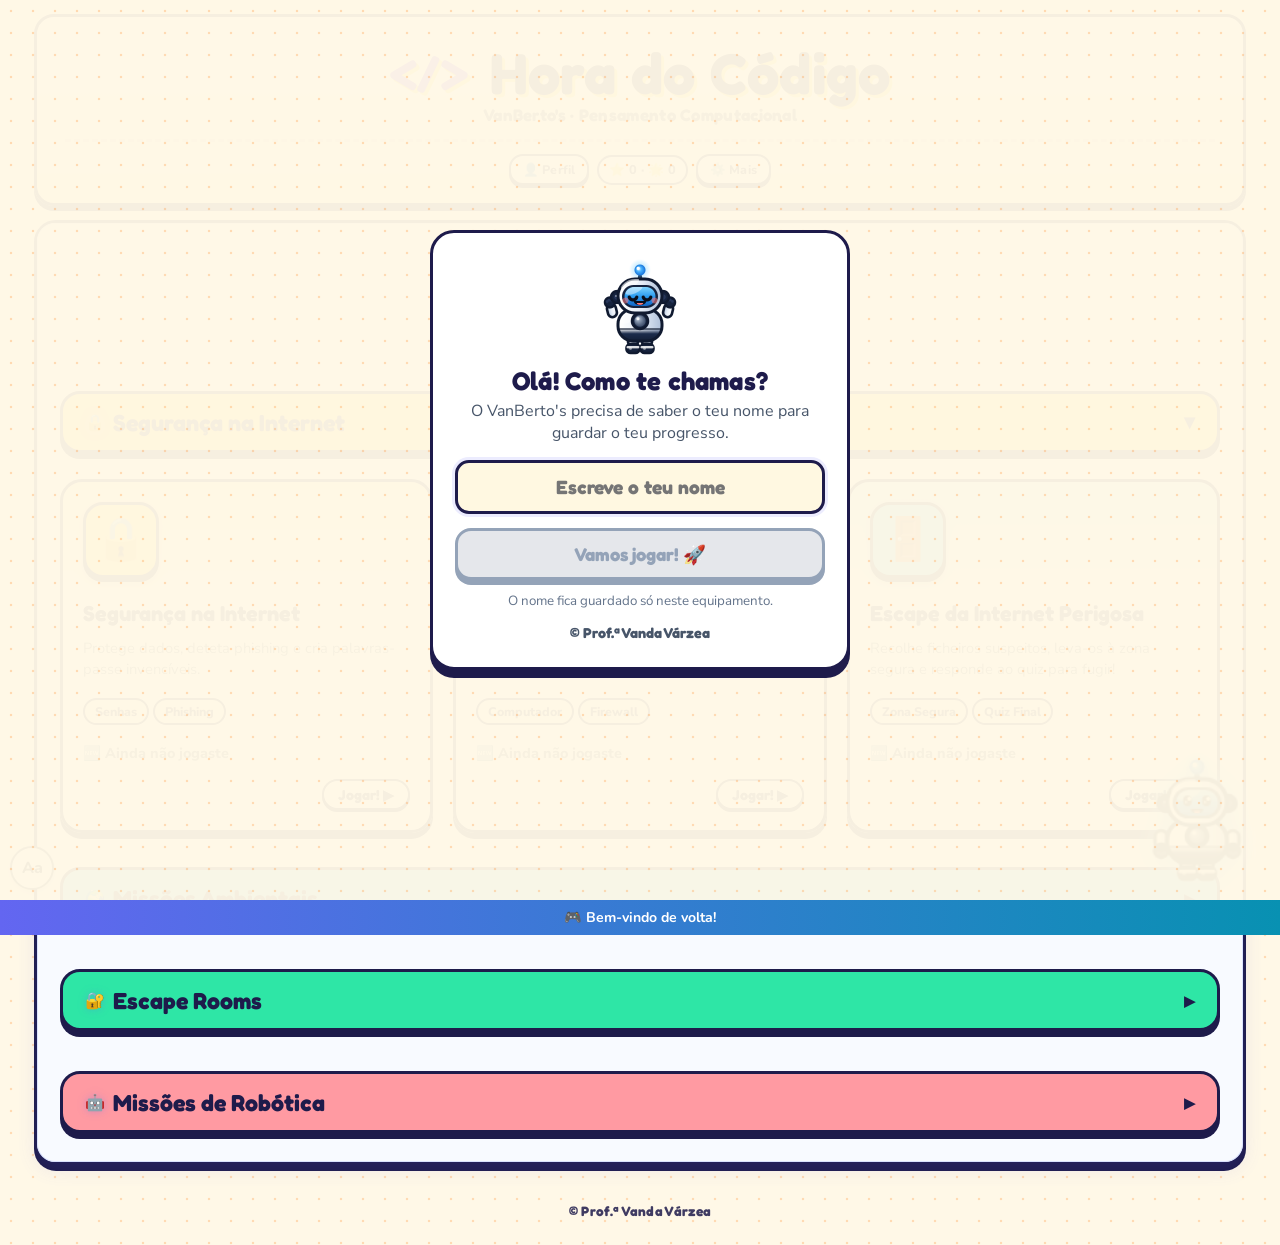
<file: index.html>
<!DOCTYPE html>
<html lang="pt-PT">
<head>
  <meta charset="UTF-8" />
    <meta name="theme-color" content="#ff9a3d" />
  <meta name="mobile-web-app-capable" content="yes" />
  <meta name="apple-mobile-web-app-capable" content="yes" />
  <meta name="apple-mobile-web-app-title" content="VanBerto's" />
  <meta name="apple-mobile-web-app-status-bar-style" content="default" />
  <link rel="manifest" href="manifest.webmanifest" />
  <link rel="icon" href="icons/icon-192.png" />
  <link rel="apple-touch-icon" href="icons/apple-touch-icon.png" />
  <title>Hora do Código · VanBerto's</title>
  <meta name="viewport" content="width=device-width, initial-scale=1.0, viewport-fit=cover" />
  <link rel="preconnect" href="https://fonts.googleapis.com">
  <link href="https://fonts.googleapis.com/css2?family=Fredoka:wght@500;600;700&family=Nunito:wght@400;600;700;800;900&family=Nunito+Sans:wght@400;600;700&display=swap" rel="stylesheet">
  <link rel="stylesheet" href="styles.css?v=25">
  <link rel="stylesheet" href="vb-blocos.css?v=1">
  <script src="head.js?v=16"></script>
</head>
<body>
  <div class="bg-layer"></div>
  <div class="wave-layer"></div>
  <div id="universe-transition"></div>

  <div id="app">
    <header>
      <div>
        <h1><span class="logo-emoji" id="logo-robot"></span> Hora do Código</h1>
        <div class="hdr-sub">VanBerto's · Pensamento Computacional</div>
      </div>
      <div class="badge-row">
        <button class="btn secondary small" id="btn-hdr-profile">👤 Perfil</button>
        <div class="badge" id="hdr-progress" title="Os teus níveis e estrelas">⭐ 0 · 🌟 0</div>
        <!-- Saudação com nome do aluno — inspirada no Dia da Criança -->
        <div id="vb-student-greeting">👤 <span id="vb-student-name-display"></span></div>
        <!-- Botão Pausa Professor — tecla P -->
        <button class="btn secondary small" id="btn-teacher-pause" title="Pausar jogo para a turma (P)">⏸️ Pausa</button>
        <button class="btn secondary small" id="btn-reset-level-top">🔁 Reiniciar nível</button>
        <button class="btn secondary small" id="btn-change-universe">🌍 Mudar universo</button>
        <div class="hdr-more-wrap">
          <button class="btn secondary small" id="btn-hdr-more" aria-haspopup="true" aria-expanded="false" aria-controls="hdr-more">⚙️ Mais</button>
          <div class="hdr-more qx-hidden" id="hdr-more">
            <button class="btn secondary small" id="btn-mute">🔊 Som</button>
            <button class="btn secondary small" id="btn-dark-mode">🌙 Modo escuro</button>
            <button class="btn secondary small" id="btn-lang">🇬🇧 English</button>
            <button class="btn secondary small" id="btn-fullscreen" title="Ecrã inteiro">⛶ Ecrã</button>
          </div>
        </div>
      </div>
    </header>

    <main>
      <div class="academy-shell">
        <!-- SIDEBAR -->
        <aside class="academy-side" aria-label="Navegação">
          <div class="side-brand">
            <div class="side-robot" id="side-robot"></div>
            <div class="side-brand-text">
              <div class="side-title">VanBerto's</div>
              <div class="side-sub" id="side-sub-universe">Escolhe um universo</div>
            </div>
          </div>
          <nav class="side-nav">
            <button class="side-link" id="side-home">🏠 Início</button>
            <button class="side-link" id="side-universes">🌍 Universos</button>
            <button class="side-link" id="side-profile">👤 Perfil</button>
            <div class="side-group" id="side-cycles-group" style="display:none;">
              <div class="side-group-title">Ciclos</div>
              <button class="side-link" id="side-1c">1.º Ciclo</button>
              <button class="side-link" id="side-2c">2.º Ciclo</button>
              <button class="side-link" id="side-3c" style="display:none;">3.º Ciclo</button>
              <button class="side-link" id="side-sec" style="display:none;">Secundário</button>
            </div>
            <div class="side-group">
              <div class="side-group-title">Progresso</div>
              <div class="side-progress" id="side-progress">⭐ 0 níveis concluídos</div>
            </div>
          </nav>
          <div class="side-footer">
            <div class="side-tip">💡 Pensa antes de agir!</div>
          </div>
        </aside>

        <!-- MAIN AREA -->
        <section class="academy-main" id="academy-main">

          <!-- ECRÃ UNIVERSO -->
          <section id="universe-screen" class="screen active">
            <div class="universe-hero">
              <div class="hero-robot-wrap">
                <div class="hero-glow"></div>
                <div class="hero-robot" id="hero-robot"></div>
              </div>
              <h2>Escolhe o teu universo!</h2>
              <p>Programa o VanBerto's e sobe de nível, do 1.º Ciclo ao Secundário.</p>
            </div>
            <div class="universe-grid">
              <!-- ===== GRUPO: SEGURANÇA NA INTERNET ===== -->
              <div class="universe-group-label" data-group="security"><span class="group-icon">🔒</span> Segurança na Internet</div>
              <div class="universe-card u-ciberseg" data-universe="ciberseg">
                <div class="u-icon">🔒</div>
                <div class="u-title">Segurança na Internet</div>
                <div class="u-desc">Protege dados, deteta phishing e cria palavras-passe invencíveis.</div>
                <div class="u-chips">
                  <span class="u-chip">Todos os Ciclos</span>
                  <span class="u-chip">Senhas</span>
                  <span class="u-chip">Phishing</span>
                  <span class="u-chip">Privacidade</span>
                </div>
              </div>
              <div class="universe-card u-missoes" data-universe="ciberseguras">
                <div class="u-icon">🛡️</div>
                <div class="u-title">Missões CiberSeguras</div>
                <div class="u-desc">Dentro do computador: combate malware fictício e protege a rede.</div>
                <div class="u-chips">
                  <span class="u-chip">Todos os Ciclos</span>
                  <span class="u-chip">Computador</span>
                  <span class="u-chip">Firewall</span>
                  <span class="u-chip">Passwords</span>
                </div>
              </div>
              <div class="universe-card u-escape" data-universe="escape">
                <div class="u-icon">🚪</div>
                <div class="u-title">Escape da Internet Perigosa</div>
                <div class="u-desc">Recolhe ficheiros suspeitos, leva-os à zona segura e responde ao quiz para fugir!</div>
                <div class="u-chips">
                  <span class="u-chip">Todos os Ciclos</span>
                  <span class="u-chip">Zona Segura</span>
                  <span class="u-chip">Quiz Final</span>
                  <span class="u-chip">Porta de Saída</span>
                </div>
              </div>
              <!-- ===== GRUPO: AMBIENTE ===== -->
              <div class="universe-group-label" data-group="environment"><span class="group-icon">🌍</span> Missões Ambientais</div>
              <div class="universe-card u-ambiente" data-universe="ambiente">
                <div class="u-icon">🌱</div>
                <div class="u-title">Missões Ambientais</div>
                <div class="u-desc">Cuida da floresta, recicla e ajuda a cidade sustentável a crescer.</div>
                <div class="u-chips">
                  <span class="u-chip">Todos os Ciclos</span>
                  <span class="u-chip">Oceanos</span>
                  <span class="u-chip">Reciclagem</span>
                  <span class="u-chip">Energia</span>
                </div>
              </div>
              <div class="universe-card u-agua" data-universe="agua">
                <div class="u-icon">💧</div>
                <div class="u-title">Missões da Água</div>
                <div class="u-desc">Limpa oceanos, repara fugas e protege as nascentes da nossa água.</div>
                <div class="u-chips">
                  <span class="u-chip">Todos os Ciclos</span>
                  <span class="u-chip">Oceano</span>
                  <span class="u-chip">Torneira</span>
                  <span class="u-chip">Nascente</span>
                </div>
              </div>
              <div class="universe-card u-ar" data-universe="ar">
                <div class="u-icon">🌬️</div>
                <div class="u-title">Qualidade do Ar</div>
                <div class="u-desc">Reduz a poluição, instala filtros e monitoriza a qualidade do ar.</div>
                <div class="u-chips">
                  <span class="u-chip">Todos os Ciclos</span>
                  <span class="u-chip">Cidade</span>
                  <span class="u-chip">Vento</span>
                  <span class="u-chip">Mobilidade</span>
                </div>
              </div>
              <!-- ===== VanBerto's Escape Rooms (Segurança + Ambiente) ===== -->
              <div class="universe-group-label" data-group="escaperooms"><span class="group-icon">🔐</span> Escape Rooms</div>
              <div class="universe-card u-escaperooms" data-universe="escaperooms">
                <div class="u-icon">🔐</div>
                <div class="u-title">VanBerto's Escape Rooms</div>
                <div class="u-desc">5 salas temáticas com puzzles, anagramas e desafios. Internet, Água, Ar, Malware e Fake News!</div>
                <div class="u-chips">
                  <span class="u-chip">Internet</span>
                  <span class="u-chip">Água</span>
                  <span class="u-chip">Ar</span>
                  <span class="u-chip">Fake News</span>
                </div>
              </div>
              <!-- ===== VanBerto's Missões de Robótica (Fábrica + Cão Robô) ===== -->
              <div class="universe-group-label" data-group="blocos"><span class="group-icon">🤖</span> Missões de Robótica</div>
              <div class="universe-card u-fabrica" data-universe="fabrica" role="button" tabindex="0">
                <div class="u-icon">🏭</div>
                <div class="u-title">Fábrica de Carros</div>
                <div class="u-desc">Programa uma fábrica 3D: solda, pinta, monta o motor e as rodas e entrega o carro.</div>
                <div class="u-chips">
                  <span class="u-chip">Blocos</span>
                  <span class="u-chip">Python</span>
                  <span class="u-chip">3D</span>
                </div>
              </div>
              <div class="universe-card u-fabrica" data-universe="natal" role="button" tabindex="0">
                <div class="u-icon">🎅</div>
                <div class="u-title">Fábrica do Pai Natal</div>
                <div class="u-desc">Comanda os duendes do Pai Natal: faz os brinquedos, embrulha, põe laços e cartões e carrega o trenó.</div>
                <div class="u-chips">
                  <span class="u-chip">Blocos</span>
                  <span class="u-chip">Python</span>
                </div>
              </div>
              <div class="universe-card u-casa" data-universe="casa" role="button" tabindex="0">
                <div class="u-icon">🐕</div>
                <div class="u-title">Cão Robô</div>
                <div class="u-desc">Guia o cão robô até à tigela, acende as luzes e abre as portas da casa.</div>
                <div class="u-chips">
                  <span class="u-chip">Blocos</span>
                  <span class="u-chip">Python</span>
                  <span class="u-chip">3D</span>
                </div>
              </div>
            </div>
          </section>

          <!-- MENU (ciclos) -->
          <section id="menu-screen" class="screen hidden">
            <div style="display:flex;justify-content:space-between;align-items:center;flex-wrap:wrap;gap:6px;margin-bottom:8px;">
              <button class="btn secondary small" id="btn-back-universes-menu">🌍 Universos</button>
              <button class="btn secondary small" id="btn-profile-mobile">👤 Perfil</button>
            </div>
            <div class="menu-layout">
              <div class="hero">
                <div class="hero-top">
                  <div class="hero-text">
                    <h2 id="menu-title">Programa o robô!</h2>
                    <p id="menu-desc">Escolhe o teu ciclo e começa a missão.</p>
                  </div>
                  <div class="hero-robot-wrap">
                    <div class="hero-glow"></div>
                    <div class="hero-robot" id="hero-robot-menu"></div>
                  </div>
                </div>
                <div class="hero-bottom">
                  <span class="pill">💡 Pensa antes de agir.</span>
                  <span class="pill">📥 Só 1 objeto de cada vez.</span>
                  <span class="pill">⭐ Menos movimentos = mais estrelas.</span>
                </div>
              </div>
              <div>
                <div class="menu-header">
                  <h2>Escolhe o teu ciclo</h2>
                  <p id="menu-cycle-desc">Começa pelo 1.º Ciclo e sobe de nível.</p>
                </div>
                <div class="cycle-grid" id="cycle-grid">
                  <!-- Filled dynamically -->
                </div>
              </div>
            </div>
          </section>

          <!-- PERFIL -->
          <section id="profile-screen" class="screen hidden">
            <div class="back-row">
              <button class="btn secondary small" id="btn-back-profile">← Voltar</button>
              <span class="small-text">👤 O meu Perfil</span>
            </div>

            <!-- Nome + stats globais -->
            <div style="background:rgba(238,242,255,0.6);border:1.5px solid rgba(199,210,254,0.6);border-radius:var(--radius-md);padding:14px 18px;margin-bottom:14px;">
              <div style="display:flex;align-items:center;gap:12px;flex-wrap:wrap;">
                <div style="flex:1;min-width:180px;">
                  <div style="font-size:.78rem;color:var(--muted);font-weight:700;margin-bottom:4px;">O teu nome</div>
                  <input id="student-name-input" type="text" placeholder="Escreve o teu nome..." maxlength="40"
                    style="width:100%;padding:8px 12px;border-radius:10px;border:1.5px solid #c7d2fe;font-size:.9rem;outline:none;">
                </div>
                <div id="overall-stats" style="font-size:.85rem;color:var(--muted);text-align:center;min-width:120px;"></div>
              </div>
            </div>

            <!-- Grid: conquistas + progresso -->
            <div id="profile-content-grid" style="display:grid;grid-template-columns:1fr 1fr;gap:16px;align-items:start;">
              <div>
                <h3 style="margin:0 0 8px;font-size:.95rem;">🏆 Conquistas</h3>
                <div id="badge-grid"></div>
              </div>
              <div>
                <h3 style="margin:0 0 8px;font-size:.95rem;">📊 Progresso por tema</h3>
                <div id="theme-progress-list">
                  <div id="profile-no-universe" style="font-size:.82rem;color:var(--muted);padding:8px;display:none;">Seleciona um universo para ver o teu progresso por tema.</div>
                </div>
              </div>
            </div>
          </section>

          <!-- TEMAS 1.º CICLO -->
          <section id="themes-1c" class="screen hidden">
            <div class="back-row">
              <button class="btn secondary small" id="btn-back-menu-1c">← Voltar ao menu</button>
              <span class="small-text" id="cycle-desc-1c">1.º Ciclo · Comandos imediatos.</span>
            </div>
            <div class="theme-grid" id="theme-grid-1c"></div>
          </section>

          <!-- TEMAS 2.º CICLO -->
          <section id="themes-2c" class="screen hidden">
            <div class="back-row">
              <button class="btn secondary small" id="btn-back-menu-2c">← Voltar ao menu</button>
              <span class="small-text" id="cycle-desc-2c">2.º Ciclo · Planeia a sequência.</span>
            </div>
            <div class="theme-grid" id="theme-grid-2c"></div>
          </section>

          <!-- TEMAS 3.º CICLO -->
          <section id="themes-3c" class="screen hidden">
            <div class="back-row">
              <button class="btn secondary small" id="btn-back-menu-3c">← Voltar ao menu</button>
              <span class="small-text" id="cycle-desc-3c">3.º Ciclo · Sequência e otimização.</span>
            </div>
            <div class="theme-grid" id="theme-grid-3c"></div>
          </section>

          <!-- TEMAS SECUNDÁRIO -->
          <section id="themes-sec" class="screen hidden">
            <div class="back-row">
              <button class="btn secondary small" id="btn-back-menu-sec">← Voltar ao menu</button>
              <span class="small-text" id="cycle-desc-sec">Secundário · Estratégia e eficiência.</span>
            </div>
            <div class="theme-grid" id="theme-grid-sec"></div>
          </section>

          <!-- ECRÃ JOGO -->
          <section id="game-screen" class="screen hidden">
            <div class="back-row">
              <div class="breadcrumbs">
                <button class="btn secondary small" id="btn-back-themes">← Temas</button>
                <span> / <strong id="crumb-theme">Tema</strong> · <span id="crumb-level">Nível 1</span></span>
              </div>
              <div style="display:flex;align-items:center;gap:6px;flex-wrap:wrap;">
                <button class="btn secondary small" id="btn-main-menu">🏠 Menu</button>
                <button class="btn secondary small" id="btn-show-tut" title="Rever tutorial" style="padding:4px 9px;">❓</button>
                <span class="pill" id="pill-difficulty">Dificuldade: fácil</span>
              </div>
            </div>
            <div class="game-layout">
              <div>
                <div class="level-info">
                  <div class="level-title">
                    <span id="level-title-text">Título</span>
                    <span id="level-emoji">🌱</span>
                  </div>
                  <div class="level-desc" id="level-desc">Descrição do objetivo.</div>
                  <div class="tag-row">
                    <span class="tag">🧩 Recolhe todos e deposita no 📥.</span>
                    <span class="tag">📥 Só <strong>1 objeto</strong> de cada vez.</span>
                    <span class="tag">⭐ Ótimo = 3 estrelas.</span>
                    <span class="tag" id="tag-optimal">🏁 Ótimo: —</span>
                    <span class="view-ctrls" role="group" aria-label="Vista do tabuleiro">
                    <button type="button" class="tag tag-btn" id="btn-3d" aria-pressed="true" title="Alternar tabuleiro 2D / 3D">🧊 3D</button>
                    <button type="button" class="tag tag-btn" id="btn-cam-l" title="Rodar o tabuleiro para a esquerda" aria-label="Rodar o tabuleiro para a esquerda">⟲</button>
                    <button type="button" class="tag tag-btn" id="btn-cam-r" title="Rodar o tabuleiro para a direita" aria-label="Rodar o tabuleiro para a direita">⟳</button>
                    <button type="button" class="tag tag-btn" id="btn-tilt" title="Mudar a inclinação da vista" aria-label="Mudar a inclinação da vista">📐 Média</button>
                    <button type="button" class="tag tag-btn" id="btn-follow" aria-pressed="false" title="A câmara segue o robô" aria-label="A câmara segue o robô">🎥 Seguir</button>
                    <button type="button" class="tag tag-btn" id="btn-cam-reset" title="Recentrar a vista (também: duplo clique no tabuleiro)" aria-label="Recentrar a vista">🎯 Recentrar</button>
                    </span>
                  </div>
                </div>
                <div class="grid-wrapper">
                  <div id="grid" class="grid"></div>
                </div>
              </div>
              <div>
                <div class="tag-row" style="margin-bottom:6px;">
                  <span class="tag">🎮 Comandos do robô</span>
                </div>
                <div class="dpad-wrap" role="group" aria-label="Comandos do robô">
                  <button class="dpad-btn cmd-btn dp-move" id="btn-cmd-move" data-cmd="MOVE" aria-label="Avançar o robô"><span class="dpad-arrow">⬆️</span><span class="dpad-label">Avançar</span></button>
                  <button class="dpad-btn cmd-btn dp-left" id="btn-cmd-left" data-cmd="LEFT" aria-label="Rodar à esquerda"><span class="dpad-arrow">↩️</span><span class="dpad-label">Esq.</span></button>
                  <div class="dpad-center"><div class="dpad-compass" id="dpad-compass" role="img" aria-label="Direção do robô" title="Direção do robô">
                    <svg class="compass-needle" id="compass-needle" viewBox="0 0 24 24" aria-hidden="true" focusable="false"><polygon points="12,1.5 19,20.5 12,16.4 5,20.5"/><polygon class="tail" points="12,16.4 19,20.5 12,22.5 5,20.5"/></svg>
                  </div></div>
                  <button class="dpad-btn cmd-btn dp-right" id="btn-cmd-right" data-cmd="RIGHT" aria-label="Rodar à direita"><span class="dpad-arrow">↪️</span><span class="dpad-label">Dir.</span></button>
                  <button class="dpad-btn cmd-btn dp-back" id="btn-cmd-back" data-cmd="BACK" aria-label="Recuar o robô"><span class="dpad-arrow">⬇️</span><span class="dpad-label">Recuar</span></button>
                  <button class="dpad-btn cmd-btn dpad-action-btn dp-collect" id="btn-cmd-collect" data-cmd="COLLECT" aria-label="Recolher objeto"><span class="dpad-arrow">✋</span><span class="dpad-label">Recolher</span></button>
                  <button class="dpad-btn cmd-btn dpad-action-btn dp-drop" id="btn-cmd-drop" data-cmd="DROP" aria-label="Depositar objeto"><span class="dpad-arrow">📥</span><span class="dpad-label">Depositar</span></button>
                </div>
                <div id="queue-box" class="queue-box hidden">
                  <span id="queue-label" style="margin-right:4px;font-size:.78rem;font-weight:600;">Sequência:</span>
                  <div class="queue-mode-tabs qx-hidden" id="queue-mode-tabs" role="group" aria-label="Como queres programar o robô?">
                    <button type="button" class="btn small" id="tab-blocks" aria-pressed="true">🧩 Blocos</button>
                    <button type="button" class="btn secondary small" id="tab-write" aria-pressed="false">✍️ Escrever</button>
                  </div>
                  <div id="queue-commands" style="display:flex;flex-wrap:wrap;gap:4px;"></div>
                  <pre id="queue-pseudo" class="qx-hidden" aria-label="O teu programa em pseudocódigo"></pre>
                  <div class="queue-blocks-toolbar qx-hidden" id="queue-blocks-toolbar">
                    <button class="btn secondary small" id="btn-block-repeat" title="Repete os passos que escolheres N vezes">🔁 Repetir</button>
                    <button class="btn secondary small qx-hidden" id="btn-pseudo-toggle" aria-pressed="false" title="Mostra a tua sequência escrita em pseudocódigo">👁️ Pseudocódigo</button>
                    <div class="queue-repeat-picker qx-hidden" id="queue-repeat-picker">
                      <span class="queue-blocks-hint">Quantas vezes?</span>
                      <button class="btn small times-btn" data-times="2">2×</button>
                      <button class="btn small times-btn" data-times="3">3×</button>
                      <button class="btn small times-btn" data-times="4">4×</button>
                      <button class="btn small times-btn" data-times="5">5×</button>
                      <button class="btn secondary small" id="btn-repeat-cancel">❌</button>
                    </div>
                    <div class="queue-group-active qx-hidden" id="queue-group-active">
                      <span class="queue-blocks-hint" id="queue-group-hint"></span>
                      <button class="btn small" id="btn-group-close">✅ Fechar</button>
                      <button class="btn secondary small" id="btn-group-cancel">❌ Cancelar</button>
                    </div>
                  </div>
                  <div class="write-panel qx-hidden" id="write-panel">
                    <div class="write-tools">
                      <button type="button" class="btn secondary small" id="wr-repeat" title="Escreve uma linha REPETIR — os passos a repetir vão por baixo, mais para dentro">🔁 REPETIR</button>
                      <button type="button" class="btn secondary small" id="wr-indent" title="Põe a linha mais para dentro (Tab)">⇥ Indentar</button>
                      <button type="button" class="btn secondary small" id="wr-outdent" title="Põe a linha mais para fora (Shift+Tab)">⇤ Desindentar</button>
                    </div>
                    <pre id="write-demo" class="qx-hidden" aria-label="Demonstração: o programa a ser escrito e executado"></pre>
                    <textarea id="write-code" rows="8" wrap="off" spellcheck="false" autocomplete="off" autocorrect="off" autocapitalize="off"
                      aria-label="Escreve o teu programa em pseudocódigo, um comando por linha"
                      placeholder="// Um comando por linha. Por exemplo:&#10;AVANÇAR&#10;REPETIR 2 VEZES&#10;    VIRAR À DIREITA&#10;    AVANÇAR"></textarea>
                    <div class="write-msg" id="write-msg" role="status" aria-live="polite"></div>
                    <div class="qx-actions">
                      <button type="button" class="btn small" id="wr-run">▶️ Executar</button>
                      <button type="button" class="btn secondary small" id="wr-clear">🧹 Limpar</button>
                      <button type="button" class="btn secondary small" id="wr-to-blocks" title="Converte o que escreveste em blocos (substitui os blocos que lá estiverem)">🧩 Ver em blocos</button>
                    </div>
                    <details class="write-help">
                      <summary>📖 Que palavras posso usar?</summary>
                      <div>
                        Um comando por linha: <code>AVANÇAR</code> · <code>RECUAR</code> · <code>VIRAR À ESQUERDA</code> · <code>VIRAR À DIREITA</code> · <code>APANHAR</code> · <code>DEPOSITAR</code><br>
                        Para repetir: <code>REPETIR 3 VEZES</code> e, nas linhas de baixo, os passos a repetir <b>mais para dentro</b> (tecla Tab ou 4 espaços). Podes pôr um REPETIR dentro de outro (até 2 níveis).<br>
                        Comentários começam por <code>//</code>. Maiúsculas, minúsculas e acentos não importam.<br>
                        Ao carregar em ▶️ Executar, o nível recomeça sempre do início. Os botões de direção e as teclas W A S D E F também escrevem a linha por ti. (Esc e depois Tab sai da caixa de texto.)
                      </div>
                    </details>
                  </div>
                </div>
                <div class="feedback-box" id="feedback"></div>
                <div class="controls-row">
                  <button class="btn small" id="btn-run-queue">▶️ Executar</button>
                  <button class="btn secondary small" id="btn-undo-queue">↩ Apagar</button>
                  <button class="btn secondary small" id="btn-clear-queue">🧹 Limpar</button>
                  <button class="btn secondary small" id="btn-reset-level">↺ Reiniciar</button>
                  <button class="btn secondary small" id="btn-reset-theme" title="Volta ao nível 1 deste tema e apaga o progresso do tema">🗑 Reset tema</button>
                  <button class="btn secondary small qx-hidden" id="btn-demo" title="Mostra uma forma de resolver este nível">🎬 Demonstração</button>
                  <button class="btn secondary small qx-hidden" id="btn-pseudo-challenge" title="Perguntas para ler pseudocódigo e prever o que o robô faz">🧠 Desafio de Pseudocódigo</button>
                  <button class="btn secondary small qx-hidden" id="btn-cert-theme" title="Certificado deste tema">🎓 Certificado</button>
                  <button class="btn secondary small qx-hidden" id="btn-cert-cycle" title="Certificado de todo o ciclo">🎓 Ciclo</button>
                </div>
                <div class="status-bar">
                  <div class="moves" id="moves">Movimentos: 0</div>
                  <div style="display:flex;align-items:center;gap:6px;flex-wrap:wrap;">
                    <div class="small-text" id="hint-text"></div>
                    <button id="btn-show-solution">💡 Ver solução</button>
                    <span class="attempt-counter" id="attempt-counter"></span>
                  </div>
                  <div class="small-text kbd-hint" id="kbd-hint">⌨️ W/↑ avançar · S/↓ recuar · A/← esq · D/→ dir · E recolher · F depositar</div>
                </div>
                <div id="solution-banner">
                  <span id="solution-banner-text">🗺️ Caminho ótimo mostrado na grelha.</span>
                  <button id="solution-banner-hide" onclick="hideSolutionPath()">Esconder</button>
                </div>
              </div>
            </div>
          </section>

        </section><!-- /academy-main -->
      </div><!-- /academy-shell -->
    </main>
    <div id="app-footer">© Prof.ª Vanda Várzea</div>
  </div>

  <!-- POPUP QUIZ ESCAPE -->
  <div class="popup" id="popup-escape-quiz">
    <div class="popup-inner" id="popup-escape-quiz-inner" style="max-width:430px;text-align:left;">
    </div>
  </div>

  <!-- POPUP NÍVEL CONCLUÍDO -->
  <div class="popup" id="popup-complete">
    <div class="popup-inner">
      <div class="popup-confetti" id="popup-confetti"></div>
      <!-- VanBerto + bubble -->
      <div class="popup-vb-row">
        <div class="popup-vb-avatar" id="popup-vb-avatar"></div>
        <div class="popup-vb-bubble" id="popup-vb-msg">Ótimo trabalho! 🎉</div>
      </div>
      <h3 id="popup-title">Nível concluído!</h3>
      <div class="popup-stars">
        <span class="popup-star" id="popup-star1">⭐</span>
        <span class="popup-star" id="popup-star2">⭐</span>
        <span class="popup-star" id="popup-star3">⭐</span>
      </div>
      <div class="popup-divider"></div>
      <p id="popup-text"></p>
      <div class="popup-btns" id="popup-btns">
        <button class="btn small" id="popup-next">Continuar ➡️</button>
        <button class="btn secondary small" id="popup-share" hidden>📋 Copiar resultado</button>
        <button class="btn secondary small qx-hidden" id="popup-cert-btn">🎓 Certificado do tema</button>
        <button class="btn secondary small qx-hidden" id="popup-cert-cycle-btn">🎓 Certificado do ciclo</button>
      </div>
    </div>
  </div>

  <!-- CERTIFICADO (por tema e por ciclo) -->
  <div class="cert-overlay qx-hidden" id="certificateOverlay" role="dialog" aria-modal="true" aria-label="Certificado">
    <div class="certificate-card">
      <img id="certImage" class="cert-image" alt="Certificado" />
      <div class="cert-src" aria-hidden="true" style="display:none">
      <div class="certificate-header">
        <div class="certificate-seal">🏛️</div>
        <h2 class="certificate-title">Certificado Oficial</h2>
        <p class="certificate-subtitle" id="certSubtitle">de Pensamento Computacional</p>
      </div>
      <div class="certificate-robot"><span class="certificate-bot" aria-hidden="true">🤖</span><div class="certificate-brand">VanBerto's</div></div>
      <div class="certificate-body">
        <p class="certificate-text">Este certificado é atribuído a</p>
        <p class="certificate-name" id="certPlayerName">Programador(a)</p>
        <p class="certificate-text" id="certAchText"></p>
        <p class="certificate-highlight" id="certHighlight"></p>
        <p class="certificate-text" id="certFinalText"></p>
      </div>
      <div class="certificate-stats">
        <div class="cert-stat"><span class="cert-stat-icon">📚</span><strong id="certThemes">0/0</strong><span id="certStatLabel">níveis</span></div>
        <div class="cert-stat"><span class="cert-stat-icon">⭐</span><strong id="certStars">0/0</strong><span>estrelas</span></div>
        <div class="cert-stat"><span class="cert-stat-icon">🏆</span><strong id="certMedal">—</strong><span>medalha</span></div>
      </div>
      <p class="certificate-date" id="certDate"></p>
      <div class="certificate-signature"><div class="cert-sig-line"></div><p class="cert-sig-name">Prof.ª Vanda Várzea</p></div>
      </div>
      <div class="cert-btns">
        <button class="btn secondary small" id="btnCertBack">← Voltar</button>
        <button class="btn small" id="btnCertPrint">🖨️ Imprimir</button>
        <button class="btn small" id="btnCertPng">🖼️ Guardar PNG</button>
      </div>
    </div>
  </div>

  <audio id="soundMove"    src="https://actions.google.com/sounds/v1/cartoon/clang_and_wobble.ogg"></audio>
  <audio id="soundSuccess" src="https://actions.google.com/sounds/v1/cartoon/wood_plank_flicks.ogg"></audio>
  <audio id="soundError"   src="https://actions.google.com/sounds/v1/cartoon/boing.ogg"></audio>
  <audio id="soundBump"    src="https://actions.google.com/sounds/v1/cartoon/boing.ogg"></audio>
  <audio id="soundVictory" src="https://actions.google.com/sounds/v1/cartoon/clang_and_wobble.ogg"></audio>

<!-- ── MASCOTE ÚNICA: robô flutuante no canto inferior direito (escondida no ecrã de jogo) ── -->
<div id="fixed-robot-wrap">
  <div class="fixed-bubble" id="fixedRobotBubble" role="status" aria-live="polite">Olá! 😊</div>
  <canvas class="fixed-robot" id="fixed-robot-cv" width="96" height="96" role="button" tabindex="0" aria-label="Robô VanBerto's — clica para falar"></canvas>
  <div class="fixed-glow"></div>
</div>

<script src="app.js?v=24"></script>
<script src="vb-blocos.js?v=2"></script>

  <!-- ===== ESCAPE ROOMS OVERLAY ===== -->
  <div id="er-overlay">
    <div class="er-bg-glow"></div>
    <div id="er-app">
      <!-- Header -->
      <div class="er-header">
        <div style="display:flex;align-items:center;gap:10px;">
          <span id="er-logo-robot" style="width:36px;height:36px;display:block;flex-shrink:0;filter:drop-shadow(0 2px 8px rgba(99,102,241,.25));"></span>
          <div>
            <h1>VanBerto's <em>Escape Rooms</em></h1>
          </div>
        </div>
        <div style="display:flex;gap:7px;flex-wrap:wrap;align-items:center;">
          <button class="btn secondary small" id="er-btn-mute">🔊 Som</button>
          <button class="btn secondary small" id="er-btn-hub">🏠 Escolher sala</button>
          <button class="btn secondary small" id="er-btn-universe">🌍 Mudar universo</button>
          <button class="btn secondary small" id="er-btn-back">← Voltar ao jogo</button>
        </div>
      </div>

      <!-- HUB screen -->
      <div id="er-hub-screen" style="background:rgba(249,250,251,.97);border-radius:16px;border:1px solid #e5e7eb;box-shadow:0 4px 18px rgba(148,163,184,.2);padding:18px;">
        <div class="er-hub-hero">
          <div class="er-float" id="er-hub-robot" style="width:70px;height:70px;margin:0 auto 10px;"></div>
          <h2>Escolhe a tua missão!</h2>
          <p>5 Escape Rooms temáticos. Abre todas as portas, resolve os puzzles e ajuda o VanBerto's a salvar o mundo digital e o ambiente!</p>
        </div>
        <div class="er-rooms-grid" id="er-rooms-grid"></div>
      </div>

      <!-- GAME screen -->
      <div id="er-game-screen" style="display:none;">
        <div class="er-game-wrap" id="er-game-wrap">
          <div id="er-topbar" class="er-topbar"></div>
          <div class="er-progress-strip"><div class="er-progress-fill" id="er-progress-fill" style="width:0%"></div></div>
          <div class="er-body">
            <div class="er-sidebar" id="er-doors-sidebar"></div>
            <div class="er-panel" id="er-mission-panel">
              <div>
                <div class="er-mission-title" id="er-mission-title">Escolhe uma porta</div>
                <div style="font-size:.75rem;color:#64748b;" id="er-mission-topic">Começa na Porta 1</div>
              </div>
              <div class="er-speech">
                <span id="er-speech-robot" style="width:26px;height:26px;flex-shrink:0;"></span>
                <span id="er-mission-speech">Olá! Escolhe a primeira porta para começar!</span>
              </div>
              <div class="er-puzzle" id="er-mission-content"><div class="er-mini">Clica numa porta para ver o desafio.</div></div>
              <div class="er-feedback info" id="er-feedback">Selecciona uma porta desbloqueada para começar.</div>
              <div id="er-hint-area"></div>
              <div id="er-teacher-area"></div>
            </div>
          </div>
          <div class="er-bottombar">
            <div style="display:flex;gap:6px;">
              <button class="btn secondary small" id="er-btn-prev">◀ Anterior</button>
              <button class="btn secondary small" id="er-btn-next">Próxima ▶</button>
            </div>
            <div style="display:flex;gap:6px;flex-wrap:wrap;">
              <button class="btn secondary small" id="er-btn-hint">💡 Pista</button>
              <button class="btn secondary small" id="er-btn-teacher">🔒 Notas professora</button>
              <button class="btn secondary small" id="er-btn-restart">↺ Recomeçar</button>
            </div>
          </div>
        </div>
      </div>
    </div>
  </div>

  <!-- ER POPUP FINAL -->
  <div class="er-popup" id="er-popup-final">
    <div class="er-popup-inner">
      <div class="er-conf-wrap" id="er-confetti-wrap"></div>
      <div style="font-size:2.2rem;margin-bottom:4px;" id="er-final-emoji">🎉</div>
      <h3 id="er-final-title">Missão concluída!</h3>
      <p id="er-final-text"></p>
      <div id="er-final-summary"></div>
      <div class="er-kpi-grid" id="er-final-kpis"></div>
      <div class="er-popup-btns">
        <button class="btn small" id="er-btn-final-restart">🔁 Jogar de novo</button>
        <button class="btn secondary small" id="er-btn-final-hub">🏠 Escolher sala</button>
      </div>
    </div>
  </div>

  <!-- ER POPUP TIMEOUT -->
  <div class="er-popup" id="er-popup-timeup">
    <div class="er-popup-inner">
      <div style="font-size:1.8rem;margin-bottom:5px;">⏰</div>
      <h3>O tempo esgotou!</h3>
      <p id="er-timeup-text">Não conseguiste abrir todas as portas a tempo. Tenta de novo!</p>
      <div class="er-popup-btns">
        <button class="btn small" id="er-btn-timeup-restart">🔁 Tentar de novo</button>
        <button class="btn secondary small" id="er-btn-timeup-hub">🏠 Escolher sala</button>
      </div>
    </div>
  </div>

  <audio id="er-sndCorrect" src="https://actions.google.com/sounds/v1/cartoon/wood_plank_flicks.ogg"></audio>
  <audio id="er-sndWrong"   src="https://actions.google.com/sounds/v1/cartoon/boing.ogg"></audio>
  <audio id="er-sndDoor"    src="https://actions.google.com/sounds/v1/cartoon/clang_and_wobble.ogg"></audio>
  <audio id="er-sndVictory" src="https://actions.google.com/sounds/v1/cartoon/wood_plank_flicks.ogg"></audio>

</body>
</html>
</file>
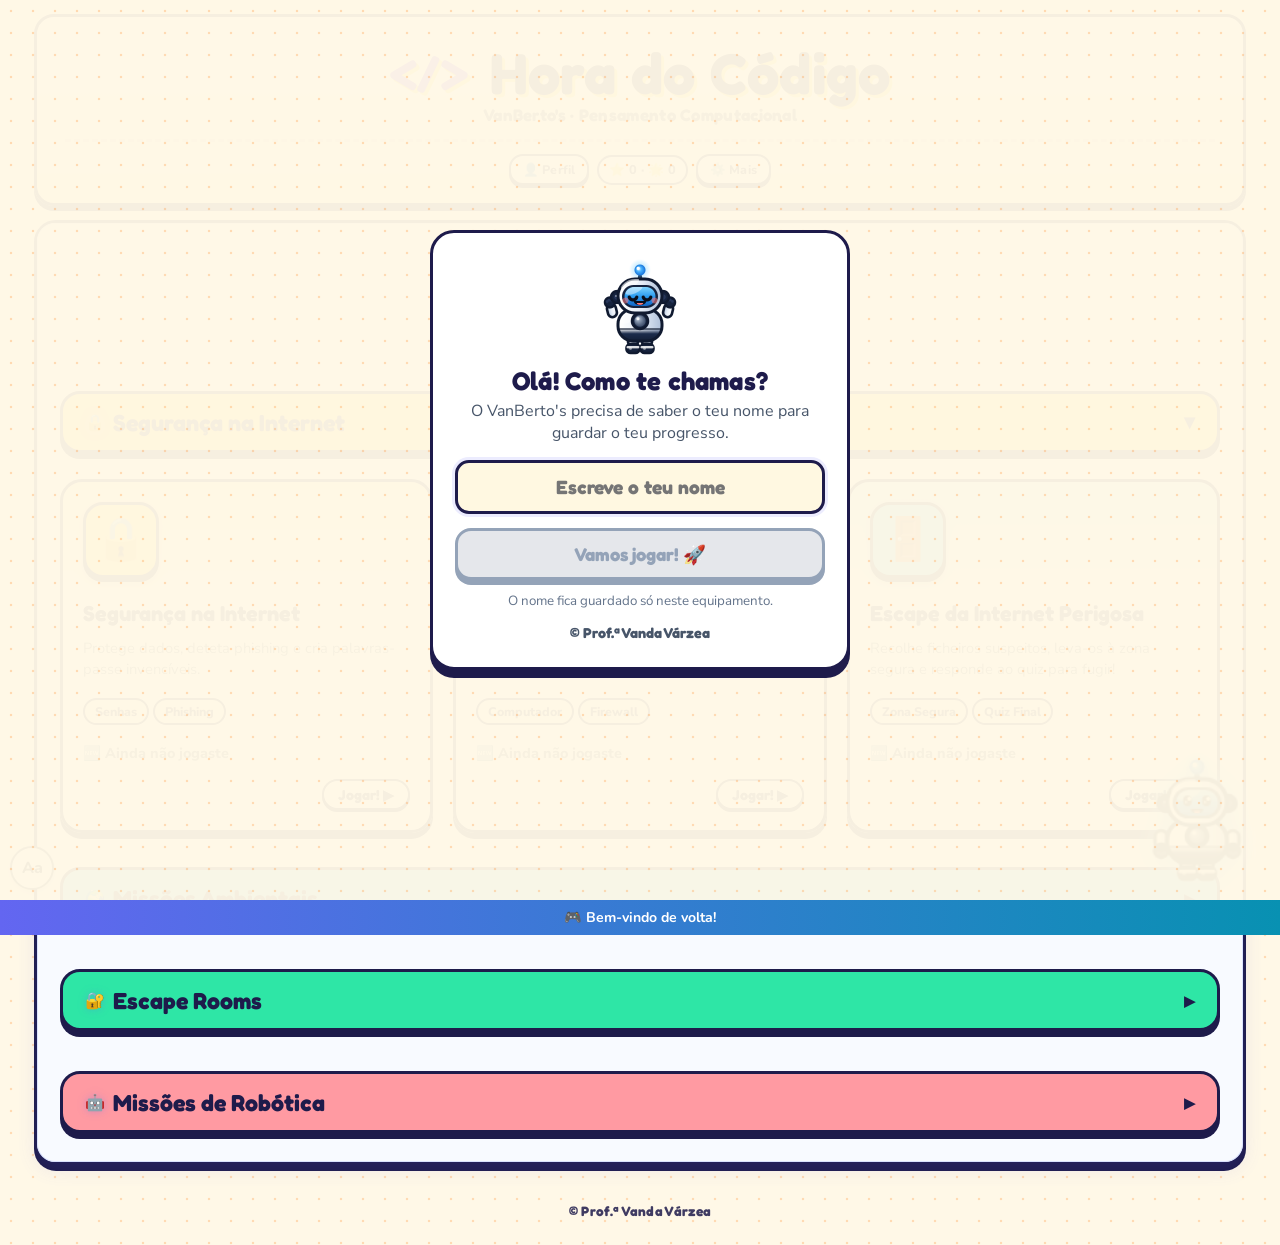
<file: Hora_do_Codigo_v6/index.html>
<!DOCTYPE html>
<html lang="pt-PT">
<head>
  <meta charset="UTF-8" />
    <meta name="theme-color" content="#ff9a3d" />
  <meta name="mobile-web-app-capable" content="yes" />
  <meta name="apple-mobile-web-app-capable" content="yes" />
  <meta name="apple-mobile-web-app-title" content="VanBerto's" />
  <meta name="apple-mobile-web-app-status-bar-style" content="default" />
  <link rel="manifest" href="manifest.webmanifest" />
  <link rel="icon" href="icons/icon-192.png" />
  <link rel="apple-touch-icon" href="icons/apple-touch-icon.png" />
  <title>Hora do Código · VanBerto's</title>
  <meta name="viewport" content="width=device-width, initial-scale=1.0, viewport-fit=cover" />
  <link rel="preconnect" href="https://fonts.googleapis.com">
  <link href="https://fonts.googleapis.com/css2?family=Fredoka:wght@500;600;700&family=Nunito:wght@400;600;700;800;900&family=Nunito+Sans:wght@400;600;700&display=swap" rel="stylesheet">
  <link rel="stylesheet" href="styles.css?v=25">
  <link rel="stylesheet" href="vb-blocos.css?v=1">
  <script src="head.js?v=16"></script>
</head>
<body>
  <div class="bg-layer"></div>
  <div class="wave-layer"></div>
  <div id="universe-transition"></div>

  <div id="app">
    <header>
      <div>
        <h1><span class="logo-emoji" id="logo-robot"></span> Hora do Código</h1>
        <div class="hdr-sub">VanBerto's · Pensamento Computacional</div>
      </div>
      <div class="badge-row">
        <button class="btn secondary small" id="btn-hdr-profile">👤 Perfil</button>
        <div class="badge" id="hdr-progress" title="Os teus níveis e estrelas">⭐ 0 · 🌟 0</div>
        <!-- Saudação com nome do aluno — inspirada no Dia da Criança -->
        <div id="vb-student-greeting">👤 <span id="vb-student-name-display"></span></div>
        <!-- Botão Pausa Professor — tecla P -->
        <button class="btn secondary small" id="btn-teacher-pause" title="Pausar jogo para a turma (P)">⏸️ Pausa</button>
        <button class="btn secondary small" id="btn-reset-level-top">🔁 Reiniciar nível</button>
        <button class="btn secondary small" id="btn-change-universe">🌍 Mudar universo</button>
        <div class="hdr-more-wrap">
          <button class="btn secondary small" id="btn-hdr-more" aria-haspopup="true" aria-expanded="false" aria-controls="hdr-more">⚙️ Mais</button>
          <div class="hdr-more qx-hidden" id="hdr-more">
            <button class="btn secondary small" id="btn-mute">🔊 Som</button>
            <button class="btn secondary small" id="btn-dark-mode">🌙 Modo escuro</button>
            <button class="btn secondary small" id="btn-lang">🇬🇧 English</button>
            <button class="btn secondary small" id="btn-fullscreen" title="Ecrã inteiro">⛶ Ecrã</button>
          </div>
        </div>
      </div>
    </header>

    <main>
      <div class="academy-shell">
        <!-- SIDEBAR -->
        <aside class="academy-side" aria-label="Navegação">
          <div class="side-brand">
            <div class="side-robot" id="side-robot"></div>
            <div class="side-brand-text">
              <div class="side-title">VanBerto's</div>
              <div class="side-sub" id="side-sub-universe">Escolhe um universo</div>
            </div>
          </div>
          <nav class="side-nav">
            <button class="side-link" id="side-home">🏠 Início</button>
            <button class="side-link" id="side-universes">🌍 Universos</button>
            <button class="side-link" id="side-profile">👤 Perfil</button>
            <div class="side-group" id="side-cycles-group" style="display:none;">
              <div class="side-group-title">Ciclos</div>
              <button class="side-link" id="side-1c">1.º Ciclo</button>
              <button class="side-link" id="side-2c">2.º Ciclo</button>
              <button class="side-link" id="side-3c" style="display:none;">3.º Ciclo</button>
              <button class="side-link" id="side-sec" style="display:none;">Secundário</button>
            </div>
            <div class="side-group">
              <div class="side-group-title">Progresso</div>
              <div class="side-progress" id="side-progress">⭐ 0 níveis concluídos</div>
            </div>
          </nav>
          <div class="side-footer">
            <div class="side-tip">💡 Pensa antes de agir!</div>
          </div>
        </aside>

        <!-- MAIN AREA -->
        <section class="academy-main" id="academy-main">

          <!-- ECRÃ UNIVERSO -->
          <section id="universe-screen" class="screen active">
            <div class="universe-hero">
              <div class="hero-robot-wrap">
                <div class="hero-glow"></div>
                <div class="hero-robot" id="hero-robot"></div>
              </div>
              <h2>Escolhe o teu universo!</h2>
              <p>Programa o VanBerto's e sobe de nível, do 1.º Ciclo ao Secundário.</p>
            </div>
            <div class="universe-grid">
              <!-- ===== GRUPO: SEGURANÇA NA INTERNET ===== -->
              <div class="universe-group-label" data-group="security"><span class="group-icon">🔒</span> Segurança na Internet</div>
              <div class="universe-card u-ciberseg" data-universe="ciberseg">
                <div class="u-icon">🔒</div>
                <div class="u-title">Segurança na Internet</div>
                <div class="u-desc">Protege dados, deteta phishing e cria palavras-passe invencíveis.</div>
                <div class="u-chips">
                  <span class="u-chip">Todos os Ciclos</span>
                  <span class="u-chip">Senhas</span>
                  <span class="u-chip">Phishing</span>
                  <span class="u-chip">Privacidade</span>
                </div>
              </div>
              <div class="universe-card u-missoes" data-universe="ciberseguras">
                <div class="u-icon">🛡️</div>
                <div class="u-title">Missões CiberSeguras</div>
                <div class="u-desc">Dentro do computador: combate malware fictício e protege a rede.</div>
                <div class="u-chips">
                  <span class="u-chip">Todos os Ciclos</span>
                  <span class="u-chip">Computador</span>
                  <span class="u-chip">Firewall</span>
                  <span class="u-chip">Passwords</span>
                </div>
              </div>
              <div class="universe-card u-escape" data-universe="escape">
                <div class="u-icon">🚪</div>
                <div class="u-title">Escape da Internet Perigosa</div>
                <div class="u-desc">Recolhe ficheiros suspeitos, leva-os à zona segura e responde ao quiz para fugir!</div>
                <div class="u-chips">
                  <span class="u-chip">Todos os Ciclos</span>
                  <span class="u-chip">Zona Segura</span>
                  <span class="u-chip">Quiz Final</span>
                  <span class="u-chip">Porta de Saída</span>
                </div>
              </div>
              <!-- ===== GRUPO: AMBIENTE ===== -->
              <div class="universe-group-label" data-group="environment"><span class="group-icon">🌍</span> Missões Ambientais</div>
              <div class="universe-card u-ambiente" data-universe="ambiente">
                <div class="u-icon">🌱</div>
                <div class="u-title">Missões Ambientais</div>
                <div class="u-desc">Cuida da floresta, recicla e ajuda a cidade sustentável a crescer.</div>
                <div class="u-chips">
                  <span class="u-chip">Todos os Ciclos</span>
                  <span class="u-chip">Oceanos</span>
                  <span class="u-chip">Reciclagem</span>
                  <span class="u-chip">Energia</span>
                </div>
              </div>
              <div class="universe-card u-agua" data-universe="agua">
                <div class="u-icon">💧</div>
                <div class="u-title">Missões da Água</div>
                <div class="u-desc">Limpa oceanos, repara fugas e protege as nascentes da nossa água.</div>
                <div class="u-chips">
                  <span class="u-chip">Todos os Ciclos</span>
                  <span class="u-chip">Oceano</span>
                  <span class="u-chip">Torneira</span>
                  <span class="u-chip">Nascente</span>
                </div>
              </div>
              <div class="universe-card u-ar" data-universe="ar">
                <div class="u-icon">🌬️</div>
                <div class="u-title">Qualidade do Ar</div>
                <div class="u-desc">Reduz a poluição, instala filtros e monitoriza a qualidade do ar.</div>
                <div class="u-chips">
                  <span class="u-chip">Todos os Ciclos</span>
                  <span class="u-chip">Cidade</span>
                  <span class="u-chip">Vento</span>
                  <span class="u-chip">Mobilidade</span>
                </div>
              </div>
              <!-- ===== VanBerto's Escape Rooms (Segurança + Ambiente) ===== -->
              <div class="universe-group-label" data-group="escaperooms"><span class="group-icon">🔐</span> Escape Rooms</div>
              <div class="universe-card u-escaperooms" data-universe="escaperooms">
                <div class="u-icon">🔐</div>
                <div class="u-title">VanBerto's Escape Rooms</div>
                <div class="u-desc">5 salas temáticas com puzzles, anagramas e desafios. Internet, Água, Ar, Malware e Fake News!</div>
                <div class="u-chips">
                  <span class="u-chip">Internet</span>
                  <span class="u-chip">Água</span>
                  <span class="u-chip">Ar</span>
                  <span class="u-chip">Fake News</span>
                </div>
              </div>
              <!-- ===== VanBerto's Missões de Robótica (Fábrica + Casa Inteligente) ===== -->
              <div class="universe-group-label" data-group="blocos"><span class="group-icon">🤖</span> Missões de Robótica</div>
              <div class="universe-card u-fabrica" data-universe="fabrica" role="button" tabindex="0">
                <div class="u-icon">🏭</div>
                <div class="u-title">Fábrica de Carros</div>
                <div class="u-desc">Programa uma fábrica 3D: solda, pinta, monta o motor e as rodas e entrega o carro.</div>
                <div class="u-chips">
                  <span class="u-chip">Blocos</span>
                  <span class="u-chip">Python</span>
                  <span class="u-chip">3D</span>
                </div>
              </div>
              <div class="universe-card u-fabrica" data-universe="natal" role="button" tabindex="0">
                <div class="u-icon">🎅</div>
                <div class="u-title">Fábrica do Pai Natal</div>
                <div class="u-desc">Comanda os duendes do Pai Natal: faz os brinquedos, embrulha, põe laços e cartões e carrega o trenó.</div>
                <div class="u-chips">
                  <span class="u-chip">Blocos</span>
                  <span class="u-chip">Python</span>
                </div>
              </div>
              <div class="universe-card u-casa" data-universe="casa" role="button" tabindex="0">
                <div class="u-icon">🐕</div>
                <div class="u-title">Casa Inteligente e Cão Robô</div>
                <div class="u-desc">Guia o cão robô até à tigela, acende as luzes e abre as portas da casa inteligente.</div>
                <div class="u-chips">
                  <span class="u-chip">Blocos</span>
                  <span class="u-chip">Python</span>
                  <span class="u-chip">3D</span>
                </div>
              </div>
            </div>
          </section>

          <!-- MENU (ciclos) -->
          <section id="menu-screen" class="screen hidden">
            <div style="display:flex;justify-content:space-between;align-items:center;flex-wrap:wrap;gap:6px;margin-bottom:8px;">
              <button class="btn secondary small" id="btn-back-universes-menu">🌍 Universos</button>
              <button class="btn secondary small" id="btn-profile-mobile">👤 Perfil</button>
            </div>
            <div class="menu-layout">
              <div class="hero">
                <div class="hero-top">
                  <div class="hero-text">
                    <h2 id="menu-title">Programa o robô!</h2>
                    <p id="menu-desc">Escolhe o teu ciclo e começa a missão.</p>
                  </div>
                  <div class="hero-robot-wrap">
                    <div class="hero-glow"></div>
                    <div class="hero-robot" id="hero-robot-menu"></div>
                  </div>
                </div>
                <div class="hero-bottom">
                  <span class="pill">💡 Pensa antes de agir.</span>
                  <span class="pill">📥 Só 1 objeto de cada vez.</span>
                  <span class="pill">⭐ Menos movimentos = mais estrelas.</span>
                </div>
              </div>
              <div>
                <div class="menu-header">
                  <h2>Escolhe o teu ciclo</h2>
                  <p id="menu-cycle-desc">Começa pelo 1.º Ciclo e sobe de nível.</p>
                </div>
                <div class="cycle-grid" id="cycle-grid">
                  <!-- Filled dynamically -->
                </div>
              </div>
            </div>
          </section>

          <!-- PERFIL -->
          <section id="profile-screen" class="screen hidden">
            <div class="back-row">
              <button class="btn secondary small" id="btn-back-profile">← Voltar</button>
              <span class="small-text">👤 O meu Perfil</span>
            </div>

            <!-- Nome + stats globais -->
            <div style="background:rgba(238,242,255,0.6);border:1.5px solid rgba(199,210,254,0.6);border-radius:var(--radius-md);padding:14px 18px;margin-bottom:14px;">
              <div style="display:flex;align-items:center;gap:12px;flex-wrap:wrap;">
                <div style="flex:1;min-width:180px;">
                  <div style="font-size:.78rem;color:var(--muted);font-weight:700;margin-bottom:4px;">O teu nome</div>
                  <input id="student-name-input" type="text" placeholder="Escreve o teu nome..." maxlength="40"
                    style="width:100%;padding:8px 12px;border-radius:10px;border:1.5px solid #c7d2fe;font-size:.9rem;outline:none;">
                </div>
                <div id="overall-stats" style="font-size:.85rem;color:var(--muted);text-align:center;min-width:120px;"></div>
              </div>
            </div>

            <!-- Grid: conquistas + progresso -->
            <div id="profile-content-grid" style="display:grid;grid-template-columns:1fr 1fr;gap:16px;align-items:start;">
              <div>
                <h3 style="margin:0 0 8px;font-size:.95rem;">🏆 Conquistas</h3>
                <div id="badge-grid"></div>
              </div>
              <div>
                <h3 style="margin:0 0 8px;font-size:.95rem;">📊 Progresso por tema</h3>
                <div id="theme-progress-list">
                  <div id="profile-no-universe" style="font-size:.82rem;color:var(--muted);padding:8px;display:none;">Seleciona um universo para ver o teu progresso por tema.</div>
                </div>
              </div>
            </div>
          </section>

          <!-- TEMAS 1.º CICLO -->
          <section id="themes-1c" class="screen hidden">
            <div class="back-row">
              <button class="btn secondary small" id="btn-back-menu-1c">← Voltar ao menu</button>
              <span class="small-text" id="cycle-desc-1c">1.º Ciclo · Comandos imediatos.</span>
            </div>
            <div class="theme-grid" id="theme-grid-1c"></div>
          </section>

          <!-- TEMAS 2.º CICLO -->
          <section id="themes-2c" class="screen hidden">
            <div class="back-row">
              <button class="btn secondary small" id="btn-back-menu-2c">← Voltar ao menu</button>
              <span class="small-text" id="cycle-desc-2c">2.º Ciclo · Planeia a sequência.</span>
            </div>
            <div class="theme-grid" id="theme-grid-2c"></div>
          </section>

          <!-- TEMAS 3.º CICLO -->
          <section id="themes-3c" class="screen hidden">
            <div class="back-row">
              <button class="btn secondary small" id="btn-back-menu-3c">← Voltar ao menu</button>
              <span class="small-text" id="cycle-desc-3c">3.º Ciclo · Sequência e otimização.</span>
            </div>
            <div class="theme-grid" id="theme-grid-3c"></div>
          </section>

          <!-- TEMAS SECUNDÁRIO -->
          <section id="themes-sec" class="screen hidden">
            <div class="back-row">
              <button class="btn secondary small" id="btn-back-menu-sec">← Voltar ao menu</button>
              <span class="small-text" id="cycle-desc-sec">Secundário · Estratégia e eficiência.</span>
            </div>
            <div class="theme-grid" id="theme-grid-sec"></div>
          </section>

          <!-- ECRÃ JOGO -->
          <section id="game-screen" class="screen hidden">
            <div class="back-row">
              <div class="breadcrumbs">
                <button class="btn secondary small" id="btn-back-themes">← Temas</button>
                <span> / <strong id="crumb-theme">Tema</strong> · <span id="crumb-level">Nível 1</span></span>
              </div>
              <div style="display:flex;align-items:center;gap:6px;flex-wrap:wrap;">
                <button class="btn secondary small" id="btn-main-menu">🏠 Menu</button>
                <button class="btn secondary small" id="btn-show-tut" title="Rever tutorial" style="padding:4px 9px;">❓</button>
                <span class="pill" id="pill-difficulty">Dificuldade: fácil</span>
              </div>
            </div>
            <div class="game-layout">
              <div>
                <div class="level-info">
                  <div class="level-title">
                    <span id="level-title-text">Título</span>
                    <span id="level-emoji">🌱</span>
                  </div>
                  <div class="level-desc" id="level-desc">Descrição do objetivo.</div>
                  <div class="tag-row">
                    <span class="tag">🧩 Recolhe todos e deposita no 📥.</span>
                    <span class="tag">📥 Só <strong>1 objeto</strong> de cada vez.</span>
                    <span class="tag">⭐ Ótimo = 3 estrelas.</span>
                    <span class="tag" id="tag-optimal">🏁 Ótimo: —</span>
                    <span class="view-ctrls" role="group" aria-label="Vista do tabuleiro">
                    <button type="button" class="tag tag-btn" id="btn-3d" aria-pressed="true" title="Alternar tabuleiro 2D / 3D">🧊 3D</button>
                    <button type="button" class="tag tag-btn" id="btn-cam-l" title="Rodar o tabuleiro para a esquerda" aria-label="Rodar o tabuleiro para a esquerda">⟲</button>
                    <button type="button" class="tag tag-btn" id="btn-cam-r" title="Rodar o tabuleiro para a direita" aria-label="Rodar o tabuleiro para a direita">⟳</button>
                    <button type="button" class="tag tag-btn" id="btn-tilt" title="Mudar a inclinação da vista" aria-label="Mudar a inclinação da vista">📐 Média</button>
                    <button type="button" class="tag tag-btn" id="btn-follow" aria-pressed="false" title="A câmara segue o robô" aria-label="A câmara segue o robô">🎥 Seguir</button>
                    <button type="button" class="tag tag-btn" id="btn-cam-reset" title="Recentrar a vista (também: duplo clique no tabuleiro)" aria-label="Recentrar a vista">🎯 Recentrar</button>
                    </span>
                  </div>
                </div>
                <div class="grid-wrapper">
                  <div id="grid" class="grid"></div>
                </div>
              </div>
              <div>
                <div class="tag-row" style="margin-bottom:6px;">
                  <span class="tag">🎮 Comandos do robô</span>
                </div>
                <div class="dpad-wrap" role="group" aria-label="Comandos do robô">
                  <button class="dpad-btn cmd-btn dp-move" id="btn-cmd-move" data-cmd="MOVE" aria-label="Avançar o robô"><span class="dpad-arrow">⬆️</span><span class="dpad-label">Avançar</span></button>
                  <button class="dpad-btn cmd-btn dp-left" id="btn-cmd-left" data-cmd="LEFT" aria-label="Rodar à esquerda"><span class="dpad-arrow">↩️</span><span class="dpad-label">Esq.</span></button>
                  <div class="dpad-center"><div class="dpad-compass" id="dpad-compass" role="img" aria-label="Direção do robô" title="Direção do robô">
                    <svg class="compass-needle" id="compass-needle" viewBox="0 0 24 24" aria-hidden="true" focusable="false"><polygon points="12,1.5 19,20.5 12,16.4 5,20.5"/><polygon class="tail" points="12,16.4 19,20.5 12,22.5 5,20.5"/></svg>
                  </div></div>
                  <button class="dpad-btn cmd-btn dp-right" id="btn-cmd-right" data-cmd="RIGHT" aria-label="Rodar à direita"><span class="dpad-arrow">↪️</span><span class="dpad-label">Dir.</span></button>
                  <button class="dpad-btn cmd-btn dp-back" id="btn-cmd-back" data-cmd="BACK" aria-label="Recuar o robô"><span class="dpad-arrow">⬇️</span><span class="dpad-label">Recuar</span></button>
                  <button class="dpad-btn cmd-btn dpad-action-btn dp-collect" id="btn-cmd-collect" data-cmd="COLLECT" aria-label="Recolher objeto"><span class="dpad-arrow">✋</span><span class="dpad-label">Recolher</span></button>
                  <button class="dpad-btn cmd-btn dpad-action-btn dp-drop" id="btn-cmd-drop" data-cmd="DROP" aria-label="Depositar objeto"><span class="dpad-arrow">📥</span><span class="dpad-label">Depositar</span></button>
                </div>
                <div id="queue-box" class="queue-box hidden">
                  <span id="queue-label" style="margin-right:4px;font-size:.78rem;font-weight:600;">Sequência:</span>
                  <div class="queue-mode-tabs qx-hidden" id="queue-mode-tabs" role="group" aria-label="Como queres programar o robô?">
                    <button type="button" class="btn small" id="tab-blocks" aria-pressed="true">🧩 Blocos</button>
                    <button type="button" class="btn secondary small" id="tab-write" aria-pressed="false">✍️ Escrever</button>
                  </div>
                  <div id="queue-commands" style="display:flex;flex-wrap:wrap;gap:4px;"></div>
                  <pre id="queue-pseudo" class="qx-hidden" aria-label="O teu programa em pseudocódigo"></pre>
                  <div class="queue-blocks-toolbar qx-hidden" id="queue-blocks-toolbar">
                    <button class="btn secondary small" id="btn-block-repeat" title="Repete os passos que escolheres N vezes">🔁 Repetir</button>
                    <button class="btn secondary small qx-hidden" id="btn-pseudo-toggle" aria-pressed="false" title="Mostra a tua sequência escrita em pseudocódigo">👁️ Pseudocódigo</button>
                    <div class="queue-repeat-picker qx-hidden" id="queue-repeat-picker">
                      <span class="queue-blocks-hint">Quantas vezes?</span>
                      <button class="btn small times-btn" data-times="2">2×</button>
                      <button class="btn small times-btn" data-times="3">3×</button>
                      <button class="btn small times-btn" data-times="4">4×</button>
                      <button class="btn small times-btn" data-times="5">5×</button>
                      <button class="btn secondary small" id="btn-repeat-cancel">❌</button>
                    </div>
                    <div class="queue-group-active qx-hidden" id="queue-group-active">
                      <span class="queue-blocks-hint" id="queue-group-hint"></span>
                      <button class="btn small" id="btn-group-close">✅ Fechar</button>
                      <button class="btn secondary small" id="btn-group-cancel">❌ Cancelar</button>
                    </div>
                  </div>
                  <div class="write-panel qx-hidden" id="write-panel">
                    <div class="write-tools">
                      <button type="button" class="btn secondary small" id="wr-repeat" title="Escreve uma linha REPETIR — os passos a repetir vão por baixo, mais para dentro">🔁 REPETIR</button>
                      <button type="button" class="btn secondary small" id="wr-indent" title="Põe a linha mais para dentro (Tab)">⇥ Indentar</button>
                      <button type="button" class="btn secondary small" id="wr-outdent" title="Põe a linha mais para fora (Shift+Tab)">⇤ Desindentar</button>
                    </div>
                    <pre id="write-demo" class="qx-hidden" aria-label="Demonstração: o programa a ser escrito e executado"></pre>
                    <textarea id="write-code" rows="8" wrap="off" spellcheck="false" autocomplete="off" autocorrect="off" autocapitalize="off"
                      aria-label="Escreve o teu programa em pseudocódigo, um comando por linha"
                      placeholder="// Um comando por linha. Por exemplo:&#10;AVANÇAR&#10;REPETIR 2 VEZES&#10;    VIRAR À DIREITA&#10;    AVANÇAR"></textarea>
                    <div class="write-msg" id="write-msg" role="status" aria-live="polite"></div>
                    <div class="qx-actions">
                      <button type="button" class="btn small" id="wr-run">▶️ Executar</button>
                      <button type="button" class="btn secondary small" id="wr-clear">🧹 Limpar</button>
                      <button type="button" class="btn secondary small" id="wr-to-blocks" title="Converte o que escreveste em blocos (substitui os blocos que lá estiverem)">🧩 Ver em blocos</button>
                    </div>
                    <details class="write-help">
                      <summary>📖 Que palavras posso usar?</summary>
                      <div>
                        Um comando por linha: <code>AVANÇAR</code> · <code>RECUAR</code> · <code>VIRAR À ESQUERDA</code> · <code>VIRAR À DIREITA</code> · <code>APANHAR</code> · <code>DEPOSITAR</code><br>
                        Para repetir: <code>REPETIR 3 VEZES</code> e, nas linhas de baixo, os passos a repetir <b>mais para dentro</b> (tecla Tab ou 4 espaços). Podes pôr um REPETIR dentro de outro (até 2 níveis).<br>
                        Comentários começam por <code>//</code>. Maiúsculas, minúsculas e acentos não importam.<br>
                        Ao carregar em ▶️ Executar, o nível recomeça sempre do início. Os botões de direção e as teclas W A S D E F também escrevem a linha por ti. (Esc e depois Tab sai da caixa de texto.)
                      </div>
                    </details>
                  </div>
                </div>
                <div class="feedback-box" id="feedback"></div>
                <div class="controls-row">
                  <button class="btn small" id="btn-run-queue">▶️ Executar</button>
                  <button class="btn secondary small" id="btn-undo-queue">↩ Apagar</button>
                  <button class="btn secondary small" id="btn-clear-queue">🧹 Limpar</button>
                  <button class="btn secondary small" id="btn-reset-level">↺ Reiniciar</button>
                  <button class="btn secondary small" id="btn-reset-theme" title="Volta ao nível 1 deste tema e apaga o progresso do tema">🗑 Reset tema</button>
                  <button class="btn secondary small qx-hidden" id="btn-demo" title="Mostra uma forma de resolver este nível">🎬 Demonstração</button>
                  <button class="btn secondary small qx-hidden" id="btn-pseudo-challenge" title="Perguntas para ler pseudocódigo e prever o que o robô faz">🧠 Desafio de Pseudocódigo</button>
                  <button class="btn secondary small qx-hidden" id="btn-cert-theme" title="Certificado deste tema">🎓 Certificado</button>
                  <button class="btn secondary small qx-hidden" id="btn-cert-cycle" title="Certificado de todo o ciclo">🎓 Ciclo</button>
                </div>
                <div class="status-bar">
                  <div class="moves" id="moves">Movimentos: 0</div>
                  <div style="display:flex;align-items:center;gap:6px;flex-wrap:wrap;">
                    <div class="small-text" id="hint-text"></div>
                    <button id="btn-show-solution">💡 Ver solução</button>
                    <span class="attempt-counter" id="attempt-counter"></span>
                  </div>
                  <div class="small-text kbd-hint" id="kbd-hint">⌨️ W/↑ avançar · S/↓ recuar · A/← esq · D/→ dir · E recolher · F depositar</div>
                </div>
                <div id="solution-banner">
                  <span id="solution-banner-text">🗺️ Caminho ótimo mostrado na grelha.</span>
                  <button id="solution-banner-hide" onclick="hideSolutionPath()">Esconder</button>
                </div>
              </div>
            </div>
          </section>

        </section><!-- /academy-main -->
      </div><!-- /academy-shell -->
    </main>
    <div id="app-footer">© Prof.ª Vanda Várzea</div>
  </div>

  <!-- POPUP QUIZ ESCAPE -->
  <div class="popup" id="popup-escape-quiz">
    <div class="popup-inner" id="popup-escape-quiz-inner" style="max-width:430px;text-align:left;">
    </div>
  </div>

  <!-- POPUP NÍVEL CONCLUÍDO -->
  <div class="popup" id="popup-complete">
    <div class="popup-inner">
      <div class="popup-confetti" id="popup-confetti"></div>
      <!-- VanBerto + bubble -->
      <div class="popup-vb-row">
        <div class="popup-vb-avatar" id="popup-vb-avatar"></div>
        <div class="popup-vb-bubble" id="popup-vb-msg">Ótimo trabalho! 🎉</div>
      </div>
      <h3 id="popup-title">Nível concluído!</h3>
      <div class="popup-stars">
        <span class="popup-star" id="popup-star1">⭐</span>
        <span class="popup-star" id="popup-star2">⭐</span>
        <span class="popup-star" id="popup-star3">⭐</span>
      </div>
      <div class="popup-divider"></div>
      <p id="popup-text"></p>
      <div class="popup-btns" id="popup-btns">
        <button class="btn small" id="popup-next">Continuar ➡️</button>
        <button class="btn secondary small" id="popup-share" hidden>📋 Copiar resultado</button>
        <button class="btn secondary small qx-hidden" id="popup-cert-btn">🎓 Certificado do tema</button>
        <button class="btn secondary small qx-hidden" id="popup-cert-cycle-btn">🎓 Certificado do ciclo</button>
      </div>
    </div>
  </div>

  <!-- CERTIFICADO (por tema e por ciclo) -->
  <div class="cert-overlay qx-hidden" id="certificateOverlay" role="dialog" aria-modal="true" aria-label="Certificado">
    <div class="certificate-card">
      <img id="certImage" class="cert-image" alt="Certificado" />
      <div class="cert-src" aria-hidden="true" style="display:none">
      <div class="certificate-header">
        <div class="certificate-seal">🏛️</div>
        <h2 class="certificate-title">Certificado Oficial</h2>
        <p class="certificate-subtitle" id="certSubtitle">de Pensamento Computacional</p>
      </div>
      <div class="certificate-robot"><span class="certificate-bot" aria-hidden="true">🤖</span><div class="certificate-brand">VanBerto's</div></div>
      <div class="certificate-body">
        <p class="certificate-text">Este certificado é atribuído a</p>
        <p class="certificate-name" id="certPlayerName">Programador(a)</p>
        <p class="certificate-text" id="certAchText"></p>
        <p class="certificate-highlight" id="certHighlight"></p>
        <p class="certificate-text" id="certFinalText"></p>
      </div>
      <div class="certificate-stats">
        <div class="cert-stat"><span class="cert-stat-icon">📚</span><strong id="certThemes">0/0</strong><span id="certStatLabel">níveis</span></div>
        <div class="cert-stat"><span class="cert-stat-icon">⭐</span><strong id="certStars">0/0</strong><span>estrelas</span></div>
        <div class="cert-stat"><span class="cert-stat-icon">🏆</span><strong id="certMedal">—</strong><span>medalha</span></div>
      </div>
      <p class="certificate-date" id="certDate"></p>
      <div class="certificate-signature"><div class="cert-sig-line"></div><p class="cert-sig-name">Prof.ª Vanda Várzea</p></div>
      </div>
      <div class="cert-btns">
        <button class="btn secondary small" id="btnCertBack">← Voltar</button>
        <button class="btn small" id="btnCertPrint">🖨️ Imprimir</button>
        <button class="btn small" id="btnCertPng">🖼️ Guardar PNG</button>
      </div>
    </div>
  </div>

  <audio id="soundMove"    src="https://actions.google.com/sounds/v1/cartoon/clang_and_wobble.ogg"></audio>
  <audio id="soundSuccess" src="https://actions.google.com/sounds/v1/cartoon/wood_plank_flicks.ogg"></audio>
  <audio id="soundError"   src="https://actions.google.com/sounds/v1/cartoon/boing.ogg"></audio>
  <audio id="soundBump"    src="https://actions.google.com/sounds/v1/cartoon/boing.ogg"></audio>
  <audio id="soundVictory" src="https://actions.google.com/sounds/v1/cartoon/clang_and_wobble.ogg"></audio>

<!-- ── MASCOTE ÚNICA: robô flutuante no canto inferior direito (escondida no ecrã de jogo) ── -->
<div id="fixed-robot-wrap">
  <div class="fixed-bubble" id="fixedRobotBubble" role="status" aria-live="polite">Olá! 😊</div>
  <canvas class="fixed-robot" id="fixed-robot-cv" width="96" height="96" role="button" tabindex="0" aria-label="Robô VanBerto's — clica para falar"></canvas>
  <div class="fixed-glow"></div>
</div>

<script src="app.js?v=24"></script>
<script src="vb-blocos.js?v=2"></script>

  <!-- ===== ESCAPE ROOMS OVERLAY ===== -->
  <div id="er-overlay">
    <div class="er-bg-glow"></div>
    <div id="er-app">
      <!-- Header -->
      <div class="er-header">
        <div style="display:flex;align-items:center;gap:10px;">
          <span id="er-logo-robot" style="width:36px;height:36px;display:block;flex-shrink:0;filter:drop-shadow(0 2px 8px rgba(99,102,241,.25));"></span>
          <div>
            <h1>VanBerto's <em>Escape Rooms</em></h1>
          </div>
        </div>
        <div style="display:flex;gap:7px;flex-wrap:wrap;align-items:center;">
          <button class="btn secondary small" id="er-btn-mute">🔊 Som</button>
          <button class="btn secondary small" id="er-btn-hub">🏠 Escolher sala</button>
          <button class="btn secondary small" id="er-btn-universe">🌍 Mudar universo</button>
          <button class="btn secondary small" id="er-btn-back">← Voltar ao jogo</button>
        </div>
      </div>

      <!-- HUB screen -->
      <div id="er-hub-screen" style="background:rgba(249,250,251,.97);border-radius:16px;border:1px solid #e5e7eb;box-shadow:0 4px 18px rgba(148,163,184,.2);padding:18px;">
        <div class="er-hub-hero">
          <div class="er-float" id="er-hub-robot" style="width:70px;height:70px;margin:0 auto 10px;"></div>
          <h2>Escolhe a tua missão!</h2>
          <p>5 Escape Rooms temáticos. Abre todas as portas, resolve os puzzles e ajuda o VanBerto's a salvar o mundo digital e o ambiente!</p>
        </div>
        <div class="er-rooms-grid" id="er-rooms-grid"></div>
      </div>

      <!-- GAME screen -->
      <div id="er-game-screen" style="display:none;">
        <div class="er-game-wrap" id="er-game-wrap">
          <div id="er-topbar" class="er-topbar"></div>
          <div class="er-progress-strip"><div class="er-progress-fill" id="er-progress-fill" style="width:0%"></div></div>
          <div class="er-body">
            <div class="er-sidebar" id="er-doors-sidebar"></div>
            <div class="er-panel" id="er-mission-panel">
              <div>
                <div class="er-mission-title" id="er-mission-title">Escolhe uma porta</div>
                <div style="font-size:.75rem;color:#64748b;" id="er-mission-topic">Começa na Porta 1</div>
              </div>
              <div class="er-speech">
                <span id="er-speech-robot" style="width:26px;height:26px;flex-shrink:0;"></span>
                <span id="er-mission-speech">Olá! Escolhe a primeira porta para começar!</span>
              </div>
              <div class="er-puzzle" id="er-mission-content"><div class="er-mini">Clica numa porta para ver o desafio.</div></div>
              <div class="er-feedback info" id="er-feedback">Selecciona uma porta desbloqueada para começar.</div>
              <div id="er-hint-area"></div>
              <div id="er-teacher-area"></div>
            </div>
          </div>
          <div class="er-bottombar">
            <div style="display:flex;gap:6px;">
              <button class="btn secondary small" id="er-btn-prev">◀ Anterior</button>
              <button class="btn secondary small" id="er-btn-next">Próxima ▶</button>
            </div>
            <div style="display:flex;gap:6px;flex-wrap:wrap;">
              <button class="btn secondary small" id="er-btn-hint">💡 Pista</button>
              <button class="btn secondary small" id="er-btn-teacher">🔒 Notas professora</button>
              <button class="btn secondary small" id="er-btn-restart">↺ Recomeçar</button>
            </div>
          </div>
        </div>
      </div>
    </div>
  </div>

  <!-- ER POPUP FINAL -->
  <div class="er-popup" id="er-popup-final">
    <div class="er-popup-inner">
      <div class="er-conf-wrap" id="er-confetti-wrap"></div>
      <div style="font-size:2.2rem;margin-bottom:4px;" id="er-final-emoji">🎉</div>
      <h3 id="er-final-title">Missão concluída!</h3>
      <p id="er-final-text"></p>
      <div id="er-final-summary"></div>
      <div class="er-kpi-grid" id="er-final-kpis"></div>
      <div class="er-popup-btns">
        <button class="btn small" id="er-btn-final-restart">🔁 Jogar de novo</button>
        <button class="btn secondary small" id="er-btn-final-hub">🏠 Escolher sala</button>
      </div>
    </div>
  </div>

  <!-- ER POPUP TIMEOUT -->
  <div class="er-popup" id="er-popup-timeup">
    <div class="er-popup-inner">
      <div style="font-size:1.8rem;margin-bottom:5px;">⏰</div>
      <h3>O tempo esgotou!</h3>
      <p id="er-timeup-text">Não conseguiste abrir todas as portas a tempo. Tenta de novo!</p>
      <div class="er-popup-btns">
        <button class="btn small" id="er-btn-timeup-restart">🔁 Tentar de novo</button>
        <button class="btn secondary small" id="er-btn-timeup-hub">🏠 Escolher sala</button>
      </div>
    </div>
  </div>

  <audio id="er-sndCorrect" src="https://actions.google.com/sounds/v1/cartoon/wood_plank_flicks.ogg"></audio>
  <audio id="er-sndWrong"   src="https://actions.google.com/sounds/v1/cartoon/boing.ogg"></audio>
  <audio id="er-sndDoor"    src="https://actions.google.com/sounds/v1/cartoon/clang_and_wobble.ogg"></audio>
  <audio id="er-sndVictory" src="https://actions.google.com/sounds/v1/cartoon/wood_plank_flicks.ogg"></audio>

</body>
</html>
</file>
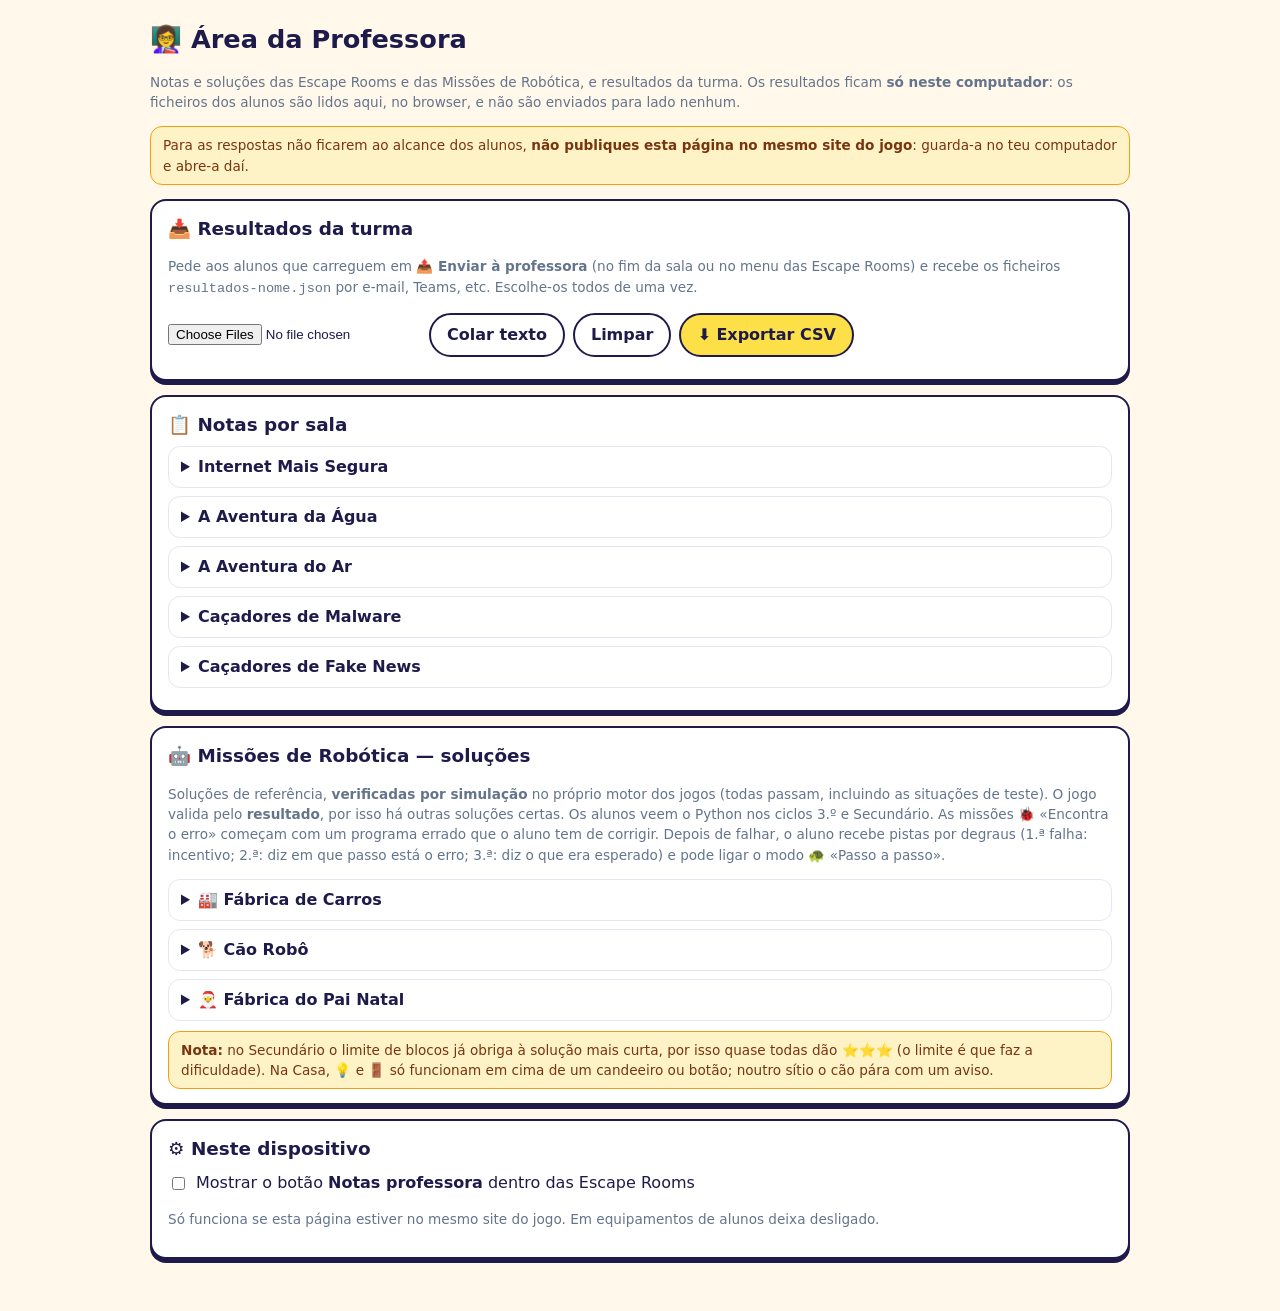
<file: professora.html>
<!doctype html>
<html lang="pt-PT"><head><meta charset="utf-8"><meta name="viewport" content="width=device-width,initial-scale=1">
<meta name="robots" content="noindex,nofollow"><title>Área da Professora · VanBerto's</title>
<style>
:root{--ink:#1e1b4b;--muted:#64748b;--bg:#fff8eb;--card:#fff;--line:#e2e8f0;--acc:#6366f1;--ok:#16a34a;--warn:#d97706;--bad:#dc2626}
@media(prefers-color-scheme:dark){:root{--ink:#e2e8f0;--muted:#94a3b8;--bg:#0f172a;--card:#1e293b;--line:#334155;--acc:#818cf8}}
*{box-sizing:border-box}body{margin:0;background:var(--bg);color:var(--ink);font-family:"Nunito","Segoe UI",system-ui,sans-serif;line-height:1.5;padding:max(14px,env(safe-area-inset-top)) 14px 40px}
main{max-width:980px;margin:0 auto}h1{font-size:1.6rem;margin:6px 0}h2{font-size:1.15rem;margin:0 0 8px}
.card{background:var(--card);border:2px solid var(--ink);border-radius:16px;padding:14px 16px;margin:14px 0;box-shadow:0 4px 0 var(--ink)}
.muted{color:var(--muted);font-size:.85rem}.btn{font:inherit;font-weight:800;border:2px solid var(--ink);background:#fde047;color:#1e1b4b;border-radius:999px;padding:8px 16px;cursor:pointer}
.btn.sec{background:var(--card);color:var(--ink)}.row{display:flex;flex-wrap:wrap;gap:8px;align-items:center}
.scroll{overflow-x:auto}table{border-collapse:collapse;width:100%;font-size:.88rem}th,td{border-bottom:1px solid var(--line);padding:7px 9px;text-align:left;white-space:nowrap}th{font-size:.78rem;text-transform:uppercase;letter-spacing:.04em;color:var(--muted)}
.ok{color:var(--ok);font-weight:800}.warn{color:var(--warn);font-weight:800}.bad{color:var(--bad);font-weight:800}
details{border:1px solid var(--line);border-radius:12px;padding:8px 12px;margin:8px 0}summary{cursor:pointer;font-weight:800}
textarea{width:100%;min-height:70px;border-radius:10px;border:2px solid var(--line);background:var(--card);color:var(--ink);padding:8px;font:inherit}
.alert{background:#fef3c7;color:#78350f;border:1px solid #f59e0b;border-radius:12px;padding:8px 12px;font-size:.85rem}
.sol{display:grid;grid-template-columns:repeat(auto-fit,minmax(230px,1fr));gap:10px;margin-top:8px}pre{margin:4px 0;padding:8px 10px;background:var(--bg);border:1px solid var(--line);border-radius:10px;font:600 .82rem/1.45 ui-monospace,Consolas,monospace;overflow-x:auto;white-space:pre}h3{margin:0}</style></head><body><main>
<h1>👩‍🏫 Área da Professora</h1>
<p class="muted">Notas e soluções das Escape Rooms e das Missões de Robótica, e resultados da turma. Os resultados ficam <b>só neste computador</b>: os ficheiros dos alunos são lidos aqui, no browser, e não são enviados para lado nenhum.</p>
<div class="alert">Para as respostas não ficarem ao alcance dos alunos, <b>não publiques esta página no mesmo site do jogo</b>: guarda-a no teu computador e abre-a daí.</div>

<section class="card"><h2>📥 Resultados da turma</h2>
<p class="muted">Pede aos alunos que carreguem em <b>📤 Enviar à professora</b> (no fim da sala ou no menu das Escape Rooms) e recebe os ficheiros <code>resultados-nome.json</code> por e-mail, Teams, etc. Escolhe-os todos de uma vez.</p>
<div class="row"><input type="file" id="files" accept=".json,application/json" multiple>
<button class="btn sec" id="paste-toggle">Colar texto</button><button class="btn sec" id="clear">Limpar</button><button class="btn" id="csv" disabled>⬇️ Exportar CSV</button></div>
<div id="paste" hidden style="margin-top:8px"><textarea id="paste-ta" placeholder='Cola aqui o conteúdo de um ficheiro de resultados'></textarea><button class="btn sec" id="paste-add" style="margin-top:6px">Adicionar</button></div>
<div id="msg" class="muted" style="margin-top:8px"></div>
<div id="dash"></div></section>

<section class="card"><h2>📋 Notas por sala</h2><div id="notes"></div></section>

<section class="card" id="robotica"><h2>🤖 Missões de Robótica — soluções</h2>
<p class="muted">Soluções de referência, <b>verificadas por simulação</b> no próprio motor dos jogos (todas passam, incluindo as situações de teste). O jogo valida pelo <b>resultado</b>, por isso há outras soluções certas. Os alunos veem o Python nos ciclos 3.º e Secundário. As missões 🐞 «Encontra o erro» começam com um programa errado que o aluno tem de corrigir. Depois de falhar, o aluno recebe pistas por degraus (1.ª falha: incentivo; 2.ª: diz em que passo está o erro; 3.ª: diz o que era esperado) e pode ligar o modo 🐢 «Passo a passo».</p><details id="rob-fabrica"><summary>🏭 Fábrica de Carros</summary><div style="margin-top:8px"><h3 style="margin:12px 0 4px;font-size:1rem">1.º Ciclo</h3><details><summary>Missão 1 — <span style="font-weight:600">Solda o carro e entrega-o.</span></summary><div class="sol"><div><b>Blocos</b><pre>🔥 soldar
📦 entregar</pre></div><div><b>Python</b><pre>soldar()
entregar()</pre></div></div><p class="muted">2 blocos (conta sem o «fim»). ⭐⭐⭐ com 2 ou menos; ⭐⭐ até 3.</p></details><details><summary>Missão 2 — <span style="font-weight:600">Solda, pinta de vermelho e entrega.</span></summary><div class="sol"><div><b>Blocos</b><pre>🔥 soldar
🎨 pintar vermelho
📦 entregar</pre></div><div><b>Python</b><pre>soldar()
pintar("vermelho")
entregar()</pre></div></div><p class="muted">3 blocos (conta sem o «fim»). ⭐⭐⭐ com 3 ou menos; ⭐⭐ até 4.</p></details><details><summary>Missão 3 — <span style="font-weight:600">Solda, pinta de azul e entrega.</span></summary><div class="sol"><div><b>Blocos</b><pre>🔥 soldar
🎨 pintar azul
📦 entregar</pre></div><div><b>Python</b><pre>soldar()
pintar("azul")
entregar()</pre></div></div><p class="muted">3 blocos (conta sem o «fim»). ⭐⭐⭐ com 3 ou menos; ⭐⭐ até 4.</p></details><details><summary>Missão 4 — <span style="font-weight:600">Solda e pinta o carro da cor que quiseres. Depois entrega!</span></summary><div class="sol"><div><b>Blocos</b><pre>🔥 soldar
🎨 pintar verde
📦 entregar</pre></div><div><b>Python</b><pre>soldar()
pintar("verde")
entregar()</pre></div></div><p class="muted">3 blocos (conta sem o «fim»). ⭐⭐⭐ com 3 ou menos; ⭐⭐ até 4. Cor livre: qualquer cor serve.</p></details><details><summary>Missão 5 — <span style="font-weight:600">Faz o carro: solda, pinta de vermelho, monta o motor e entrega.</span></summary><div class="sol"><div><b>Blocos</b><pre>🔥 soldar
🎨 pintar vermelho
🔧 montar o motor
📦 entregar</pre></div><div><b>Python</b><pre>soldar()
pintar("vermelho")
montar_motor()
entregar()</pre></div></div><p class="muted">4 blocos (conta sem o «fim»). ⭐⭐⭐ com 4 ou menos; ⭐⭐ até 5.</p></details><details><summary>Missão 6 — <span style="font-weight:600">Faz um carro verde com motor: solda, pinta de verde, monta o motor e entrega.</span></summary><div class="sol"><div><b>Blocos</b><pre>🔥 soldar
🎨 pintar verde
🔧 montar o motor
📦 entregar</pre></div><div><b>Python</b><pre>soldar()
pintar("verde")
montar_motor()
entregar()</pre></div></div><p class="muted">4 blocos (conta sem o «fim»). ⭐⭐⭐ com 4 ou menos; ⭐⭐ até 5.</p></details><details><summary>Missão 7 — <span style="font-weight:600">Solda, pinta de amarelo e entrega.</span></summary><div class="sol"><div><b>Blocos</b><pre>🔥 soldar
🎨 pintar amarelo
📦 entregar</pre></div><div><b>Python</b><pre>soldar()
pintar("amarelo")
entregar()</pre></div></div><p class="muted">3 blocos (conta sem o «fim»). ⭐⭐⭐ com 3 ou menos; ⭐⭐ até 4.</p></details><details><summary>Missão 8 — <span style="font-weight:600">Solda, monta o motor e entrega (sem pintar).</span></summary><div class="sol"><div><b>Blocos</b><pre>🔥 soldar
🔧 montar o motor
📦 entregar</pre></div><div><b>Python</b><pre>soldar()
montar_motor()
entregar()</pre></div></div><p class="muted">3 blocos (conta sem o «fim»). ⭐⭐⭐ com 3 ou menos; ⭐⭐ até 4.</p></details><h3 style="margin:12px 0 4px;font-size:1rem">2.º Ciclo</h3><details><summary>Missão 1 — <span style="font-weight:600">Solda 3 vezes, pinta de vermelho e entrega. Dica: usa o repetir!</span></summary><div class="sol"><div><b>Blocos</b><pre>🔁 repetir 3×
  🔥 soldar
🎨 pintar vermelho
📦 entregar</pre></div><div><b>Python</b><pre>for i in range(3):
    soldar()
pintar("vermelho")
entregar()</pre></div></div><p class="muted">4 blocos (conta sem o «fim»). ⭐⭐⭐ com 4 ou menos; ⭐⭐ até 5.</p></details><details><summary>Missão 2 — <span style="font-weight:600">Solda 4 vezes, pinta de azul e entrega.</span></summary><div class="sol"><div><b>Blocos</b><pre>🔁 repetir 4×
  🔥 soldar
🎨 pintar azul
📦 entregar</pre></div><div><b>Python</b><pre>for i in range(4):
    soldar()
pintar("azul")
entregar()</pre></div></div><p class="muted">4 blocos (conta sem o «fim»). ⭐⭐⭐ com 4 ou menos; ⭐⭐ até 5.</p></details><details><summary>Missão 3 — <span style="font-weight:600">Solda 2 vezes, pinta de vermelho, solda mais 2 vezes e entrega.</span></summary><div class="sol"><div><b>Blocos</b><pre>🔁 repetir 2×
  🔥 soldar
🎨 pintar vermelho
🔁 repetir 2×
  🔥 soldar
📦 entregar</pre></div><div><b>Python</b><pre>for i in range(2):
    soldar()
pintar("vermelho")
for i in range(2):
    soldar()
entregar()</pre></div></div><p class="muted">6 blocos (conta sem o «fim»). ⭐⭐⭐ com 6 ou menos; ⭐⭐ até 8.</p></details><details><summary>Missão 4 — <span style="font-weight:600">Solda 3 vezes, pinta da cor que quiseres e entrega.</span></summary><div class="sol"><div><b>Blocos</b><pre>🔁 repetir 3×
  🔥 soldar
🎨 pintar amarelo
📦 entregar</pre></div><div><b>Python</b><pre>for i in range(3):
    soldar()
pintar("amarelo")
entregar()</pre></div></div><p class="muted">4 blocos (conta sem o «fim»). ⭐⭐⭐ com 4 ou menos; ⭐⭐ até 5. Cor livre: qualquer cor serve.</p></details><details><summary>Missão 5 — <span style="font-weight:600">Carro completo! Solda, pinta de vermelho, monta o motor, monta as 4 rodas (usa o repetir!) e entrega.</span></summary><div class="sol"><div><b>Blocos</b><pre>🔥 soldar
🎨 pintar vermelho
🔧 montar o motor
🔁 repetir 4×
  🛞 montar uma roda
📦 entregar</pre></div><div><b>Python</b><pre>soldar()
pintar("vermelho")
montar_motor()
for i in range(4):
    montar_roda()
entregar()</pre></div></div><p class="muted">6 blocos (conta sem o «fim»). ⭐⭐⭐ com 6 ou menos; ⭐⭐ até 8.</p></details><details><summary>Missão 6 — <span style="font-weight:600">Carro amarelo completo: solda 2 vezes, pinta de amarelo, monta o motor, monta as 4 rodas e entrega.</span></summary><div class="sol"><div><b>Blocos</b><pre>🔁 repetir 2×
  🔥 soldar
🎨 pintar amarelo
🔧 montar o motor
🔁 repetir 4×
  🛞 montar uma roda
📦 entregar</pre></div><div><b>Python</b><pre>for i in range(2):
    soldar()
pintar("amarelo")
montar_motor()
for i in range(4):
    montar_roda()
entregar()</pre></div></div><p class="muted">7 blocos (conta sem o «fim»). ⭐⭐⭐ com 7 ou menos; ⭐⭐ até 9.</p></details><details><summary>Missão 7 — <span style="font-weight:600">🐞 Encontra o erro! Era para soldar 3 vezes, pintar de vermelho e entregar, mas o programa tem um erro. Corrige-o!</span></summary><div class="sol"><div><b>Blocos</b><pre>🔁 repetir 3×
  🔥 soldar
🎨 pintar vermelho
📦 entregar</pre></div><div><b>Python</b><pre>for i in range(3):
    soldar()
pintar("vermelho")
entregar()</pre></div></div><p class="muted">4 blocos (conta sem o «fim»). ⭐⭐⭐ com 4 ou menos; ⭐⭐ até 5.</p></details><details><summary>Missão 8 — <span style="font-weight:600">Solda 2 vezes, pinta de verde, monta as 4 rodas e entrega.</span></summary><div class="sol"><div><b>Blocos</b><pre>🔁 repetir 2×
  🔥 soldar
🎨 pintar verde
🔁 repetir 4×
  🛞 montar uma roda
📦 entregar</pre></div><div><b>Python</b><pre>for i in range(2):
    soldar()
pintar("verde")
for i in range(4):
    montar_roda()
entregar()</pre></div></div><p class="muted">6 blocos (conta sem o «fim»). ⭐⭐⭐ com 6 ou menos; ⭐⭐ até 8.</p></details><details><summary>Missão 9 — <span style="font-weight:600">🐞 Encontra o erro! Era para montar as 4 rodas, mas o programa só monta 3. Corrige-o!</span></summary><div class="sol"><div><b>Blocos</b><pre>🔥 soldar
🎨 pintar vermelho
🔧 montar o motor
🔁 repetir 4×
  🛞 montar uma roda
📦 entregar</pre></div><div><b>Python</b><pre>soldar()
pintar("vermelho")
montar_motor()
for i in range(4):
    montar_roda()
entregar()</pre></div></div><p class="muted">6 blocos (conta sem o «fim»). ⭐⭐⭐ com 6 ou menos; ⭐⭐ até 8.</p></details><h3 style="margin:12px 0 4px;font-size:1rem">3.º Ciclo</h3><details><summary>Missão 1 — <span style="font-weight:600">Solda 5 vezes, pinta de azul e entrega.</span></summary><div class="sol"><div><b>Blocos</b><pre>🔁 repetir 5×
  🔥 soldar
🎨 pintar azul
📦 entregar</pre></div><div><b>Python</b><pre>for i in range(5):
    soldar()
pintar("azul")
entregar()</pre></div></div><p class="muted">4 blocos (conta sem o «fim»). ⭐⭐⭐ com 4 ou menos; ⭐⭐ até 5.</p></details><details><summary>Missão 2 — <span style="font-weight:600">Repete 3 vezes: soldar e pintar de vermelho. Depois entrega.</span></summary><div class="sol"><div><b>Blocos</b><pre>🔁 repetir 3×
  🔥 soldar
  🎨 pintar vermelho
📦 entregar</pre></div><div><b>Python</b><pre>for i in range(3):
    soldar()
    pintar("vermelho")
entregar()</pre></div></div><p class="muted">4 blocos (conta sem o «fim»). ⭐⭐⭐ com 4 ou menos; ⭐⭐ até 5.</p></details><details><summary>Missão 3 — <span style="font-weight:600">Solda 3 vezes, pinta de vermelho, solda 3 vezes, pinta de azul e entrega.</span></summary><div class="sol"><div><b>Blocos</b><pre>🔁 repetir 3×
  🔥 soldar
🎨 pintar vermelho
🔁 repetir 3×
  🔥 soldar
🎨 pintar azul
📦 entregar</pre></div><div><b>Python</b><pre>for i in range(3):
    soldar()
pintar("vermelho")
for i in range(3):
    soldar()
pintar("azul")
entregar()</pre></div></div><p class="muted">7 blocos (conta sem o «fim»). ⭐⭐⭐ com 7 ou menos; ⭐⭐ até 9.</p></details><details><summary>Missão 4 — <span style="font-weight:600">Carro azul completo: solda 2 vezes, pinta de azul, monta o motor, monta as 4 rodas e entrega.</span></summary><div class="sol"><div><b>Blocos</b><pre>🔁 repetir 2×
  🔥 soldar
🎨 pintar azul
🔧 montar o motor
🔁 repetir 4×
  🛞 montar uma roda
📦 entregar</pre></div><div><b>Python</b><pre>for i in range(2):
    soldar()
pintar("azul")
montar_motor()
for i in range(4):
    montar_roda()
entregar()</pre></div></div><p class="muted">7 blocos (conta sem o «fim»). ⭐⭐⭐ com 7 ou menos; ⭐⭐ até 9.</p></details><details><summary>Missão 5 — <span style="font-weight:600">Repete 3 vezes: soldar e pintar de verde. Depois monta o motor, as 4 rodas e entrega.</span></summary><div class="sol"><div><b>Blocos</b><pre>🔁 repetir 3×
  🔥 soldar
  🎨 pintar verde
🔧 montar o motor
🔁 repetir 4×
  🛞 montar uma roda
📦 entregar</pre></div><div><b>Python</b><pre>for i in range(3):
    soldar()
    pintar("verde")
montar_motor()
for i in range(4):
    montar_roda()
entregar()</pre></div></div><p class="muted">7 blocos (conta sem o «fim»). ⭐⭐⭐ com 7 ou menos; ⭐⭐ até 9.</p></details><details><summary>Missão 6 — <span style="font-weight:600">Repete 4 vezes: soldar e pintar de amarelo. Depois monta o motor e entrega.</span></summary><div class="sol"><div><b>Blocos</b><pre>🔁 repetir 4×
  🔥 soldar
  🎨 pintar amarelo
🔧 montar o motor
📦 entregar</pre></div><div><b>Python</b><pre>for i in range(4):
    soldar()
    pintar("amarelo")
montar_motor()
entregar()</pre></div></div><p class="muted">5 blocos (conta sem o «fim»). ⭐⭐⭐ com 5 ou menos; ⭐⭐ até 7.</p></details><details><summary>Missão 7 — <span style="font-weight:600">Carro completo: solda 3 vezes, pinta de azul, monta o motor, as 4 rodas e entrega.</span></summary><div class="sol"><div><b>Blocos</b><pre>🔁 repetir 3×
  🔥 soldar
🎨 pintar azul
🔧 montar o motor
🔁 repetir 4×
  🛞 montar uma roda
📦 entregar</pre></div><div><b>Python</b><pre>for i in range(3):
    soldar()
pintar("azul")
montar_motor()
for i in range(4):
    montar_roda()
entregar()</pre></div></div><p class="muted">7 blocos (conta sem o «fim»). ⭐⭐⭐ com 7 ou menos; ⭐⭐ até 9.</p></details><h3 style="margin:12px 0 4px;font-size:1rem">Secundário</h3><details><summary>Missão 1 — <span style="font-weight:600">Repete 2 vezes: soldar, soldar e pintar de vermelho. Depois entrega.</span></summary><div class="sol"><div><b>Blocos</b><pre>🔁 repetir 2×
  🔥 soldar
  🔥 soldar
  🎨 pintar vermelho
📦 entregar</pre></div><div><b>Python</b><pre>for i in range(2):
    soldar()
    soldar()
    pintar("vermelho")
entregar()</pre></div></div><p class="muted">5 blocos (conta sem o «fim»). ⭐⭐⭐ com 5 ou menos; ⭐⭐ até 7. Limite da missão: <b>5</b> blocos.</p></details><details><summary>Missão 2 — <span style="font-weight:600">Solda 12 vezes e entrega. Dica: repetir dentro de repetir!</span></summary><div class="sol"><div><b>Blocos</b><pre>🔁 repetir 3×
  🔁 repetir 4×
    🔥 soldar
📦 entregar</pre></div><div><b>Python</b><pre>for i in range(3):
    for i in range(4):
        soldar()
entregar()</pre></div></div><p class="muted">4 blocos (conta sem o «fim»). ⭐⭐⭐ com 4 ou menos; ⭐⭐ até 5. Limite da missão: <b>4</b> blocos.</p></details><details><summary>Missão 3 — <span style="font-weight:600">Repete 2 vezes: soldar 4 vezes e pintar de vermelho. Depois entrega.</span></summary><div class="sol"><div><b>Blocos</b><pre>🔁 repetir 2×
  🔁 repetir 4×
    🔥 soldar
  🎨 pintar vermelho
📦 entregar</pre></div><div><b>Python</b><pre>for i in range(2):
    for i in range(4):
        soldar()
    pintar("vermelho")
entregar()</pre></div></div><p class="muted">5 blocos (conta sem o «fim»). ⭐⭐⭐ com 5 ou menos; ⭐⭐ até 7. Limite da missão: <b>5</b> blocos.</p></details><details><summary>Missão 4 — <span style="font-weight:600">Cada carro chega com um número diferente de peças por soldar. Usa «enquanto» para soldar todas, pinta de vermelho e entrega.</span></summary><div class="sol"><div><b>Blocos</b><pre>🔄 enquanto faltar soldar
  🔥 soldar
🎨 pintar vermelho
📦 entregar</pre></div><div><b>Python</b><pre>while faltam_pecas():
    soldar()
pintar("vermelho")
entregar()</pre></div></div><p class="muted">4 blocos (conta sem o «fim»). ⭐⭐⭐ com 4 ou menos; ⭐⭐ até 5. Limite da missão: <b>4</b> blocos. O jogo testa várias situações (3): a solução tem de servir para todas.</p></details><details><summary>Missão 5 — <span style="font-weight:600">A encomenda pode ser azul ou vermelha. Solda 1 vez, pinta da cor da encomenda (usa «se» e «senão») e entrega.</span></summary><div class="sol"><div><b>Blocos</b><pre>🔥 soldar
🔀 se encomenda azul
  🎨 pintar azul
↔ senão
  🎨 pintar vermelho
📦 entregar</pre></div><div><b>Python</b><pre>soldar()
if encomenda == "azul":
    pintar("azul")
else:
    pintar("vermelho")
entregar()</pre></div></div><p class="muted">6 blocos (conta sem o «fim»). ⭐⭐⭐ com 6 ou menos; ⭐⭐ até 8. Limite da missão: <b>7</b> blocos. O jogo testa várias situações (2): a solução tem de servir para todas.</p></details><details><summary>Missão 6 — <span style="font-weight:600">Cada carro chega com peças por soldar. Solda todas (usa «enquanto»), pinta de azul, monta o motor, as 4 rodas e entrega.</span></summary><div class="sol"><div><b>Blocos</b><pre>🔄 enquanto faltar soldar
  🔥 soldar
🎨 pintar azul
🔧 montar o motor
🔁 repetir 4×
  🛞 montar uma roda
📦 entregar</pre></div><div><b>Python</b><pre>while faltam_pecas():
    soldar()
pintar("azul")
montar_motor()
for i in range(4):
    montar_roda()
entregar()</pre></div></div><p class="muted">7 blocos (conta sem o «fim»). ⭐⭐⭐ com 7 ou menos; ⭐⭐ até 9. Limite da missão: <b>8</b> blocos. O jogo testa várias situações (3): a solução tem de servir para todas.</p></details><details><summary>Missão 7 — <span style="font-weight:600">A encomenda pode ser azul ou vermelha. Solda 1 vez, pinta da cor da encomenda, monta o motor, as 4 rodas e entrega.</span></summary><div class="sol"><div><b>Blocos</b><pre>🔥 soldar
🔀 se encomenda azul
  🎨 pintar azul
↔ senão
  🎨 pintar vermelho
🔧 montar o motor
🔁 repetir 4×
  🛞 montar uma roda
📦 entregar</pre></div><div><b>Python</b><pre>soldar()
if encomenda == "azul":
    pintar("azul")
else:
    pintar("vermelho")
montar_motor()
for i in range(4):
    montar_roda()
entregar()</pre></div></div><p class="muted">9 blocos (conta sem o «fim»). ⭐⭐⭐ com 9 ou menos; ⭐⭐ até 12. Limite da missão: <b>10</b> blocos. O jogo testa várias situações (2): a solução tem de servir para todas.</p></details><details><summary>Missão 8 — <span style="font-weight:600">🔍 Controlo de qualidade! Solda, pinta de vermelho e, SE o carro tiver defeito, retoca a pintura. Depois entrega.</span></summary><div class="sol"><div><b>Blocos</b><pre>🔥 soldar
🎨 pintar vermelho
🔀 se houver defeito
  🔧 retocar a pintura
📦 entregar</pre></div><div><b>Python</b><pre>soldar()
pintar("vermelho")
if tem_defeito():
    retocar()
entregar()</pre></div></div><p class="muted">5 blocos (conta sem o «fim»). ⭐⭐⭐ com 5 ou menos; ⭐⭐ até 7. Limite da missão: <b>6</b> blocos. O jogo testa várias situações (2): a solução tem de servir para todas.</p></details><details><summary>Missão 9 — <span style="font-weight:600">A encomenda pode ser azul ou vermelha. Solda 1 vez; se for azul, pinta de azul e monta o motor; senão, pinta de vermelho. Entrega no fim.</span></summary><div class="sol"><div><b>Blocos</b><pre>🔥 soldar
🔀 se encomenda azul
  🎨 pintar azul
  🔧 montar o motor
↔ senão
  🎨 pintar vermelho
📦 entregar</pre></div><div><b>Python</b><pre>soldar()
if encomenda == "azul":
    pintar("azul")
    montar_motor()
else:
    pintar("vermelho")
entregar()</pre></div></div><p class="muted">7 blocos (conta sem o «fim»). ⭐⭐⭐ com 7 ou menos; ⭐⭐ até 9. Limite da missão: <b>8</b> blocos. O jogo testa várias situações (2): a solução tem de servir para todas.</p></details><details><summary>Missão 10 — <span style="font-weight:600">Controlo de qualidade e encomenda! Solda, pinta da cor da encomenda, SE o carro tiver defeito retoca, monta o motor e entrega.</span></summary><div class="sol"><div><b>Blocos</b><pre>🔥 soldar
🔀 se encomenda azul
  🎨 pintar azul
↔ senão
  🎨 pintar vermelho
🔀 se houver defeito
  🔧 retocar a pintura
🔧 montar o motor
📦 entregar</pre></div><div><b>Python</b><pre>soldar()
if encomenda == "azul":
    pintar("azul")
else:
    pintar("vermelho")
if tem_defeito():
    retocar()
montar_motor()
entregar()</pre></div></div><p class="muted">9 blocos (conta sem o «fim»). ⭐⭐⭐ com 9 ou menos; ⭐⭐ até 12. Limite da missão: <b>10</b> blocos. O jogo testa várias situações (3): a solução tem de servir para todas.</p></details></div></details><details id="rob-casa"><summary>🐕 Cão Robô</summary><div style="margin-top:8px"><h3 style="margin:12px 0 4px;font-size:1rem">1.º Ciclo</h3><details><summary>Missão 1 — <span style="font-weight:600">Leva o cão até à tigela 🦴.</span></summary><div class="sol"><div><b>Blocos</b><pre>🐕 andar
🐕 andar
🐕 andar</pre></div><div><b>Python</b><pre>andar()
andar()
andar()</pre></div></div><p class="muted">3 blocos (conta sem o «fim»). ⭐⭐⭐ com 3 ou menos; ⭐⭐ até 4.</p></details><details><summary>Missão 2 — <span style="font-weight:600">Leva o cão até à tigela. Atenção às curvas!</span></summary><div class="sol"><div><b>Blocos</b><pre>🐕 andar
🐕 andar
↻ virar à direita
🐕 andar
🐕 andar</pre></div><div><b>Python</b><pre>andar()
andar()
virar_direita()
andar()
andar()</pre></div></div><p class="muted">5 blocos (conta sem o «fim»). ⭐⭐⭐ com 5 ou menos; ⭐⭐ até 7.</p></details><details><summary>Missão 3 — <span style="font-weight:600">Acende o candeeiro 💡 e depois vai até à tigela.</span></summary><div class="sol"><div><b>Blocos</b><pre>🐕 andar
🐕 andar
💡 luz
↻ virar à direita
🐕 andar
🐕 andar</pre></div><div><b>Python</b><pre>andar()
andar()
luz()
virar_direita()
andar()
andar()</pre></div></div><p class="muted">6 blocos (conta sem o «fim»). ⭐⭐⭐ com 6 ou menos; ⭐⭐ até 8.</p></details><details><summary>Missão 4 — <span style="font-weight:600">🐞 Encontra o erro! Era para levar o cão à tigela, mas o programa tem um erro. Corrige-o!</span></summary><div class="sol"><div><b>Blocos</b><pre>🐕 andar
🐕 andar
🐕 andar</pre></div><div><b>Python</b><pre>andar()
andar()
andar()</pre></div></div><p class="muted">3 blocos (conta sem o «fim»). ⭐⭐⭐ com 3 ou menos; ⭐⭐ até 4.</p></details><details><summary>Missão 5 — <span style="font-weight:600">Há um sofá no caminho! Contorna-o e leva o cão até à tigela.</span></summary><div class="sol"><div><b>Blocos</b><pre>↺ virar à esquerda
🐕 andar
↻ virar à direita
🐕 andar
🐕 andar
↻ virar à direita
🐕 andar</pre></div><div><b>Python</b><pre>virar_esquerda()
andar()
virar_direita()
andar()
andar()
virar_direita()
andar()</pre></div></div><p class="muted">7 blocos (conta sem o «fim»). ⭐⭐⭐ com 7 ou menos; ⭐⭐ até 9.</p></details><details><summary>Missão 6 — <span style="font-weight:600">Acende os 2 candeeiros e termina na tigela.</span></summary><div class="sol"><div><b>Blocos</b><pre>🐕 andar
💡 luz
🐕 andar
🐕 andar
💡 luz</pre></div><div><b>Python</b><pre>andar()
luz()
andar()
andar()
luz()</pre></div></div><p class="muted">5 blocos (conta sem o «fim»). ⭐⭐⭐ com 5 ou menos; ⭐⭐ até 7.</p></details><details><summary>Missão 7 — <span style="font-weight:600">O cão começa virado para baixo! Acende o candeeiro e vai até à tigela.</span></summary><div class="sol"><div><b>Blocos</b><pre>🐕 andar
💡 luz
↺ virar à esquerda
🐕 andar
🐕 andar</pre></div><div><b>Python</b><pre>andar()
luz()
virar_esquerda()
andar()
andar()</pre></div></div><p class="muted">5 blocos (conta sem o «fim»). ⭐⭐⭐ com 5 ou menos; ⭐⭐ até 7.</p></details><details><summary>Missão 8 — <span style="font-weight:600">Leva o cão até ao canto de baixo à direita. Cuidado com as curvas!</span></summary><div class="sol"><div><b>Blocos</b><pre>🐕 andar
🐕 andar
🐕 andar
↻ virar à direita
🐕 andar
🐕 andar
🐕 andar</pre></div><div><b>Python</b><pre>andar()
andar()
andar()
virar_direita()
andar()
andar()
andar()</pre></div></div><p class="muted">7 blocos (conta sem o «fim»). ⭐⭐⭐ com 7 ou menos; ⭐⭐ até 9.</p></details><h3 style="margin:12px 0 4px;font-size:1rem">2.º Ciclo</h3><details><summary>Missão 1 — <span style="font-weight:600">Leva o cão até à tigela. Dica: usa o repetir!</span></summary><div class="sol"><div><b>Blocos</b><pre>🔁 repetir 5×
  🐕 andar</pre></div><div><b>Python</b><pre>for i in range(5):
    andar()</pre></div></div><p class="muted">2 blocos (conta sem o «fim»). ⭐⭐⭐ com 2 ou menos; ⭐⭐ até 3.</p></details><details><summary>Missão 2 — <span style="font-weight:600">Acende o candeeiro e continua até à tigela.</span></summary><div class="sol"><div><b>Blocos</b><pre>🐕 andar
🐕 andar
💡 luz
🔁 repetir 3×
  🐕 andar</pre></div><div><b>Python</b><pre>andar()
andar()
luz()
for i in range(3):
    andar()</pre></div></div><p class="muted">5 blocos (conta sem o «fim»). ⭐⭐⭐ com 5 ou menos; ⭐⭐ até 7.</p></details><details><summary>Missão 3 — <span style="font-weight:600">Faz uma escada: repete andar, virar à direita, andar e virar à esquerda.</span></summary><div class="sol"><div><b>Blocos</b><pre>🔁 repetir 3×
  🐕 andar
  ↻ virar à direita
  🐕 andar
  ↺ virar à esquerda</pre></div><div><b>Python</b><pre>for i in range(3):
    andar()
    virar_direita()
    andar()
    virar_esquerda()</pre></div></div><p class="muted">5 blocos (conta sem o «fim»). ⭐⭐⭐ com 5 ou menos; ⭐⭐ até 7.</p></details><details><summary>Missão 4 — <span style="font-weight:600">Vai até ao canto da sala e depois desce até à tigela. Usa o repetir duas vezes!</span></summary><div class="sol"><div><b>Blocos</b><pre>🔁 repetir 5×
  🐕 andar
↻ virar à direita
🔁 repetir 3×
  🐕 andar</pre></div><div><b>Python</b><pre>for i in range(5):
    andar()
virar_direita()
for i in range(3):
    andar()</pre></div></div><p class="muted">5 blocos (conta sem o «fim»). ⭐⭐⭐ com 5 ou menos; ⭐⭐ até 7.</p></details><details><summary>Missão 5 — <span style="font-weight:600">Há uma parede à frente do cão! Contorna-a fazendo um U: anda 3 passos, vira à direita, anda 2, vira à direita e anda 3.</span></summary><div class="sol"><div><b>Blocos</b><pre>🔁 repetir 3×
  🔁 repetir 3×
    🐕 andar
  ↻ virar à direita
🐕 andar</pre></div><div><b>Python</b><pre>for i in range(3):
    for i in range(3):
        andar()
    virar_direita()
andar()</pre></div></div><p class="muted">5 blocos (conta sem o «fim»). ⭐⭐⭐ com 5 ou menos; ⭐⭐ até 7.</p></details><details><summary>Missão 6 — <span style="font-weight:600">Acende os 2 candeeiros do corredor de cima e vai até à tigela.</span></summary><div class="sol"><div><b>Blocos</b><pre>🔁 repetir 2×
  🐕 andar
  🐕 andar
  💡 luz
🐕 andar</pre></div><div><b>Python</b><pre>for i in range(2):
    andar()
    andar()
    luz()
andar()</pre></div></div><p class="muted">5 blocos (conta sem o «fim»). ⭐⭐⭐ com 5 ou menos; ⭐⭐ até 7.</p></details><h3 style="margin:12px 0 4px;font-size:1rem">3.º Ciclo</h3><details><summary>Missão 1 — <span style="font-weight:600">Acende os 2 candeeiros e termina na tigela.</span></summary><div class="sol"><div><b>Blocos</b><pre>🔁 repetir 2×
  🐕 andar
  🐕 andar
  💡 luz</pre></div><div><b>Python</b><pre>for i in range(2):
    andar()
    andar()
    luz()</pre></div></div><p class="muted">4 blocos (conta sem o «fim»). ⭐⭐⭐ com 4 ou menos; ⭐⭐ até 5.</p></details><details><summary>Missão 2 — <span style="font-weight:600">A porta só abre quando o cão carrega no botão vermelho do chão. Chega à tigela!</span></summary><div class="sol"><div><b>Blocos</b><pre>🔁 repetir 3×
  🐕 andar
🚪 abrir porta
🔁 repetir 2×
  🐕 andar</pre></div><div><b>Python</b><pre>for i in range(3):
    andar()
abrir_porta()
for i in range(2):
    andar()</pre></div></div><p class="muted">5 blocos (conta sem o «fim»). ⭐⭐⭐ com 5 ou menos; ⭐⭐ até 7.</p></details><details><summary>Missão 3 — <span style="font-weight:600">Acende o candeeiro, abre a porta e chega à tigela.</span></summary><div class="sol"><div><b>Blocos</b><pre>🐕 andar
💡 luz
🔁 repetir 2×
  🐕 andar
🚪 abrir porta
🔁 repetir 2×
  🐕 andar</pre></div><div><b>Python</b><pre>andar()
luz()
for i in range(2):
    andar()
abrir_porta()
for i in range(2):
    andar()</pre></div></div><p class="muted">7 blocos (conta sem o «fim»). ⭐⭐⭐ com 7 ou menos; ⭐⭐ até 9.</p></details><details><summary>Missão 4 — <span style="font-weight:600">Duas portas seguidas! Cada porta tem o seu botão no chão. Chega à tigela.</span></summary><div class="sol"><div><b>Blocos</b><pre>🐕 andar
🔁 repetir 2×
  🚪 abrir porta
  🐕 andar
  🐕 andar</pre></div><div><b>Python</b><pre>andar()
for i in range(2):
    abrir_porta()
    andar()
    andar()</pre></div></div><p class="muted">5 blocos (conta sem o «fim»). ⭐⭐⭐ com 5 ou menos; ⭐⭐ até 7.</p></details><details><summary>Missão 5 — <span style="font-weight:600">Abre a porta com o botão, acende o candeeiro que está depois dela e vai até à tigela.</span></summary><div class="sol"><div><b>Blocos</b><pre>🐕 andar
🚪 abrir porta
🔁 repetir 3×
  🐕 andar
💡 luz
🐕 andar</pre></div><div><b>Python</b><pre>andar()
abrir_porta()
for i in range(3):
    andar()
luz()
andar()</pre></div></div><p class="muted">6 blocos (conta sem o «fim»). ⭐⭐⭐ com 6 ou menos; ⭐⭐ até 8.</p></details><details><summary>Missão 6 — <span style="font-weight:600">Corredor de baixo: o botão está a meio do caminho. Abre a porta e chega à tigela.</span></summary><div class="sol"><div><b>Blocos</b><pre>🔁 repetir 2×
  🐕 andar
🚪 abrir porta
🔁 repetir 3×
  🐕 andar</pre></div><div><b>Python</b><pre>for i in range(2):
    andar()
abrir_porta()
for i in range(3):
    andar()</pre></div></div><p class="muted">5 blocos (conta sem o «fim»). ⭐⭐⭐ com 5 ou menos; ⭐⭐ até 7.</p></details><h3 style="margin:12px 0 4px;font-size:1rem">Secundário</h3><details><summary>Missão 1 — <span style="font-weight:600">O cão pode começar em sítios diferentes. Faz com que chegue sempre à tigela, no fim da sala. Usa «enquanto».</span></summary><div class="sol"><div><b>Blocos</b><pre>🔄 enquanto caminho livre
  🐕 andar</pre></div><div><b>Python</b><pre>while caminho_livre():
    andar()</pre></div></div><p class="muted">2 blocos (conta sem o «fim»). ⭐⭐⭐ com 2 ou menos; ⭐⭐ até 3. Limite da missão: <b>3</b> blocos. O jogo testa várias situações (3): a solução tem de servir para todas.</p></details><details><summary>Missão 2 — <span style="font-weight:600">Acende os 3 candeeiros e termina na tigela.</span></summary><div class="sol"><div><b>Blocos</b><pre>🔁 repetir 5×
  🐕 andar
  🔀 se luz apagada aqui
    💡 luz</pre></div><div><b>Python</b><pre>for i in range(5):
    andar()
    if luz_apagada():
        luz()</pre></div></div><p class="muted">4 blocos (conta sem o «fim»). ⭐⭐⭐ com 4 ou menos; ⭐⭐ até 5. Limite da missão: <b>6</b> blocos.</p></details><details><summary>Missão 3 — <span style="font-weight:600">Alguns candeeiros já estão acesos! O botão 💡 liga e desliga. Garante que ficam todos acesos (usa «se»).</span></summary><div class="sol"><div><b>Blocos</b><pre>🔁 repetir 3×
  🐕 andar
  🔀 se luz apagada aqui
    💡 luz</pre></div><div><b>Python</b><pre>for i in range(3):
    andar()
    if luz_apagada():
        luz()</pre></div></div><p class="muted">4 blocos (conta sem o «fim»). ⭐⭐⭐ com 4 ou menos; ⭐⭐ até 5. Limite da missão: <b>4</b> blocos. O jogo testa várias situações (4): a solução tem de servir para todas.</p></details><details><summary>Missão 4 — <span style="font-weight:600">Percorre o corredor todo, sem saber que candeeiros estão acesos. Acende só os que estiverem apagados (usa «enquanto» e «se»).</span></summary><div class="sol"><div><b>Blocos</b><pre>🔄 enquanto caminho livre
  🐕 andar
  🔀 se luz apagada aqui
    💡 luz</pre></div><div><b>Python</b><pre>while caminho_livre():
    andar()
    if luz_apagada():
        luz()</pre></div></div><p class="muted">4 blocos (conta sem o «fim»). ⭐⭐⭐ com 4 ou menos; ⭐⭐ até 5. Limite da missão: <b>4</b> blocos. O jogo testa várias situações (4): a solução tem de servir para todas.</p></details><details><summary>Missão 5 — <span style="font-weight:600">Abre a porta e depois usa «enquanto» para chegares à parede do fundo.</span></summary><div class="sol"><div><b>Blocos</b><pre>🐕 andar
🚪 abrir porta
🔄 enquanto caminho livre
  🐕 andar</pre></div><div><b>Python</b><pre>andar()
abrir_porta()
while caminho_livre():
    andar()</pre></div></div><p class="muted">4 blocos (conta sem o «fim»). ⭐⭐⭐ com 4 ou menos; ⭐⭐ até 5. Limite da missão: <b>5</b> blocos.</p></details><details><summary>Missão 6 — <span style="font-weight:600">Porta e candeeiros! Abre a porta e acende só os candeeiros apagados até chegares à tigela.</span></summary><div class="sol"><div><b>Blocos</b><pre>🐕 andar
🚪 abrir porta
🔁 repetir 4×
  🐕 andar
  🔀 se luz apagada aqui
    💡 luz</pre></div><div><b>Python</b><pre>andar()
abrir_porta()
for i in range(4):
    andar()
    if luz_apagada():
        luz()</pre></div></div><p class="muted">6 blocos (conta sem o «fim»). ⭐⭐⭐ com 6 ou menos; ⭐⭐ até 8. Limite da missão: <b>7</b> blocos. O jogo testa várias situações (4): a solução tem de servir para todas.</p></details></div></details><details id="rob-natal"><summary>🎅 Fábrica do Pai Natal</summary><div style="margin-top:8px"><h3 style="margin:12px 0 4px;font-size:1rem">1.º Ciclo</h3><details><summary>Missão 1 — <span style="font-weight:600">Faz um brinquedo e põe-no no trenó.</span></summary><div class="sol"><div><b>Blocos</b><pre>🔨 fazer brinquedo
🛷 pôr no trenó</pre></div><div><b>Python</b><pre>fazer_brinquedo()
por_no_treno()</pre></div></div><p class="muted">2 blocos (conta sem o «fim»). ⭐⭐⭐ com 2 ou menos; ⭐⭐ até 3.</p></details><details><summary>Missão 2 — <span style="font-weight:600">Faz um brinquedo, embrulha-o em papel vermelho e põe-no no trenó.</span></summary><div class="sol"><div><b>Blocos</b><pre>🔨 fazer brinquedo
🎁 papel vermelho
🛷 pôr no trenó</pre></div><div><b>Python</b><pre>fazer_brinquedo()
embrulhar("vermelho")
por_no_treno()</pre></div></div><p class="muted">3 blocos (conta sem o «fim»). ⭐⭐⭐ com 3 ou menos; ⭐⭐ até 4.</p></details><details><summary>Missão 3 — <span style="font-weight:600">Faz um brinquedo, embrulha em papel verde, põe o laço e coloca no trenó.</span></summary><div class="sol"><div><b>Blocos</b><pre>🔨 fazer brinquedo
🎁 papel verde
🎀 pôr laço
🛷 pôr no trenó</pre></div><div><b>Python</b><pre>fazer_brinquedo()
embrulhar("verde")
por_laco()
por_no_treno()</pre></div></div><p class="muted">4 blocos (conta sem o «fim»). ⭐⭐⭐ com 4 ou menos; ⭐⭐ até 5.</p></details><details><summary>Missão 4 — <span style="font-weight:600">Faz um brinquedo, embrulha na cor que quiseres, põe laço e cartão e coloca no trenó.</span></summary><div class="sol"><div><b>Blocos</b><pre>🔨 fazer brinquedo
🎁 papel azul
🎀 pôr laço
✉️ pôr cartão
🛷 pôr no trenó</pre></div><div><b>Python</b><pre>fazer_brinquedo()
embrulhar("azul")
por_laco()
por_cartao()
por_no_treno()</pre></div></div><p class="muted">5 blocos (conta sem o «fim»). ⭐⭐⭐ com 5 ou menos; ⭐⭐ até 7. Cor livre: qualquer cor serve.</p></details><details><summary>Missão 5 — <span style="font-weight:600">Faz um brinquedo, embrulha em vermelho, põe o laço e coloca no trenó.</span></summary><div class="sol"><div><b>Blocos</b><pre>🔨 fazer brinquedo
🎁 papel vermelho
🎀 pôr laço
🛷 pôr no trenó</pre></div><div><b>Python</b><pre>fazer_brinquedo()
embrulhar("vermelho")
por_laco()
por_no_treno()</pre></div></div><p class="muted">4 blocos (conta sem o «fim»). ⭐⭐⭐ com 4 ou menos; ⭐⭐ até 5.</p></details><details><summary>Missão 6 — <span style="font-weight:600">Prenda azul completa: faz o brinquedo, embrulha em azul, põe o laço e o cartão e coloca no trenó.</span></summary><div class="sol"><div><b>Blocos</b><pre>🔨 fazer brinquedo
🎁 papel azul
🎀 pôr laço
✉️ pôr cartão
🛷 pôr no trenó</pre></div><div><b>Python</b><pre>fazer_brinquedo()
embrulhar("azul")
por_laco()
por_cartao()
por_no_treno()</pre></div></div><p class="muted">5 blocos (conta sem o «fim»). ⭐⭐⭐ com 5 ou menos; ⭐⭐ até 7.</p></details><details><summary>Missão 7 — <span style="font-weight:600">Faz um brinquedo, embrulha em amarelo, põe o cartão e coloca no trenó.</span></summary><div class="sol"><div><b>Blocos</b><pre>🔨 fazer brinquedo
🎁 papel amarelo
✉️ pôr cartão
🛷 pôr no trenó</pre></div><div><b>Python</b><pre>fazer_brinquedo()
embrulhar("amarelo")
por_cartao()
por_no_treno()</pre></div></div><p class="muted">4 blocos (conta sem o «fim»). ⭐⭐⭐ com 4 ou menos; ⭐⭐ até 5.</p></details><details><summary>Missão 8 — <span style="font-weight:600">Faz um brinquedo, põe o laço e o cartão (sem embrulho!) e coloca no trenó.</span></summary><div class="sol"><div><b>Blocos</b><pre>🔨 fazer brinquedo
🎀 pôr laço
✉️ pôr cartão
🛷 pôr no trenó</pre></div><div><b>Python</b><pre>fazer_brinquedo()
por_laco()
por_cartao()
por_no_treno()</pre></div></div><p class="muted">4 blocos (conta sem o «fim»). ⭐⭐⭐ com 4 ou menos; ⭐⭐ até 5.</p></details><h3 style="margin:12px 0 4px;font-size:1rem">2.º Ciclo</h3><details><summary>Missão 1 — <span style="font-weight:600">Faz 3 brinquedos, embrulha em vermelho e põe no trenó. Dica: usa o repetir!</span></summary><div class="sol"><div><b>Blocos</b><pre>🔁 repetir 3×
  🔨 fazer brinquedo
🎁 papel vermelho
🛷 pôr no trenó</pre></div><div><b>Python</b><pre>for i in range(3):
    fazer_brinquedo()
embrulhar("vermelho")
por_no_treno()</pre></div></div><p class="muted">4 blocos (conta sem o «fim»). ⭐⭐⭐ com 4 ou menos; ⭐⭐ até 5.</p></details><details><summary>Missão 2 — <span style="font-weight:600">Faz 4 brinquedos, embrulha em azul, põe o laço e coloca no trenó.</span></summary><div class="sol"><div><b>Blocos</b><pre>🔁 repetir 4×
  🔨 fazer brinquedo
🎁 papel azul
🎀 pôr laço
🛷 pôr no trenó</pre></div><div><b>Python</b><pre>for i in range(4):
    fazer_brinquedo()
embrulhar("azul")
por_laco()
por_no_treno()</pre></div></div><p class="muted">5 blocos (conta sem o «fim»). ⭐⭐⭐ com 5 ou menos; ⭐⭐ até 7.</p></details><details><summary>Missão 3 — <span style="font-weight:600">Faz 2 brinquedos, embrulha em vermelho, faz mais 2, põe o laço e coloca no trenó.</span></summary><div class="sol"><div><b>Blocos</b><pre>🔁 repetir 2×
  🔨 fazer brinquedo
🎁 papel vermelho
🔁 repetir 2×
  🔨 fazer brinquedo
🎀 pôr laço
🛷 pôr no trenó</pre></div><div><b>Python</b><pre>for i in range(2):
    fazer_brinquedo()
embrulhar("vermelho")
for i in range(2):
    fazer_brinquedo()
por_laco()
por_no_treno()</pre></div></div><p class="muted">7 blocos (conta sem o «fim»). ⭐⭐⭐ com 7 ou menos; ⭐⭐ até 9.</p></details><details><summary>Missão 4 — <span style="font-weight:600">Faz 5 brinquedos, embrulha em verde, põe o cartão e coloca no trenó.</span></summary><div class="sol"><div><b>Blocos</b><pre>🔁 repetir 5×
  🔨 fazer brinquedo
🎁 papel verde
✉️ pôr cartão
🛷 pôr no trenó</pre></div><div><b>Python</b><pre>for i in range(5):
    fazer_brinquedo()
embrulhar("verde")
por_cartao()
por_no_treno()</pre></div></div><p class="muted">5 blocos (conta sem o «fim»). ⭐⭐⭐ com 5 ou menos; ⭐⭐ até 7.</p></details><details><summary>Missão 5 — <span style="font-weight:600">🐞 Encontra o erro! Era para fazer 3 brinquedos, embrulhar em vermelho e pôr no trenó, mas o programa tem um erro. Corrige-o!</span></summary><div class="sol"><div><b>Blocos</b><pre>🔁 repetir 3×
  🔨 fazer brinquedo
🎁 papel vermelho
🛷 pôr no trenó</pre></div><div><b>Python</b><pre>for i in range(3):
    fazer_brinquedo()
embrulhar("vermelho")
por_no_treno()</pre></div></div><p class="muted">4 blocos (conta sem o «fim»). ⭐⭐⭐ com 4 ou menos; ⭐⭐ até 5.</p></details><details><summary>Missão 6 — <span style="font-weight:600">Prenda amarela: faz 2 brinquedos, embrulha em amarelo, põe o laço e coloca no trenó.</span></summary><div class="sol"><div><b>Blocos</b><pre>🔁 repetir 2×
  🔨 fazer brinquedo
🎁 papel amarelo
🎀 pôr laço
🛷 pôr no trenó</pre></div><div><b>Python</b><pre>for i in range(2):
    fazer_brinquedo()
embrulhar("amarelo")
por_laco()
por_no_treno()</pre></div></div><p class="muted">5 blocos (conta sem o «fim»). ⭐⭐⭐ com 5 ou menos; ⭐⭐ até 7.</p></details><details><summary>Missão 7 — <span style="font-weight:600">Faz 2 brinquedos, embrulha em verde, põe o laço e o cartão e coloca no trenó.</span></summary><div class="sol"><div><b>Blocos</b><pre>🔨 fazer brinquedo
🔨 fazer brinquedo
🎁 papel verde
🎀 pôr laço
✉️ pôr cartão
🛷 pôr no trenó</pre></div><div><b>Python</b><pre>fazer_brinquedo()
fazer_brinquedo()
embrulhar("verde")
por_laco()
por_cartao()
por_no_treno()</pre></div></div><p class="muted">6 blocos (conta sem o «fim»). ⭐⭐⭐ com 6 ou menos; ⭐⭐ até 8.</p></details><details><summary>Missão 8 — <span style="font-weight:600">Faz 4 brinquedos, embrulha em vermelho, põe o laço e o cartão e coloca no trenó.</span></summary><div class="sol"><div><b>Blocos</b><pre>🔁 repetir 4×
  🔨 fazer brinquedo
🎁 papel vermelho
🎀 pôr laço
✉️ pôr cartão
🛷 pôr no trenó</pre></div><div><b>Python</b><pre>for i in range(4):
    fazer_brinquedo()
embrulhar("vermelho")
por_laco()
por_cartao()
por_no_treno()</pre></div></div><p class="muted">6 blocos (conta sem o «fim»). ⭐⭐⭐ com 6 ou menos; ⭐⭐ até 8.</p></details><details><summary>Missão 9 — <span style="font-weight:600">🐞 Encontra o erro! Era para embrulhar em azul e pôr o laço, mas o programa embrulha na cor errada. Corrige-o!</span></summary><div class="sol"><div><b>Blocos</b><pre>🔨 fazer brinquedo
🎁 papel azul
🎀 pôr laço
🛷 pôr no trenó</pre></div><div><b>Python</b><pre>fazer_brinquedo()
embrulhar("azul")
por_laco()
por_no_treno()</pre></div></div><p class="muted">4 blocos (conta sem o «fim»). ⭐⭐⭐ com 4 ou menos; ⭐⭐ até 5.</p></details><h3 style="margin:12px 0 4px;font-size:1rem">3.º Ciclo</h3><details><summary>Missão 1 — <span style="font-weight:600">Repete 3 vezes: fazer um brinquedo e embrulhar em vermelho. Depois põe o laço e coloca no trenó.</span></summary><div class="sol"><div><b>Blocos</b><pre>🔁 repetir 3×
  🔨 fazer brinquedo
  🎁 papel vermelho
🎀 pôr laço
🛷 pôr no trenó</pre></div><div><b>Python</b><pre>for i in range(3):
    fazer_brinquedo()
    embrulhar("vermelho")
por_laco()
por_no_treno()</pre></div></div><p class="muted">5 blocos (conta sem o «fim»). ⭐⭐⭐ com 5 ou menos; ⭐⭐ até 7.</p></details><details><summary>Missão 2 — <span style="font-weight:600">Faz 3 brinquedos, embrulha em verde, põe o laço e o cartão e coloca no trenó.</span></summary><div class="sol"><div><b>Blocos</b><pre>🔁 repetir 3×
  🔨 fazer brinquedo
🎁 papel verde
🎀 pôr laço
✉️ pôr cartão
🛷 pôr no trenó</pre></div><div><b>Python</b><pre>for i in range(3):
    fazer_brinquedo()
embrulhar("verde")
por_laco()
por_cartao()
por_no_treno()</pre></div></div><p class="muted">6 blocos (conta sem o «fim»). ⭐⭐⭐ com 6 ou menos; ⭐⭐ até 8.</p></details><details><summary>Missão 3 — <span style="font-weight:600">Repete 2 vezes: fazer 2 brinquedos e embrulhar em azul. Depois laço e trenó.</span></summary><div class="sol"><div><b>Blocos</b><pre>🔁 repetir 2×
  🔁 repetir 2×
    🔨 fazer brinquedo
  🎁 papel azul
🎀 pôr laço
🛷 pôr no trenó</pre></div><div><b>Python</b><pre>for i in range(2):
    for i in range(2):
        fazer_brinquedo()
    embrulhar("azul")
por_laco()
por_no_treno()</pre></div></div><p class="muted">6 blocos (conta sem o «fim»). ⭐⭐⭐ com 6 ou menos; ⭐⭐ até 8.</p></details><details><summary>Missão 4 — <span style="font-weight:600">Repete 3 vezes: fazer um brinquedo e embrulhar em verde. Depois laço, cartão e trenó.</span></summary><div class="sol"><div><b>Blocos</b><pre>🔁 repetir 3×
  🔨 fazer brinquedo
  🎁 papel verde
🎀 pôr laço
✉️ pôr cartão
🛷 pôr no trenó</pre></div><div><b>Python</b><pre>for i in range(3):
    fazer_brinquedo()
    embrulhar("verde")
por_laco()
por_cartao()
por_no_treno()</pre></div></div><p class="muted">6 blocos (conta sem o «fim»). ⭐⭐⭐ com 6 ou menos; ⭐⭐ até 8.</p></details><details><summary>Missão 5 — <span style="font-weight:600">Repete 4 vezes: fazer um brinquedo e embrulhar em azul. Depois laço e trenó.</span></summary><div class="sol"><div><b>Blocos</b><pre>🔁 repetir 4×
  🔨 fazer brinquedo
  🎁 papel azul
🎀 pôr laço
🛷 pôr no trenó</pre></div><div><b>Python</b><pre>for i in range(4):
    fazer_brinquedo()
    embrulhar("azul")
por_laco()
por_no_treno()</pre></div></div><p class="muted">5 blocos (conta sem o «fim»). ⭐⭐⭐ com 5 ou menos; ⭐⭐ até 7.</p></details><details><summary>Missão 6 — <span style="font-weight:600">Repete 2 vezes: fazer 3 brinquedos e embrulhar em vermelho. Depois cartão e trenó.</span></summary><div class="sol"><div><b>Blocos</b><pre>🔁 repetir 2×
  🔁 repetir 3×
    🔨 fazer brinquedo
  🎁 papel vermelho
✉️ pôr cartão
🛷 pôr no trenó</pre></div><div><b>Python</b><pre>for i in range(2):
    for i in range(3):
        fazer_brinquedo()
    embrulhar("vermelho")
por_cartao()
por_no_treno()</pre></div></div><p class="muted">6 blocos (conta sem o «fim»). ⭐⭐⭐ com 6 ou menos; ⭐⭐ até 8.</p></details><details><summary>Missão 7 — <span style="font-weight:600">Faz 5 brinquedos, embrulha em amarelo, põe o laço e o cartão e coloca no trenó.</span></summary><div class="sol"><div><b>Blocos</b><pre>🔁 repetir 5×
  🔨 fazer brinquedo
🎁 papel amarelo
🎀 pôr laço
✉️ pôr cartão
🛷 pôr no trenó</pre></div><div><b>Python</b><pre>for i in range(5):
    fazer_brinquedo()
embrulhar("amarelo")
por_laco()
por_cartao()
por_no_treno()</pre></div></div><p class="muted">6 blocos (conta sem o «fim»). ⭐⭐⭐ com 6 ou menos; ⭐⭐ até 8.</p></details><h3 style="margin:12px 0 4px;font-size:1rem">Secundário</h3><details><summary>Missão 1 — <span style="font-weight:600">Cada pedido chega com um número diferente de brinquedos por fazer. Usa «enquanto» para os fazer todos, embrulha em vermelho, põe o laço e coloca no trenó.</span></summary><div class="sol"><div><b>Blocos</b><pre>🔄 enquanto faltar fazer
  🔨 fazer brinquedo
🎁 papel vermelho
🎀 pôr laço
🛷 pôr no trenó</pre></div><div><b>Python</b><pre>while faltam_brinquedos():
    fazer_brinquedo()
embrulhar("vermelho")
por_laco()
por_no_treno()</pre></div></div><p class="muted">5 blocos (conta sem o «fim»). ⭐⭐⭐ com 5 ou menos; ⭐⭐ até 7. Limite da missão: <b>5</b> blocos. O jogo testa várias situações (3): a solução tem de servir para todas.</p></details><details><summary>Missão 2 — <span style="font-weight:600">O pedido pode ser azul ou vermelho. Faz 1 brinquedo, embrulha na cor do pedido (usa «se» e «senão»), põe laço e cartão e coloca no trenó.</span></summary><div class="sol"><div><b>Blocos</b><pre>🔨 fazer brinquedo
🔀 se pedido azul
  🎁 papel azul
↔ senão
  🎁 papel vermelho
🎀 pôr laço
✉️ pôr cartão
🛷 pôr no trenó</pre></div><div><b>Python</b><pre>fazer_brinquedo()
if pedido == "azul":
    embrulhar("azul")
else:
    embrulhar("vermelho")
por_laco()
por_cartao()
por_no_treno()</pre></div></div><p class="muted">8 blocos (conta sem o «fim»). ⭐⭐⭐ com 8 ou menos; ⭐⭐ até 10. Limite da missão: <b>9</b> blocos. O jogo testa várias situações (2): a solução tem de servir para todas.</p></details><details><summary>Missão 3 — <span style="font-weight:600">Pedido completo! Faz todos os brinquedos que faltam, embrulha na cor do pedido, põe o laço e coloca no trenó.</span></summary><div class="sol"><div><b>Blocos</b><pre>🔄 enquanto faltar fazer
  🔨 fazer brinquedo
🔀 se pedido azul
  🎁 papel azul
↔ senão
  🎁 papel vermelho
🎀 pôr laço
🛷 pôr no trenó</pre></div><div><b>Python</b><pre>while faltam_brinquedos():
    fazer_brinquedo()
if pedido == "azul":
    embrulhar("azul")
else:
    embrulhar("vermelho")
por_laco()
por_no_treno()</pre></div></div><p class="muted">8 blocos (conta sem o «fim»). ⭐⭐⭐ com 8 ou menos; ⭐⭐ até 10. Limite da missão: <b>9</b> blocos. O jogo testa várias situações (3): a solução tem de servir para todas.</p></details><details><summary>Missão 4 — <span style="font-weight:600">🔍 Controlo de qualidade! Faz o brinquedo, embrulha em vermelho e, SE o embrulho estiver rasgado, refaz o embrulho. Depois põe no trenó.</span></summary><div class="sol"><div><b>Blocos</b><pre>🔨 fazer brinquedo
🎁 papel vermelho
🔀 se embrulho rasgado
  🔁 refazer embrulho
🛷 pôr no trenó</pre></div><div><b>Python</b><pre>fazer_brinquedo()
embrulhar("vermelho")
if embrulho_rasgado():
    refazer_embrulho()
por_no_treno()</pre></div></div><p class="muted">5 blocos (conta sem o «fim»). ⭐⭐⭐ com 5 ou menos; ⭐⭐ até 7. Limite da missão: <b>6</b> blocos. O jogo testa várias situações (2): a solução tem de servir para todas.</p></details><details><summary>Missão 5 — <span style="font-weight:600">O pedido pode ser azul ou vermelho e chega com brinquedos por fazer. Faz todos, embrulha na cor do pedido, põe o laço e o cartão e coloca no trenó.</span></summary><div class="sol"><div><b>Blocos</b><pre>🔄 enquanto faltar fazer
  🔨 fazer brinquedo
🔀 se pedido azul
  🎁 papel azul
↔ senão
  🎁 papel vermelho
🎀 pôr laço
✉️ pôr cartão
🛷 pôr no trenó</pre></div><div><b>Python</b><pre>while faltam_brinquedos():
    fazer_brinquedo()
if pedido == "azul":
    embrulhar("azul")
else:
    embrulhar("vermelho")
por_laco()
por_cartao()
por_no_treno()</pre></div></div><p class="muted">9 blocos (conta sem o «fim»). ⭐⭐⭐ com 9 ou menos; ⭐⭐ até 12. Limite da missão: <b>10</b> blocos. O jogo testa várias situações (3): a solução tem de servir para todas.</p></details><details><summary>Missão 6 — <span style="font-weight:600">🔍 Controlo de qualidade com vários brinquedos! Faz todos, embrulha em vermelho, SE o embrulho estiver rasgado refaz, põe o laço e coloca no trenó.</span></summary><div class="sol"><div><b>Blocos</b><pre>🔄 enquanto faltar fazer
  🔨 fazer brinquedo
🎁 papel vermelho
🔀 se embrulho rasgado
  🔁 refazer embrulho
🎀 pôr laço
🛷 pôr no trenó</pre></div><div><b>Python</b><pre>while faltam_brinquedos():
    fazer_brinquedo()
embrulhar("vermelho")
if embrulho_rasgado():
    refazer_embrulho()
por_laco()
por_no_treno()</pre></div></div><p class="muted">7 blocos (conta sem o «fim»). ⭐⭐⭐ com 7 ou menos; ⭐⭐ até 9. Limite da missão: <b>8</b> blocos. O jogo testa várias situações (3): a solução tem de servir para todas.</p></details><details><summary>Missão 7 — <span style="font-weight:600">Se o pedido for azul, embrulha em azul; senão, embrulha em amarelo. Faz 1 brinquedo, põe o laço e coloca no trenó.</span></summary><div class="sol"><div><b>Blocos</b><pre>🔨 fazer brinquedo
🔀 se pedido azul
  🎁 papel azul
↔ senão
  🎁 papel amarelo
🎀 pôr laço
🛷 pôr no trenó</pre></div><div><b>Python</b><pre>fazer_brinquedo()
if pedido == "azul":
    embrulhar("azul")
else:
    embrulhar("amarelo")
por_laco()
por_no_treno()</pre></div></div><p class="muted">7 blocos (conta sem o «fim»). ⭐⭐⭐ com 7 ou menos; ⭐⭐ até 9. Limite da missão: <b>8</b> blocos. O jogo testa várias situações (2): a solução tem de servir para todas.</p></details></div></details><div class="alert" style="margin-top:10px"><b>Nota:</b> no Secundário o limite de blocos já obriga à solução mais curta, por isso quase todas dão ⭐⭐⭐ (o limite é que faz a dificuldade). Na Casa, 💡 e 🚪 só funcionam em cima de um candeeiro ou botão; noutro sítio o cão pára com um aviso.</div></section>

<section class="card"><h2>⚙️ Neste dispositivo</h2>
<label class="row"><input type="checkbox" id="tmode"> <span>Mostrar o botão <b>Notas professora</b> dentro das Escape Rooms</span></label>
<p class="muted">Só funciona se esta página estiver no mesmo site do jogo. Em equipamentos de alunos deixa desligado.</p></section>
</main>
<script>
const ROOMS=[{"id": "ims", "title": "Internet Mais Segura", "notes": "<div style='margin:8px 0;padding:8px 12px;background:#fff7ed;border:1px solid #fdba74;border-radius:10px;font-size:.85rem'><b>Pontuação:<\/b> cada tentativa a mais numa porta custa 20% dos pontos dela, e ver a pista que dá a resposta custa mais 20% (mínimo 40%). Só <b>🥇 Perfeito<\/b> com zero erros e sem pista final.<br><b>Ordem aleatória:<\/b> as opções das portas de escolha e de seleção são baralhadas em cada jogo; os números citados nestas notas (ex.: «Corretas: 1, 3, 5») referem-se à ordem original da lista, não à que o aluno vê.<\/div><h4>📋 Notas para a Professora<\/h4>\n<b>Porta 1<\/b> — A ordem das frases e, por isso, o código mudam em cada jogo (código = nº de verdadeiras + posição de cada uma). Verdadeiras: dados pessoais não se partilham com desconhecidos; confirmar por telefone mensagens estranhas de amigos. Falsas: a mesma palavra-passe em todo o lado (perigoso); enviar fotos a quem não se conhece.<br>\n<b>Porta 2<\/b> — Corretas: <b>2, 3, 5, 6<\/b> (apoiar em privado, guardar provas, bloquear, avisar adulto). Erradas: 1 (ignorar não é solução) e 4 (comentar publicamente pode escalar o conflito).<br>\n<b>Porta 3<\/b> — Ordem: Parar → Apoiar vítima em privado → Guardar provas → Bloquear/denunciar → Avisar adulto.<br>\n<b>Porta 4<\/b> — Anagrama: <b>CIBERCONDUTA<\/b> (12 letras).<br>\n<b>Porta 5<\/b> — Resposta: <b>Xk#9!mPq3@Lr<\/b> (aleatória, longa, sem palavras reais). Erradas: Portugal2024 (palavra+ano fácil de adivinhar), 12345678! (sequência numérica), pedro1234! (nome próprio+números previsível).<br>\n<b>Porta 6<\/b> — Resposta: <b>ir ao site oficial<\/b> (apagar o email e ir diretamente ao site oficial do banco sem usar o link). A urgência falsa é a técnica central do phishing — nunca clicar em links de emails suspeitos.<br>\n<b>Porta 7<\/b> — Anagrama: <b>IDENTIDADE DIGITAL<\/b> (2 palavras, 17 letras sem acentos).<br>\n<b>Porta 8<\/b> — Corretas: <b>1, 3, 5<\/b> (tratar com respeito, não partilhar dados pessoais, pedir ajuda a adulto/professor)."}, {"id": "agua", "title": "A Aventura da Água", "notes": "<div style='margin:8px 0;padding:8px 12px;background:#fff7ed;border:1px solid #fdba74;border-radius:10px;font-size:.85rem'><b>Pontuação:<\/b> cada tentativa a mais numa porta custa 20% dos pontos dela, e ver a pista que dá a resposta custa mais 20% (mínimo 40%). Só <b>🥇 Perfeito<\/b> com zero erros e sem pista final.<br><b>Ordem aleatória:<\/b> as opções das portas de escolha e de seleção são baralhadas em cada jogo; os números citados nestas notas (ex.: «Corretas: 1, 3, 5») referem-se à ordem original da lista, não à que o aluno vê.<\/div><h4>📋 Notas para a Professora<\/h4>\n<b>Porta 1<\/b> — A ordem das frases e o código mudam em cada jogo (código = nº de verdadeiras + posição de cada uma). Verdadeiras: só 3% da água é doce; máquina sempre com carga completa poupa água; duche de 5 min gasta menos que um banho. Falsa: uma torneira a pingar desperdiça ~5500 L/ano.<br>\n<b>Porta 2<\/b> — Corretas: 1, 3, 4, 6. Erradas: 2 (banheira usa ~120L vs duche 5min=40L), 5 (torneira aberta ao ensaboar desperdiça ~8L).<br>\n<b>Porta 3<\/b> — Ordem: Evaporação → Condensação → Precipitação → Infiltração.<br>\n<b>Porta 4<\/b> — Anagrama: <b>PRECIPITACAO<\/b>.<br>\n<b>Porta 5<\/b> — Resposta: duche de 4 min (duche 4min×4pessoas×7dias + lava-loiças 1x/dia = ~980L/semana, o mais eficiente).<br>\n<b>Porta 6<\/b> — Resposta: avisar adulto e fechar a torneira se for seguro.<br>\n<b>Porta 7<\/b> — Anagrama: <b>AGUA POTAVEL<\/b>.<br>\n<b>Porta 8<\/b> — Resposta livre: ≥ 3 práticas de poupança de água."}, {"id": "ar", "title": "A Aventura do Ar", "notes": "<div style='margin:8px 0;padding:8px 12px;background:#fff7ed;border:1px solid #fdba74;border-radius:10px;font-size:.85rem'><b>Pontuação:<\/b> cada tentativa a mais numa porta custa 20% dos pontos dela, e ver a pista que dá a resposta custa mais 20% (mínimo 40%). Só <b>🥇 Perfeito<\/b> com zero erros e sem pista final.<br><b>Ordem aleatória:<\/b> as opções das portas de escolha e de seleção são baralhadas em cada jogo; os números citados nestas notas (ex.: «Corretas: 1, 3, 5») referem-se à ordem original da lista, não à que o aluno vê.<\/div><h4>📋 Notas para a Professora<\/h4>\n<b>Porta 1<\/b> — A ordem das frases e o código mudam em cada jogo (código = nº de verdadeiras + posição de cada uma). Verdadeiras: ventilar 10 min reduz o CO₂; 5 km de bicicleta em vez de carro poupam cerca de 1 kg de CO₂. Falsas: carros elétricos não são 100% limpos (impacto na produção de energia); o ozono estratosférico protege-nos, o do solo faz mal.<br>\n<b>Porta 2<\/b> — Corretas: 1, 2, 4, 6. Erradas: 3 (velas produzem partículas finas), 5 (hora de ponta = mais poluição).<br>\n<b>Porta 3<\/b> — Resposta: <b>muitas pessoas sem ventilação<\/b> (muitas pessoas sem ventilação — acumulação de CO₂ e humidade).<br>\n<b>Porta 4<\/b> — Anagrama: <b>POLUICAO<\/b> (8 letras, sem acento).<br>\n<b>Porta 5<\/b> — Resposta: comboio (15×2×5×14g = 2.100g = 2,1kg CO₂/semana).<br>\n<b>Porta 6<\/b> — Resposta: abrir janelas + avisar adulto.<br>\n<b>Porta 7<\/b> — Anagrama: <b>AR LIMPO<\/b>.<br>\n<b>Porta 8<\/b> — Resposta livre: ≥ 3 boas práticas (mínimo 4 caracteres cada) para proteger o ar."}, {"id": "malware", "title": "Caçadores de Malware", "notes": "<div style='margin:8px 0;padding:8px 12px;background:#fff7ed;border:1px solid #fdba74;border-radius:10px;font-size:.85rem'><b>Pontuação:<\/b> cada tentativa a mais numa porta custa 20% dos pontos dela, e ver a pista que dá a resposta custa mais 20% (mínimo 40%). Só <b>🥇 Perfeito<\/b> com zero erros e sem pista final.<br><b>Ordem aleatória:<\/b> as opções das portas de escolha e de seleção são baralhadas em cada jogo; os números citados nestas notas (ex.: «Corretas: 1, 3, 5») referem-se à ordem original da lista, não à que o aluno vê.<\/div><h4>📋 Notas para a Professora<\/h4>\n<b>Porta 1<\/b> — Anagrama: <b>RANSOMWARE<\/b> (10 letras, palavra em inglês).<br>\n<b>Porta 2<\/b> — Corretas: <b>1, 3, 5<\/b> (infecta ficheiros, multiplica-se ao executar, precisa de hospedeiro). Erradas: 2 (espalha-se também pela internet), 4 (antivírus desligado é mais vulnerável), 6 (não se apaga sozinho).<br>\n<b>Porta 3<\/b> — Ordem: Entra pelo sistema → Copia-se para memória → Propaga-se pela rede → Causa danos.<br>\n<b>Porta 4<\/b> — Anagrama: <b>ENGENHARIA SOCIAL<\/b> (2 palavras, 16 letras).<br>\n<b>Porta 5<\/b> — Ligações corretas: Spyware↔espia o que fazes, Keylogger↔regista teclas, Adware↔mostra anúncios, Rootkit↔esconde-se no sistema e dá acesso ao atacante.<br>\n<b>Porta 6<\/b> — Resposta: <b>RESGATE<\/b> (tradução de \"ransom\" — o que os criminosos exigem para devolver os ficheiros).<br>\n<b>Porta 7<\/b> — 4 sinais de phishing: <b>1<\/b> (domínio .xyz suspeito), <b>3<\/b> (urgência: \"24h\", \"URGENTE\"), <b>5<\/b> (erros ortográficos: \"supeita\", \"daods\"), <b>6<\/b> (pedido de dados pessoais via link).<br>\n<b>Porta 8<\/b> — Corretas: <b>1, 3, 5<\/b> (antivírus atualizado, não clicar em links suspeitos, fazer backups regulares)."}, {"id": "fakenews", "title": "Caçadores de Fake News", "notes": "<div style='margin:8px 0;padding:8px 12px;background:#fff7ed;border:1px solid #fdba74;border-radius:10px;font-size:.85rem'><b>Pontuação:<\/b> cada tentativa a mais numa porta custa 20% dos pontos dela, e ver a pista que dá a resposta custa mais 20% (mínimo 40%). Só <b>🥇 Perfeito<\/b> com zero erros e sem pista final.<br><b>Ordem aleatória:<\/b> as opções das portas de escolha e de seleção são baralhadas em cada jogo; os números citados nestas notas (ex.: «Corretas: 1, 3, 5») referem-se à ordem original da lista, não à que o aluno vê.<\/div><h4>📋 Notas para a Professora<\/h4>\n<b>Porta 1<\/b> — A ordem das frases e o código mudam em cada jogo (código = nº de verdadeiras + posição de cada uma). Verdadeiras: a desinformação também é espalhada por quem tem boas intenções; o fact-checking independente é uma das melhores ferramentas. Falsas: «fotos não mentem» (há manipulação e deepfakes); «o título chega» (nunca chega para verificar).<br>\n<b>Porta 2<\/b> — Anagrama: <b>DESINFORMACAO<\/b> (13 letras, sem acentos).<br>\n<b>Porta 3<\/b> — Clickbait: o título <b>alarmista<\/b> (maiúsculas, emojis excessivos, linguagem alarmante sem fonte).<br>\n<b>Porta 4<\/b> — Ordem: Parar → Verificar quem publicou → Comparar com outras fontes → Só partilhar com certeza.<br>\n<b>Porta 5<\/b> — Ligações: Urgência extrema↔manipulação, Sem fonte/autor↔informação inventada, Erros ortográficos↔não revisto, Emojis/maiúsculas↔clickbait.<br>\n<b>Porta 6<\/b> — 3 sinais corretos: <b>1<\/b> (urgência extrema), <b>3<\/b> (sem fonte/data/autor), <b>5<\/b> (afirmação chocante impossível de verificar). Errados: 2 (estar em WhatsApp não é sinal) e 4 (emojis de limão não são sinal).<br>\n<b>Porta 7<\/b> — Resposta: <b>não partilhar<\/b> (e procurar em fontes oficiais e verificar se é deepfake).<br>\n<b>Porta 8<\/b> — Corretas: <b>1, 3, 5<\/b> (verificar a fonte, comparar com outros sites confiáveis, falar com adulto quando há dúvidas)."}];
const $=id=>document.getElementById(id);
const esc=s=>String(s==null?"":s).replace(/[&<>"']/g,c=>({"&":"&amp;","<":"&lt;",">":"&gt;",'"':"&quot;","'":"&#39;"}[c]));
/* notas */
$("notes").innerHTML=ROOMS.map(r=>`<details id="room-${esc(r.id)}"><summary>${esc(r.title)}</summary><div style="margin-top:8px">${r.notes}</div></details>`).join("");
function openHash(){const h=(location.hash||"").slice(1),d=h&&$("room-"+h);if(d){d.open=true;d.scrollIntoView();}}
addEventListener("hashchange",openHash);openHash();
/* modo professora */
try{$("tmode").checked=localStorage.getItem("vb_teacher_mode")==="1";}catch(e){}
$("tmode").onchange=e=>{try{localStorage.setItem("vb_teacher_mode",e.target.checked?"1":"0");}catch(x){}};
/* painel da turma */
let students=[];
function add(obj,src){
  if(!obj||obj.kind!=="vb-results"||!obj.rooms) throw new Error((src||"ficheiro")+": não é um ficheiro de resultados do VanBerto's");
  const key=String(obj.name||"Aluno").trim().toLowerCase();
  const i=students.findIndex(s=>s.key===key);
  const rec={key,name:String(obj.name||"Aluno"),at:obj.exportedAt||"",rooms:obj.rooms,levels:obj.levels||{}};
  if(i>=0){ if((rec.at||"")>=(students[i].at||"")) students[i]=rec; } else students.push(rec);
}
async function readFiles(list){
  const errs=[];
  for(const f of list){ try{ add(JSON.parse(await f.text()),f.name); }catch(e){ errs.push(e.message||String(e)); } }
  render(errs);
}
$("files").onchange=e=>readFiles([...e.target.files]);
$("paste-toggle").onclick=()=>{$("paste").hidden=!$("paste").hidden;};
$("paste-add").onclick=()=>{const errs=[];try{add(JSON.parse($("paste-ta").value),"texto colado");$("paste-ta").value="";}catch(e){errs.push("Texto inválido");}render(errs);};
$("clear").onclick=()=>{students=[];$("files").value="";render([]);};
function roomIds(){const s=new Set();students.forEach(st=>Object.keys(st.rooms).forEach(k=>s.add(k)));return [...s];}
function titleOf(id){for(const st of students){if(st.rooms[id])return st.rooms[id].title;}return id;}
function cell(r){
  if(!r) return '<span class="muted">—</span>';
  const done=(r.completed||[]).filter(Boolean).length,n=(r.doors||[]).length,t=(r.tries||[]).reduce((a,b)=>a+(b||0),0);
  const pct=r.max?Math.round(r.score/r.max*100):0;
  return r.finished?`<span class="${pct>=90?"ok":pct>=65?"warn":"bad"}">✅ ${r.score}/${r.max}</span> <span class="muted">· ${t} tent.</span>`:`<span class="warn">${done}/${n} portas</span> <span class="muted">· ${t} tent.</span>`;
}
function doorStats(id){
  const out=[];let doors=null;
  students.forEach(st=>{const r=st.rooms[id];if(r&&r.doors&&!doors)doors=r.doors;});
  if(!doors) return out;
  doors.forEach((d,i)=>{let n=0,sum=0,hard=0;
    students.forEach(st=>{const r=st.rooms[id];if(r&&r.completed&&r.completed[i]){n++;const t=r.tries[i]||0;sum+=t;if(t>=3)hard++;}});
    out.push({title:String(d.t||"Porta "+(i+1)),n,avg:n?sum/n:0,hard});
  });
  return out;
}
function render(errs){
  $("msg").innerHTML=errs.length?errs.map(e=>`<span class="bad">${esc(e)}</span>`).join("<br>"):(students.length?`${students.length} aluno${students.length!==1?"s":""} carregado${students.length!==1?"s":""}.`:"");
  $("csv").disabled=!students.length;
  if(!students.length){$("dash").innerHTML="";return;}
  const ids=roomIds();
  let h=`<h2 style="margin-top:14px">Alunos × salas</h2><div class="scroll"><table><thead><tr><th>Aluno</th>${ids.map(i=>`<th>${esc(titleOf(i))}</th>`).join("")}</tr></thead><tbody>`+
    students.slice().sort((a,b)=>a.name.localeCompare(b.name,"pt")).map(st=>`<tr><td><b>${esc(st.name)}</b></td>${ids.map(i=>`<td>${cell(st.rooms[i])}</td>`).join("")}</tr>`).join("")+`</tbody></table></div>`;
  ids.forEach(id=>{const ds=doorStats(id);if(!ds.length)return;const maxAvg=Math.max(...ds.map(d=>d.avg));
    h+=`<h2 style="margin-top:16px">${esc(titleOf(id))} — onde sentiram mais dificuldade</h2><div class="scroll"><table><thead><tr><th>Porta</th><th>Concluída por</th><th>Tentativas (média)</th><th>≥ 3 tentativas</th></tr></thead><tbody>`+
    ds.map(d=>`<tr><td>${esc(d.title)}</td><td>${d.n}</td><td class="${d.avg===maxAvg&&d.avg>1.5?"bad":""}">${d.n?d.avg.toFixed(1):"—"}</td><td>${d.hard}${d.n?` (${Math.round(d.hard/d.n*100)}%)`:""}</td></tr>`).join("")+`</tbody></table></div>`;});
  $("dash").innerHTML=h;
}
$("csv").onclick=()=>{
  const ids=roomIds(),L=[["Aluno",...ids.flatMap(i=>[titleOf(i)+" (pontos)",titleOf(i)+" (tentativas)",titleOf(i)+" (concluída)"])].join(";")];
  students.forEach(st=>L.push([st.name,...ids.flatMap(i=>{const r=st.rooms[i];return r?[r.score+"/"+r.max,(r.tries||[]).reduce((a,b)=>a+(b||0),0),r.finished?"sim":"não"]:["","",""];})].map(v=>'"'+String(v).replace(/"/g,'""')+'"').join(";")));
  const a=document.createElement("a");a.href=URL.createObjectURL(new Blob(["\ufeff"+L.join("\n")],{type:"text/csv;charset=utf-8"}));a.download="turma-escape-rooms.csv";a.click();
};
</script></body></html>
</file>
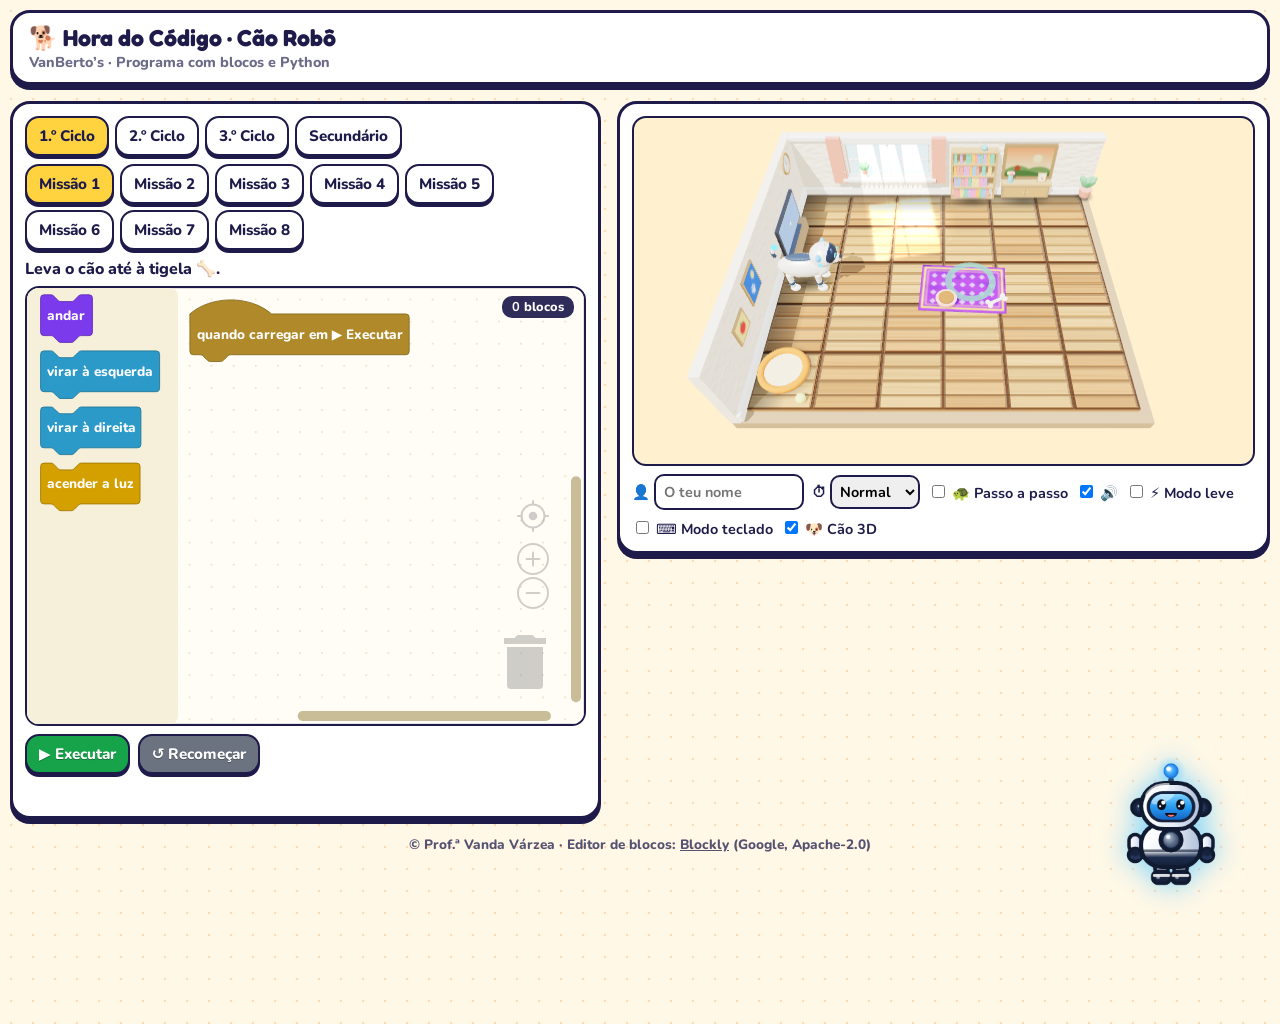
<file: blocos/casa-cao.html>
<!DOCTYPE html>
<html lang="pt-PT">
<head>
<meta charset="utf-8">
<meta name="viewport" content="width=device-width, initial-scale=1, viewport-fit=cover">
<meta name="theme-color" content="#fff8e7">
<title>Hora do Código · Cão Robô</title>
<link rel="preconnect" href="https://fonts.googleapis.com"><link rel="preconnect" href="https://fonts.gstatic.com" crossorigin><link href="https://fonts.googleapis.com/css2?family=Fredoka:wght@500;700&family=Nunito:wght@600;800&display=swap" rel="stylesheet">
<link rel="stylesheet" href="vb-jogo.css">
<style>
*{box-sizing:border-box}
#pyw{display:none}

.w{max-width:1260px}
.bwrap{position:relative}
#pyeb{display:none}
</style>
</head>
<body>
<div class="w">
<header><h1>🐕 Hora do Código · Cão Robô</h1><div class="sub">VanBerto’s · Programa com blocos e Python</div></header>
<div class="game">
<div class="card ed">
<div class="lv" id="cys"></div>
<div class="lv" id="lvs"></div>
<div id="mis"></div>
<div class="bwrap"><div id="bw"></div><div class="bcount"><b id="bc">0</b> blocos</div></div>
<div class="row">
<button id="go">▶ Executar</button>
<button id="clr">↺ Recomeçar</button>
<button id="pyb">🐍 Python</button>
</div>
<div id="msg"></div>
<div id="pyw"><div class="pyhd"><b>🐍 O mesmo programa em Python</b><button id="pye">✏️ Editar</button></div>
<div id="pyv" aria-live="off"></div>
<textarea id="py" rows="6" spellcheck="false"></textarea>
<div class="row" id="pyeb"><button id="pya" style="background:#3776ab">⬆ Usar este código</button></div>
<small class="pynote">Cada linha corresponde a um bloco. Enquanto o bloco trabalha, a linha de código que está a correr fica acesa.</small></div>
</div>
<div class="card stg">
<canvas id="cv" width="640" height="360"></canvas>
<div class="row"><label>👤 <input id="nm" type="text" placeholder="O teu nome"></label><label>⏱ <select id="sp"><option value="0.6">Devagar</option><option value="1" selected>Normal</option><option value="2">Rápido</option></select></label><label><input type="checkbox" id="stp"> 🐢 Passo a passo</label><label><input type="checkbox" id="snd" checked> 🔊</label><label><input type="checkbox" id="lt"> ⚡ Modo leve</label> <label><input type="checkbox" id="d3" checked> 🐶 Cão 3D</label></div>
</div>
</div>
<footer>© Prof.ª Vanda Várzea · Editor de blocos: <a href="https://developers.google.com/blockly" target="_blank" rel="noopener" style="color:inherit">Blockly</a> (Google, Apache-2.0)</footer>
</div>
<div id="fixed-robot-wrap"><div class="fixed-bubble" id="fixedRobotBubble" role="status" aria-live="polite">Olá! 😊</div><canvas class="fixed-robot" id="fixed-robot-cv" width="192" height="192" role="button" tabindex="0" aria-label="Robô VanBerto's — clica para falar"></canvas></div>
<div id="cert" style="display:none;position:fixed;inset:0;background:rgba(0,0,0,.6);z-index:50;padding:12px;overflow:auto"><div class="card" style="max-width:700px;margin:0 auto"><img id="cimg" alt="Certificado" style="width:100%"><div class="row"><button id="cdl" style="background:#16a34a">⬇ Guardar PNG</button><button id="cpr" style="background:#3776ab">🖨️ Imprimir</button><button id="cx" style="background:#6b7280">Fechar</button></div></div></div>
<script src="three.min.js"></script>
<script src="vb-gfx.js"></script>
<script src="vb-core.js"></script>
<script src="vb-solucoes.js"></script>
<script src="vb-atmos.js"></script>
<script src="blockly_compressed.js"></script>
<script src="blockly-msg-pt.js"></script>
<script src="vb-editor.js"></script>
<script>
const $=s=>document.querySelector(s);
const NAME={F:'🐕 andar',L:'↺ virar à esquerda',R:'↻ virar à direita',luz:'💡 luz',porta:'🚪 abrir porta',rep:'🔁 repetir',wh:'🔄 enquanto caminho livre',ifO:'🔀 se luz apagada aqui',else:'↔ senão',end:'fim'};
const COL={F:'#7c3aed',L:'#2b9ac9',R:'#2b9ac9',luz:'#d4a000',porta:'#8a5a2b',rep:'#e0457b',wh:'#c2410c',ifO:'#0f9e78',else:'#2fb88f',end:'#9a8fd1'};
const PY={F:'andar()',L:'virar_esquerda()',R:'virar_direita()',luz:'luz()',porta:'abrir_porta()',wh:'while caminho_livre():',ifO:'if luz_apagada():'};
/*LOGIC*/
const OPEN=['rep','wh','ifO'];
const W=6,H=5,TS=1.6,DX=[1,0,-1,0],DY=[0,1,0,-1],key=(x,y)=>x+','+y;
const s=(x,y,d)=>({x,y,d});
const CY=[
{n:'1.º Ciclo',b:['F','L','R','luz'],py:0,lv:[
 {t:'Leva o cão até à tigela 🦴.',start:s(0,2,0),target:[3,2]},
 {t:'Leva o cão até à tigela. Atenção às curvas!',start:s(0,0,0),target:[2,2]},
 {t:'Acende o candeeiro 💡 e depois vai até à tigela.',start:s(0,1,0),lamps:[[2,1]],target:[2,3]},
 {t:'🐞 Encontra o erro! Era para levar o cão à tigela, mas o programa tem um erro. Corrige-o!',start:s(0,2,0),target:[3,2],pre:[{k:'F'},{k:'F'},{k:'L'},{k:'F'}]},
 {t:'Há um sofá no caminho! Contorna-o e leva o cão até à tigela.',start:s(0,1,0),walls:[[1,1]],target:[2,1]},
 {t:'Acende os 2 candeeiros e termina na tigela.',start:s(0,0,0),lamps:[[1,0],[3,0]],target:[3,0]},
 {t:'O cão começa virado para baixo! Acende o candeeiro e vai até à tigela.',start:s(2,0,1),lamps:[[2,1]],target:[4,1]},
 {t:'Leva o cão até ao canto de baixo à direita. Cuidado com as curvas!',start:s(0,0,0),target:[3,3]}]},
{n:'2.º Ciclo',b:['F','L','R','luz','rep'],py:0,lv:[
 {t:'Leva o cão até à tigela. Dica: usa o repetir!',start:s(0,0,0),target:[5,0]},
 {t:'Acende o candeeiro e continua até à tigela.',start:s(0,2,0),lamps:[[2,2]],target:[5,2]},
 {t:'Faz uma escada: repete andar, virar à direita, andar e virar à esquerda.',start:s(0,0,0),target:[3,3]},
 {t:'Vai até ao canto da sala e depois desce até à tigela. Usa o repetir duas vezes!',start:s(0,0,0),target:[5,3]},
 {t:'Há uma parede à frente do cão! Contorna-a fazendo um U: anda 3 passos, vira à direita, anda 2, vira à direita e anda 3.',start:s(0,0,0),walls:[[0,1],[1,1],[2,1]],target:[0,2]},
 {t:'Acende os 2 candeeiros do corredor de cima e vai até à tigela.',start:s(0,0,0),lamps:[[2,0],[4,0]],target:[5,0]}]},
{n:'3.º Ciclo',b:['F','L','R','luz','porta','rep'],py:1,lv:[
 {t:'Acende os 2 candeeiros e termina na tigela.',start:s(0,0,0),lamps:[[2,0],[4,0]],target:[4,0]},
 {t:'A porta só abre quando o cão carrega no botão vermelho do chão. Chega à tigela!',start:s(0,2,0),doors:[{x:4,y:2,b:[3,2]}],walls:[[4,0],[4,1],[4,3],[4,4]],target:[5,2]},
 {t:'Acende o candeeiro, abre a porta e chega à tigela.',start:s(0,3,0),lamps:[[1,3]],doors:[{x:4,y:3,b:[3,3]}],walls:[[4,0],[4,1],[4,2],[4,4]],target:[5,3]},
 {t:'Duas portas seguidas! Cada porta tem o seu botão no chão. Chega à tigela.',start:s(0,2,0),doors:[{x:2,y:2,b:[1,2]},{x:4,y:2,b:[3,2]}],walls:[[2,0],[2,1],[2,3],[2,4],[4,0],[4,1],[4,3],[4,4]],target:[5,2]},
 {t:'Abre a porta com o botão, acende o candeeiro que está depois dela e vai até à tigela.',start:s(0,2,0),doors:[{x:3,y:2,b:[1,2]}],lamps:[[4,2]],walls:[[3,0],[3,1],[3,3],[3,4]],target:[5,2]},
 {t:'Corredor de baixo: o botão está a meio do caminho. Abre a porta e chega à tigela.',start:s(0,4,0),doors:[{x:4,y:4,b:[2,4]}],walls:[[4,0],[4,1],[4,2],[4,3]],target:[5,4]}]},
{n:'Secundário',b:['F','L','R','luz','porta','rep','wh','ifO','else'],py:2,lv:[
 {t:'O cão pode começar em sítios diferentes. Faz com que chegue sempre à tigela, no fim da sala. Usa «enquanto».',start:s(0,2,0),target:[5,2],max:3,tests:[{},{start:s(2,2,0)},{start:s(3,2,0)}]},
 {t:'Acende os 3 candeeiros e termina na tigela.',start:s(0,1,0),lamps:[[1,1],[3,1],[5,1]],target:[5,1],max:6},
 {t:'Alguns candeeiros já estão acesos! O botão 💡 liga e desliga. Garante que ficam todos acesos (usa «se»).',start:s(0,1,0),lamps:[[1,1],[2,1],[3,1]],target:[3,1],max:4,tests:[{on:[[1,1]]},{on:[[2,1]]},{on:[[1,1],[3,1]]},{on:[]}]},
 {t:'Percorre o corredor todo, sem saber que candeeiros estão acesos. Acende só os que estiverem apagados (usa «enquanto» e «se»).',start:s(0,1,0),lamps:[[1,1],[2,1],[3,1],[4,1],[5,1]],target:[5,1],max:4,tests:[{on:[]},{on:[[2,1],[4,1]]},{on:[[1,1],[3,1],[5,1]]},{on:[[1,1],[2,1]]}]},
 {t:'Abre a porta e depois usa «enquanto» para chegares à parede do fundo.',start:s(0,2,0),doors:[{x:3,y:2,b:[1,2]}],walls:[[3,0],[3,1],[3,3],[3,4]],target:[5,2],max:5},
 {t:'Porta e candeeiros! Abre a porta e acende só os candeeiros apagados até chegares à tigela.',start:s(0,2,0),doors:[{x:3,y:2,b:[1,2]}],lamps:[[2,2],[4,2]],walls:[[3,0],[3,1],[3,3],[3,4]],target:[5,2],max:7,tests:[{on:[]},{on:[[2,2]]},{on:[[4,2]]},{on:[[2,2],[4,2]]}]}]}
];
const OPT=[[3,5,6,3,7,5,5,7],[2,5,5,5,5,5],[4,5,7,5,6,5],[2,4,4,4,4,6]];
let prog=[];
const mk=(L,t)=>({start:t.start||L.start,target:t.target||L.target,lamps:L.lamps||[],walls:t.walls||L.walls||[],doors:L.doors||[],on:t.on||L.on||[]});
const blocked=(E,st,x,y)=>x<0||y<0||x>=W||y>=H||E.walls.some(w=>w[0]===x&&w[1]===y)||E.doors.some((d,i)=>d.x===x&&d.y===y&&!st.open.has(i));
function build(){return VB.build(prog,OPEN)}
function exec(nodes,E,st,out){
 for(const nd of nodes){
  if(st.stop||out.length>60)return;
  const k=nd.t.k,lampHere=E.lamps.some(l=>l[0]===st.x&&l[1]===st.y);
  if(k==='rep'){for(let j=0;j<nd.t.n&&!st.stop;j++)exec(nd.b,E,st,out)}
  else if(k==='wh'){let c=0;while(!st.stop&&c++<20&&!blocked(E,st,st.x+DX[st.d],st.y+DY[st.d]))exec(nd.b,E,st,out)}
  else if(k==='ifO'){exec(lampHere&&!st.lit.has(key(st.x,st.y))?nd.b:(nd.e||[]),E,st,out)}
  else{
   let bump=false;
   if(k==='F'){const nx=st.x+DX[st.d],ny=st.y+DY[st.d];if(blocked(E,st,nx,ny)){bump=true;st.stop=true}else{st.x=nx;st.y=ny}}
   else if(k==='L')st.d=(st.d+3)%4;
   else if(k==='R')st.d=(st.d+1)%4;
   else if(k==='luz'){if(lampHere){const q=key(st.x,st.y);st.lit.has(q)?st.lit.delete(q):st.lit.add(q)}else{st.err='luz';st.stop=true;bump=true}}
   else if(k==='porta'){if(E.doors.some(d=>d.b[0]===st.x&&d.b[1]===st.y))E.doors.forEach((d,i)=>{if(d.b[0]===st.x&&d.b[1]===st.y)st.open.add(i)});else{st.err='porta';st.stop=true;bump=true}}
   out.push({k,i:nd.i,x:st.x,y:st.y,d:st.d,lit:[...st.lit],open:[...st.open],bump});
  }
 }
}
function simulate(E){const st={x:E.start.x,y:E.start.y,d:E.start.d,lit:new Set(E.on.map(l=>key(l[0],l[1]))),open:new Set(),stop:false},out=[];exec(build(),E,st,out);return{st,out}}
const won=(E,st)=>st.x===E.target[0]&&st.y===E.target[1]&&E.lamps.every(l=>st.lit.has(key(l[0],l[1])));
/*ENDLOGIC*/

/* ---------- 3D ---------- */
const cv=$('#cv');
const R=new THREE.WebGLRenderer({canvas:cv,antialias:true});
R.outputEncoding=THREE.sRGBEncoding;R.toneMapping=THREE.ACESFilmicToneMapping;R.toneMappingExposure=1.0;
R.shadowMap.enabled=true;R.shadowMap.type=THREE.PCFSoftShadowMap;
const S=new THREE.Scene();S.background=new THREE.Color(0xfff1d0);
const cam=new THREE.PerspectiveCamera(42,16/9,.1,80);cam.position.set(0,10.5,8.5);cam.lookAt(0,0,.3);
S.add(new THREE.HemisphereLight(0xffffff,0xb89a6a,.22));
VBG.env(R,S,{top:'#bfe0ff',mid:'#fff3dc',bottom:'#c9a678',panelI:3});
const dl=new THREE.DirectionalLight(0xffe6bf,1.55);const fill=new THREE.DirectionalLight(0xbcd4ff,.28);fill.position.set(7,6,-4);S.add(fill);dl.position.set(-4,11,6);dl.castShadow=true;dl.shadow.mapSize.set(2048,2048);dl.shadow.bias=-.0004;dl.shadow.normalBias=.025;
Object.assign(dl.shadow.camera,{left:-9,right:9,top:7,bottom:-7,near:1,far:30});dl.shadow.camera.updateProjectionMatrix();S.add(dl);
const M=(c,r,m,e)=>new THREE.MeshStandardMaterial({color:c,roughness:r==null?.7:r,metalness:m==null?.05:m,emissive:e||0,envMapIntensity:.8});
function box(w,h,d,mat,x,y,z,p){const m=new THREE.Mesh(new THREE.BoxGeometry(w,h,d),mat);m.position.set(x,y,z);m.castShadow=m.receiveShadow=true;(p||S).add(m);return m}
function cyl(r1,r2,h,mat,p){const m=new THREE.Mesh(new THREE.CylinderGeometry(r1,r2,h,20),mat);m.castShadow=true;(p||S).add(m);return m}
const px=x=>(x-(W-1)/2)*TS,pz=y=>(y-(H-1)/2)*TS;
/* casa em corte */
box(W*TS+.6,.3,H*TS+.6,M(0x6b4a2b),0,-.25,0);
const FT=VBG.woodTex(W,H);const floor=new THREE.Mesh(new THREE.BoxGeometry(W*TS,.12,H*TS),new THREE.MeshStandardMaterial({map:FT.map,bumpMap:FT.bump,bumpScale:1.2,roughness:.5,metalness:.02,envMapIntensity:.7}));floor.position.set(0,-.04,0);floor.receiveShadow=true;S.add(floor);
const wallM=c=>{const m=M(c,.92);m.bumpMap=VBG.noise(128,128,.35,4,2);m.bumpScale=.07;return m};
box(W*TS+.6,2.4,.25,wallM(0xf2e6cf),0,1.1,-H*TS/2-.2);
box(.25,2.4,H*TS+.6,wallM(0xefdcc0),-W*TS/2-.2,1.1,0);
const trim=M(0xffffff,.45);box(W*TS+.6,.3,.1,trim,0,.15,-H*TS/2-.025);box(.1,.3,H*TS+.6,trim,-W*TS/2-.025,.15,0);box(W*TS+.6,.12,.14,trim,0,2.25,-H*TS/2-.04);
box(2.6,1.2,.08,M(0x8fd0ff,.15,.1,0x3a7fb8),-1.8,1.5,-H*TS/2-.06);
{const wz=-H*TS/2-.02,wf=M(0xffffff,.45);box(2.8,.1,.12,wf,-1.8,2.14,wz);box(2.8,.1,.12,wf,-1.8,.86,wz);box(.1,1.3,.12,wf,-3.2,1.5,wz);box(.1,1.3,.12,wf,-.4,1.5,wz);box(.06,1.2,.1,wf,-1.8,1.5,wz);box(2.6,.06,.1,wf,-1.8,1.5,wz);box(3.1,.08,.3,wf,-1.8,.8,wz+.1);const cu=M(0xd0584a,.9);box(.45,1.7,.16,cu,-3.45,1.5,wz+.08);box(.45,1.7,.16,cu,-.15,1.5,wz+.08)}
{const pz2=-H*TS/2-.04;box(1.7,1.3,.1,M(0x5a3a1e,.5),2.8,1.4,pz2);const pt=new THREE.Mesh(new THREE.PlaneGeometry(1.5,1.1),new THREE.MeshBasicMaterial({map:VBG.painting()}));pt.position.set(2.8,1.4,pz2+.06);S.add(pt)}
const rugMat=new THREE.MeshStandardMaterial({map:VBG.rugTex(),roughness:.95,bumpMap:VBG.noise(64,64,.4,6,4),bumpScale:.4});
{const wl=new THREE.Mesh(new THREE.PlaneGeometry(2.8,2.0),new THREE.MeshBasicMaterial({map:VBG.windowLight(),transparent:true,opacity:.28,blending:THREE.AdditiveBlending,depthWrite:false}));wl.rotation.x=-Math.PI/2;wl.position.set(-.9,.065,-H*TS/2+1.5);S.add(wl)}
{const pl=new THREE.Group();pl.position.set(W*TS/2+.12,0,-H*TS/2+.05);S.add(pl);cyl(.22,.17,.34,M(0xd0584a,.8),pl).position.y=.17;for(let i=0;i<7;i++){const a=i/7*Math.PI*2,l=new THREE.Mesh(new THREE.SphereGeometry(.2,12,8),M(0x2f8f4e,.7));l.scale.set(.5,1.2,.25);l.position.set(Math.cos(a)*.14,.62,Math.sin(a)*.14);l.rotation.z=-Math.cos(a)*.5;l.rotation.x=Math.sin(a)*.5;l.castShadow=true;pl.add(l)}VBG.blob(pl,0,.02,0,.7,.7,.5)}
/* cão robô */
const dog=new THREE.Group();S.add(dog);
const dm=M(0xf4f7ff,.28,.25),db=M(0x16233e,.35,.5),blue=M(0x2a9bf0,.25,.1,0x1366c6);
const vbTex=(w,h,fn)=>{const c=document.createElement('canvas');c.width=w;c.height=h;fn(c.getContext('2d'),w,h);const t=new THREE.CanvasTexture(c);t.encoding=THREE.sRGBEncoding;return t};
const vbPaw=(g,x,y,s,col)=>{g.fillStyle=col;g.beginPath();g.ellipse(x,y+s*.35,s*.95,s*.75,0,0,7);g.fill();[[-1.1,-.3,.38],[-.4,-1.0,.4],[.4,-1.0,.4],[1.1,-.3,.38]].forEach(t=>{g.beginPath();g.arc(x+t[0]*s,y+t[1]*s,t[2]*s,0,7);g.fill()})};

/* ---------- VanBerto's cão-robô: a ilustração oficial como personagem (cartão em pé, virado para a câmara) ---------- */
const DOG_IMG='[data-uri]';
const DOG_A=2.3,DOG_AR=0.958;
const dHead=new THREE.Group(),dTail=new THREE.Group(),legs=[0,1,2,3].map(()=>new THREE.Group());dog.add(dHead,dTail);legs.forEach(l=>dog.add(l));
const dogTex=new THREE.Texture();dogTex.encoding=THREE.sRGBEncoding;dogTex.generateMipmaps=false;dogTex.minFilter=THREE.LinearFilter;dogTex.magFilter=THREE.LinearFilter;
const dogMat=new THREE.MeshBasicMaterial({map:dogTex,transparent:true,alphaTest:.02,toneMapped:false,side:THREE.DoubleSide});
const dogGeo=new THREE.PlaneGeometry(1,1);dogGeo.translate(0,.5,0);
const dogPivot=new THREE.Group();dog.add(dogPivot);
const dogSpr=new THREE.Mesh(dogGeo,dogMat);dogSpr.visible=false;dogSpr.renderOrder=3;dogPivot.add(dogSpr);
{const im=new Image();im.onload=()=>{dogTex.image=im;dogTex.needsUpdate=true;dogSpr.visible=!dog3d};im.src=DOG_IMG}
VBG.blob(dog,0,.01,0,1.5,.9,.55);
/* o cartão olha sempre para a câmara; espelha-se para o lado para onde o cão anda (a ilustração olha para a esquerda) */
let dogFlip=false,dogPulse=0,dogRoll=0;
/* ---------- cão-robô em 3D (modelo procedural; a ilustração fica como alternativa em «Cão 3D» desligado) ---------- */
let dog3d=true,walkK=0,dogHappyUntil=0;try{if(localStorage.getItem('vb-dog3d')==='0')dog3d=false}catch(e){}
const dogBody=new THREE.Group();dog.add(dogBody);dogBody.scale.setScalar(.95);dogBody.position.x=.04;
{
 const cyanM=new THREE.MeshBasicMaterial({color:0x4fe6ff,toneMapped:false}),earM=M(0x1a62d4,.6,.04,0x0a3d9e),pinkM=M(0xff5d7a,.5),blackM=M(0x0a0c12,.25,.3),visM=M(0x0b1226,.12,.65);
 const dE=(rx,ry,rz,mat,x,y,z,p)=>{const m=new THREE.Mesh(new THREE.SphereGeometry(1,28,18),mat);m.scale.set(rx,ry,rz);m.position.set(x,y,z);m.castShadow=true;(p||dogBody).add(m);return m};
 const dC=(r1,r2,h,mat,x,y,z,p)=>{const m=new THREE.Mesh(new THREE.CylinderGeometry(r1,r2,h,18),mat);m.position.set(x,y,z);m.castShadow=true;(p||dogBody).add(m);return m};
 /* corpo */
 dE(.78,.38,.36,dm,0,.82,0);dE(.42,.06,.15,db,-.04,1.17,0);dE(.26,.23,.28,dm,.5,.76,0);
 /* coleira + medalha */
 const gz=new THREE.Group();gz.position.set(.52,1.06,0);gz.rotation.z=.7;dogBody.add(gz);
 const ring=new THREE.Mesh(new THREE.TorusGeometry(.2,.05,12,28),blue);ring.rotation.y=Math.PI/2;gz.add(ring);
 const tag=dE(.05,.075,.09,blue,.68,.88,0);dE(.03,.04,.05,dm,.73,.88,0);
 /* cabeça */
 dogBody.add(dHead);dHead.position.set(.68,1.3,0);
 dE(.4,.37,.38,dm,0,0,0,dHead);dE(.23,.27,.34,visM,.17,.04,0,dHead);
 [-1,1].forEach(s=>{const a=new THREE.Mesh(new THREE.TorusGeometry(.07,.022,8,18,Math.PI),cyanM);a.rotation.y=Math.PI/2;a.position.set(.385,.06,s*.13);dHead.add(a)});
 dE(.17,.14,.19,dm,.3,-.14,0,dHead);dE(.05,.04,.065,blackM,.47,-.1,0,dHead);dE(.07,.025,.06,pinkM,.4,-.25,0,dHead);
 const dogEars=[];[-1,1].forEach(s=>{const pv=new THREE.Group();pv.position.set(-.05,.3,s*.34);pv.rotation.x=s*.95;dHead.add(pv);dE(.1,.32,.13,earM,0,-.26,s*.1,pv);dogEars.push(pv)});
 [-1,1].forEach(s=>dE(.05,.06,.04,cyanM,-.02,-.04,s*.39,dHead));
 /* pernas: pivô na anca, rodam em z */
 [[.42,.27],[.42,-.27],[-.42,.27],[-.42,-.27]].forEach((p,i)=>{const l=legs[i];dogBody.add(l);l.position.set(p[0],.7,p[1]);
  dC(.1,.085,.34,dm,0,-.18,0,l);dE(.1,.1,.1,db,0,-.36,0,l);dC(.08,.075,.24,dm,0,-.49,0,l);dC(.092,.092,.05,blue,0,-.43,0,l);dE(.16,.095,.125,dm,.045,-.62,0,l);dE(.05,.02,.07,cyanM,.06,-.71,0,l)});
 /* cauda às riscas com ponta ciano */
 dogBody.add(dTail);dTail.position.set(-.74,1.04,0);
 [[-.02,.09,.35],[-.03,.25,.1],[.0,.4,-.3]].forEach((s,i)=>{const c=dC(.055,.055,.17,i%2?db:dm,s[0],s[1],0,dTail);c.rotation.z=s[2]});
 dE(.085,.085,.085,cyanM,.07,.52,0,dTail);
 dogBody.userData.ears=dogEars;
}
dogBody.traverse(o=>{if(o.isMesh)o.receiveShadow=false});
function applyDog(){dogBody.visible=dog3d;dogSpr.visible=!dog3d&&!!dogTex.image}
{const c=document.getElementById('d3');if(c){c.checked=dog3d;c.onchange=()=>{dog3d=c.checked;try{localStorage.setItem('vb-dog3d',dog3d?'1':'0')}catch(e){}applyDog()}}}
applyDog();
function dog3dUpdate(){
 const t=performance.now()/1000,w=walkK>0&&walkK<1,happy=performance.now()<dogHappyUntil;
 legs.forEach((l,i)=>{l.rotation.z=w?Math.sin(walkK*Math.PI*4+(i===0||i===3?0:Math.PI))*.55:0});
 dogBody.position.y=w?Math.abs(Math.sin(walkK*Math.PI*4))*.07:Math.sin(t*2.2)*.012;
 dogBody.rotation.z=dogRoll;
 dTail.rotation.y=Math.sin(t*(happy?16:5))*(happy?.7:.35);
 dogBody.userData.ears.forEach((e,i)=>{e.rotation.z=Math.sin(t*2+i)*.05+(w?Math.sin(walkK*Math.PI*4)*.15:0)});
 dHead.rotation.z=Math.sin(t*1.3)*.04;dHead.rotation.y=happy?Math.sin(t*9)*.18:0;
}
function dogUpdate(){
 if(dog3d){dog3dUpdate();return}
 const fx=Math.cos(dog.rotation.y);
 if(Math.abs(fx)>.2){const f=fx>0;if(f!==dogFlip){dogFlip=f;dogTex.repeat.x=f?-1:1;dogTex.offset.x=f?1:0;dogPulse=1}}
 dogPulse*=.84;const t=performance.now()/1000;
 const dx=cam.position.x-dog.position.x,dz=cam.position.z-dog.position.z,dy=cam.position.y-dog.position.y,th=Math.atan2(dy,Math.hypot(dx,dz)),al=Math.min(.28,.3*th);
 dogPivot.rotation.y=Math.atan2(dx,dz)-dog.rotation.y;
 const A=DOG_A*(1+.012*Math.sin(t*2.6)+.12*dogPulse),Hh=A/Math.cos(th-al);
 dogSpr.rotation.set(-al,0,dogRoll);
 dogSpr.scale.set(DOG_A*DOG_AR*(1-.28*dogPulse),Hh,1);
}

/* sala mais composta: estante, aparador, radiador, TV, quadros, relógio, cama do cão, bola */
{
 const wz=-H*TS/2-.075,wx=-W*TS/2-.075,wood=M(0x8b5a2b,.6),wood2=M(0x6b4a2b,.65),wht=M(0xffffff,.5);
 const pal=[0xe5484d,0x3b82f6,0xf5b83d,0x22a06b,0x8b5cf6,0xf97316,0x14b8a6,0xec4899];
 let rs=7;const rnd=()=>(rs=(rs*9301+49297)%233280)/233280;
 const sm=(r,mat,x,y,z,p,sx,sy,sz)=>{const m=new THREE.Mesh(new THREE.SphereGeometry(r,14,10),mat);m.position.set(x,y,z);m.scale.set(sx||1,sy||1,sz||1);m.castShadow=true;(p||S).add(m);return m};
 /* estante de livros (parede do fundo) */
 {const g=new THREE.Group();g.position.set(1.0,0,wz+.17);S.add(g);
  box(1.5,1.9,.04,wood2,0,.95,-.13,g);box(.06,1.9,.3,wood,-.72,.95,0,g);box(.06,1.9,.3,wood,.72,.95,0,g);
  [.03,.52,.98,1.44,1.9].forEach(y=>box(1.5,.05,.3,wood,0,y,0,g));
  [.055,.545,1.005,1.465].forEach(y0=>{let x=-.65;while(x<.62){const w=.07+rnd()*.07,h=.27+rnd()*.12;if(x+w>.66)break;
   box(w,h,.2,M(pal[(rnd()*pal.length)|0],.7),x+w/2,y0+h/2,0,g);x+=w+.012+(rnd()<.15?.09:0)}});
  sm(.1,M(0x2b9ac9,.4,.1),.3,1.97+.04,0,g);VBG.blob(g,0,.02,.25,1.7,.7,.4)}
 /* aparador debaixo do quadro, com jarra e fotografia */
 {const g=new THREE.Group();g.position.set(2.8,0,wz+.19);S.add(g);
  box(1.7,.07,.36,wood,0,.66,0,g);box(1.6,.5,.3,wood2,0,.37,0,g);
  [-.75,.75].forEach(x=>box(.06,.12,.06,wood,x,.06,0,g));
  box(.72,.4,.012,wood,-.38,.37,.156,g);box(.72,.4,.012,wood,.38,.37,.156,g);
  [-.06,.06].forEach(x=>sm(.03,M(0xffd34d,.3,.8),x,.37,.175,g));
  const v=cyl(.07,.1,.26,M(0x2b9ac9,.3),g);v.position.set(-.55,.83,0);
  [[0,.14,0xe5484d],[-.07,.1,0xf5b83d],[.07,.1,0xec4899]].forEach(f=>sm(.07,M(f[2],.6),-.55+f[0],1.0+f[1]*.4,0,g));
  box(.3,.36,.03,wood,.5,.88,0,g);box(.24,.3,.012,M(0xfff1d0,.8),.5,.88,.02,g);sm(.05,M(0xd0584a,.7),.5,.88,.03,g);
  VBG.blob(g,0,.02,.2,2.0,.7,.4)}
 /* mancha de sol a entrar pela janela (aditiva, só decorativa) */
 {const c=document.createElement('canvas');c.width=c.height=256;const x=c.getContext('2d');
  for(let i=0;i<2;i++)for(let j=0;j<2;j++){x.fillStyle='rgba(255,236,190,1)';x.fillRect(14+i*118,14+j*118,110,110)}
  x.filter='blur(7px)';x.drawImage(c,0,0);x.filter='none';
  const g=x.createLinearGradient(0,0,0,256);g.addColorStop(0,'rgba(0,0,0,0)');g.addColorStop(1,'rgba(0,0,0,.55)');x.globalCompositeOperation='destination-out';x.fillStyle=g;x.fillRect(0,0,256,256);
  const t=new THREE.CanvasTexture(c);t.encoding=THREE.sRGBEncoding;
  const m=new THREE.Mesh(new THREE.PlaneGeometry(2.3,2.9),new THREE.MeshBasicMaterial({map:t,transparent:true,opacity:.42,blending:THREE.AdditiveBlending,depthWrite:false,toneMapped:false}));
  m.rotation.x=-Math.PI/2;m.rotation.z=.18;m.position.set(-1.3,.04,wz+1.75);m.renderOrder=2;S.add(m);window.__sun=m}
 if(window.VBA){[-2.5,-1.8,-1.1].forEach(x=>VBA.ray(S,x,2.08,wz+.05,x+.55,.05,wz+2.2,.5,.9,0xffe7b0,.16));
  VBA.dust(S,{x0:-3.2,x1:.3,y0:.2,y1:2.2,z0:wz+.1,z1:wz+2.6,color:0xfff2cf},45,.05,.55);
  VBA.wallAO(S,W*TS,0,-H*TS/2+.45,0,.32);VBA.wallAO(S,H*TS,-W*TS/2+.45,0,Math.PI/2,.32)}
 /* radiador debaixo da janela + planta no parapeito */
 {const g=new THREE.Group();g.position.set(-1.8,0,wz+.09);S.add(g);
  for(let i=0;i<13;i++)box(.1,.46,.08,wht,-1.0+i*.1667,.45,0,g);box(2.2,.05,.1,wht,0,.72,0,g);box(2.2,.05,.1,wht,0,.2,0,g);
  const pt=cyl(.09,.07,.14,M(0xd0584a,.8),g);pt.position.set(-.8,.91+.2,.1);
  for(let i=0;i<5;i++){const a=i/5*Math.PI*2;const l=sm(.13,M(0x2f8f4e,.7),-.8+Math.cos(a)*.08,1.2+.07,.1+Math.sin(a)*.08,g,.45,1.2,.25);l.rotation.z=-Math.cos(a)*.5;l.rotation.x=Math.sin(a)*.5}}
 /* televisão em cima do móvel (parede da esquerda) */
 {const g=new THREE.Group();g.position.set(wx+.24,0,-1.3);S.add(g);
  box(.42,.5,2.1,wood2,0,.25,0,g);[-.9,.9].forEach(z=>box(.3,.1,.08,wood,0,.05,z,g));
  box(.08,1.05,1.85,M(0x0b0f1a,.3,.3),.06,1.2,0,g);box(.02,.93,1.72,M(0x10204a,.2,.1,0x2358c4),.11,1.2,0,g);
  box(.14,.07,1.3,db,.1,.54,0,g);
  const cm=cyl(.05,.05,.02,M(0xffffff,.4),g);cm.rotation.z=Math.PI/2;cm.position.set(.13,1.2,0);
  VBG.blob(g,0,.02,0,1.0,2.4,.4)}
 /* quadros e relógio na parede da esquerda */
 {const tex=(fn)=>new THREE.MeshBasicMaterial({map:vbTex(128,128,fn)});
  [[1.3,1.6,.9,.7,(g)=>{g.fillStyle='#3b82f6';g.fillRect(0,0,128,128);g.fillStyle='#fde68a';g.beginPath();g.arc(92,38,18,0,7);g.fill();vbPaw(g,50,86,16,'#ffffff')}],
   [2.5,1.4,.6,.6,(g)=>{g.fillStyle='#fde68a';g.fillRect(0,0,128,128);g.fillStyle='#e5484d';g.beginPath();g.arc(64,70,34,0,7);g.fill();g.fillStyle='#22a06b';g.fillRect(58,24,12,22)}]].forEach(q=>{
   box(.05,q[2]*.9+.1,q[3]+.1,wood,wx+.03,q[1],q[0]);
   const p=new THREE.Mesh(new THREE.PlaneGeometry(q[3],q[2]*.9),tex(q[4]));p.rotation.y=Math.PI/2;p.position.set(wx+.062,q[1],q[0]);S.add(p)});
  const ck=new THREE.Mesh(new THREE.CircleGeometry(.3,32),new THREE.MeshBasicMaterial({map:vbTex(128,128,(g)=>{g.fillStyle='#fff';g.fillRect(0,0,128,128);g.fillStyle='#16233e';for(let i=0;i<12;i++){const a=i/12*Math.PI*2;g.beginPath();g.arc(64+Math.sin(a)*52,64-Math.cos(a)*52,i%3?3:6,0,7);g.fill()}g.lineCap='round';g.strokeStyle='#16233e';g.lineWidth=7;g.beginPath();g.moveTo(64,64);g.lineTo(64,28);g.stroke();g.lineWidth=5;g.beginPath();g.moveTo(64,64);g.lineTo(92,76);g.stroke();g.strokeStyle='#e5484d';g.lineWidth=3;g.beginPath();g.moveTo(64,64);g.lineTo(40,90);g.stroke()})}));
  ck.rotation.y=Math.PI/2;ck.position.set(wx+.07,2.0,-3.1);S.add(ck);
  const cr=new THREE.Mesh(new THREE.TorusGeometry(.3,.04,8,32),wood);cr.rotation.y=Math.PI/2;cr.position.set(wx+.06,2.0,-3.1);S.add(cr)}
 /* cama do cão e bola */
 {const g=new THREE.Group();g.position.set(wx+.78,0,2.95);S.add(g);
  cyl(.64,.64,.06,M(0xc2410c,.85),g).position.y=.03;cyl(.5,.5,.09,M(0xfdba74,.95),g).position.y=.06;
  const rim=new THREE.Mesh(new THREE.TorusGeometry(.57,.09,10,28),M(0xc2410c,.85));rim.rotation.x=Math.PI/2;rim.position.y=.1;rim.castShadow=true;g.add(rim);
  VBG.blob(g,0,.01,0,1.7,1.7,.35);
  sm(.13,M(0xd7f542,.6),-3.5-g.position.x,.13,3.75-g.position.z,g)}
}
let ang=0,SPD=1;
/* objetos de cada missão */
const LVG=new THREE.Group();S.add(LVG);const lampObjs=[],doorObjs=[];
function label(txt,col){const c=document.createElement('canvas');c.width=256;c.height=96;const g=c.getContext('2d');g.fillStyle='rgba(30,27,75,.92)';g.beginPath();if(g.roundRect)g.roundRect(4,8,248,80,24);else g.rect(4,8,248,80);g.fill();g.strokeStyle=col;g.lineWidth=6;g.stroke();g.fillStyle='#fff';g.font='bold 46px system-ui,sans-serif';g.textAlign='center';g.textBaseline='middle';g.fillText(txt,128,50);const t=new THREE.CanvasTexture(c);t.encoding=THREE.sRGBEncoding;const sp=new THREE.Sprite(new THREE.SpriteMaterial({map:t,transparent:true,depthTest:false}));sp.scale.set(1.5,.56,1);sp.renderOrder=10;return sp}
function setLamp(i,on){const o=lampObjs[i];if(!o)return;o.shade.material.emissive.set(on?0xffd34d:0);o.glow.material.opacity=on?.55:0}
function show(E){
 while(LVG.children.length)LVG.remove(LVG.children[0]);lampObjs.length=doorObjs.length=0;
 E.walls.forEach(w=>{box(TS*.8,.6,TS*.8,M(0x6b3f22,.8),px(w[0]),.3,pz(w[1]),LVG);box(TS*.8,.25,TS*.3,M(0xd0584a,.8),px(w[0]),.72,pz(w[1])-TS*.25,LVG)});
 E.lamps.forEach((l,i)=>{
  const g=new THREE.Group();g.position.set(px(l[0])+.45,0,pz(l[1])-.45);LVG.add(g);
  cyl(.2,.25,.08,db,g).position.y=.04;cyl(.04,.04,1.2,db,g).position.y=.65;
  const shade=cyl(.2,.34,.34,M(0xfff4d0,.6),g);shade.position.y=1.35;
  const glow=new THREE.Mesh(new THREE.CircleGeometry(1.1,24),new THREE.MeshBasicMaterial({color:0xffe08a,transparent:true,opacity:0,blending:THREE.AdditiveBlending,depthWrite:false}));
  glow.rotation.x=-Math.PI/2;glow.position.set(px(l[0]),.1,pz(l[1]));LVG.add(glow);
  lampObjs.push({shade,glow});setLamp(i,E.on.some(o=>o[0]===l[0]&&o[1]===l[1]));
 });
 E.doors.forEach(d=>{
  const dg=new THREE.Group();dg.position.set(px(d.x),0,pz(d.y));LVG.add(dg);
  const dk=M(0x3a2a1a,.7),m=box(.22,1.5,TS*.88,M(0xb7791f,.55),0,.75,0,dg);
  box(.3,1.75,.2,dk,0,.875,-TS*.47,dg);box(.3,1.75,.2,dk,0,.875,TS*.47,dg);box(.3,.2,TS*.95,dk,0,1.8,0,dg);
  const kn=new THREE.Mesh(new THREE.SphereGeometry(.08,12,10),M(0xffd34d,.3,.8));kn.position.set(.16,.8,.45);dg.add(kn);
  const lp=label('Porta','#b7791f');lp.position.set(0,2.35,0);dg.add(lp);
  const bt=new THREE.Group();bt.position.set(px(d.b[0]),.1,pz(d.b[1]));LVG.add(bt);
  cyl(.52,.52,.05,M(0xffffff,.4),bt);cyl(.42,.42,.12,M(0x6b0f0f,.5),bt).position.y=.07;
  const cap=cyl(.34,.34,.12,M(0xff2d2d,.35,.1,0xcc0000),bt);cap.position.y=.18;
  const lb=label('Botão','#ff2d2d');lb.position.set(0,1.0,0);bt.add(lb);
  doorObjs.push({m,b:cap,open:false});
 });
 const tx=px(E.target[0]),tz=pz(E.target[1]);
 const ring=new THREE.Mesh(new THREE.RingGeometry(.55,.75,32),new THREE.MeshBasicMaterial({color:0x2ee6a6,transparent:true,opacity:.85,side:THREE.DoubleSide}));ring.rotation.x=-Math.PI/2;ring.position.set(tx,.09,tz);LVG.add(ring);
 const sx=tx>0?-1:1,sz=tz>0?-1:1,bx=tx+sx*.72,bz=tz+sz*.72,rx=Math.max(-W*TS/2+1.25,Math.min(W*TS/2-1.25,tx+sx*.23)),rz=Math.max(-H*TS/2+.85,Math.min(H*TS/2-.85,tz+sz*.23)); /* tigela no canto do quadrado (virado para o interior): o cão pára no centro e não a pisa */
 const rug=box(2.5,.04,1.7,rugMat,rx,.03,rz,LVG);rug.rotation.y=-.05;
 const bw=cyl(.31,.26,.18,M(0xff6b6b,.5),LVG);bw.position.set(bx,.14,bz);
 cyl(.22,.22,.05,M(0x5a2a0c,.9),LVG).position.set(bx,.24,bz);
 {const bn=new THREE.Group();bn.position.set(Math.max(-W*TS/2+.45,Math.min(W*TS/2-.45,tx-sx*.72)),.09,tz+sz*.72);bn.rotation.y=.5;LVG.add(bn);const bm=M(0xfff4d0,.6);const sh=cyl(.05,.05,.5,bm,bn);sh.rotation.z=Math.PI/2;[[-.25,.07],[-.25,-.07],[.25,.07],[.25,-.07]].forEach(p=>{const k=new THREE.Mesh(new THREE.SphereGeometry(.08,10,8),bm);k.position.set(p[0],0,p[1]);k.castShadow=true;bn.add(k)})}
 dog.position.set(px(E.start.x),.03,pz(E.start.y));ang=-E.start.d*Math.PI/2;dog.rotation.y=ang;legs.forEach(l=>l.rotation.z=0);
}
function size(){const w=cv.clientWidth||640;R.setPixelRatio(light?.5:Math.min(window.devicePixelRatio||1,2));R.setSize(w,w*9/16,false)}
function setLight(v,auto){light=v;if(window.__sun)window.__sun.visible=!v;window.VBA&&VBA.setLight(S,v);$('#lt').checked=v;R.shadowMap.enabled=!v;S.environment=v?null:VBG.envTex;dl.castShadow=!v;S.traverse(o=>{if(o.material)o.material.needsUpdate=true});size();if(auto)say('Fiz o modo leve para ajudar este computador. 😉')}
let light=false,fr=0,acc=0,last=performance.now();
$('#lt').onchange=e=>setLight(e.target.checked);
addEventListener('resize',size);size();
(function loop(){requestAnimationFrame(loop);const n=performance.now();acc+=n-last;last=n;if(++fr===90&&!light&&acc/90>45)setLight(true,true);dogUpdate();R.render(S,cam)})();
/* animação */
const T=(f,ms)=>new Promise(r=>{const t0=performance.now();(function l(){const k=Math.min(1,(performance.now()-t0)*SPD/ms);f(k);k<1?requestAnimationFrame(l):r()})()});
const lerp=(a,b,k)=>a+(b-a)*k;
const swing=k=>{const s=Math.sin(k*Math.PI*4);dogSpr.position.y=k>=1?0:Math.abs(s)*.16;dogRoll=k>=1?0:s*.07;walkK=k>=1?0:k};
const hop=ms=>T(k=>dog.position.y=.03+Math.sin(k*Math.PI)*.5,ms||300);
async function play(a){
 if(a.bump&&a.k!=='F')beep(160,.3,'sawtooth');
 if(a.k==='F'){
  const x0=dog.position.x,z0=dog.position.z,x1=px(a.x),z1=pz(a.y);
  if(a.bump){beep(160,.3,'sawtooth');T(k=>{dogRoll=-Math.sin(k*Math.PI)*.22},600);await T(k=>{const b=Math.sin(k*Math.PI)*.4;dog.position.x=x0+DX[a.d]*b;dog.position.z=z0+DY[a.d]*b},300)}
  else{beep(330,.08);await T(k=>{dog.position.x=lerp(x0,x1,k);dog.position.z=lerp(z0,z1,k);swing(k)},380);swing(0)}
 }else if(a.k==='L'||a.k==='R'){
  const dl_=a.k==='L'?Math.PI/2:-Math.PI/2,a0=ang;await T(k=>dog.rotation.y=a0+dl_*k,260);ang=a0+dl_;
 }else if(a.k==='luz'){
  const i=lampObjs.length?(window.__E?window.__E.lamps.findIndex(l=>l[0]===a.x&&l[1]===a.y):-1):-1;
  if(i>=0){setLamp(i,a.lit.includes(key(a.x,a.y)));beep(880,.15,'sine')}
  await hop(300);
 }else if(a.k==='porta'){
  const E=window.__E;let any=false;
  E.doors.forEach((d,i)=>{if(a.open.includes(i)&&!doorObjs[i].open){any=true;doorObjs[i].open=true;doorObjs[i].b.material.color.set(0x2fb88f);doorObjs[i].b.material.emissive.set(0x0a7a55)}});
  if(any){beep(440,.1);beep(660,.2,'square',.1);await T(k=>doorObjs.forEach(o=>{if(o.open)o.m.position.y=lerp(o.m.position.y,-.8,.25*SPD)}),700)}
  else await hop(250);
 }
 await T(()=>{},60);
}

const DICAS=["Olá! Eu sou o VanBerto’s. Arrasta os blocos para guiar o cão até à tigela! 🐶", "O cão só anda para a frente: vira primeiro e depois anda.", "O repetir poupa blocos. Muda o número dentro do bloco.", "Liga os blocos por baixo de «quando carregar em ▶ Executar».", "Olha para o Python: é o mesmo programa! 🐍"];
/* ---------- VanBerto’s (robô oficial, igual ao da Hora do Código) ---------- */
function rrVan(ctx,x,y,w,h,r){
    const rr=Math.min(r,w/2,h/2);
    ctx.beginPath();ctx.moveTo(x+rr,y);ctx.arcTo(x+w,y,x+w,y+h,rr);ctx.arcTo(x+w,y+h,x,y+h,rr);ctx.arcTo(x,y+h,x,y,rr);ctx.arcTo(x,y,x+w,y,rr);ctx.closePath();
  }
  function cfVan(ctx,x,y,r,color){ctx.beginPath();ctx.arc(x,y,r,0,Math.PI*2);ctx.fillStyle=color;ctx.fill();}

  window.drawVanBerto=drawVanBerto;
  function drawVanBerto(ctx,blink,step,armsUp){
    const w=96,h=96;
    ctx.clearRect(0,0,w,h);
    ctx.lineJoin="round"; ctx.lineCap="round";
    ctx.save(); ctx.translate(0,6);
    const NAVY="#16233e", NAVY2="#26365a", OUT="#101a30";
    function white(x0,y0,x1,y1){const g=ctx.createLinearGradient(x0,y0,x1,y1);g.addColorStop(0,"#ffffff");g.addColorStop(0.55,"#e6edf7");g.addColorStop(1,"#b4c4dc");return g;}

    const LIFT=8, STRIDE=3;
    let lTop=70, rTop=70, lDX=0, rDX=0;
    if(step===0){ lTop=70-LIFT; lDX=STRIDE; rDX=-STRIDE; }
    else if(step===1){ rTop=70-LIFT; rDX=STRIDE; lDX=-STRIDE; }
    function leg(cx,top){
      rrVan(ctx,cx-5,top,10,11,4.5); ctx.fillStyle=white(cx-5,top,cx+5,top); ctx.fill();
      ctx.lineWidth=2.6; ctx.strokeStyle=OUT; ctx.stroke();
      const fy=top+9;
      rrVan(ctx,cx-6.5,fy,13,9,4); ctx.fillStyle=NAVY; ctx.fill();
      ctx.lineWidth=2.6; ctx.strokeStyle=OUT; ctx.stroke();
      rrVan(ctx,cx-6.5,fy+2,13,2.4,1.2); ctx.fillStyle="rgba(255,255,255,0.85)"; ctx.fill();
      cfVan(ctx,cx-2.5,fy+4.5,1.4,"rgba(255,255,255,0.5)");
    }
    leg(41+lDX,lTop); leg(55+rDX,rTop);

    const ARM_SWING = 0.24;
    const JUMP_RAISE = 2.9;
    let lArmSwing = 0, rArmSwing = 0;
    if(armsUp){ lArmSwing = JUMP_RAISE; rArmSwing = -JUMP_RAISE; }
    else if(step===0){ lArmSwing=-ARM_SWING; rArmSwing=ARM_SWING; }
    else if(step===1){ lArmSwing=ARM_SWING; rArmSwing=-ARM_SWING; }
    function arm(sx,swing){
      ctx.save();
      const px=sx+4.5, py=52;
      ctx.translate(px,py); ctx.rotate(swing); ctx.translate(-px,-py);
      rrVan(ctx,sx,52,9,13,4.5); ctx.fillStyle=white(sx,52,sx+9,52); ctx.fill();
      ctx.lineWidth=2.6; ctx.strokeStyle=OUT; ctx.stroke();
      const hx=sx+4.5, hy=67;
      cfVan(ctx,hx,hy,5,NAVY);
      ctx.lineWidth=2.3; ctx.strokeStyle=OUT; ctx.beginPath(); ctx.arc(hx,hy,5,0,Math.PI*2); ctx.stroke();
      cfVan(ctx,hx-2,hy+1.6,1.4,NAVY2); cfVan(ctx,hx+0.5,hy+2.4,1.4,NAVY2); cfVan(ctx,hx+2.5,hy+1.6,1.4,NAVY2);
      ctx.restore();
    }
    arm(17,lArmSwing); arm(70,rArmSwing);

    rrVan(ctx,26,44,44,32,15); ctx.fillStyle=white(28,46,68,46); ctx.fill();
    ctx.save(); rrVan(ctx,26,44,44,32,15); ctx.clip();
    const wg=ctx.createLinearGradient(0,64,0,76); wg.addColorStop(0,"rgba(22,35,62,0)"); wg.addColorStop(0.4,"#1c2c4c"); wg.addColorStop(1,"#142038");
    ctx.fillStyle=wg; ctx.fillRect(26,62,44,16);
    ctx.strokeStyle="rgba(16,26,48,0.6)"; ctx.lineWidth=2; ctx.beginPath(); ctx.moveTo(28,64); ctx.lineTo(68,64); ctx.stroke();
    ctx.fillStyle="rgba(255,255,255,0.5)"; ctx.beginPath(); ctx.ellipse(36,52,9,5.5,-0.5,0,Math.PI*2); ctx.fill();
    ctx.restore();
    ctx.lineWidth=3; ctx.strokeStyle=OUT; rrVan(ctx,26,44,44,32,15); ctx.stroke();

    cfVan(ctx,48,56,8,NAVY);
    ctx.lineWidth=2.5; ctx.strokeStyle=OUT; ctx.beginPath(); ctx.arc(48,56,8,0,Math.PI*2); ctx.stroke();
    const dome=ctx.createRadialGradient(45.5,53.5,1,48,56,7); dome.addColorStop(0,"#aebccf"); dome.addColorStop(0.6,"#5a6a85"); dome.addColorStop(1,"#2b3a57");
    ctx.fillStyle=dome; ctx.beginPath(); ctx.arc(48,56,5.7,0,Math.PI*2); ctx.fill();
    cfVan(ctx,46,53.8,1.5,"rgba(255,255,255,0.85)");

    function pod(cx){
      cfVan(ctx,cx,32,6,NAVY);
      ctx.lineWidth=2.3; ctx.strokeStyle=OUT; ctx.beginPath(); ctx.arc(cx,32,6,0,Math.PI*2); ctx.stroke();
      cfVan(ctx,cx,32,2.8,NAVY2); cfVan(ctx,cx-0.8,31,1,"rgba(255,255,255,0.6)");
    }
    pod(25); pod(71);

    ctx.fillStyle=NAVY; ctx.beginPath(); ctx.moveTo(45,16); ctx.lineTo(51,16); ctx.lineTo(49.2,8); ctx.lineTo(46.8,8); ctx.closePath(); ctx.fill();
    const halo=ctx.createRadialGradient(48,5,1,48,5,11); halo.addColorStop(0,"rgba(90,200,255,0.55)"); halo.addColorStop(1,"rgba(90,200,255,0)");
    ctx.fillStyle=halo; ctx.beginPath(); ctx.arc(48,5,11,0,Math.PI*2); ctx.fill();
    const bg=ctx.createRadialGradient(46.3,3.5,0.5,48,5,5.5); bg.addColorStop(0,"#e6f7ff"); bg.addColorStop(0.4,"#48b4ff"); bg.addColorStop(1,"#1670d8");
    ctx.fillStyle=bg; ctx.beginPath(); ctx.arc(48,5,5.5,0,Math.PI*2); ctx.fill();
    cfVan(ctx,46.2,3.4,1.6,"#ffffff");

    rrVan(ctx,26,14,44,34,17); ctx.fillStyle=white(28,15,68,15); ctx.fill();
    ctx.lineWidth=3; ctx.strokeStyle=OUT; ctx.stroke();
    ctx.save(); rrVan(ctx,26,14,44,34,17); ctx.clip();
    ctx.fillStyle="rgba(255,255,255,0.6)"; ctx.beginPath(); ctx.ellipse(38,19,10,4,-0.5,0,Math.PI*2); ctx.fill(); ctx.restore();

    rrVan(ctx,30,20,36,23,12); ctx.fillStyle=NAVY; ctx.fill();
    rrVan(ctx,32.5,22,31,19,10);
    const vg=ctx.createLinearGradient(0,22,0,41); vg.addColorStop(0,"#7fd4ff"); vg.addColorStop(0.5,"#2a9bf0"); vg.addColorStop(1,"#1366c6");
    ctx.fillStyle=vg; ctx.fill();
    ctx.save(); rrVan(ctx,32.5,22,31,19,10); ctx.clip();
    ctx.fillStyle="rgba(255,255,255,0.45)"; ctx.beginPath(); ctx.ellipse(42,25,9,3.5,-0.4,0,Math.PI*2); ctx.fill(); ctx.restore();

    if(!blink){
      ctx.fillStyle="#0a0f1c";
      ctx.beginPath(); ctx.ellipse(41,30,3.3,4,0,0,Math.PI*2); ctx.fill();
      ctx.beginPath(); ctx.ellipse(55,30,3.3,4,0,0,Math.PI*2); ctx.fill();
      cfVan(ctx,42.3,28.4,1.5,"#fff"); cfVan(ctx,39.9,31,0.8,"#fff");
      cfVan(ctx,56.3,28.4,1.5,"#fff"); cfVan(ctx,53.9,31,0.8,"#fff");
    } else if(blink==="happy"){
      ctx.lineWidth=3.2; ctx.strokeStyle="#0a0f1c"; ctx.lineCap="round";
      ctx.beginPath(); ctx.arc(41,31,3.9,0.10*Math.PI,0.90*Math.PI); ctx.stroke();
      ctx.beginPath(); ctx.arc(55,31,3.9,0.10*Math.PI,0.90*Math.PI); ctx.stroke();
      cfVan(ctx,33.5,35.5,3,"rgba(255,120,120,0.55)");
      cfVan(ctx,62.5,35.5,3,"rgba(255,120,120,0.55)");
    } else {
      ctx.lineWidth=3; ctx.strokeStyle="#0a0f1c";
      ctx.beginPath(); ctx.arc(41,31,3.5,0.15*Math.PI,0.85*Math.PI); ctx.stroke();
      ctx.beginPath(); ctx.arc(55,31,3.5,0.15*Math.PI,0.85*Math.PI); ctx.stroke();
    }
    ctx.fillStyle="#0a0f1c";
    if(blink==="happy"){
      ctx.beginPath(); ctx.ellipse(48,36,6.2,4.2,0,0,Math.PI); ctx.fill();
      ctx.fillStyle="#ff7a7a";
      ctx.beginPath(); ctx.ellipse(48,38,3.2,1.9,0,0,Math.PI); ctx.fill();
    } else {
      ctx.beginPath(); ctx.ellipse(48,36,4.6,3.2,0,0,Math.PI); ctx.fill();
      ctx.fillStyle="#ff7a7a";
      ctx.beginPath(); ctx.ellipse(48,37.4,2.4,1.5,0,0,Math.PI); ctx.fill();
    }
    ctx.restore();
  }

  
(function(){
 const cv=$('#fixed-robot-cv'),bub=$('#fixedRobotBubble'),ctx=cv.getContext('2d');ctx.scale(2,2);
 let busy=false,t=null,di=0;
 const frame=(b,st,up)=>drawVanBerto(ctx,b,st,up);
 frame(false,-1,false);
 const blink=()=>{if(busy)return;frame(true,-1,false);setTimeout(()=>{if(!busy)frame(false,-1,false)},180)};
 const walk=()=>{if(busy)return;busy=true;let i=0;const iv=setInterval(()=>{frame(false,i%2===0?0:1,false);if(++i>=6){clearInterval(iv);frame(false,-1,false);busy=false}},170)};
 const jump=m=>{if(busy)return;busy=true;cv.classList.remove('bounce');void cv.offsetWidth;cv.classList.add('bounce');frame(m==='sad'?true:'happy',-1,m!=='sad');setTimeout(()=>{frame(false,-1,false);busy=false},700)};
 window.say=(m,mood)=>{clearTimeout(t);bub.textContent=m;bub.classList.add('show');jump(mood);t=setTimeout(()=>bub.classList.remove('show'),3800)};
 window.dance=()=>{if(busy)return;busy=true;let i=0;frame('happy',0,true);const iv=setInterval(()=>{i++;if(i>=8){clearInterval(iv);frame(false,-1,false);busy=false;return}frame('happy',i%2?1:0,i%2===0)},170)};
 setInterval(()=>{if(!busy)Math.random()<.5?blink():walk()},3600);
 cv.onclick=()=>say(DICAS[di++%DICAS.length]);
 cv.onkeydown=e=>{if(e.key==='Enter'||e.key===' '){e.preventDefault();cv.onclick()}};
 setTimeout(()=>say(DICAS[0]),1200);
})();

let AC;
function beep(f,d,t,w){
 if(!$('#snd').checked)return;
 try{AC=AC||new(window.AudioContext||window.webkitAudioContext)();const o=AC.createOscillator(),g=AC.createGain(),s=AC.currentTime+(w||0);
 o.type=t||'square';o.frequency.value=f;g.gain.setValueAtTime(.05,s);g.gain.exponentialRampToValueAtTime(.001,s+d);o.connect(g);g.connect(AC.destination);o.start(s);o.stop(s+d)}catch(e){}
}
const CERT_AC={game:'Cão Robô',main:'#7c3aed',dark:'#4c1d95',rgb:'124,58,237'};
function certStar(g,cx,cy,R,r){g.beginPath();for(let i=0;i<10;i++){const a=-Math.PI/2+i*Math.PI/5,rad=i%2?r:R;g[i?'lineTo':'moveTo'](cx+Math.cos(a)*rad,cy+Math.sin(a)*rad)}g.closePath()}
function certificate(){
 const draw=()=>{
  const W=1600,H=1131,F="'Nunito', sans-serif",c=document.createElement('canvas');c.width=W;c.height=H;const g=c.getContext('2d'),AC=CERT_AC;
  const st=LV.reduce((a,_,i)=>a+(P.d[cy+'-'+i]||0),0),max=LV.length*3,pct=max?st/max:1,earned=Math.max(1,Math.round(pct*3));
  const fit=(t,mw,px,w,mn)=>{let z=px;for(;;){g.font=w+' '+z+'px '+F;if(g.measureText(t).width<=mw||z<=(mn||18))break;z-=2}};
  const bg=g.createLinearGradient(0,0,0,H);bg.addColorStop(0,'#fffdf6');bg.addColorStop(1,'#fff6df');g.fillStyle=bg;g.fillRect(0,0,W,H);
  g.strokeStyle='#d9a441';g.lineWidth=12;g.strokeRect(40,40,W-80,H-80);
  g.strokeStyle=AC.dark;g.lineWidth=3;g.strokeRect(70,70,W-140,H-140);
  g.strokeStyle='rgba('+AC.rgb+',0.35)';g.lineWidth=2;g.strokeRect(82,82,W-164,H-164);
  [[70,70],[W-70,70],[70,H-70],[W-70,H-70]].forEach(([x,y])=>{g.save();g.translate(x,y);g.rotate(Math.PI/4);g.fillStyle='#d9a441';g.fillRect(-15,-15,30,30);g.strokeStyle=AC.dark;g.lineWidth=3;g.strokeRect(-15,-15,30,30);g.restore()});
  g.textAlign='center';const lx=270;
  try{const rb=document.createElement('canvas');rb.width=480;rb.height=480;const rg=rb.getContext('2d');rg.scale(5,5);drawVanBerto(rg,'happy',-1,true);g.drawImage(rb,lx-240,235,480,480)}catch(e){g.font='190px sans-serif';g.fillStyle='#000';g.fillText('🤖',lx,520)}
  for(let i=0;i<3;i++){const sx=lx+(i-1)*92,sy=770;certStar(g,sx,sy,40,17);g.fillStyle=i<earned?'#f5b301':'#eadfc4';g.fill();g.lineWidth=4;g.strokeStyle=i<earned?'#b07d00':'#d6c79c';g.stroke()}
  g.fillStyle=AC.dark;g.font='900 46px '+F;g.fillText("VanBerto's",lx,885);
  const cx=1000,mw=1000,name=P.name||'Aluno(a)';
  g.fillStyle=AC.dark;fit('CERTIFICADO OFICIAL',mw,60,'900');g.fillText('CERTIFICADO OFICIAL',cx,185);
  g.fillStyle=AC.main;const sub=(AC.game+' · '+CY[cy].n).toUpperCase();fit(sub,mw,28,'800');g.fillText(sub,cx,232);
  g.strokeStyle='#d9a441';g.lineWidth=3;g.beginPath();g.moveTo(cx-260,262);g.lineTo(cx+260,262);g.stroke();
  g.fillStyle='#d9a441';g.beginPath();g.arc(cx,262,7,0,Math.PI*2);g.fill();
  g.fillStyle='#555';g.font='600 32px '+F;g.fillText('Este certificado é atribuído a',cx,325);
  g.fillStyle=AC.dark;fit(name,mw,100,'900',40);g.fillText(name,cx,430);
  g.fillStyle='#444';fit('por ter concluído todas as missões do',mw,34,'600');g.fillText('por ter concluído todas as missões do',cx,502);
  g.fillStyle=AC.main;fit(CY[cy].n,mw,54,'900',28);g.fillText(CY[cy].n,cx,574);
  const fin='Programou com blocos'+(CY[cy].py?' e Python':'')+', com o VanBerto’s!';
  g.fillStyle='#444';fit(fin,mw,32,'600');g.fillText(fin,cx,634);
  const bw=300,bh=170,gap=30,x0=cx-(3*bw+2*gap)/2,y0=690;
  const box_=x=>{g.fillStyle='rgba('+AC.rgb+',0.09)';g.strokeStyle=AC.main;g.lineWidth=3;g.beginPath();if(g.roundRect)g.roundRect(x,y0,bw,bh,20);else g.rect(x,y0,bw,bh);g.fill();g.stroke()};
  [[LV.length+' / '+LV.length,'missões'],[st+' / '+max,'estrelas']].forEach((s,i)=>{const x=x0+i*(bw+gap);box_(x);g.fillStyle=AC.dark;fit(s[0],bw-40,68,'900',30);g.fillText(s[0],x+bw/2,y0+90);g.fillStyle='#777';g.font='800 26px '+F;g.fillText(s[1].toUpperCase(),x+bw/2,y0+140)});
  const mx=x0+2*(bw+gap);box_(mx);
  const pc=pct*100,mw_=pc>=100?'Perfeito':pc>=80?'Excelente':pc>=60?'Bom':'Concluído',mcol=pc>=100?['#f7c948','#b07d00']:pc>=80?['#d5dde6','#7c8a99']:pc>=60?['#e0a070','#8a5226']:['#86efac','#15803d'];
  const mcx=mx+bw/2,mcy=y0+52;
  g.fillStyle=mcol[0];g.strokeStyle=mcol[1];g.lineWidth=6;g.beginPath();g.arc(mcx,mcy,34,0,Math.PI*2);g.fill();g.stroke();
  certStar(g,mcx,mcy+1,19,8);g.fillStyle=mcol[1];g.fill();
  g.fillStyle=AC.dark;fit(mw_,bw-40,40,'900',22);g.fillText(mw_,mcx,y0+120);
  g.fillStyle='#777';g.font='800 22px '+F;g.fillText('MEDALHA',mcx,y0+152);
  g.fillStyle='#777';g.font='italic 700 30px '+F;g.fillText(new Date().toLocaleDateString('pt-PT',{day:'numeric',month:'long',year:'numeric'}),cx,922);
  g.strokeStyle=AC.dark;g.lineWidth=3;g.beginPath();g.moveTo(cx-200,972);g.lineTo(cx+200,972);g.stroke();
  g.fillStyle=AC.dark;g.font='italic 800 38px '+F;g.fillText('Prof.ª Vanda Várzea',cx,1018);
  $('#cimg').src=c.toDataURL('image/png');$('#cert').style.display='block';
 };
 if(document.fonts&&document.fonts.ready)document.fonts.ready.then(draw);else draw();
}
$('#cpr').onclick=()=>{const w=window.open('','_blank');if(!w)return;w.document.write('<!doctype html><title>Certificado</title><style>@page{size:A4 landscape;margin:0}html,body{margin:0}img{width:100%;display:block}</style><img src="'+$('#cimg').src+'">');w.document.close();setTimeout(()=>{try{w.focus();w.print()}catch(e){}},400)};
$('#cx').onclick=()=>$('#cert').style.display='none';
$('#cdl').onclick=()=>{const a=document.createElement('a');a.href=$('#cimg').src;a.download='certificado-fabrica.png';a.click()};
/* ---------- blocos ---------- */
function toPy(){
 let ind=0,o=[],prevOpen=false;
 for(const b of prog){
  if(b.k==='else'){ind=Math.max(0,ind-1);o.push('    '.repeat(ind)+'else:');ind++;prevOpen=true;continue}
  if(b.k==='end'){if(prevOpen)o.push('    '.repeat(ind)+'pass');ind=Math.max(0,ind-1);prevOpen=false;continue}
  const sp='    '.repeat(ind);
  if(b.k==='rep'){o.push(sp+'for i in range('+b.n+'):');ind++;prevOpen=true;continue}
  o.push(sp+PY[b.k]);
  if(OPEN.includes(b.k)){ind++;prevOpen=true}else prevOpen=false;
 }
 return o.join('\n')||'# o teu programa aparece aqui';
}
function parsePy(t){
 const out=[];let depth=0;
 const ok=(b,l)=>{if(!CY[cy].b.includes(b.k))throw new Error('Neste ciclo ainda não podes usar: '+l);out.push(b)};
 const simple={'andar()':'F','virar_esquerda()':'L','virar_direita()':'R','luz()':'luz','abrir_porta()':'porta'};
 for(const raw of t.split('\n')){
  const l=raw.trim();if(!l||l[0]==='#')continue;
  const ind=Math.floor((raw.length-raw.trimStart().length)/4);
  if(l==='else:'){
   while(depth>ind+1){out.push({k:'end'});depth--}
   if(depth<1||ind!==depth-1)throw new Error('O «else:» tem de ficar ao nível do «if»');
   ok({k:'else'},l);continue;
  }
  while(depth>ind){out.push({k:'end'});depth--}
  if(l==='pass')continue;
  if(ind>depth)throw new Error('Indentação errada (usa 4 espaços dentro do bloco): '+l);
  let m;
  if(m=l.match(/^for\s+\w+\s+in\s+range\((\d+)\):$/)){const n=+m[1];if(n<1||n>5)throw new Error('range deve ir de 1 a 5');ok({k:'rep',n},l);depth++}
  else if(l==='while caminho_livre():'){ok({k:'wh'},l);depth++}
  else if(l==='if luz_apagada():'){ok({k:'ifO'},l);depth++}
  else if(simple[l])ok({k:simple[l]},l);
  else throw new Error('Não percebi esta linha: '+l);
 }
 while(depth>0){out.push({k:'end'});depth--}
 return out;
}
let sel=-1;
function clear(){prog=(LV[lv]&&LV[lv].pre)?JSON.parse(JSON.stringify(LV[lv].pre)):[]}
/* ---------- editor de blocos (Blockly) ---------- */
const BL={"F": {"t": "andar", "c": "#7c3aed"}, "L": {"t": "virar à esquerda", "c": "#2b9ac9"}, "R": {"t": "virar à direita", "c": "#2b9ac9"}, "luz": {"t": "acender a luz", "c": "#d4a000"}, "porta": {"t": "abrir a porta", "c": "#8a5a2b"}};
const CONDS={"ifO": {"t": "luz apagada aqui"}},WHILES={"wh": {"t": "caminho livre"}};
const ED=VBEditor.create({host:$('#bw'),blocks:BL,
 conds:CONDS,
 whiles:WHILES,py:PY,open:OPEN,repMax:5,repColor:'#e0457b',ctrlColor:'#0f9e78',whileColor:'#c2410c'});
let running=false,cy=0,LV=CY[0].lv,lv=0;
const pyColor=l=>l.replace(/&/g,'&amp;').replace(/</g,'&lt;').replace(/("[^"]*")|\b(for|in|if|else|while|pass)\b|\b(\d+)\b|\b([a-z_]+)(?=\()/g,(m,s,kw,nu,fn)=>s?'<span class="st">'+s+'</span>':kw?'<span class="kw">'+kw+'</span>':nu?'<span class="nu">'+nu+'</span>':fn?'<span class="fn">'+fn+'</span>':m);
let PYM={lines:[],lineOf:[]};
function updUI(){
 $('#bc').textContent=prog.filter(b=>b.k!=='end').length;
 PYM=ED.pyMap(prog);
 $('#pyv').innerHTML=PYM.lines.length?PYM.lines.map((l,i)=>'<span class="pl" data-l="'+i+'"><i>'+(i+1)+'</i>'+pyColor(l)+'</span>').join(''):'<span class="pl"><i>1</i><span style="opacity:.55"># o teu programa aparece aqui</span></span>';
 const t=$('#py');if(document.activeElement!==t)t.value=PYM.lines.join('\n')||'# o teu programa aparece aqui';
}
function pyOn(i){
 document.querySelectorAll('#pyv .pl.on').forEach(e=>e.classList.remove('on'));
 if(i==null)return;const l=PYM.lineOf[i];if(l==null)return;
 const e=document.querySelector('#pyv .pl[data-l="'+l+'"]'),pv=$('#pyv');
 if(e){e.classList.add('on');if(e.offsetTop<pv.scrollTop||e.offsetTop+e.offsetHeight>pv.scrollTop+pv.clientHeight)pv.scrollTop=Math.max(0,e.offsetTop-40)}
}
const syncProg=()=>{prog=ED.getProg().prog};
function render(){ED.load(prog);updUI()}
ED.onChange(g=>{prog=g.prog;updUI()});
$('#clr').onclick=()=>{if(running)return;clear();render();preview();say('Tudo limpo! Começa de novo. 🙂')};
$('#pyb').onclick=()=>{const p=$('#pyw');p.style.display=p.style.display==='block'?'none':'block';ED.resize()};
$('#pye').onclick=()=>{const on=$('#py').style.display==='block';$('#py').style.display=on?'none':'block';$('#pyeb').style.display=on?'none':'flex';$('#pyv').style.display=on?'block':'none';$('#pye').textContent=on?'✏️ Editar':'👁 Ver'};
$('#pya').onclick=()=>{
 if(running)return;
 try{prog=parsePy($('#py').value);render();$('#pye').onclick();$('#msg').textContent='🐍 Código aplicado aos blocos. Carrega em Executar!'}
 catch(er){$('#msg').textContent='🐍 '+er.message;say('Há um erro no código. Lê a mensagem por baixo.','sad')}
};
/* ---------- missões ---------- */
let P={name:'',d:{}};
try{P=JSON.parse(localStorage.getItem('vbc'))||P}catch(e){}
const save=()=>{try{localStorage.setItem('vbc',JSON.stringify(P))}catch(e){}};
if(!P.name){try{P.name=(localStorage.getItem('vanbertos_student_name_v1')||'').trim().slice(0,40)}catch(e){}}
if(!P.name)P.name=(function(){try{return localStorage.getItem('vanbertos_student_name_v1')||''}catch(e){return ''}})();$('#nm').value=P.name||'';$('#nm').oninput=e=>{P.name=e.target.value.trim().slice(0,40);save()};
$('#sp').onchange=e=>{SPD=+e.target.value};
function preview(){const L=LV[lv],E=mk(L,(L.tests||[{}])[0]);window.__E=E;show(E)}
function levels(){
 $('#cys').innerHTML=CY.map((c,i)=>'<button class="lvb'+(i===cy?' on':'')+'" data-c="'+i+'">'+c.n+'</button>').join('');
 $('#lvs').innerHTML=LV.map((_,i)=>{const s=P.d[cy+'-'+i];return '<button class="lvb'+(i===lv?' on':'')+'" data-l="'+i+'">Missão '+(i+1)+(s?' '+'⭐'.repeat(s):'')+'</button>'}).join('');
 $('#mis').textContent=LV[lv].t+(LV[lv].max?' (máx. '+LV[lv].max+' blocos)':'');
 ED.setAllowed(CY[cy].b);
 $('#pyb').style.display=CY[cy].py?'':'none';
 if(!CY[cy].py)$('#pyw').style.display='none';
}
$('#cys').onclick=e=>{const b=e.target.closest('button');if(!b||running)return;cy=+b.dataset.c;LV=CY[cy].lv;lv=0;clear();levels();render();preview();$('#msg').textContent='';if(CY[cy].py===2)$('#pyw').style.display='block';say(LV[lv].t)};
$('#lvs').onclick=e=>{const b=e.target.closest('button');if(!b||running)return;lv=+b.dataset.l;clear();levels();render();preview();$('#msg').textContent='';say(LV[lv].t)};
$('#go').onclick=async()=>{
 if(running)return;
 syncProg();
 const L=LV[lv],tests=L.tests||[{}],E0=mk(L,tests[Math.floor(Math.random()*tests.length)]),r0=simulate(E0),acts=r0.out;
 if(!acts.length){say('Junta primeiro alguns blocos! 🙂');return}
 running=true;ED.lock(true);$('#msg').textContent='';window.__E=E0;show(E0);
 const off=()=>{ED.highlight(null);pyOn(null)};
 for(let i=0;i<acts.length;i++){
  off();ED.highlight(acts[i].i);pyOn(acts[i].i);if(document.getElementById('stp')&&document.getElementById('stp').checked)await VB.step();
  $('#msg').textContent='Passo '+(i+1)+' de '+acts.length;await play(acts[i]);
 }
 off();running=false;ED.lock(false);
 const cnt=prog.filter(b=>b.k!=='end').length;
 const allOk=tests.every(t=>{const E=mk(L,t),r=simulate(E);return !r.st.stop&&won(E,r.st)});
 const shownOk=!r0.st.stop&&won(E0,r0.st),ok=allOk&&(!L.max||cnt<=L.max);
 if(ok){
  const o=OPT[cy][lv],st=VB.stars(cnt,o),key_=cy+'-'+lv;
  if((P.d[key_]||0)<st)P.d[key_]=st;save();levels();
  const all=LV.every((_,i)=>P.d[cy+'-'+i]);
  $('#msg').innerHTML='✅ Missão cumprida! '+'⭐'.repeat(st)+(st<3?' (o ótimo é '+o+' blocos — experimenta o bloco «repetir» para encurtar o programa)':'')+(lv<LV.length-1?' <button id="nx" style="background:#7c3aed">Próxima missão ▶</button>':' Terminaste as missões deste ciclo! 🏆')+(all?' <button id="ce" style="background:#e5a000">🎓 Certificado</button>':'');
  VB.compare&&VB.compare({game:'casa-cao',cy,lv,prog,parsePy,BL,conds:CONDS,whiles:WHILES,open:OPEN,host:$('#msg'),showPy:!!CY[cy].py});
  say('Boa! O cão chegou à tigela! 🎉');dance();hop(500);dogHappyUntil=performance.now()+2600;
  beep(523,.12);beep(659,.12,'square',.12);beep(784,.25,'square',.24);
  const n=$('#nx');if(n)n.onclick=()=>{lv++;clear();levels();render();preview();$('#msg').textContent='';say(LV[lv].t)};
  const ce=$('#ce');if(ce)ce.onclick=certificate;
 }else{
  $('#msg').textContent=r0.st.stop?(r0.st.err==='luz'?'💡 Aqui não há nenhum candeeiro! Só podes carregar em 💡 quando o cão está em cima de um candeeiro.':r0.st.err==='porta'?'🚪 Aqui não há nenhum botão! Só abres a porta quando o cão está em cima do botão vermelho.':'💥 O cão bateu num obstáculo!'):shownOk?(allOk?'❌ O resultado está certo, mas usaste blocos a mais. Tenta com menos!':'❌ Funciona nesta casa, mas não em todas! O programa tem de servir para qualquer casa.'):'❌ O cão ainda não chegou à tigela com tudo feito. Lê outra vez a missão.';
  say('Quase! Confere os passos do cão.','sad');beep(200,.3,'sawtooth');
 }
};
levels();render();preview();

</script>
<script src="vb-extras.js"></script>
</body>
</html>
</file>
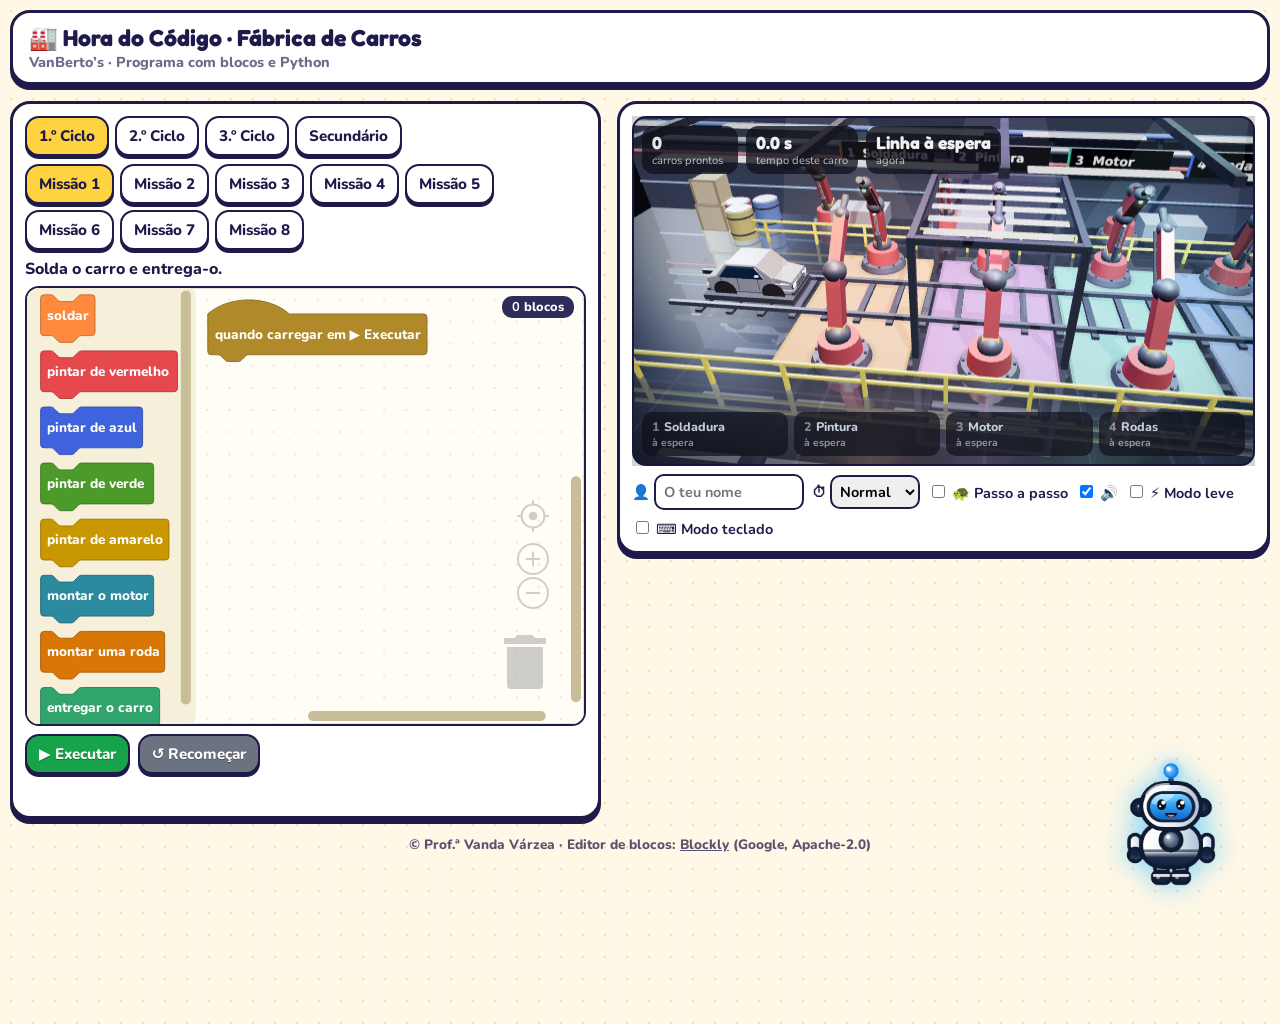
<file: blocos/fabrica.html>
<!DOCTYPE html>
<html lang="pt-PT">
<head>
<meta charset="utf-8">
<meta name="viewport" content="width=device-width, initial-scale=1, viewport-fit=cover">
<meta name="theme-color" content="#fff8e7"><title>Hora do Código · Fábrica de Carros</title>
<link rel="preconnect" href="https://fonts.googleapis.com"><link rel="preconnect" href="https://fonts.gstatic.com" crossorigin><link href="https://fonts.googleapis.com/css2?family=Fredoka:wght@500;700&family=Nunito:wght@600;800&display=swap" rel="stylesheet">
<link rel="stylesheet" href="vb-jogo.css">
<style>
*{box-sizing:border-box}
#pyw{display:none}
.stage{position:relative}.stage::after{content:"";position:absolute;inset:0;pointer-events:none;border-radius:inherit;box-shadow:inset 0 0 80px rgba(0,0,0,.24)}#hud{position:absolute;top:10px;left:10px;right:10px;display:flex;gap:8px;pointer-events:none}#hud div{background:rgba(18,20,30,.78);color:#fff;border-radius:12px;padding:6px 10px;display:flex;flex-direction:column;min-width:96px}#hud b{font:700 1.1rem 'Fredoka',sans-serif}#hud span{font-size:.7rem;opacity:.75}#stl{position:absolute;left:10px;right:10px;bottom:10px;display:flex;gap:6px;pointer-events:none}#stl .s{flex:1;background:rgba(18,20,30,.72);color:#cbd5e1;border-radius:10px;padding:4px 8px;font-weight:800;font-size:.78rem;border:2px solid transparent}#stl .s i{font-style:normal;opacity:.6;margin-right:2px}#stl .s small{display:block;font-weight:700;opacity:.7}#stl .s.on{border-color:#ffd23f;color:#fff}#stl .s.ok{color:#2ee6a6}@media(max-width:560px){#hud div{min-width:0;padding:4px 6px}#hud b{font-size:.85rem}#hud span{font-size:.6rem}#stl .s{font-size:.62rem;padding:3px 5px}#stl .s small{display:none}}

.w{max-width:1260px}
.bwrap{position:relative}
#pyeb{display:none}
</style>
</head>
<body>
<div class="w">
<header><h1>🏭 Hora do Código · Fábrica de Carros</h1><div class="sub">VanBerto’s · Programa com blocos e Python</div></header>
<div class="game">
<div class="card ed">
<div class="lv" id="cys"></div>
<div class="lv" id="lvs"></div>
<div id="mis"></div>
<div class="bwrap"><div id="bw"></div><div class="bcount"><b id="bc">0</b> blocos</div></div>
<div class="row">
<button id="go">▶ Executar</button>
<button id="clr">↺ Recomeçar</button>
<button id="pyb">🐍 Python</button>
</div>
<div id="msg"></div>
<div id="pyw"><div class="pyhd"><b>🐍 O mesmo programa em Python</b><button id="pye">✏️ Editar</button></div>
<div id="pyv" aria-live="off"></div>
<textarea id="py" rows="6" spellcheck="false"></textarea>
<div class="row" id="pyeb"><button id="pya" style="background:#3776ab">⬆ Usar este código</button></div>
<small class="pynote">Cada linha corresponde a um bloco. Enquanto o bloco trabalha, a linha de código que está a correr fica acesa.</small></div>
</div>
<div class="card stg">
<div class="stage"><canvas id="cv" width="640" height="360"></canvas><div id="hud"><div><b id="h-done">0</b><span>carros prontos</span></div><div><b id="h-t">0.0 s</b><span>tempo deste carro</span></div><div><b id="h-st">Linha à espera</b><span>agora</span></div></div><div id="stl"><div class="s"><i>1</i> Soldadura<small>à espera</small></div><div class="s"><i>2</i> Pintura<small>à espera</small></div><div class="s"><i>3</i> Motor<small>à espera</small></div><div class="s"><i>4</i> Rodas<small>à espera</small></div></div></div>
<div class="row"><label>👤 <input id="nm" type="text" placeholder="O teu nome"></label><label>⏱ <select id="sp"><option value="0.6">Devagar</option><option value="1" selected>Normal</option><option value="2">Rápido</option></select></label><label><input type="checkbox" id="stp"> 🐢 Passo a passo</label><label><input type="checkbox" id="snd" checked> 🔊</label><label><input type="checkbox" id="lt"> ⚡ Modo leve</label></div>
</div>
</div>
<footer>© Prof.ª Vanda Várzea · Editor de blocos: <a href="https://developers.google.com/blockly" target="_blank" rel="noopener" style="color:inherit">Blockly</a> (Google, Apache-2.0)</footer>
</div>

<div id="fixed-robot-wrap"><div class="fixed-bubble" id="fixedRobotBubble" role="status" aria-live="polite">Olá! 😊</div><canvas class="fixed-robot" id="fixed-robot-cv" width="192" height="192" role="button" tabindex="0" aria-label="Robô VanBerto's — clica para falar"></canvas></div>

<div id="cert" style="display:none;position:fixed;inset:0;background:rgba(0,0,0,.6);z-index:20;padding:12px;overflow:auto"><div class="card" style="max-width:700px;margin:0 auto"><img id="cimg" alt="Certificado" style="width:100%"><div class="row"><button id="cdl" style="background:#30a46c">⬇ Guardar PNG</button><button id="cpr" style="background:#3776ab">🖨️ Imprimir</button><button id="cx" style="background:#6b7280">Fechar</button></div></div></div>
<script src="vb-core.js"></script>
<script src="vb-solucoes.js"></script>
<script src="vb-atmos.js"></script>
<script src="blockly_compressed.js"></script>
<script src="blockly-msg-pt.js"></script>
<script src="vb-editor.js"></script>
<script src="three.min.js"></script>
<script src="vb-gfx.js"></script>
<script>
const $=s=>document.querySelector(s);
const NAME={S:'🔥 soldar',R:'🎨 pintar vermelho',B:'🎨 pintar azul',G:'🎨 pintar verde',Y:'🎨 pintar amarelo',ifB:'🔀 se encomenda azul',ifR:'🔀 se encomenda vermelha',else:'↔ senão',X:'🔧 retocar a pintura',ifD:'🔀 se houver defeito',wh:'🔄 enquanto faltar soldar',M:'🔧 montar o motor',W:'🛞 montar uma roda',E:'📦 entregar',rep:'🔁 repetir',end:'fim'};
const COL={S:'#ff8a3d',R:'#e5484d',B:'#3e63dd',G:'#4c9a2a',Y:'#d4a000',ifB:'#2b8a9e',ifR:'#2b8a9e',else:'#4aa8bb',X:'#9333ea',ifD:'#2b8a9e',wh:'#c2410c',M:'#2b8a9e',W:'#d97706',E:'#30a46c',rep:'#8e4ec6',end:'#a98bd8'};
const PY={S:'soldar()',R:'pintar("vermelho")',B:'pintar("azul")',G:'pintar("verde")',Y:'pintar("amarelo")',ifB:'if encomenda == "azul":',ifR:'if encomenda == "vermelha":',wh:'while faltam_pecas():',X:'retocar()',ifD:'if tem_defeito():',M:'montar_motor()',W:'montar_roda()',E:'entregar()'};
const x=(n,k)=>Array(n).fill(k);
const ALL=['S','R','B','G','Y','M','W','E','rep'];
const CY=[
{n:'1.º Ciclo',b:['S','R','B','G','Y','M','W','E'],py:0,lv:[
 {t:'Solda o carro e entrega-o.',g:['S','E']},
 {t:'Solda, pinta de vermelho e entrega.',g:['S','R','E']},
 {t:'Solda, pinta de azul e entrega.',g:['S','B','E']},
 {t:'Solda e pinta o carro da cor que quiseres. Depois entrega!',g:['S','P','E'],free:true},
 {t:'Faz o carro: solda, pinta de vermelho, monta o motor e entrega.',g:['S','R','M','E']},
 {t:'Faz um carro verde com motor: solda, pinta de verde, monta o motor e entrega.',g:['S','G','M','E']},
 {t:'Solda, pinta de amarelo e entrega.',g:['S','Y','E']},
 {t:'Solda, monta o motor e entrega (sem pintar).',g:['S','M','E']}]},
{n:'2.º Ciclo',b:ALL,py:0,lv:[
 {t:'Solda 3 vezes, pinta de vermelho e entrega. Dica: usa o repetir!',g:[...x(3,'S'),'R','E']},
 {t:'Solda 4 vezes, pinta de azul e entrega.',g:[...x(4,'S'),'B','E']},
 {t:'Solda 2 vezes, pinta de vermelho, solda mais 2 vezes e entrega.',g:['S','S','R','S','S','E']},
 {t:'Solda 3 vezes, pinta da cor que quiseres e entrega.',g:[...x(3,'S'),'P','E'],free:true},
 {t:'Carro completo! Solda, pinta de vermelho, monta o motor, monta as 4 rodas (usa o repetir!) e entrega.',g:['S','R','M',...x(4,'W'),'E']},
 {t:'Carro amarelo completo: solda 2 vezes, pinta de amarelo, monta o motor, monta as 4 rodas e entrega.',g:['S','S','Y','M',...x(4,'W'),'E']},
 {t:'🐞 Encontra o erro! Era para soldar 3 vezes, pintar de vermelho e entregar, mas o programa tem um erro. Corrige-o!',pre:[{k:'rep',n:3},{k:'S'},{k:'end'},{k:'B'},{k:'E'}],g:[...x(3,'S'),'R','E']},
 {t:'Solda 2 vezes, pinta de verde, monta as 4 rodas e entrega.',g:['S','S','G',...x(4,'W'),'E']},
 {t:'🐞 Encontra o erro! Era para montar as 4 rodas, mas o programa só monta 3. Corrige-o!',pre:[{k:'S'},{k:'R'},{k:'M'},{k:'rep',n:3},{k:'W'},{k:'end'},{k:'E'}],g:['S','R','M',...x(4,'W'),'E']}]},
{n:'3.º Ciclo',b:ALL,py:1,lv:[
 {t:'Solda 5 vezes, pinta de azul e entrega.',g:[...x(5,'S'),'B','E']},
 {t:'Repete 3 vezes: soldar e pintar de vermelho. Depois entrega.',g:['S','R','S','R','S','R','E']},
 {t:'Solda 3 vezes, pinta de vermelho, solda 3 vezes, pinta de azul e entrega.',g:[...x(3,'S'),'R',...x(3,'S'),'B','E']},
 {t:'Carro azul completo: solda 2 vezes, pinta de azul, monta o motor, monta as 4 rodas e entrega.',g:['S','S','B','M',...x(4,'W'),'E']},
 {t:'Repete 3 vezes: soldar e pintar de verde. Depois monta o motor, as 4 rodas e entrega.',g:['S','G','S','G','S','G','M',...x(4,'W'),'E']},
 {t:'Repete 4 vezes: soldar e pintar de amarelo. Depois monta o motor e entrega.',g:['S','Y','S','Y','S','Y','S','Y','M','E']},
 {t:'Carro completo: solda 3 vezes, pinta de azul, monta o motor, as 4 rodas e entrega.',g:[...x(3,'S'),'B','M',...x(4,'W'),'E']}]},
{n:'Secundário',b:[...ALL,'ifB','ifR','else','wh','ifD','X'],py:2,lv:[
 {t:'Repete 2 vezes: soldar, soldar e pintar de vermelho. Depois entrega.',max:5,g:['S','S','R','S','S','R','E']},
 {t:'Solda 12 vezes e entrega. Dica: repetir dentro de repetir!',max:4,g:[...x(12,'S'),'E']},
 {t:'Repete 2 vezes: soldar 4 vezes e pintar de vermelho. Depois entrega.',max:5,g:[...x(4,'S'),'R',...x(4,'S'),'R','E']},
 {t:'Cada carro chega com um número diferente de peças por soldar. Usa «enquanto» para soldar todas, pinta de vermelho e entrega.',max:4,tests:[{pecas:2},{pecas:3},{pecas:5}],x:e=>[...x(e.pecas,'S'),'R','E']},
 {t:'A encomenda pode ser azul ou vermelha. Solda 1 vez, pinta da cor da encomenda (usa «se» e «senão») e entrega.',max:7,tests:[{cor:'B'},{cor:'R'}],x:e=>['S',e.cor,'E']},
 {t:'Cada carro chega com peças por soldar. Solda todas (usa «enquanto»), pinta de azul, monta o motor, as 4 rodas e entrega.',max:8,tests:[{pecas:1},{pecas:4},{pecas:5}],x:e=>[...x(e.pecas,'S'),'B','M',...x(4,'W'),'E']},
 {t:'A encomenda pode ser azul ou vermelha. Solda 1 vez, pinta da cor da encomenda, monta o motor, as 4 rodas e entrega.',max:10,tests:[{cor:'B'},{cor:'R'}],x:e=>['S',e.cor,'M',...x(4,'W'),'E']},
 {t:'🔍 Controlo de qualidade! Solda, pinta de vermelho e, SE o carro tiver defeito, retoca a pintura. Depois entrega.',max:6,tests:[{defeito:true},{defeito:false}],x:e=>['S','R',...(e.defeito?['X']:[]),'E']},
 {t:'A encomenda pode ser azul ou vermelha. Solda 1 vez; se for azul, pinta de azul e monta o motor; senão, pinta de vermelho. Entrega no fim.',max:8,tests:[{cor:'B'},{cor:'R'}],x:e=>e.cor==='B'?['S','B','M','E']:['S','R','E']},
 {t:'Controlo de qualidade e encomenda! Solda, pinta da cor da encomenda, SE o carro tiver defeito retoca, monta o motor e entrega.',max:10,tests:[{cor:'B',defeito:true},{cor:'R',defeito:false},{cor:'B',defeito:false}],x:e=>['S',e.cor,...(e.defeito?['X']:[]),'M','E']}]}
];
const FAILS={};let cy=0,LV=CY[0].lv,lv=0,prog=[],sel=-1,SPD=1,running=false,light=false;

/* ---------- 3D ---------- */
const cv=$('#cv');
const R=new THREE.WebGLRenderer({canvas:cv,antialias:true});
R.outputEncoding=THREE.sRGBEncoding;R.toneMapping=THREE.ACESFilmicToneMapping;R.toneMappingExposure=1.0;
R.shadowMap.enabled=true;R.shadowMap.type=THREE.PCFSoftShadowMap;
const S=new THREE.Scene();S.background=new THREE.Color(0x07080d);S.fog=new THREE.Fog(0x07080d,22,46);
const cam=new THREE.PerspectiveCamera(42,16/9,.1,90);
S.add(new THREE.HemisphereLight(0x9db4ff,0x14161f,.22));
const dl=new THREE.DirectionalLight(0xdfe8ff,.95);const rim=new THREE.DirectionalLight(0x7aa2ff,.55);rim.position.set(-7,6,-9);S.add(rim);dl.position.set(4,12,7);dl.castShadow=true;dl.shadow.mapSize.set(2048,1024);dl.shadow.normalBias=.03;
Object.assign(dl.shadow.camera,{left:-16,right:16,top:8,bottom:-8,near:1,far:34});dl.shadow.camera.updateProjectionMatrix();S.add(dl);
const M=(c,r,m,e)=>new THREE.MeshStandardMaterial({color:c,roughness:r==null?.6:r,metalness:m==null?.1:m,emissive:e||0,envMapIntensity:.9});
function box(w,h,d,mat,x,y,z,p){const m=new THREE.Mesh(new THREE.BoxGeometry(w,h,d),mat);m.position.set(x,y,z);m.castShadow=m.receiveShadow=true;(p||S).add(m);return m}
function cyl(r1,r2,h,mat,p){const m=new THREE.Mesh(new THREE.CylinderGeometry(r1,r2,h,20),mat);m.castShadow=true;(p||S).add(m);return m}
function ball(r,mat,p){const m=new THREE.Mesh(new THREE.SphereGeometry(r,16,12),mat);m.castShadow=true;p.add(m);return m}
const steel=M(0x30343f,.45,.7),red=M(0xd62828,.35,.5),dark=M(0x15171d,.6,.4),yel=M(0xf5c518,.5,.1);
const glowW=new THREE.MeshBasicMaterial({color:0xffffff});
VBG.env(R,S,{top:'#1b2744',mid:'#33405e',bottom:'#07080d',panelI:4});

/* fábrica: chão com painéis, parede, luzes de teto, calhas */
function floorTex(){const c=document.createElement('canvas');c.width=c.height=256;const g=c.getContext('2d');g.fillStyle='#23262f';g.fillRect(0,0,256,256);g.strokeStyle='#343845';g.lineWidth=3;g.strokeRect(1,1,254,254);g.fillStyle='rgba(255,255,255,.04)';for(let i=0;i<70;i++)g.fillRect(Math.random()*256,Math.random()*256,3,3);const t=new THREE.CanvasTexture(c);t.wrapS=t.wrapT=THREE.RepeatWrapping;t.repeat.set(10,5);t.encoding=THREE.sRGBEncoding;return t}
const FLOOR=box(40,.3,20,new THREE.MeshStandardMaterial({map:floorTex(),roughness:.34,metalness:.28,envMapIntensity:1.1,transparent:true,opacity:.7}),2,-.15,-2);
/* reflexo real no chão: 1.º passe = cena espelhada (chão escondido); 2.º passe = cena normal com o chão semitransparente. Desligado no Modo leve. */
function drawScene(){
 if(light){FLOOR.material.opacity=1;R.render(S,cam);return}
 FLOOR.material.opacity=.7;
 const bg=S.background;FLOOR.visible=false;S.scale.y=-1;S.updateMatrixWorld(true);R.render(S,cam);
 S.scale.y=1;FLOOR.visible=true;S.updateMatrixWorld(true);
 S.background=null;R.autoClear=false;R.clearDepth();R.render(S,cam);
 S.background=bg;R.autoClear=true}
box(40,9,.3,M(0x161922,.8),2,4.2,-6.8);
box(40,.06,.08,new THREE.MeshBasicMaterial({color:0x3e63dd}),2,1.3,-6.6);
box(40,.06,.08,new THREE.MeshBasicMaterial({color:0xff8a3d}),2,6.2,-6.6);
for(let x=-12;x<=14;x+=4)for(const z of[-3.2,-.4,2.4]){const l=new THREE.Mesh(new THREE.BoxGeometry(3,.06,.3),glowW);l.position.set(x,5.4,z);S.add(l)}
for(let x=-12;x<=14;x+=4)box(.2,.2,8,dark,x+2,5.7,-.4);
box(26,.14,.14,steel,1,.3,-.95);box(26,.14,.14,steel,1,.3,.95);
for(let x=-11;x<=13;x+=1)box(.2,.1,2.3,dark,x,.15,0);
/* estações: piso colorido, sinais, projetores */
const STN=['Soldadura','Pintura','Motor','Rodas'],SX=[-6,-2,2,6],SC=[0xff8a3d,0x8e4ec6,0x2fb88f,0x3e63dd],SH=['#ff8a3d','#8e4ec6','#2fb88f','#3e63dd'];
const spots=[];
function sign(t,n,x,hex){const c=document.createElement('canvas');c.width=512;c.height=128;const g=c.getContext('2d');g.fillStyle='rgba(15,17,24,.92)';g.fillRect(0,0,512,128);g.fillStyle=hex;g.fillRect(0,0,14,128);g.fillStyle='#fff';g.font='bold 62px system-ui,sans-serif';g.textBaseline='middle';g.fillText(n+'  '+t,40,66);const tx=new THREE.CanvasTexture(c);tx.encoding=THREE.sRGBEncoding;const m=new THREE.Mesh(new THREE.PlaneGeometry(3.4,.85),new THREE.MeshBasicMaterial({map:tx}));m.position.set(x,3.6,-4.2);S.add(m)}
SX.forEach((x,i)=>{
 const col=new THREE.Color(SC[i]);
 box(3.6,.03,6,M(col.clone().multiplyScalar(.45),.6,.1,col.clone().multiplyScalar(.12)),x,.02,0);
 for(const z of[-3,3])box(3.6,.04,.07,new THREE.MeshBasicMaterial({color:SC[i]}),x,.05,z);
 for(const dx of[-1.8,1.8])box(.07,.04,6,new THREE.MeshBasicMaterial({color:SC[i]}),x+dx,.05,0);
 sign(STN[i],i+1,x,SH[i]);
 const sp=new THREE.SpotLight(SC[i],2.4,20,.75,.5);sp.position.set(x,9,2);sp.target.position.set(x,0,0);S.add(sp,sp.target);spots.push(sp);window.VBA&&VBA.beam(S,x,9,2,x,0,0,2.7,SC[i],.1);
});
/* cabine de pintura */
for(const sx of[-1,1])for(const sz of[-1,1])box(.18,3.6,.18,dark,-2+sx*2,1.8,sz*2.3);
for(const sz of[-1,1])box(4.2,.18,.18,dark,-2,3.6,sz*2.3);
for(const sx of[-1,1])box(.18,.18,4.6,dark,-2+sx*2,3.6,0);
for(let i=0;i<5;i++){const b=new THREE.Mesh(new THREE.BoxGeometry(3.6,.05,.26),glowW);b.position.set(-2,3.5,-1.6+i*.8);S.add(b)}
/* guardas amarelas */
for(const z of[-3.9,3.9]){for(let x=-11;x<=13;x+=2)box(.1,.9,.1,yel,x,.45,z);box(25,.08,.08,yel,1,.9,z);box(25,.08,.08,yel,1,.5,z)}

/* atmosfera e detalhe industrial: poeira no ar, tubagens, bidões e caixotes */
if(window.VBA){VBA.dust(S,{x0:-12,x1:14,y0:.4,y1:7,z0:-4,z1:4,color:0xfff1d6},150,.07,.4)}
{const pipeM=M(0x9aa3b2,.35,.85),pipeB=M(0x3e63dd,.4,.5),pipeR=M(0xc83a3a,.4,.5);
 [[3.3,.17,pipeM],[3.95,.11,pipeB],[2.75,.09,pipeR]].forEach(p=>{const c=cyl(p[1],p[1],40,p[2],S);c.rotation.z=Math.PI/2;c.position.set(2,p[0],-6.35)});
 for(let x=-16;x<=20;x+=4){box(.14,1.5,.14,dark,x,3.3,-6.5);for(const y of[3.3,3.95,2.75])box(.34,.06,.22,dark,x,y-.04,-6.38)}
 const barrel=(x,z,c)=>{cyl(.5,.5,1.2,M(c,.5,.4),S).position.set(x,.6,z);[.25,.95].forEach(y=>cyl(.52,.52,.07,dark,S).position.set(x,y,z));cyl(.44,.44,.04,M(0xdddddd,.4,.6),S).position.set(x,1.21,z)};
 [[-12.6,-5.0,0xc83a3a],[-11.6,-5.4,0x3e63dd],[-12.2,-4.3,0xe2b33a],[14.4,-5.0,0x2fb88f],[13.4,-5.3,0xc83a3a]].forEach(b=>barrel(b[0],b[1],b[2]));
 const crate=(x,y,z,s)=>{box(s,s,s,M(0xb08850,.85,0),x,y,z);for(const d of[-1,1]){box(s+.04,.07,.07,M(0x6b4a2b,.8,0),x,y+d*s/2,z+s/2);box(.07,s+.04,.07,M(0x6b4a2b,.8,0),x+d*s/2,y,z+s/2)}};
 crate(-13.7,.55,-5.2,1.1);crate(-13.7,1.65,-5.2,1.0);crate(15.4,.55,-4.9,1.1);}
/* carro: perfil extrudido com chanfro, vidros, rodas (só aparecem na estação 4) */
const car=new THREE.Group();S.add(car);VBG.blob(car,0,.02,0,3.4,1.8,.5);
const bodyMat=new THREE.MeshPhysicalMaterial({color:0x8d94a0,roughness:.4,metalness:.5,clearcoat:1,clearcoatRoughness:.12});
function prof(pts,d,mat){const sh=new THREE.Shape();pts.forEach((p,i)=>i?sh.lineTo(p[0],p[1]):sh.moveTo(p[0],p[1]));const g=new THREE.ExtrudeGeometry(sh,{depth:d,bevelEnabled:true,bevelThickness:.04,bevelSize:.04,bevelSegments:2});g.translate(0,0,-d/2);const m=new THREE.Mesh(g,mat);m.castShadow=true;car.add(m)}
prof([[-1.25,.3],[1.38,.3],[1.41,.4],[.82,.4],[.82,.82],[.4,1.22],[-.55,1.22],[-.95,.8],[-1.25,.72]],1.05,bodyMat);
prof([[.55,.82],[.34,1.17],[-.5,1.17],[-.82,.82]],1.14,new THREE.MeshPhysicalMaterial({color:0x1b3550,roughness:.04,metalness:.9,clearcoat:1,envMapIntensity:1.8}));
box(2.9,.18,1.5,dark,0,.12,0,car);
for(const x of[-.78,.78])for(const z of[-.6,.6]){const a=cyl(.36,.36,.02,M(0x050505,.9,0),car);a.rotation.x=Math.PI/2;a.position.set(x,.3,z>0?.585:-.585)}
const chromeM=M(0xdfe3ea,.18,1);
for(const z of[-.38,.38]){box(.04,.14,.32,dark,1.41,.56,z,car);box(.04,.1,.27,M(0xffffee,.2,0,0xffffcc),1.435,.56,z,car);box(.03,.018,.3,M(0xffffff,.3,0,0xffffff),1.44,.63,z,car);box(.06,.1,.28,M(0xaa1111,.4,0,0xaa1111),-1.3,.58,z,car);box(.02,.06,.1,M(0xff7a1a,.4,0,0xff5a00),-1.33,.5,z*1.45,car)}
for(const z of[-.68,.68]){const mr=new THREE.Mesh(new THREE.SphereGeometry(1,14,10),bodyMat);mr.scale.set(.08,.05,.06);mr.position.set(.42,.95,z);mr.castShadow=true;car.add(mr);box(.03,.03,.1,dark,.4,.9,z*.88,car)}
/* detalhes: linhas das portas, puxadores, para-choques, escape, matrícula */
for(const z of[-.58,.58]){[.36,-.3,-.82].forEach(x=>box(.012,.46,.01,dark,x,.62,z,car));[-.05,-.6].forEach(x=>box(.11,.022,.02,chromeM,x,.8,z,car))}
box(.1,.1,1.2,dark,1.43,.34,0,car);box(.09,.07,1.2,dark,-1.32,.33,0,car);cyl(.035,.035,.14,chromeM,car).position.set(-1.36,.31,.3);car.children[car.children.length-1].rotation.z=Math.PI/2;
box(.02,.1,.3,M(0xf4f4f4,.5,0),-1.35,.5,0,car);box(.022,.03,.2,M(0x233a7a,.5,0),-1.355,.5,0,car);
const grille=box(.05,.2,.6,M(0x222222,.5,.2),1.435,.5,0,car);[.44,.5,.56].forEach(y=>box(.06,.014,.62,chromeM,1.44,y,0,car));
box(.12,.26,1.05,bodyMat,1.36,.53,0,car);                       /* frente do carro */
[-1,1].forEach(s=>box(.56,.2,.05,bodyMat,1.11,.5,s*.5,car));      /* guarda-lamas */
box(.5,.01,.95,M(0x14161b,.8,.2),1.06,.405,0,car);               /* fundo da cova */
const hood=new THREE.Group();hood.position.set(.82,.82,0);car.add(hood);
{const sh=new THREE.Shape();[[0,0],[.58,-.12],[.58,-.19],[0,-.08]].forEach((p,i)=>i?sh.lineTo(p[0],p[1]):sh.moveTo(p[0],p[1]));
 const g=new THREE.ExtrudeGeometry(sh,{depth:1.0,bevelEnabled:true,bevelThickness:.02,bevelSize:.02,bevelSegments:2});g.translate(0,0,-.5);
 const m=new THREE.Mesh(g,bodyMat);m.castShadow=true;hood.add(m)}
const wheels=[];
for(const x of[-.78,.78])for(const z of[-.62,.62]){const w=new THREE.Group();w.position.set(x,.3,z);car.add(w);const sg=z>0?1:-1;
 const tire=new THREE.Mesh(new THREE.TorusGeometry(.235,.085,16,36),M(0x0f1012,.88,0));tire.castShadow=true;w.add(tire);
 const rimM=M(0xd7dbe3,.22,.95);const rim=cyl(.19,.19,.1,rimM,w);rim.rotation.x=Math.PI/2;rim.position.z=sg*.01;
 const dsk=cyl(.2,.2,.012,M(0x2c2f36,.4,.9),w);dsk.rotation.x=Math.PI/2;dsk.position.z=sg*.05;
 const face=cyl(.17,.17,.012,M(0x1b1d22,.5,.5),w);face.rotation.x=Math.PI/2;face.position.z=sg*.056;
 for(let q=0;q<5;q++){const s=new THREE.Group();s.rotation.z=q*Math.PI*2/5;w.add(s);const sp=box(.045,.17,.02,rimM,0,.1,sg*.062,s);sp.rotation.z=0}
 const hub=cyl(.055,.055,.03,rimM,w);hub.rotation.x=Math.PI/2;hub.position.z=sg*.068;
 for(let q=0;q<5;q++){const a=q*Math.PI*2/5,n=cyl(.009,.009,.02,M(0x555a63,.3,.9),w);n.rotation.x=Math.PI/2;n.position.set(Math.cos(a)*.034,Math.sin(a)*.034,sg*.082)}
 wheels.push(w)}
const engine=new THREE.Group();engine.position.set(1.04,.41,0);engine.scale.setScalar(.8);car.add(engine);
let camZoom=0;const engParts=[];let fan=null;
{
 const alum=M(0xc9ced8,.3,.92),steelM=M(0x4a5160,.38,.8),redC=M(0xc4281f,.33,.35),blk=M(0x16181d,.55,.4),rub=M(0x0f1013,.9,0),cop=M(0x8a4f2b,.45,.75),batM=M(0x1c2a44,.5,.1),tR=M(0xd32f2f,.4,.3),tK=M(0x222222,.4,.3),cool=M(0x2fd0b0,.3,0,0x0a4a3c),wht=M(0xf2f2f2,.6,0),core=M(0x23272f,.7,.5);
 const part=()=>{const g=new THREE.Group();g.visible=false;g.position.y=1.3;engine.add(g);engParts.push(g);return g};
 const cy=(r,hh,m,x,y,z,p,ax)=>{const c=cyl(r,r,hh,m,p);c.position.set(x,y,z);if(ax==='x')c.rotation.z=Math.PI/2;else if(ax==='z')c.rotation.x=Math.PI/2;return c};
 /* 1 radiador + ventoinha */
 {const g=part();box(.04,.24,.74,core,.26,.14,0,g);box(.06,.035,.76,blk,.26,.275,0,g);box(.06,.035,.76,blk,.26,.015,0,g);for(let i=-3;i<=3;i++)box(.045,.2,.006,alum,.262,.14,i*.1,g);
  const ring=new THREE.Mesh(new THREE.TorusGeometry(.125,.014,8,24),blk);ring.rotation.y=Math.PI/2;ring.position.set(.215,.14,0);g.add(ring);
  fan=new THREE.Group();fan.position.set(.215,.14,0);g.add(fan);cy(.025,.03,blk,0,0,0,fan,'x');
  for(let i=0;i<5;i++){const b=new THREE.Group();b.rotation.x=i*Math.PI*2/5;fan.add(b);const bl=box(.006,.1,.04,blk,0,.07,0,b);bl.rotation.y=.5}}
 /* 2 bloco do motor + carter */
 {const g=part();box(.4,.13,.3,steelM,-.04,.1,0,g);box(.34,.035,.26,alum,-.04,.025,0,g);box(.38,.035,.28,alum,-.04,.185,0,g);for(let i=0;i<4;i++)box(.012,.1,.31,steelM,-.18+i*.09,.1,0,g)}
 /* 3 tampa de válvulas, bobinas e tampa do óleo */
 {const g=part();box(.36,.045,.2,redC,-.04,.23,0,g);box(.12,.004,.06,wht,-.04,.255,0,g);for(let i=0;i<4;i++){cy(.016,.05,blk,-.15+i*.075,.275,0,g);cy(.008,.02,alum,-.15+i*.075,.3,0,g)}cy(.025,.02,blk,.1,.255,.06,g)}
 /* 4 admissão: coletor, corpo de borboleta, caixa do filtro e mangueira */
 {const g=part();cy(.035,.34,alum,-.04,.26,-.2,g,'x');for(let i=0;i<4;i++)cy(.016,.08,alum,-.15+i*.075,.22,-.145,g,'z');cy(.03,.06,alum,.15,.26,-.2,g,'x');box(.16,.09,.12,blk,.0,.09,-.38,g);cy(.022,.14,rub,.12,.2,-.3,g,'z')}
 /* 5 escape: coletor em cobre e proteção térmica */
 {const g=part();for(let i=0;i<4;i++)cy(.014,.08,cop,-.15+i*.075,.12,.17,g,'z');cy(.03,.34,cop,-.04,.12,.22,g,'x');box(.3,.08,.01,alum,-.04,.17,.265,g)}
 /* 6 correia, alternador, bateria e depósito */
 {const g=part();const X=.17;cy(.055,.03,blk,X,.09,0,g,'x');cy(.04,.07,blk,.13,.2,.13,g,'x');cy(.03,.025,alum,X,.2,.13,g,'x');cy(.032,.025,alum,X,.2,-.1,g,'x');
  const link=(y1,z1,y2,z2)=>{const L=Math.hypot(y2-y1,z2-z1),m=box(.012,.012,L,rub,X+.014,(y1+y2)/2,(z1+z2)/2,g);m.rotation.x=Math.atan2(-(y2-y1),z2-z1)};link(.09,0,.2,.13);link(.2,.13,.2,-.1);link(.2,-.1,.09,0);
  box(.16,.1,.1,batM,-.1,.06,.38,g);cy(.012,.02,tR,-.15,.12,.38,g);cy(.012,.02,tK,-.05,.12,.38,g);box(.1,.003,.07,wht,-.1,.112,.38,g);
  cy(.035,.09,cool,.1,.065,.38,g);cy(.037,.02,blk,.1,.12,.38,g)}
}
const hoodK=k=>{hood.rotation.z=k*1.15};
function resetEngine(){engParts.forEach(g=>{g.visible=false;g.position.y=1.3});hoodK(0);engine.position.set(1.04,.41,0);camZoom=0;try{ST.forEach(s=>s.arms.forEach(a=>a.p1.visible=true))}catch(e){}}

/* braços robóticos de 3 articulações */
const REST=[.25,.5,.3],WORK=[.9,.9,.5];
function poseArms(arms,k){arms.forEach(a=>{a.p1.rotation.x=lerp(REST[0],WORK[0],k);a.p2.rotation.x=lerp(REST[1],WORK[1],k);a.p3.rotation.x=lerp(REST[2],WORK[2],k)})}
function arm(x,z,flip,k){
 VBG.blob(S,x,.03,z,2.0,2.0,.55);
 const g=new THREE.Group();g.position.set(x,0,z);if(flip)g.rotation.y=Math.PI;S.add(g);
 cyl(.75,.85,.25,steel,g).position.y=.125;cyl(.55,.6,.5,red,g).position.y=.5;
 for(let q=0;q<8;q++){const a=q*Math.PI/4;cyl(.045,.045,.06,dark,g).position.set(Math.cos(a)*.68,.28,Math.sin(a)*.68)}
 const p1=new THREE.Group();p1.position.y=.85;g.add(p1);ball(.34,steel,p1);box(.38,1.7,.38,red,0,.85,0,p1);
 const p2=new THREE.Group();p2.position.y=1.75;p1.add(p2);ball(.3,steel,p2);box(.3,1.5,.3,red,0,.75,0,p2);
 box(.43,.15,.43,yel,0,.2,0,p1);box(.34,.13,.34,yel,0,1.4,0,p1);cyl(.06,.06,1.25,M(0xdfe3ea,.18,1),p1).position.set(0,.95,.3);cyl(.095,.095,.62,steel,p1).position.set(0,.42,.3);cyl(.032,.032,1.45,dark,p2).position.set(.2,.75,.12);
 {const led=new THREE.Mesh(new THREE.SphereGeometry(.07,10,8),new THREE.MeshBasicMaterial({color:0x2fe26c}));led.position.set(0,1.45,.2);p2.add(led);window.VBA&&VBA.glow(p2,0,1.45,.2,0x2fe26c,.5,.6)}
 const p3=new THREE.Group();p3.position.y=1.5;p2.add(p3);ball(.2,steel,p3);cyl(.1,.07,.55,steel,p3).position.y=.3;
 const tip=new THREE.Object3D();tip.position.y=.62;p3.add(tip);
 const a={p1,p2,p3,tip};poseArms([a],k||0);return a;
}
const ST=SX.map(x=>({x,arms:[arm(x,-2.6,false),arm(x,2.6,true)]}));
[-9,-4,3,9].forEach((x,i)=>{arm(x,-5.8,false,.2+i*.12);box(2.2,.7,1.1,M(0x7c828f,.5,.5),x+1.6,.9,-5)});

/* etiqueta da encomenda e peças por soldar (missões do Secundário) */
let ENV=null;
const tag=new THREE.Group();tag.position.set(-.1,1.55,0);car.add(tag);
const flag=box(.5,.3,.05,M(0xe5484d),0,.25,0,tag);box(.04,.5,.04,steel,0,0,0,tag);
const pcs=new THREE.Group();pcs.position.set(-.55,1.35,0);car.add(pcs);
for(let i=0;i<5;i++)box(.18,.18,.18,M(0x9aa3b8,.4,.8),i*.22,0,0,pcs);
function showEnv(e){ENV=e;tag.visible=!!(e&&e.cor);if(e&&e.cor)flag.material.color.set(e.cor==='B'?0x3e63dd:0xe5484d);pcs.children.forEach((c,i)=>c.visible=!!(e&&e.pecas!=null&&i<e.pecas))}

/* faíscas e tinta */
const NP=90,pg=new THREE.BufferGeometry(),pp=new Float32Array(NP*3),pv=new Float32Array(NP*3),pl=new Float32Array(NP);
for(let j=0;j<NP;j++)pp[j*3+1]=-10;
pg.setAttribute('position',new THREE.BufferAttribute(pp,3));
const pm=new THREE.PointsMaterial({size:.26,map:VBG.dot(),color:0xffd34d,transparent:true,blending:THREE.AdditiveBlending,depthWrite:false});
const pts=new THREE.Points(pg,pm);pts.frustumCulled=false;S.add(pts);
const tl=new THREE.PointLight(0xffa040,0,8);S.add(tl);const tv=new THREE.Vector3();
function emit(v,n,spray){for(let c=0;c<n;c++){const j=pl.findIndex(l=>l<=0);if(j<0)return;pl[j]=spray?.5:.7;pp[j*3]=v.x;pp[j*3+1]=v.y;pp[j*3+2]=v.z;const s=spray?1.2:3.2;pv[j*3]=(Math.random()-.5)*s;pv[j*3+1]=spray?-.8+Math.random()*.5:Math.random()*3;pv[j*3+2]=(Math.random()-.5)*s}}
function stepP(dt){for(let j=0;j<NP;j++){if(pl[j]>0){pl[j]-=dt;pv[j*3+1]-=9*dt;for(let a=0;a<3;a++)pp[j*3+a]+=pv[j*3+a]*dt;if(pp[j*3+1]<.2){pp[j*3+1]=.2;pv[j*3+1]*=-.3}}else pp[j*3+1]=-10}pg.attributes.position.needsUpdate=true}

/* painel de informação (HUD) */
const stEls=()=>document.querySelectorAll('#stl .s');
function setSt(i,st){const e=stEls()[i];if(!e)return;e.className='s'+(st==='on'?' on':st==='ok'?' ok':'');e.querySelector('small').textContent=st==='on'?'a trabalhar':st==='ok'?'feito':'à espera'}
const hudState=t=>{$('#h-st').textContent=t};
let tI=null,t0=0,done=0;
function tStart(){t0=performance.now();clearInterval(tI);tI=setInterval(()=>{$('#h-t').textContent=((performance.now()-t0)/1000).toFixed(1)+' s'},100)}
function tStop(){clearInterval(tI)}
function reset(){car.position.set(-9.5,.3,0);bodyMat.color.set(0x8d94a0);car.visible=true;wheels.forEach(w=>{w.visible=false;w.position.y=.3});resetEngine();grille.material.emissive.set(0);showEnv(null);tStop();stEls().forEach((_,i)=>setSt(i,'wait'));hudState('Linha à espera');$('#h-t').textContent='0.0 s'}
reset();

function size(){const w=cv.clientWidth||640;R.setPixelRatio(light?.5:Math.min(window.devicePixelRatio||1,2));R.setSize(w,w*9/16,false)}
function setLight(v,auto){light=v;window.VBA&&VBA.setLight(S,v);$('#lt').checked=v;R.shadowMap.enabled=!v;S.environment=v?null:VBG.envTex;dl.castShadow=!v;spots.forEach(s=>s.intensity=v?0:2.4);S.traverse(o=>{if(o.material)o.material.needsUpdate=true});size();if(auto)say('Fiz o modo leve para ajudar este computador. 😉')}
$('#lt').onchange=e=>setLight(e.target.checked);
addEventListener('resize',size);size();
let last=performance.now(),fr=0,acc=0,camX=-4;
(function loop(){requestAnimationFrame(loop);const n=performance.now(),d=n-last;acc+=d;last=n;
 if(++fr===90&&!light&&acc/90>55)setLight(true,true);
 const tx=Math.max(-5,Math.min(7,car.position.x));camX+=(tx-camX)*.05;
 {const e=camZoom*camZoom*(3-2*camZoom),bx=lerp(camX,car.position.x,e);cam.position.set(bx+lerp(2.5,2.2,e),lerp(8.4,3.5,e),lerp(11.6,1.7,e));cam.lookAt(bx+lerp(1.2,1.05,e),lerp(.7,.42,e),0)}
 stepP(Math.min(d,50)/1000);drawScene()})();

/* ---------- animação ---------- */
const T=(f,ms)=>new Promise(r=>{const t0=performance.now();(function l(){const k=Math.min(1,(performance.now()-t0)*SPD/ms);f(k);k<1?requestAnimationFrame(l):r()})()});
function lerp(a,b,k){return a+(b-a)*k}
async function goTo(x){const a=car.position.x;if(a===x)return;await T(k=>{const nx=lerp(a,x,k),dx=nx-car.position.x;car.position.x=nx;wheels.forEach(w=>w.rotation.z-=dx/.3)},Math.abs(x-a)*150+80)}
async function work(st,colorHex,mode){
 beep(mode==='paint'?440:880,.6,mode==='paint'?'sine':'sawtooth');
 await T(k=>poseArms(st.arms,k),400);
 pm.color.set(colorHex);tl.color.set(colorHex);
 const from=bodyMat.color.clone(),to=new THREE.Color(colorHex);
 await T(k=>{
  if(!light){st.arms.forEach(a=>{a.tip.getWorldPosition(tv);emit(tv,mode==='paint'?2:4,mode==='paint')});tl.position.set(st.x,1.4,0);tl.intensity=2+Math.random()*3}
  if(mode==='paint')bodyMat.color.copy(from).lerp(to,k);
 },800);
 tl.intensity=0;
 await T(k=>poseArms(st.arms,1-k),400);
}
async function motor(st){
  beep(300,.5,'square');await T(k=>poseArms(st.arms,k),400);
  st.arms[1].p1.visible=false; /* o braço da frente sai do plano para se ver o motor */
  beep(220,.2,'triangle');await Promise.all([T(k=>camZoom=k,520),T(k=>hoodK(k),520)]);
  for(const g of engParts){g.visible=true;beep(380+Math.random()*140,.07);await T(k=>{const e=1-Math.pow(1-k,3);g.position.y=lerp(1.3,0,e)},210)}
  beep(110,.7,'sawtooth');await T(k=>{fan.rotation.x+=.55;engine.position.x=1.04+(Math.random()-.5)*.012*(1-k);engine.position.z=(Math.random()-.5)*.012*(1-k)},520);
  engine.position.set(1.04,.41,0);
  await Promise.all([T(k=>camZoom=1-k,420),T(k=>hoodK(1-k),420)]);
  grille.material.emissive.set(0xff7a1a);st.arms[1].p1.visible=true;
  await T(k=>poseArms(st.arms,1-k),300);
}
async function wheel(st){
 beep(500,.2);const w=wheels.find(x=>!x.visible);
 await T(k=>poseArms(st.arms,k),300);
 if(w){w.visible=true;await T(k=>w.position.y=lerp(1.6,.3,k*k),350)}
 await T(k=>poseArms(st.arms,1-k),300);
}
async function stn(i,fn){setSt(i,'on');hudState(STN[i]);await goTo(SX[i]);await fn(ST[i]);setSt(i,'ok')}
const paint=(i,c)=>stn(1,st=>work(st,c,'paint'));
const ACT={
 S:async()=>{await stn(0,st=>work(st,0xffd34d,'weld'));if(ENV&&ENV.pecas!=null){const v=pcs.children.filter(c=>c.visible);if(v.length)v[0].visible=false}},
 R:()=>paint(1,0xe5484d),B:()=>paint(1,0x3e63dd),G:()=>paint(1,0x4c9a2a),Y:()=>paint(1,0xf5c518),
 M:()=>stn(2,motor),X:()=>stn(1,st=>work(st,bodyMat.color.getHex(),'weld')),W:()=>stn(3,wheel),
 E:async()=>{hudState('Entrega');await goTo(11.5);beep(660,.15);beep(880,.2,'square',.15);done++;$('#h-done').textContent=done;tStop();hudState('Carro entregue ✅')}
};

/* ---------- blocos ---------- */
const OPEN=['rep','wh','ifB','ifR','ifD'];
function build(){return VB.build(prog,OPEN)}
function run(nodes,env,out){
 for(const nd of nodes){
  if(out.length>60)return;
  const k=nd.t.k;
  if(k==='rep'){for(let j=0;j<nd.t.n;j++)run(nd.b,env,out)}
  else if(k==='wh'){let c=0;while(env&&env.pecas>0&&c++<20)run(nd.b,env,out)}
  else if(k==='ifD'){run(env&&env.defeito?nd.b:(nd.e||[]),env,out)}
  else if(k==='ifB'||k==='ifR'){run(env&&env.cor===(k==='ifB'?'B':'R')?nd.b:(nd.e||[]),env,out)}
  else{out.push({k,i:nd.i});if(k==='S'&&env&&env.pecas>0)env.pecas--}
 }
}
function expand(env){const out=[];run(build(),env,out);return out}
function toPy(){
 let ind=0,o=[],prevOpen=false;
 for(const b of prog){
  if(b.k==='else'){ind=Math.max(0,ind-1);o.push('    '.repeat(ind)+'else:');ind++;prevOpen=true;continue}
  if(b.k==='end'){if(prevOpen)o.push('    '.repeat(ind)+'pass');ind=Math.max(0,ind-1);prevOpen=false;continue}
  const sp='    '.repeat(ind);
  if(b.k==='rep'){o.push(sp+'for i in range('+b.n+'):');ind++;prevOpen=true;continue}
  if(OPEN.includes(b.k)){o.push(sp+PY[b.k]);ind++;prevOpen=true;continue}
  o.push(sp+PY[b.k]);prevOpen=false;
 }
 return o.join('\n')||'# o teu programa aparece aqui';
}
function parsePy(t){
 const out=[];let depth=0;
 const ok=(b,l)=>{if(!CY[cy].b.includes(b.k))throw new Error('Neste ciclo ainda não podes usar: '+l);out.push(b)};
 for(const raw of t.split('\n')){
  const l=raw.trim();if(!l||l[0]==='#')continue;
  const ind=Math.floor((raw.length-raw.trimStart().length)/4);
  if(l==='else:'){
   while(depth>ind+1){out.push({k:'end'});depth--}
   if(depth<1||ind!==depth-1)throw new Error('O «else:» tem de ficar ao nível do «if»');
   ok({k:'else'},l);continue;
  }
  while(depth>ind){out.push({k:'end'});depth--}
  if(l==='pass')continue;
  if(ind>depth)throw new Error('Indentação errada (usa 4 espaços dentro do bloco): '+l);
  let m;
  if(m=l.match(/^for\s+\w+\s+in\s+range\((\d+)\):$/)){const n=+m[1];if(n<1||n>5)throw new Error('range deve ir de 1 a 5');ok({k:'rep',n},l);depth++}
  else if(l==='while faltam_pecas():'){ok({k:'wh'},l);depth++}
  else if(/^if encomenda == ["']azul["']:$/.test(l)){ok({k:'ifB'},l);depth++}
  else if(/^if encomenda == ["']vermelha["']:$/.test(l)){ok({k:'ifR'},l);depth++}
  else if(l==='if tem_defeito():'){ok({k:'ifD'},l);depth++}
  else if(l==='retocar()')ok({k:'X'},l);
  else if(l==='soldar()')ok({k:'S'},l);
  else if(l==='entregar()')ok({k:'E'},l);
  else if(l==='montar_motor()')ok({k:'M'},l);
  else if(l==='montar_roda()')ok({k:'W'},l);
  else if(m=l.match(/^pintar\(["'](vermelho|azul|verde|amarelo)["']\)$/))ok({k:{vermelho:'R',azul:'B',verde:'G',amarelo:'Y'}[m[1]]},l);
  else throw new Error('Não percebi esta linha: '+l);
 }
 while(depth>0){out.push({k:'end'});depth--}
 return out;
}
function clear(){prog=(LV[lv]&&LV[lv].pre)?JSON.parse(JSON.stringify(LV[lv].pre)):[]}
/* ---------- editor de blocos (Blockly) ---------- */
const BL={"S": {"t": "soldar", "c": "#ff8a3d"}, "R": {"t": "pintar de vermelho", "c": "#e5484d"}, "B": {"t": "pintar de azul", "c": "#3e63dd"}, "G": {"t": "pintar de verde", "c": "#4c9a2a"}, "Y": {"t": "pintar de amarelo", "c": "#c99700"}, "M": {"t": "montar o motor", "c": "#2b8a9e"}, "W": {"t": "montar uma roda", "c": "#d97706"}, "E": {"t": "entregar o carro", "c": "#30a46c"}, "X": {"t": "retocar a pintura", "c": "#9333ea"}};
const CONDS={"ifB": {"t": "encomenda azul"}, "ifR": {"t": "encomenda vermelha"}, "ifD": {"t": "houver defeito"}},WHILES={"wh": {"t": "faltar soldar"}};
const ED=VBEditor.create({host:$('#bw'),blocks:BL,
 conds:CONDS,
 whiles:WHILES,py:PY,open:OPEN,repMax:5,repColor:'#8e4ec6',ctrlColor:'#2b8a9e',whileColor:'#c2410c'});

const pyColor=l=>l.replace(/&/g,'&amp;').replace(/</g,'&lt;').replace(/("[^"]*")|\b(for|in|if|else|while|pass)\b|\b(\d+)\b|\b([a-z_]+)(?=\()/g,(m,s,kw,nu,fn)=>s?'<span class="st">'+s+'</span>':kw?'<span class="kw">'+kw+'</span>':nu?'<span class="nu">'+nu+'</span>':fn?'<span class="fn">'+fn+'</span>':m);
let PYM={lines:[],lineOf:[]};
function updUI(){
 $('#bc').textContent=prog.filter(b=>b.k!=='end').length;
 PYM=ED.pyMap(prog);
 $('#pyv').innerHTML=PYM.lines.length?PYM.lines.map((l,i)=>'<span class="pl" data-l="'+i+'"><i>'+(i+1)+'</i>'+pyColor(l)+'</span>').join(''):'<span class="pl"><i>1</i><span style="opacity:.55"># o teu programa aparece aqui</span></span>';
 const t=$('#py');if(document.activeElement!==t)t.value=PYM.lines.join('\n')||'# o teu programa aparece aqui';
}
function pyOn(i){
 document.querySelectorAll('#pyv .pl.on').forEach(e=>e.classList.remove('on'));
 if(i==null)return;const l=PYM.lineOf[i];if(l==null)return;
 const e=document.querySelector('#pyv .pl[data-l="'+l+'"]'),pv=$('#pyv');
 if(e){e.classList.add('on');if(e.offsetTop<pv.scrollTop||e.offsetTop+e.offsetHeight>pv.scrollTop+pv.clientHeight)pv.scrollTop=Math.max(0,e.offsetTop-40)}
}
const syncProg=()=>{prog=ED.getProg().prog};
function render(){ED.load(prog);updUI()}
ED.onChange(g=>{prog=g.prog;updUI()});
$('#clr').onclick=()=>{if(running)return;clear();render();reset();say('Tudo limpo! Começa de novo. 🙂')};
$('#pyb').onclick=()=>{const p=$('#pyw');p.style.display=p.style.display==='block'?'none':'block';ED.resize()};
$('#pye').onclick=()=>{const on=$('#py').style.display==='block';$('#py').style.display=on?'none':'block';$('#pyeb').style.display=on?'none':'flex';$('#pyv').style.display=on?'block':'none';$('#pye').textContent=on?'✏️ Editar':'👁 Ver'};
$('#pya').onclick=()=>{
 if(running)return;
 try{prog=parsePy($('#py').value);render();$('#pye').onclick();$('#msg').textContent='🐍 Código aplicado aos blocos. Carrega em Executar!'}
 catch(er){$('#msg').textContent='🐍 '+er.message;say('Há um erro no código. Lê a mensagem por baixo.','sad')}
};

const DICAS=["Olá! Eu sou o VanBerto’s. Arrasta os blocos e carrega em Executar! 🚀", "Soldar, pintar e entregar: a ordem importa!", "O repetir poupa blocos. Muda o número dentro do bloco.", "Liga os blocos por baixo de «quando carregar em ▶ Executar».", "Olha para o Python: é o mesmo programa! 🐍"];
/* ---------- VanBerto’s (robô oficial, igual ao da Hora do Código) ---------- */
function rrVan(ctx,x,y,w,h,r){
    const rr=Math.min(r,w/2,h/2);
    ctx.beginPath();ctx.moveTo(x+rr,y);ctx.arcTo(x+w,y,x+w,y+h,rr);ctx.arcTo(x+w,y+h,x,y+h,rr);ctx.arcTo(x,y+h,x,y,rr);ctx.arcTo(x,y,x+w,y,rr);ctx.closePath();
  }
  function cfVan(ctx,x,y,r,color){ctx.beginPath();ctx.arc(x,y,r,0,Math.PI*2);ctx.fillStyle=color;ctx.fill();}

  window.drawVanBerto=drawVanBerto;
  function drawVanBerto(ctx,blink,step,armsUp){
    const w=96,h=96;
    ctx.clearRect(0,0,w,h);
    ctx.lineJoin="round"; ctx.lineCap="round";
    ctx.save(); ctx.translate(0,6);
    const NAVY="#16233e", NAVY2="#26365a", OUT="#101a30";
    function white(x0,y0,x1,y1){const g=ctx.createLinearGradient(x0,y0,x1,y1);g.addColorStop(0,"#ffffff");g.addColorStop(0.55,"#e6edf7");g.addColorStop(1,"#b4c4dc");return g;}

    const LIFT=8, STRIDE=3;
    let lTop=70, rTop=70, lDX=0, rDX=0;
    if(step===0){ lTop=70-LIFT; lDX=STRIDE; rDX=-STRIDE; }
    else if(step===1){ rTop=70-LIFT; rDX=STRIDE; lDX=-STRIDE; }
    function leg(cx,top){
      rrVan(ctx,cx-5,top,10,11,4.5); ctx.fillStyle=white(cx-5,top,cx+5,top); ctx.fill();
      ctx.lineWidth=2.6; ctx.strokeStyle=OUT; ctx.stroke();
      const fy=top+9;
      rrVan(ctx,cx-6.5,fy,13,9,4); ctx.fillStyle=NAVY; ctx.fill();
      ctx.lineWidth=2.6; ctx.strokeStyle=OUT; ctx.stroke();
      rrVan(ctx,cx-6.5,fy+2,13,2.4,1.2); ctx.fillStyle="rgba(255,255,255,0.85)"; ctx.fill();
      cfVan(ctx,cx-2.5,fy+4.5,1.4,"rgba(255,255,255,0.5)");
    }
    leg(41+lDX,lTop); leg(55+rDX,rTop);

    const ARM_SWING = 0.24;
    const JUMP_RAISE = 2.9;
    let lArmSwing = 0, rArmSwing = 0;
    if(armsUp){ lArmSwing = JUMP_RAISE; rArmSwing = -JUMP_RAISE; }
    else if(step===0){ lArmSwing=-ARM_SWING; rArmSwing=ARM_SWING; }
    else if(step===1){ lArmSwing=ARM_SWING; rArmSwing=-ARM_SWING; }
    function arm(sx,swing){
      ctx.save();
      const px=sx+4.5, py=52;
      ctx.translate(px,py); ctx.rotate(swing); ctx.translate(-px,-py);
      rrVan(ctx,sx,52,9,13,4.5); ctx.fillStyle=white(sx,52,sx+9,52); ctx.fill();
      ctx.lineWidth=2.6; ctx.strokeStyle=OUT; ctx.stroke();
      const hx=sx+4.5, hy=67;
      cfVan(ctx,hx,hy,5,NAVY);
      ctx.lineWidth=2.3; ctx.strokeStyle=OUT; ctx.beginPath(); ctx.arc(hx,hy,5,0,Math.PI*2); ctx.stroke();
      cfVan(ctx,hx-2,hy+1.6,1.4,NAVY2); cfVan(ctx,hx+0.5,hy+2.4,1.4,NAVY2); cfVan(ctx,hx+2.5,hy+1.6,1.4,NAVY2);
      ctx.restore();
    }
    arm(17,lArmSwing); arm(70,rArmSwing);

    rrVan(ctx,26,44,44,32,15); ctx.fillStyle=white(28,46,68,46); ctx.fill();
    ctx.save(); rrVan(ctx,26,44,44,32,15); ctx.clip();
    const wg=ctx.createLinearGradient(0,64,0,76); wg.addColorStop(0,"rgba(22,35,62,0)"); wg.addColorStop(0.4,"#1c2c4c"); wg.addColorStop(1,"#142038");
    ctx.fillStyle=wg; ctx.fillRect(26,62,44,16);
    ctx.strokeStyle="rgba(16,26,48,0.6)"; ctx.lineWidth=2; ctx.beginPath(); ctx.moveTo(28,64); ctx.lineTo(68,64); ctx.stroke();
    ctx.fillStyle="rgba(255,255,255,0.5)"; ctx.beginPath(); ctx.ellipse(36,52,9,5.5,-0.5,0,Math.PI*2); ctx.fill();
    ctx.restore();
    ctx.lineWidth=3; ctx.strokeStyle=OUT; rrVan(ctx,26,44,44,32,15); ctx.stroke();

    cfVan(ctx,48,56,8,NAVY);
    ctx.lineWidth=2.5; ctx.strokeStyle=OUT; ctx.beginPath(); ctx.arc(48,56,8,0,Math.PI*2); ctx.stroke();
    const dome=ctx.createRadialGradient(45.5,53.5,1,48,56,7); dome.addColorStop(0,"#aebccf"); dome.addColorStop(0.6,"#5a6a85"); dome.addColorStop(1,"#2b3a57");
    ctx.fillStyle=dome; ctx.beginPath(); ctx.arc(48,56,5.7,0,Math.PI*2); ctx.fill();
    cfVan(ctx,46,53.8,1.5,"rgba(255,255,255,0.85)");

    function pod(cx){
      cfVan(ctx,cx,32,6,NAVY);
      ctx.lineWidth=2.3; ctx.strokeStyle=OUT; ctx.beginPath(); ctx.arc(cx,32,6,0,Math.PI*2); ctx.stroke();
      cfVan(ctx,cx,32,2.8,NAVY2); cfVan(ctx,cx-0.8,31,1,"rgba(255,255,255,0.6)");
    }
    pod(25); pod(71);

    ctx.fillStyle=NAVY; ctx.beginPath(); ctx.moveTo(45,16); ctx.lineTo(51,16); ctx.lineTo(49.2,8); ctx.lineTo(46.8,8); ctx.closePath(); ctx.fill();
    const halo=ctx.createRadialGradient(48,5,1,48,5,11); halo.addColorStop(0,"rgba(90,200,255,0.55)"); halo.addColorStop(1,"rgba(90,200,255,0)");
    ctx.fillStyle=halo; ctx.beginPath(); ctx.arc(48,5,11,0,Math.PI*2); ctx.fill();
    const bg=ctx.createRadialGradient(46.3,3.5,0.5,48,5,5.5); bg.addColorStop(0,"#e6f7ff"); bg.addColorStop(0.4,"#48b4ff"); bg.addColorStop(1,"#1670d8");
    ctx.fillStyle=bg; ctx.beginPath(); ctx.arc(48,5,5.5,0,Math.PI*2); ctx.fill();
    cfVan(ctx,46.2,3.4,1.6,"#ffffff");

    rrVan(ctx,26,14,44,34,17); ctx.fillStyle=white(28,15,68,15); ctx.fill();
    ctx.lineWidth=3; ctx.strokeStyle=OUT; ctx.stroke();
    ctx.save(); rrVan(ctx,26,14,44,34,17); ctx.clip();
    ctx.fillStyle="rgba(255,255,255,0.6)"; ctx.beginPath(); ctx.ellipse(38,19,10,4,-0.5,0,Math.PI*2); ctx.fill(); ctx.restore();

    rrVan(ctx,30,20,36,23,12); ctx.fillStyle=NAVY; ctx.fill();
    rrVan(ctx,32.5,22,31,19,10);
    const vg=ctx.createLinearGradient(0,22,0,41); vg.addColorStop(0,"#7fd4ff"); vg.addColorStop(0.5,"#2a9bf0"); vg.addColorStop(1,"#1366c6");
    ctx.fillStyle=vg; ctx.fill();
    ctx.save(); rrVan(ctx,32.5,22,31,19,10); ctx.clip();
    ctx.fillStyle="rgba(255,255,255,0.45)"; ctx.beginPath(); ctx.ellipse(42,25,9,3.5,-0.4,0,Math.PI*2); ctx.fill(); ctx.restore();

    if(!blink){
      ctx.fillStyle="#0a0f1c";
      ctx.beginPath(); ctx.ellipse(41,30,3.3,4,0,0,Math.PI*2); ctx.fill();
      ctx.beginPath(); ctx.ellipse(55,30,3.3,4,0,0,Math.PI*2); ctx.fill();
      cfVan(ctx,42.3,28.4,1.5,"#fff"); cfVan(ctx,39.9,31,0.8,"#fff");
      cfVan(ctx,56.3,28.4,1.5,"#fff"); cfVan(ctx,53.9,31,0.8,"#fff");
    } else if(blink==="happy"){
      ctx.lineWidth=3.2; ctx.strokeStyle="#0a0f1c"; ctx.lineCap="round";
      ctx.beginPath(); ctx.arc(41,31,3.9,0.10*Math.PI,0.90*Math.PI); ctx.stroke();
      ctx.beginPath(); ctx.arc(55,31,3.9,0.10*Math.PI,0.90*Math.PI); ctx.stroke();
      cfVan(ctx,33.5,35.5,3,"rgba(255,120,120,0.55)");
      cfVan(ctx,62.5,35.5,3,"rgba(255,120,120,0.55)");
    } else {
      ctx.lineWidth=3; ctx.strokeStyle="#0a0f1c";
      ctx.beginPath(); ctx.arc(41,31,3.5,0.15*Math.PI,0.85*Math.PI); ctx.stroke();
      ctx.beginPath(); ctx.arc(55,31,3.5,0.15*Math.PI,0.85*Math.PI); ctx.stroke();
    }
    ctx.fillStyle="#0a0f1c";
    if(blink==="happy"){
      ctx.beginPath(); ctx.ellipse(48,36,6.2,4.2,0,0,Math.PI); ctx.fill();
      ctx.fillStyle="#ff7a7a";
      ctx.beginPath(); ctx.ellipse(48,38,3.2,1.9,0,0,Math.PI); ctx.fill();
    } else {
      ctx.beginPath(); ctx.ellipse(48,36,4.6,3.2,0,0,Math.PI); ctx.fill();
      ctx.fillStyle="#ff7a7a";
      ctx.beginPath(); ctx.ellipse(48,37.4,2.4,1.5,0,0,Math.PI); ctx.fill();
    }
    ctx.restore();
  }

  
(function(){
 const cv=$('#fixed-robot-cv'),bub=$('#fixedRobotBubble'),ctx=cv.getContext('2d');ctx.scale(2,2);
 let busy=false,t=null,di=0;
 const frame=(b,st,up)=>drawVanBerto(ctx,b,st,up);
 frame(false,-1,false);
 const blink=()=>{if(busy)return;frame(true,-1,false);setTimeout(()=>{if(!busy)frame(false,-1,false)},180)};
 const walk=()=>{if(busy)return;busy=true;let i=0;const iv=setInterval(()=>{frame(false,i%2===0?0:1,false);if(++i>=6){clearInterval(iv);frame(false,-1,false);busy=false}},170)};
 const jump=m=>{if(busy)return;busy=true;cv.classList.remove('bounce');void cv.offsetWidth;cv.classList.add('bounce');frame(m==='sad'?true:'happy',-1,m!=='sad');setTimeout(()=>{frame(false,-1,false);busy=false},700)};
 window.say=(m,mood)=>{clearTimeout(t);bub.textContent=m;bub.classList.add('show');jump(mood);t=setTimeout(()=>bub.classList.remove('show'),3800)};
 window.dance=()=>{if(busy)return;busy=true;let i=0;frame('happy',0,true);const iv=setInterval(()=>{i++;if(i>=8){clearInterval(iv);frame(false,-1,false);busy=false;return}frame('happy',i%2?1:0,i%2===0)},170)};
 setInterval(()=>{if(!busy)Math.random()<.5?blink():walk()},3600);
 cv.onclick=()=>say(DICAS[di++%DICAS.length]);
 cv.onkeydown=e=>{if(e.key==='Enter'||e.key===' '){e.preventDefault();cv.onclick()}};
 setTimeout(()=>say(DICAS[0]),1200);
})();

/* ---------- missões ---------- */
const OPT=[[2,3,3,3,4,4,3,3],[4,4,6,4,6,7,4,6,6],[4,4,7,7,7,5,7],[5,4,5,4,6,7,9,5,7,9]];
let P={name:'',d:{}};
try{P=JSON.parse(localStorage.getItem('vbf'))||P}catch(e){}
const save=()=>{try{localStorage.setItem('vbf',JSON.stringify(P))}catch(e){}};
let AC;
function beep(f,d,t,w){
 if(!$('#snd').checked)return;
 try{AC=AC||new(window.AudioContext||window.webkitAudioContext)();const o=AC.createOscillator(),g=AC.createGain(),s=AC.currentTime+(w||0);
 o.type=t||'square';o.frequency.value=f;g.gain.setValueAtTime(.05,s);g.gain.exponentialRampToValueAtTime(.001,s+d);o.connect(g);g.connect(AC.destination);o.start(s);o.stop(s+d)}catch(e){}
}
if(!P.name){try{P.name=(localStorage.getItem('vanbertos_student_name_v1')||'').trim().slice(0,40)}catch(e){}}
if(!P.name)P.name=(function(){try{return localStorage.getItem('vanbertos_student_name_v1')||''}catch(e){return ''}})();$('#nm').value=P.name||'';$('#nm').oninput=e=>{P.name=e.target.value.trim().slice(0,40);save()};
$('#sp').onchange=e=>{SPD=+e.target.value};
function levels(){
 $('#cys').innerHTML=CY.map((c,i)=>'<button class="lvb'+(i===cy?' on':'')+'" data-c="'+i+'">'+c.n+'</button>').join('');
 $('#lvs').innerHTML=LV.map((_,i)=>{const s=P.d[cy+'-'+i];return '<button class="lvb'+(i===lv?' on':'')+'" data-l="'+i+'">Missão '+(i+1)+(s?' '+'⭐'.repeat(s):'')+'</button>'}).join('');
 $('#mis').textContent=LV[lv].t+(LV[lv].max?' (máx. '+LV[lv].max+' blocos)':'');
 ED.setAllowed(CY[cy].b);
 $('#pyb').style.display=CY[cy].py?'':'none';
 if(!CY[cy].py)$('#pyw').style.display='none';
}
$('#cys').onclick=e=>{const b=e.target.closest('button');if(!b||running)return;cy=+b.dataset.c;LV=CY[cy].lv;lv=0;clear();levels();render();reset();$('#msg').textContent='';if(CY[cy].py===2)$('#pyw').style.display='block';say(LV[lv].t)};
$('#lvs').onclick=e=>{const b=e.target.closest('button');if(!b||running)return;lv=+b.dataset.l;clear();levels();render();reset();$('#msg').textContent='';say(LV[lv].t)};
const CERT_AC={game:'Fábrica de Carros',main:'#ea580c',dark:'#9a3412',rgb:'234,88,12'};
function certStar(g,cx,cy,R,r){g.beginPath();for(let i=0;i<10;i++){const a=-Math.PI/2+i*Math.PI/5,rad=i%2?r:R;g[i?'lineTo':'moveTo'](cx+Math.cos(a)*rad,cy+Math.sin(a)*rad)}g.closePath()}
function certificate(){
 const draw=()=>{
  const W=1600,H=1131,F="'Nunito', sans-serif",c=document.createElement('canvas');c.width=W;c.height=H;const g=c.getContext('2d'),AC=CERT_AC;
  const st=LV.reduce((a,_,i)=>a+(P.d[cy+'-'+i]||0),0),max=LV.length*3,pct=max?st/max:1,earned=Math.max(1,Math.round(pct*3));
  const fit=(t,mw,px,w,mn)=>{let z=px;for(;;){g.font=w+' '+z+'px '+F;if(g.measureText(t).width<=mw||z<=(mn||18))break;z-=2}};
  const bg=g.createLinearGradient(0,0,0,H);bg.addColorStop(0,'#fffdf6');bg.addColorStop(1,'#fff6df');g.fillStyle=bg;g.fillRect(0,0,W,H);
  g.strokeStyle='#d9a441';g.lineWidth=12;g.strokeRect(40,40,W-80,H-80);
  g.strokeStyle=AC.dark;g.lineWidth=3;g.strokeRect(70,70,W-140,H-140);
  g.strokeStyle='rgba('+AC.rgb+',0.35)';g.lineWidth=2;g.strokeRect(82,82,W-164,H-164);
  [[70,70],[W-70,70],[70,H-70],[W-70,H-70]].forEach(([x,y])=>{g.save();g.translate(x,y);g.rotate(Math.PI/4);g.fillStyle='#d9a441';g.fillRect(-15,-15,30,30);g.strokeStyle=AC.dark;g.lineWidth=3;g.strokeRect(-15,-15,30,30);g.restore()});
  g.textAlign='center';const lx=270;
  try{const rb=document.createElement('canvas');rb.width=480;rb.height=480;const rg=rb.getContext('2d');rg.scale(5,5);drawVanBerto(rg,'happy',-1,true);g.drawImage(rb,lx-240,235,480,480)}catch(e){g.font='190px sans-serif';g.fillStyle='#000';g.fillText('🤖',lx,520)}
  for(let i=0;i<3;i++){const sx=lx+(i-1)*92,sy=770;certStar(g,sx,sy,40,17);g.fillStyle=i<earned?'#f5b301':'#eadfc4';g.fill();g.lineWidth=4;g.strokeStyle=i<earned?'#b07d00':'#d6c79c';g.stroke()}
  g.fillStyle=AC.dark;g.font='900 46px '+F;g.fillText("VanBerto's",lx,885);
  const cx=1000,mw=1000,name=P.name||'Aluno(a)';
  g.fillStyle=AC.dark;fit('CERTIFICADO OFICIAL',mw,60,'900');g.fillText('CERTIFICADO OFICIAL',cx,185);
  g.fillStyle=AC.main;const sub=(AC.game+' · '+CY[cy].n).toUpperCase();fit(sub,mw,28,'800');g.fillText(sub,cx,232);
  g.strokeStyle='#d9a441';g.lineWidth=3;g.beginPath();g.moveTo(cx-260,262);g.lineTo(cx+260,262);g.stroke();
  g.fillStyle='#d9a441';g.beginPath();g.arc(cx,262,7,0,Math.PI*2);g.fill();
  g.fillStyle='#555';g.font='600 32px '+F;g.fillText('Este certificado é atribuído a',cx,325);
  g.fillStyle=AC.dark;fit(name,mw,100,'900',40);g.fillText(name,cx,430);
  g.fillStyle='#444';fit('por ter concluído todas as missões do',mw,34,'600');g.fillText('por ter concluído todas as missões do',cx,502);
  g.fillStyle=AC.main;fit(CY[cy].n,mw,54,'900',28);g.fillText(CY[cy].n,cx,574);
  const fin='Programou com blocos'+(CY[cy].py?' e Python':'')+', com o VanBerto’s!';
  g.fillStyle='#444';fit(fin,mw,32,'600');g.fillText(fin,cx,634);
  const bw=300,bh=170,gap=30,x0=cx-(3*bw+2*gap)/2,y0=690;
  const box_=x=>{g.fillStyle='rgba('+AC.rgb+',0.09)';g.strokeStyle=AC.main;g.lineWidth=3;g.beginPath();if(g.roundRect)g.roundRect(x,y0,bw,bh,20);else g.rect(x,y0,bw,bh);g.fill();g.stroke()};
  [[LV.length+' / '+LV.length,'missões'],[st+' / '+max,'estrelas']].forEach((s,i)=>{const x=x0+i*(bw+gap);box_(x);g.fillStyle=AC.dark;fit(s[0],bw-40,68,'900',30);g.fillText(s[0],x+bw/2,y0+90);g.fillStyle='#777';g.font='800 26px '+F;g.fillText(s[1].toUpperCase(),x+bw/2,y0+140)});
  const mx=x0+2*(bw+gap);box_(mx);
  const pc=pct*100,mw_=pc>=100?'Perfeito':pc>=80?'Excelente':pc>=60?'Bom':'Concluído',mcol=pc>=100?['#f7c948','#b07d00']:pc>=80?['#d5dde6','#7c8a99']:pc>=60?['#e0a070','#8a5226']:['#86efac','#15803d'];
  const mcx=mx+bw/2,mcy=y0+52;
  g.fillStyle=mcol[0];g.strokeStyle=mcol[1];g.lineWidth=6;g.beginPath();g.arc(mcx,mcy,34,0,Math.PI*2);g.fill();g.stroke();
  certStar(g,mcx,mcy+1,19,8);g.fillStyle=mcol[1];g.fill();
  g.fillStyle=AC.dark;fit(mw_,bw-40,40,'900',22);g.fillText(mw_,mcx,y0+120);
  g.fillStyle='#777';g.font='800 22px '+F;g.fillText('MEDALHA',mcx,y0+152);
  g.fillStyle='#777';g.font='italic 700 30px '+F;g.fillText(new Date().toLocaleDateString('pt-PT',{day:'numeric',month:'long',year:'numeric'}),cx,922);
  g.strokeStyle=AC.dark;g.lineWidth=3;g.beginPath();g.moveTo(cx-200,972);g.lineTo(cx+200,972);g.stroke();
  g.fillStyle=AC.dark;g.font='italic 800 38px '+F;g.fillText('Prof.ª Vanda Várzea',cx,1018);
  $('#cimg').src=c.toDataURL('image/png');$('#cert').style.display='block';
 };
 if(document.fonts&&document.fonts.ready)document.fonts.ready.then(draw);else draw();
}
$('#cpr').onclick=()=>{const w=window.open('','_blank');if(!w)return;w.document.write('<!doctype html><title>Certificado</title><style>@page{size:A4 landscape;margin:0}html,body{margin:0}img{width:100%;display:block}</style><img src="'+$('#cimg').src+'">');w.document.close();setTimeout(()=>{try{w.focus();w.print()}catch(e){}},400)};
$('#cx').onclick=()=>$('#cert').style.display='none';
$('#cdl').onclick=()=>{const a=document.createElement('a');a.href=$('#cimg').src;a.download='certificado-fabrica.png';a.click()};
$('#go').onclick=async()=>{
 if(running)return;
 syncProg();
 const L=LV[lv],tests=L.tests||[null],e0=tests[Math.floor(Math.random()*tests.length)];
 const acts=expand(e0?{...e0}:null);
 if(!acts.length){say('Junta primeiro alguns blocos! 🙂');return}
 if(acts.length>40){say('Programa muito grande! Usa o repetir com menos vezes.','sad');return}
 running=true;ED.lock(true);$('#msg').textContent='';reset();tStart();showEnv(e0?{...e0}:null);
 const lab=e0&&e0.defeito!==undefined?(e0.defeito?'🔍 Controlo de qualidade: defeito na pintura! · ':'🔍 Controlo de qualidade: sem defeitos · '):e0?(e0.cor?'📋 Encomenda '+(e0.cor==='B'?'azul':'vermelha')+' · ':'🔩 Peças por soldar: '+e0.pecas+' · '):'';
 const off=()=>{ED.highlight(null);pyOn(null)};
 for(let i=0;i<acts.length;i++){
  off();ED.highlight(acts[i].i);pyOn(acts[i].i);if(document.getElementById('stp')&&document.getElementById('stp').checked)await VB.step();
  $('#msg').textContent=lab+'Passo '+(i+1)+' de '+acts.length;await ACT[acts[i].k]();
 }
 off();running=false;ED.lock(false);tStop();
 const cnt=prog.filter(b=>b.k!=='end').length,nz=a=>L.free?a.map(k=>'RBGY'.includes(k)?'P':k):a,seq=e=>nz(expand(e?{...e}:null).map(a=>a.k)).join(),goal=e=>nz(L.x?L.x(e):L.g).join(),shownOk=seq(e0)===goal(e0),okSeq=tests.every(e=>seq(e)===goal(e)),ok=okSeq&&(!L.max||cnt<=L.max);
 if(ok){
  const o=OPT[cy][lv],st=VB.stars(cnt,o),key=cy+'-'+lv;
  if((P.d[key]||0)<st)P.d[key]=st;FAILS[key]=0;save();levels();
  const all=LV.every((_,i)=>P.d[cy+'-'+i]);
  $('#msg').innerHTML='✅ Missão cumprida! '+'⭐'.repeat(st)+(st<3?' (o ótimo é '+o+' blocos — experimenta o bloco «repetir» para encurtar o programa)':'')+(lv<LV.length-1?' <button id="nx" style="background:#2f6bff">Próxima missão ▶</button>':' Terminaste as missões deste ciclo! 🏆')+(all?' <button id="ce" style="background:#e5a000">🎓 Certificado</button>':'');
  VB.compare&&VB.compare({game:'fabrica',cy,lv,prog,parsePy,BL,conds:CONDS,whiles:WHILES,open:OPEN,host:$('#msg'),showPy:!!CY[cy].py});
  say('Boa! A fábrica está orgulhosa de ti! 🎉');dance();
  beep(523,.12);beep(659,.12,'square',.12);beep(784,.25,'square',.24);
  const n=$('#nx');if(n)n.onclick=()=>{lv++;clear();levels();render();reset();$('#msg').textContent='';say(LV[lv].t)};
  const ce=$('#ce');if(ce)ce.onclick=certificate;
 }else{
  const fk=cy+'-'+lv;FAILS[fk]=(FAILS[fk]||0)+1;
  $('#msg').textContent=okSeq?'❌ O resultado está certo, mas usaste blocos a mais. Tenta com menos!':(shownOk?'❌ Funciona neste carro, mas não em todos! O programa tem de servir para qualquer carro.':VB.hint(FAILS[fk],nz(expand(e0?{...e0}:null).map(a=>a.k)),nz(L.x?L.x(e0):L.g),k=>k==='P'?'🎨 pintar (uma cor)':NAME[k]));
  say('Quase! Confere a ordem e quantas vezes soldas.','sad');beep(200,.3,'sawtooth');
 }
};
levels();render();
</script>
<script src="vb-extras.js"></script>
</body>
</html>
</file>
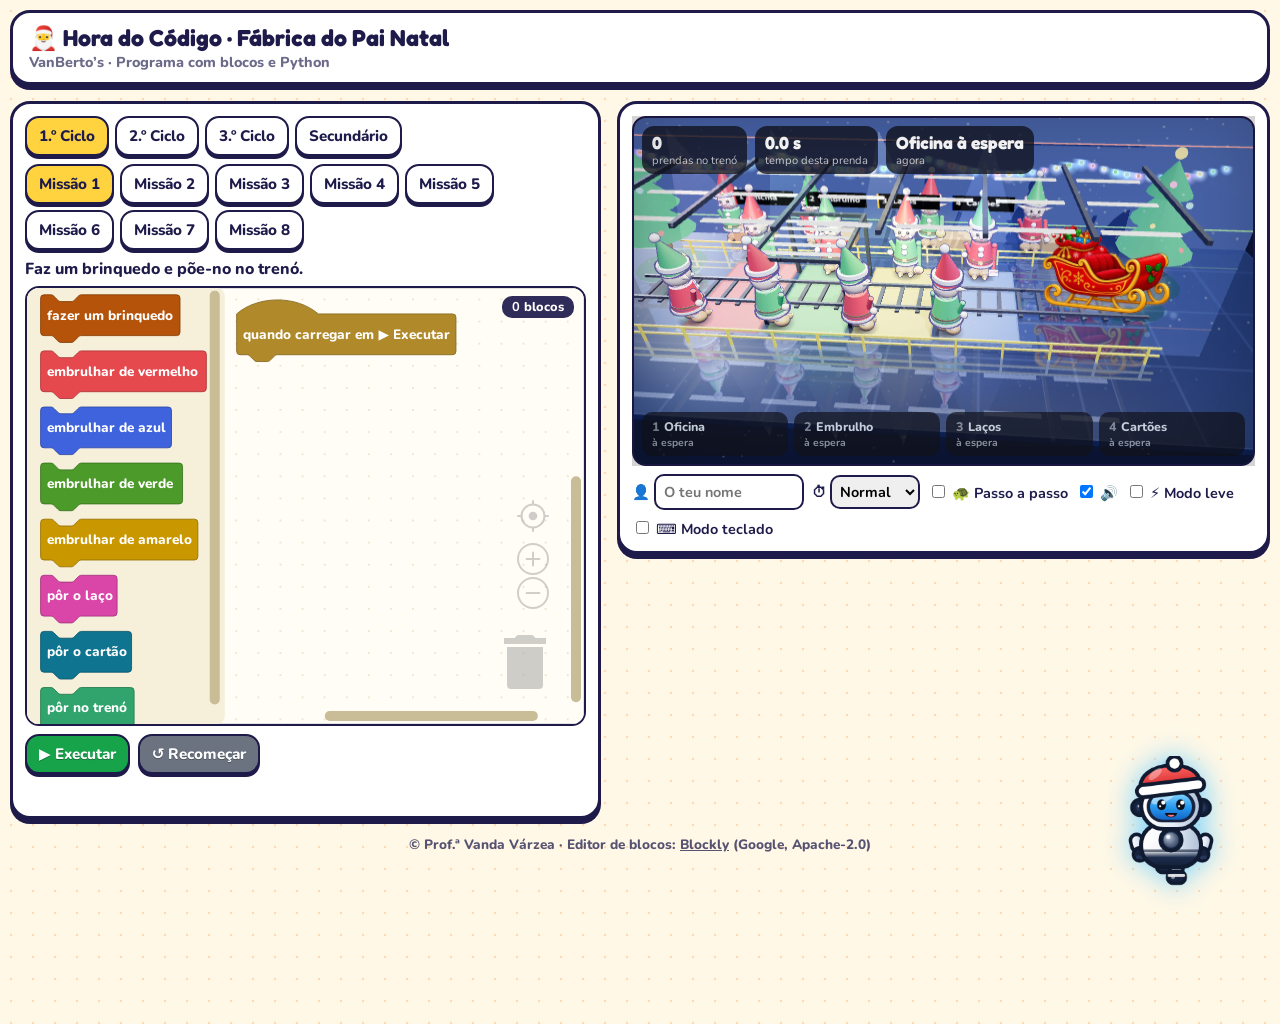
<file: blocos/natal.html>
<!DOCTYPE html>
<html lang="pt-PT">
<head>
<meta charset="utf-8">
<meta name="viewport" content="width=device-width, initial-scale=1, viewport-fit=cover">
<meta name="theme-color" content="#fff8e7"><title>Hora do Código · Fábrica do Pai Natal</title>
<link rel="preconnect" href="https://fonts.googleapis.com"><link rel="preconnect" href="https://fonts.gstatic.com" crossorigin><link href="https://fonts.googleapis.com/css2?family=Fredoka:wght@500;700&family=Nunito:wght@600;800&display=swap" rel="stylesheet">
<link rel="stylesheet" href="vb-jogo.css">
<style>
*{box-sizing:border-box}
#pyw{display:none}
.stage{position:relative}.stage::after{content:"";position:absolute;inset:0;pointer-events:none;border-radius:inherit;box-shadow:inset 0 0 80px rgba(0,0,0,.24)}#hud{position:absolute;top:10px;left:10px;right:10px;display:flex;gap:8px;pointer-events:none}#hud div{background:rgba(18,20,30,.78);color:#fff;border-radius:12px;padding:6px 10px;display:flex;flex-direction:column;min-width:96px}#hud b{font:700 1.1rem 'Fredoka',sans-serif}#hud span{font-size:.7rem;opacity:.75}#stl{position:absolute;left:10px;right:10px;bottom:10px;display:flex;gap:6px;pointer-events:none}#stl .s{flex:1;background:rgba(18,20,30,.72);color:#cbd5e1;border-radius:10px;padding:4px 8px;font-weight:800;font-size:.78rem;border:2px solid transparent}#stl .s i{font-style:normal;opacity:.6;margin-right:2px}#stl .s small{display:block;font-weight:700;opacity:.7}#stl .s.on{border-color:#ffd23f;color:#fff}#stl .s.ok{color:#2ee6a6}@media(max-width:560px){#hud div{min-width:0;padding:4px 6px}#hud b{font-size:.85rem}#hud span{font-size:.6rem}#stl .s{font-size:.62rem;padding:3px 5px}#stl .s small{display:none}}

.w{max-width:1260px}
.bwrap{position:relative}
#pyeb{display:none}
</style>
</head>
<body>
<div class="w">
<header><h1>🎅 Hora do Código · Fábrica do Pai Natal</h1><div class="sub">VanBerto’s · Programa com blocos e Python</div></header>
<div class="game">
<div class="card ed">
<div class="lv" id="cys"></div>
<div class="lv" id="lvs"></div>
<div id="mis"></div>
<div class="bwrap"><div id="bw"></div><div class="bcount"><b id="bc">0</b> blocos</div></div>
<div class="row">
<button id="go">▶ Executar</button>
<button id="clr">↺ Recomeçar</button>
<button id="pyb">🐍 Python</button>
</div>
<div id="msg"></div>
<div id="pyw"><div class="pyhd"><b>🐍 O mesmo programa em Python</b><button id="pye">✏️ Editar</button></div>
<div id="pyv" aria-live="off"></div>
<textarea id="py" rows="6" spellcheck="false"></textarea>
<div class="row" id="pyeb"><button id="pya" style="background:#3776ab">⬆ Usar este código</button></div>
<small class="pynote">Cada linha corresponde a um bloco. Enquanto o bloco trabalha, a linha de código que está a correr fica acesa.</small></div>
</div>
<div class="card stg">
<div class="stage"><canvas id="cv" width="640" height="360"></canvas><div id="hud"><div><b id="h-done">0</b><span>prendas no trenó</span></div><div><b id="h-t">0.0 s</b><span>tempo desta prenda</span></div><div><b id="h-st">Oficina à espera</b><span>agora</span></div></div><div id="stl"><div class="s"><i>1</i> Oficina<small>à espera</small></div><div class="s"><i>2</i> Embrulho<small>à espera</small></div><div class="s"><i>3</i> Laços<small>à espera</small></div><div class="s"><i>4</i> Cartões<small>à espera</small></div></div></div>
<div class="row"><label>👤 <input id="nm" type="text" placeholder="O teu nome"></label><label>⏱ <select id="sp"><option value="0.6">Devagar</option><option value="1" selected>Normal</option><option value="2">Rápido</option></select></label><label><input type="checkbox" id="stp"> 🐢 Passo a passo</label><label><input type="checkbox" id="snd" checked> 🔊</label><label><input type="checkbox" id="lt"> ⚡ Modo leve</label></div>
</div>
</div>
<footer>© Prof.ª Vanda Várzea · Editor de blocos: <a href="https://developers.google.com/blockly" target="_blank" rel="noopener" style="color:inherit">Blockly</a> (Google, Apache-2.0)</footer>
</div>

<div id="fixed-robot-wrap"><div class="fixed-bubble" id="fixedRobotBubble" role="status" aria-live="polite">Olá! 😊</div><canvas class="fixed-robot" id="fixed-robot-cv" width="192" height="192" role="button" tabindex="0" aria-label="Robô VanBerto's — clica para falar"></canvas></div>

<div id="cert" style="display:none;position:fixed;inset:0;background:rgba(0,0,0,.6);z-index:20;padding:12px;overflow:auto"><div class="card" style="max-width:700px;margin:0 auto"><img id="cimg" alt="Certificado" style="width:100%"><div class="row"><button id="cdl" style="background:#30a46c">⬇ Guardar PNG</button><button id="cpr" style="background:#3776ab">🖨️ Imprimir</button><button id="cx" style="background:#6b7280">Fechar</button></div></div></div>
<script src="vb-core.js"></script>
<script src="vb-solucoes.js"></script>
<script src="vb-atmos.js"></script>
<script src="blockly_compressed.js"></script>
<script src="blockly-msg-pt.js"></script>
<script src="vb-editor.js"></script>
<script src="three.min.js"></script>
<script src="vb-gfx.js"></script>
<script>
const $=s=>document.querySelector(s);
const NAME={S:'🔨 fazer brinquedo',R:'🎁 papel vermelho',B:'🎁 papel azul',G:'🎁 papel verde',Y:'🎁 papel amarelo',M:'🎀 pôr laço',W:'✉️ pôr cartão',E:'🛷 pôr no trenó',X:'🔁 refazer embrulho',ifB:'🔀 se pedido azul',ifR:'🔀 se pedido vermelho',ifD:'🔀 se embrulho rasgado',else:'↔ senão',wh:'🔄 enquanto faltar fazer',rep:'🔁 repetir',end:'fim'};
const COL={S:'#b45309',R:'#e5484d',B:'#3e63dd',G:'#4c9a2a',Y:'#d4a000',M:'#d946a8',W:'#0e7490',E:'#30a46c',X:'#9333ea',ifB:'#2b8a9e',ifR:'#2b8a9e',ifD:'#2b8a9e',else:'#4aa8bb',wh:'#c2410c',rep:'#8e4ec6',end:'#a98bd8'};
const PY={S:'fazer_brinquedo()',R:'embrulhar("vermelho")',B:'embrulhar("azul")',G:'embrulhar("verde")',Y:'embrulhar("amarelo")',M:'por_laco()',W:'por_cartao()',E:'por_no_treno()',X:'refazer_embrulho()',ifB:'if pedido == "azul":',ifR:'if pedido == "vermelho":',ifD:'if embrulho_rasgado():',wh:'while faltam_brinquedos():'};
const x=(n,k)=>Array(n).fill(k);
const B1=['S','R','B','G','Y','M','W','E'],B2=[...B1,'rep'],B4=[...B2,'ifB','ifR','else','wh','ifD','X'];
const CY=[
{n:'1.º Ciclo',b:B1,py:0,lv:[
 {t:'Faz um brinquedo e põe-no no trenó.',g:['S','E']},
 {t:'Faz um brinquedo, embrulha-o em papel vermelho e põe-no no trenó.',g:['S','R','E']},
 {t:'Faz um brinquedo, embrulha em papel verde, põe o laço e coloca no trenó.',g:['S','G','M','E']},
 {t:'Faz um brinquedo, embrulha na cor que quiseres, põe laço e cartão e coloca no trenó.',g:['S','P','M','W','E'],free:true},
 {t:'Faz um brinquedo, embrulha em vermelho, põe o laço e coloca no trenó.',g:['S','R','M','E']},
 {t:'Prenda azul completa: faz o brinquedo, embrulha em azul, põe o laço e o cartão e coloca no trenó.',g:['S','B','M','W','E']},
 {t:'Faz um brinquedo, embrulha em amarelo, põe o cartão e coloca no trenó.',g:['S','Y','W','E']},
 {t:'Faz um brinquedo, põe o laço e o cartão (sem embrulho!) e coloca no trenó.',g:['S','M','W','E']}]},
{n:'2.º Ciclo',b:B2,py:0,lv:[
 {t:'Faz 3 brinquedos, embrulha em vermelho e põe no trenó. Dica: usa o repetir!',g:[...x(3,'S'),'R','E']},
 {t:'Faz 4 brinquedos, embrulha em azul, põe o laço e coloca no trenó.',g:[...x(4,'S'),'B','M','E']},
 {t:'Faz 2 brinquedos, embrulha em vermelho, faz mais 2, põe o laço e coloca no trenó.',g:['S','S','R','S','S','M','E']},
 {t:'Faz 5 brinquedos, embrulha em verde, põe o cartão e coloca no trenó.',g:[...x(5,'S'),'G','W','E']},
 {t:'🐞 Encontra o erro! Era para fazer 3 brinquedos, embrulhar em vermelho e pôr no trenó, mas o programa tem um erro. Corrige-o!',pre:[{k:'rep',n:3},{k:'S'},{k:'end'},{k:'G'},{k:'E'}],g:[...x(3,'S'),'R','E']},
 {t:'Prenda amarela: faz 2 brinquedos, embrulha em amarelo, põe o laço e coloca no trenó.',g:['S','S','Y','M','E']},
 {t:'Faz 2 brinquedos, embrulha em verde, põe o laço e o cartão e coloca no trenó.',g:['S','S','G','M','W','E']},
 {t:'Faz 4 brinquedos, embrulha em vermelho, põe o laço e o cartão e coloca no trenó.',g:[...x(4,'S'),'R','M','W','E']},
 {t:'🐞 Encontra o erro! Era para embrulhar em azul e pôr o laço, mas o programa embrulha na cor errada. Corrige-o!',pre:[{k:'S'},{k:'R'},{k:'M'},{k:'E'}],g:['S','B','M','E']}]},
{n:'3.º Ciclo',b:B2,py:1,lv:[
 {t:'Repete 3 vezes: fazer um brinquedo e embrulhar em vermelho. Depois põe o laço e coloca no trenó.',g:['S','R','S','R','S','R','M','E']},
 {t:'Faz 3 brinquedos, embrulha em verde, põe o laço e o cartão e coloca no trenó.',g:[...x(3,'S'),'G','M','W','E']},
 {t:'Repete 2 vezes: fazer 2 brinquedos e embrulhar em azul. Depois laço e trenó.',g:['S','S','B','S','S','B','M','E']},
 {t:'Repete 3 vezes: fazer um brinquedo e embrulhar em verde. Depois laço, cartão e trenó.',g:['S','G','S','G','S','G','M','W','E']},
 {t:'Repete 4 vezes: fazer um brinquedo e embrulhar em azul. Depois laço e trenó.',g:['S','B','S','B','S','B','S','B','M','E']},
 {t:'Repete 2 vezes: fazer 3 brinquedos e embrulhar em vermelho. Depois cartão e trenó.',g:['S','S','S','R','S','S','S','R','W','E']},
 {t:'Faz 5 brinquedos, embrulha em amarelo, põe o laço e o cartão e coloca no trenó.',g:[...x(5,'S'),'Y','M','W','E']}]},
{n:'Secundário',b:B4,py:2,lv:[
 {t:'Cada pedido chega com um número diferente de brinquedos por fazer. Usa «enquanto» para os fazer todos, embrulha em vermelho, põe o laço e coloca no trenó.',max:5,tests:[{pecas:2},{pecas:3},{pecas:5}],x:e=>[...x(e.pecas,'S'),'R','M','E']},
 {t:'O pedido pode ser azul ou vermelho. Faz 1 brinquedo, embrulha na cor do pedido (usa «se» e «senão»), põe laço e cartão e coloca no trenó.',max:9,tests:[{cor:'B'},{cor:'R'}],x:e=>['S',e.cor,'M','W','E']},
 {t:'Pedido completo! Faz todos os brinquedos que faltam, embrulha na cor do pedido, põe o laço e coloca no trenó.',max:9,tests:[{pecas:1,cor:'B'},{pecas:3,cor:'R'},{pecas:4,cor:'B'}],x:e=>[...x(e.pecas,'S'),e.cor,'M','E']},
 {t:'🔍 Controlo de qualidade! Faz o brinquedo, embrulha em vermelho e, SE o embrulho estiver rasgado, refaz o embrulho. Depois põe no trenó.',max:6,tests:[{defeito:true},{defeito:false}],x:e=>['S','R',...(e.defeito?['X']:[]),'E']},
 {t:'O pedido pode ser azul ou vermelho e chega com brinquedos por fazer. Faz todos, embrulha na cor do pedido, põe o laço e o cartão e coloca no trenó.',max:10,tests:[{pecas:2,cor:'R'},{pecas:3,cor:'B'},{pecas:5,cor:'R'}],x:e=>[...x(e.pecas,'S'),e.cor,'M','W','E']},
 {t:'🔍 Controlo de qualidade com vários brinquedos! Faz todos, embrulha em vermelho, SE o embrulho estiver rasgado refaz, põe o laço e coloca no trenó.',max:8,tests:[{pecas:2,defeito:true},{pecas:4,defeito:false},{pecas:3,defeito:true}],x:e=>[...x(e.pecas,'S'),'R',...(e.defeito?['X']:[]),'M','E']},
 {t:'Se o pedido for azul, embrulha em azul; senão, embrulha em amarelo. Faz 1 brinquedo, põe o laço e coloca no trenó.',max:8,tests:[{cor:'B'},{cor:'R'}],x:e=>['S',e.cor==='B'?'B':'Y','M','E']}]}
];
const IMG={treno:'[data-uri]'};
const FAILS={};let cy=0,LV=CY[0].lv,lv=0,prog=[],sel=-1,SPD=1,running=false,light=false;
/* ---------- 3D ---------- */
const cv=$('#cv');
const R=new THREE.WebGLRenderer({canvas:cv,antialias:true});
R.outputEncoding=THREE.sRGBEncoding;R.toneMapping=THREE.ACESFilmicToneMapping;R.toneMappingExposure=1.0;
R.shadowMap.enabled=true;R.shadowMap.type=THREE.PCFSoftShadowMap;
const S=new THREE.Scene();S.background=new THREE.Color(0x0c1738);S.fog=new THREE.Fog(0x0c1738,32,70);
const cam=new THREE.PerspectiveCamera(42,16/9,.1,90);
S.add(new THREE.HemisphereLight(0xcfdcff,0x4a3a3a,.4));
const dl=new THREE.DirectionalLight(0xdfe8ff,.95);const rim=new THREE.DirectionalLight(0x7aa2ff,.55);rim.position.set(-7,6,-9);S.add(rim);dl.position.set(4,12,7);dl.castShadow=true;dl.shadow.mapSize.set(2048,1024);dl.shadow.normalBias=.03;
Object.assign(dl.shadow.camera,{left:-16,right:16,top:8,bottom:-8,near:1,far:34});dl.shadow.camera.updateProjectionMatrix();S.add(dl);
const M=(c,r,m,e)=>new THREE.MeshStandardMaterial({color:c,roughness:r==null?.6:r,metalness:m==null?.1:m,emissive:e||0,envMapIntensity:.9});
function box(w,h,d,mat,x,y,z,p){const m=new THREE.Mesh(new THREE.BoxGeometry(w,h,d),mat);m.position.set(x,y,z);m.castShadow=m.receiveShadow=true;(p||S).add(m);return m}
function cyl(r1,r2,h,mat,p){const m=new THREE.Mesh(new THREE.CylinderGeometry(r1,r2,h,20),mat);m.castShadow=true;(p||S).add(m);return m}
function ball(r,mat,p){const m=new THREE.Mesh(new THREE.SphereGeometry(r,16,12),mat);m.castShadow=true;p.add(m);return m}
const steel=M(0x30343f,.45,.7),red=M(0xd62828,.35,.5),dark=M(0x15171d,.6,.4),yel=M(0xf5c518,.5,.1);
const glowW=new THREE.MeshBasicMaterial({color:0xffffff});
VBG.env(R,S,{top:'#1a2a66',mid:'#3d5aa8',bottom:'#0e1228',panelI:4,panels:[[0xff6b6b,-9,12,8,7,3],[0x7dff9a,14,10,-4,6,6],[0xffe9b0,0,18,-10,14,4]]});

/* fábrica: chão com painéis, parede, luzes de teto, calhas */
function floorTex(){const c=document.createElement('canvas');c.width=c.height=256;const g=c.getContext('2d');g.fillStyle='#33466f';g.fillRect(0,0,256,256);g.strokeStyle='#4a5f93';g.lineWidth=3;g.strokeRect(1,1,254,254);g.fillStyle='rgba(255,255,255,.04)';for(let i=0;i<70;i++)g.fillRect(Math.random()*256,Math.random()*256,3,3);const t=new THREE.CanvasTexture(c);t.wrapS=t.wrapT=THREE.RepeatWrapping;t.repeat.set(10,5);t.encoding=THREE.sRGBEncoding;return t}
const FLOOR=box(40,.3,20,new THREE.MeshStandardMaterial({map:floorTex(),roughness:.34,metalness:.28,envMapIntensity:1.1,transparent:true,opacity:.7}),2,-.15,-2);
/* reflexo real no chão: 1.º passe = cena espelhada (chão escondido); 2.º passe = cena normal com o chão semitransparente. Desligado no Modo leve. */
function drawScene(){
 if(light){FLOOR.material.opacity=1;R.render(S,cam);return}
 FLOOR.material.opacity=.7;
 const bg=S.background;FLOOR.visible=false;S.scale.y=-1;S.updateMatrixWorld(true);R.render(S,cam);
 S.scale.y=1;FLOOR.visible=true;S.updateMatrixWorld(true);
 S.background=null;R.autoClear=false;R.clearDepth();R.render(S,cam);
 S.background=bg;R.autoClear=true}
box(40,9,.3,M(0x1b2b5a,.8),2,4.2,-6.8);
box(40,.06,.08,new THREE.MeshBasicMaterial({color:0x2fb34a}),2,1.3,-6.6);
box(40,.06,.08,new THREE.MeshBasicMaterial({color:0xe5484d}),2,6.2,-6.6);
for(let x=-12;x<=14;x+=4)for(const z of[-3.2,-.4,2.4]){const l=new THREE.Mesh(new THREE.BoxGeometry(3,.06,.3),glowW);l.position.set(x,5.4,z);S.add(l)}
for(let x=-12;x<=14;x+=4)box(.2,.2,8,dark,x+2,5.7,-.4);
box(26,.14,.14,steel,1,.3,-.95);box(26,.14,.14,steel,1,.3,.95);
for(let x=-11;x<=13;x+=1)box(.2,.1,2.3,dark,x,.15,0);
/* estações: piso colorido, sinais, projetores */
const STN=['Oficina','Embrulho','Laços','Cartões'],SX=[-6,-2,2,6],SC=[0xe5484d,0x2fb34a,0xffc233,0x3e63dd],SH=['#e5484d','#2fb34a','#ffc233','#3e63dd'];
const spots=[];
function sign(t,n,x,hex){const c=document.createElement('canvas');c.width=512;c.height=128;const g=c.getContext('2d');g.fillStyle='rgba(15,17,24,.92)';g.fillRect(0,0,512,128);g.fillStyle=hex;g.fillRect(0,0,14,128);g.fillStyle='#fff';g.font='bold 62px system-ui,sans-serif';g.textBaseline='middle';g.fillText(n+'  '+t,40,66);const tx=new THREE.CanvasTexture(c);tx.encoding=THREE.sRGBEncoding;const m=new THREE.Mesh(new THREE.PlaneGeometry(3.4,.85),new THREE.MeshBasicMaterial({map:tx}));m.position.set(x,3.6,-4.2);S.add(m)}
SX.forEach((x,i)=>{
 const col=new THREE.Color(SC[i]);
 box(3.6,.03,6,M(col.clone().multiplyScalar(.45),.6,.1,col.clone().multiplyScalar(.12)),x,.02,0);
 for(const z of[-3,3])box(3.6,.04,.07,new THREE.MeshBasicMaterial({color:SC[i]}),x,.05,z);
 for(const dx of[-1.8,1.8])box(.07,.04,6,new THREE.MeshBasicMaterial({color:SC[i]}),x+dx,.05,0);
 sign(STN[i],i+1,x,SH[i]);
 const sp=new THREE.SpotLight(SC[i],2.4,20,.75,.5);sp.position.set(x,9,2);sp.target.position.set(x,0,0);S.add(sp,sp.target);spots.push(sp);window.VBA&&VBA.beam(S,x,9,2,x,0,0,2.7,SC[i],.1);
});
/* cabine de pintura */
for(const sx of[-1,1])for(const sz of[-1,1])box(.18,3.6,.18,dark,-2+sx*2,1.8,sz*2.3);
for(const sz of[-1,1])box(4.2,.18,.18,dark,-2,3.6,sz*2.3);
for(const sx of[-1,1])box(.18,.18,4.6,dark,-2+sx*2,3.6,0);
for(let i=0;i<5;i++){const b=new THREE.Mesh(new THREE.BoxGeometry(3.6,.05,.26),glowW);b.position.set(-2,3.5,-1.6+i*.8);S.add(b)}
/* guardas amarelas */
for(const z of[-3.9,3.9]){for(let x=-11;x<=13;x+=2)box(.1,.9,.1,yel,x,.45,z);box(25,.08,.08,yel,1,.9,z);box(25,.08,.08,yel,1,.5,z)}

/* prenda: brinquedos, embrulho com bolinhas, laço e cartão */
const car=new THREE.Group();car.scale.setScalar(1.5);S.add(car);VBG.blob(car,0,.02,0,1.9,1.9,.45);
let camZoom=0;
const gift=new THREE.Group();car.add(gift);gift.visible=false;
const PM=c=>M(c,.35,.05);
const OL=m=>{const o=new THREE.Mesh(m.geometry,new THREE.MeshBasicMaterial({color:0x1e1b4b,side:THREE.BackSide}));o.scale.setScalar(1.09);m.add(o);return m};
const sph=(r,c,x,y,z,p,sy)=>{const m=new THREE.Mesh(new THREE.SphereGeometry(r,18,14),PM(c));m.position.set(x,y,z);m.castShadow=true;if(sy)m.scale.y=sy;(p||gift).add(m);return OL(m)};
const bx=(w,h,d,c,x,y,z,p)=>OL(box(w,h,d,PM(c),x,y,z,p||gift));
const cy2=(r,h,c,x,y,z,p)=>{const m=cyl(r,r,h,PM(c),p||gift);m.position.set(x,y,z);return OL(m)};
const cone=(r,h,c,x,y,z,p)=>{const m=new THREE.Mesh(new THREE.ConeGeometry(r,h,18),PM(c));m.position.set(x,y,z);m.castShadow=true;(p||gift).add(m);return OL(m)};
const kinds=[],mkK=f=>{const g=new THREE.Group();f(g);g.scale.setScalar(1.25);g.visible=false;gift.add(g);kinds.push(g)};
mkK(g=>{sph(.58,0xb5651d,0,.62,0,g);sph(.4,0xf0cf9a,0,.55,.36,g,1.05);sph(.5,0xc9833a,0,1.35,0,g);sph(.2,0xb5651d,-.38,1.75,0,g);sph(.2,0xb5651d,.38,1.75,0,g);sph(.11,0xff9fb5,-.38,1.75,.1,g);sph(.11,0xff9fb5,.38,1.75,.1,g);sph(.22,0xf0cf9a,0,1.25,.4,g);sph(.08,0x111111,0,1.32,.58,g);sph(.07,0x111111,-.18,1.5,.42,g);sph(.07,0x111111,.18,1.5,.42,g);sph(.18,0xb5651d,-.62,.75,.12,g);sph(.18,0xb5651d,.62,.75,.12,g);sph(.21,0xb5651d,-.3,.12,.28,g);sph(.21,0xb5651d,.3,.12,.28,g);sph(.13,0xe5484d,-.14,1.0,.46,g);sph(.13,0xe5484d,.14,1.0,.46,g);sph(.08,0xc0262d,0,1.0,.52,g)});
mkK(g=>{bx(.95,.85,.65,0x6fb7ff,0,.8,0,g);bx(.5,.3,.05,0xffd23f,0,.85,.34,g);sph(.07,0xe5484d,-.12,.85,.4,g);sph(.07,0x30a46c,.12,.85,.4,g);bx(1.05,.8,.75,0xeaf3ff,0,1.7,0,g);bx(.8,.4,.05,0x1e2a4a,0,1.72,.39,g);sph(.1,0x5ef2ff,-.2,1.72,.43,g);sph(.1,0x5ef2ff,.2,1.72,.43,g);cy2(.04,.35,0x444444,0,2.28,0,g);sph(.11,0xe5484d,0,2.5,0,g);cy2(.14,.22,0xff9f1c,-.6,1.7,0,g).rotation.z=Math.PI/2;cy2(.14,.22,0xff9f1c,.6,1.7,0,g).rotation.z=Math.PI/2;bx(.2,.6,.22,0x9ac8ff,-.62,.85,0,g);bx(.2,.6,.22,0x9ac8ff,.62,.85,0,g);bx(.3,.25,.4,0x334455,-.25,.15,.05,g);bx(.3,.25,.4,0x334455,.25,.15,.05,g)});
mkK(g=>{sph(.65,0xffd23f,0,.7,0,g,.9);sph(.42,0xffd23f,.12,1.5,.15,g);bx(.42,.14,.34,0xff8a00,.12,1.4,.6,g);sph(.07,0x111111,-.05,1.58,.5,g);sph(.07,0x111111,.3,1.58,.5,g);sph(.09,0xff9fb5,-.12,1.4,.5,g,.7);sph(.26,0xf5b800,-.62,.75,0,g,.6);sph(.14,0xffd23f,0,.55,-.7,g);sph(.18,0xffe680,.05,1.95,.15,g,.7)});
mkK(g=>{bx(1.7,.45,.85,0xe5484d,0,.5,0,g);bx(.8,.38,.7,0x9fd8ff,-.15,.92,0,g);bx(.5,.06,.9,0xffffff,.45,.76,0,g);bx(.12,.5,.95,0xffffff,-.78,.88,0,g);sph(.1,0xfff3a0,.86,.55,.25,g);sph(.1,0xfff3a0,.86,.55,-.25,g);[-.55,.55].forEach(x=>[-.48,.48].forEach(z=>{cy2(.3,.2,0x222222,x,.3,z,g).rotation.x=Math.PI/2;sph(.12,0xcfd8e3,x,.3,z*1.1,g)}))});
mkK(g=>{cy2(.4,1.4,0xf5f8ff,0,1.0,0,g);cone(.4,.7,0xe5484d,0,2.05,0,g);sph(.17,0x6fb7ff,0,1.2,.36,g);bx(.1,.6,.6,0xe5484d,-.5,.45,0,g);bx(.1,.6,.6,0xe5484d,.5,.45,0,g);bx(.6,.6,.1,0xe5484d,0,.45,.5,g);cone(.28,.6,0xff9f1c,0,-.05,0,g).rotation.x=Math.PI});
const dots=document.createElement('canvas');dots.width=dots.height=64;const dg=dots.getContext('2d');dg.fillStyle='#fff';dg.fillRect(0,0,64,64);dg.fillStyle='rgba(0,0,0,.16)';[[16,16],[48,16],[32,32],[16,48],[48,48]].forEach(p=>{dg.beginPath();dg.arc(p[0],p[1],6,0,7);dg.fill()});
const dtex=new THREE.CanvasTexture(dots);dtex.wrapS=dtex.wrapT=THREE.RepeatWrapping;dtex.repeat.set(2,2);
const bodyMat=new THREE.MeshStandardMaterial({color:0xffffff,map:dtex,roughness:.45,metalness:.05});
const wrap=new THREE.Mesh(new THREE.BoxGeometry(1.5,1.5,1.5),bodyMat);wrap.position.y=.8;wrap.castShadow=true;wrap.visible=false;OL(wrap);gift.add(wrap);
const rib=new THREE.Group();rib.visible=false;gift.add(rib);bx(1.56,.16,.34,0xffd23f,0,1.58,0,rib);bx(.34,.16,1.56,0xffd23f,0,1.58,0,rib);sph(.26,0xffd23f,-.26,1.8,0,rib,.7);sph(.26,0xffd23f,.26,1.8,0,rib,.7);
const cardM=new THREE.Group();cardM.position.set(.62,1.05,.8);cardM.visible=false;gift.add(cardM);bx(.6,.42,.05,0xffffff,0,0,0,cardM);bx(.5,.06,.06,0xe5484d,0,.05,.04,cardM);
const wheels=[],engine=new THREE.Object3D(),grille={material:{emissive:{set(){}}}};
let kind=0,made=0;const extras=[];
function newToy(){
 if(!made){kind=(kind+1+Math.floor(Math.random()*(kinds.length-1)))%kinds.length;kinds.forEach((g,i)=>g.visible=i===kind);gift.visible=true;gift.scale.setScalar(.01);made=1}
 else{const c=kinds[kind].clone();const o=[[-1.1,-.5],[1.1,-.5],[0,-1],[-.6,.8],[.6,.8]][extras.length%5];c.position.set(o[0],0,o[1]);c.scale.setScalar(.01);gift.add(c);extras.push(c)}}
/* o brinquedo é montado peça a peça: cada peça cai do ar, uma a seguir à outra */
async function popToy(){
 const first=!extras.length,root=first?kinds[kind]:extras[extras.length-1];
 if(first)gift.scale.setScalar(1);else root.scale.setScalar(.9);
 const parts=root.children.filter(c=>c.isMesh);
 parts.forEach(c=>{c.userData.y0=c.position.y;c.visible=false});
 for(const c of parts){c.visible=true;beep(480+Math.random()*320,.05,'triangle');await T(k=>{const e=1-Math.pow(1-k,3);c.position.y=c.userData.y0+(1-e)*1.8},first?85:40)}
 parts.forEach(c=>{c.visible=true;c.position.y=c.userData.y0});
 await T(k=>{const q=1+Math.sin(k*Math.PI)*.08;root.scale.setScalar((first?1.25:.9)*q)},260);root.scale.setScalar(first?1.25:.9)
}
const hideNear=(_,v)=>ST.forEach(s=>{const a=s.arms[1];if(a&&a.body&&a.body.parent)a.body.parent.visible=v});
/* decoração de Natal: pinheiros, luzes, neve e o trenó */
for(const tx of[-13,15.6]){const t=new THREE.Group();t.position.set(tx,0,-4.4);t.scale.setScalar(1.35);S.add(t);const tr=cyl(.25,.3,.8,M(0x6b4423,.9,0),t);tr.position.y=.4;[[1.5,1.6,1.5],[1.2,2.8,1.4],[.85,3.9,1.3]].forEach(a=>{const c=new THREE.Mesh(new THREE.ConeGeometry(a[0],a[2],14),M(0x0f5a28,.85,0));c.position.y=a[1];c.castShadow=true;t.add(c)});const st=new THREE.Mesh(new THREE.SphereGeometry(.22,10,8),new THREE.MeshBasicMaterial({color:0xffd23f}));st.position.y=4.8;t.add(st);[[.7,1.2],[-.6,2.2],[.5,3.1],[-.3,3.9]].forEach((a,i)=>{const b=new THREE.Mesh(new THREE.SphereGeometry(.13,8,6),new THREE.MeshBasicMaterial({color:[0xe5484d,0xffd23f,0x4cc9f0,0xff6bd6][i]}));b.position.set(a[0],a[1],.8);t.add(b)})}
const bulbs=[];for(let i=0;i<52;i++){const b=new THREE.Mesh(new THREE.SphereGeometry(.1,8,6),new THREE.MeshBasicMaterial({color:[0xe5484d,0xffd23f,0x2fb34a,0x4cc9f0][i%4]}));b.position.set(-14+i*.65,5.2-Math.sin((i%13)/13*Math.PI)*.75,-6.55);const gl=new THREE.Sprite(new THREE.SpriteMaterial({map:VBG.dot(),color:[0xe5484d,0xffd23f,0x2fb34a,0x4cc9f0][i%4],transparent:true,opacity:.8,blending:THREE.AdditiveBlending,depthWrite:false}));gl.scale.setScalar(.95);b.add(gl);S.add(b);bulbs.push(b)}
if(window.VBA){bulbs.forEach(b=>VBA.glow(S,b.position.x,b.position.y,b.position.z,b.material.color.getHex(),.55,.5));VBA.dust(S,{x0:-12,x1:14,y0:.4,y1:7,z0:-4,z1:4,color:0xdfe9ff},120,.07,.35)}
const sleighFB=new THREE.Group();sleighFB.position.set(11.9,0,-.3);S.add(sleighFB);box(3.4,.8,2,M(0xc0392b,.5,.1),0,.55,0,sleighFB);box(1,1.4,2,M(0xa93226,.5,.1),1.5,1,0,sleighFB);for(const z of[-.8,.8])box(4,.14,.18,yel,.2,.05,z,sleighFB);
let sleigh=null;new THREE.TextureLoader().load(IMG.treno,t=>{t.encoding=THREE.sRGBEncoding;sleigh=new THREE.Sprite(new THREE.SpriteMaterial({map:t,transparent:true,toneMapped:false}));sleigh.scale.set(6.4,4.27,1);sleigh.position.set(11.9,2.05,-.4);S.add(sleigh);sleighFB.visible=false});
const SN=240,sg=new THREE.BufferGeometry(),sa=new Float32Array(SN*3);for(let i=0;i<SN;i++){sa[i*3]=-14+Math.random()*32;sa[i*3+1]=Math.random()*9;sa[i*3+2]=-6+Math.random()*11}
sg.setAttribute('position',new THREE.BufferAttribute(sa,3));const snow=new THREE.Points(sg,new THREE.PointsMaterial({color:0xffffff,size:.3,map:VBG.dot(),transparent:true,depthWrite:false}));snow.frustumCulled=false;S.add(snow);


/* duendes do Pai Natal (substituem os braços robóticos; mesma interface p1/p2/p3/tip) */
const REST=[-.1,-.2,-.05],WORK=[-1.5,-1.0,-.4],elves=[];
function poseArms(arms,k){arms.forEach(a=>{a.p1.rotation.x=lerp(REST[0],WORK[0],k);a.p2.rotation.x=lerp(REST[1],WORK[1],k);a.p3.rotation.x=lerp(REST[2],WORK[2],k)})}
function arm(x,z,flip,k,ti,ci){
 const g=new THREE.Group();g.position.set(x,0,z);g.scale.setScalar(1.15);if(flip)g.rotation.y=Math.PI-.5;S.add(g);VBG.blob(S,x,.03,z,1.7,1.7,.6);
 const tun=[0x14802e,0xb3141c][(ci||0)%2],hat=[0xb3141c,0x14802e][(ci||0)%2],skin=0xffd6b0;
 const body=new THREE.Group();g.add(body);
 [-1,1].forEach(q=>{sph(.3,0x6b4423,q*.24,.22,.12,body,.7);sph(.13,0x6b4423,q*.24,.2,.5,body);sph(.07,0xffd23f,q*.24,.2,.62,body);cy2(.13,.5,0xffffff,q*.24,.62,0,body);cy2(.135,.12,0xd62828,q*.24,.55,0,body);cy2(.135,.12,0xd62828,q*.24,.8,0,body)});
 const tn=OL(cyl(.42,.62,1.05,PM(tun),body));tn.position.y=1.3;tn.castShadow=true;
 cy2(.64,.1,0xffffff,0,.8,0,body);cy2(.58,.12,0x3b2a1a,0,1.0,0,body);bx(.2,.16,.06,0xffd23f,0,1.0,.58,body);
 sph(.13,0xffffff,0,1.4,.52,body);sph(.13,0xffffff,0,1.65,.45,body);
 cy2(.1,.6,tun,-.58,1.45,.05,body).rotation.z=.4;sph(.14,skin,-.74,1.14,.08,body);
 const head=new THREE.Group();head.position.y=2.3;body.add(head);
 sph(.5,skin,0,0,0,head);sph(.07,0x111111,-.18,.08,.44,head);sph(.07,0x111111,.18,.08,.44,head);sph(.025,0xffffff,-.16,.11,.5,head);sph(.025,0xffffff,.2,.11,.5,head);
 sph(.09,0xff9fb5,-.3,-.12,.4,head,.6);sph(.09,0xff9fb5,.3,-.12,.4,head,.6);sph(.09,0xff8f8f,0,-.02,.5,head);bx(.22,.04,.05,0x8a2a2a,0,-.2,.47,head);
 [-1,1].forEach(q=>{const e=cone(.13,.55,skin,q*.64,.08,0,head);e.rotation.z=-q*Math.PI/2.4});
 const h=cone(.55,1.45,hat,0,1.0,-.12,head);h.rotation.x=-.22;cy2(.57,.16,0xffffff,0,.44,0,head);sph(.17,0xffffff,0,1.72,-.3,head);sph(.08,0xffd23f,.1,.55,.52,head);
 const p1=new THREE.Group();p1.position.set(.62,1.65,.05);body.add(p1);sph(.13,tun,0,0,0,p1);cy2(.11,.65,tun,0,-.33,0,p1);
 const p2=new THREE.Group();p2.position.y=-.66;p1.add(p2);sph(.11,tun,0,0,0,p2);cy2(.1,.6,tun,0,-.3,0,p2);
 const p3=new THREE.Group();p3.position.y=-.6;p2.add(p3);sph(.15,skin,0,0,0,p3);
 const T=ti||0;
 if(T===0){cy2(.04,.55,0x8b5a2b,0,0,.28,p3).rotation.x=Math.PI/2;bx(.36,.2,.2,0x9aa3b8,0,0,.58,p3)}
 else if(T===1){const r=cy2(.2,.5,0xffffff,0,0,.3,p3);r.rotation.z=Math.PI/2;const r2=cy2(.205,.12,0xe5484d,0,0,.3,p3);r2.rotation.z=Math.PI/2}
 else if(T===2){sph(.24,0xffd23f,0,0,.32,p3,.8);sph(.1,0xe5484d,0,0,.52,p3)}
 else{bx(.42,.3,.04,0xffffff,0,0,.34,p3);bx(.3,.05,.05,0xe5484d,0,.05,.37,p3)}
 const tip=new THREE.Object3D();tip.position.set(0,0,.5);p3.add(tip);
 const a={p1,p2,p3,tip,body,head};poseArms([a],k||0);elves.push(a);return a;
}
const ST=SX.map((x,i)=>({x,arms:[arm(x,-2.6,false,0,i,i),arm(x-1.5,2.4,true,0,i,i+1)]}));
[-9,-4,3,9].forEach((x,i)=>{arm(x,-5.8,false,.2+i*.12,i,i);box(2.2,.7,1.1,M(0x8b5a2b,.7,.1),x+1.6,.9,-5)});

/* etiqueta da encomenda e peças por soldar (missões do Secundário) */
let ENV=null;
const tag=new THREE.Group();tag.position.set(1.3,1.0,0);car.add(tag);
const flag=box(.5,.3,.05,M(0xe5484d),0,.25,0,tag);box(.04,.5,.04,steel,0,0,0,tag);
const pcs=new THREE.Group();pcs.position.set(-.55,2.7,0);car.add(pcs);
for(let i=0;i<5;i++)box(.22,.22,.22,M([0xe5484d,0x4c9a2a,0x3e63dd,0xd4a000,0xd946a8][i],.4,.1),i*.26,0,0,pcs);
function showEnv(e){ENV=e;tag.visible=!!(e&&e.cor);if(e&&e.cor)flag.material.color.set(e.cor==='B'?0x3e63dd:0xe5484d);pcs.children.forEach((c,i)=>c.visible=!!(e&&e.pecas!=null&&i<e.pecas))}

/* faíscas e tinta */
const NP=90,pg=new THREE.BufferGeometry(),pp=new Float32Array(NP*3),pv=new Float32Array(NP*3),pl=new Float32Array(NP);
for(let j=0;j<NP;j++)pp[j*3+1]=-10;
pg.setAttribute('position',new THREE.BufferAttribute(pp,3));
const pm=new THREE.PointsMaterial({size:.26,map:VBG.dot(),color:0xffd34d,transparent:true,blending:THREE.AdditiveBlending,depthWrite:false});
const pts=new THREE.Points(pg,pm);pts.frustumCulled=false;S.add(pts);
const tl=new THREE.PointLight(0xffa040,0,8);S.add(tl);const tv=new THREE.Vector3();
function emit(v,n,spray){for(let c=0;c<n;c++){const j=pl.findIndex(l=>l<=0);if(j<0)return;pl[j]=spray?.5:.7;pp[j*3]=v.x;pp[j*3+1]=v.y;pp[j*3+2]=v.z;const s=spray?1.2:3.2;pv[j*3]=(Math.random()-.5)*s;pv[j*3+1]=spray?-.8+Math.random()*.5:Math.random()*3;pv[j*3+2]=(Math.random()-.5)*s}}
function stepP(dt){for(let j=0;j<NP;j++){if(pl[j]>0){pl[j]-=dt;pv[j*3+1]-=9*dt;for(let a=0;a<3;a++)pp[j*3+a]+=pv[j*3+a]*dt;if(pp[j*3+1]<.2){pp[j*3+1]=.2;pv[j*3+1]*=-.3}}else pp[j*3+1]=-10}pg.attributes.position.needsUpdate=true}

/* painel de informação (HUD) */
const stEls=()=>document.querySelectorAll('#stl .s');
function setSt(i,st){const e=stEls()[i];if(!e)return;e.className='s'+(st==='on'?' on':st==='ok'?' ok':'');e.querySelector('small').textContent=st==='on'?'a trabalhar':st==='ok'?'feito':'à espera'}
const hudState=t=>{$('#h-st').textContent=t};
let tI=null,t0=0,done=0;
function tStart(){t0=performance.now();clearInterval(tI);tI=setInterval(()=>{$('#h-t').textContent=((performance.now()-t0)/1000).toFixed(1)+' s'},100)}
function tStop(){clearInterval(tI)}
function reset(){car.position.set(-9.5,.3,0);camZoom=0;try{hideNear(0,true)}catch(e){}car.visible=true;gift.visible=false;gift.scale.setScalar(1);gift.rotation.y=0;made=0;extras.splice(0).forEach(c=>gift.remove(c));kinds.forEach(g=>g.visible=false);wrap.visible=false;wrap.scale.set(1,1,1);wrap.rotation.y=0;rib.visible=false;cardM.visible=false;bodyMat.color.set(0xffffff);showEnv(null);tStop();stEls().forEach((_,i)=>setSt(i,'wait'));hudState('Oficina à espera');$('#h-t').textContent='0.0 s'}
reset();

function size(){const w=cv.clientWidth||640;R.setPixelRatio(light?.5:Math.min(window.devicePixelRatio||1,2));R.setSize(w,w*9/16,false)}
function setLight(v,auto){light=v;window.VBA&&VBA.setLight(S,v);$('#lt').checked=v;R.shadowMap.enabled=!v;S.environment=v?null:VBG.envTex;dl.castShadow=!v;spots.forEach(s=>s.intensity=v?0:2.4);S.traverse(o=>{if(o.material)o.material.needsUpdate=true});size();if(auto)say('Fiz o modo leve para ajudar este computador. 😉')}
$('#lt').onchange=e=>setLight(e.target.checked);
addEventListener('resize',size);size();
let last=performance.now(),fr=0,acc=0,camX=3,zm=1.6;
(function loop(){requestAnimationFrame(loop);const n=performance.now(),d=n-last;acc+=d;last=n;
 if(++fr===90&&!light&&acc/90>55)setLight(true,true);
 const idle=!running&&car.position.x<-9,tx=idle?3.0:Math.max(-5,Math.min(7,car.position.x));camX+=(tx-camX)*.05;zm+=((idle?1.6:1)-zm)*.05;{const e=camZoom*camZoom*(3-2*camZoom),bx=lerp(camX,car.position.x,e);cam.position.set(bx+lerp(2.5,2.6,e),lerp(8.4*zm,5.6,e),lerp(11.6*zm,8.4,e));cam.lookAt(bx+lerp(1.2,.2,e),lerp(.7,1.5,e),0)}
 stepP(Math.min(d,50)/1000);elves.forEach((e,i)=>{e.body.position.y=Math.abs(Math.sin(n/420+i*1.7))*.07;e.head.rotation.z=Math.sin(n/650+i)*.07});if(!light){bulbs.forEach((b,i)=>b.scale.setScalar(1+.3*Math.sin(n/280+i*1.3)));const q=sg.attributes.position;for(let i=0;i<SN;i++){q.array[i*3+1]-=.025;if(q.array[i*3+1]<0)q.array[i*3+1]=9}q.needsUpdate=true}snow.visible=!light;drawScene()})();

/* ---------- animação ---------- */
const T=(f,ms)=>new Promise(r=>{const t0=performance.now();(function l(){const k=Math.min(1,(performance.now()-t0)*SPD/ms);f(k);k<1?requestAnimationFrame(l):r()})()});
function lerp(a,b,k){return a+(b-a)*k}
async function goTo(x){const a=car.position.x;if(a===x)return;await T(k=>{const nx=lerp(a,x,k),dx=nx-car.position.x;car.position.x=nx;wheels.forEach(w=>w.rotation.z-=dx/.3)},Math.abs(x-a)*150+80)}
async function work(st,colorHex,mode){
 beep(mode==='paint'?440:880,.6,mode==='paint'?'sine':'sawtooth');
 await T(k=>poseArms(st.arms,k),400);
 pm.color.set(colorHex);tl.color.set(colorHex);
 const from=bodyMat.color.clone(),to=new THREE.Color(colorHex),pa=mode==='paint',ww=1+Math.min(extras.length,4)*.35;
 if(pa)wrap.visible=true;
 await T(k=>{
  if(!light){st.arms.forEach(a=>{a.tip.getWorldPosition(tv);emit(tv,pa?2:4,pa)});tl.position.set(st.x,1.4,0);tl.intensity=2+Math.random()*3}
  if(pa){bodyMat.color.copy(from).lerp(to,k);const e=1-Math.pow(1-k,3);wrap.scale.set(ww*(.3+.7*e),.3+.7*e,.3+.7*e);wrap.rotation.y=(1-e)*Math.PI;if(k>.45){kinds.forEach(g=>g.visible=false);extras.forEach(c=>c.visible=false)}}
 },800);
 tl.intensity=0;
 await T(k=>poseArms(st.arms,1-k),400);
}
async function ribbonA(st){beep(520,.2,'triangle');await T(k=>poseArms(st.arms,k),400);rib.visible=true;rib.position.y=3;await T(k=>rib.position.y=lerp(3,0,k*k),600);rib.position.y=0;await T(k=>poseArms(st.arms,1-k),400)}
async function cardA(st){beep(660,.15);await T(k=>poseArms(st.arms,k),300);cardM.visible=true;cardM.position.y=3;await T(k=>cardM.position.y=lerp(3,1.05,k*k),450);await T(k=>poseArms(st.arms,1-k),300)}
async function stn(i,fn){setSt(i,'on');hudState(STN[i]);await goTo(SX[i]);await fn(ST[i]);setSt(i,'ok')}
const paint=(i,c)=>stn(1,st=>work(st,c,'paint'));
const ACT={
 S:async()=>{await stn(0,async st=>{newToy();const zi=T(k=>camZoom=k,500);await work(st,0xffd34d,'weld');await zi;hideNear(st,false);await popToy();hideNear(st,true);await T(k=>camZoom=1-k,420)});if(ENV&&ENV.pecas!=null){const v=pcs.children.filter(c=>c.visible);if(v.length)v[0].visible=false}},
 R:()=>paint(1,0xe5484d),B:()=>paint(1,0x3e63dd),G:()=>paint(1,0x4c9a2a),Y:()=>paint(1,0xf5c518),
 M:()=>stn(2,ribbonA),W:()=>stn(3,cardA),X:()=>stn(1,st=>work(st,bodyMat.color.getHex(),'weld')),
 E:async()=>{hudState('A carregar o trenó');await goTo(9.6);beep(660,.15);
  await T(k=>{car.position.x=lerp(9.6,10.9,k);car.position.y=.3+Math.sin(k*Math.PI)*2.6+k*1.4;gift.rotation.y=k*Math.PI*2;gift.scale.setScalar(1-.5*k)},950);
  beep(880,.2,'square',.15);gift.visible=false;gift.rotation.y=0;gift.scale.setScalar(1);car.position.y=.3;
  pm.color.set(0xffd34d);tv.set(10.9,3.4,0);emit(tv,40,false);
  if(sleigh)await T(k=>{const q=1+Math.sin(k*Math.PI)*.05;sleigh.scale.set(6.4*q,4.27/q,1)},300);
  done++;$('#h-done').textContent=done;tStop();hudState('Prenda no trenó ✅')}
};

/* ---------- blocos ---------- */
const OPEN=['rep','wh','ifB','ifR','ifD'];
function build(){return VB.build(prog,OPEN)}
function run(nodes,env,out){
 for(const nd of nodes){
  if(out.length>60)return;
  const k=nd.t.k;
  if(k==='rep'){for(let j=0;j<nd.t.n;j++)run(nd.b,env,out)}
  else if(k==='wh'){let c=0;while(env&&env.pecas>0&&c++<20)run(nd.b,env,out)}
  else if(k==='ifD'){run(env&&env.defeito?nd.b:(nd.e||[]),env,out)}
  else if(k==='ifB'||k==='ifR'){run(env&&env.cor===(k==='ifB'?'B':'R')?nd.b:(nd.e||[]),env,out)}
  else{out.push({k,i:nd.i});if(k==='S'&&env&&env.pecas>0)env.pecas--}
 }
}
function expand(env){const out=[];run(build(),env,out);return out}
function toPy(){
 let ind=0,o=[],prevOpen=false;
 for(const b of prog){
  if(b.k==='else'){ind=Math.max(0,ind-1);o.push('    '.repeat(ind)+'else:');ind++;prevOpen=true;continue}
  if(b.k==='end'){if(prevOpen)o.push('    '.repeat(ind)+'pass');ind=Math.max(0,ind-1);prevOpen=false;continue}
  const sp='    '.repeat(ind);
  if(b.k==='rep'){o.push(sp+'for i in range('+b.n+'):');ind++;prevOpen=true;continue}
  if(OPEN.includes(b.k)){o.push(sp+PY[b.k]);ind++;prevOpen=true;continue}
  o.push(sp+PY[b.k]);prevOpen=false;
 }
 return o.join('\n')||'# o teu programa aparece aqui';
}
function parsePy(t){
 const out=[];let depth=0;
 const ok=(b,l)=>{if(!CY[cy].b.includes(b.k))throw new Error('Neste ciclo ainda não podes usar: '+l);out.push(b)};
 for(const raw of t.split('\n')){
  const l=raw.trim();if(!l||l[0]==='#')continue;
  const ind=Math.floor((raw.length-raw.trimStart().length)/4);
  if(l==='else:'){
   while(depth>ind+1){out.push({k:'end'});depth--}
   if(depth<1||ind!==depth-1)throw new Error('O «else:» tem de ficar ao nível do «if»');
   ok({k:'else'},l);continue;
  }
  while(depth>ind){out.push({k:'end'});depth--}
  if(l==='pass')continue;
  if(ind>depth)throw new Error('Indentação errada (usa 4 espaços dentro do bloco): '+l);
  let m;
  if(m=l.match(/^for\s+\w+\s+in\s+range\((\d+)\):$/)){const n=+m[1];if(n<1||n>5)throw new Error('range deve ir de 1 a 5');ok({k:'rep',n},l);depth++}
  else if(l==='while faltam_brinquedos():'){ok({k:'wh'},l);depth++}
  else if(/^if pedido == ["']azul["']:$/.test(l)){ok({k:'ifB'},l);depth++}
  else if(/^if pedido == ["']vermelho["']:$/.test(l)){ok({k:'ifR'},l);depth++}
  else if(l==='if embrulho_rasgado():'){ok({k:'ifD'},l);depth++}
  else if(l==='refazer_embrulho()')ok({k:'X'},l);
  else if(l==='fazer_brinquedo()')ok({k:'S'},l);
  else if((l==='por_no_treno()'||l==='por_no_trenó()'))ok({k:'E'},l);
  else if(l==='por_laco()')ok({k:'M'},l);
  else if(l==='por_cartao()')ok({k:'W'},l);
  else if(m=l.match(/^embrulhar\(["'](vermelho|azul|verde|amarelo)["']\)$/))ok({k:{vermelho:'R',azul:'B',verde:'G',amarelo:'Y'}[m[1]]},l);
  else throw new Error('Não percebi esta linha: '+l);
 }
 while(depth>0){out.push({k:'end'});depth--}
 return out;
}
function clear(){prog=(LV[lv]&&LV[lv].pre)?JSON.parse(JSON.stringify(LV[lv].pre)):[]}
/* ---------- editor de blocos (Blockly) ---------- */
const BL={"S": {"t": "fazer um brinquedo", "c": "#b45309"}, "R": {"t": "embrulhar de vermelho", "c": "#e5484d"}, "B": {"t": "embrulhar de azul", "c": "#3e63dd"}, "G": {"t": "embrulhar de verde", "c": "#4c9a2a"}, "Y": {"t": "embrulhar de amarelo", "c": "#c99700"}, "M": {"t": "pôr o laço", "c": "#d946a8"}, "W": {"t": "pôr o cartão", "c": "#0e7490"}, "E": {"t": "pôr no trenó", "c": "#30a46c"}, "X": {"t": "refazer o embrulho", "c": "#9333ea"}};
const CONDS={"ifB": {"t": "pedido azul"}, "ifR": {"t": "pedido vermelho"}, "ifD": {"t": "embrulho rasgado"}},WHILES={"wh": {"t": "faltar brinquedos"}};
const ED=VBEditor.create({host:$('#bw'),blocks:BL,
 conds:CONDS,
 whiles:WHILES,py:PY,open:OPEN,repMax:5,repColor:'#8e4ec6',ctrlColor:'#2b8a9e',whileColor:'#c2410c'});

const pyColor=l=>l.replace(/&/g,'&amp;').replace(/</g,'&lt;').replace(/("[^"]*")|\b(for|in|if|else|while|pass)\b|\b(\d+)\b|\b([a-z_]+)(?=\()/g,(m,s,kw,nu,fn)=>s?'<span class="st">'+s+'</span>':kw?'<span class="kw">'+kw+'</span>':nu?'<span class="nu">'+nu+'</span>':fn?'<span class="fn">'+fn+'</span>':m);
let PYM={lines:[],lineOf:[]};
function updUI(){
 $('#bc').textContent=prog.filter(b=>b.k!=='end').length;
 PYM=ED.pyMap(prog);
 $('#pyv').innerHTML=PYM.lines.length?PYM.lines.map((l,i)=>'<span class="pl" data-l="'+i+'"><i>'+(i+1)+'</i>'+pyColor(l)+'</span>').join(''):'<span class="pl"><i>1</i><span style="opacity:.55"># o teu programa aparece aqui</span></span>';
 const t=$('#py');if(document.activeElement!==t)t.value=PYM.lines.join('\n')||'# o teu programa aparece aqui';
}
function pyOn(i){
 document.querySelectorAll('#pyv .pl.on').forEach(e=>e.classList.remove('on'));
 if(i==null)return;const l=PYM.lineOf[i];if(l==null)return;
 const e=document.querySelector('#pyv .pl[data-l="'+l+'"]'),pv=$('#pyv');
 if(e){e.classList.add('on');if(e.offsetTop<pv.scrollTop||e.offsetTop+e.offsetHeight>pv.scrollTop+pv.clientHeight)pv.scrollTop=Math.max(0,e.offsetTop-40)}
}
const syncProg=()=>{prog=ED.getProg().prog};
function render(){ED.load(prog);updUI()}
ED.onChange(g=>{prog=g.prog;updUI()});
$('#clr').onclick=()=>{if(running)return;clear();render();reset();say('Tudo limpo! Começa de novo. 🙂')};
$('#pyb').onclick=()=>{const p=$('#pyw');p.style.display=p.style.display==='block'?'none':'block';ED.resize()};
$('#pye').onclick=()=>{const on=$('#py').style.display==='block';$('#py').style.display=on?'none':'block';$('#pyeb').style.display=on?'none':'flex';$('#pyv').style.display=on?'block':'none';$('#pye').textContent=on?'✏️ Editar':'👁 Ver'};
$('#pya').onclick=()=>{
 if(running)return;
 try{prog=parsePy($('#py').value);render();$('#pye').onclick();$('#msg').textContent='🐍 Código aplicado aos blocos. Carrega em Executar!'}
 catch(er){$('#msg').textContent='🐍 '+er.message;say('Há um erro no código. Lê a mensagem por baixo.','sad')}
};

const DICAS=["Olá! Eu sou o VanBerto’s. Arrasta os blocos e carrega em Executar! 🚀", "Fazer, embrulhar e pôr no trenó: a ordem importa!", "O repetir poupa blocos. Muda o número dentro do bloco.", "Liga os blocos por baixo de «quando carregar em ▶ Executar».", "Olha para o Python: é o mesmo programa! 🐍"];
/* ---------- VanBerto’s (robô oficial, igual ao da Hora do Código) ---------- */
function rrVan(ctx,x,y,w,h,r){
    const rr=Math.min(r,w/2,h/2);
    ctx.beginPath();ctx.moveTo(x+rr,y);ctx.arcTo(x+w,y,x+w,y+h,rr);ctx.arcTo(x+w,y+h,x,y+h,rr);ctx.arcTo(x,y+h,x,y,rr);ctx.arcTo(x,y,x+w,y,rr);ctx.closePath();
  }
  function cfVan(ctx,x,y,r,color){ctx.beginPath();ctx.arc(x,y,r,0,Math.PI*2);ctx.fillStyle=color;ctx.fill();}

  window.drawVanBerto=drawVanBerto;
  function drawVanBerto(ctx,b,st,up){drawVanBertoBase(ctx,b,st,up);drawHat(ctx)}
  function drawHat(ctx){ctx.save();ctx.translate(48,26);ctx.rotate(-.12);ctx.translate(-48,-26);ctx.lineJoin='round';
   ctx.beginPath();ctx.moveTo(26,23);ctx.bezierCurveTo(25,12,36,6,50,7);ctx.bezierCurveTo(62,8,71,14,70,23);ctx.closePath();
   const g=ctx.createLinearGradient(0,6,0,23);g.addColorStop(0,'#ff6b6b');g.addColorStop(1,'#d62828');ctx.fillStyle=g;ctx.fill();ctx.lineWidth=2.8;ctx.strokeStyle='#101a30';ctx.stroke();
   ctx.fillStyle='rgba(255,255,255,.35)';ctx.beginPath();ctx.ellipse(38,12,6,2.6,-.6,0,7);ctx.fill();
   rrVan(ctx,23,19,50,9,4.5);ctx.fillStyle='#fff';ctx.fill();ctx.lineWidth=2.8;ctx.stroke();
   ctx.beginPath();ctx.arc(53,6,5.2,0,7);ctx.fillStyle='#fff';ctx.fill();ctx.stroke();ctx.restore()}
  function drawVanBertoBase(ctx,blink,step,armsUp){
    const w=96,h=96;
    ctx.clearRect(0,0,w,h);
    ctx.lineJoin="round"; ctx.lineCap="round";
    ctx.save(); ctx.translate(0,6);
    const NAVY="#16233e", NAVY2="#26365a", OUT="#101a30";
    function white(x0,y0,x1,y1){const g=ctx.createLinearGradient(x0,y0,x1,y1);g.addColorStop(0,"#ffffff");g.addColorStop(0.55,"#e6edf7");g.addColorStop(1,"#b4c4dc");return g;}

    const LIFT=8, STRIDE=3;
    let lTop=70, rTop=70, lDX=0, rDX=0;
    if(step===0){ lTop=70-LIFT; lDX=STRIDE; rDX=-STRIDE; }
    else if(step===1){ rTop=70-LIFT; rDX=STRIDE; lDX=-STRIDE; }
    function leg(cx,top){
      rrVan(ctx,cx-5,top,10,11,4.5); ctx.fillStyle=white(cx-5,top,cx+5,top); ctx.fill();
      ctx.lineWidth=2.6; ctx.strokeStyle=OUT; ctx.stroke();
      const fy=top+9;
      rrVan(ctx,cx-6.5,fy,13,9,4); ctx.fillStyle=NAVY; ctx.fill();
      ctx.lineWidth=2.6; ctx.strokeStyle=OUT; ctx.stroke();
      rrVan(ctx,cx-6.5,fy+2,13,2.4,1.2); ctx.fillStyle="rgba(255,255,255,0.85)"; ctx.fill();
      cfVan(ctx,cx-2.5,fy+4.5,1.4,"rgba(255,255,255,0.5)");
    }
    leg(41+lDX,lTop); leg(55+rDX,rTop);

    const ARM_SWING = 0.24;
    const JUMP_RAISE = 2.9;
    let lArmSwing = 0, rArmSwing = 0;
    if(armsUp){ lArmSwing = JUMP_RAISE; rArmSwing = -JUMP_RAISE; }
    else if(step===0){ lArmSwing=-ARM_SWING; rArmSwing=ARM_SWING; }
    else if(step===1){ lArmSwing=ARM_SWING; rArmSwing=-ARM_SWING; }
    function arm(sx,swing){
      ctx.save();
      const px=sx+4.5, py=52;
      ctx.translate(px,py); ctx.rotate(swing); ctx.translate(-px,-py);
      rrVan(ctx,sx,52,9,13,4.5); ctx.fillStyle=white(sx,52,sx+9,52); ctx.fill();
      ctx.lineWidth=2.6; ctx.strokeStyle=OUT; ctx.stroke();
      const hx=sx+4.5, hy=67;
      cfVan(ctx,hx,hy,5,NAVY);
      ctx.lineWidth=2.3; ctx.strokeStyle=OUT; ctx.beginPath(); ctx.arc(hx,hy,5,0,Math.PI*2); ctx.stroke();
      cfVan(ctx,hx-2,hy+1.6,1.4,NAVY2); cfVan(ctx,hx+0.5,hy+2.4,1.4,NAVY2); cfVan(ctx,hx+2.5,hy+1.6,1.4,NAVY2);
      ctx.restore();
    }
    arm(17,lArmSwing); arm(70,rArmSwing);

    rrVan(ctx,26,44,44,32,15); ctx.fillStyle=white(28,46,68,46); ctx.fill();
    ctx.save(); rrVan(ctx,26,44,44,32,15); ctx.clip();
    const wg=ctx.createLinearGradient(0,64,0,76); wg.addColorStop(0,"rgba(22,35,62,0)"); wg.addColorStop(0.4,"#1c2c4c"); wg.addColorStop(1,"#142038");
    ctx.fillStyle=wg; ctx.fillRect(26,62,44,16);
    ctx.strokeStyle="rgba(16,26,48,0.6)"; ctx.lineWidth=2; ctx.beginPath(); ctx.moveTo(28,64); ctx.lineTo(68,64); ctx.stroke();
    ctx.fillStyle="rgba(255,255,255,0.5)"; ctx.beginPath(); ctx.ellipse(36,52,9,5.5,-0.5,0,Math.PI*2); ctx.fill();
    ctx.restore();
    ctx.lineWidth=3; ctx.strokeStyle=OUT; rrVan(ctx,26,44,44,32,15); ctx.stroke();

    cfVan(ctx,48,56,8,NAVY);
    ctx.lineWidth=2.5; ctx.strokeStyle=OUT; ctx.beginPath(); ctx.arc(48,56,8,0,Math.PI*2); ctx.stroke();
    const dome=ctx.createRadialGradient(45.5,53.5,1,48,56,7); dome.addColorStop(0,"#aebccf"); dome.addColorStop(0.6,"#5a6a85"); dome.addColorStop(1,"#2b3a57");
    ctx.fillStyle=dome; ctx.beginPath(); ctx.arc(48,56,5.7,0,Math.PI*2); ctx.fill();
    cfVan(ctx,46,53.8,1.5,"rgba(255,255,255,0.85)");

    function pod(cx){
      cfVan(ctx,cx,32,6,NAVY);
      ctx.lineWidth=2.3; ctx.strokeStyle=OUT; ctx.beginPath(); ctx.arc(cx,32,6,0,Math.PI*2); ctx.stroke();
      cfVan(ctx,cx,32,2.8,NAVY2); cfVan(ctx,cx-0.8,31,1,"rgba(255,255,255,0.6)");
    }
    pod(25); pod(71);

    ctx.fillStyle=NAVY; ctx.beginPath(); ctx.moveTo(45,16); ctx.lineTo(51,16); ctx.lineTo(49.2,8); ctx.lineTo(46.8,8); ctx.closePath(); ctx.fill();
    const halo=ctx.createRadialGradient(48,5,1,48,5,11); halo.addColorStop(0,"rgba(90,200,255,0.55)"); halo.addColorStop(1,"rgba(90,200,255,0)");
    ctx.fillStyle=halo; ctx.beginPath(); ctx.arc(48,5,11,0,Math.PI*2); ctx.fill();
    const bg=ctx.createRadialGradient(46.3,3.5,0.5,48,5,5.5); bg.addColorStop(0,"#e6f7ff"); bg.addColorStop(0.4,"#48b4ff"); bg.addColorStop(1,"#1670d8");
    ctx.fillStyle=bg; ctx.beginPath(); ctx.arc(48,5,5.5,0,Math.PI*2); ctx.fill();
    cfVan(ctx,46.2,3.4,1.6,"#ffffff");

    rrVan(ctx,26,14,44,34,17); ctx.fillStyle=white(28,15,68,15); ctx.fill();
    ctx.lineWidth=3; ctx.strokeStyle=OUT; ctx.stroke();
    ctx.save(); rrVan(ctx,26,14,44,34,17); ctx.clip();
    ctx.fillStyle="rgba(255,255,255,0.6)"; ctx.beginPath(); ctx.ellipse(38,19,10,4,-0.5,0,Math.PI*2); ctx.fill(); ctx.restore();

    rrVan(ctx,30,20,36,23,12); ctx.fillStyle=NAVY; ctx.fill();
    rrVan(ctx,32.5,22,31,19,10);
    const vg=ctx.createLinearGradient(0,22,0,41); vg.addColorStop(0,"#7fd4ff"); vg.addColorStop(0.5,"#2a9bf0"); vg.addColorStop(1,"#1366c6");
    ctx.fillStyle=vg; ctx.fill();
    ctx.save(); rrVan(ctx,32.5,22,31,19,10); ctx.clip();
    ctx.fillStyle="rgba(255,255,255,0.45)"; ctx.beginPath(); ctx.ellipse(42,25,9,3.5,-0.4,0,Math.PI*2); ctx.fill(); ctx.restore();

    if(!blink){
      ctx.fillStyle="#0a0f1c";
      ctx.beginPath(); ctx.ellipse(41,30,3.3,4,0,0,Math.PI*2); ctx.fill();
      ctx.beginPath(); ctx.ellipse(55,30,3.3,4,0,0,Math.PI*2); ctx.fill();
      cfVan(ctx,42.3,28.4,1.5,"#fff"); cfVan(ctx,39.9,31,0.8,"#fff");
      cfVan(ctx,56.3,28.4,1.5,"#fff"); cfVan(ctx,53.9,31,0.8,"#fff");
    } else if(blink==="happy"){
      ctx.lineWidth=3.2; ctx.strokeStyle="#0a0f1c"; ctx.lineCap="round";
      ctx.beginPath(); ctx.arc(41,31,3.9,0.10*Math.PI,0.90*Math.PI); ctx.stroke();
      ctx.beginPath(); ctx.arc(55,31,3.9,0.10*Math.PI,0.90*Math.PI); ctx.stroke();
      cfVan(ctx,33.5,35.5,3,"rgba(255,120,120,0.55)");
      cfVan(ctx,62.5,35.5,3,"rgba(255,120,120,0.55)");
    } else {
      ctx.lineWidth=3; ctx.strokeStyle="#0a0f1c";
      ctx.beginPath(); ctx.arc(41,31,3.5,0.15*Math.PI,0.85*Math.PI); ctx.stroke();
      ctx.beginPath(); ctx.arc(55,31,3.5,0.15*Math.PI,0.85*Math.PI); ctx.stroke();
    }
    ctx.fillStyle="#0a0f1c";
    if(blink==="happy"){
      ctx.beginPath(); ctx.ellipse(48,36,6.2,4.2,0,0,Math.PI); ctx.fill();
      ctx.fillStyle="#ff7a7a";
      ctx.beginPath(); ctx.ellipse(48,38,3.2,1.9,0,0,Math.PI); ctx.fill();
    } else {
      ctx.beginPath(); ctx.ellipse(48,36,4.6,3.2,0,0,Math.PI); ctx.fill();
      ctx.fillStyle="#ff7a7a";
      ctx.beginPath(); ctx.ellipse(48,37.4,2.4,1.5,0,0,Math.PI); ctx.fill();
    }
    ctx.restore();
  }

  
(function(){
 const cv=$('#fixed-robot-cv'),bub=$('#fixedRobotBubble'),ctx=cv.getContext('2d');ctx.scale(2,2);
 let busy=false,t=null,di=0;
 const frame=(b,st,up)=>drawVanBerto(ctx,b,st,up);
 frame(false,-1,false);
 const blink=()=>{if(busy)return;frame(true,-1,false);setTimeout(()=>{if(!busy)frame(false,-1,false)},180)};
 const walk=()=>{if(busy)return;busy=true;let i=0;const iv=setInterval(()=>{frame(false,i%2===0?0:1,false);if(++i>=6){clearInterval(iv);frame(false,-1,false);busy=false}},170)};
 const jump=m=>{if(busy)return;busy=true;cv.classList.remove('bounce');void cv.offsetWidth;cv.classList.add('bounce');frame(m==='sad'?true:'happy',-1,m!=='sad');setTimeout(()=>{frame(false,-1,false);busy=false},700)};
 window.say=(m,mood)=>{clearTimeout(t);bub.textContent=m;bub.classList.add('show');jump(mood);t=setTimeout(()=>bub.classList.remove('show'),3800)};
 window.dance=()=>{if(busy)return;busy=true;let i=0;frame('happy',0,true);const iv=setInterval(()=>{i++;if(i>=8){clearInterval(iv);frame(false,-1,false);busy=false;return}frame('happy',i%2?1:0,i%2===0)},170)};
 setInterval(()=>{if(!busy)Math.random()<.5?blink():walk()},3600);
 cv.onclick=()=>say(DICAS[di++%DICAS.length]);
 cv.onkeydown=e=>{if(e.key==='Enter'||e.key===' '){e.preventDefault();cv.onclick()}};
 setTimeout(()=>say(DICAS[0]),1200);
})();

/* ---------- missões ---------- */
const OPT=[[2,3,4,5,4,5,4,4],[4,5,7,5,4,5,6,6,4],[5,6,6,6,5,6,6],[5,8,8,5,9,7,7]];
let P={name:'',d:{}};
try{P=JSON.parse(localStorage.getItem('vbn'))||P}catch(e){}
const save=()=>{try{localStorage.setItem('vbn',JSON.stringify(P))}catch(e){}};
let AC;
function beep(f,d,t,w){
 if(!$('#snd').checked)return;
 try{AC=AC||new(window.AudioContext||window.webkitAudioContext)();const o=AC.createOscillator(),g=AC.createGain(),s=AC.currentTime+(w||0);
 o.type=t||'square';o.frequency.value=f;g.gain.setValueAtTime(.05,s);g.gain.exponentialRampToValueAtTime(.001,s+d);o.connect(g);g.connect(AC.destination);o.start(s);o.stop(s+d)}catch(e){}
}
if(!P.name){try{P.name=(localStorage.getItem('vanbertos_student_name_v1')||'').trim().slice(0,40)}catch(e){}}
if(!P.name)P.name=(function(){try{return localStorage.getItem('vanbertos_student_name_v1')||''}catch(e){return ''}})();$('#nm').value=P.name||'';$('#nm').oninput=e=>{P.name=e.target.value.trim().slice(0,40);save()};
$('#sp').onchange=e=>{SPD=+e.target.value};
function levels(){
 $('#cys').innerHTML=CY.map((c,i)=>'<button class="lvb'+(i===cy?' on':'')+'" data-c="'+i+'">'+c.n+'</button>').join('');
 $('#lvs').innerHTML=LV.map((_,i)=>{const s=P.d[cy+'-'+i];return '<button class="lvb'+(i===lv?' on':'')+'" data-l="'+i+'">Missão '+(i+1)+(s?' '+'⭐'.repeat(s):'')+'</button>'}).join('');
 $('#mis').textContent=LV[lv].t+(LV[lv].max?' (máx. '+LV[lv].max+' blocos)':'');
 ED.setAllowed(CY[cy].b);
 $('#pyb').style.display=CY[cy].py?'':'none';
 if(!CY[cy].py)$('#pyw').style.display='none';
}
$('#cys').onclick=e=>{const b=e.target.closest('button');if(!b||running)return;cy=+b.dataset.c;LV=CY[cy].lv;lv=0;clear();levels();render();reset();$('#msg').textContent='';if(CY[cy].py===2)$('#pyw').style.display='block';say(LV[lv].t)};
$('#lvs').onclick=e=>{const b=e.target.closest('button');if(!b||running)return;lv=+b.dataset.l;clear();levels();render();reset();$('#msg').textContent='';say(LV[lv].t)};
const CERT_AC={game:'Fábrica do Pai Natal',main:'#c0262d',dark:'#7f1d1d',rgb:'192,38,45'};
function certStar(g,cx,cy,R,r){g.beginPath();for(let i=0;i<10;i++){const a=-Math.PI/2+i*Math.PI/5,rad=i%2?r:R;g[i?'lineTo':'moveTo'](cx+Math.cos(a)*rad,cy+Math.sin(a)*rad)}g.closePath()}
function certificate(){
 const draw=()=>{
  const W=1600,H=1131,F="'Nunito', sans-serif",c=document.createElement('canvas');c.width=W;c.height=H;const g=c.getContext('2d'),AC=CERT_AC;
  const st=LV.reduce((a,_,i)=>a+(P.d[cy+'-'+i]||0),0),max=LV.length*3,pct=max?st/max:1,earned=Math.max(1,Math.round(pct*3));
  const fit=(t,mw,px,w,mn)=>{let z=px;for(;;){g.font=w+' '+z+'px '+F;if(g.measureText(t).width<=mw||z<=(mn||18))break;z-=2}};
  const bg=g.createLinearGradient(0,0,0,H);bg.addColorStop(0,'#fffdf6');bg.addColorStop(1,'#fff6df');g.fillStyle=bg;g.fillRect(0,0,W,H);
  g.strokeStyle='#d9a441';g.lineWidth=12;g.strokeRect(40,40,W-80,H-80);
  g.strokeStyle=AC.dark;g.lineWidth=3;g.strokeRect(70,70,W-140,H-140);
  g.strokeStyle='rgba('+AC.rgb+',0.35)';g.lineWidth=2;g.strokeRect(82,82,W-164,H-164);
  [[70,70],[W-70,70],[70,H-70],[W-70,H-70]].forEach(([x,y])=>{g.save();g.translate(x,y);g.rotate(Math.PI/4);g.fillStyle='#d9a441';g.fillRect(-15,-15,30,30);g.strokeStyle=AC.dark;g.lineWidth=3;g.strokeRect(-15,-15,30,30);g.restore()});
  g.textAlign='center';const lx=270;
  try{const rb=document.createElement('canvas');rb.width=480;rb.height=480;const rg=rb.getContext('2d');rg.scale(5,5);drawVanBerto(rg,'happy',-1,true);g.drawImage(rb,lx-240,235,480,480)}catch(e){g.font='190px sans-serif';g.fillStyle='#000';g.fillText('🤖',lx,520)}
  for(let i=0;i<3;i++){const sx=lx+(i-1)*92,sy=770;certStar(g,sx,sy,40,17);g.fillStyle=i<earned?'#f5b301':'#eadfc4';g.fill();g.lineWidth=4;g.strokeStyle=i<earned?'#b07d00':'#d6c79c';g.stroke()}
  g.fillStyle=AC.dark;g.font='900 46px '+F;g.fillText("VanBerto's",lx,885);
  const cx=1000,mw=1000,name=P.name||'Aluno(a)';
  g.fillStyle=AC.dark;fit('CERTIFICADO OFICIAL',mw,60,'900');g.fillText('CERTIFICADO OFICIAL',cx,185);
  g.fillStyle=AC.main;const sub=(AC.game+' · '+CY[cy].n).toUpperCase();fit(sub,mw,28,'800');g.fillText(sub,cx,232);
  g.strokeStyle='#d9a441';g.lineWidth=3;g.beginPath();g.moveTo(cx-260,262);g.lineTo(cx+260,262);g.stroke();
  g.fillStyle='#d9a441';g.beginPath();g.arc(cx,262,7,0,Math.PI*2);g.fill();
  g.fillStyle='#555';g.font='600 32px '+F;g.fillText('Este certificado é atribuído a',cx,325);
  g.fillStyle=AC.dark;fit(name,mw,100,'900',40);g.fillText(name,cx,430);
  g.fillStyle='#444';fit('por ter concluído todas as missões do',mw,34,'600');g.fillText('por ter concluído todas as missões do',cx,502);
  g.fillStyle=AC.main;fit(CY[cy].n,mw,54,'900',28);g.fillText(CY[cy].n,cx,574);
  const fin='Programou com blocos'+(CY[cy].py?' e Python':'')+', com o VanBerto’s!';
  g.fillStyle='#444';fit(fin,mw,32,'600');g.fillText(fin,cx,634);
  const bw=300,bh=170,gap=30,x0=cx-(3*bw+2*gap)/2,y0=690;
  const box_=x=>{g.fillStyle='rgba('+AC.rgb+',0.09)';g.strokeStyle=AC.main;g.lineWidth=3;g.beginPath();if(g.roundRect)g.roundRect(x,y0,bw,bh,20);else g.rect(x,y0,bw,bh);g.fill();g.stroke()};
  [[LV.length+' / '+LV.length,'missões'],[st+' / '+max,'estrelas']].forEach((s,i)=>{const x=x0+i*(bw+gap);box_(x);g.fillStyle=AC.dark;fit(s[0],bw-40,68,'900',30);g.fillText(s[0],x+bw/2,y0+90);g.fillStyle='#777';g.font='800 26px '+F;g.fillText(s[1].toUpperCase(),x+bw/2,y0+140)});
  const mx=x0+2*(bw+gap);box_(mx);
  const pc=pct*100,mw_=pc>=100?'Perfeito':pc>=80?'Excelente':pc>=60?'Bom':'Concluído',mcol=pc>=100?['#f7c948','#b07d00']:pc>=80?['#d5dde6','#7c8a99']:pc>=60?['#e0a070','#8a5226']:['#86efac','#15803d'];
  const mcx=mx+bw/2,mcy=y0+52;
  g.fillStyle=mcol[0];g.strokeStyle=mcol[1];g.lineWidth=6;g.beginPath();g.arc(mcx,mcy,34,0,Math.PI*2);g.fill();g.stroke();
  certStar(g,mcx,mcy+1,19,8);g.fillStyle=mcol[1];g.fill();
  g.fillStyle=AC.dark;fit(mw_,bw-40,40,'900',22);g.fillText(mw_,mcx,y0+120);
  g.fillStyle='#777';g.font='800 22px '+F;g.fillText('MEDALHA',mcx,y0+152);
  g.fillStyle='#777';g.font='italic 700 30px '+F;g.fillText(new Date().toLocaleDateString('pt-PT',{day:'numeric',month:'long',year:'numeric'}),cx,922);
  g.strokeStyle=AC.dark;g.lineWidth=3;g.beginPath();g.moveTo(cx-200,972);g.lineTo(cx+200,972);g.stroke();
  g.fillStyle=AC.dark;g.font='italic 800 38px '+F;g.fillText('Prof.ª Vanda Várzea',cx,1018);
  $('#cimg').src=c.toDataURL('image/png');$('#cert').style.display='block';
 };
 if(document.fonts&&document.fonts.ready)document.fonts.ready.then(draw);else draw();
}
$('#cpr').onclick=()=>{const w=window.open('','_blank');if(!w)return;w.document.write('<!doctype html><title>Certificado</title><style>@page{size:A4 landscape;margin:0}html,body{margin:0}img{width:100%;display:block}</style><img src="'+$('#cimg').src+'">');w.document.close();setTimeout(()=>{try{w.focus();w.print()}catch(e){}},400)};
$('#cx').onclick=()=>$('#cert').style.display='none';
$('#cdl').onclick=()=>{const a=document.createElement('a');a.href=$('#cimg').src;a.download='certificado-natal.png';a.click()};
$('#go').onclick=async()=>{
 if(running)return;
 syncProg();
 const L=LV[lv],tests=L.tests||[null],e0=tests[Math.floor(Math.random()*tests.length)];
 const acts=expand(e0?{...e0}:null);
 if(!acts.length){say('Junta primeiro alguns blocos! 🙂');return}
 if(acts.length>40){say('Programa muito grande! Usa o repetir com menos vezes.','sad');return}
 running=true;ED.lock(true);$('#msg').textContent='';reset();tStart();showEnv(e0?{...e0}:null);
 const lab=e0&&e0.defeito!==undefined?(e0.defeito?'🔍 Embrulho rasgado! · ':'🔍 Embrulho perfeito · '):e0?(e0.cor?'📋 Pedido '+(e0.cor==='B'?'azul':'vermelha')+' · ':'🧸 Brinquedos por fazer: '+e0.pecas+' · '):'';
 const off=()=>{ED.highlight(null);pyOn(null)};
 for(let i=0;i<acts.length;i++){
  off();ED.highlight(acts[i].i);pyOn(acts[i].i);if(document.getElementById('stp')&&document.getElementById('stp').checked)await VB.step();
  $('#msg').textContent=lab+'Passo '+(i+1)+' de '+acts.length;await ACT[acts[i].k]();
 }
 off();running=false;ED.lock(false);tStop();
 const cnt=prog.filter(b=>b.k!=='end').length,nz=a=>L.free?a.map(k=>'RBGY'.includes(k)?'P':k):a,seq=e=>nz(expand(e?{...e}:null).map(a=>a.k)).join(),goal=e=>nz(L.x?L.x(e):L.g).join(),shownOk=seq(e0)===goal(e0),okSeq=tests.every(e=>seq(e)===goal(e)),ok=okSeq&&(!L.max||cnt<=L.max);
 if(ok){
  const o=OPT[cy][lv],st=VB.stars(cnt,o),key=cy+'-'+lv;
  if((P.d[key]||0)<st)P.d[key]=st;FAILS[key]=0;save();levels();
  const all=LV.every((_,i)=>P.d[cy+'-'+i]);
  $('#msg').innerHTML='✅ Missão cumprida! '+'⭐'.repeat(st)+(st<3?' (o ótimo é '+o+' blocos — experimenta o bloco «repetir» para encurtar o programa)':'')+(lv<LV.length-1?' <button id="nx" style="background:#2f6bff">Próxima missão ▶</button>':' Terminaste as missões deste ciclo! 🏆')+(all?' <button id="ce" style="background:#e5a000">🎓 Certificado</button>':'');
  VB.compare&&VB.compare({game:'natal',cy,lv,prog,parsePy,BL,conds:CONDS,whiles:WHILES,open:OPEN,host:$('#msg'),showPy:!!CY[cy].py});
  say('Boa! A fábrica está orgulhosa de ti! 🎉');dance();
  beep(523,.12);beep(659,.12,'square',.12);beep(784,.25,'square',.24);
  const n=$('#nx');if(n)n.onclick=()=>{lv++;clear();levels();render();reset();$('#msg').textContent='';say(LV[lv].t)};
  const ce=$('#ce');if(ce)ce.onclick=certificate;
 }else{
  const fk=cy+'-'+lv;FAILS[fk]=(FAILS[fk]||0)+1;
  $('#msg').textContent=okSeq?'❌ O resultado está certo, mas usaste blocos a mais. Tenta com menos!':(shownOk?'❌ Funciona neste pedido, mas não em todos! O programa tem de servir para qualquer pedido.':VB.hint(FAILS[fk],nz(expand(e0?{...e0}:null).map(a=>a.k)),nz(L.x?L.x(e0):L.g),k=>k==='P'?'🎁 embrulhar (uma cor)':NAME[k]));
  say('Quase! Confere a ordem e quantas vezes soldas.','sad');beep(200,.3,'sawtooth');
 }
};
levels();render();
</script>
<script src="vb-extras.js"></script>
</body>
</html>
</file>
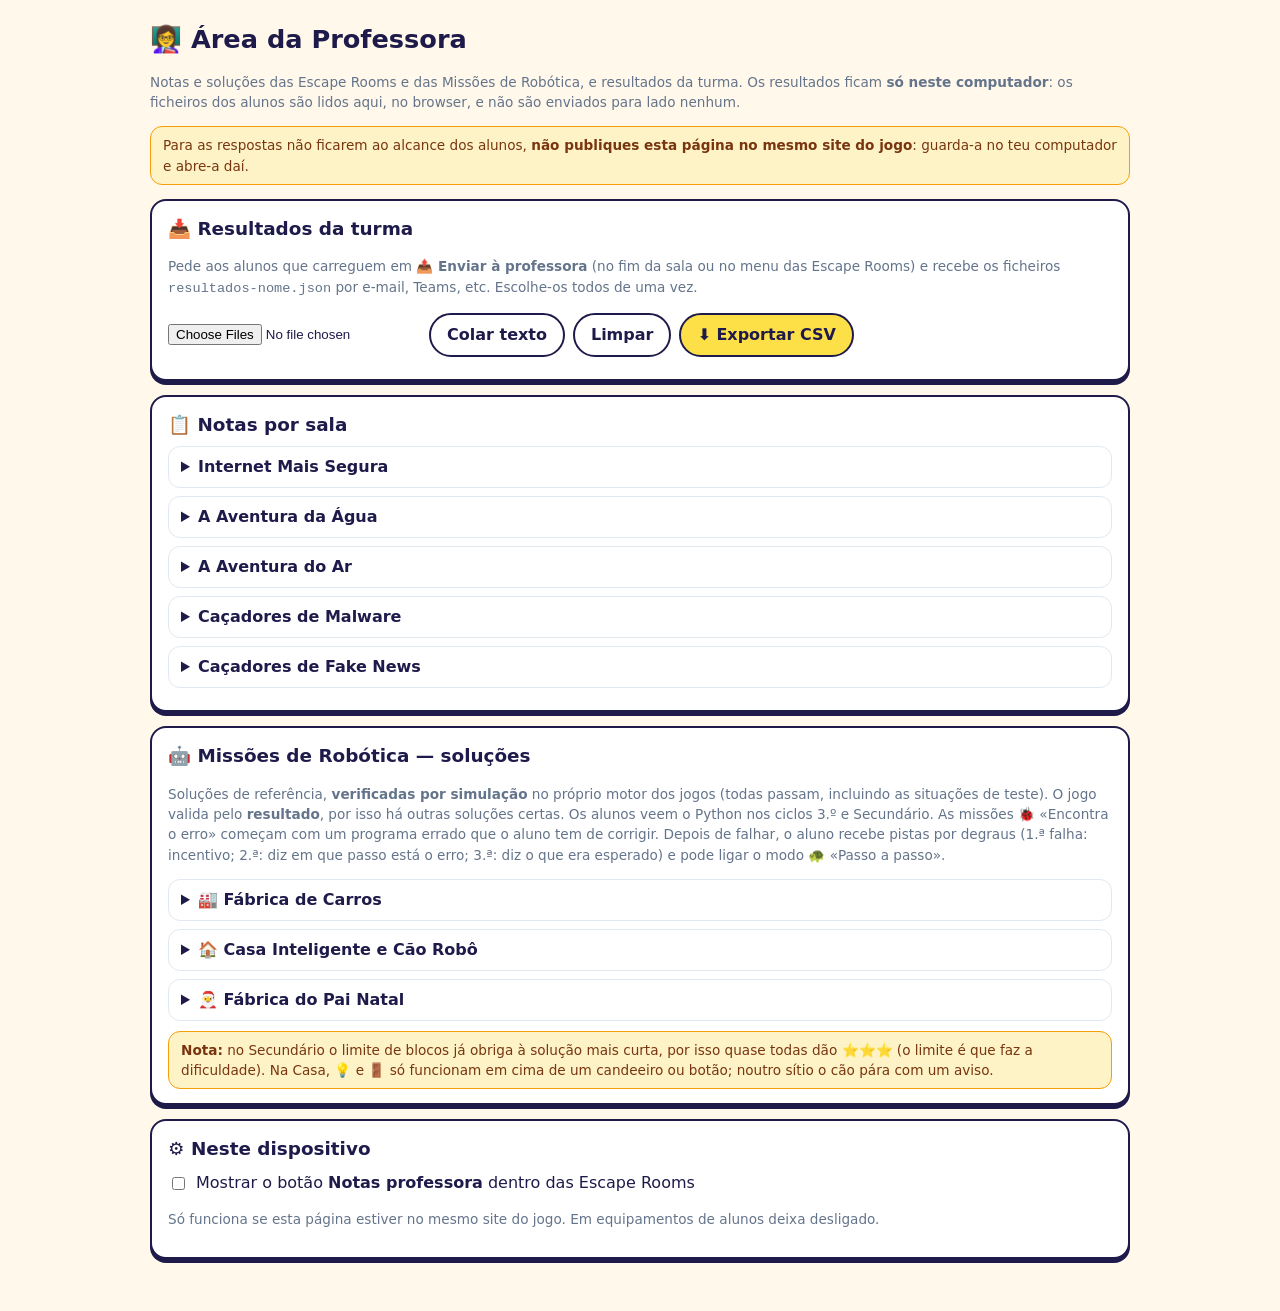
<file: Hora_do_Codigo_v6/professora.html>
<!doctype html>
<html lang="pt-PT"><head><meta charset="utf-8"><meta name="viewport" content="width=device-width,initial-scale=1">
<meta name="robots" content="noindex,nofollow"><title>Área da Professora · VanBerto's</title>
<style>
:root{--ink:#1e1b4b;--muted:#64748b;--bg:#fff8eb;--card:#fff;--line:#e2e8f0;--acc:#6366f1;--ok:#16a34a;--warn:#d97706;--bad:#dc2626}
@media(prefers-color-scheme:dark){:root{--ink:#e2e8f0;--muted:#94a3b8;--bg:#0f172a;--card:#1e293b;--line:#334155;--acc:#818cf8}}
*{box-sizing:border-box}body{margin:0;background:var(--bg);color:var(--ink);font-family:"Nunito","Segoe UI",system-ui,sans-serif;line-height:1.5;padding:max(14px,env(safe-area-inset-top)) 14px 40px}
main{max-width:980px;margin:0 auto}h1{font-size:1.6rem;margin:6px 0}h2{font-size:1.15rem;margin:0 0 8px}
.card{background:var(--card);border:2px solid var(--ink);border-radius:16px;padding:14px 16px;margin:14px 0;box-shadow:0 4px 0 var(--ink)}
.muted{color:var(--muted);font-size:.85rem}.btn{font:inherit;font-weight:800;border:2px solid var(--ink);background:#fde047;color:#1e1b4b;border-radius:999px;padding:8px 16px;cursor:pointer}
.btn.sec{background:var(--card);color:var(--ink)}.row{display:flex;flex-wrap:wrap;gap:8px;align-items:center}
.scroll{overflow-x:auto}table{border-collapse:collapse;width:100%;font-size:.88rem}th,td{border-bottom:1px solid var(--line);padding:7px 9px;text-align:left;white-space:nowrap}th{font-size:.78rem;text-transform:uppercase;letter-spacing:.04em;color:var(--muted)}
.ok{color:var(--ok);font-weight:800}.warn{color:var(--warn);font-weight:800}.bad{color:var(--bad);font-weight:800}
details{border:1px solid var(--line);border-radius:12px;padding:8px 12px;margin:8px 0}summary{cursor:pointer;font-weight:800}
textarea{width:100%;min-height:70px;border-radius:10px;border:2px solid var(--line);background:var(--card);color:var(--ink);padding:8px;font:inherit}
.alert{background:#fef3c7;color:#78350f;border:1px solid #f59e0b;border-radius:12px;padding:8px 12px;font-size:.85rem}
.sol{display:grid;grid-template-columns:repeat(auto-fit,minmax(230px,1fr));gap:10px;margin-top:8px}pre{margin:4px 0;padding:8px 10px;background:var(--bg);border:1px solid var(--line);border-radius:10px;font:600 .82rem/1.45 ui-monospace,Consolas,monospace;overflow-x:auto;white-space:pre}h3{margin:0}</style></head><body><main>
<h1>👩‍🏫 Área da Professora</h1>
<p class="muted">Notas e soluções das Escape Rooms e das Missões de Robótica, e resultados da turma. Os resultados ficam <b>só neste computador</b>: os ficheiros dos alunos são lidos aqui, no browser, e não são enviados para lado nenhum.</p>
<div class="alert">Para as respostas não ficarem ao alcance dos alunos, <b>não publiques esta página no mesmo site do jogo</b>: guarda-a no teu computador e abre-a daí.</div>

<section class="card"><h2>📥 Resultados da turma</h2>
<p class="muted">Pede aos alunos que carreguem em <b>📤 Enviar à professora</b> (no fim da sala ou no menu das Escape Rooms) e recebe os ficheiros <code>resultados-nome.json</code> por e-mail, Teams, etc. Escolhe-os todos de uma vez.</p>
<div class="row"><input type="file" id="files" accept=".json,application/json" multiple>
<button class="btn sec" id="paste-toggle">Colar texto</button><button class="btn sec" id="clear">Limpar</button><button class="btn" id="csv" disabled>⬇️ Exportar CSV</button></div>
<div id="paste" hidden style="margin-top:8px"><textarea id="paste-ta" placeholder='Cola aqui o conteúdo de um ficheiro de resultados'></textarea><button class="btn sec" id="paste-add" style="margin-top:6px">Adicionar</button></div>
<div id="msg" class="muted" style="margin-top:8px"></div>
<div id="dash"></div></section>

<section class="card"><h2>📋 Notas por sala</h2><div id="notes"></div></section>

<section class="card" id="robotica"><h2>🤖 Missões de Robótica — soluções</h2>
<p class="muted">Soluções de referência, <b>verificadas por simulação</b> no próprio motor dos jogos (todas passam, incluindo as situações de teste). O jogo valida pelo <b>resultado</b>, por isso há outras soluções certas. Os alunos veem o Python nos ciclos 3.º e Secundário. As missões 🐞 «Encontra o erro» começam com um programa errado que o aluno tem de corrigir. Depois de falhar, o aluno recebe pistas por degraus (1.ª falha: incentivo; 2.ª: diz em que passo está o erro; 3.ª: diz o que era esperado) e pode ligar o modo 🐢 «Passo a passo».</p><details id="rob-fabrica"><summary>🏭 Fábrica de Carros</summary><div style="margin-top:8px"><h3 style="margin:12px 0 4px;font-size:1rem">1.º Ciclo</h3><details><summary>Missão 1 — <span style="font-weight:600">Solda o carro e entrega-o.</span></summary><div class="sol"><div><b>Blocos</b><pre>🔥 soldar
📦 entregar</pre></div><div><b>Python</b><pre>soldar()
entregar()</pre></div></div><p class="muted">2 blocos (conta sem o «fim»). ⭐⭐⭐ com 2 ou menos; ⭐⭐ até 3.</p></details><details><summary>Missão 2 — <span style="font-weight:600">Solda, pinta de vermelho e entrega.</span></summary><div class="sol"><div><b>Blocos</b><pre>🔥 soldar
🎨 pintar vermelho
📦 entregar</pre></div><div><b>Python</b><pre>soldar()
pintar("vermelho")
entregar()</pre></div></div><p class="muted">3 blocos (conta sem o «fim»). ⭐⭐⭐ com 3 ou menos; ⭐⭐ até 4.</p></details><details><summary>Missão 3 — <span style="font-weight:600">Solda, pinta de azul e entrega.</span></summary><div class="sol"><div><b>Blocos</b><pre>🔥 soldar
🎨 pintar azul
📦 entregar</pre></div><div><b>Python</b><pre>soldar()
pintar("azul")
entregar()</pre></div></div><p class="muted">3 blocos (conta sem o «fim»). ⭐⭐⭐ com 3 ou menos; ⭐⭐ até 4.</p></details><details><summary>Missão 4 — <span style="font-weight:600">Solda e pinta o carro da cor que quiseres. Depois entrega!</span></summary><div class="sol"><div><b>Blocos</b><pre>🔥 soldar
🎨 pintar verde
📦 entregar</pre></div><div><b>Python</b><pre>soldar()
pintar("verde")
entregar()</pre></div></div><p class="muted">3 blocos (conta sem o «fim»). ⭐⭐⭐ com 3 ou menos; ⭐⭐ até 4. Cor livre: qualquer cor serve.</p></details><details><summary>Missão 5 — <span style="font-weight:600">Faz o carro: solda, pinta de vermelho, monta o motor e entrega.</span></summary><div class="sol"><div><b>Blocos</b><pre>🔥 soldar
🎨 pintar vermelho
🔧 montar o motor
📦 entregar</pre></div><div><b>Python</b><pre>soldar()
pintar("vermelho")
montar_motor()
entregar()</pre></div></div><p class="muted">4 blocos (conta sem o «fim»). ⭐⭐⭐ com 4 ou menos; ⭐⭐ até 5.</p></details><details><summary>Missão 6 — <span style="font-weight:600">Faz um carro verde com motor: solda, pinta de verde, monta o motor e entrega.</span></summary><div class="sol"><div><b>Blocos</b><pre>🔥 soldar
🎨 pintar verde
🔧 montar o motor
📦 entregar</pre></div><div><b>Python</b><pre>soldar()
pintar("verde")
montar_motor()
entregar()</pre></div></div><p class="muted">4 blocos (conta sem o «fim»). ⭐⭐⭐ com 4 ou menos; ⭐⭐ até 5.</p></details><details><summary>Missão 7 — <span style="font-weight:600">Solda, pinta de amarelo e entrega.</span></summary><div class="sol"><div><b>Blocos</b><pre>🔥 soldar
🎨 pintar amarelo
📦 entregar</pre></div><div><b>Python</b><pre>soldar()
pintar("amarelo")
entregar()</pre></div></div><p class="muted">3 blocos (conta sem o «fim»). ⭐⭐⭐ com 3 ou menos; ⭐⭐ até 4.</p></details><details><summary>Missão 8 — <span style="font-weight:600">Solda, monta o motor e entrega (sem pintar).</span></summary><div class="sol"><div><b>Blocos</b><pre>🔥 soldar
🔧 montar o motor
📦 entregar</pre></div><div><b>Python</b><pre>soldar()
montar_motor()
entregar()</pre></div></div><p class="muted">3 blocos (conta sem o «fim»). ⭐⭐⭐ com 3 ou menos; ⭐⭐ até 4.</p></details><h3 style="margin:12px 0 4px;font-size:1rem">2.º Ciclo</h3><details><summary>Missão 1 — <span style="font-weight:600">Solda 3 vezes, pinta de vermelho e entrega. Dica: usa o repetir!</span></summary><div class="sol"><div><b>Blocos</b><pre>🔁 repetir 3×
  🔥 soldar
🎨 pintar vermelho
📦 entregar</pre></div><div><b>Python</b><pre>for i in range(3):
    soldar()
pintar("vermelho")
entregar()</pre></div></div><p class="muted">4 blocos (conta sem o «fim»). ⭐⭐⭐ com 4 ou menos; ⭐⭐ até 5.</p></details><details><summary>Missão 2 — <span style="font-weight:600">Solda 4 vezes, pinta de azul e entrega.</span></summary><div class="sol"><div><b>Blocos</b><pre>🔁 repetir 4×
  🔥 soldar
🎨 pintar azul
📦 entregar</pre></div><div><b>Python</b><pre>for i in range(4):
    soldar()
pintar("azul")
entregar()</pre></div></div><p class="muted">4 blocos (conta sem o «fim»). ⭐⭐⭐ com 4 ou menos; ⭐⭐ até 5.</p></details><details><summary>Missão 3 — <span style="font-weight:600">Solda 2 vezes, pinta de vermelho, solda mais 2 vezes e entrega.</span></summary><div class="sol"><div><b>Blocos</b><pre>🔁 repetir 2×
  🔥 soldar
🎨 pintar vermelho
🔁 repetir 2×
  🔥 soldar
📦 entregar</pre></div><div><b>Python</b><pre>for i in range(2):
    soldar()
pintar("vermelho")
for i in range(2):
    soldar()
entregar()</pre></div></div><p class="muted">6 blocos (conta sem o «fim»). ⭐⭐⭐ com 6 ou menos; ⭐⭐ até 8.</p></details><details><summary>Missão 4 — <span style="font-weight:600">Solda 3 vezes, pinta da cor que quiseres e entrega.</span></summary><div class="sol"><div><b>Blocos</b><pre>🔁 repetir 3×
  🔥 soldar
🎨 pintar amarelo
📦 entregar</pre></div><div><b>Python</b><pre>for i in range(3):
    soldar()
pintar("amarelo")
entregar()</pre></div></div><p class="muted">4 blocos (conta sem o «fim»). ⭐⭐⭐ com 4 ou menos; ⭐⭐ até 5. Cor livre: qualquer cor serve.</p></details><details><summary>Missão 5 — <span style="font-weight:600">Carro completo! Solda, pinta de vermelho, monta o motor, monta as 4 rodas (usa o repetir!) e entrega.</span></summary><div class="sol"><div><b>Blocos</b><pre>🔥 soldar
🎨 pintar vermelho
🔧 montar o motor
🔁 repetir 4×
  🛞 montar uma roda
📦 entregar</pre></div><div><b>Python</b><pre>soldar()
pintar("vermelho")
montar_motor()
for i in range(4):
    montar_roda()
entregar()</pre></div></div><p class="muted">6 blocos (conta sem o «fim»). ⭐⭐⭐ com 6 ou menos; ⭐⭐ até 8.</p></details><details><summary>Missão 6 — <span style="font-weight:600">Carro amarelo completo: solda 2 vezes, pinta de amarelo, monta o motor, monta as 4 rodas e entrega.</span></summary><div class="sol"><div><b>Blocos</b><pre>🔁 repetir 2×
  🔥 soldar
🎨 pintar amarelo
🔧 montar o motor
🔁 repetir 4×
  🛞 montar uma roda
📦 entregar</pre></div><div><b>Python</b><pre>for i in range(2):
    soldar()
pintar("amarelo")
montar_motor()
for i in range(4):
    montar_roda()
entregar()</pre></div></div><p class="muted">7 blocos (conta sem o «fim»). ⭐⭐⭐ com 7 ou menos; ⭐⭐ até 9.</p></details><details><summary>Missão 7 — <span style="font-weight:600">🐞 Encontra o erro! Era para soldar 3 vezes, pintar de vermelho e entregar, mas o programa tem um erro. Corrige-o!</span></summary><div class="sol"><div><b>Blocos</b><pre>🔁 repetir 3×
  🔥 soldar
🎨 pintar vermelho
📦 entregar</pre></div><div><b>Python</b><pre>for i in range(3):
    soldar()
pintar("vermelho")
entregar()</pre></div></div><p class="muted">4 blocos (conta sem o «fim»). ⭐⭐⭐ com 4 ou menos; ⭐⭐ até 5.</p></details><details><summary>Missão 8 — <span style="font-weight:600">Solda 2 vezes, pinta de verde, monta as 4 rodas e entrega.</span></summary><div class="sol"><div><b>Blocos</b><pre>🔁 repetir 2×
  🔥 soldar
🎨 pintar verde
🔁 repetir 4×
  🛞 montar uma roda
📦 entregar</pre></div><div><b>Python</b><pre>for i in range(2):
    soldar()
pintar("verde")
for i in range(4):
    montar_roda()
entregar()</pre></div></div><p class="muted">6 blocos (conta sem o «fim»). ⭐⭐⭐ com 6 ou menos; ⭐⭐ até 8.</p></details><details><summary>Missão 9 — <span style="font-weight:600">🐞 Encontra o erro! Era para montar as 4 rodas, mas o programa só monta 3. Corrige-o!</span></summary><div class="sol"><div><b>Blocos</b><pre>🔥 soldar
🎨 pintar vermelho
🔧 montar o motor
🔁 repetir 4×
  🛞 montar uma roda
📦 entregar</pre></div><div><b>Python</b><pre>soldar()
pintar("vermelho")
montar_motor()
for i in range(4):
    montar_roda()
entregar()</pre></div></div><p class="muted">6 blocos (conta sem o «fim»). ⭐⭐⭐ com 6 ou menos; ⭐⭐ até 8.</p></details><h3 style="margin:12px 0 4px;font-size:1rem">3.º Ciclo</h3><details><summary>Missão 1 — <span style="font-weight:600">Solda 5 vezes, pinta de azul e entrega.</span></summary><div class="sol"><div><b>Blocos</b><pre>🔁 repetir 5×
  🔥 soldar
🎨 pintar azul
📦 entregar</pre></div><div><b>Python</b><pre>for i in range(5):
    soldar()
pintar("azul")
entregar()</pre></div></div><p class="muted">4 blocos (conta sem o «fim»). ⭐⭐⭐ com 4 ou menos; ⭐⭐ até 5.</p></details><details><summary>Missão 2 — <span style="font-weight:600">Repete 3 vezes: soldar e pintar de vermelho. Depois entrega.</span></summary><div class="sol"><div><b>Blocos</b><pre>🔁 repetir 3×
  🔥 soldar
  🎨 pintar vermelho
📦 entregar</pre></div><div><b>Python</b><pre>for i in range(3):
    soldar()
    pintar("vermelho")
entregar()</pre></div></div><p class="muted">4 blocos (conta sem o «fim»). ⭐⭐⭐ com 4 ou menos; ⭐⭐ até 5.</p></details><details><summary>Missão 3 — <span style="font-weight:600">Solda 3 vezes, pinta de vermelho, solda 3 vezes, pinta de azul e entrega.</span></summary><div class="sol"><div><b>Blocos</b><pre>🔁 repetir 3×
  🔥 soldar
🎨 pintar vermelho
🔁 repetir 3×
  🔥 soldar
🎨 pintar azul
📦 entregar</pre></div><div><b>Python</b><pre>for i in range(3):
    soldar()
pintar("vermelho")
for i in range(3):
    soldar()
pintar("azul")
entregar()</pre></div></div><p class="muted">7 blocos (conta sem o «fim»). ⭐⭐⭐ com 7 ou menos; ⭐⭐ até 9.</p></details><details><summary>Missão 4 — <span style="font-weight:600">Carro azul completo: solda 2 vezes, pinta de azul, monta o motor, monta as 4 rodas e entrega.</span></summary><div class="sol"><div><b>Blocos</b><pre>🔁 repetir 2×
  🔥 soldar
🎨 pintar azul
🔧 montar o motor
🔁 repetir 4×
  🛞 montar uma roda
📦 entregar</pre></div><div><b>Python</b><pre>for i in range(2):
    soldar()
pintar("azul")
montar_motor()
for i in range(4):
    montar_roda()
entregar()</pre></div></div><p class="muted">7 blocos (conta sem o «fim»). ⭐⭐⭐ com 7 ou menos; ⭐⭐ até 9.</p></details><details><summary>Missão 5 — <span style="font-weight:600">Repete 3 vezes: soldar e pintar de verde. Depois monta o motor, as 4 rodas e entrega.</span></summary><div class="sol"><div><b>Blocos</b><pre>🔁 repetir 3×
  🔥 soldar
  🎨 pintar verde
🔧 montar o motor
🔁 repetir 4×
  🛞 montar uma roda
📦 entregar</pre></div><div><b>Python</b><pre>for i in range(3):
    soldar()
    pintar("verde")
montar_motor()
for i in range(4):
    montar_roda()
entregar()</pre></div></div><p class="muted">7 blocos (conta sem o «fim»). ⭐⭐⭐ com 7 ou menos; ⭐⭐ até 9.</p></details><details><summary>Missão 6 — <span style="font-weight:600">Repete 4 vezes: soldar e pintar de amarelo. Depois monta o motor e entrega.</span></summary><div class="sol"><div><b>Blocos</b><pre>🔁 repetir 4×
  🔥 soldar
  🎨 pintar amarelo
🔧 montar o motor
📦 entregar</pre></div><div><b>Python</b><pre>for i in range(4):
    soldar()
    pintar("amarelo")
montar_motor()
entregar()</pre></div></div><p class="muted">5 blocos (conta sem o «fim»). ⭐⭐⭐ com 5 ou menos; ⭐⭐ até 7.</p></details><details><summary>Missão 7 — <span style="font-weight:600">Carro completo: solda 3 vezes, pinta de azul, monta o motor, as 4 rodas e entrega.</span></summary><div class="sol"><div><b>Blocos</b><pre>🔁 repetir 3×
  🔥 soldar
🎨 pintar azul
🔧 montar o motor
🔁 repetir 4×
  🛞 montar uma roda
📦 entregar</pre></div><div><b>Python</b><pre>for i in range(3):
    soldar()
pintar("azul")
montar_motor()
for i in range(4):
    montar_roda()
entregar()</pre></div></div><p class="muted">7 blocos (conta sem o «fim»). ⭐⭐⭐ com 7 ou menos; ⭐⭐ até 9.</p></details><h3 style="margin:12px 0 4px;font-size:1rem">Secundário</h3><details><summary>Missão 1 — <span style="font-weight:600">Repete 2 vezes: soldar, soldar e pintar de vermelho. Depois entrega.</span></summary><div class="sol"><div><b>Blocos</b><pre>🔁 repetir 2×
  🔥 soldar
  🔥 soldar
  🎨 pintar vermelho
📦 entregar</pre></div><div><b>Python</b><pre>for i in range(2):
    soldar()
    soldar()
    pintar("vermelho")
entregar()</pre></div></div><p class="muted">5 blocos (conta sem o «fim»). ⭐⭐⭐ com 5 ou menos; ⭐⭐ até 7. Limite da missão: <b>5</b> blocos.</p></details><details><summary>Missão 2 — <span style="font-weight:600">Solda 12 vezes e entrega. Dica: repetir dentro de repetir!</span></summary><div class="sol"><div><b>Blocos</b><pre>🔁 repetir 3×
  🔁 repetir 4×
    🔥 soldar
📦 entregar</pre></div><div><b>Python</b><pre>for i in range(3):
    for i in range(4):
        soldar()
entregar()</pre></div></div><p class="muted">4 blocos (conta sem o «fim»). ⭐⭐⭐ com 4 ou menos; ⭐⭐ até 5. Limite da missão: <b>4</b> blocos.</p></details><details><summary>Missão 3 — <span style="font-weight:600">Repete 2 vezes: soldar 4 vezes e pintar de vermelho. Depois entrega.</span></summary><div class="sol"><div><b>Blocos</b><pre>🔁 repetir 2×
  🔁 repetir 4×
    🔥 soldar
  🎨 pintar vermelho
📦 entregar</pre></div><div><b>Python</b><pre>for i in range(2):
    for i in range(4):
        soldar()
    pintar("vermelho")
entregar()</pre></div></div><p class="muted">5 blocos (conta sem o «fim»). ⭐⭐⭐ com 5 ou menos; ⭐⭐ até 7. Limite da missão: <b>5</b> blocos.</p></details><details><summary>Missão 4 — <span style="font-weight:600">Cada carro chega com um número diferente de peças por soldar. Usa «enquanto» para soldar todas, pinta de vermelho e entrega.</span></summary><div class="sol"><div><b>Blocos</b><pre>🔄 enquanto faltar soldar
  🔥 soldar
🎨 pintar vermelho
📦 entregar</pre></div><div><b>Python</b><pre>while faltam_pecas():
    soldar()
pintar("vermelho")
entregar()</pre></div></div><p class="muted">4 blocos (conta sem o «fim»). ⭐⭐⭐ com 4 ou menos; ⭐⭐ até 5. Limite da missão: <b>4</b> blocos. O jogo testa várias situações (3): a solução tem de servir para todas.</p></details><details><summary>Missão 5 — <span style="font-weight:600">A encomenda pode ser azul ou vermelha. Solda 1 vez, pinta da cor da encomenda (usa «se» e «senão») e entrega.</span></summary><div class="sol"><div><b>Blocos</b><pre>🔥 soldar
🔀 se encomenda azul
  🎨 pintar azul
↔ senão
  🎨 pintar vermelho
📦 entregar</pre></div><div><b>Python</b><pre>soldar()
if encomenda == "azul":
    pintar("azul")
else:
    pintar("vermelho")
entregar()</pre></div></div><p class="muted">6 blocos (conta sem o «fim»). ⭐⭐⭐ com 6 ou menos; ⭐⭐ até 8. Limite da missão: <b>7</b> blocos. O jogo testa várias situações (2): a solução tem de servir para todas.</p></details><details><summary>Missão 6 — <span style="font-weight:600">Cada carro chega com peças por soldar. Solda todas (usa «enquanto»), pinta de azul, monta o motor, as 4 rodas e entrega.</span></summary><div class="sol"><div><b>Blocos</b><pre>🔄 enquanto faltar soldar
  🔥 soldar
🎨 pintar azul
🔧 montar o motor
🔁 repetir 4×
  🛞 montar uma roda
📦 entregar</pre></div><div><b>Python</b><pre>while faltam_pecas():
    soldar()
pintar("azul")
montar_motor()
for i in range(4):
    montar_roda()
entregar()</pre></div></div><p class="muted">7 blocos (conta sem o «fim»). ⭐⭐⭐ com 7 ou menos; ⭐⭐ até 9. Limite da missão: <b>8</b> blocos. O jogo testa várias situações (3): a solução tem de servir para todas.</p></details><details><summary>Missão 7 — <span style="font-weight:600">A encomenda pode ser azul ou vermelha. Solda 1 vez, pinta da cor da encomenda, monta o motor, as 4 rodas e entrega.</span></summary><div class="sol"><div><b>Blocos</b><pre>🔥 soldar
🔀 se encomenda azul
  🎨 pintar azul
↔ senão
  🎨 pintar vermelho
🔧 montar o motor
🔁 repetir 4×
  🛞 montar uma roda
📦 entregar</pre></div><div><b>Python</b><pre>soldar()
if encomenda == "azul":
    pintar("azul")
else:
    pintar("vermelho")
montar_motor()
for i in range(4):
    montar_roda()
entregar()</pre></div></div><p class="muted">9 blocos (conta sem o «fim»). ⭐⭐⭐ com 9 ou menos; ⭐⭐ até 12. Limite da missão: <b>10</b> blocos. O jogo testa várias situações (2): a solução tem de servir para todas.</p></details><details><summary>Missão 8 — <span style="font-weight:600">🔍 Controlo de qualidade! Solda, pinta de vermelho e, SE o carro tiver defeito, retoca a pintura. Depois entrega.</span></summary><div class="sol"><div><b>Blocos</b><pre>🔥 soldar
🎨 pintar vermelho
🔀 se houver defeito
  🔧 retocar a pintura
📦 entregar</pre></div><div><b>Python</b><pre>soldar()
pintar("vermelho")
if tem_defeito():
    retocar()
entregar()</pre></div></div><p class="muted">5 blocos (conta sem o «fim»). ⭐⭐⭐ com 5 ou menos; ⭐⭐ até 7. Limite da missão: <b>6</b> blocos. O jogo testa várias situações (2): a solução tem de servir para todas.</p></details><details><summary>Missão 9 — <span style="font-weight:600">A encomenda pode ser azul ou vermelha. Solda 1 vez; se for azul, pinta de azul e monta o motor; senão, pinta de vermelho. Entrega no fim.</span></summary><div class="sol"><div><b>Blocos</b><pre>🔥 soldar
🔀 se encomenda azul
  🎨 pintar azul
  🔧 montar o motor
↔ senão
  🎨 pintar vermelho
📦 entregar</pre></div><div><b>Python</b><pre>soldar()
if encomenda == "azul":
    pintar("azul")
    montar_motor()
else:
    pintar("vermelho")
entregar()</pre></div></div><p class="muted">7 blocos (conta sem o «fim»). ⭐⭐⭐ com 7 ou menos; ⭐⭐ até 9. Limite da missão: <b>8</b> blocos. O jogo testa várias situações (2): a solução tem de servir para todas.</p></details><details><summary>Missão 10 — <span style="font-weight:600">Controlo de qualidade e encomenda! Solda, pinta da cor da encomenda, SE o carro tiver defeito retoca, monta o motor e entrega.</span></summary><div class="sol"><div><b>Blocos</b><pre>🔥 soldar
🔀 se encomenda azul
  🎨 pintar azul
↔ senão
  🎨 pintar vermelho
🔀 se houver defeito
  🔧 retocar a pintura
🔧 montar o motor
📦 entregar</pre></div><div><b>Python</b><pre>soldar()
if encomenda == "azul":
    pintar("azul")
else:
    pintar("vermelho")
if tem_defeito():
    retocar()
montar_motor()
entregar()</pre></div></div><p class="muted">9 blocos (conta sem o «fim»). ⭐⭐⭐ com 9 ou menos; ⭐⭐ até 12. Limite da missão: <b>10</b> blocos. O jogo testa várias situações (3): a solução tem de servir para todas.</p></details></div></details><details id="rob-casa"><summary>🏠 Casa Inteligente e Cão Robô</summary><div style="margin-top:8px"><h3 style="margin:12px 0 4px;font-size:1rem">1.º Ciclo</h3><details><summary>Missão 1 — <span style="font-weight:600">Leva o cão até à tigela 🦴.</span></summary><div class="sol"><div><b>Blocos</b><pre>🐕 andar
🐕 andar
🐕 andar</pre></div><div><b>Python</b><pre>andar()
andar()
andar()</pre></div></div><p class="muted">3 blocos (conta sem o «fim»). ⭐⭐⭐ com 3 ou menos; ⭐⭐ até 4.</p></details><details><summary>Missão 2 — <span style="font-weight:600">Leva o cão até à tigela. Atenção às curvas!</span></summary><div class="sol"><div><b>Blocos</b><pre>🐕 andar
🐕 andar
↻ virar à direita
🐕 andar
🐕 andar</pre></div><div><b>Python</b><pre>andar()
andar()
virar_direita()
andar()
andar()</pre></div></div><p class="muted">5 blocos (conta sem o «fim»). ⭐⭐⭐ com 5 ou menos; ⭐⭐ até 7.</p></details><details><summary>Missão 3 — <span style="font-weight:600">Acende o candeeiro 💡 e depois vai até à tigela.</span></summary><div class="sol"><div><b>Blocos</b><pre>🐕 andar
🐕 andar
💡 luz
↻ virar à direita
🐕 andar
🐕 andar</pre></div><div><b>Python</b><pre>andar()
andar()
luz()
virar_direita()
andar()
andar()</pre></div></div><p class="muted">6 blocos (conta sem o «fim»). ⭐⭐⭐ com 6 ou menos; ⭐⭐ até 8.</p></details><details><summary>Missão 4 — <span style="font-weight:600">🐞 Encontra o erro! Era para levar o cão à tigela, mas o programa tem um erro. Corrige-o!</span></summary><div class="sol"><div><b>Blocos</b><pre>🐕 andar
🐕 andar
🐕 andar</pre></div><div><b>Python</b><pre>andar()
andar()
andar()</pre></div></div><p class="muted">3 blocos (conta sem o «fim»). ⭐⭐⭐ com 3 ou menos; ⭐⭐ até 4.</p></details><details><summary>Missão 5 — <span style="font-weight:600">Há um sofá no caminho! Contorna-o e leva o cão até à tigela.</span></summary><div class="sol"><div><b>Blocos</b><pre>↺ virar à esquerda
🐕 andar
↻ virar à direita
🐕 andar
🐕 andar
↻ virar à direita
🐕 andar</pre></div><div><b>Python</b><pre>virar_esquerda()
andar()
virar_direita()
andar()
andar()
virar_direita()
andar()</pre></div></div><p class="muted">7 blocos (conta sem o «fim»). ⭐⭐⭐ com 7 ou menos; ⭐⭐ até 9.</p></details><details><summary>Missão 6 — <span style="font-weight:600">Acende os 2 candeeiros e termina na tigela.</span></summary><div class="sol"><div><b>Blocos</b><pre>🐕 andar
💡 luz
🐕 andar
🐕 andar
💡 luz</pre></div><div><b>Python</b><pre>andar()
luz()
andar()
andar()
luz()</pre></div></div><p class="muted">5 blocos (conta sem o «fim»). ⭐⭐⭐ com 5 ou menos; ⭐⭐ até 7.</p></details><details><summary>Missão 7 — <span style="font-weight:600">O cão começa virado para baixo! Acende o candeeiro e vai até à tigela.</span></summary><div class="sol"><div><b>Blocos</b><pre>🐕 andar
💡 luz
↺ virar à esquerda
🐕 andar
🐕 andar</pre></div><div><b>Python</b><pre>andar()
luz()
virar_esquerda()
andar()
andar()</pre></div></div><p class="muted">5 blocos (conta sem o «fim»). ⭐⭐⭐ com 5 ou menos; ⭐⭐ até 7.</p></details><details><summary>Missão 8 — <span style="font-weight:600">Leva o cão até ao canto de baixo à direita. Cuidado com as curvas!</span></summary><div class="sol"><div><b>Blocos</b><pre>🐕 andar
🐕 andar
🐕 andar
↻ virar à direita
🐕 andar
🐕 andar
🐕 andar</pre></div><div><b>Python</b><pre>andar()
andar()
andar()
virar_direita()
andar()
andar()
andar()</pre></div></div><p class="muted">7 blocos (conta sem o «fim»). ⭐⭐⭐ com 7 ou menos; ⭐⭐ até 9.</p></details><h3 style="margin:12px 0 4px;font-size:1rem">2.º Ciclo</h3><details><summary>Missão 1 — <span style="font-weight:600">Leva o cão até à tigela. Dica: usa o repetir!</span></summary><div class="sol"><div><b>Blocos</b><pre>🔁 repetir 5×
  🐕 andar</pre></div><div><b>Python</b><pre>for i in range(5):
    andar()</pre></div></div><p class="muted">2 blocos (conta sem o «fim»). ⭐⭐⭐ com 2 ou menos; ⭐⭐ até 3.</p></details><details><summary>Missão 2 — <span style="font-weight:600">Acende o candeeiro e continua até à tigela.</span></summary><div class="sol"><div><b>Blocos</b><pre>🐕 andar
🐕 andar
💡 luz
🔁 repetir 3×
  🐕 andar</pre></div><div><b>Python</b><pre>andar()
andar()
luz()
for i in range(3):
    andar()</pre></div></div><p class="muted">5 blocos (conta sem o «fim»). ⭐⭐⭐ com 5 ou menos; ⭐⭐ até 7.</p></details><details><summary>Missão 3 — <span style="font-weight:600">Faz uma escada: repete andar, virar à direita, andar e virar à esquerda.</span></summary><div class="sol"><div><b>Blocos</b><pre>🔁 repetir 3×
  🐕 andar
  ↻ virar à direita
  🐕 andar
  ↺ virar à esquerda</pre></div><div><b>Python</b><pre>for i in range(3):
    andar()
    virar_direita()
    andar()
    virar_esquerda()</pre></div></div><p class="muted">5 blocos (conta sem o «fim»). ⭐⭐⭐ com 5 ou menos; ⭐⭐ até 7.</p></details><details><summary>Missão 4 — <span style="font-weight:600">Vai até ao canto da sala e depois desce até à tigela. Usa o repetir duas vezes!</span></summary><div class="sol"><div><b>Blocos</b><pre>🔁 repetir 5×
  🐕 andar
↻ virar à direita
🔁 repetir 3×
  🐕 andar</pre></div><div><b>Python</b><pre>for i in range(5):
    andar()
virar_direita()
for i in range(3):
    andar()</pre></div></div><p class="muted">5 blocos (conta sem o «fim»). ⭐⭐⭐ com 5 ou menos; ⭐⭐ até 7.</p></details><details><summary>Missão 5 — <span style="font-weight:600">Há uma parede à frente do cão! Contorna-a fazendo um U: anda 3 passos, vira à direita, anda 2, vira à direita e anda 3.</span></summary><div class="sol"><div><b>Blocos</b><pre>🔁 repetir 3×
  🔁 repetir 3×
    🐕 andar
  ↻ virar à direita
🐕 andar</pre></div><div><b>Python</b><pre>for i in range(3):
    for i in range(3):
        andar()
    virar_direita()
andar()</pre></div></div><p class="muted">5 blocos (conta sem o «fim»). ⭐⭐⭐ com 5 ou menos; ⭐⭐ até 7.</p></details><details><summary>Missão 6 — <span style="font-weight:600">Acende os 2 candeeiros do corredor de cima e vai até à tigela.</span></summary><div class="sol"><div><b>Blocos</b><pre>🔁 repetir 2×
  🐕 andar
  🐕 andar
  💡 luz
🐕 andar</pre></div><div><b>Python</b><pre>for i in range(2):
    andar()
    andar()
    luz()
andar()</pre></div></div><p class="muted">5 blocos (conta sem o «fim»). ⭐⭐⭐ com 5 ou menos; ⭐⭐ até 7.</p></details><h3 style="margin:12px 0 4px;font-size:1rem">3.º Ciclo</h3><details><summary>Missão 1 — <span style="font-weight:600">Acende os 2 candeeiros e termina na tigela.</span></summary><div class="sol"><div><b>Blocos</b><pre>🔁 repetir 2×
  🐕 andar
  🐕 andar
  💡 luz</pre></div><div><b>Python</b><pre>for i in range(2):
    andar()
    andar()
    luz()</pre></div></div><p class="muted">4 blocos (conta sem o «fim»). ⭐⭐⭐ com 4 ou menos; ⭐⭐ até 5.</p></details><details><summary>Missão 2 — <span style="font-weight:600">A porta só abre quando o cão carrega no botão vermelho do chão. Chega à tigela!</span></summary><div class="sol"><div><b>Blocos</b><pre>🔁 repetir 3×
  🐕 andar
🚪 abrir porta
🔁 repetir 2×
  🐕 andar</pre></div><div><b>Python</b><pre>for i in range(3):
    andar()
abrir_porta()
for i in range(2):
    andar()</pre></div></div><p class="muted">5 blocos (conta sem o «fim»). ⭐⭐⭐ com 5 ou menos; ⭐⭐ até 7.</p></details><details><summary>Missão 3 — <span style="font-weight:600">Acende o candeeiro, abre a porta e chega à tigela.</span></summary><div class="sol"><div><b>Blocos</b><pre>🐕 andar
💡 luz
🔁 repetir 2×
  🐕 andar
🚪 abrir porta
🔁 repetir 2×
  🐕 andar</pre></div><div><b>Python</b><pre>andar()
luz()
for i in range(2):
    andar()
abrir_porta()
for i in range(2):
    andar()</pre></div></div><p class="muted">7 blocos (conta sem o «fim»). ⭐⭐⭐ com 7 ou menos; ⭐⭐ até 9.</p></details><details><summary>Missão 4 — <span style="font-weight:600">Duas portas seguidas! Cada porta tem o seu botão no chão. Chega à tigela.</span></summary><div class="sol"><div><b>Blocos</b><pre>🐕 andar
🔁 repetir 2×
  🚪 abrir porta
  🐕 andar
  🐕 andar</pre></div><div><b>Python</b><pre>andar()
for i in range(2):
    abrir_porta()
    andar()
    andar()</pre></div></div><p class="muted">5 blocos (conta sem o «fim»). ⭐⭐⭐ com 5 ou menos; ⭐⭐ até 7.</p></details><details><summary>Missão 5 — <span style="font-weight:600">Abre a porta com o botão, acende o candeeiro que está depois dela e vai até à tigela.</span></summary><div class="sol"><div><b>Blocos</b><pre>🐕 andar
🚪 abrir porta
🔁 repetir 3×
  🐕 andar
💡 luz
🐕 andar</pre></div><div><b>Python</b><pre>andar()
abrir_porta()
for i in range(3):
    andar()
luz()
andar()</pre></div></div><p class="muted">6 blocos (conta sem o «fim»). ⭐⭐⭐ com 6 ou menos; ⭐⭐ até 8.</p></details><details><summary>Missão 6 — <span style="font-weight:600">Corredor de baixo: o botão está a meio do caminho. Abre a porta e chega à tigela.</span></summary><div class="sol"><div><b>Blocos</b><pre>🔁 repetir 2×
  🐕 andar
🚪 abrir porta
🔁 repetir 3×
  🐕 andar</pre></div><div><b>Python</b><pre>for i in range(2):
    andar()
abrir_porta()
for i in range(3):
    andar()</pre></div></div><p class="muted">5 blocos (conta sem o «fim»). ⭐⭐⭐ com 5 ou menos; ⭐⭐ até 7.</p></details><h3 style="margin:12px 0 4px;font-size:1rem">Secundário</h3><details><summary>Missão 1 — <span style="font-weight:600">O cão pode começar em sítios diferentes. Faz com que chegue sempre à tigela, no fim da sala. Usa «enquanto».</span></summary><div class="sol"><div><b>Blocos</b><pre>🔄 enquanto caminho livre
  🐕 andar</pre></div><div><b>Python</b><pre>while caminho_livre():
    andar()</pre></div></div><p class="muted">2 blocos (conta sem o «fim»). ⭐⭐⭐ com 2 ou menos; ⭐⭐ até 3. Limite da missão: <b>3</b> blocos. O jogo testa várias situações (3): a solução tem de servir para todas.</p></details><details><summary>Missão 2 — <span style="font-weight:600">Acende os 3 candeeiros e termina na tigela.</span></summary><div class="sol"><div><b>Blocos</b><pre>🔁 repetir 5×
  🐕 andar
  🔀 se luz apagada aqui
    💡 luz</pre></div><div><b>Python</b><pre>for i in range(5):
    andar()
    if luz_apagada():
        luz()</pre></div></div><p class="muted">4 blocos (conta sem o «fim»). ⭐⭐⭐ com 4 ou menos; ⭐⭐ até 5. Limite da missão: <b>6</b> blocos.</p></details><details><summary>Missão 3 — <span style="font-weight:600">Alguns candeeiros já estão acesos! O botão 💡 liga e desliga. Garante que ficam todos acesos (usa «se»).</span></summary><div class="sol"><div><b>Blocos</b><pre>🔁 repetir 3×
  🐕 andar
  🔀 se luz apagada aqui
    💡 luz</pre></div><div><b>Python</b><pre>for i in range(3):
    andar()
    if luz_apagada():
        luz()</pre></div></div><p class="muted">4 blocos (conta sem o «fim»). ⭐⭐⭐ com 4 ou menos; ⭐⭐ até 5. Limite da missão: <b>4</b> blocos. O jogo testa várias situações (4): a solução tem de servir para todas.</p></details><details><summary>Missão 4 — <span style="font-weight:600">Percorre o corredor todo, sem saber que candeeiros estão acesos. Acende só os que estiverem apagados (usa «enquanto» e «se»).</span></summary><div class="sol"><div><b>Blocos</b><pre>🔄 enquanto caminho livre
  🐕 andar
  🔀 se luz apagada aqui
    💡 luz</pre></div><div><b>Python</b><pre>while caminho_livre():
    andar()
    if luz_apagada():
        luz()</pre></div></div><p class="muted">4 blocos (conta sem o «fim»). ⭐⭐⭐ com 4 ou menos; ⭐⭐ até 5. Limite da missão: <b>4</b> blocos. O jogo testa várias situações (4): a solução tem de servir para todas.</p></details><details><summary>Missão 5 — <span style="font-weight:600">Abre a porta e depois usa «enquanto» para chegares à parede do fundo.</span></summary><div class="sol"><div><b>Blocos</b><pre>🐕 andar
🚪 abrir porta
🔄 enquanto caminho livre
  🐕 andar</pre></div><div><b>Python</b><pre>andar()
abrir_porta()
while caminho_livre():
    andar()</pre></div></div><p class="muted">4 blocos (conta sem o «fim»). ⭐⭐⭐ com 4 ou menos; ⭐⭐ até 5. Limite da missão: <b>5</b> blocos.</p></details><details><summary>Missão 6 — <span style="font-weight:600">Porta e candeeiros! Abre a porta e acende só os candeeiros apagados até chegares à tigela.</span></summary><div class="sol"><div><b>Blocos</b><pre>🐕 andar
🚪 abrir porta
🔁 repetir 4×
  🐕 andar
  🔀 se luz apagada aqui
    💡 luz</pre></div><div><b>Python</b><pre>andar()
abrir_porta()
for i in range(4):
    andar()
    if luz_apagada():
        luz()</pre></div></div><p class="muted">6 blocos (conta sem o «fim»). ⭐⭐⭐ com 6 ou menos; ⭐⭐ até 8. Limite da missão: <b>7</b> blocos. O jogo testa várias situações (4): a solução tem de servir para todas.</p></details></div></details><details id="rob-natal"><summary>🎅 Fábrica do Pai Natal</summary><div style="margin-top:8px"><h3 style="margin:12px 0 4px;font-size:1rem">1.º Ciclo</h3><details><summary>Missão 1 — <span style="font-weight:600">Faz um brinquedo e põe-no no trenó.</span></summary><div class="sol"><div><b>Blocos</b><pre>🔨 fazer brinquedo
🛷 pôr no trenó</pre></div><div><b>Python</b><pre>fazer_brinquedo()
por_no_treno()</pre></div></div><p class="muted">2 blocos (conta sem o «fim»). ⭐⭐⭐ com 2 ou menos; ⭐⭐ até 3.</p></details><details><summary>Missão 2 — <span style="font-weight:600">Faz um brinquedo, embrulha-o em papel vermelho e põe-no no trenó.</span></summary><div class="sol"><div><b>Blocos</b><pre>🔨 fazer brinquedo
🎁 papel vermelho
🛷 pôr no trenó</pre></div><div><b>Python</b><pre>fazer_brinquedo()
embrulhar("vermelho")
por_no_treno()</pre></div></div><p class="muted">3 blocos (conta sem o «fim»). ⭐⭐⭐ com 3 ou menos; ⭐⭐ até 4.</p></details><details><summary>Missão 3 — <span style="font-weight:600">Faz um brinquedo, embrulha em papel verde, põe o laço e coloca no trenó.</span></summary><div class="sol"><div><b>Blocos</b><pre>🔨 fazer brinquedo
🎁 papel verde
🎀 pôr laço
🛷 pôr no trenó</pre></div><div><b>Python</b><pre>fazer_brinquedo()
embrulhar("verde")
por_laco()
por_no_treno()</pre></div></div><p class="muted">4 blocos (conta sem o «fim»). ⭐⭐⭐ com 4 ou menos; ⭐⭐ até 5.</p></details><details><summary>Missão 4 — <span style="font-weight:600">Faz um brinquedo, embrulha na cor que quiseres, põe laço e cartão e coloca no trenó.</span></summary><div class="sol"><div><b>Blocos</b><pre>🔨 fazer brinquedo
🎁 papel azul
🎀 pôr laço
✉️ pôr cartão
🛷 pôr no trenó</pre></div><div><b>Python</b><pre>fazer_brinquedo()
embrulhar("azul")
por_laco()
por_cartao()
por_no_treno()</pre></div></div><p class="muted">5 blocos (conta sem o «fim»). ⭐⭐⭐ com 5 ou menos; ⭐⭐ até 7. Cor livre: qualquer cor serve.</p></details><details><summary>Missão 5 — <span style="font-weight:600">Faz um brinquedo, embrulha em vermelho, põe o laço e coloca no trenó.</span></summary><div class="sol"><div><b>Blocos</b><pre>🔨 fazer brinquedo
🎁 papel vermelho
🎀 pôr laço
🛷 pôr no trenó</pre></div><div><b>Python</b><pre>fazer_brinquedo()
embrulhar("vermelho")
por_laco()
por_no_treno()</pre></div></div><p class="muted">4 blocos (conta sem o «fim»). ⭐⭐⭐ com 4 ou menos; ⭐⭐ até 5.</p></details><details><summary>Missão 6 — <span style="font-weight:600">Prenda azul completa: faz o brinquedo, embrulha em azul, põe o laço e o cartão e coloca no trenó.</span></summary><div class="sol"><div><b>Blocos</b><pre>🔨 fazer brinquedo
🎁 papel azul
🎀 pôr laço
✉️ pôr cartão
🛷 pôr no trenó</pre></div><div><b>Python</b><pre>fazer_brinquedo()
embrulhar("azul")
por_laco()
por_cartao()
por_no_treno()</pre></div></div><p class="muted">5 blocos (conta sem o «fim»). ⭐⭐⭐ com 5 ou menos; ⭐⭐ até 7.</p></details><details><summary>Missão 7 — <span style="font-weight:600">Faz um brinquedo, embrulha em amarelo, põe o cartão e coloca no trenó.</span></summary><div class="sol"><div><b>Blocos</b><pre>🔨 fazer brinquedo
🎁 papel amarelo
✉️ pôr cartão
🛷 pôr no trenó</pre></div><div><b>Python</b><pre>fazer_brinquedo()
embrulhar("amarelo")
por_cartao()
por_no_treno()</pre></div></div><p class="muted">4 blocos (conta sem o «fim»). ⭐⭐⭐ com 4 ou menos; ⭐⭐ até 5.</p></details><details><summary>Missão 8 — <span style="font-weight:600">Faz um brinquedo, põe o laço e o cartão (sem embrulho!) e coloca no trenó.</span></summary><div class="sol"><div><b>Blocos</b><pre>🔨 fazer brinquedo
🎀 pôr laço
✉️ pôr cartão
🛷 pôr no trenó</pre></div><div><b>Python</b><pre>fazer_brinquedo()
por_laco()
por_cartao()
por_no_treno()</pre></div></div><p class="muted">4 blocos (conta sem o «fim»). ⭐⭐⭐ com 4 ou menos; ⭐⭐ até 5.</p></details><h3 style="margin:12px 0 4px;font-size:1rem">2.º Ciclo</h3><details><summary>Missão 1 — <span style="font-weight:600">Faz 3 brinquedos, embrulha em vermelho e põe no trenó. Dica: usa o repetir!</span></summary><div class="sol"><div><b>Blocos</b><pre>🔁 repetir 3×
  🔨 fazer brinquedo
🎁 papel vermelho
🛷 pôr no trenó</pre></div><div><b>Python</b><pre>for i in range(3):
    fazer_brinquedo()
embrulhar("vermelho")
por_no_treno()</pre></div></div><p class="muted">4 blocos (conta sem o «fim»). ⭐⭐⭐ com 4 ou menos; ⭐⭐ até 5.</p></details><details><summary>Missão 2 — <span style="font-weight:600">Faz 4 brinquedos, embrulha em azul, põe o laço e coloca no trenó.</span></summary><div class="sol"><div><b>Blocos</b><pre>🔁 repetir 4×
  🔨 fazer brinquedo
🎁 papel azul
🎀 pôr laço
🛷 pôr no trenó</pre></div><div><b>Python</b><pre>for i in range(4):
    fazer_brinquedo()
embrulhar("azul")
por_laco()
por_no_treno()</pre></div></div><p class="muted">5 blocos (conta sem o «fim»). ⭐⭐⭐ com 5 ou menos; ⭐⭐ até 7.</p></details><details><summary>Missão 3 — <span style="font-weight:600">Faz 2 brinquedos, embrulha em vermelho, faz mais 2, põe o laço e coloca no trenó.</span></summary><div class="sol"><div><b>Blocos</b><pre>🔁 repetir 2×
  🔨 fazer brinquedo
🎁 papel vermelho
🔁 repetir 2×
  🔨 fazer brinquedo
🎀 pôr laço
🛷 pôr no trenó</pre></div><div><b>Python</b><pre>for i in range(2):
    fazer_brinquedo()
embrulhar("vermelho")
for i in range(2):
    fazer_brinquedo()
por_laco()
por_no_treno()</pre></div></div><p class="muted">7 blocos (conta sem o «fim»). ⭐⭐⭐ com 7 ou menos; ⭐⭐ até 9.</p></details><details><summary>Missão 4 — <span style="font-weight:600">Faz 5 brinquedos, embrulha em verde, põe o cartão e coloca no trenó.</span></summary><div class="sol"><div><b>Blocos</b><pre>🔁 repetir 5×
  🔨 fazer brinquedo
🎁 papel verde
✉️ pôr cartão
🛷 pôr no trenó</pre></div><div><b>Python</b><pre>for i in range(5):
    fazer_brinquedo()
embrulhar("verde")
por_cartao()
por_no_treno()</pre></div></div><p class="muted">5 blocos (conta sem o «fim»). ⭐⭐⭐ com 5 ou menos; ⭐⭐ até 7.</p></details><details><summary>Missão 5 — <span style="font-weight:600">🐞 Encontra o erro! Era para fazer 3 brinquedos, embrulhar em vermelho e pôr no trenó, mas o programa tem um erro. Corrige-o!</span></summary><div class="sol"><div><b>Blocos</b><pre>🔁 repetir 3×
  🔨 fazer brinquedo
🎁 papel vermelho
🛷 pôr no trenó</pre></div><div><b>Python</b><pre>for i in range(3):
    fazer_brinquedo()
embrulhar("vermelho")
por_no_treno()</pre></div></div><p class="muted">4 blocos (conta sem o «fim»). ⭐⭐⭐ com 4 ou menos; ⭐⭐ até 5.</p></details><details><summary>Missão 6 — <span style="font-weight:600">Prenda amarela: faz 2 brinquedos, embrulha em amarelo, põe o laço e coloca no trenó.</span></summary><div class="sol"><div><b>Blocos</b><pre>🔁 repetir 2×
  🔨 fazer brinquedo
🎁 papel amarelo
🎀 pôr laço
🛷 pôr no trenó</pre></div><div><b>Python</b><pre>for i in range(2):
    fazer_brinquedo()
embrulhar("amarelo")
por_laco()
por_no_treno()</pre></div></div><p class="muted">5 blocos (conta sem o «fim»). ⭐⭐⭐ com 5 ou menos; ⭐⭐ até 7.</p></details><details><summary>Missão 7 — <span style="font-weight:600">Faz 2 brinquedos, embrulha em verde, põe o laço e o cartão e coloca no trenó.</span></summary><div class="sol"><div><b>Blocos</b><pre>🔨 fazer brinquedo
🔨 fazer brinquedo
🎁 papel verde
🎀 pôr laço
✉️ pôr cartão
🛷 pôr no trenó</pre></div><div><b>Python</b><pre>fazer_brinquedo()
fazer_brinquedo()
embrulhar("verde")
por_laco()
por_cartao()
por_no_treno()</pre></div></div><p class="muted">6 blocos (conta sem o «fim»). ⭐⭐⭐ com 6 ou menos; ⭐⭐ até 8.</p></details><details><summary>Missão 8 — <span style="font-weight:600">Faz 4 brinquedos, embrulha em vermelho, põe o laço e o cartão e coloca no trenó.</span></summary><div class="sol"><div><b>Blocos</b><pre>🔁 repetir 4×
  🔨 fazer brinquedo
🎁 papel vermelho
🎀 pôr laço
✉️ pôr cartão
🛷 pôr no trenó</pre></div><div><b>Python</b><pre>for i in range(4):
    fazer_brinquedo()
embrulhar("vermelho")
por_laco()
por_cartao()
por_no_treno()</pre></div></div><p class="muted">6 blocos (conta sem o «fim»). ⭐⭐⭐ com 6 ou menos; ⭐⭐ até 8.</p></details><details><summary>Missão 9 — <span style="font-weight:600">🐞 Encontra o erro! Era para embrulhar em azul e pôr o laço, mas o programa embrulha na cor errada. Corrige-o!</span></summary><div class="sol"><div><b>Blocos</b><pre>🔨 fazer brinquedo
🎁 papel azul
🎀 pôr laço
🛷 pôr no trenó</pre></div><div><b>Python</b><pre>fazer_brinquedo()
embrulhar("azul")
por_laco()
por_no_treno()</pre></div></div><p class="muted">4 blocos (conta sem o «fim»). ⭐⭐⭐ com 4 ou menos; ⭐⭐ até 5.</p></details><h3 style="margin:12px 0 4px;font-size:1rem">3.º Ciclo</h3><details><summary>Missão 1 — <span style="font-weight:600">Repete 3 vezes: fazer um brinquedo e embrulhar em vermelho. Depois põe o laço e coloca no trenó.</span></summary><div class="sol"><div><b>Blocos</b><pre>🔁 repetir 3×
  🔨 fazer brinquedo
  🎁 papel vermelho
🎀 pôr laço
🛷 pôr no trenó</pre></div><div><b>Python</b><pre>for i in range(3):
    fazer_brinquedo()
    embrulhar("vermelho")
por_laco()
por_no_treno()</pre></div></div><p class="muted">5 blocos (conta sem o «fim»). ⭐⭐⭐ com 5 ou menos; ⭐⭐ até 7.</p></details><details><summary>Missão 2 — <span style="font-weight:600">Faz 3 brinquedos, embrulha em verde, põe o laço e o cartão e coloca no trenó.</span></summary><div class="sol"><div><b>Blocos</b><pre>🔁 repetir 3×
  🔨 fazer brinquedo
🎁 papel verde
🎀 pôr laço
✉️ pôr cartão
🛷 pôr no trenó</pre></div><div><b>Python</b><pre>for i in range(3):
    fazer_brinquedo()
embrulhar("verde")
por_laco()
por_cartao()
por_no_treno()</pre></div></div><p class="muted">6 blocos (conta sem o «fim»). ⭐⭐⭐ com 6 ou menos; ⭐⭐ até 8.</p></details><details><summary>Missão 3 — <span style="font-weight:600">Repete 2 vezes: fazer 2 brinquedos e embrulhar em azul. Depois laço e trenó.</span></summary><div class="sol"><div><b>Blocos</b><pre>🔁 repetir 2×
  🔁 repetir 2×
    🔨 fazer brinquedo
  🎁 papel azul
🎀 pôr laço
🛷 pôr no trenó</pre></div><div><b>Python</b><pre>for i in range(2):
    for i in range(2):
        fazer_brinquedo()
    embrulhar("azul")
por_laco()
por_no_treno()</pre></div></div><p class="muted">6 blocos (conta sem o «fim»). ⭐⭐⭐ com 6 ou menos; ⭐⭐ até 8.</p></details><details><summary>Missão 4 — <span style="font-weight:600">Repete 3 vezes: fazer um brinquedo e embrulhar em verde. Depois laço, cartão e trenó.</span></summary><div class="sol"><div><b>Blocos</b><pre>🔁 repetir 3×
  🔨 fazer brinquedo
  🎁 papel verde
🎀 pôr laço
✉️ pôr cartão
🛷 pôr no trenó</pre></div><div><b>Python</b><pre>for i in range(3):
    fazer_brinquedo()
    embrulhar("verde")
por_laco()
por_cartao()
por_no_treno()</pre></div></div><p class="muted">6 blocos (conta sem o «fim»). ⭐⭐⭐ com 6 ou menos; ⭐⭐ até 8.</p></details><details><summary>Missão 5 — <span style="font-weight:600">Repete 4 vezes: fazer um brinquedo e embrulhar em azul. Depois laço e trenó.</span></summary><div class="sol"><div><b>Blocos</b><pre>🔁 repetir 4×
  🔨 fazer brinquedo
  🎁 papel azul
🎀 pôr laço
🛷 pôr no trenó</pre></div><div><b>Python</b><pre>for i in range(4):
    fazer_brinquedo()
    embrulhar("azul")
por_laco()
por_no_treno()</pre></div></div><p class="muted">5 blocos (conta sem o «fim»). ⭐⭐⭐ com 5 ou menos; ⭐⭐ até 7.</p></details><details><summary>Missão 6 — <span style="font-weight:600">Repete 2 vezes: fazer 3 brinquedos e embrulhar em vermelho. Depois cartão e trenó.</span></summary><div class="sol"><div><b>Blocos</b><pre>🔁 repetir 2×
  🔁 repetir 3×
    🔨 fazer brinquedo
  🎁 papel vermelho
✉️ pôr cartão
🛷 pôr no trenó</pre></div><div><b>Python</b><pre>for i in range(2):
    for i in range(3):
        fazer_brinquedo()
    embrulhar("vermelho")
por_cartao()
por_no_treno()</pre></div></div><p class="muted">6 blocos (conta sem o «fim»). ⭐⭐⭐ com 6 ou menos; ⭐⭐ até 8.</p></details><details><summary>Missão 7 — <span style="font-weight:600">Faz 5 brinquedos, embrulha em amarelo, põe o laço e o cartão e coloca no trenó.</span></summary><div class="sol"><div><b>Blocos</b><pre>🔁 repetir 5×
  🔨 fazer brinquedo
🎁 papel amarelo
🎀 pôr laço
✉️ pôr cartão
🛷 pôr no trenó</pre></div><div><b>Python</b><pre>for i in range(5):
    fazer_brinquedo()
embrulhar("amarelo")
por_laco()
por_cartao()
por_no_treno()</pre></div></div><p class="muted">6 blocos (conta sem o «fim»). ⭐⭐⭐ com 6 ou menos; ⭐⭐ até 8.</p></details><h3 style="margin:12px 0 4px;font-size:1rem">Secundário</h3><details><summary>Missão 1 — <span style="font-weight:600">Cada pedido chega com um número diferente de brinquedos por fazer. Usa «enquanto» para os fazer todos, embrulha em vermelho, põe o laço e coloca no trenó.</span></summary><div class="sol"><div><b>Blocos</b><pre>🔄 enquanto faltar fazer
  🔨 fazer brinquedo
🎁 papel vermelho
🎀 pôr laço
🛷 pôr no trenó</pre></div><div><b>Python</b><pre>while faltam_brinquedos():
    fazer_brinquedo()
embrulhar("vermelho")
por_laco()
por_no_treno()</pre></div></div><p class="muted">5 blocos (conta sem o «fim»). ⭐⭐⭐ com 5 ou menos; ⭐⭐ até 7. Limite da missão: <b>5</b> blocos. O jogo testa várias situações (3): a solução tem de servir para todas.</p></details><details><summary>Missão 2 — <span style="font-weight:600">O pedido pode ser azul ou vermelho. Faz 1 brinquedo, embrulha na cor do pedido (usa «se» e «senão»), põe laço e cartão e coloca no trenó.</span></summary><div class="sol"><div><b>Blocos</b><pre>🔨 fazer brinquedo
🔀 se pedido azul
  🎁 papel azul
↔ senão
  🎁 papel vermelho
🎀 pôr laço
✉️ pôr cartão
🛷 pôr no trenó</pre></div><div><b>Python</b><pre>fazer_brinquedo()
if pedido == "azul":
    embrulhar("azul")
else:
    embrulhar("vermelho")
por_laco()
por_cartao()
por_no_treno()</pre></div></div><p class="muted">8 blocos (conta sem o «fim»). ⭐⭐⭐ com 8 ou menos; ⭐⭐ até 10. Limite da missão: <b>9</b> blocos. O jogo testa várias situações (2): a solução tem de servir para todas.</p></details><details><summary>Missão 3 — <span style="font-weight:600">Pedido completo! Faz todos os brinquedos que faltam, embrulha na cor do pedido, põe o laço e coloca no trenó.</span></summary><div class="sol"><div><b>Blocos</b><pre>🔄 enquanto faltar fazer
  🔨 fazer brinquedo
🔀 se pedido azul
  🎁 papel azul
↔ senão
  🎁 papel vermelho
🎀 pôr laço
🛷 pôr no trenó</pre></div><div><b>Python</b><pre>while faltam_brinquedos():
    fazer_brinquedo()
if pedido == "azul":
    embrulhar("azul")
else:
    embrulhar("vermelho")
por_laco()
por_no_treno()</pre></div></div><p class="muted">8 blocos (conta sem o «fim»). ⭐⭐⭐ com 8 ou menos; ⭐⭐ até 10. Limite da missão: <b>9</b> blocos. O jogo testa várias situações (3): a solução tem de servir para todas.</p></details><details><summary>Missão 4 — <span style="font-weight:600">🔍 Controlo de qualidade! Faz o brinquedo, embrulha em vermelho e, SE o embrulho estiver rasgado, refaz o embrulho. Depois põe no trenó.</span></summary><div class="sol"><div><b>Blocos</b><pre>🔨 fazer brinquedo
🎁 papel vermelho
🔀 se embrulho rasgado
  🔁 refazer embrulho
🛷 pôr no trenó</pre></div><div><b>Python</b><pre>fazer_brinquedo()
embrulhar("vermelho")
if embrulho_rasgado():
    refazer_embrulho()
por_no_treno()</pre></div></div><p class="muted">5 blocos (conta sem o «fim»). ⭐⭐⭐ com 5 ou menos; ⭐⭐ até 7. Limite da missão: <b>6</b> blocos. O jogo testa várias situações (2): a solução tem de servir para todas.</p></details><details><summary>Missão 5 — <span style="font-weight:600">O pedido pode ser azul ou vermelho e chega com brinquedos por fazer. Faz todos, embrulha na cor do pedido, põe o laço e o cartão e coloca no trenó.</span></summary><div class="sol"><div><b>Blocos</b><pre>🔄 enquanto faltar fazer
  🔨 fazer brinquedo
🔀 se pedido azul
  🎁 papel azul
↔ senão
  🎁 papel vermelho
🎀 pôr laço
✉️ pôr cartão
🛷 pôr no trenó</pre></div><div><b>Python</b><pre>while faltam_brinquedos():
    fazer_brinquedo()
if pedido == "azul":
    embrulhar("azul")
else:
    embrulhar("vermelho")
por_laco()
por_cartao()
por_no_treno()</pre></div></div><p class="muted">9 blocos (conta sem o «fim»). ⭐⭐⭐ com 9 ou menos; ⭐⭐ até 12. Limite da missão: <b>10</b> blocos. O jogo testa várias situações (3): a solução tem de servir para todas.</p></details><details><summary>Missão 6 — <span style="font-weight:600">🔍 Controlo de qualidade com vários brinquedos! Faz todos, embrulha em vermelho, SE o embrulho estiver rasgado refaz, põe o laço e coloca no trenó.</span></summary><div class="sol"><div><b>Blocos</b><pre>🔄 enquanto faltar fazer
  🔨 fazer brinquedo
🎁 papel vermelho
🔀 se embrulho rasgado
  🔁 refazer embrulho
🎀 pôr laço
🛷 pôr no trenó</pre></div><div><b>Python</b><pre>while faltam_brinquedos():
    fazer_brinquedo()
embrulhar("vermelho")
if embrulho_rasgado():
    refazer_embrulho()
por_laco()
por_no_treno()</pre></div></div><p class="muted">7 blocos (conta sem o «fim»). ⭐⭐⭐ com 7 ou menos; ⭐⭐ até 9. Limite da missão: <b>8</b> blocos. O jogo testa várias situações (3): a solução tem de servir para todas.</p></details><details><summary>Missão 7 — <span style="font-weight:600">Se o pedido for azul, embrulha em azul; senão, embrulha em amarelo. Faz 1 brinquedo, põe o laço e coloca no trenó.</span></summary><div class="sol"><div><b>Blocos</b><pre>🔨 fazer brinquedo
🔀 se pedido azul
  🎁 papel azul
↔ senão
  🎁 papel amarelo
🎀 pôr laço
🛷 pôr no trenó</pre></div><div><b>Python</b><pre>fazer_brinquedo()
if pedido == "azul":
    embrulhar("azul")
else:
    embrulhar("amarelo")
por_laco()
por_no_treno()</pre></div></div><p class="muted">7 blocos (conta sem o «fim»). ⭐⭐⭐ com 7 ou menos; ⭐⭐ até 9. Limite da missão: <b>8</b> blocos. O jogo testa várias situações (2): a solução tem de servir para todas.</p></details></div></details><div class="alert" style="margin-top:10px"><b>Nota:</b> no Secundário o limite de blocos já obriga à solução mais curta, por isso quase todas dão ⭐⭐⭐ (o limite é que faz a dificuldade). Na Casa, 💡 e 🚪 só funcionam em cima de um candeeiro ou botão; noutro sítio o cão pára com um aviso.</div></section>

<section class="card"><h2>⚙️ Neste dispositivo</h2>
<label class="row"><input type="checkbox" id="tmode"> <span>Mostrar o botão <b>Notas professora</b> dentro das Escape Rooms</span></label>
<p class="muted">Só funciona se esta página estiver no mesmo site do jogo. Em equipamentos de alunos deixa desligado.</p></section>
</main>
<script>
const ROOMS=[{"id": "ims", "title": "Internet Mais Segura", "notes": "<div style='margin:8px 0;padding:8px 12px;background:#fff7ed;border:1px solid #fdba74;border-radius:10px;font-size:.85rem'><b>Pontuação:<\/b> cada tentativa a mais numa porta custa 20% dos pontos dela, e ver a pista que dá a resposta custa mais 20% (mínimo 40%). Só <b>🥇 Perfeito<\/b> com zero erros e sem pista final.<br><b>Ordem aleatória:<\/b> as opções das portas de escolha e de seleção são baralhadas em cada jogo; os números citados nestas notas (ex.: «Corretas: 1, 3, 5») referem-se à ordem original da lista, não à que o aluno vê.<\/div><h4>📋 Notas para a Professora<\/h4>\n<b>Porta 1<\/b> — A ordem das frases e, por isso, o código mudam em cada jogo (código = nº de verdadeiras + posição de cada uma). Verdadeiras: dados pessoais não se partilham com desconhecidos; confirmar por telefone mensagens estranhas de amigos. Falsas: a mesma palavra-passe em todo o lado (perigoso); enviar fotos a quem não se conhece.<br>\n<b>Porta 2<\/b> — Corretas: <b>2, 3, 5, 6<\/b> (apoiar em privado, guardar provas, bloquear, avisar adulto). Erradas: 1 (ignorar não é solução) e 4 (comentar publicamente pode escalar o conflito).<br>\n<b>Porta 3<\/b> — Ordem: Parar → Apoiar vítima em privado → Guardar provas → Bloquear/denunciar → Avisar adulto.<br>\n<b>Porta 4<\/b> — Anagrama: <b>CIBERCONDUTA<\/b> (12 letras).<br>\n<b>Porta 5<\/b> — Resposta: <b>Xk#9!mPq3@Lr<\/b> (aleatória, longa, sem palavras reais). Erradas: Portugal2024 (palavra+ano fácil de adivinhar), 12345678! (sequência numérica), pedro1234! (nome próprio+números previsível).<br>\n<b>Porta 6<\/b> — Resposta: <b>ir ao site oficial<\/b> (apagar o email e ir diretamente ao site oficial do banco sem usar o link). A urgência falsa é a técnica central do phishing — nunca clicar em links de emails suspeitos.<br>\n<b>Porta 7<\/b> — Anagrama: <b>IDENTIDADE DIGITAL<\/b> (2 palavras, 17 letras sem acentos).<br>\n<b>Porta 8<\/b> — Corretas: <b>1, 3, 5<\/b> (tratar com respeito, não partilhar dados pessoais, pedir ajuda a adulto/professor)."}, {"id": "agua", "title": "A Aventura da Água", "notes": "<div style='margin:8px 0;padding:8px 12px;background:#fff7ed;border:1px solid #fdba74;border-radius:10px;font-size:.85rem'><b>Pontuação:<\/b> cada tentativa a mais numa porta custa 20% dos pontos dela, e ver a pista que dá a resposta custa mais 20% (mínimo 40%). Só <b>🥇 Perfeito<\/b> com zero erros e sem pista final.<br><b>Ordem aleatória:<\/b> as opções das portas de escolha e de seleção são baralhadas em cada jogo; os números citados nestas notas (ex.: «Corretas: 1, 3, 5») referem-se à ordem original da lista, não à que o aluno vê.<\/div><h4>📋 Notas para a Professora<\/h4>\n<b>Porta 1<\/b> — A ordem das frases e o código mudam em cada jogo (código = nº de verdadeiras + posição de cada uma). Verdadeiras: só 3% da água é doce; máquina sempre com carga completa poupa água; duche de 5 min gasta menos que um banho. Falsa: uma torneira a pingar desperdiça ~5500 L/ano.<br>\n<b>Porta 2<\/b> — Corretas: 1, 3, 4, 6. Erradas: 2 (banheira usa ~120L vs duche 5min=40L), 5 (torneira aberta ao ensaboar desperdiça ~8L).<br>\n<b>Porta 3<\/b> — Ordem: Evaporação → Condensação → Precipitação → Infiltração.<br>\n<b>Porta 4<\/b> — Anagrama: <b>PRECIPITACAO<\/b>.<br>\n<b>Porta 5<\/b> — Resposta: duche de 4 min (duche 4min×4pessoas×7dias + lava-loiças 1x/dia = ~980L/semana, o mais eficiente).<br>\n<b>Porta 6<\/b> — Resposta: avisar adulto e fechar a torneira se for seguro.<br>\n<b>Porta 7<\/b> — Anagrama: <b>AGUA POTAVEL<\/b>.<br>\n<b>Porta 8<\/b> — Resposta livre: ≥ 3 práticas de poupança de água."}, {"id": "ar", "title": "A Aventura do Ar", "notes": "<div style='margin:8px 0;padding:8px 12px;background:#fff7ed;border:1px solid #fdba74;border-radius:10px;font-size:.85rem'><b>Pontuação:<\/b> cada tentativa a mais numa porta custa 20% dos pontos dela, e ver a pista que dá a resposta custa mais 20% (mínimo 40%). Só <b>🥇 Perfeito<\/b> com zero erros e sem pista final.<br><b>Ordem aleatória:<\/b> as opções das portas de escolha e de seleção são baralhadas em cada jogo; os números citados nestas notas (ex.: «Corretas: 1, 3, 5») referem-se à ordem original da lista, não à que o aluno vê.<\/div><h4>📋 Notas para a Professora<\/h4>\n<b>Porta 1<\/b> — A ordem das frases e o código mudam em cada jogo (código = nº de verdadeiras + posição de cada uma). Verdadeiras: ventilar 10 min reduz o CO₂; 5 km de bicicleta em vez de carro poupam cerca de 1 kg de CO₂. Falsas: carros elétricos não são 100% limpos (impacto na produção de energia); o ozono estratosférico protege-nos, o do solo faz mal.<br>\n<b>Porta 2<\/b> — Corretas: 1, 2, 4, 6. Erradas: 3 (velas produzem partículas finas), 5 (hora de ponta = mais poluição).<br>\n<b>Porta 3<\/b> — Resposta: <b>muitas pessoas sem ventilação<\/b> (muitas pessoas sem ventilação — acumulação de CO₂ e humidade).<br>\n<b>Porta 4<\/b> — Anagrama: <b>POLUICAO<\/b> (8 letras, sem acento).<br>\n<b>Porta 5<\/b> — Resposta: comboio (15×2×5×14g = 2.100g = 2,1kg CO₂/semana).<br>\n<b>Porta 6<\/b> — Resposta: abrir janelas + avisar adulto.<br>\n<b>Porta 7<\/b> — Anagrama: <b>AR LIMPO<\/b>.<br>\n<b>Porta 8<\/b> — Resposta livre: ≥ 3 boas práticas (mínimo 4 caracteres cada) para proteger o ar."}, {"id": "malware", "title": "Caçadores de Malware", "notes": "<div style='margin:8px 0;padding:8px 12px;background:#fff7ed;border:1px solid #fdba74;border-radius:10px;font-size:.85rem'><b>Pontuação:<\/b> cada tentativa a mais numa porta custa 20% dos pontos dela, e ver a pista que dá a resposta custa mais 20% (mínimo 40%). Só <b>🥇 Perfeito<\/b> com zero erros e sem pista final.<br><b>Ordem aleatória:<\/b> as opções das portas de escolha e de seleção são baralhadas em cada jogo; os números citados nestas notas (ex.: «Corretas: 1, 3, 5») referem-se à ordem original da lista, não à que o aluno vê.<\/div><h4>📋 Notas para a Professora<\/h4>\n<b>Porta 1<\/b> — Anagrama: <b>RANSOMWARE<\/b> (10 letras, palavra em inglês).<br>\n<b>Porta 2<\/b> — Corretas: <b>1, 3, 5<\/b> (infecta ficheiros, multiplica-se ao executar, precisa de hospedeiro). Erradas: 2 (espalha-se também pela internet), 4 (antivírus desligado é mais vulnerável), 6 (não se apaga sozinho).<br>\n<b>Porta 3<\/b> — Ordem: Entra pelo sistema → Copia-se para memória → Propaga-se pela rede → Causa danos.<br>\n<b>Porta 4<\/b> — Anagrama: <b>ENGENHARIA SOCIAL<\/b> (2 palavras, 16 letras).<br>\n<b>Porta 5<\/b> — Ligações corretas: Spyware↔espia o que fazes, Keylogger↔regista teclas, Adware↔mostra anúncios, Rootkit↔esconde-se no sistema e dá acesso ao atacante.<br>\n<b>Porta 6<\/b> — Resposta: <b>RESGATE<\/b> (tradução de \"ransom\" — o que os criminosos exigem para devolver os ficheiros).<br>\n<b>Porta 7<\/b> — 4 sinais de phishing: <b>1<\/b> (domínio .xyz suspeito), <b>3<\/b> (urgência: \"24h\", \"URGENTE\"), <b>5<\/b> (erros ortográficos: \"supeita\", \"daods\"), <b>6<\/b> (pedido de dados pessoais via link).<br>\n<b>Porta 8<\/b> — Corretas: <b>1, 3, 5<\/b> (antivírus atualizado, não clicar em links suspeitos, fazer backups regulares)."}, {"id": "fakenews", "title": "Caçadores de Fake News", "notes": "<div style='margin:8px 0;padding:8px 12px;background:#fff7ed;border:1px solid #fdba74;border-radius:10px;font-size:.85rem'><b>Pontuação:<\/b> cada tentativa a mais numa porta custa 20% dos pontos dela, e ver a pista que dá a resposta custa mais 20% (mínimo 40%). Só <b>🥇 Perfeito<\/b> com zero erros e sem pista final.<br><b>Ordem aleatória:<\/b> as opções das portas de escolha e de seleção são baralhadas em cada jogo; os números citados nestas notas (ex.: «Corretas: 1, 3, 5») referem-se à ordem original da lista, não à que o aluno vê.<\/div><h4>📋 Notas para a Professora<\/h4>\n<b>Porta 1<\/b> — A ordem das frases e o código mudam em cada jogo (código = nº de verdadeiras + posição de cada uma). Verdadeiras: a desinformação também é espalhada por quem tem boas intenções; o fact-checking independente é uma das melhores ferramentas. Falsas: «fotos não mentem» (há manipulação e deepfakes); «o título chega» (nunca chega para verificar).<br>\n<b>Porta 2<\/b> — Anagrama: <b>DESINFORMACAO<\/b> (13 letras, sem acentos).<br>\n<b>Porta 3<\/b> — Clickbait: o título <b>alarmista<\/b> (maiúsculas, emojis excessivos, linguagem alarmante sem fonte).<br>\n<b>Porta 4<\/b> — Ordem: Parar → Verificar quem publicou → Comparar com outras fontes → Só partilhar com certeza.<br>\n<b>Porta 5<\/b> — Ligações: Urgência extrema↔manipulação, Sem fonte/autor↔informação inventada, Erros ortográficos↔não revisto, Emojis/maiúsculas↔clickbait.<br>\n<b>Porta 6<\/b> — 3 sinais corretos: <b>1<\/b> (urgência extrema), <b>3<\/b> (sem fonte/data/autor), <b>5<\/b> (afirmação chocante impossível de verificar). Errados: 2 (estar em WhatsApp não é sinal) e 4 (emojis de limão não são sinal).<br>\n<b>Porta 7<\/b> — Resposta: <b>não partilhar<\/b> (e procurar em fontes oficiais e verificar se é deepfake).<br>\n<b>Porta 8<\/b> — Corretas: <b>1, 3, 5<\/b> (verificar a fonte, comparar com outros sites confiáveis, falar com adulto quando há dúvidas)."}];
const $=id=>document.getElementById(id);
const esc=s=>String(s==null?"":s).replace(/[&<>"']/g,c=>({"&":"&amp;","<":"&lt;",">":"&gt;",'"':"&quot;","'":"&#39;"}[c]));
/* notas */
$("notes").innerHTML=ROOMS.map(r=>`<details id="room-${esc(r.id)}"><summary>${esc(r.title)}</summary><div style="margin-top:8px">${r.notes}</div></details>`).join("");
function openHash(){const h=(location.hash||"").slice(1),d=h&&$("room-"+h);if(d){d.open=true;d.scrollIntoView();}}
addEventListener("hashchange",openHash);openHash();
/* modo professora */
try{$("tmode").checked=localStorage.getItem("vb_teacher_mode")==="1";}catch(e){}
$("tmode").onchange=e=>{try{localStorage.setItem("vb_teacher_mode",e.target.checked?"1":"0");}catch(x){}};
/* painel da turma */
let students=[];
function add(obj,src){
  if(!obj||obj.kind!=="vb-results"||!obj.rooms) throw new Error((src||"ficheiro")+": não é um ficheiro de resultados do VanBerto's");
  const key=String(obj.name||"Aluno").trim().toLowerCase();
  const i=students.findIndex(s=>s.key===key);
  const rec={key,name:String(obj.name||"Aluno"),at:obj.exportedAt||"",rooms:obj.rooms,levels:obj.levels||{}};
  if(i>=0){ if((rec.at||"")>=(students[i].at||"")) students[i]=rec; } else students.push(rec);
}
async function readFiles(list){
  const errs=[];
  for(const f of list){ try{ add(JSON.parse(await f.text()),f.name); }catch(e){ errs.push(e.message||String(e)); } }
  render(errs);
}
$("files").onchange=e=>readFiles([...e.target.files]);
$("paste-toggle").onclick=()=>{$("paste").hidden=!$("paste").hidden;};
$("paste-add").onclick=()=>{const errs=[];try{add(JSON.parse($("paste-ta").value),"texto colado");$("paste-ta").value="";}catch(e){errs.push("Texto inválido");}render(errs);};
$("clear").onclick=()=>{students=[];$("files").value="";render([]);};
function roomIds(){const s=new Set();students.forEach(st=>Object.keys(st.rooms).forEach(k=>s.add(k)));return [...s];}
function titleOf(id){for(const st of students){if(st.rooms[id])return st.rooms[id].title;}return id;}
function cell(r){
  if(!r) return '<span class="muted">—</span>';
  const done=(r.completed||[]).filter(Boolean).length,n=(r.doors||[]).length,t=(r.tries||[]).reduce((a,b)=>a+(b||0),0);
  const pct=r.max?Math.round(r.score/r.max*100):0;
  return r.finished?`<span class="${pct>=90?"ok":pct>=65?"warn":"bad"}">✅ ${r.score}/${r.max}</span> <span class="muted">· ${t} tent.</span>`:`<span class="warn">${done}/${n} portas</span> <span class="muted">· ${t} tent.</span>`;
}
function doorStats(id){
  const out=[];let doors=null;
  students.forEach(st=>{const r=st.rooms[id];if(r&&r.doors&&!doors)doors=r.doors;});
  if(!doors) return out;
  doors.forEach((d,i)=>{let n=0,sum=0,hard=0;
    students.forEach(st=>{const r=st.rooms[id];if(r&&r.completed&&r.completed[i]){n++;const t=r.tries[i]||0;sum+=t;if(t>=3)hard++;}});
    out.push({title:String(d.t||"Porta "+(i+1)),n,avg:n?sum/n:0,hard});
  });
  return out;
}
function render(errs){
  $("msg").innerHTML=errs.length?errs.map(e=>`<span class="bad">${esc(e)}</span>`).join("<br>"):(students.length?`${students.length} aluno${students.length!==1?"s":""} carregado${students.length!==1?"s":""}.`:"");
  $("csv").disabled=!students.length;
  if(!students.length){$("dash").innerHTML="";return;}
  const ids=roomIds();
  let h=`<h2 style="margin-top:14px">Alunos × salas</h2><div class="scroll"><table><thead><tr><th>Aluno</th>${ids.map(i=>`<th>${esc(titleOf(i))}</th>`).join("")}</tr></thead><tbody>`+
    students.slice().sort((a,b)=>a.name.localeCompare(b.name,"pt")).map(st=>`<tr><td><b>${esc(st.name)}</b></td>${ids.map(i=>`<td>${cell(st.rooms[i])}</td>`).join("")}</tr>`).join("")+`</tbody></table></div>`;
  ids.forEach(id=>{const ds=doorStats(id);if(!ds.length)return;const maxAvg=Math.max(...ds.map(d=>d.avg));
    h+=`<h2 style="margin-top:16px">${esc(titleOf(id))} — onde sentiram mais dificuldade</h2><div class="scroll"><table><thead><tr><th>Porta</th><th>Concluída por</th><th>Tentativas (média)</th><th>≥ 3 tentativas</th></tr></thead><tbody>`+
    ds.map(d=>`<tr><td>${esc(d.title)}</td><td>${d.n}</td><td class="${d.avg===maxAvg&&d.avg>1.5?"bad":""}">${d.n?d.avg.toFixed(1):"—"}</td><td>${d.hard}${d.n?` (${Math.round(d.hard/d.n*100)}%)`:""}</td></tr>`).join("")+`</tbody></table></div>`;});
  $("dash").innerHTML=h;
}
$("csv").onclick=()=>{
  const ids=roomIds(),L=[["Aluno",...ids.flatMap(i=>[titleOf(i)+" (pontos)",titleOf(i)+" (tentativas)",titleOf(i)+" (concluída)"])].join(";")];
  students.forEach(st=>L.push([st.name,...ids.flatMap(i=>{const r=st.rooms[i];return r?[r.score+"/"+r.max,(r.tries||[]).reduce((a,b)=>a+(b||0),0),r.finished?"sim":"não"]:["","",""];})].map(v=>'"'+String(v).replace(/"/g,'""')+'"').join(";")));
  const a=document.createElement("a");a.href=URL.createObjectURL(new Blob(["\ufeff"+L.join("\n")],{type:"text/csv;charset=utf-8"}));a.download="turma-escape-rooms.csv";a.click();
};
</script></body></html>
</file>
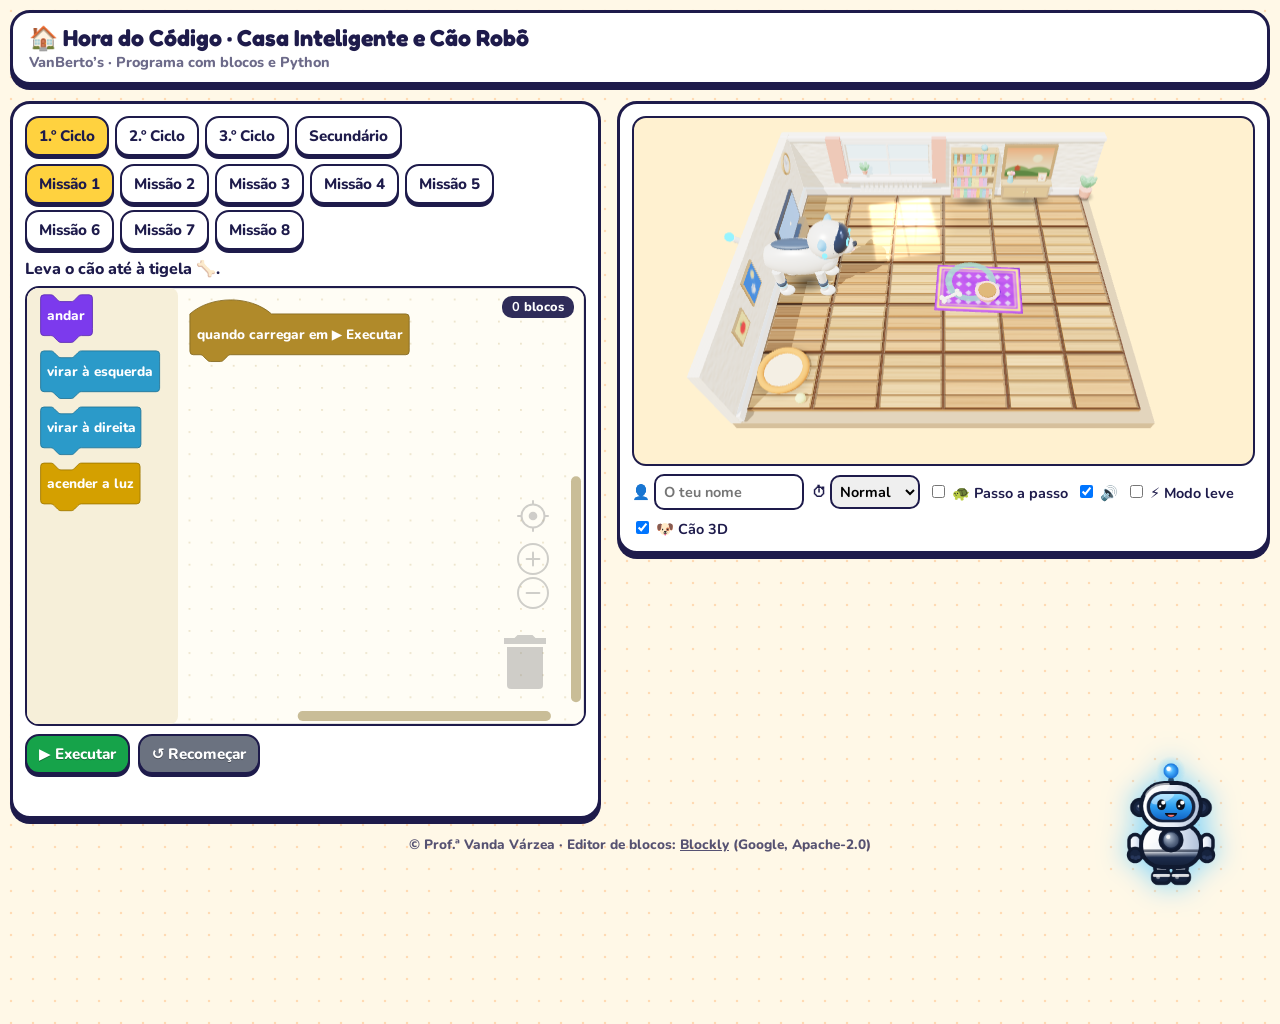
<file: Hora_do_Codigo_v6/blocos/casa-cao.html>
<!DOCTYPE html>
<html lang="pt-PT">
<head>
<meta charset="utf-8">
<meta name="viewport" content="width=device-width, initial-scale=1, viewport-fit=cover">
<meta name="theme-color" content="#fff8e7">
<title>Hora do Código · Casa Inteligente e Cão Robô</title>
<link rel="preconnect" href="https://fonts.googleapis.com"><link rel="preconnect" href="https://fonts.gstatic.com" crossorigin><link href="https://fonts.googleapis.com/css2?family=Fredoka:wght@500;700&family=Nunito:wght@600;800&display=swap" rel="stylesheet">
<style>
:root{--ink:#1e1b4b;--sun:#ffd23f;--coral:#ff6b6b;--mint:#2ee6a6;--sky:#4cc9f0;--grape:#7c3aed;--cream:#fff8e7;color-scheme:light;box-sizing:border-box;padding-top:env(safe-area-inset-top,0px);padding-bottom:env(safe-area-inset-bottom,0px)}
html{scroll-padding-top:env(safe-area-inset-top,0px)}
*{box-sizing:border-box}
body{margin:0;background-color:var(--cream);background-image:radial-gradient(rgba(255,150,60,.30) 1.4px,transparent 1.6px);background-size:22px 22px;color:var(--ink);font-family:'Nunito','Nunito Sans',system-ui,-apple-system,'Segoe UI',Roboto,sans-serif;padding:10px 10px 170px;-webkit-tap-highlight-color:transparent;touch-action:manipulation}
.w{max-width:920px;margin:0 auto}
header{background:#fff;border:3px solid var(--ink);border-radius:20px;box-shadow:0 5px 0 var(--ink);padding:10px 16px;margin-bottom:16px}
h1{font-family:'Fredoka','Nunito',sans-serif;font-size:1.45rem;margin:0;color:var(--ink);font-weight:700}
.sub{font-weight:800;opacity:.65;font-size:.9rem}
.card{background:#fff;border:3px solid var(--ink);border-radius:20px;box-shadow:0 5px 0 var(--ink);padding:12px;margin-bottom:16px}
canvas#cv{width:100%;aspect-ratio:16/9;display:block;border-radius:14px;background:#1b1f33;border:2.5px solid var(--ink)}
button{font:800 .95rem 'Nunito',system-ui,sans-serif;cursor:pointer;border:2.5px solid var(--ink);border-radius:14px;box-shadow:0 3px 0 var(--ink);padding:8px 12px;color:var(--ink);background:#fff;transition:transform .08s,box-shadow .08s}
button:active{transform:translateY(3px);box-shadow:0 0 0 var(--ink)}
button[style*="background"],#go,#clr,#pyb{color:#fff;text-shadow:0 1px 0 rgba(0,0,0,.3)}
#go{background:#16a34a}#clr{background:#6b7280}#pyb{background:#3776ab}
.lv{display:flex;gap:6px;flex-wrap:wrap;align-items:center;margin-bottom:8px}
.lvb.on{background:var(--sun)}
#mis{font-weight:800;margin:6px 0}
.pal{display:flex;flex-wrap:wrap;gap:6px;margin-bottom:8px}
#prog{min-height:64px;display:flex;flex-direction:column;gap:4px;border:2.5px dashed #b9ad8a;border-radius:14px;padding:8px;background:#fffdf5}
.chip{display:inline-flex;align-items:center;gap:8px;align-self:flex-start;padding:6px 10px;border-radius:10px;border:2px solid var(--ink);color:#fff;text-shadow:0 1px 0 rgba(0,0,0,.3);font-weight:800;cursor:pointer}
.chip b{background:rgba(0,0,0,.28);border-radius:6px;padding:0 6px}
.chip.run{outline:3px solid var(--sun);outline-offset:2px}
.chip.sel{outline:3px dashed var(--ink);outline-offset:2px}
.row{display:flex;gap:8px;flex-wrap:wrap;margin-top:8px;align-items:center}
#msg{margin-top:8px;font-weight:800;min-height:1.4em}
#pyw{display:none}
#py{width:100%;margin-top:8px;padding:10px;border-radius:12px;background:#0f1424;color:#9be28f;font-family:ui-monospace,Consolas,monospace;border:2.5px solid var(--ink);resize:vertical}
label{font-size:.9rem;font-weight:700}
#nm{font:inherit;padding:6px 8px;border:2.5px solid var(--ink);border-radius:10px;width:150px}
select{font:inherit;border:2.5px solid var(--ink);border-radius:10px;padding:4px}
footer{text-align:center;font-size:.85rem;font-weight:800;opacity:.75;margin-top:6px}
#fixed-robot-wrap{position:fixed;bottom:calc(14px + env(safe-area-inset-bottom,0px));right:14px;z-index:30;display:flex;flex-direction:column;align-items:center;pointer-events:none}
#fixed-robot-wrap .fixed-bubble{pointer-events:auto;position:relative;z-index:2;margin-bottom:12px;max-width:190px;min-width:120px;text-align:center;background:linear-gradient(135deg,#eef2ff,#fff);border:2.5px solid #4f46e5;border-radius:16px;padding:8px 12px;box-shadow:3px 3px 0 rgba(30,27,75,.85);font-family:'Nunito',sans-serif;font-weight:800;font-size:.85rem;color:#1e1b4b;opacity:0;transform:translateY(6px) scale(.9);transition:opacity .35s,transform .35s cubic-bezier(.34,1.56,.64,1)}
#fixed-robot-wrap .fixed-bubble.show{opacity:1;transform:none}
#fixed-robot-wrap .fixed-bubble::after{content:"";position:absolute;bottom:-13px;right:34px;border-left:9px solid transparent;border-right:9px solid transparent;border-top:13px solid #4f46e5}
#fixed-robot-wrap .fixed-bubble::before{content:"";position:absolute;bottom:-9px;right:36px;border-left:7px solid transparent;border-right:7px solid transparent;border-top:10px solid #eef2ff;z-index:1}
#fixed-robot-wrap .fixed-robot{pointer-events:auto;cursor:pointer;width:130px;height:130px;display:block;position:relative;z-index:1;animation:fixedVbFloat 3.2s ease-in-out infinite;filter:drop-shadow(0 0 14px #7dd3fc)}
#fixed-robot-wrap .fixed-robot.bounce{animation:fixedVbJump .7s ease}
@keyframes fixedVbFloat{0%,100%{transform:translateY(0)}50%{transform:translateY(-12px)}}
@keyframes fixedVbJump{0%{transform:translateY(0)}35%{transform:translateY(-26px) scale(1.05)}70%{transform:translateY(0) scale(.97)}100%{transform:translateY(0)}}
@media(max-width:480px){#fixed-robot-wrap .fixed-robot{width:84px;height:84px}#fixed-robot-wrap{bottom:8px;right:8px}#fixed-robot-wrap .fixed-bubble{max-width:150px;font-size:.78rem}}

/* ── editor de blocos (Blockly) + disposição em duas colunas ── */
.w{max-width:1260px}
.game{display:grid;grid-template-columns:1fr;gap:16px;margin-bottom:16px}
.game>.card{margin-bottom:0}
@media(min-width:1000px){.game{grid-template-columns:minmax(420px,.95fr) 1.05fr;align-items:start}.game>.stg{order:2;position:sticky;top:10px}.game>.ed{order:1}}
@media(max-width:999px){.game>.stg{order:1}.game>.ed{order:2}}
.bwrap{position:relative}
#bw{height:440px;border:2.5px solid var(--ink);border-radius:14px;overflow:hidden;background:#fffdf5}
@media(max-width:600px){#bw{height:380px}}
#bw.vb-locked::after{content:"";position:absolute;inset:0;z-index:50;cursor:progress}
.bcount{position:absolute;top:10px;right:12px;z-index:6;background:rgba(30,27,75,.92);color:#fff;border-radius:10px;padding:2px 10px;font-weight:800;font-size:.8rem;pointer-events:none}
.vb-run .blocklyPath{stroke:#ffd23f!important;stroke-width:5px!important;filter:drop-shadow(0 0 9px #ffd23f) brightness(1.12)}
.blocklyText{font-family:Nunito,'Nunito Sans',system-ui,sans-serif!important}
#pyw{display:none;margin-top:10px}
.pyhd{display:flex;justify-content:space-between;align-items:center;gap:8px}
#pyv{margin-top:8px;padding:8px 0;border-radius:12px;background:#0f1424;color:#e8ecff;font:600 .86rem/1.6 ui-monospace,Consolas,monospace;border:2.5px solid var(--ink);overflow:auto;max-height:240px}
.pl{display:block;white-space:pre;padding-right:12px}
.pl i{display:inline-block;width:2.4em;text-align:right;margin-right:12px;opacity:.4;font-style:normal}
.pl.on{background:rgba(110,220,130,.30);box-shadow:inset 4px 0 #6ee082}
.kw{color:#ff9ac1}.st{color:#a5e075}.fn{color:#7cc4ff}.nu{color:#ffcf6b}
#py{display:none;width:100%;margin-top:8px;padding:10px;border-radius:12px;background:#0f1424;color:#9be28f;font-family:ui-monospace,Consolas,monospace;border:2.5px solid var(--ink);resize:vertical}
#pyeb{display:none}
.pynote{display:block;margin-top:6px;opacity:.7;font-weight:700}
</style>
</head>
<body>
<div class="w">
<header><h1>🏠 Hora do Código · Casa Inteligente e Cão Robô</h1><div class="sub">VanBerto’s · Programa com blocos e Python</div></header>
<div class="game">
<div class="card ed">
<div class="lv" id="cys"></div>
<div class="lv" id="lvs"></div>
<div id="mis"></div>
<div class="bwrap"><div id="bw"></div><div class="bcount"><b id="bc">0</b> blocos</div></div>
<div class="row">
<button id="go">▶ Executar</button>
<button id="clr">↺ Recomeçar</button>
<button id="pyb">🐍 Python</button>
</div>
<div id="msg"></div>
<div id="pyw"><div class="pyhd"><b>🐍 O mesmo programa em Python</b><button id="pye">✏️ Editar</button></div>
<div id="pyv" aria-live="off"></div>
<textarea id="py" rows="6" spellcheck="false"></textarea>
<div class="row" id="pyeb"><button id="pya" style="background:#3776ab">⬆ Usar este código</button></div>
<small class="pynote">Cada linha corresponde a um bloco. Enquanto o bloco trabalha, a linha de código que está a correr fica acesa.</small></div>
</div>
<div class="card stg">
<canvas id="cv" width="640" height="360"></canvas>
<div class="row"><label>👤 <input id="nm" type="text" placeholder="O teu nome"></label><label>⏱ <select id="sp"><option value="0.6">Devagar</option><option value="1" selected>Normal</option><option value="2">Rápido</option></select></label><label><input type="checkbox" id="stp"> 🐢 Passo a passo</label><label><input type="checkbox" id="snd" checked> 🔊</label><label><input type="checkbox" id="lt"> ⚡ Modo leve</label> <label><input type="checkbox" id="d3" checked> 🐶 Cão 3D</label></div>
</div>
</div>
<footer>© Prof.ª Vanda Várzea · Editor de blocos: <a href="https://developers.google.com/blockly" target="_blank" rel="noopener" style="color:inherit">Blockly</a> (Google, Apache-2.0)</footer>
</div>
<div id="fixed-robot-wrap"><div class="fixed-bubble" id="fixedRobotBubble" role="status" aria-live="polite">Olá! 😊</div><canvas class="fixed-robot" id="fixed-robot-cv" width="192" height="192" role="button" tabindex="0" aria-label="Robô VanBerto's — clica para falar"></canvas></div>
<div id="cert" style="display:none;position:fixed;inset:0;background:rgba(0,0,0,.6);z-index:50;padding:12px;overflow:auto"><div class="card" style="max-width:700px;margin:0 auto"><img id="cimg" alt="Certificado" style="width:100%"><div class="row"><button id="cdl" style="background:#16a34a">⬇ Guardar PNG</button><button id="cpr" style="background:#3776ab">🖨️ Imprimir</button><button id="cx" style="background:#6b7280">Fechar</button></div></div></div>
<script src="three.min.js"></script>
<script src="vb-gfx.js"></script>
<script src="vb-core.js"></script>
<script src="vb-solucoes.js"></script>
<script src="blockly_compressed.js"></script>
<script src="blockly-msg-pt.js"></script>
<script src="vb-editor.js"></script>
<script>
const $=s=>document.querySelector(s);
const NAME={F:'🐕 andar',L:'↺ virar à esquerda',R:'↻ virar à direita',luz:'💡 luz',porta:'🚪 abrir porta',rep:'🔁 repetir',wh:'🔄 enquanto caminho livre',ifO:'🔀 se luz apagada aqui',else:'↔ senão',end:'fim'};
const COL={F:'#7c3aed',L:'#2b9ac9',R:'#2b9ac9',luz:'#d4a000',porta:'#8a5a2b',rep:'#e0457b',wh:'#c2410c',ifO:'#0f9e78',else:'#2fb88f',end:'#9a8fd1'};
const PY={F:'andar()',L:'virar_esquerda()',R:'virar_direita()',luz:'luz()',porta:'abrir_porta()',wh:'while caminho_livre():',ifO:'if luz_apagada():'};
/*LOGIC*/
const OPEN=['rep','wh','ifO'];
const W=6,H=5,TS=1.6,DX=[1,0,-1,0],DY=[0,1,0,-1],key=(x,y)=>x+','+y;
const s=(x,y,d)=>({x,y,d});
const CY=[
{n:'1.º Ciclo',b:['F','L','R','luz'],py:0,lv:[
 {t:'Leva o cão até à tigela 🦴.',start:s(0,2,0),target:[3,2]},
 {t:'Leva o cão até à tigela. Atenção às curvas!',start:s(0,0,0),target:[2,2]},
 {t:'Acende o candeeiro 💡 e depois vai até à tigela.',start:s(0,1,0),lamps:[[2,1]],target:[2,3]},
 {t:'🐞 Encontra o erro! Era para levar o cão à tigela, mas o programa tem um erro. Corrige-o!',start:s(0,2,0),target:[3,2],pre:[{k:'F'},{k:'F'},{k:'L'},{k:'F'}]},
 {t:'Há um sofá no caminho! Contorna-o e leva o cão até à tigela.',start:s(0,1,0),walls:[[1,1]],target:[2,1]},
 {t:'Acende os 2 candeeiros e termina na tigela.',start:s(0,0,0),lamps:[[1,0],[3,0]],target:[3,0]},
 {t:'O cão começa virado para baixo! Acende o candeeiro e vai até à tigela.',start:s(2,0,1),lamps:[[2,1]],target:[4,1]},
 {t:'Leva o cão até ao canto de baixo à direita. Cuidado com as curvas!',start:s(0,0,0),target:[3,3]}]},
{n:'2.º Ciclo',b:['F','L','R','luz','rep'],py:0,lv:[
 {t:'Leva o cão até à tigela. Dica: usa o repetir!',start:s(0,0,0),target:[5,0]},
 {t:'Acende o candeeiro e continua até à tigela.',start:s(0,2,0),lamps:[[2,2]],target:[5,2]},
 {t:'Faz uma escada: repete andar, virar à direita, andar e virar à esquerda.',start:s(0,0,0),target:[3,3]},
 {t:'Vai até ao canto da sala e depois desce até à tigela. Usa o repetir duas vezes!',start:s(0,0,0),target:[5,3]},
 {t:'Há uma parede à frente do cão! Contorna-a fazendo um U: anda 3 passos, vira à direita, anda 2, vira à direita e anda 3.',start:s(0,0,0),walls:[[0,1],[1,1],[2,1]],target:[0,2]},
 {t:'Acende os 2 candeeiros do corredor de cima e vai até à tigela.',start:s(0,0,0),lamps:[[2,0],[4,0]],target:[5,0]}]},
{n:'3.º Ciclo',b:['F','L','R','luz','porta','rep'],py:1,lv:[
 {t:'Acende os 2 candeeiros e termina na tigela.',start:s(0,0,0),lamps:[[2,0],[4,0]],target:[4,0]},
 {t:'A porta só abre quando o cão carrega no botão vermelho do chão. Chega à tigela!',start:s(0,2,0),doors:[{x:4,y:2,b:[3,2]}],walls:[[4,0],[4,1],[4,3],[4,4]],target:[5,2]},
 {t:'Acende o candeeiro, abre a porta e chega à tigela.',start:s(0,3,0),lamps:[[1,3]],doors:[{x:4,y:3,b:[3,3]}],walls:[[4,0],[4,1],[4,2],[4,4]],target:[5,3]},
 {t:'Duas portas seguidas! Cada porta tem o seu botão no chão. Chega à tigela.',start:s(0,2,0),doors:[{x:2,y:2,b:[1,2]},{x:4,y:2,b:[3,2]}],walls:[[2,0],[2,1],[2,3],[2,4],[4,0],[4,1],[4,3],[4,4]],target:[5,2]},
 {t:'Abre a porta com o botão, acende o candeeiro que está depois dela e vai até à tigela.',start:s(0,2,0),doors:[{x:3,y:2,b:[1,2]}],lamps:[[4,2]],walls:[[3,0],[3,1],[3,3],[3,4]],target:[5,2]},
 {t:'Corredor de baixo: o botão está a meio do caminho. Abre a porta e chega à tigela.',start:s(0,4,0),doors:[{x:4,y:4,b:[2,4]}],walls:[[4,0],[4,1],[4,2],[4,3]],target:[5,4]}]},
{n:'Secundário',b:['F','L','R','luz','porta','rep','wh','ifO','else'],py:2,lv:[
 {t:'O cão pode começar em sítios diferentes. Faz com que chegue sempre à tigela, no fim da sala. Usa «enquanto».',start:s(0,2,0),target:[5,2],max:3,tests:[{},{start:s(2,2,0)},{start:s(3,2,0)}]},
 {t:'Acende os 3 candeeiros e termina na tigela.',start:s(0,1,0),lamps:[[1,1],[3,1],[5,1]],target:[5,1],max:6},
 {t:'Alguns candeeiros já estão acesos! O botão 💡 liga e desliga. Garante que ficam todos acesos (usa «se»).',start:s(0,1,0),lamps:[[1,1],[2,1],[3,1]],target:[3,1],max:4,tests:[{on:[[1,1]]},{on:[[2,1]]},{on:[[1,1],[3,1]]},{on:[]}]},
 {t:'Percorre o corredor todo, sem saber que candeeiros estão acesos. Acende só os que estiverem apagados (usa «enquanto» e «se»).',start:s(0,1,0),lamps:[[1,1],[2,1],[3,1],[4,1],[5,1]],target:[5,1],max:4,tests:[{on:[]},{on:[[2,1],[4,1]]},{on:[[1,1],[3,1],[5,1]]},{on:[[1,1],[2,1]]}]},
 {t:'Abre a porta e depois usa «enquanto» para chegares à parede do fundo.',start:s(0,2,0),doors:[{x:3,y:2,b:[1,2]}],walls:[[3,0],[3,1],[3,3],[3,4]],target:[5,2],max:5},
 {t:'Porta e candeeiros! Abre a porta e acende só os candeeiros apagados até chegares à tigela.',start:s(0,2,0),doors:[{x:3,y:2,b:[1,2]}],lamps:[[2,2],[4,2]],walls:[[3,0],[3,1],[3,3],[3,4]],target:[5,2],max:7,tests:[{on:[]},{on:[[2,2]]},{on:[[4,2]]},{on:[[2,2],[4,2]]}]}]}
];
const OPT=[[3,5,6,3,7,5,5,7],[2,5,5,5,5,5],[4,5,7,5,6,5],[2,4,4,4,4,6]];
let prog=[];
const mk=(L,t)=>({start:t.start||L.start,target:t.target||L.target,lamps:L.lamps||[],walls:t.walls||L.walls||[],doors:L.doors||[],on:t.on||L.on||[]});
const blocked=(E,st,x,y)=>x<0||y<0||x>=W||y>=H||E.walls.some(w=>w[0]===x&&w[1]===y)||E.doors.some((d,i)=>d.x===x&&d.y===y&&!st.open.has(i));
function build(){return VB.build(prog,OPEN)}
function exec(nodes,E,st,out){
 for(const nd of nodes){
  if(st.stop||out.length>60)return;
  const k=nd.t.k,lampHere=E.lamps.some(l=>l[0]===st.x&&l[1]===st.y);
  if(k==='rep'){for(let j=0;j<nd.t.n&&!st.stop;j++)exec(nd.b,E,st,out)}
  else if(k==='wh'){let c=0;while(!st.stop&&c++<20&&!blocked(E,st,st.x+DX[st.d],st.y+DY[st.d]))exec(nd.b,E,st,out)}
  else if(k==='ifO'){exec(lampHere&&!st.lit.has(key(st.x,st.y))?nd.b:(nd.e||[]),E,st,out)}
  else{
   let bump=false;
   if(k==='F'){const nx=st.x+DX[st.d],ny=st.y+DY[st.d];if(blocked(E,st,nx,ny)){bump=true;st.stop=true}else{st.x=nx;st.y=ny}}
   else if(k==='L')st.d=(st.d+3)%4;
   else if(k==='R')st.d=(st.d+1)%4;
   else if(k==='luz'){if(lampHere){const q=key(st.x,st.y);st.lit.has(q)?st.lit.delete(q):st.lit.add(q)}else{st.err='luz';st.stop=true;bump=true}}
   else if(k==='porta'){if(E.doors.some(d=>d.b[0]===st.x&&d.b[1]===st.y))E.doors.forEach((d,i)=>{if(d.b[0]===st.x&&d.b[1]===st.y)st.open.add(i)});else{st.err='porta';st.stop=true;bump=true}}
   out.push({k,i:nd.i,x:st.x,y:st.y,d:st.d,lit:[...st.lit],open:[...st.open],bump});
  }
 }
}
function simulate(E){const st={x:E.start.x,y:E.start.y,d:E.start.d,lit:new Set(E.on.map(l=>key(l[0],l[1]))),open:new Set(),stop:false},out=[];exec(build(),E,st,out);return{st,out}}
const won=(E,st)=>st.x===E.target[0]&&st.y===E.target[1]&&E.lamps.every(l=>st.lit.has(key(l[0],l[1])));
/*ENDLOGIC*/

/* ---------- 3D ---------- */
const cv=$('#cv');
const R=new THREE.WebGLRenderer({canvas:cv,antialias:true});
R.outputEncoding=THREE.sRGBEncoding;R.toneMapping=THREE.ACESFilmicToneMapping;R.toneMappingExposure=1.0;
R.shadowMap.enabled=true;R.shadowMap.type=THREE.PCFSoftShadowMap;
const S=new THREE.Scene();S.background=new THREE.Color(0xfff1d0);
const cam=new THREE.PerspectiveCamera(42,16/9,.1,80);cam.position.set(0,10.5,8.5);cam.lookAt(0,0,.3);
S.add(new THREE.HemisphereLight(0xffffff,0xb89a6a,.22));
VBG.env(R,S,{top:'#bfe0ff',mid:'#fff3dc',bottom:'#c9a678',panelI:3});
const dl=new THREE.DirectionalLight(0xffe6bf,1.55);const fill=new THREE.DirectionalLight(0xbcd4ff,.28);fill.position.set(7,6,-4);S.add(fill);dl.position.set(-4,11,6);dl.castShadow=true;dl.shadow.mapSize.set(2048,2048);dl.shadow.bias=-.0004;dl.shadow.normalBias=.025;
Object.assign(dl.shadow.camera,{left:-9,right:9,top:7,bottom:-7,near:1,far:30});dl.shadow.camera.updateProjectionMatrix();S.add(dl);
const M=(c,r,m,e)=>new THREE.MeshStandardMaterial({color:c,roughness:r==null?.7:r,metalness:m==null?.05:m,emissive:e||0,envMapIntensity:.8});
function box(w,h,d,mat,x,y,z,p){const m=new THREE.Mesh(new THREE.BoxGeometry(w,h,d),mat);m.position.set(x,y,z);m.castShadow=m.receiveShadow=true;(p||S).add(m);return m}
function cyl(r1,r2,h,mat,p){const m=new THREE.Mesh(new THREE.CylinderGeometry(r1,r2,h,20),mat);m.castShadow=true;(p||S).add(m);return m}
const px=x=>(x-(W-1)/2)*TS,pz=y=>(y-(H-1)/2)*TS;
/* casa em corte */
box(W*TS+.6,.3,H*TS+.6,M(0x6b4a2b),0,-.25,0);
const FT=VBG.woodTex(W,H);const floor=new THREE.Mesh(new THREE.BoxGeometry(W*TS,.12,H*TS),new THREE.MeshStandardMaterial({map:FT.map,bumpMap:FT.bump,bumpScale:1.2,roughness:.5,metalness:.02,envMapIntensity:.7}));floor.position.set(0,-.04,0);floor.receiveShadow=true;S.add(floor);
const wallM=c=>{const m=M(c,.92);m.bumpMap=VBG.noise(128,128,.35,4,2);m.bumpScale=.07;return m};
box(W*TS+.6,2.4,.25,wallM(0xf2e6cf),0,1.1,-H*TS/2-.2);
box(.25,2.4,H*TS+.6,wallM(0xefdcc0),-W*TS/2-.2,1.1,0);
const trim=M(0xffffff,.45);box(W*TS+.6,.3,.1,trim,0,.15,-H*TS/2-.025);box(.1,.3,H*TS+.6,trim,-W*TS/2-.025,.15,0);box(W*TS+.6,.12,.14,trim,0,2.25,-H*TS/2-.04);
box(2.6,1.2,.08,M(0x8fd0ff,.15,.1,0x3a7fb8),-1.8,1.5,-H*TS/2-.06);
{const wz=-H*TS/2-.02,wf=M(0xffffff,.45);box(2.8,.1,.12,wf,-1.8,2.14,wz);box(2.8,.1,.12,wf,-1.8,.86,wz);box(.1,1.3,.12,wf,-3.2,1.5,wz);box(.1,1.3,.12,wf,-.4,1.5,wz);box(.06,1.2,.1,wf,-1.8,1.5,wz);box(2.6,.06,.1,wf,-1.8,1.5,wz);box(3.1,.08,.3,wf,-1.8,.8,wz+.1);const cu=M(0xd0584a,.9);box(.45,1.7,.16,cu,-3.45,1.5,wz+.08);box(.45,1.7,.16,cu,-.15,1.5,wz+.08)}
{const pz2=-H*TS/2-.04;box(1.7,1.3,.1,M(0x5a3a1e,.5),2.8,1.4,pz2);const pt=new THREE.Mesh(new THREE.PlaneGeometry(1.5,1.1),new THREE.MeshBasicMaterial({map:VBG.painting()}));pt.position.set(2.8,1.4,pz2+.06);S.add(pt)}
const rugMat=new THREE.MeshStandardMaterial({map:VBG.rugTex(),roughness:.95,bumpMap:VBG.noise(64,64,.4,6,4),bumpScale:.4});
{const wl=new THREE.Mesh(new THREE.PlaneGeometry(2.8,2.0),new THREE.MeshBasicMaterial({map:VBG.windowLight(),transparent:true,opacity:.28,blending:THREE.AdditiveBlending,depthWrite:false}));wl.rotation.x=-Math.PI/2;wl.position.set(-.9,.065,-H*TS/2+1.5);S.add(wl)}
{const pl=new THREE.Group();pl.position.set(W*TS/2+.12,0,-H*TS/2+.05);S.add(pl);cyl(.22,.17,.34,M(0xd0584a,.8),pl).position.y=.17;for(let i=0;i<7;i++){const a=i/7*Math.PI*2,l=new THREE.Mesh(new THREE.SphereGeometry(.2,12,8),M(0x2f8f4e,.7));l.scale.set(.5,1.2,.25);l.position.set(Math.cos(a)*.14,.62,Math.sin(a)*.14);l.rotation.z=-Math.cos(a)*.5;l.rotation.x=Math.sin(a)*.5;l.castShadow=true;pl.add(l)}VBG.blob(pl,0,.02,0,.7,.7,.5)}
/* cão robô */
const dog=new THREE.Group();S.add(dog);
const dm=M(0xf4f7ff,.28,.25),db=M(0x16233e,.35,.5),blue=M(0x2a9bf0,.25,.1,0x1366c6);
const vbTex=(w,h,fn)=>{const c=document.createElement('canvas');c.width=w;c.height=h;fn(c.getContext('2d'),w,h);const t=new THREE.CanvasTexture(c);t.encoding=THREE.sRGBEncoding;return t};
const vbPaw=(g,x,y,s,col)=>{g.fillStyle=col;g.beginPath();g.ellipse(x,y+s*.35,s*.95,s*.75,0,0,7);g.fill();[[-1.1,-.3,.38],[-.4,-1.0,.4],[.4,-1.0,.4],[1.1,-.3,.38]].forEach(t=>{g.beginPath();g.arc(x+t[0]*s,y+t[1]*s,t[2]*s,0,7);g.fill()})};

/* ---------- VanBerto's cão-robô: a ilustração oficial como personagem (cartão em pé, virado para a câmara) ---------- */
const DOG_IMG='[data-uri]';
const DOG_A=2.3,DOG_AR=0.958;
const dHead=new THREE.Group(),dTail=new THREE.Group(),legs=[0,1,2,3].map(()=>new THREE.Group());dog.add(dHead,dTail);legs.forEach(l=>dog.add(l));
const dogTex=new THREE.Texture();dogTex.encoding=THREE.sRGBEncoding;dogTex.generateMipmaps=false;dogTex.minFilter=THREE.LinearFilter;dogTex.magFilter=THREE.LinearFilter;
const dogMat=new THREE.MeshBasicMaterial({map:dogTex,transparent:true,alphaTest:.02,toneMapped:false,side:THREE.DoubleSide});
const dogGeo=new THREE.PlaneGeometry(1,1);dogGeo.translate(0,.5,0);
const dogPivot=new THREE.Group();dog.add(dogPivot);
const dogSpr=new THREE.Mesh(dogGeo,dogMat);dogSpr.visible=false;dogSpr.renderOrder=3;dogPivot.add(dogSpr);
{const im=new Image();im.onload=()=>{dogTex.image=im;dogTex.needsUpdate=true;dogSpr.visible=!dog3d};im.src=DOG_IMG}
VBG.blob(dog,0,.01,0,1.5,.9,.55);
/* o cartão olha sempre para a câmara; espelha-se para o lado para onde o cão anda (a ilustração olha para a esquerda) */
let dogFlip=false,dogPulse=0,dogRoll=0;
/* ---------- cão-robô em 3D (modelo procedural; a ilustração fica como alternativa em «Cão 3D» desligado) ---------- */
let dog3d=true,walkK=0,dogHappyUntil=0;try{if(localStorage.getItem('vb-dog3d')==='0')dog3d=false}catch(e){}
const dogBody=new THREE.Group();dog.add(dogBody);dogBody.scale.setScalar(1.4);
{
 const cyanM=new THREE.MeshBasicMaterial({color:0x4fe6ff,toneMapped:false}),earM=M(0x1a62d4,.6,.04,0x0a3d9e),pinkM=M(0xff5d7a,.5),blackM=M(0x0a0c12,.25,.3),visM=M(0x0b1226,.12,.65);
 const dE=(rx,ry,rz,mat,x,y,z,p)=>{const m=new THREE.Mesh(new THREE.SphereGeometry(1,28,18),mat);m.scale.set(rx,ry,rz);m.position.set(x,y,z);m.castShadow=true;(p||dogBody).add(m);return m};
 const dC=(r1,r2,h,mat,x,y,z,p)=>{const m=new THREE.Mesh(new THREE.CylinderGeometry(r1,r2,h,18),mat);m.position.set(x,y,z);m.castShadow=true;(p||dogBody).add(m);return m};
 /* corpo */
 dE(.78,.38,.36,dm,0,.82,0);dE(.42,.06,.15,db,-.04,1.17,0);dE(.26,.23,.28,dm,.5,.76,0);
 /* coleira + medalha */
 const gz=new THREE.Group();gz.position.set(.52,1.06,0);gz.rotation.z=.7;dogBody.add(gz);
 const ring=new THREE.Mesh(new THREE.TorusGeometry(.2,.05,12,28),blue);ring.rotation.y=Math.PI/2;gz.add(ring);
 const tag=dE(.05,.075,.09,blue,.68,.88,0);dE(.03,.04,.05,dm,.73,.88,0);
 /* cabeça */
 dogBody.add(dHead);dHead.position.set(.68,1.3,0);
 dE(.4,.37,.38,dm,0,0,0,dHead);dE(.23,.27,.34,visM,.17,.04,0,dHead);
 [-1,1].forEach(s=>{const a=new THREE.Mesh(new THREE.TorusGeometry(.07,.022,8,18,Math.PI),cyanM);a.rotation.y=Math.PI/2;a.position.set(.385,.06,s*.13);dHead.add(a)});
 dE(.17,.14,.19,dm,.3,-.14,0,dHead);dE(.05,.04,.065,blackM,.47,-.1,0,dHead);dE(.07,.025,.06,pinkM,.4,-.25,0,dHead);
 const dogEars=[];[-1,1].forEach(s=>{const pv=new THREE.Group();pv.position.set(-.05,.3,s*.34);pv.rotation.x=s*.95;dHead.add(pv);dE(.1,.32,.13,earM,0,-.26,s*.1,pv);dogEars.push(pv)});
 [-1,1].forEach(s=>dE(.05,.06,.04,cyanM,-.02,-.04,s*.39,dHead));
 /* pernas: pivô na anca, rodam em z */
 [[.42,.27],[.42,-.27],[-.42,.27],[-.42,-.27]].forEach((p,i)=>{const l=legs[i];dogBody.add(l);l.position.set(p[0],.7,p[1]);
  dC(.1,.085,.34,dm,0,-.18,0,l);dE(.1,.1,.1,db,0,-.36,0,l);dC(.08,.075,.24,dm,0,-.49,0,l);dC(.092,.092,.05,blue,0,-.43,0,l);dE(.16,.095,.125,dm,.045,-.62,0,l);dE(.05,.02,.07,cyanM,.06,-.71,0,l)});
 /* cauda às riscas com ponta ciano */
 dogBody.add(dTail);dTail.position.set(-.74,1.04,0);
 for(let i=0;i<3;i++){const c=dC(.055,.055,.17,i%2?db:dm,-.07-.1*i,.08+.12*i,0,dTail);c.rotation.z=.75}
 dE(.085,.085,.085,cyanM,-.38,.45,0,dTail);
 dogBody.userData.ears=dogEars;
}
dogBody.traverse(o=>{if(o.isMesh)o.receiveShadow=false});
function applyDog(){dogBody.visible=dog3d;dogSpr.visible=!dog3d&&!!dogTex.image}
{const c=document.getElementById('d3');if(c){c.checked=dog3d;c.onchange=()=>{dog3d=c.checked;try{localStorage.setItem('vb-dog3d',dog3d?'1':'0')}catch(e){}applyDog()}}}
applyDog();
function dog3dUpdate(){
 const t=performance.now()/1000,w=walkK>0&&walkK<1,happy=performance.now()<dogHappyUntil;
 legs.forEach((l,i)=>{l.rotation.z=w?Math.sin(walkK*Math.PI*4+(i===0||i===3?0:Math.PI))*.55:0});
 dogBody.position.y=w?Math.abs(Math.sin(walkK*Math.PI*4))*.07:Math.sin(t*2.2)*.012;
 dogBody.rotation.z=dogRoll;
 dTail.rotation.y=Math.sin(t*(happy?16:5))*(happy?.7:.35);
 dogBody.userData.ears.forEach((e,i)=>{e.rotation.z=Math.sin(t*2+i)*.05+(w?Math.sin(walkK*Math.PI*4)*.15:0)});
 dHead.rotation.z=Math.sin(t*1.3)*.04;dHead.rotation.y=happy?Math.sin(t*9)*.18:0;
}
function dogUpdate(){
 if(dog3d){dog3dUpdate();return}
 const fx=Math.cos(dog.rotation.y);
 if(Math.abs(fx)>.2){const f=fx>0;if(f!==dogFlip){dogFlip=f;dogTex.repeat.x=f?-1:1;dogTex.offset.x=f?1:0;dogPulse=1}}
 dogPulse*=.84;const t=performance.now()/1000;
 const dx=cam.position.x-dog.position.x,dz=cam.position.z-dog.position.z,dy=cam.position.y-dog.position.y,th=Math.atan2(dy,Math.hypot(dx,dz)),al=Math.min(.28,.3*th);
 dogPivot.rotation.y=Math.atan2(dx,dz)-dog.rotation.y;
 const A=DOG_A*(1+.012*Math.sin(t*2.6)+.12*dogPulse),Hh=A/Math.cos(th-al);
 dogSpr.rotation.set(-al,0,dogRoll);
 dogSpr.scale.set(DOG_A*DOG_AR*(1-.28*dogPulse),Hh,1);
}

/* sala mais composta: estante, aparador, radiador, TV, quadros, relógio, cama do cão, bola */
{
 const wz=-H*TS/2-.075,wx=-W*TS/2-.075,wood=M(0x8b5a2b,.6),wood2=M(0x6b4a2b,.65),wht=M(0xffffff,.5);
 const pal=[0xe5484d,0x3b82f6,0xf5b83d,0x22a06b,0x8b5cf6,0xf97316,0x14b8a6,0xec4899];
 let rs=7;const rnd=()=>(rs=(rs*9301+49297)%233280)/233280;
 const sm=(r,mat,x,y,z,p,sx,sy,sz)=>{const m=new THREE.Mesh(new THREE.SphereGeometry(r,14,10),mat);m.position.set(x,y,z);m.scale.set(sx||1,sy||1,sz||1);m.castShadow=true;(p||S).add(m);return m};
 /* estante de livros (parede do fundo) */
 {const g=new THREE.Group();g.position.set(1.0,0,wz+.17);S.add(g);
  box(1.5,1.9,.04,wood2,0,.95,-.13,g);box(.06,1.9,.3,wood,-.72,.95,0,g);box(.06,1.9,.3,wood,.72,.95,0,g);
  [.03,.52,.98,1.44,1.9].forEach(y=>box(1.5,.05,.3,wood,0,y,0,g));
  [.055,.545,1.005,1.465].forEach(y0=>{let x=-.65;while(x<.62){const w=.07+rnd()*.07,h=.27+rnd()*.12;if(x+w>.66)break;
   box(w,h,.2,M(pal[(rnd()*pal.length)|0],.7),x+w/2,y0+h/2,0,g);x+=w+.012+(rnd()<.15?.09:0)}});
  sm(.1,M(0x2b9ac9,.4,.1),.3,1.97+.04,0,g);VBG.blob(g,0,.02,.25,1.7,.7,.4)}
 /* aparador debaixo do quadro, com jarra e fotografia */
 {const g=new THREE.Group();g.position.set(2.8,0,wz+.19);S.add(g);
  box(1.7,.07,.36,wood,0,.66,0,g);box(1.6,.5,.3,wood2,0,.37,0,g);
  [-.75,.75].forEach(x=>box(.06,.12,.06,wood,x,.06,0,g));
  box(.72,.4,.012,wood,-.38,.37,.156,g);box(.72,.4,.012,wood,.38,.37,.156,g);
  [-.06,.06].forEach(x=>sm(.03,M(0xffd34d,.3,.8),x,.37,.175,g));
  const v=cyl(.07,.1,.26,M(0x2b9ac9,.3),g);v.position.set(-.55,.83,0);
  [[0,.14,0xe5484d],[-.07,.1,0xf5b83d],[.07,.1,0xec4899]].forEach(f=>sm(.07,M(f[2],.6),-.55+f[0],1.0+f[1]*.4,0,g));
  box(.3,.36,.03,wood,.5,.88,0,g);box(.24,.3,.012,M(0xfff1d0,.8),.5,.88,.02,g);sm(.05,M(0xd0584a,.7),.5,.88,.03,g);
  VBG.blob(g,0,.02,.2,2.0,.7,.4)}
 /* mancha de sol a entrar pela janela (aditiva, só decorativa) */
 {const c=document.createElement('canvas');c.width=c.height=256;const x=c.getContext('2d');
  for(let i=0;i<2;i++)for(let j=0;j<2;j++){x.fillStyle='rgba(255,236,190,1)';x.fillRect(14+i*118,14+j*118,110,110)}
  x.filter='blur(7px)';x.drawImage(c,0,0);x.filter='none';
  const g=x.createLinearGradient(0,0,0,256);g.addColorStop(0,'rgba(0,0,0,0)');g.addColorStop(1,'rgba(0,0,0,.55)');x.globalCompositeOperation='destination-out';x.fillStyle=g;x.fillRect(0,0,256,256);
  const t=new THREE.CanvasTexture(c);t.encoding=THREE.sRGBEncoding;
  const m=new THREE.Mesh(new THREE.PlaneGeometry(2.3,2.9),new THREE.MeshBasicMaterial({map:t,transparent:true,opacity:.42,blending:THREE.AdditiveBlending,depthWrite:false,toneMapped:false}));
  m.rotation.x=-Math.PI/2;m.rotation.z=.18;m.position.set(-1.3,.04,wz+1.75);m.renderOrder=2;S.add(m);window.__sun=m}
 /* radiador debaixo da janela + planta no parapeito */
 {const g=new THREE.Group();g.position.set(-1.8,0,wz+.09);S.add(g);
  for(let i=0;i<13;i++)box(.1,.46,.08,wht,-1.0+i*.1667,.45,0,g);box(2.2,.05,.1,wht,0,.72,0,g);box(2.2,.05,.1,wht,0,.2,0,g);
  const pt=cyl(.09,.07,.14,M(0xd0584a,.8),g);pt.position.set(-.8,.91+.2,.1);
  for(let i=0;i<5;i++){const a=i/5*Math.PI*2;const l=sm(.13,M(0x2f8f4e,.7),-.8+Math.cos(a)*.08,1.2+.07,.1+Math.sin(a)*.08,g,.45,1.2,.25);l.rotation.z=-Math.cos(a)*.5;l.rotation.x=Math.sin(a)*.5}}
 /* televisão em cima do móvel (parede da esquerda) */
 {const g=new THREE.Group();g.position.set(wx+.24,0,-1.3);S.add(g);
  box(.42,.5,2.1,wood2,0,.25,0,g);[-.9,.9].forEach(z=>box(.3,.1,.08,wood,0,.05,z,g));
  box(.08,1.05,1.85,M(0x0b0f1a,.3,.3),.06,1.2,0,g);box(.02,.93,1.72,M(0x10204a,.2,.1,0x2358c4),.11,1.2,0,g);
  box(.14,.07,1.3,db,.1,.54,0,g);
  const cm=cyl(.05,.05,.02,M(0xffffff,.4),g);cm.rotation.z=Math.PI/2;cm.position.set(.13,1.2,0);
  VBG.blob(g,0,.02,0,1.0,2.4,.4)}
 /* quadros e relógio na parede da esquerda */
 {const tex=(fn)=>new THREE.MeshBasicMaterial({map:vbTex(128,128,fn)});
  [[1.3,1.6,.9,.7,(g)=>{g.fillStyle='#3b82f6';g.fillRect(0,0,128,128);g.fillStyle='#fde68a';g.beginPath();g.arc(92,38,18,0,7);g.fill();vbPaw(g,50,86,16,'#ffffff')}],
   [2.5,1.4,.6,.6,(g)=>{g.fillStyle='#fde68a';g.fillRect(0,0,128,128);g.fillStyle='#e5484d';g.beginPath();g.arc(64,70,34,0,7);g.fill();g.fillStyle='#22a06b';g.fillRect(58,24,12,22)}]].forEach(q=>{
   box(.05,q[2]*.9+.1,q[3]+.1,wood,wx+.03,q[1],q[0]);
   const p=new THREE.Mesh(new THREE.PlaneGeometry(q[3],q[2]*.9),tex(q[4]));p.rotation.y=Math.PI/2;p.position.set(wx+.062,q[1],q[0]);S.add(p)});
  const ck=new THREE.Mesh(new THREE.CircleGeometry(.3,32),new THREE.MeshBasicMaterial({map:vbTex(128,128,(g)=>{g.fillStyle='#fff';g.fillRect(0,0,128,128);g.fillStyle='#16233e';for(let i=0;i<12;i++){const a=i/12*Math.PI*2;g.beginPath();g.arc(64+Math.sin(a)*52,64-Math.cos(a)*52,i%3?3:6,0,7);g.fill()}g.lineCap='round';g.strokeStyle='#16233e';g.lineWidth=7;g.beginPath();g.moveTo(64,64);g.lineTo(64,28);g.stroke();g.lineWidth=5;g.beginPath();g.moveTo(64,64);g.lineTo(92,76);g.stroke();g.strokeStyle='#e5484d';g.lineWidth=3;g.beginPath();g.moveTo(64,64);g.lineTo(40,90);g.stroke()})}));
  ck.rotation.y=Math.PI/2;ck.position.set(wx+.07,2.0,-3.1);S.add(ck);
  const cr=new THREE.Mesh(new THREE.TorusGeometry(.3,.04,8,32),wood);cr.rotation.y=Math.PI/2;cr.position.set(wx+.06,2.0,-3.1);S.add(cr)}
 /* cama do cão e bola */
 {const g=new THREE.Group();g.position.set(wx+.78,0,2.95);S.add(g);
  cyl(.64,.64,.06,M(0xc2410c,.85),g).position.y=.03;cyl(.5,.5,.09,M(0xfdba74,.95),g).position.y=.06;
  const rim=new THREE.Mesh(new THREE.TorusGeometry(.57,.09,10,28),M(0xc2410c,.85));rim.rotation.x=Math.PI/2;rim.position.y=.1;rim.castShadow=true;g.add(rim);
  VBG.blob(g,0,.01,0,1.7,1.7,.35);
  sm(.13,M(0xd7f542,.6),-3.5-g.position.x,.13,3.75-g.position.z,g)}
}
let ang=0,SPD=1;
/* objetos de cada missão */
const LVG=new THREE.Group();S.add(LVG);const lampObjs=[],doorObjs=[];
function label(txt,col){const c=document.createElement('canvas');c.width=256;c.height=96;const g=c.getContext('2d');g.fillStyle='rgba(30,27,75,.92)';g.beginPath();if(g.roundRect)g.roundRect(4,8,248,80,24);else g.rect(4,8,248,80);g.fill();g.strokeStyle=col;g.lineWidth=6;g.stroke();g.fillStyle='#fff';g.font='bold 46px system-ui,sans-serif';g.textAlign='center';g.textBaseline='middle';g.fillText(txt,128,50);const t=new THREE.CanvasTexture(c);t.encoding=THREE.sRGBEncoding;const sp=new THREE.Sprite(new THREE.SpriteMaterial({map:t,transparent:true,depthTest:false}));sp.scale.set(1.5,.56,1);sp.renderOrder=10;return sp}
function setLamp(i,on){const o=lampObjs[i];if(!o)return;o.shade.material.emissive.set(on?0xffd34d:0);o.glow.material.opacity=on?.55:0}
function show(E){
 while(LVG.children.length)LVG.remove(LVG.children[0]);lampObjs.length=doorObjs.length=0;
 E.walls.forEach(w=>{box(TS*.8,.6,TS*.8,M(0x6b3f22,.8),px(w[0]),.3,pz(w[1]),LVG);box(TS*.8,.25,TS*.3,M(0xd0584a,.8),px(w[0]),.72,pz(w[1])-TS*.25,LVG)});
 E.lamps.forEach((l,i)=>{
  const g=new THREE.Group();g.position.set(px(l[0])+.45,0,pz(l[1])-.45);LVG.add(g);
  cyl(.2,.25,.08,db,g).position.y=.04;cyl(.04,.04,1.2,db,g).position.y=.65;
  const shade=cyl(.2,.34,.34,M(0xfff4d0,.6),g);shade.position.y=1.35;
  const glow=new THREE.Mesh(new THREE.CircleGeometry(1.1,24),new THREE.MeshBasicMaterial({color:0xffe08a,transparent:true,opacity:0,blending:THREE.AdditiveBlending,depthWrite:false}));
  glow.rotation.x=-Math.PI/2;glow.position.set(px(l[0]),.1,pz(l[1]));LVG.add(glow);
  lampObjs.push({shade,glow});setLamp(i,E.on.some(o=>o[0]===l[0]&&o[1]===l[1]));
 });
 E.doors.forEach(d=>{
  const dg=new THREE.Group();dg.position.set(px(d.x),0,pz(d.y));LVG.add(dg);
  const dk=M(0x3a2a1a,.7),m=box(.22,1.5,TS*.88,M(0xb7791f,.55),0,.75,0,dg);
  box(.3,1.75,.2,dk,0,.875,-TS*.47,dg);box(.3,1.75,.2,dk,0,.875,TS*.47,dg);box(.3,.2,TS*.95,dk,0,1.8,0,dg);
  const kn=new THREE.Mesh(new THREE.SphereGeometry(.08,12,10),M(0xffd34d,.3,.8));kn.position.set(.16,.8,.45);dg.add(kn);
  const lp=label('Porta','#b7791f');lp.position.set(0,2.35,0);dg.add(lp);
  const bt=new THREE.Group();bt.position.set(px(d.b[0]),.1,pz(d.b[1]));LVG.add(bt);
  cyl(.52,.52,.05,M(0xffffff,.4),bt);cyl(.42,.42,.12,M(0x6b0f0f,.5),bt).position.y=.07;
  const cap=cyl(.34,.34,.12,M(0xff2d2d,.35,.1,0xcc0000),bt);cap.position.y=.18;
  const lb=label('Botão','#ff2d2d');lb.position.set(0,1.0,0);bt.add(lb);
  doorObjs.push({m,b:cap,open:false});
 });
 const tx=px(E.target[0]),tz=pz(E.target[1]);
 const ring=new THREE.Mesh(new THREE.RingGeometry(.55,.75,32),new THREE.MeshBasicMaterial({color:0x2ee6a6,transparent:true,opacity:.85,side:THREE.DoubleSide}));ring.rotation.x=-Math.PI/2;ring.position.set(tx,.09,tz);LVG.add(ring);
 const bx=tx+.46,bz=tz+.46,rx=Math.max(-W*TS/2+1.25,Math.min(W*TS/2-1.25,tx+.23)),rz=Math.max(-H*TS/2+.85,Math.min(H*TS/2-.85,tz+.23));
 const rug=box(2.5,.04,1.7,rugMat,rx,.03,rz,LVG);rug.rotation.y=-.05;
 const bw=cyl(.36,.3,.18,M(0xff6b6b,.5),LVG);bw.position.set(bx,.14,bz);
 cyl(.26,.26,.05,M(0x5a2a0c,.9),LVG).position.set(bx,.24,bz);
 {const bn=new THREE.Group();bn.position.set(bx-1.05,.09,bz+.1);bn.rotation.y=.5;LVG.add(bn);const bm=M(0xfff4d0,.6);const sh=cyl(.05,.05,.5,bm,bn);sh.rotation.z=Math.PI/2;[[-.25,.07],[-.25,-.07],[.25,.07],[.25,-.07]].forEach(p=>{const k=new THREE.Mesh(new THREE.SphereGeometry(.08,10,8),bm);k.position.set(p[0],0,p[1]);k.castShadow=true;bn.add(k)})}
 dog.position.set(px(E.start.x),.03,pz(E.start.y));ang=-E.start.d*Math.PI/2;dog.rotation.y=ang;legs.forEach(l=>l.rotation.z=0);
}
function size(){const w=cv.clientWidth||640;R.setPixelRatio(light?.5:Math.min(window.devicePixelRatio||1,2));R.setSize(w,w*9/16,false)}
function setLight(v,auto){light=v;if(window.__sun)window.__sun.visible=!v;$('#lt').checked=v;R.shadowMap.enabled=!v;S.environment=v?null:VBG.envTex;dl.castShadow=!v;S.traverse(o=>{if(o.material)o.material.needsUpdate=true});size();if(auto)say('Fiz o modo leve para ajudar este computador. 😉')}
let light=false,fr=0,acc=0,last=performance.now();
$('#lt').onchange=e=>setLight(e.target.checked);
addEventListener('resize',size);size();
(function loop(){requestAnimationFrame(loop);const n=performance.now();acc+=n-last;last=n;if(++fr===90&&!light&&acc/90>45)setLight(true,true);dogUpdate();R.render(S,cam)})();
/* animação */
const T=(f,ms)=>new Promise(r=>{const t0=performance.now();(function l(){const k=Math.min(1,(performance.now()-t0)*SPD/ms);f(k);k<1?requestAnimationFrame(l):r()})()});
const lerp=(a,b,k)=>a+(b-a)*k;
const swing=k=>{const s=Math.sin(k*Math.PI*4);dogSpr.position.y=k>=1?0:Math.abs(s)*.16;dogRoll=k>=1?0:s*.07;walkK=k>=1?0:k};
const hop=ms=>T(k=>dog.position.y=.03+Math.sin(k*Math.PI)*.5,ms||300);
async function play(a){
 if(a.bump&&a.k!=='F')beep(160,.3,'sawtooth');
 if(a.k==='F'){
  const x0=dog.position.x,z0=dog.position.z,x1=px(a.x),z1=pz(a.y);
  if(a.bump){beep(160,.3,'sawtooth');T(k=>{dogRoll=-Math.sin(k*Math.PI)*.22},600);await T(k=>{const b=Math.sin(k*Math.PI)*.4;dog.position.x=x0+DX[a.d]*b;dog.position.z=z0+DY[a.d]*b},300)}
  else{beep(330,.08);await T(k=>{dog.position.x=lerp(x0,x1,k);dog.position.z=lerp(z0,z1,k);swing(k)},380);swing(0)}
 }else if(a.k==='L'||a.k==='R'){
  const dl_=a.k==='L'?Math.PI/2:-Math.PI/2,a0=ang;await T(k=>dog.rotation.y=a0+dl_*k,260);ang=a0+dl_;
 }else if(a.k==='luz'){
  const i=lampObjs.length?(window.__E?window.__E.lamps.findIndex(l=>l[0]===a.x&&l[1]===a.y):-1):-1;
  if(i>=0){setLamp(i,a.lit.includes(key(a.x,a.y)));beep(880,.15,'sine')}
  await hop(300);
 }else if(a.k==='porta'){
  const E=window.__E;let any=false;
  E.doors.forEach((d,i)=>{if(a.open.includes(i)&&!doorObjs[i].open){any=true;doorObjs[i].open=true;doorObjs[i].b.material.color.set(0x2fb88f);doorObjs[i].b.material.emissive.set(0x0a7a55)}});
  if(any){beep(440,.1);beep(660,.2,'square',.1);await T(k=>doorObjs.forEach(o=>{if(o.open)o.m.position.y=lerp(o.m.position.y,-.8,.25*SPD)}),700)}
  else await hop(250);
 }
 await T(()=>{},60);
}

const DICAS=["Olá! Eu sou o VanBerto’s. Arrasta os blocos para guiar o cão até à tigela! 🐶", "O cão só anda para a frente: vira primeiro e depois anda.", "O repetir poupa blocos. Muda o número dentro do bloco.", "Liga os blocos por baixo de «quando carregar em ▶ Executar».", "Olha para o Python: é o mesmo programa! 🐍"];
/* ---------- VanBerto’s (robô oficial, igual ao da Hora do Código) ---------- */
function rrVan(ctx,x,y,w,h,r){
    const rr=Math.min(r,w/2,h/2);
    ctx.beginPath();ctx.moveTo(x+rr,y);ctx.arcTo(x+w,y,x+w,y+h,rr);ctx.arcTo(x+w,y+h,x,y+h,rr);ctx.arcTo(x,y+h,x,y,rr);ctx.arcTo(x,y,x+w,y,rr);ctx.closePath();
  }
  function cfVan(ctx,x,y,r,color){ctx.beginPath();ctx.arc(x,y,r,0,Math.PI*2);ctx.fillStyle=color;ctx.fill();}

  window.drawVanBerto=drawVanBerto;
  function drawVanBerto(ctx,blink,step,armsUp){
    const w=96,h=96;
    ctx.clearRect(0,0,w,h);
    ctx.lineJoin="round"; ctx.lineCap="round";
    ctx.save(); ctx.translate(0,6);
    const NAVY="#16233e", NAVY2="#26365a", OUT="#101a30";
    function white(x0,y0,x1,y1){const g=ctx.createLinearGradient(x0,y0,x1,y1);g.addColorStop(0,"#ffffff");g.addColorStop(0.55,"#e6edf7");g.addColorStop(1,"#b4c4dc");return g;}

    const LIFT=8, STRIDE=3;
    let lTop=70, rTop=70, lDX=0, rDX=0;
    if(step===0){ lTop=70-LIFT; lDX=STRIDE; rDX=-STRIDE; }
    else if(step===1){ rTop=70-LIFT; rDX=STRIDE; lDX=-STRIDE; }
    function leg(cx,top){
      rrVan(ctx,cx-5,top,10,11,4.5); ctx.fillStyle=white(cx-5,top,cx+5,top); ctx.fill();
      ctx.lineWidth=2.6; ctx.strokeStyle=OUT; ctx.stroke();
      const fy=top+9;
      rrVan(ctx,cx-6.5,fy,13,9,4); ctx.fillStyle=NAVY; ctx.fill();
      ctx.lineWidth=2.6; ctx.strokeStyle=OUT; ctx.stroke();
      rrVan(ctx,cx-6.5,fy+2,13,2.4,1.2); ctx.fillStyle="rgba(255,255,255,0.85)"; ctx.fill();
      cfVan(ctx,cx-2.5,fy+4.5,1.4,"rgba(255,255,255,0.5)");
    }
    leg(41+lDX,lTop); leg(55+rDX,rTop);

    const ARM_SWING = 0.24;
    const JUMP_RAISE = 2.9;
    let lArmSwing = 0, rArmSwing = 0;
    if(armsUp){ lArmSwing = JUMP_RAISE; rArmSwing = -JUMP_RAISE; }
    else if(step===0){ lArmSwing=-ARM_SWING; rArmSwing=ARM_SWING; }
    else if(step===1){ lArmSwing=ARM_SWING; rArmSwing=-ARM_SWING; }
    function arm(sx,swing){
      ctx.save();
      const px=sx+4.5, py=52;
      ctx.translate(px,py); ctx.rotate(swing); ctx.translate(-px,-py);
      rrVan(ctx,sx,52,9,13,4.5); ctx.fillStyle=white(sx,52,sx+9,52); ctx.fill();
      ctx.lineWidth=2.6; ctx.strokeStyle=OUT; ctx.stroke();
      const hx=sx+4.5, hy=67;
      cfVan(ctx,hx,hy,5,NAVY);
      ctx.lineWidth=2.3; ctx.strokeStyle=OUT; ctx.beginPath(); ctx.arc(hx,hy,5,0,Math.PI*2); ctx.stroke();
      cfVan(ctx,hx-2,hy+1.6,1.4,NAVY2); cfVan(ctx,hx+0.5,hy+2.4,1.4,NAVY2); cfVan(ctx,hx+2.5,hy+1.6,1.4,NAVY2);
      ctx.restore();
    }
    arm(17,lArmSwing); arm(70,rArmSwing);

    rrVan(ctx,26,44,44,32,15); ctx.fillStyle=white(28,46,68,46); ctx.fill();
    ctx.save(); rrVan(ctx,26,44,44,32,15); ctx.clip();
    const wg=ctx.createLinearGradient(0,64,0,76); wg.addColorStop(0,"rgba(22,35,62,0)"); wg.addColorStop(0.4,"#1c2c4c"); wg.addColorStop(1,"#142038");
    ctx.fillStyle=wg; ctx.fillRect(26,62,44,16);
    ctx.strokeStyle="rgba(16,26,48,0.6)"; ctx.lineWidth=2; ctx.beginPath(); ctx.moveTo(28,64); ctx.lineTo(68,64); ctx.stroke();
    ctx.fillStyle="rgba(255,255,255,0.5)"; ctx.beginPath(); ctx.ellipse(36,52,9,5.5,-0.5,0,Math.PI*2); ctx.fill();
    ctx.restore();
    ctx.lineWidth=3; ctx.strokeStyle=OUT; rrVan(ctx,26,44,44,32,15); ctx.stroke();

    cfVan(ctx,48,56,8,NAVY);
    ctx.lineWidth=2.5; ctx.strokeStyle=OUT; ctx.beginPath(); ctx.arc(48,56,8,0,Math.PI*2); ctx.stroke();
    const dome=ctx.createRadialGradient(45.5,53.5,1,48,56,7); dome.addColorStop(0,"#aebccf"); dome.addColorStop(0.6,"#5a6a85"); dome.addColorStop(1,"#2b3a57");
    ctx.fillStyle=dome; ctx.beginPath(); ctx.arc(48,56,5.7,0,Math.PI*2); ctx.fill();
    cfVan(ctx,46,53.8,1.5,"rgba(255,255,255,0.85)");

    function pod(cx){
      cfVan(ctx,cx,32,6,NAVY);
      ctx.lineWidth=2.3; ctx.strokeStyle=OUT; ctx.beginPath(); ctx.arc(cx,32,6,0,Math.PI*2); ctx.stroke();
      cfVan(ctx,cx,32,2.8,NAVY2); cfVan(ctx,cx-0.8,31,1,"rgba(255,255,255,0.6)");
    }
    pod(25); pod(71);

    ctx.fillStyle=NAVY; ctx.beginPath(); ctx.moveTo(45,16); ctx.lineTo(51,16); ctx.lineTo(49.2,8); ctx.lineTo(46.8,8); ctx.closePath(); ctx.fill();
    const halo=ctx.createRadialGradient(48,5,1,48,5,11); halo.addColorStop(0,"rgba(90,200,255,0.55)"); halo.addColorStop(1,"rgba(90,200,255,0)");
    ctx.fillStyle=halo; ctx.beginPath(); ctx.arc(48,5,11,0,Math.PI*2); ctx.fill();
    const bg=ctx.createRadialGradient(46.3,3.5,0.5,48,5,5.5); bg.addColorStop(0,"#e6f7ff"); bg.addColorStop(0.4,"#48b4ff"); bg.addColorStop(1,"#1670d8");
    ctx.fillStyle=bg; ctx.beginPath(); ctx.arc(48,5,5.5,0,Math.PI*2); ctx.fill();
    cfVan(ctx,46.2,3.4,1.6,"#ffffff");

    rrVan(ctx,26,14,44,34,17); ctx.fillStyle=white(28,15,68,15); ctx.fill();
    ctx.lineWidth=3; ctx.strokeStyle=OUT; ctx.stroke();
    ctx.save(); rrVan(ctx,26,14,44,34,17); ctx.clip();
    ctx.fillStyle="rgba(255,255,255,0.6)"; ctx.beginPath(); ctx.ellipse(38,19,10,4,-0.5,0,Math.PI*2); ctx.fill(); ctx.restore();

    rrVan(ctx,30,20,36,23,12); ctx.fillStyle=NAVY; ctx.fill();
    rrVan(ctx,32.5,22,31,19,10);
    const vg=ctx.createLinearGradient(0,22,0,41); vg.addColorStop(0,"#7fd4ff"); vg.addColorStop(0.5,"#2a9bf0"); vg.addColorStop(1,"#1366c6");
    ctx.fillStyle=vg; ctx.fill();
    ctx.save(); rrVan(ctx,32.5,22,31,19,10); ctx.clip();
    ctx.fillStyle="rgba(255,255,255,0.45)"; ctx.beginPath(); ctx.ellipse(42,25,9,3.5,-0.4,0,Math.PI*2); ctx.fill(); ctx.restore();

    if(!blink){
      ctx.fillStyle="#0a0f1c";
      ctx.beginPath(); ctx.ellipse(41,30,3.3,4,0,0,Math.PI*2); ctx.fill();
      ctx.beginPath(); ctx.ellipse(55,30,3.3,4,0,0,Math.PI*2); ctx.fill();
      cfVan(ctx,42.3,28.4,1.5,"#fff"); cfVan(ctx,39.9,31,0.8,"#fff");
      cfVan(ctx,56.3,28.4,1.5,"#fff"); cfVan(ctx,53.9,31,0.8,"#fff");
    } else if(blink==="happy"){
      ctx.lineWidth=3.2; ctx.strokeStyle="#0a0f1c"; ctx.lineCap="round";
      ctx.beginPath(); ctx.arc(41,31,3.9,0.10*Math.PI,0.90*Math.PI); ctx.stroke();
      ctx.beginPath(); ctx.arc(55,31,3.9,0.10*Math.PI,0.90*Math.PI); ctx.stroke();
      cfVan(ctx,33.5,35.5,3,"rgba(255,120,120,0.55)");
      cfVan(ctx,62.5,35.5,3,"rgba(255,120,120,0.55)");
    } else {
      ctx.lineWidth=3; ctx.strokeStyle="#0a0f1c";
      ctx.beginPath(); ctx.arc(41,31,3.5,0.15*Math.PI,0.85*Math.PI); ctx.stroke();
      ctx.beginPath(); ctx.arc(55,31,3.5,0.15*Math.PI,0.85*Math.PI); ctx.stroke();
    }
    ctx.fillStyle="#0a0f1c";
    if(blink==="happy"){
      ctx.beginPath(); ctx.ellipse(48,36,6.2,4.2,0,0,Math.PI); ctx.fill();
      ctx.fillStyle="#ff7a7a";
      ctx.beginPath(); ctx.ellipse(48,38,3.2,1.9,0,0,Math.PI); ctx.fill();
    } else {
      ctx.beginPath(); ctx.ellipse(48,36,4.6,3.2,0,0,Math.PI); ctx.fill();
      ctx.fillStyle="#ff7a7a";
      ctx.beginPath(); ctx.ellipse(48,37.4,2.4,1.5,0,0,Math.PI); ctx.fill();
    }
    ctx.restore();
  }

  
(function(){
 const cv=$('#fixed-robot-cv'),bub=$('#fixedRobotBubble'),ctx=cv.getContext('2d');ctx.scale(2,2);
 let busy=false,t=null,di=0;
 const frame=(b,st,up)=>drawVanBerto(ctx,b,st,up);
 frame(false,-1,false);
 const blink=()=>{if(busy)return;frame(true,-1,false);setTimeout(()=>{if(!busy)frame(false,-1,false)},180)};
 const walk=()=>{if(busy)return;busy=true;let i=0;const iv=setInterval(()=>{frame(false,i%2===0?0:1,false);if(++i>=6){clearInterval(iv);frame(false,-1,false);busy=false}},170)};
 const jump=m=>{if(busy)return;busy=true;cv.classList.remove('bounce');void cv.offsetWidth;cv.classList.add('bounce');frame(m==='sad'?true:'happy',-1,m!=='sad');setTimeout(()=>{frame(false,-1,false);busy=false},700)};
 window.say=(m,mood)=>{clearTimeout(t);bub.textContent=m;bub.classList.add('show');jump(mood);t=setTimeout(()=>bub.classList.remove('show'),3800)};
 window.dance=()=>{if(busy)return;busy=true;let i=0;frame('happy',0,true);const iv=setInterval(()=>{i++;if(i>=8){clearInterval(iv);frame(false,-1,false);busy=false;return}frame('happy',i%2?1:0,i%2===0)},170)};
 setInterval(()=>{if(!busy)Math.random()<.5?blink():walk()},3600);
 cv.onclick=()=>say(DICAS[di++%DICAS.length]);
 cv.onkeydown=e=>{if(e.key==='Enter'||e.key===' '){e.preventDefault();cv.onclick()}};
 setTimeout(()=>say(DICAS[0]),1200);
})();

let AC;
function beep(f,d,t,w){
 if(!$('#snd').checked)return;
 try{AC=AC||new(window.AudioContext||window.webkitAudioContext)();const o=AC.createOscillator(),g=AC.createGain(),s=AC.currentTime+(w||0);
 o.type=t||'square';o.frequency.value=f;g.gain.setValueAtTime(.05,s);g.gain.exponentialRampToValueAtTime(.001,s+d);o.connect(g);g.connect(AC.destination);o.start(s);o.stop(s+d)}catch(e){}
}
const CERT_AC={game:'Casa Inteligente e Cão Robô',main:'#7c3aed',dark:'#4c1d95',rgb:'124,58,237'};
function certStar(g,cx,cy,R,r){g.beginPath();for(let i=0;i<10;i++){const a=-Math.PI/2+i*Math.PI/5,rad=i%2?r:R;g[i?'lineTo':'moveTo'](cx+Math.cos(a)*rad,cy+Math.sin(a)*rad)}g.closePath()}
function certificate(){
 const draw=()=>{
  const W=1600,H=1131,F="'Nunito', sans-serif",c=document.createElement('canvas');c.width=W;c.height=H;const g=c.getContext('2d'),AC=CERT_AC;
  const st=LV.reduce((a,_,i)=>a+(P.d[cy+'-'+i]||0),0),max=LV.length*3,pct=max?st/max:1,earned=Math.max(1,Math.round(pct*3));
  const fit=(t,mw,px,w,mn)=>{let z=px;for(;;){g.font=w+' '+z+'px '+F;if(g.measureText(t).width<=mw||z<=(mn||18))break;z-=2}};
  const bg=g.createLinearGradient(0,0,0,H);bg.addColorStop(0,'#fffdf6');bg.addColorStop(1,'#fff6df');g.fillStyle=bg;g.fillRect(0,0,W,H);
  g.strokeStyle='#d9a441';g.lineWidth=12;g.strokeRect(40,40,W-80,H-80);
  g.strokeStyle=AC.dark;g.lineWidth=3;g.strokeRect(70,70,W-140,H-140);
  g.strokeStyle='rgba('+AC.rgb+',0.35)';g.lineWidth=2;g.strokeRect(82,82,W-164,H-164);
  [[70,70],[W-70,70],[70,H-70],[W-70,H-70]].forEach(([x,y])=>{g.save();g.translate(x,y);g.rotate(Math.PI/4);g.fillStyle='#d9a441';g.fillRect(-15,-15,30,30);g.strokeStyle=AC.dark;g.lineWidth=3;g.strokeRect(-15,-15,30,30);g.restore()});
  g.textAlign='center';const lx=270;
  try{const rb=document.createElement('canvas');rb.width=480;rb.height=480;const rg=rb.getContext('2d');rg.scale(5,5);drawVanBerto(rg,'happy',-1,true);g.drawImage(rb,lx-240,235,480,480)}catch(e){g.font='190px sans-serif';g.fillStyle='#000';g.fillText('🤖',lx,520)}
  for(let i=0;i<3;i++){const sx=lx+(i-1)*92,sy=770;certStar(g,sx,sy,40,17);g.fillStyle=i<earned?'#f5b301':'#eadfc4';g.fill();g.lineWidth=4;g.strokeStyle=i<earned?'#b07d00':'#d6c79c';g.stroke()}
  g.fillStyle=AC.dark;g.font='900 46px '+F;g.fillText("VanBerto's",lx,885);
  const cx=1000,mw=1000,name=P.name||'Aluno(a)';
  g.fillStyle=AC.dark;fit('CERTIFICADO OFICIAL',mw,60,'900');g.fillText('CERTIFICADO OFICIAL',cx,185);
  g.fillStyle=AC.main;const sub=(AC.game+' · '+CY[cy].n).toUpperCase();fit(sub,mw,28,'800');g.fillText(sub,cx,232);
  g.strokeStyle='#d9a441';g.lineWidth=3;g.beginPath();g.moveTo(cx-260,262);g.lineTo(cx+260,262);g.stroke();
  g.fillStyle='#d9a441';g.beginPath();g.arc(cx,262,7,0,Math.PI*2);g.fill();
  g.fillStyle='#555';g.font='600 32px '+F;g.fillText('Este certificado é atribuído a',cx,325);
  g.fillStyle=AC.dark;fit(name,mw,100,'900',40);g.fillText(name,cx,430);
  g.fillStyle='#444';fit('por ter concluído todas as missões do',mw,34,'600');g.fillText('por ter concluído todas as missões do',cx,502);
  g.fillStyle=AC.main;fit(CY[cy].n,mw,54,'900',28);g.fillText(CY[cy].n,cx,574);
  const fin='Programou com blocos'+(CY[cy].py?' e Python':'')+', com o VanBerto’s!';
  g.fillStyle='#444';fit(fin,mw,32,'600');g.fillText(fin,cx,634);
  const bw=300,bh=170,gap=30,x0=cx-(3*bw+2*gap)/2,y0=690;
  const box_=x=>{g.fillStyle='rgba('+AC.rgb+',0.09)';g.strokeStyle=AC.main;g.lineWidth=3;g.beginPath();if(g.roundRect)g.roundRect(x,y0,bw,bh,20);else g.rect(x,y0,bw,bh);g.fill();g.stroke()};
  [[LV.length+' / '+LV.length,'missões'],[st+' / '+max,'estrelas']].forEach((s,i)=>{const x=x0+i*(bw+gap);box_(x);g.fillStyle=AC.dark;fit(s[0],bw-40,68,'900',30);g.fillText(s[0],x+bw/2,y0+90);g.fillStyle='#777';g.font='800 26px '+F;g.fillText(s[1].toUpperCase(),x+bw/2,y0+140)});
  const mx=x0+2*(bw+gap);box_(mx);
  const pc=pct*100,mw_=pc>=100?'Perfeito':pc>=80?'Excelente':pc>=60?'Bom':'Concluído',mcol=pc>=100?['#f7c948','#b07d00']:pc>=80?['#d5dde6','#7c8a99']:pc>=60?['#e0a070','#8a5226']:['#86efac','#15803d'];
  const mcx=mx+bw/2,mcy=y0+52;
  g.fillStyle=mcol[0];g.strokeStyle=mcol[1];g.lineWidth=6;g.beginPath();g.arc(mcx,mcy,34,0,Math.PI*2);g.fill();g.stroke();
  certStar(g,mcx,mcy+1,19,8);g.fillStyle=mcol[1];g.fill();
  g.fillStyle=AC.dark;fit(mw_,bw-40,40,'900',22);g.fillText(mw_,mcx,y0+120);
  g.fillStyle='#777';g.font='800 22px '+F;g.fillText('MEDALHA',mcx,y0+152);
  g.fillStyle='#777';g.font='italic 700 30px '+F;g.fillText(new Date().toLocaleDateString('pt-PT',{day:'numeric',month:'long',year:'numeric'}),cx,922);
  g.strokeStyle=AC.dark;g.lineWidth=3;g.beginPath();g.moveTo(cx-200,972);g.lineTo(cx+200,972);g.stroke();
  g.fillStyle=AC.dark;g.font='italic 800 38px '+F;g.fillText('Prof.ª Vanda Várzea',cx,1018);
  $('#cimg').src=c.toDataURL('image/png');$('#cert').style.display='block';
 };
 if(document.fonts&&document.fonts.ready)document.fonts.ready.then(draw);else draw();
}
$('#cpr').onclick=()=>{const w=window.open('','_blank');if(!w)return;w.document.write('<!doctype html><title>Certificado</title><style>@page{size:A4 landscape;margin:0}html,body{margin:0}img{width:100%;display:block}</style><img src="'+$('#cimg').src+'">');w.document.close();setTimeout(()=>{try{w.focus();w.print()}catch(e){}},400)};
$('#cx').onclick=()=>$('#cert').style.display='none';
$('#cdl').onclick=()=>{const a=document.createElement('a');a.href=$('#cimg').src;a.download='certificado-fabrica.png';a.click()};
/* ---------- blocos ---------- */
function toPy(){
 let ind=0,o=[],prevOpen=false;
 for(const b of prog){
  if(b.k==='else'){ind=Math.max(0,ind-1);o.push('    '.repeat(ind)+'else:');ind++;prevOpen=true;continue}
  if(b.k==='end'){if(prevOpen)o.push('    '.repeat(ind)+'pass');ind=Math.max(0,ind-1);prevOpen=false;continue}
  const sp='    '.repeat(ind);
  if(b.k==='rep'){o.push(sp+'for i in range('+b.n+'):');ind++;prevOpen=true;continue}
  o.push(sp+PY[b.k]);
  if(OPEN.includes(b.k)){ind++;prevOpen=true}else prevOpen=false;
 }
 return o.join('\n')||'# o teu programa aparece aqui';
}
function parsePy(t){
 const out=[];let depth=0;
 const ok=(b,l)=>{if(!CY[cy].b.includes(b.k))throw new Error('Neste ciclo ainda não podes usar: '+l);out.push(b)};
 const simple={'andar()':'F','virar_esquerda()':'L','virar_direita()':'R','luz()':'luz','abrir_porta()':'porta'};
 for(const raw of t.split('\n')){
  const l=raw.trim();if(!l||l[0]==='#')continue;
  const ind=Math.floor((raw.length-raw.trimStart().length)/4);
  if(l==='else:'){
   while(depth>ind+1){out.push({k:'end'});depth--}
   if(depth<1||ind!==depth-1)throw new Error('O «else:» tem de ficar ao nível do «if»');
   ok({k:'else'},l);continue;
  }
  while(depth>ind){out.push({k:'end'});depth--}
  if(l==='pass')continue;
  if(ind>depth)throw new Error('Indentação errada (usa 4 espaços dentro do bloco): '+l);
  let m;
  if(m=l.match(/^for\s+\w+\s+in\s+range\((\d+)\):$/)){const n=+m[1];if(n<1||n>5)throw new Error('range deve ir de 1 a 5');ok({k:'rep',n},l);depth++}
  else if(l==='while caminho_livre():'){ok({k:'wh'},l);depth++}
  else if(l==='if luz_apagada():'){ok({k:'ifO'},l);depth++}
  else if(simple[l])ok({k:simple[l]},l);
  else throw new Error('Não percebi esta linha: '+l);
 }
 while(depth>0){out.push({k:'end'});depth--}
 return out;
}
let sel=-1;
function clear(){prog=(LV[lv]&&LV[lv].pre)?JSON.parse(JSON.stringify(LV[lv].pre)):[]}
/* ---------- editor de blocos (Blockly) ---------- */
const BL={"F": {"t": "andar", "c": "#7c3aed"}, "L": {"t": "virar à esquerda", "c": "#2b9ac9"}, "R": {"t": "virar à direita", "c": "#2b9ac9"}, "luz": {"t": "acender a luz", "c": "#d4a000"}, "porta": {"t": "abrir a porta", "c": "#8a5a2b"}};
const CONDS={"ifO": {"t": "luz apagada aqui"}},WHILES={"wh": {"t": "caminho livre"}};
const ED=VBEditor.create({host:$('#bw'),blocks:BL,
 conds:CONDS,
 whiles:WHILES,py:PY,open:OPEN,repMax:5,repColor:'#e0457b',ctrlColor:'#0f9e78',whileColor:'#c2410c'});
let running=false,cy=0,LV=CY[0].lv,lv=0;
const pyColor=l=>l.replace(/&/g,'&amp;').replace(/</g,'&lt;').replace(/("[^"]*")|\b(for|in|if|else|while|pass)\b|\b(\d+)\b|\b([a-z_]+)(?=\()/g,(m,s,kw,nu,fn)=>s?'<span class="st">'+s+'</span>':kw?'<span class="kw">'+kw+'</span>':nu?'<span class="nu">'+nu+'</span>':fn?'<span class="fn">'+fn+'</span>':m);
let PYM={lines:[],lineOf:[]};
function updUI(){
 $('#bc').textContent=prog.filter(b=>b.k!=='end').length;
 PYM=ED.pyMap(prog);
 $('#pyv').innerHTML=PYM.lines.length?PYM.lines.map((l,i)=>'<span class="pl" data-l="'+i+'"><i>'+(i+1)+'</i>'+pyColor(l)+'</span>').join(''):'<span class="pl"><i>1</i><span style="opacity:.55"># o teu programa aparece aqui</span></span>';
 const t=$('#py');if(document.activeElement!==t)t.value=PYM.lines.join('\n')||'# o teu programa aparece aqui';
}
function pyOn(i){
 document.querySelectorAll('#pyv .pl.on').forEach(e=>e.classList.remove('on'));
 if(i==null)return;const l=PYM.lineOf[i];if(l==null)return;
 const e=document.querySelector('#pyv .pl[data-l="'+l+'"]'),pv=$('#pyv');
 if(e){e.classList.add('on');if(e.offsetTop<pv.scrollTop||e.offsetTop+e.offsetHeight>pv.scrollTop+pv.clientHeight)pv.scrollTop=Math.max(0,e.offsetTop-40)}
}
const syncProg=()=>{prog=ED.getProg().prog};
function render(){ED.load(prog);updUI()}
ED.onChange(g=>{prog=g.prog;updUI()});
$('#clr').onclick=()=>{if(running)return;clear();render();preview();say('Tudo limpo! Começa de novo. 🙂')};
$('#pyb').onclick=()=>{const p=$('#pyw');p.style.display=p.style.display==='block'?'none':'block';ED.resize()};
$('#pye').onclick=()=>{const on=$('#py').style.display==='block';$('#py').style.display=on?'none':'block';$('#pyeb').style.display=on?'none':'flex';$('#pyv').style.display=on?'block':'none';$('#pye').textContent=on?'✏️ Editar':'👁 Ver'};
$('#pya').onclick=()=>{
 if(running)return;
 try{prog=parsePy($('#py').value);render();$('#pye').onclick();$('#msg').textContent='🐍 Código aplicado aos blocos. Carrega em Executar!'}
 catch(er){$('#msg').textContent='🐍 '+er.message;say('Há um erro no código. Lê a mensagem por baixo.','sad')}
};
/* ---------- missões ---------- */
let P={name:'',d:{}};
try{P=JSON.parse(localStorage.getItem('vbc'))||P}catch(e){}
const save=()=>{try{localStorage.setItem('vbc',JSON.stringify(P))}catch(e){}};
if(!P.name){try{P.name=(localStorage.getItem('vanbertos_student_name_v1')||'').trim().slice(0,40)}catch(e){}}
if(!P.name)P.name=(function(){try{return localStorage.getItem('vanbertos_student_name_v1')||''}catch(e){return ''}})();$('#nm').value=P.name||'';$('#nm').oninput=e=>{P.name=e.target.value.trim().slice(0,40);save()};
$('#sp').onchange=e=>{SPD=+e.target.value};
function preview(){const L=LV[lv],E=mk(L,(L.tests||[{}])[0]);window.__E=E;show(E)}
function levels(){
 $('#cys').innerHTML=CY.map((c,i)=>'<button class="lvb'+(i===cy?' on':'')+'" data-c="'+i+'">'+c.n+'</button>').join('');
 $('#lvs').innerHTML=LV.map((_,i)=>{const s=P.d[cy+'-'+i];return '<button class="lvb'+(i===lv?' on':'')+'" data-l="'+i+'">Missão '+(i+1)+(s?' '+'⭐'.repeat(s):'')+'</button>'}).join('');
 $('#mis').textContent=LV[lv].t+(LV[lv].max?' (máx. '+LV[lv].max+' blocos)':'');
 ED.setAllowed(CY[cy].b);
 $('#pyb').style.display=CY[cy].py?'':'none';
 if(!CY[cy].py)$('#pyw').style.display='none';
}
$('#cys').onclick=e=>{const b=e.target.closest('button');if(!b||running)return;cy=+b.dataset.c;LV=CY[cy].lv;lv=0;clear();levels();render();preview();$('#msg').textContent='';if(CY[cy].py===2)$('#pyw').style.display='block';say(LV[lv].t)};
$('#lvs').onclick=e=>{const b=e.target.closest('button');if(!b||running)return;lv=+b.dataset.l;clear();levels();render();preview();$('#msg').textContent='';say(LV[lv].t)};
$('#go').onclick=async()=>{
 if(running)return;
 syncProg();
 const L=LV[lv],tests=L.tests||[{}],E0=mk(L,tests[Math.floor(Math.random()*tests.length)]),r0=simulate(E0),acts=r0.out;
 if(!acts.length){say('Junta primeiro alguns blocos! 🙂');return}
 running=true;ED.lock(true);$('#msg').textContent='';window.__E=E0;show(E0);
 const off=()=>{ED.highlight(null);pyOn(null)};
 for(let i=0;i<acts.length;i++){
  off();ED.highlight(acts[i].i);pyOn(acts[i].i);if(document.getElementById('stp')&&document.getElementById('stp').checked)await VB.step();
  $('#msg').textContent='Passo '+(i+1)+' de '+acts.length;await play(acts[i]);
 }
 off();running=false;ED.lock(false);
 const cnt=prog.filter(b=>b.k!=='end').length;
 const allOk=tests.every(t=>{const E=mk(L,t),r=simulate(E);return !r.st.stop&&won(E,r.st)});
 const shownOk=!r0.st.stop&&won(E0,r0.st),ok=allOk&&(!L.max||cnt<=L.max);
 if(ok){
  const o=OPT[cy][lv],st=VB.stars(cnt,o),key_=cy+'-'+lv;
  if((P.d[key_]||0)<st)P.d[key_]=st;save();levels();
  const all=LV.every((_,i)=>P.d[cy+'-'+i]);
  $('#msg').innerHTML='✅ Missão cumprida! '+'⭐'.repeat(st)+(st<3?' (o ótimo é '+o+' blocos — experimenta o bloco «repetir» para encurtar o programa)':'')+(lv<LV.length-1?' <button id="nx" style="background:#7c3aed">Próxima missão ▶</button>':' Terminaste as missões deste ciclo! 🏆')+(all?' <button id="ce" style="background:#e5a000">🎓 Certificado</button>':'');
  VB.compare&&VB.compare({game:'casa-cao',cy,lv,prog,parsePy,BL,conds:CONDS,whiles:WHILES,open:OPEN,host:$('#msg'),showPy:!!CY[cy].py});
  say('Boa! O cão chegou à tigela! 🎉');dance();hop(500);dogHappyUntil=performance.now()+2600;
  beep(523,.12);beep(659,.12,'square',.12);beep(784,.25,'square',.24);
  const n=$('#nx');if(n)n.onclick=()=>{lv++;clear();levels();render();preview();$('#msg').textContent='';say(LV[lv].t)};
  const ce=$('#ce');if(ce)ce.onclick=certificate;
 }else{
  $('#msg').textContent=r0.st.stop?(r0.st.err==='luz'?'💡 Aqui não há nenhum candeeiro! Só podes carregar em 💡 quando o cão está em cima de um candeeiro.':r0.st.err==='porta'?'🚪 Aqui não há nenhum botão! Só abres a porta quando o cão está em cima do botão vermelho.':'💥 O cão bateu num obstáculo!'):shownOk?(allOk?'❌ O resultado está certo, mas usaste blocos a mais. Tenta com menos!':'❌ Funciona nesta casa, mas não em todas! O programa tem de servir para qualquer casa.'):'❌ O cão ainda não chegou à tigela com tudo feito. Lê outra vez a missão.';
  say('Quase! Confere os passos do cão.','sad');beep(200,.3,'sawtooth');
 }
};
levels();render();preview();

</script>
</body>
</html>
</file>
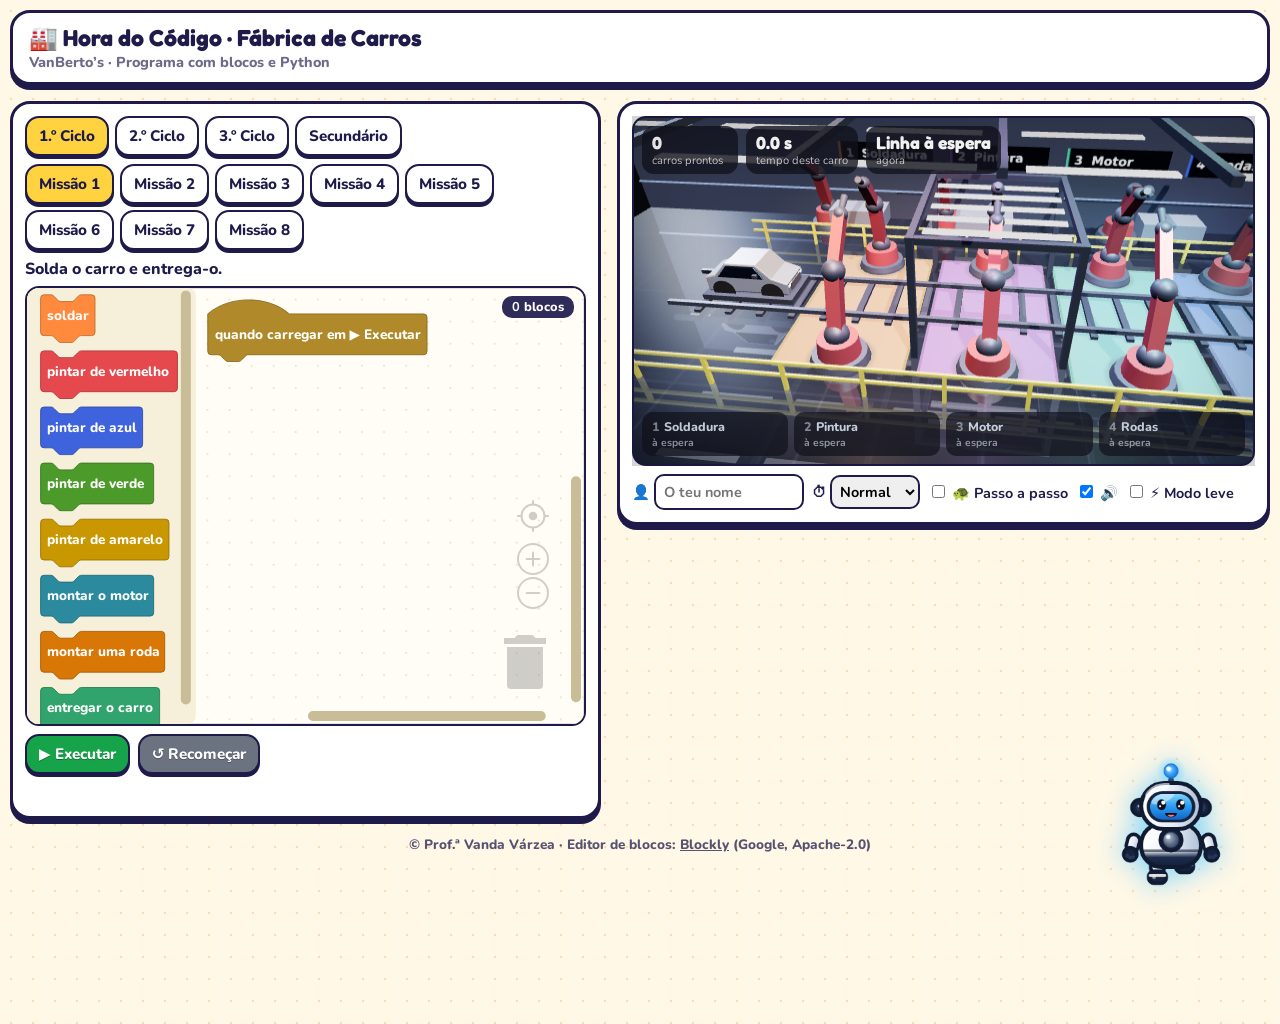
<file: Hora_do_Codigo_v6/blocos/fabrica.html>
<!DOCTYPE html>
<html lang="pt-PT">
<head>
<meta charset="utf-8">
<meta name="viewport" content="width=device-width, initial-scale=1, viewport-fit=cover">
<meta name="theme-color" content="#fff8e7"><title>Hora do Código · Fábrica de Carros</title>
<link rel="preconnect" href="https://fonts.googleapis.com"><link rel="preconnect" href="https://fonts.gstatic.com" crossorigin><link href="https://fonts.googleapis.com/css2?family=Fredoka:wght@500;700&family=Nunito:wght@600;800&display=swap" rel="stylesheet">
<style>
:root{--ink:#1e1b4b;--sun:#ffd23f;--coral:#ff6b6b;--mint:#2ee6a6;--sky:#4cc9f0;--grape:#7c3aed;--cream:#fff8e7;color-scheme:light;box-sizing:border-box;padding-top:env(safe-area-inset-top,0px);padding-bottom:env(safe-area-inset-bottom,0px)}
html{scroll-padding-top:env(safe-area-inset-top,0px)}
*{box-sizing:border-box}
body{margin:0;background-color:var(--cream);background-image:radial-gradient(rgba(255,150,60,.30) 1.4px,transparent 1.6px);background-size:22px 22px;color:var(--ink);font-family:'Nunito','Nunito Sans',system-ui,-apple-system,'Segoe UI',Roboto,sans-serif;padding:10px 10px 170px;-webkit-tap-highlight-color:transparent;touch-action:manipulation}
.w{max-width:920px;margin:0 auto}
header{background:#fff;border:3px solid var(--ink);border-radius:20px;box-shadow:0 5px 0 var(--ink);padding:10px 16px;margin-bottom:16px}
h1{font-family:'Fredoka','Nunito',sans-serif;font-size:1.45rem;margin:0;color:var(--ink);font-weight:700}
.sub{font-weight:800;opacity:.65;font-size:.9rem}
.card{background:#fff;border:3px solid var(--ink);border-radius:20px;box-shadow:0 5px 0 var(--ink);padding:12px;margin-bottom:16px}
canvas#cv{width:100%;aspect-ratio:16/9;display:block;border-radius:14px;background:#1b1f33;border:2.5px solid var(--ink)}
button{font:800 .95rem 'Nunito',system-ui,sans-serif;cursor:pointer;border:2.5px solid var(--ink);border-radius:14px;box-shadow:0 3px 0 var(--ink);padding:8px 12px;color:var(--ink);background:#fff;transition:transform .08s,box-shadow .08s}
button:active{transform:translateY(3px);box-shadow:0 0 0 var(--ink)}
button[style*="background"],#go,#clr,#pyb{color:#fff;text-shadow:0 1px 0 rgba(0,0,0,.3)}
#go{background:#16a34a}#clr{background:#6b7280}#pyb{background:#3776ab}
.lv{display:flex;gap:6px;flex-wrap:wrap;align-items:center;margin-bottom:8px}
.lvb.on{background:var(--sun)}
#mis{font-weight:800;margin:6px 0}
.pal{display:flex;flex-wrap:wrap;gap:6px;margin-bottom:8px}
#prog{min-height:64px;display:flex;flex-direction:column;gap:4px;border:2.5px dashed #b9ad8a;border-radius:14px;padding:8px;background:#fffdf5}
.chip{display:inline-flex;align-items:center;gap:8px;align-self:flex-start;padding:6px 10px;border-radius:10px;border:2px solid var(--ink);color:#fff;text-shadow:0 1px 0 rgba(0,0,0,.3);font-weight:800;cursor:pointer}
.chip b{background:rgba(0,0,0,.28);border-radius:6px;padding:0 6px}
.chip.run{outline:3px solid var(--sun);outline-offset:2px}
.chip.sel{outline:3px dashed var(--ink);outline-offset:2px}
.row{display:flex;gap:8px;flex-wrap:wrap;margin-top:8px;align-items:center}
#msg{margin-top:8px;font-weight:800;min-height:1.4em}
#pyw{display:none}
#py{width:100%;margin-top:8px;padding:10px;border-radius:12px;background:#0f1424;color:#9be28f;font-family:ui-monospace,Consolas,monospace;border:2.5px solid var(--ink);resize:vertical}
label{font-size:.9rem;font-weight:700}
#nm{font:inherit;padding:6px 8px;border:2.5px solid var(--ink);border-radius:10px;width:150px}
select{font:inherit;border:2.5px solid var(--ink);border-radius:10px;padding:4px}
footer{text-align:center;font-size:.85rem;font-weight:800;opacity:.75;margin-top:6px}
#fixed-robot-wrap{position:fixed;bottom:calc(14px + env(safe-area-inset-bottom,0px));right:14px;z-index:30;display:flex;flex-direction:column;align-items:center;pointer-events:none}
#fixed-robot-wrap .fixed-bubble{pointer-events:auto;position:relative;z-index:2;margin-bottom:12px;max-width:190px;min-width:120px;text-align:center;background:linear-gradient(135deg,#eef2ff,#fff);border:2.5px solid #4f46e5;border-radius:16px;padding:8px 12px;box-shadow:3px 3px 0 rgba(30,27,75,.85);font-family:'Nunito',sans-serif;font-weight:800;font-size:.85rem;color:#1e1b4b;opacity:0;transform:translateY(6px) scale(.9);transition:opacity .35s,transform .35s cubic-bezier(.34,1.56,.64,1)}
#fixed-robot-wrap .fixed-bubble.show{opacity:1;transform:none}
#fixed-robot-wrap .fixed-bubble::after{content:"";position:absolute;bottom:-13px;right:34px;border-left:9px solid transparent;border-right:9px solid transparent;border-top:13px solid #4f46e5}
#fixed-robot-wrap .fixed-bubble::before{content:"";position:absolute;bottom:-9px;right:36px;border-left:7px solid transparent;border-right:7px solid transparent;border-top:10px solid #eef2ff;z-index:1}
#fixed-robot-wrap .fixed-robot{pointer-events:auto;cursor:pointer;width:130px;height:130px;display:block;position:relative;z-index:1;animation:fixedVbFloat 3.2s ease-in-out infinite;filter:drop-shadow(0 0 14px #7dd3fc)}
#fixed-robot-wrap .fixed-robot.bounce{animation:fixedVbJump .7s ease}
@keyframes fixedVbFloat{0%,100%{transform:translateY(0)}50%{transform:translateY(-12px)}}
@keyframes fixedVbJump{0%{transform:translateY(0)}35%{transform:translateY(-26px) scale(1.05)}70%{transform:translateY(0) scale(.97)}100%{transform:translateY(0)}}
@media(max-width:480px){#fixed-robot-wrap .fixed-robot{width:84px;height:84px}#fixed-robot-wrap{bottom:8px;right:8px}#fixed-robot-wrap .fixed-bubble{max-width:150px;font-size:.78rem}}
.stage{position:relative}.stage::after{content:"";position:absolute;inset:0;pointer-events:none;border-radius:inherit;box-shadow:inset 0 0 80px rgba(0,0,0,.24)}#hud{position:absolute;top:10px;left:10px;right:10px;display:flex;gap:8px;pointer-events:none}#hud div{background:rgba(18,20,30,.78);color:#fff;border-radius:12px;padding:6px 10px;display:flex;flex-direction:column;min-width:96px}#hud b{font:700 1.1rem 'Fredoka',sans-serif}#hud span{font-size:.7rem;opacity:.75}#stl{position:absolute;left:10px;right:10px;bottom:10px;display:flex;gap:6px;pointer-events:none}#stl .s{flex:1;background:rgba(18,20,30,.72);color:#cbd5e1;border-radius:10px;padding:4px 8px;font-weight:800;font-size:.78rem;border:2px solid transparent}#stl .s i{font-style:normal;opacity:.6;margin-right:2px}#stl .s small{display:block;font-weight:700;opacity:.7}#stl .s.on{border-color:#ffd23f;color:#fff}#stl .s.ok{color:#2ee6a6}@media(max-width:560px){#hud div{min-width:0;padding:4px 6px}#hud b{font-size:.85rem}#hud span{font-size:.6rem}#stl .s{font-size:.62rem;padding:3px 5px}#stl .s small{display:none}}

/* ── editor de blocos (Blockly) + disposição em duas colunas ── */
.w{max-width:1260px}
.game{display:grid;grid-template-columns:1fr;gap:16px;margin-bottom:16px}
.game>.card{margin-bottom:0}
@media(min-width:1000px){.game{grid-template-columns:minmax(420px,.95fr) 1.05fr;align-items:start}.game>.stg{order:2;position:sticky;top:10px}.game>.ed{order:1}}
@media(max-width:999px){.game>.stg{order:1}.game>.ed{order:2}}
.bwrap{position:relative}
#bw{height:440px;border:2.5px solid var(--ink);border-radius:14px;overflow:hidden;background:#fffdf5}
@media(max-width:600px){#bw{height:380px}}
#bw.vb-locked::after{content:"";position:absolute;inset:0;z-index:50;cursor:progress}
.bcount{position:absolute;top:10px;right:12px;z-index:6;background:rgba(30,27,75,.92);color:#fff;border-radius:10px;padding:2px 10px;font-weight:800;font-size:.8rem;pointer-events:none}
.vb-run .blocklyPath{stroke:#ffd23f!important;stroke-width:5px!important;filter:drop-shadow(0 0 9px #ffd23f) brightness(1.12)}
.blocklyText{font-family:Nunito,'Nunito Sans',system-ui,sans-serif!important}
#pyw{display:none;margin-top:10px}
.pyhd{display:flex;justify-content:space-between;align-items:center;gap:8px}
#pyv{margin-top:8px;padding:8px 0;border-radius:12px;background:#0f1424;color:#e8ecff;font:600 .86rem/1.6 ui-monospace,Consolas,monospace;border:2.5px solid var(--ink);overflow:auto;max-height:240px}
.pl{display:block;white-space:pre;padding-right:12px}
.pl i{display:inline-block;width:2.4em;text-align:right;margin-right:12px;opacity:.4;font-style:normal}
.pl.on{background:rgba(110,220,130,.30);box-shadow:inset 4px 0 #6ee082}
.kw{color:#ff9ac1}.st{color:#a5e075}.fn{color:#7cc4ff}.nu{color:#ffcf6b}
#py{display:none;width:100%;margin-top:8px;padding:10px;border-radius:12px;background:#0f1424;color:#9be28f;font-family:ui-monospace,Consolas,monospace;border:2.5px solid var(--ink);resize:vertical}
#pyeb{display:none}
.pynote{display:block;margin-top:6px;opacity:.7;font-weight:700}
</style>
</head>
<body>
<div class="w">
<header><h1>🏭 Hora do Código · Fábrica de Carros</h1><div class="sub">VanBerto’s · Programa com blocos e Python</div></header>
<div class="game">
<div class="card ed">
<div class="lv" id="cys"></div>
<div class="lv" id="lvs"></div>
<div id="mis"></div>
<div class="bwrap"><div id="bw"></div><div class="bcount"><b id="bc">0</b> blocos</div></div>
<div class="row">
<button id="go">▶ Executar</button>
<button id="clr">↺ Recomeçar</button>
<button id="pyb">🐍 Python</button>
</div>
<div id="msg"></div>
<div id="pyw"><div class="pyhd"><b>🐍 O mesmo programa em Python</b><button id="pye">✏️ Editar</button></div>
<div id="pyv" aria-live="off"></div>
<textarea id="py" rows="6" spellcheck="false"></textarea>
<div class="row" id="pyeb"><button id="pya" style="background:#3776ab">⬆ Usar este código</button></div>
<small class="pynote">Cada linha corresponde a um bloco. Enquanto o bloco trabalha, a linha de código que está a correr fica acesa.</small></div>
</div>
<div class="card stg">
<div class="stage"><canvas id="cv" width="640" height="360"></canvas><div id="hud"><div><b id="h-done">0</b><span>carros prontos</span></div><div><b id="h-t">0.0 s</b><span>tempo deste carro</span></div><div><b id="h-st">Linha à espera</b><span>agora</span></div></div><div id="stl"><div class="s"><i>1</i> Soldadura<small>à espera</small></div><div class="s"><i>2</i> Pintura<small>à espera</small></div><div class="s"><i>3</i> Motor<small>à espera</small></div><div class="s"><i>4</i> Rodas<small>à espera</small></div></div></div>
<div class="row"><label>👤 <input id="nm" type="text" placeholder="O teu nome"></label><label>⏱ <select id="sp"><option value="0.6">Devagar</option><option value="1" selected>Normal</option><option value="2">Rápido</option></select></label><label><input type="checkbox" id="stp"> 🐢 Passo a passo</label><label><input type="checkbox" id="snd" checked> 🔊</label><label><input type="checkbox" id="lt"> ⚡ Modo leve</label></div>
</div>
</div>
<footer>© Prof.ª Vanda Várzea · Editor de blocos: <a href="https://developers.google.com/blockly" target="_blank" rel="noopener" style="color:inherit">Blockly</a> (Google, Apache-2.0)</footer>
</div>

<div id="fixed-robot-wrap"><div class="fixed-bubble" id="fixedRobotBubble" role="status" aria-live="polite">Olá! 😊</div><canvas class="fixed-robot" id="fixed-robot-cv" width="192" height="192" role="button" tabindex="0" aria-label="Robô VanBerto's — clica para falar"></canvas></div>

<div id="cert" style="display:none;position:fixed;inset:0;background:rgba(0,0,0,.6);z-index:20;padding:12px;overflow:auto"><div class="card" style="max-width:700px;margin:0 auto"><img id="cimg" alt="Certificado" style="width:100%"><div class="row"><button id="cdl" style="background:#30a46c">⬇ Guardar PNG</button><button id="cpr" style="background:#3776ab">🖨️ Imprimir</button><button id="cx" style="background:#6b7280">Fechar</button></div></div></div>
<script src="vb-core.js"></script>
<script src="vb-solucoes.js"></script>
<script src="blockly_compressed.js"></script>
<script src="blockly-msg-pt.js"></script>
<script src="vb-editor.js"></script>
<script src="three.min.js"></script>
<script src="vb-gfx.js"></script>
<script>
const $=s=>document.querySelector(s);
const NAME={S:'🔥 soldar',R:'🎨 pintar vermelho',B:'🎨 pintar azul',G:'🎨 pintar verde',Y:'🎨 pintar amarelo',ifB:'🔀 se encomenda azul',ifR:'🔀 se encomenda vermelha',else:'↔ senão',X:'🔧 retocar a pintura',ifD:'🔀 se houver defeito',wh:'🔄 enquanto faltar soldar',M:'🔧 montar o motor',W:'🛞 montar uma roda',E:'📦 entregar',rep:'🔁 repetir',end:'fim'};
const COL={S:'#ff8a3d',R:'#e5484d',B:'#3e63dd',G:'#4c9a2a',Y:'#d4a000',ifB:'#2b8a9e',ifR:'#2b8a9e',else:'#4aa8bb',X:'#9333ea',ifD:'#2b8a9e',wh:'#c2410c',M:'#2b8a9e',W:'#d97706',E:'#30a46c',rep:'#8e4ec6',end:'#a98bd8'};
const PY={S:'soldar()',R:'pintar("vermelho")',B:'pintar("azul")',G:'pintar("verde")',Y:'pintar("amarelo")',ifB:'if encomenda == "azul":',ifR:'if encomenda == "vermelha":',wh:'while faltam_pecas():',X:'retocar()',ifD:'if tem_defeito():',M:'montar_motor()',W:'montar_roda()',E:'entregar()'};
const x=(n,k)=>Array(n).fill(k);
const ALL=['S','R','B','G','Y','M','W','E','rep'];
const CY=[
{n:'1.º Ciclo',b:['S','R','B','G','Y','M','W','E'],py:0,lv:[
 {t:'Solda o carro e entrega-o.',g:['S','E']},
 {t:'Solda, pinta de vermelho e entrega.',g:['S','R','E']},
 {t:'Solda, pinta de azul e entrega.',g:['S','B','E']},
 {t:'Solda e pinta o carro da cor que quiseres. Depois entrega!',g:['S','P','E'],free:true},
 {t:'Faz o carro: solda, pinta de vermelho, monta o motor e entrega.',g:['S','R','M','E']},
 {t:'Faz um carro verde com motor: solda, pinta de verde, monta o motor e entrega.',g:['S','G','M','E']},
 {t:'Solda, pinta de amarelo e entrega.',g:['S','Y','E']},
 {t:'Solda, monta o motor e entrega (sem pintar).',g:['S','M','E']}]},
{n:'2.º Ciclo',b:ALL,py:0,lv:[
 {t:'Solda 3 vezes, pinta de vermelho e entrega. Dica: usa o repetir!',g:[...x(3,'S'),'R','E']},
 {t:'Solda 4 vezes, pinta de azul e entrega.',g:[...x(4,'S'),'B','E']},
 {t:'Solda 2 vezes, pinta de vermelho, solda mais 2 vezes e entrega.',g:['S','S','R','S','S','E']},
 {t:'Solda 3 vezes, pinta da cor que quiseres e entrega.',g:[...x(3,'S'),'P','E'],free:true},
 {t:'Carro completo! Solda, pinta de vermelho, monta o motor, monta as 4 rodas (usa o repetir!) e entrega.',g:['S','R','M',...x(4,'W'),'E']},
 {t:'Carro amarelo completo: solda 2 vezes, pinta de amarelo, monta o motor, monta as 4 rodas e entrega.',g:['S','S','Y','M',...x(4,'W'),'E']},
 {t:'🐞 Encontra o erro! Era para soldar 3 vezes, pintar de vermelho e entregar, mas o programa tem um erro. Corrige-o!',pre:[{k:'rep',n:3},{k:'S'},{k:'end'},{k:'B'},{k:'E'}],g:[...x(3,'S'),'R','E']},
 {t:'Solda 2 vezes, pinta de verde, monta as 4 rodas e entrega.',g:['S','S','G',...x(4,'W'),'E']},
 {t:'🐞 Encontra o erro! Era para montar as 4 rodas, mas o programa só monta 3. Corrige-o!',pre:[{k:'S'},{k:'R'},{k:'M'},{k:'rep',n:3},{k:'W'},{k:'end'},{k:'E'}],g:['S','R','M',...x(4,'W'),'E']}]},
{n:'3.º Ciclo',b:ALL,py:1,lv:[
 {t:'Solda 5 vezes, pinta de azul e entrega.',g:[...x(5,'S'),'B','E']},
 {t:'Repete 3 vezes: soldar e pintar de vermelho. Depois entrega.',g:['S','R','S','R','S','R','E']},
 {t:'Solda 3 vezes, pinta de vermelho, solda 3 vezes, pinta de azul e entrega.',g:[...x(3,'S'),'R',...x(3,'S'),'B','E']},
 {t:'Carro azul completo: solda 2 vezes, pinta de azul, monta o motor, monta as 4 rodas e entrega.',g:['S','S','B','M',...x(4,'W'),'E']},
 {t:'Repete 3 vezes: soldar e pintar de verde. Depois monta o motor, as 4 rodas e entrega.',g:['S','G','S','G','S','G','M',...x(4,'W'),'E']},
 {t:'Repete 4 vezes: soldar e pintar de amarelo. Depois monta o motor e entrega.',g:['S','Y','S','Y','S','Y','S','Y','M','E']},
 {t:'Carro completo: solda 3 vezes, pinta de azul, monta o motor, as 4 rodas e entrega.',g:[...x(3,'S'),'B','M',...x(4,'W'),'E']}]},
{n:'Secundário',b:[...ALL,'ifB','ifR','else','wh','ifD','X'],py:2,lv:[
 {t:'Repete 2 vezes: soldar, soldar e pintar de vermelho. Depois entrega.',max:5,g:['S','S','R','S','S','R','E']},
 {t:'Solda 12 vezes e entrega. Dica: repetir dentro de repetir!',max:4,g:[...x(12,'S'),'E']},
 {t:'Repete 2 vezes: soldar 4 vezes e pintar de vermelho. Depois entrega.',max:5,g:[...x(4,'S'),'R',...x(4,'S'),'R','E']},
 {t:'Cada carro chega com um número diferente de peças por soldar. Usa «enquanto» para soldar todas, pinta de vermelho e entrega.',max:4,tests:[{pecas:2},{pecas:3},{pecas:5}],x:e=>[...x(e.pecas,'S'),'R','E']},
 {t:'A encomenda pode ser azul ou vermelha. Solda 1 vez, pinta da cor da encomenda (usa «se» e «senão») e entrega.',max:7,tests:[{cor:'B'},{cor:'R'}],x:e=>['S',e.cor,'E']},
 {t:'Cada carro chega com peças por soldar. Solda todas (usa «enquanto»), pinta de azul, monta o motor, as 4 rodas e entrega.',max:8,tests:[{pecas:1},{pecas:4},{pecas:5}],x:e=>[...x(e.pecas,'S'),'B','M',...x(4,'W'),'E']},
 {t:'A encomenda pode ser azul ou vermelha. Solda 1 vez, pinta da cor da encomenda, monta o motor, as 4 rodas e entrega.',max:10,tests:[{cor:'B'},{cor:'R'}],x:e=>['S',e.cor,'M',...x(4,'W'),'E']},
 {t:'🔍 Controlo de qualidade! Solda, pinta de vermelho e, SE o carro tiver defeito, retoca a pintura. Depois entrega.',max:6,tests:[{defeito:true},{defeito:false}],x:e=>['S','R',...(e.defeito?['X']:[]),'E']},
 {t:'A encomenda pode ser azul ou vermelha. Solda 1 vez; se for azul, pinta de azul e monta o motor; senão, pinta de vermelho. Entrega no fim.',max:8,tests:[{cor:'B'},{cor:'R'}],x:e=>e.cor==='B'?['S','B','M','E']:['S','R','E']},
 {t:'Controlo de qualidade e encomenda! Solda, pinta da cor da encomenda, SE o carro tiver defeito retoca, monta o motor e entrega.',max:10,tests:[{cor:'B',defeito:true},{cor:'R',defeito:false},{cor:'B',defeito:false}],x:e=>['S',e.cor,...(e.defeito?['X']:[]),'M','E']}]}
];
const FAILS={};let cy=0,LV=CY[0].lv,lv=0,prog=[],sel=-1,SPD=1,running=false,light=false;

/* ---------- 3D ---------- */
const cv=$('#cv');
const R=new THREE.WebGLRenderer({canvas:cv,antialias:true});
R.outputEncoding=THREE.sRGBEncoding;R.toneMapping=THREE.ACESFilmicToneMapping;R.toneMappingExposure=1.0;
R.shadowMap.enabled=true;R.shadowMap.type=THREE.PCFSoftShadowMap;
const S=new THREE.Scene();S.background=new THREE.Color(0x07080d);S.fog=new THREE.Fog(0x07080d,22,46);
const cam=new THREE.PerspectiveCamera(42,16/9,.1,90);
S.add(new THREE.HemisphereLight(0x9db4ff,0x14161f,.22));
const dl=new THREE.DirectionalLight(0xdfe8ff,.95);const rim=new THREE.DirectionalLight(0x7aa2ff,.55);rim.position.set(-7,6,-9);S.add(rim);dl.position.set(4,12,7);dl.castShadow=true;dl.shadow.mapSize.set(2048,1024);dl.shadow.normalBias=.03;
Object.assign(dl.shadow.camera,{left:-16,right:16,top:8,bottom:-8,near:1,far:34});dl.shadow.camera.updateProjectionMatrix();S.add(dl);
const M=(c,r,m,e)=>new THREE.MeshStandardMaterial({color:c,roughness:r==null?.6:r,metalness:m==null?.1:m,emissive:e||0,envMapIntensity:.9});
function box(w,h,d,mat,x,y,z,p){const m=new THREE.Mesh(new THREE.BoxGeometry(w,h,d),mat);m.position.set(x,y,z);m.castShadow=m.receiveShadow=true;(p||S).add(m);return m}
function cyl(r1,r2,h,mat,p){const m=new THREE.Mesh(new THREE.CylinderGeometry(r1,r2,h,20),mat);m.castShadow=true;(p||S).add(m);return m}
function ball(r,mat,p){const m=new THREE.Mesh(new THREE.SphereGeometry(r,16,12),mat);m.castShadow=true;p.add(m);return m}
const steel=M(0x30343f,.45,.7),red=M(0xd62828,.35,.5),dark=M(0x15171d,.6,.4),yel=M(0xf5c518,.5,.1);
const glowW=new THREE.MeshBasicMaterial({color:0xffffff});
VBG.env(R,S,{top:'#1b2744',mid:'#33405e',bottom:'#07080d',panelI:4});

/* fábrica: chão com painéis, parede, luzes de teto, calhas */
function floorTex(){const c=document.createElement('canvas');c.width=c.height=256;const g=c.getContext('2d');g.fillStyle='#23262f';g.fillRect(0,0,256,256);g.strokeStyle='#343845';g.lineWidth=3;g.strokeRect(1,1,254,254);g.fillStyle='rgba(255,255,255,.04)';for(let i=0;i<70;i++)g.fillRect(Math.random()*256,Math.random()*256,3,3);const t=new THREE.CanvasTexture(c);t.wrapS=t.wrapT=THREE.RepeatWrapping;t.repeat.set(10,5);t.encoding=THREE.sRGBEncoding;return t}
const FLOOR=box(40,.3,20,new THREE.MeshStandardMaterial({map:floorTex(),roughness:.34,metalness:.28,envMapIntensity:1.1,transparent:true,opacity:.7}),2,-.15,-2);
/* reflexo real no chão: 1.º passe = cena espelhada (chão escondido); 2.º passe = cena normal com o chão semitransparente. Desligado no Modo leve. */
function drawScene(){
 if(light){FLOOR.material.opacity=1;R.render(S,cam);return}
 FLOOR.material.opacity=.7;
 const bg=S.background;FLOOR.visible=false;S.scale.y=-1;S.updateMatrixWorld(true);R.render(S,cam);
 S.scale.y=1;FLOOR.visible=true;S.updateMatrixWorld(true);
 S.background=null;R.autoClear=false;R.clearDepth();R.render(S,cam);
 S.background=bg;R.autoClear=true}
box(40,9,.3,M(0x161922,.8),2,4.2,-6.8);
box(40,.06,.08,new THREE.MeshBasicMaterial({color:0x3e63dd}),2,1.3,-6.6);
box(40,.06,.08,new THREE.MeshBasicMaterial({color:0xff8a3d}),2,6.2,-6.6);
for(let x=-12;x<=14;x+=4)for(const z of[-3.2,-.4,2.4]){const l=new THREE.Mesh(new THREE.BoxGeometry(3,.06,.3),glowW);l.position.set(x,5.4,z);S.add(l)}
for(let x=-12;x<=14;x+=4)box(.2,.2,8,dark,x+2,5.7,-.4);
box(26,.14,.14,steel,1,.3,-.95);box(26,.14,.14,steel,1,.3,.95);
for(let x=-11;x<=13;x+=1)box(.2,.1,2.3,dark,x,.15,0);
/* estações: piso colorido, sinais, projetores */
const STN=['Soldadura','Pintura','Motor','Rodas'],SX=[-6,-2,2,6],SC=[0xff8a3d,0x8e4ec6,0x2fb88f,0x3e63dd],SH=['#ff8a3d','#8e4ec6','#2fb88f','#3e63dd'];
const spots=[];
function sign(t,n,x,hex){const c=document.createElement('canvas');c.width=512;c.height=128;const g=c.getContext('2d');g.fillStyle='rgba(15,17,24,.92)';g.fillRect(0,0,512,128);g.fillStyle=hex;g.fillRect(0,0,14,128);g.fillStyle='#fff';g.font='bold 62px system-ui,sans-serif';g.textBaseline='middle';g.fillText(n+'  '+t,40,66);const tx=new THREE.CanvasTexture(c);tx.encoding=THREE.sRGBEncoding;const m=new THREE.Mesh(new THREE.PlaneGeometry(3.4,.85),new THREE.MeshBasicMaterial({map:tx}));m.position.set(x,3.6,-4.2);S.add(m)}
SX.forEach((x,i)=>{
 const col=new THREE.Color(SC[i]);
 box(3.6,.03,6,M(col.clone().multiplyScalar(.45),.6,.1,col.clone().multiplyScalar(.12)),x,.02,0);
 for(const z of[-3,3])box(3.6,.04,.07,new THREE.MeshBasicMaterial({color:SC[i]}),x,.05,z);
 for(const dx of[-1.8,1.8])box(.07,.04,6,new THREE.MeshBasicMaterial({color:SC[i]}),x+dx,.05,0);
 sign(STN[i],i+1,x,SH[i]);
 const sp=new THREE.SpotLight(SC[i],2.4,20,.75,.5);sp.position.set(x,9,2);sp.target.position.set(x,0,0);S.add(sp,sp.target);spots.push(sp);
});
/* cabine de pintura */
for(const sx of[-1,1])for(const sz of[-1,1])box(.18,3.6,.18,dark,-2+sx*2,1.8,sz*2.3);
for(const sz of[-1,1])box(4.2,.18,.18,dark,-2,3.6,sz*2.3);
for(const sx of[-1,1])box(.18,.18,4.6,dark,-2+sx*2,3.6,0);
for(let i=0;i<5;i++){const b=new THREE.Mesh(new THREE.BoxGeometry(3.6,.05,.26),glowW);b.position.set(-2,3.5,-1.6+i*.8);S.add(b)}
/* guardas amarelas */
for(const z of[-3.9,3.9]){for(let x=-11;x<=13;x+=2)box(.1,.9,.1,yel,x,.45,z);box(25,.08,.08,yel,1,.9,z);box(25,.08,.08,yel,1,.5,z)}

/* carro: perfil extrudido com chanfro, vidros, rodas (só aparecem na estação 4) */
const car=new THREE.Group();S.add(car);VBG.blob(car,0,.02,0,3.4,1.8,.5);
const bodyMat=new THREE.MeshPhysicalMaterial({color:0x8d94a0,roughness:.4,metalness:.5,clearcoat:1,clearcoatRoughness:.12});
function prof(pts,d,mat){const sh=new THREE.Shape();pts.forEach((p,i)=>i?sh.lineTo(p[0],p[1]):sh.moveTo(p[0],p[1]));const g=new THREE.ExtrudeGeometry(sh,{depth:d,bevelEnabled:true,bevelThickness:.04,bevelSize:.04,bevelSegments:2});g.translate(0,0,-d/2);const m=new THREE.Mesh(g,mat);m.castShadow=true;car.add(m)}
prof([[-1.25,.3],[1.25,.3],[1.28,.62],[.8,.78],[.4,1.22],[-.55,1.22],[-.95,.8],[-1.25,.72]],1.05,bodyMat);
prof([[.55,.82],[.34,1.17],[-.5,1.17],[-.82,.82]],1.14,M(0x0e1824,.1,.9));
box(2.9,.18,1.5,dark,0,.12,0,car);
for(const x of[-.78,.78])for(const z of[-.6,.6]){const a=cyl(.36,.36,.02,M(0x050505,.9,0),car);a.rotation.x=Math.PI/2;a.position.set(x,.3,z>0?.585:-.585)}
for(const z of[-.38,.38]){box(.06,.1,.28,M(0xffffee,.3,0,0xffffcc),1.3,.55,z,car);box(.06,.1,.28,M(0xaa1111,.4,0,0xaa1111),-1.3,.58,z,car)}
for(const z of[-.68,.68])box(.14,.1,.1,dark,.4,.95,z,car);
const grille=box(.06,.24,.7,M(0x222222,.5,.2),1.32,.46,0,car);
const wheels=[];
for(const x of[-.78,.78])for(const z of[-.62,.62]){const w=new THREE.Group();w.position.set(x,.3,z);car.add(w);const t=cyl(.31,.31,.24,M(0x111111,.9,0),w);t.rotation.x=Math.PI/2;const r=cyl(.18,.18,.26,M(0xc5cad6,.3,.9),w);r.rotation.x=Math.PI/2;wheels.push(w)}
const engine=box(.9,.5,.7,M(0x3a3f4a,.4,.8,0x0a2a55),0,3,0);engine.visible=false;

/* braços robóticos de 3 articulações */
const REST=[.25,.5,.3],WORK=[.9,.9,.5];
function poseArms(arms,k){arms.forEach(a=>{a.p1.rotation.x=lerp(REST[0],WORK[0],k);a.p2.rotation.x=lerp(REST[1],WORK[1],k);a.p3.rotation.x=lerp(REST[2],WORK[2],k)})}
function arm(x,z,flip,k){
 VBG.blob(S,x,.03,z,2.0,2.0,.55);
 const g=new THREE.Group();g.position.set(x,0,z);if(flip)g.rotation.y=Math.PI;S.add(g);
 cyl(.75,.85,.25,steel,g).position.y=.125;cyl(.55,.6,.5,red,g).position.y=.5;
 const p1=new THREE.Group();p1.position.y=.85;g.add(p1);ball(.34,steel,p1);box(.38,1.7,.38,red,0,.85,0,p1);
 const p2=new THREE.Group();p2.position.y=1.75;p1.add(p2);ball(.3,steel,p2);box(.3,1.5,.3,red,0,.75,0,p2);
 const p3=new THREE.Group();p3.position.y=1.5;p2.add(p3);ball(.2,steel,p3);cyl(.1,.07,.55,steel,p3).position.y=.3;
 const tip=new THREE.Object3D();tip.position.y=.62;p3.add(tip);
 const a={p1,p2,p3,tip};poseArms([a],k||0);return a;
}
const ST=SX.map(x=>({x,arms:[arm(x,-2.6,false),arm(x,2.6,true)]}));
[-9,-4,3,9].forEach((x,i)=>{arm(x,-5.8,false,.2+i*.12);box(2.2,.7,1.1,M(0x7c828f,.5,.5),x+1.6,.9,-5)});

/* etiqueta da encomenda e peças por soldar (missões do Secundário) */
let ENV=null;
const tag=new THREE.Group();tag.position.set(-.1,1.55,0);car.add(tag);
const flag=box(.5,.3,.05,M(0xe5484d),0,.25,0,tag);box(.04,.5,.04,steel,0,0,0,tag);
const pcs=new THREE.Group();pcs.position.set(-.55,1.35,0);car.add(pcs);
for(let i=0;i<5;i++)box(.18,.18,.18,M(0x9aa3b8,.4,.8),i*.22,0,0,pcs);
function showEnv(e){ENV=e;tag.visible=!!(e&&e.cor);if(e&&e.cor)flag.material.color.set(e.cor==='B'?0x3e63dd:0xe5484d);pcs.children.forEach((c,i)=>c.visible=!!(e&&e.pecas!=null&&i<e.pecas))}

/* faíscas e tinta */
const NP=90,pg=new THREE.BufferGeometry(),pp=new Float32Array(NP*3),pv=new Float32Array(NP*3),pl=new Float32Array(NP);
for(let j=0;j<NP;j++)pp[j*3+1]=-10;
pg.setAttribute('position',new THREE.BufferAttribute(pp,3));
const pm=new THREE.PointsMaterial({size:.26,map:VBG.dot(),color:0xffd34d,transparent:true,blending:THREE.AdditiveBlending,depthWrite:false});
const pts=new THREE.Points(pg,pm);pts.frustumCulled=false;S.add(pts);
const tl=new THREE.PointLight(0xffa040,0,8);S.add(tl);const tv=new THREE.Vector3();
function emit(v,n,spray){for(let c=0;c<n;c++){const j=pl.findIndex(l=>l<=0);if(j<0)return;pl[j]=spray?.5:.7;pp[j*3]=v.x;pp[j*3+1]=v.y;pp[j*3+2]=v.z;const s=spray?1.2:3.2;pv[j*3]=(Math.random()-.5)*s;pv[j*3+1]=spray?-.8+Math.random()*.5:Math.random()*3;pv[j*3+2]=(Math.random()-.5)*s}}
function stepP(dt){for(let j=0;j<NP;j++){if(pl[j]>0){pl[j]-=dt;pv[j*3+1]-=9*dt;for(let a=0;a<3;a++)pp[j*3+a]+=pv[j*3+a]*dt;if(pp[j*3+1]<.2){pp[j*3+1]=.2;pv[j*3+1]*=-.3}}else pp[j*3+1]=-10}pg.attributes.position.needsUpdate=true}

/* painel de informação (HUD) */
const stEls=()=>document.querySelectorAll('#stl .s');
function setSt(i,st){const e=stEls()[i];if(!e)return;e.className='s'+(st==='on'?' on':st==='ok'?' ok':'');e.querySelector('small').textContent=st==='on'?'a trabalhar':st==='ok'?'feito':'à espera'}
const hudState=t=>{$('#h-st').textContent=t};
let tI=null,t0=0,done=0;
function tStart(){t0=performance.now();clearInterval(tI);tI=setInterval(()=>{$('#h-t').textContent=((performance.now()-t0)/1000).toFixed(1)+' s'},100)}
function tStop(){clearInterval(tI)}
function reset(){car.position.set(-9.5,.3,0);bodyMat.color.set(0x8d94a0);car.visible=true;wheels.forEach(w=>{w.visible=false;w.position.y=.3});engine.visible=false;grille.material.emissive.set(0);showEnv(null);tStop();stEls().forEach((_,i)=>setSt(i,'wait'));hudState('Linha à espera');$('#h-t').textContent='0.0 s'}
reset();

function size(){const w=cv.clientWidth||640;R.setPixelRatio(light?.5:Math.min(window.devicePixelRatio||1,2));R.setSize(w,w*9/16,false)}
function setLight(v,auto){light=v;$('#lt').checked=v;R.shadowMap.enabled=!v;S.environment=v?null:VBG.envTex;dl.castShadow=!v;spots.forEach(s=>s.intensity=v?0:2.4);S.traverse(o=>{if(o.material)o.material.needsUpdate=true});size();if(auto)say('Fiz o modo leve para ajudar este computador. 😉')}
$('#lt').onchange=e=>setLight(e.target.checked);
addEventListener('resize',size);size();
let last=performance.now(),fr=0,acc=0,camX=-4;
(function loop(){requestAnimationFrame(loop);const n=performance.now(),d=n-last;acc+=d;last=n;
 if(++fr===90&&!light&&acc/90>55)setLight(true,true);
 const tx=Math.max(-5,Math.min(7,car.position.x));camX+=(tx-camX)*.05;
 cam.position.set(camX+2.5,8.4,11.6);cam.lookAt(camX+1.2,.7,0);
 stepP(Math.min(d,50)/1000);drawScene()})();

/* ---------- animação ---------- */
const T=(f,ms)=>new Promise(r=>{const t0=performance.now();(function l(){const k=Math.min(1,(performance.now()-t0)*SPD/ms);f(k);k<1?requestAnimationFrame(l):r()})()});
function lerp(a,b,k){return a+(b-a)*k}
async function goTo(x){const a=car.position.x;if(a===x)return;await T(k=>{const nx=lerp(a,x,k),dx=nx-car.position.x;car.position.x=nx;wheels.forEach(w=>w.rotation.z-=dx/.3)},Math.abs(x-a)*150+80)}
async function work(st,colorHex,mode){
 beep(mode==='paint'?440:880,.6,mode==='paint'?'sine':'sawtooth');
 await T(k=>poseArms(st.arms,k),400);
 pm.color.set(colorHex);tl.color.set(colorHex);
 const from=bodyMat.color.clone(),to=new THREE.Color(colorHex);
 await T(k=>{
  if(!light){st.arms.forEach(a=>{a.tip.getWorldPosition(tv);emit(tv,mode==='paint'?2:4,mode==='paint')});tl.position.set(st.x,1.4,0);tl.intensity=2+Math.random()*3}
  if(mode==='paint')bodyMat.color.copy(from).lerp(to,k);
 },800);
 tl.intensity=0;
 await T(k=>poseArms(st.arms,1-k),400);
}
async function motor(st){
 beep(300,.5,'square');await T(k=>poseArms(st.arms,k),400);
 engine.visible=true;await T(k=>engine.position.set(car.position.x,lerp(3.4,1.05,k),0),700);
 engine.visible=false;grille.material.emissive.set(0xff7a1a);
 await T(k=>poseArms(st.arms,1-k),400);
}
async function wheel(st){
 beep(500,.2);const w=wheels.find(x=>!x.visible);
 await T(k=>poseArms(st.arms,k),300);
 if(w){w.visible=true;await T(k=>w.position.y=lerp(1.6,.3,k*k),350)}
 await T(k=>poseArms(st.arms,1-k),300);
}
async function stn(i,fn){setSt(i,'on');hudState(STN[i]);await goTo(SX[i]);await fn(ST[i]);setSt(i,'ok')}
const paint=(i,c)=>stn(1,st=>work(st,c,'paint'));
const ACT={
 S:async()=>{await stn(0,st=>work(st,0xffd34d,'weld'));if(ENV&&ENV.pecas!=null){const v=pcs.children.filter(c=>c.visible);if(v.length)v[0].visible=false}},
 R:()=>paint(1,0xe5484d),B:()=>paint(1,0x3e63dd),G:()=>paint(1,0x4c9a2a),Y:()=>paint(1,0xf5c518),
 M:()=>stn(2,motor),X:()=>stn(1,st=>work(st,bodyMat.color.getHex(),'weld')),W:()=>stn(3,wheel),
 E:async()=>{hudState('Entrega');await goTo(11.5);beep(660,.15);beep(880,.2,'square',.15);done++;$('#h-done').textContent=done;tStop();hudState('Carro entregue ✅')}
};

/* ---------- blocos ---------- */
const OPEN=['rep','wh','ifB','ifR','ifD'];
function build(){return VB.build(prog,OPEN)}
function run(nodes,env,out){
 for(const nd of nodes){
  if(out.length>60)return;
  const k=nd.t.k;
  if(k==='rep'){for(let j=0;j<nd.t.n;j++)run(nd.b,env,out)}
  else if(k==='wh'){let c=0;while(env&&env.pecas>0&&c++<20)run(nd.b,env,out)}
  else if(k==='ifD'){run(env&&env.defeito?nd.b:(nd.e||[]),env,out)}
  else if(k==='ifB'||k==='ifR'){run(env&&env.cor===(k==='ifB'?'B':'R')?nd.b:(nd.e||[]),env,out)}
  else{out.push({k,i:nd.i});if(k==='S'&&env&&env.pecas>0)env.pecas--}
 }
}
function expand(env){const out=[];run(build(),env,out);return out}
function toPy(){
 let ind=0,o=[],prevOpen=false;
 for(const b of prog){
  if(b.k==='else'){ind=Math.max(0,ind-1);o.push('    '.repeat(ind)+'else:');ind++;prevOpen=true;continue}
  if(b.k==='end'){if(prevOpen)o.push('    '.repeat(ind)+'pass');ind=Math.max(0,ind-1);prevOpen=false;continue}
  const sp='    '.repeat(ind);
  if(b.k==='rep'){o.push(sp+'for i in range('+b.n+'):');ind++;prevOpen=true;continue}
  if(OPEN.includes(b.k)){o.push(sp+PY[b.k]);ind++;prevOpen=true;continue}
  o.push(sp+PY[b.k]);prevOpen=false;
 }
 return o.join('\n')||'# o teu programa aparece aqui';
}
function parsePy(t){
 const out=[];let depth=0;
 const ok=(b,l)=>{if(!CY[cy].b.includes(b.k))throw new Error('Neste ciclo ainda não podes usar: '+l);out.push(b)};
 for(const raw of t.split('\n')){
  const l=raw.trim();if(!l||l[0]==='#')continue;
  const ind=Math.floor((raw.length-raw.trimStart().length)/4);
  if(l==='else:'){
   while(depth>ind+1){out.push({k:'end'});depth--}
   if(depth<1||ind!==depth-1)throw new Error('O «else:» tem de ficar ao nível do «if»');
   ok({k:'else'},l);continue;
  }
  while(depth>ind){out.push({k:'end'});depth--}
  if(l==='pass')continue;
  if(ind>depth)throw new Error('Indentação errada (usa 4 espaços dentro do bloco): '+l);
  let m;
  if(m=l.match(/^for\s+\w+\s+in\s+range\((\d+)\):$/)){const n=+m[1];if(n<1||n>5)throw new Error('range deve ir de 1 a 5');ok({k:'rep',n},l);depth++}
  else if(l==='while faltam_pecas():'){ok({k:'wh'},l);depth++}
  else if(/^if encomenda == ["']azul["']:$/.test(l)){ok({k:'ifB'},l);depth++}
  else if(/^if encomenda == ["']vermelha["']:$/.test(l)){ok({k:'ifR'},l);depth++}
  else if(l==='if tem_defeito():'){ok({k:'ifD'},l);depth++}
  else if(l==='retocar()')ok({k:'X'},l);
  else if(l==='soldar()')ok({k:'S'},l);
  else if(l==='entregar()')ok({k:'E'},l);
  else if(l==='montar_motor()')ok({k:'M'},l);
  else if(l==='montar_roda()')ok({k:'W'},l);
  else if(m=l.match(/^pintar\(["'](vermelho|azul|verde|amarelo)["']\)$/))ok({k:{vermelho:'R',azul:'B',verde:'G',amarelo:'Y'}[m[1]]},l);
  else throw new Error('Não percebi esta linha: '+l);
 }
 while(depth>0){out.push({k:'end'});depth--}
 return out;
}
function clear(){prog=(LV[lv]&&LV[lv].pre)?JSON.parse(JSON.stringify(LV[lv].pre)):[]}
/* ---------- editor de blocos (Blockly) ---------- */
const BL={"S": {"t": "soldar", "c": "#ff8a3d"}, "R": {"t": "pintar de vermelho", "c": "#e5484d"}, "B": {"t": "pintar de azul", "c": "#3e63dd"}, "G": {"t": "pintar de verde", "c": "#4c9a2a"}, "Y": {"t": "pintar de amarelo", "c": "#c99700"}, "M": {"t": "montar o motor", "c": "#2b8a9e"}, "W": {"t": "montar uma roda", "c": "#d97706"}, "E": {"t": "entregar o carro", "c": "#30a46c"}, "X": {"t": "retocar a pintura", "c": "#9333ea"}};
const CONDS={"ifB": {"t": "encomenda azul"}, "ifR": {"t": "encomenda vermelha"}, "ifD": {"t": "houver defeito"}},WHILES={"wh": {"t": "faltar soldar"}};
const ED=VBEditor.create({host:$('#bw'),blocks:BL,
 conds:CONDS,
 whiles:WHILES,py:PY,open:OPEN,repMax:5,repColor:'#8e4ec6',ctrlColor:'#2b8a9e',whileColor:'#c2410c'});

const pyColor=l=>l.replace(/&/g,'&amp;').replace(/</g,'&lt;').replace(/("[^"]*")|\b(for|in|if|else|while|pass)\b|\b(\d+)\b|\b([a-z_]+)(?=\()/g,(m,s,kw,nu,fn)=>s?'<span class="st">'+s+'</span>':kw?'<span class="kw">'+kw+'</span>':nu?'<span class="nu">'+nu+'</span>':fn?'<span class="fn">'+fn+'</span>':m);
let PYM={lines:[],lineOf:[]};
function updUI(){
 $('#bc').textContent=prog.filter(b=>b.k!=='end').length;
 PYM=ED.pyMap(prog);
 $('#pyv').innerHTML=PYM.lines.length?PYM.lines.map((l,i)=>'<span class="pl" data-l="'+i+'"><i>'+(i+1)+'</i>'+pyColor(l)+'</span>').join(''):'<span class="pl"><i>1</i><span style="opacity:.55"># o teu programa aparece aqui</span></span>';
 const t=$('#py');if(document.activeElement!==t)t.value=PYM.lines.join('\n')||'# o teu programa aparece aqui';
}
function pyOn(i){
 document.querySelectorAll('#pyv .pl.on').forEach(e=>e.classList.remove('on'));
 if(i==null)return;const l=PYM.lineOf[i];if(l==null)return;
 const e=document.querySelector('#pyv .pl[data-l="'+l+'"]'),pv=$('#pyv');
 if(e){e.classList.add('on');if(e.offsetTop<pv.scrollTop||e.offsetTop+e.offsetHeight>pv.scrollTop+pv.clientHeight)pv.scrollTop=Math.max(0,e.offsetTop-40)}
}
const syncProg=()=>{prog=ED.getProg().prog};
function render(){ED.load(prog);updUI()}
ED.onChange(g=>{prog=g.prog;updUI()});
$('#clr').onclick=()=>{if(running)return;clear();render();reset();say('Tudo limpo! Começa de novo. 🙂')};
$('#pyb').onclick=()=>{const p=$('#pyw');p.style.display=p.style.display==='block'?'none':'block';ED.resize()};
$('#pye').onclick=()=>{const on=$('#py').style.display==='block';$('#py').style.display=on?'none':'block';$('#pyeb').style.display=on?'none':'flex';$('#pyv').style.display=on?'block':'none';$('#pye').textContent=on?'✏️ Editar':'👁 Ver'};
$('#pya').onclick=()=>{
 if(running)return;
 try{prog=parsePy($('#py').value);render();$('#pye').onclick();$('#msg').textContent='🐍 Código aplicado aos blocos. Carrega em Executar!'}
 catch(er){$('#msg').textContent='🐍 '+er.message;say('Há um erro no código. Lê a mensagem por baixo.','sad')}
};

const DICAS=["Olá! Eu sou o VanBerto’s. Arrasta os blocos e carrega em Executar! 🚀", "Soldar, pintar e entregar: a ordem importa!", "O repetir poupa blocos. Muda o número dentro do bloco.", "Liga os blocos por baixo de «quando carregar em ▶ Executar».", "Olha para o Python: é o mesmo programa! 🐍"];
/* ---------- VanBerto’s (robô oficial, igual ao da Hora do Código) ---------- */
function rrVan(ctx,x,y,w,h,r){
    const rr=Math.min(r,w/2,h/2);
    ctx.beginPath();ctx.moveTo(x+rr,y);ctx.arcTo(x+w,y,x+w,y+h,rr);ctx.arcTo(x+w,y+h,x,y+h,rr);ctx.arcTo(x,y+h,x,y,rr);ctx.arcTo(x,y,x+w,y,rr);ctx.closePath();
  }
  function cfVan(ctx,x,y,r,color){ctx.beginPath();ctx.arc(x,y,r,0,Math.PI*2);ctx.fillStyle=color;ctx.fill();}

  window.drawVanBerto=drawVanBerto;
  function drawVanBerto(ctx,blink,step,armsUp){
    const w=96,h=96;
    ctx.clearRect(0,0,w,h);
    ctx.lineJoin="round"; ctx.lineCap="round";
    ctx.save(); ctx.translate(0,6);
    const NAVY="#16233e", NAVY2="#26365a", OUT="#101a30";
    function white(x0,y0,x1,y1){const g=ctx.createLinearGradient(x0,y0,x1,y1);g.addColorStop(0,"#ffffff");g.addColorStop(0.55,"#e6edf7");g.addColorStop(1,"#b4c4dc");return g;}

    const LIFT=8, STRIDE=3;
    let lTop=70, rTop=70, lDX=0, rDX=0;
    if(step===0){ lTop=70-LIFT; lDX=STRIDE; rDX=-STRIDE; }
    else if(step===1){ rTop=70-LIFT; rDX=STRIDE; lDX=-STRIDE; }
    function leg(cx,top){
      rrVan(ctx,cx-5,top,10,11,4.5); ctx.fillStyle=white(cx-5,top,cx+5,top); ctx.fill();
      ctx.lineWidth=2.6; ctx.strokeStyle=OUT; ctx.stroke();
      const fy=top+9;
      rrVan(ctx,cx-6.5,fy,13,9,4); ctx.fillStyle=NAVY; ctx.fill();
      ctx.lineWidth=2.6; ctx.strokeStyle=OUT; ctx.stroke();
      rrVan(ctx,cx-6.5,fy+2,13,2.4,1.2); ctx.fillStyle="rgba(255,255,255,0.85)"; ctx.fill();
      cfVan(ctx,cx-2.5,fy+4.5,1.4,"rgba(255,255,255,0.5)");
    }
    leg(41+lDX,lTop); leg(55+rDX,rTop);

    const ARM_SWING = 0.24;
    const JUMP_RAISE = 2.9;
    let lArmSwing = 0, rArmSwing = 0;
    if(armsUp){ lArmSwing = JUMP_RAISE; rArmSwing = -JUMP_RAISE; }
    else if(step===0){ lArmSwing=-ARM_SWING; rArmSwing=ARM_SWING; }
    else if(step===1){ lArmSwing=ARM_SWING; rArmSwing=-ARM_SWING; }
    function arm(sx,swing){
      ctx.save();
      const px=sx+4.5, py=52;
      ctx.translate(px,py); ctx.rotate(swing); ctx.translate(-px,-py);
      rrVan(ctx,sx,52,9,13,4.5); ctx.fillStyle=white(sx,52,sx+9,52); ctx.fill();
      ctx.lineWidth=2.6; ctx.strokeStyle=OUT; ctx.stroke();
      const hx=sx+4.5, hy=67;
      cfVan(ctx,hx,hy,5,NAVY);
      ctx.lineWidth=2.3; ctx.strokeStyle=OUT; ctx.beginPath(); ctx.arc(hx,hy,5,0,Math.PI*2); ctx.stroke();
      cfVan(ctx,hx-2,hy+1.6,1.4,NAVY2); cfVan(ctx,hx+0.5,hy+2.4,1.4,NAVY2); cfVan(ctx,hx+2.5,hy+1.6,1.4,NAVY2);
      ctx.restore();
    }
    arm(17,lArmSwing); arm(70,rArmSwing);

    rrVan(ctx,26,44,44,32,15); ctx.fillStyle=white(28,46,68,46); ctx.fill();
    ctx.save(); rrVan(ctx,26,44,44,32,15); ctx.clip();
    const wg=ctx.createLinearGradient(0,64,0,76); wg.addColorStop(0,"rgba(22,35,62,0)"); wg.addColorStop(0.4,"#1c2c4c"); wg.addColorStop(1,"#142038");
    ctx.fillStyle=wg; ctx.fillRect(26,62,44,16);
    ctx.strokeStyle="rgba(16,26,48,0.6)"; ctx.lineWidth=2; ctx.beginPath(); ctx.moveTo(28,64); ctx.lineTo(68,64); ctx.stroke();
    ctx.fillStyle="rgba(255,255,255,0.5)"; ctx.beginPath(); ctx.ellipse(36,52,9,5.5,-0.5,0,Math.PI*2); ctx.fill();
    ctx.restore();
    ctx.lineWidth=3; ctx.strokeStyle=OUT; rrVan(ctx,26,44,44,32,15); ctx.stroke();

    cfVan(ctx,48,56,8,NAVY);
    ctx.lineWidth=2.5; ctx.strokeStyle=OUT; ctx.beginPath(); ctx.arc(48,56,8,0,Math.PI*2); ctx.stroke();
    const dome=ctx.createRadialGradient(45.5,53.5,1,48,56,7); dome.addColorStop(0,"#aebccf"); dome.addColorStop(0.6,"#5a6a85"); dome.addColorStop(1,"#2b3a57");
    ctx.fillStyle=dome; ctx.beginPath(); ctx.arc(48,56,5.7,0,Math.PI*2); ctx.fill();
    cfVan(ctx,46,53.8,1.5,"rgba(255,255,255,0.85)");

    function pod(cx){
      cfVan(ctx,cx,32,6,NAVY);
      ctx.lineWidth=2.3; ctx.strokeStyle=OUT; ctx.beginPath(); ctx.arc(cx,32,6,0,Math.PI*2); ctx.stroke();
      cfVan(ctx,cx,32,2.8,NAVY2); cfVan(ctx,cx-0.8,31,1,"rgba(255,255,255,0.6)");
    }
    pod(25); pod(71);

    ctx.fillStyle=NAVY; ctx.beginPath(); ctx.moveTo(45,16); ctx.lineTo(51,16); ctx.lineTo(49.2,8); ctx.lineTo(46.8,8); ctx.closePath(); ctx.fill();
    const halo=ctx.createRadialGradient(48,5,1,48,5,11); halo.addColorStop(0,"rgba(90,200,255,0.55)"); halo.addColorStop(1,"rgba(90,200,255,0)");
    ctx.fillStyle=halo; ctx.beginPath(); ctx.arc(48,5,11,0,Math.PI*2); ctx.fill();
    const bg=ctx.createRadialGradient(46.3,3.5,0.5,48,5,5.5); bg.addColorStop(0,"#e6f7ff"); bg.addColorStop(0.4,"#48b4ff"); bg.addColorStop(1,"#1670d8");
    ctx.fillStyle=bg; ctx.beginPath(); ctx.arc(48,5,5.5,0,Math.PI*2); ctx.fill();
    cfVan(ctx,46.2,3.4,1.6,"#ffffff");

    rrVan(ctx,26,14,44,34,17); ctx.fillStyle=white(28,15,68,15); ctx.fill();
    ctx.lineWidth=3; ctx.strokeStyle=OUT; ctx.stroke();
    ctx.save(); rrVan(ctx,26,14,44,34,17); ctx.clip();
    ctx.fillStyle="rgba(255,255,255,0.6)"; ctx.beginPath(); ctx.ellipse(38,19,10,4,-0.5,0,Math.PI*2); ctx.fill(); ctx.restore();

    rrVan(ctx,30,20,36,23,12); ctx.fillStyle=NAVY; ctx.fill();
    rrVan(ctx,32.5,22,31,19,10);
    const vg=ctx.createLinearGradient(0,22,0,41); vg.addColorStop(0,"#7fd4ff"); vg.addColorStop(0.5,"#2a9bf0"); vg.addColorStop(1,"#1366c6");
    ctx.fillStyle=vg; ctx.fill();
    ctx.save(); rrVan(ctx,32.5,22,31,19,10); ctx.clip();
    ctx.fillStyle="rgba(255,255,255,0.45)"; ctx.beginPath(); ctx.ellipse(42,25,9,3.5,-0.4,0,Math.PI*2); ctx.fill(); ctx.restore();

    if(!blink){
      ctx.fillStyle="#0a0f1c";
      ctx.beginPath(); ctx.ellipse(41,30,3.3,4,0,0,Math.PI*2); ctx.fill();
      ctx.beginPath(); ctx.ellipse(55,30,3.3,4,0,0,Math.PI*2); ctx.fill();
      cfVan(ctx,42.3,28.4,1.5,"#fff"); cfVan(ctx,39.9,31,0.8,"#fff");
      cfVan(ctx,56.3,28.4,1.5,"#fff"); cfVan(ctx,53.9,31,0.8,"#fff");
    } else if(blink==="happy"){
      ctx.lineWidth=3.2; ctx.strokeStyle="#0a0f1c"; ctx.lineCap="round";
      ctx.beginPath(); ctx.arc(41,31,3.9,0.10*Math.PI,0.90*Math.PI); ctx.stroke();
      ctx.beginPath(); ctx.arc(55,31,3.9,0.10*Math.PI,0.90*Math.PI); ctx.stroke();
      cfVan(ctx,33.5,35.5,3,"rgba(255,120,120,0.55)");
      cfVan(ctx,62.5,35.5,3,"rgba(255,120,120,0.55)");
    } else {
      ctx.lineWidth=3; ctx.strokeStyle="#0a0f1c";
      ctx.beginPath(); ctx.arc(41,31,3.5,0.15*Math.PI,0.85*Math.PI); ctx.stroke();
      ctx.beginPath(); ctx.arc(55,31,3.5,0.15*Math.PI,0.85*Math.PI); ctx.stroke();
    }
    ctx.fillStyle="#0a0f1c";
    if(blink==="happy"){
      ctx.beginPath(); ctx.ellipse(48,36,6.2,4.2,0,0,Math.PI); ctx.fill();
      ctx.fillStyle="#ff7a7a";
      ctx.beginPath(); ctx.ellipse(48,38,3.2,1.9,0,0,Math.PI); ctx.fill();
    } else {
      ctx.beginPath(); ctx.ellipse(48,36,4.6,3.2,0,0,Math.PI); ctx.fill();
      ctx.fillStyle="#ff7a7a";
      ctx.beginPath(); ctx.ellipse(48,37.4,2.4,1.5,0,0,Math.PI); ctx.fill();
    }
    ctx.restore();
  }

  
(function(){
 const cv=$('#fixed-robot-cv'),bub=$('#fixedRobotBubble'),ctx=cv.getContext('2d');ctx.scale(2,2);
 let busy=false,t=null,di=0;
 const frame=(b,st,up)=>drawVanBerto(ctx,b,st,up);
 frame(false,-1,false);
 const blink=()=>{if(busy)return;frame(true,-1,false);setTimeout(()=>{if(!busy)frame(false,-1,false)},180)};
 const walk=()=>{if(busy)return;busy=true;let i=0;const iv=setInterval(()=>{frame(false,i%2===0?0:1,false);if(++i>=6){clearInterval(iv);frame(false,-1,false);busy=false}},170)};
 const jump=m=>{if(busy)return;busy=true;cv.classList.remove('bounce');void cv.offsetWidth;cv.classList.add('bounce');frame(m==='sad'?true:'happy',-1,m!=='sad');setTimeout(()=>{frame(false,-1,false);busy=false},700)};
 window.say=(m,mood)=>{clearTimeout(t);bub.textContent=m;bub.classList.add('show');jump(mood);t=setTimeout(()=>bub.classList.remove('show'),3800)};
 window.dance=()=>{if(busy)return;busy=true;let i=0;frame('happy',0,true);const iv=setInterval(()=>{i++;if(i>=8){clearInterval(iv);frame(false,-1,false);busy=false;return}frame('happy',i%2?1:0,i%2===0)},170)};
 setInterval(()=>{if(!busy)Math.random()<.5?blink():walk()},3600);
 cv.onclick=()=>say(DICAS[di++%DICAS.length]);
 cv.onkeydown=e=>{if(e.key==='Enter'||e.key===' '){e.preventDefault();cv.onclick()}};
 setTimeout(()=>say(DICAS[0]),1200);
})();

/* ---------- missões ---------- */
const OPT=[[2,3,3,3,4,4,3,3],[4,4,6,4,6,7,4,6,6],[4,4,7,7,7,5,7],[5,4,5,4,6,7,9,5,7,9]];
let P={name:'',d:{}};
try{P=JSON.parse(localStorage.getItem('vbf'))||P}catch(e){}
const save=()=>{try{localStorage.setItem('vbf',JSON.stringify(P))}catch(e){}};
let AC;
function beep(f,d,t,w){
 if(!$('#snd').checked)return;
 try{AC=AC||new(window.AudioContext||window.webkitAudioContext)();const o=AC.createOscillator(),g=AC.createGain(),s=AC.currentTime+(w||0);
 o.type=t||'square';o.frequency.value=f;g.gain.setValueAtTime(.05,s);g.gain.exponentialRampToValueAtTime(.001,s+d);o.connect(g);g.connect(AC.destination);o.start(s);o.stop(s+d)}catch(e){}
}
if(!P.name){try{P.name=(localStorage.getItem('vanbertos_student_name_v1')||'').trim().slice(0,40)}catch(e){}}
if(!P.name)P.name=(function(){try{return localStorage.getItem('vanbertos_student_name_v1')||''}catch(e){return ''}})();$('#nm').value=P.name||'';$('#nm').oninput=e=>{P.name=e.target.value.trim().slice(0,40);save()};
$('#sp').onchange=e=>{SPD=+e.target.value};
function levels(){
 $('#cys').innerHTML=CY.map((c,i)=>'<button class="lvb'+(i===cy?' on':'')+'" data-c="'+i+'">'+c.n+'</button>').join('');
 $('#lvs').innerHTML=LV.map((_,i)=>{const s=P.d[cy+'-'+i];return '<button class="lvb'+(i===lv?' on':'')+'" data-l="'+i+'">Missão '+(i+1)+(s?' '+'⭐'.repeat(s):'')+'</button>'}).join('');
 $('#mis').textContent=LV[lv].t+(LV[lv].max?' (máx. '+LV[lv].max+' blocos)':'');
 ED.setAllowed(CY[cy].b);
 $('#pyb').style.display=CY[cy].py?'':'none';
 if(!CY[cy].py)$('#pyw').style.display='none';
}
$('#cys').onclick=e=>{const b=e.target.closest('button');if(!b||running)return;cy=+b.dataset.c;LV=CY[cy].lv;lv=0;clear();levels();render();reset();$('#msg').textContent='';if(CY[cy].py===2)$('#pyw').style.display='block';say(LV[lv].t)};
$('#lvs').onclick=e=>{const b=e.target.closest('button');if(!b||running)return;lv=+b.dataset.l;clear();levels();render();reset();$('#msg').textContent='';say(LV[lv].t)};
const CERT_AC={game:'Fábrica de Carros',main:'#ea580c',dark:'#9a3412',rgb:'234,88,12'};
function certStar(g,cx,cy,R,r){g.beginPath();for(let i=0;i<10;i++){const a=-Math.PI/2+i*Math.PI/5,rad=i%2?r:R;g[i?'lineTo':'moveTo'](cx+Math.cos(a)*rad,cy+Math.sin(a)*rad)}g.closePath()}
function certificate(){
 const draw=()=>{
  const W=1600,H=1131,F="'Nunito', sans-serif",c=document.createElement('canvas');c.width=W;c.height=H;const g=c.getContext('2d'),AC=CERT_AC;
  const st=LV.reduce((a,_,i)=>a+(P.d[cy+'-'+i]||0),0),max=LV.length*3,pct=max?st/max:1,earned=Math.max(1,Math.round(pct*3));
  const fit=(t,mw,px,w,mn)=>{let z=px;for(;;){g.font=w+' '+z+'px '+F;if(g.measureText(t).width<=mw||z<=(mn||18))break;z-=2}};
  const bg=g.createLinearGradient(0,0,0,H);bg.addColorStop(0,'#fffdf6');bg.addColorStop(1,'#fff6df');g.fillStyle=bg;g.fillRect(0,0,W,H);
  g.strokeStyle='#d9a441';g.lineWidth=12;g.strokeRect(40,40,W-80,H-80);
  g.strokeStyle=AC.dark;g.lineWidth=3;g.strokeRect(70,70,W-140,H-140);
  g.strokeStyle='rgba('+AC.rgb+',0.35)';g.lineWidth=2;g.strokeRect(82,82,W-164,H-164);
  [[70,70],[W-70,70],[70,H-70],[W-70,H-70]].forEach(([x,y])=>{g.save();g.translate(x,y);g.rotate(Math.PI/4);g.fillStyle='#d9a441';g.fillRect(-15,-15,30,30);g.strokeStyle=AC.dark;g.lineWidth=3;g.strokeRect(-15,-15,30,30);g.restore()});
  g.textAlign='center';const lx=270;
  try{const rb=document.createElement('canvas');rb.width=480;rb.height=480;const rg=rb.getContext('2d');rg.scale(5,5);drawVanBerto(rg,'happy',-1,true);g.drawImage(rb,lx-240,235,480,480)}catch(e){g.font='190px sans-serif';g.fillStyle='#000';g.fillText('🤖',lx,520)}
  for(let i=0;i<3;i++){const sx=lx+(i-1)*92,sy=770;certStar(g,sx,sy,40,17);g.fillStyle=i<earned?'#f5b301':'#eadfc4';g.fill();g.lineWidth=4;g.strokeStyle=i<earned?'#b07d00':'#d6c79c';g.stroke()}
  g.fillStyle=AC.dark;g.font='900 46px '+F;g.fillText("VanBerto's",lx,885);
  const cx=1000,mw=1000,name=P.name||'Aluno(a)';
  g.fillStyle=AC.dark;fit('CERTIFICADO OFICIAL',mw,60,'900');g.fillText('CERTIFICADO OFICIAL',cx,185);
  g.fillStyle=AC.main;const sub=(AC.game+' · '+CY[cy].n).toUpperCase();fit(sub,mw,28,'800');g.fillText(sub,cx,232);
  g.strokeStyle='#d9a441';g.lineWidth=3;g.beginPath();g.moveTo(cx-260,262);g.lineTo(cx+260,262);g.stroke();
  g.fillStyle='#d9a441';g.beginPath();g.arc(cx,262,7,0,Math.PI*2);g.fill();
  g.fillStyle='#555';g.font='600 32px '+F;g.fillText('Este certificado é atribuído a',cx,325);
  g.fillStyle=AC.dark;fit(name,mw,100,'900',40);g.fillText(name,cx,430);
  g.fillStyle='#444';fit('por ter concluído todas as missões do',mw,34,'600');g.fillText('por ter concluído todas as missões do',cx,502);
  g.fillStyle=AC.main;fit(CY[cy].n,mw,54,'900',28);g.fillText(CY[cy].n,cx,574);
  const fin='Programou com blocos'+(CY[cy].py?' e Python':'')+', com o VanBerto’s!';
  g.fillStyle='#444';fit(fin,mw,32,'600');g.fillText(fin,cx,634);
  const bw=300,bh=170,gap=30,x0=cx-(3*bw+2*gap)/2,y0=690;
  const box_=x=>{g.fillStyle='rgba('+AC.rgb+',0.09)';g.strokeStyle=AC.main;g.lineWidth=3;g.beginPath();if(g.roundRect)g.roundRect(x,y0,bw,bh,20);else g.rect(x,y0,bw,bh);g.fill();g.stroke()};
  [[LV.length+' / '+LV.length,'missões'],[st+' / '+max,'estrelas']].forEach((s,i)=>{const x=x0+i*(bw+gap);box_(x);g.fillStyle=AC.dark;fit(s[0],bw-40,68,'900',30);g.fillText(s[0],x+bw/2,y0+90);g.fillStyle='#777';g.font='800 26px '+F;g.fillText(s[1].toUpperCase(),x+bw/2,y0+140)});
  const mx=x0+2*(bw+gap);box_(mx);
  const pc=pct*100,mw_=pc>=100?'Perfeito':pc>=80?'Excelente':pc>=60?'Bom':'Concluído',mcol=pc>=100?['#f7c948','#b07d00']:pc>=80?['#d5dde6','#7c8a99']:pc>=60?['#e0a070','#8a5226']:['#86efac','#15803d'];
  const mcx=mx+bw/2,mcy=y0+52;
  g.fillStyle=mcol[0];g.strokeStyle=mcol[1];g.lineWidth=6;g.beginPath();g.arc(mcx,mcy,34,0,Math.PI*2);g.fill();g.stroke();
  certStar(g,mcx,mcy+1,19,8);g.fillStyle=mcol[1];g.fill();
  g.fillStyle=AC.dark;fit(mw_,bw-40,40,'900',22);g.fillText(mw_,mcx,y0+120);
  g.fillStyle='#777';g.font='800 22px '+F;g.fillText('MEDALHA',mcx,y0+152);
  g.fillStyle='#777';g.font='italic 700 30px '+F;g.fillText(new Date().toLocaleDateString('pt-PT',{day:'numeric',month:'long',year:'numeric'}),cx,922);
  g.strokeStyle=AC.dark;g.lineWidth=3;g.beginPath();g.moveTo(cx-200,972);g.lineTo(cx+200,972);g.stroke();
  g.fillStyle=AC.dark;g.font='italic 800 38px '+F;g.fillText('Prof.ª Vanda Várzea',cx,1018);
  $('#cimg').src=c.toDataURL('image/png');$('#cert').style.display='block';
 };
 if(document.fonts&&document.fonts.ready)document.fonts.ready.then(draw);else draw();
}
$('#cpr').onclick=()=>{const w=window.open('','_blank');if(!w)return;w.document.write('<!doctype html><title>Certificado</title><style>@page{size:A4 landscape;margin:0}html,body{margin:0}img{width:100%;display:block}</style><img src="'+$('#cimg').src+'">');w.document.close();setTimeout(()=>{try{w.focus();w.print()}catch(e){}},400)};
$('#cx').onclick=()=>$('#cert').style.display='none';
$('#cdl').onclick=()=>{const a=document.createElement('a');a.href=$('#cimg').src;a.download='certificado-fabrica.png';a.click()};
$('#go').onclick=async()=>{
 if(running)return;
 syncProg();
 const L=LV[lv],tests=L.tests||[null],e0=tests[Math.floor(Math.random()*tests.length)];
 const acts=expand(e0?{...e0}:null);
 if(!acts.length){say('Junta primeiro alguns blocos! 🙂');return}
 if(acts.length>40){say('Programa muito grande! Usa o repetir com menos vezes.','sad');return}
 running=true;ED.lock(true);$('#msg').textContent='';reset();tStart();showEnv(e0?{...e0}:null);
 const lab=e0&&e0.defeito!==undefined?(e0.defeito?'🔍 Controlo de qualidade: defeito na pintura! · ':'🔍 Controlo de qualidade: sem defeitos · '):e0?(e0.cor?'📋 Encomenda '+(e0.cor==='B'?'azul':'vermelha')+' · ':'🔩 Peças por soldar: '+e0.pecas+' · '):'';
 const off=()=>{ED.highlight(null);pyOn(null)};
 for(let i=0;i<acts.length;i++){
  off();ED.highlight(acts[i].i);pyOn(acts[i].i);if(document.getElementById('stp')&&document.getElementById('stp').checked)await VB.step();
  $('#msg').textContent=lab+'Passo '+(i+1)+' de '+acts.length;await ACT[acts[i].k]();
 }
 off();running=false;ED.lock(false);tStop();
 const cnt=prog.filter(b=>b.k!=='end').length,nz=a=>L.free?a.map(k=>'RBGY'.includes(k)?'P':k):a,seq=e=>nz(expand(e?{...e}:null).map(a=>a.k)).join(),goal=e=>nz(L.x?L.x(e):L.g).join(),shownOk=seq(e0)===goal(e0),okSeq=tests.every(e=>seq(e)===goal(e)),ok=okSeq&&(!L.max||cnt<=L.max);
 if(ok){
  const o=OPT[cy][lv],st=VB.stars(cnt,o),key=cy+'-'+lv;
  if((P.d[key]||0)<st)P.d[key]=st;FAILS[key]=0;save();levels();
  const all=LV.every((_,i)=>P.d[cy+'-'+i]);
  $('#msg').innerHTML='✅ Missão cumprida! '+'⭐'.repeat(st)+(st<3?' (o ótimo é '+o+' blocos — experimenta o bloco «repetir» para encurtar o programa)':'')+(lv<LV.length-1?' <button id="nx" style="background:#2f6bff">Próxima missão ▶</button>':' Terminaste as missões deste ciclo! 🏆')+(all?' <button id="ce" style="background:#e5a000">🎓 Certificado</button>':'');
  VB.compare&&VB.compare({game:'fabrica',cy,lv,prog,parsePy,BL,conds:CONDS,whiles:WHILES,open:OPEN,host:$('#msg'),showPy:!!CY[cy].py});
  say('Boa! A fábrica está orgulhosa de ti! 🎉');dance();
  beep(523,.12);beep(659,.12,'square',.12);beep(784,.25,'square',.24);
  const n=$('#nx');if(n)n.onclick=()=>{lv++;clear();levels();render();reset();$('#msg').textContent='';say(LV[lv].t)};
  const ce=$('#ce');if(ce)ce.onclick=certificate;
 }else{
  const fk=cy+'-'+lv;FAILS[fk]=(FAILS[fk]||0)+1;
  $('#msg').textContent=okSeq?'❌ O resultado está certo, mas usaste blocos a mais. Tenta com menos!':(shownOk?'❌ Funciona neste carro, mas não em todos! O programa tem de servir para qualquer carro.':VB.hint(FAILS[fk],nz(expand(e0?{...e0}:null).map(a=>a.k)),nz(L.x?L.x(e0):L.g),k=>k==='P'?'🎨 pintar (uma cor)':NAME[k]));
  say('Quase! Confere a ordem e quantas vezes soldas.','sad');beep(200,.3,'sawtooth');
 }
};
levels();render();
</script>
</body>
</html>
</file>
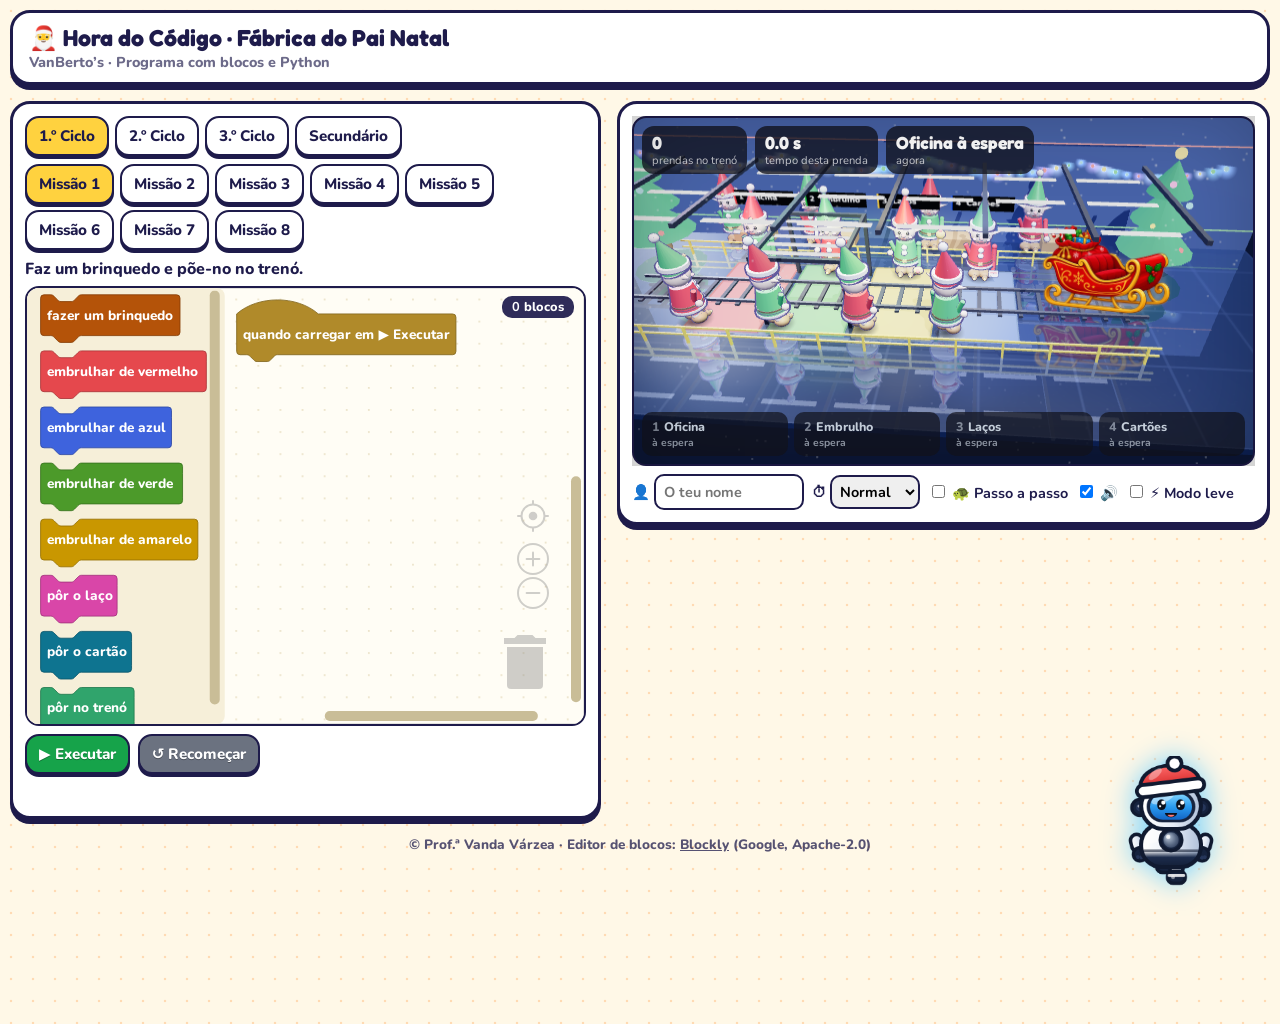
<file: Hora_do_Codigo_v6/blocos/natal.html>
<!DOCTYPE html>
<html lang="pt-PT">
<head>
<meta charset="utf-8">
<meta name="viewport" content="width=device-width, initial-scale=1, viewport-fit=cover">
<meta name="theme-color" content="#fff8e7"><title>Hora do Código · Fábrica do Pai Natal</title>
<link rel="preconnect" href="https://fonts.googleapis.com"><link rel="preconnect" href="https://fonts.gstatic.com" crossorigin><link href="https://fonts.googleapis.com/css2?family=Fredoka:wght@500;700&family=Nunito:wght@600;800&display=swap" rel="stylesheet">
<style>
:root{--ink:#1e1b4b;--sun:#ffd23f;--coral:#ff6b6b;--mint:#2ee6a6;--sky:#4cc9f0;--grape:#7c3aed;--cream:#fff8e7;color-scheme:light;box-sizing:border-box;padding-top:env(safe-area-inset-top,0px);padding-bottom:env(safe-area-inset-bottom,0px)}
html{scroll-padding-top:env(safe-area-inset-top,0px)}
*{box-sizing:border-box}
body{margin:0;background-color:var(--cream);background-image:radial-gradient(rgba(255,150,60,.30) 1.4px,transparent 1.6px);background-size:22px 22px;color:var(--ink);font-family:'Nunito','Nunito Sans',system-ui,-apple-system,'Segoe UI',Roboto,sans-serif;padding:10px 10px 170px;-webkit-tap-highlight-color:transparent;touch-action:manipulation}
.w{max-width:920px;margin:0 auto}
header{background:#fff;border:3px solid var(--ink);border-radius:20px;box-shadow:0 5px 0 var(--ink);padding:10px 16px;margin-bottom:16px}
h1{font-family:'Fredoka','Nunito',sans-serif;font-size:1.45rem;margin:0;color:var(--ink);font-weight:700}
.sub{font-weight:800;opacity:.65;font-size:.9rem}
.card{background:#fff;border:3px solid var(--ink);border-radius:20px;box-shadow:0 5px 0 var(--ink);padding:12px;margin-bottom:16px}
canvas#cv{width:100%;aspect-ratio:16/9;display:block;border-radius:14px;background:#1b1f33;border:2.5px solid var(--ink)}
button{font:800 .95rem 'Nunito',system-ui,sans-serif;cursor:pointer;border:2.5px solid var(--ink);border-radius:14px;box-shadow:0 3px 0 var(--ink);padding:8px 12px;color:var(--ink);background:#fff;transition:transform .08s,box-shadow .08s}
button:active{transform:translateY(3px);box-shadow:0 0 0 var(--ink)}
button[style*="background"],#go,#clr,#pyb{color:#fff;text-shadow:0 1px 0 rgba(0,0,0,.3)}
#go{background:#16a34a}#clr{background:#6b7280}#pyb{background:#3776ab}
.lv{display:flex;gap:6px;flex-wrap:wrap;align-items:center;margin-bottom:8px}
.lvb.on{background:var(--sun)}
#mis{font-weight:800;margin:6px 0}
.pal{display:flex;flex-wrap:wrap;gap:6px;margin-bottom:8px}
#prog{min-height:64px;display:flex;flex-direction:column;gap:4px;border:2.5px dashed #b9ad8a;border-radius:14px;padding:8px;background:#fffdf5}
.chip{display:inline-flex;align-items:center;gap:8px;align-self:flex-start;padding:6px 10px;border-radius:10px;border:2px solid var(--ink);color:#fff;text-shadow:0 1px 0 rgba(0,0,0,.3);font-weight:800;cursor:pointer}
.chip b{background:rgba(0,0,0,.28);border-radius:6px;padding:0 6px}
.chip.run{outline:3px solid var(--sun);outline-offset:2px}
.chip.sel{outline:3px dashed var(--ink);outline-offset:2px}
.row{display:flex;gap:8px;flex-wrap:wrap;margin-top:8px;align-items:center}
#msg{margin-top:8px;font-weight:800;min-height:1.4em}
#pyw{display:none}
#py{width:100%;margin-top:8px;padding:10px;border-radius:12px;background:#0f1424;color:#9be28f;font-family:ui-monospace,Consolas,monospace;border:2.5px solid var(--ink);resize:vertical}
label{font-size:.9rem;font-weight:700}
#nm{font:inherit;padding:6px 8px;border:2.5px solid var(--ink);border-radius:10px;width:150px}
select{font:inherit;border:2.5px solid var(--ink);border-radius:10px;padding:4px}
footer{text-align:center;font-size:.85rem;font-weight:800;opacity:.75;margin-top:6px}
#fixed-robot-wrap{position:fixed;bottom:calc(14px + env(safe-area-inset-bottom,0px));right:14px;z-index:30;display:flex;flex-direction:column;align-items:center;pointer-events:none}
#fixed-robot-wrap .fixed-bubble{pointer-events:auto;position:relative;z-index:2;margin-bottom:12px;max-width:190px;min-width:120px;text-align:center;background:linear-gradient(135deg,#eef2ff,#fff);border:2.5px solid #4f46e5;border-radius:16px;padding:8px 12px;box-shadow:3px 3px 0 rgba(30,27,75,.85);font-family:'Nunito',sans-serif;font-weight:800;font-size:.85rem;color:#1e1b4b;opacity:0;transform:translateY(6px) scale(.9);transition:opacity .35s,transform .35s cubic-bezier(.34,1.56,.64,1)}
#fixed-robot-wrap .fixed-bubble.show{opacity:1;transform:none}
#fixed-robot-wrap .fixed-bubble::after{content:"";position:absolute;bottom:-13px;right:34px;border-left:9px solid transparent;border-right:9px solid transparent;border-top:13px solid #4f46e5}
#fixed-robot-wrap .fixed-bubble::before{content:"";position:absolute;bottom:-9px;right:36px;border-left:7px solid transparent;border-right:7px solid transparent;border-top:10px solid #eef2ff;z-index:1}
#fixed-robot-wrap .fixed-robot{pointer-events:auto;cursor:pointer;width:130px;height:130px;display:block;position:relative;z-index:1;animation:fixedVbFloat 3.2s ease-in-out infinite;filter:drop-shadow(0 0 14px #7dd3fc)}
#fixed-robot-wrap .fixed-robot.bounce{animation:fixedVbJump .7s ease}
@keyframes fixedVbFloat{0%,100%{transform:translateY(0)}50%{transform:translateY(-12px)}}
@keyframes fixedVbJump{0%{transform:translateY(0)}35%{transform:translateY(-26px) scale(1.05)}70%{transform:translateY(0) scale(.97)}100%{transform:translateY(0)}}
@media(max-width:480px){#fixed-robot-wrap .fixed-robot{width:84px;height:84px}#fixed-robot-wrap{bottom:8px;right:8px}#fixed-robot-wrap .fixed-bubble{max-width:150px;font-size:.78rem}}
.stage{position:relative}.stage::after{content:"";position:absolute;inset:0;pointer-events:none;border-radius:inherit;box-shadow:inset 0 0 80px rgba(0,0,0,.24)}#hud{position:absolute;top:10px;left:10px;right:10px;display:flex;gap:8px;pointer-events:none}#hud div{background:rgba(18,20,30,.78);color:#fff;border-radius:12px;padding:6px 10px;display:flex;flex-direction:column;min-width:96px}#hud b{font:700 1.1rem 'Fredoka',sans-serif}#hud span{font-size:.7rem;opacity:.75}#stl{position:absolute;left:10px;right:10px;bottom:10px;display:flex;gap:6px;pointer-events:none}#stl .s{flex:1;background:rgba(18,20,30,.72);color:#cbd5e1;border-radius:10px;padding:4px 8px;font-weight:800;font-size:.78rem;border:2px solid transparent}#stl .s i{font-style:normal;opacity:.6;margin-right:2px}#stl .s small{display:block;font-weight:700;opacity:.7}#stl .s.on{border-color:#ffd23f;color:#fff}#stl .s.ok{color:#2ee6a6}@media(max-width:560px){#hud div{min-width:0;padding:4px 6px}#hud b{font-size:.85rem}#hud span{font-size:.6rem}#stl .s{font-size:.62rem;padding:3px 5px}#stl .s small{display:none}}

/* ── editor de blocos (Blockly) + disposição em duas colunas ── */
.w{max-width:1260px}
.game{display:grid;grid-template-columns:1fr;gap:16px;margin-bottom:16px}
.game>.card{margin-bottom:0}
@media(min-width:1000px){.game{grid-template-columns:minmax(420px,.95fr) 1.05fr;align-items:start}.game>.stg{order:2;position:sticky;top:10px}.game>.ed{order:1}}
@media(max-width:999px){.game>.stg{order:1}.game>.ed{order:2}}
.bwrap{position:relative}
#bw{height:440px;border:2.5px solid var(--ink);border-radius:14px;overflow:hidden;background:#fffdf5}
@media(max-width:600px){#bw{height:380px}}
#bw.vb-locked::after{content:"";position:absolute;inset:0;z-index:50;cursor:progress}
.bcount{position:absolute;top:10px;right:12px;z-index:6;background:rgba(30,27,75,.92);color:#fff;border-radius:10px;padding:2px 10px;font-weight:800;font-size:.8rem;pointer-events:none}
.vb-run .blocklyPath{stroke:#ffd23f!important;stroke-width:5px!important;filter:drop-shadow(0 0 9px #ffd23f) brightness(1.12)}
.blocklyText{font-family:Nunito,'Nunito Sans',system-ui,sans-serif!important}
#pyw{display:none;margin-top:10px}
.pyhd{display:flex;justify-content:space-between;align-items:center;gap:8px}
#pyv{margin-top:8px;padding:8px 0;border-radius:12px;background:#0f1424;color:#e8ecff;font:600 .86rem/1.6 ui-monospace,Consolas,monospace;border:2.5px solid var(--ink);overflow:auto;max-height:240px}
.pl{display:block;white-space:pre;padding-right:12px}
.pl i{display:inline-block;width:2.4em;text-align:right;margin-right:12px;opacity:.4;font-style:normal}
.pl.on{background:rgba(110,220,130,.30);box-shadow:inset 4px 0 #6ee082}
.kw{color:#ff9ac1}.st{color:#a5e075}.fn{color:#7cc4ff}.nu{color:#ffcf6b}
#py{display:none;width:100%;margin-top:8px;padding:10px;border-radius:12px;background:#0f1424;color:#9be28f;font-family:ui-monospace,Consolas,monospace;border:2.5px solid var(--ink);resize:vertical}
#pyeb{display:none}
.pynote{display:block;margin-top:6px;opacity:.7;font-weight:700}
</style>
</head>
<body>
<div class="w">
<header><h1>🎅 Hora do Código · Fábrica do Pai Natal</h1><div class="sub">VanBerto’s · Programa com blocos e Python</div></header>
<div class="game">
<div class="card ed">
<div class="lv" id="cys"></div>
<div class="lv" id="lvs"></div>
<div id="mis"></div>
<div class="bwrap"><div id="bw"></div><div class="bcount"><b id="bc">0</b> blocos</div></div>
<div class="row">
<button id="go">▶ Executar</button>
<button id="clr">↺ Recomeçar</button>
<button id="pyb">🐍 Python</button>
</div>
<div id="msg"></div>
<div id="pyw"><div class="pyhd"><b>🐍 O mesmo programa em Python</b><button id="pye">✏️ Editar</button></div>
<div id="pyv" aria-live="off"></div>
<textarea id="py" rows="6" spellcheck="false"></textarea>
<div class="row" id="pyeb"><button id="pya" style="background:#3776ab">⬆ Usar este código</button></div>
<small class="pynote">Cada linha corresponde a um bloco. Enquanto o bloco trabalha, a linha de código que está a correr fica acesa.</small></div>
</div>
<div class="card stg">
<div class="stage"><canvas id="cv" width="640" height="360"></canvas><div id="hud"><div><b id="h-done">0</b><span>prendas no trenó</span></div><div><b id="h-t">0.0 s</b><span>tempo desta prenda</span></div><div><b id="h-st">Oficina à espera</b><span>agora</span></div></div><div id="stl"><div class="s"><i>1</i> Oficina<small>à espera</small></div><div class="s"><i>2</i> Embrulho<small>à espera</small></div><div class="s"><i>3</i> Laços<small>à espera</small></div><div class="s"><i>4</i> Cartões<small>à espera</small></div></div></div>
<div class="row"><label>👤 <input id="nm" type="text" placeholder="O teu nome"></label><label>⏱ <select id="sp"><option value="0.6">Devagar</option><option value="1" selected>Normal</option><option value="2">Rápido</option></select></label><label><input type="checkbox" id="stp"> 🐢 Passo a passo</label><label><input type="checkbox" id="snd" checked> 🔊</label><label><input type="checkbox" id="lt"> ⚡ Modo leve</label></div>
</div>
</div>
<footer>© Prof.ª Vanda Várzea · Editor de blocos: <a href="https://developers.google.com/blockly" target="_blank" rel="noopener" style="color:inherit">Blockly</a> (Google, Apache-2.0)</footer>
</div>

<div id="fixed-robot-wrap"><div class="fixed-bubble" id="fixedRobotBubble" role="status" aria-live="polite">Olá! 😊</div><canvas class="fixed-robot" id="fixed-robot-cv" width="192" height="192" role="button" tabindex="0" aria-label="Robô VanBerto's — clica para falar"></canvas></div>

<div id="cert" style="display:none;position:fixed;inset:0;background:rgba(0,0,0,.6);z-index:20;padding:12px;overflow:auto"><div class="card" style="max-width:700px;margin:0 auto"><img id="cimg" alt="Certificado" style="width:100%"><div class="row"><button id="cdl" style="background:#30a46c">⬇ Guardar PNG</button><button id="cpr" style="background:#3776ab">🖨️ Imprimir</button><button id="cx" style="background:#6b7280">Fechar</button></div></div></div>
<script src="vb-core.js"></script>
<script src="vb-solucoes.js"></script>
<script src="blockly_compressed.js"></script>
<script src="blockly-msg-pt.js"></script>
<script src="vb-editor.js"></script>
<script src="three.min.js"></script>
<script src="vb-gfx.js"></script>
<script>
const $=s=>document.querySelector(s);
const NAME={S:'🔨 fazer brinquedo',R:'🎁 papel vermelho',B:'🎁 papel azul',G:'🎁 papel verde',Y:'🎁 papel amarelo',M:'🎀 pôr laço',W:'✉️ pôr cartão',E:'🛷 pôr no trenó',X:'🔁 refazer embrulho',ifB:'🔀 se pedido azul',ifR:'🔀 se pedido vermelho',ifD:'🔀 se embrulho rasgado',else:'↔ senão',wh:'🔄 enquanto faltar fazer',rep:'🔁 repetir',end:'fim'};
const COL={S:'#b45309',R:'#e5484d',B:'#3e63dd',G:'#4c9a2a',Y:'#d4a000',M:'#d946a8',W:'#0e7490',E:'#30a46c',X:'#9333ea',ifB:'#2b8a9e',ifR:'#2b8a9e',ifD:'#2b8a9e',else:'#4aa8bb',wh:'#c2410c',rep:'#8e4ec6',end:'#a98bd8'};
const PY={S:'fazer_brinquedo()',R:'embrulhar("vermelho")',B:'embrulhar("azul")',G:'embrulhar("verde")',Y:'embrulhar("amarelo")',M:'por_laco()',W:'por_cartao()',E:'por_no_treno()',X:'refazer_embrulho()',ifB:'if pedido == "azul":',ifR:'if pedido == "vermelho":',ifD:'if embrulho_rasgado():',wh:'while faltam_brinquedos():'};
const x=(n,k)=>Array(n).fill(k);
const B1=['S','R','B','G','Y','M','W','E'],B2=[...B1,'rep'],B4=[...B2,'ifB','ifR','else','wh','ifD','X'];
const CY=[
{n:'1.º Ciclo',b:B1,py:0,lv:[
 {t:'Faz um brinquedo e põe-no no trenó.',g:['S','E']},
 {t:'Faz um brinquedo, embrulha-o em papel vermelho e põe-no no trenó.',g:['S','R','E']},
 {t:'Faz um brinquedo, embrulha em papel verde, põe o laço e coloca no trenó.',g:['S','G','M','E']},
 {t:'Faz um brinquedo, embrulha na cor que quiseres, põe laço e cartão e coloca no trenó.',g:['S','P','M','W','E'],free:true},
 {t:'Faz um brinquedo, embrulha em vermelho, põe o laço e coloca no trenó.',g:['S','R','M','E']},
 {t:'Prenda azul completa: faz o brinquedo, embrulha em azul, põe o laço e o cartão e coloca no trenó.',g:['S','B','M','W','E']},
 {t:'Faz um brinquedo, embrulha em amarelo, põe o cartão e coloca no trenó.',g:['S','Y','W','E']},
 {t:'Faz um brinquedo, põe o laço e o cartão (sem embrulho!) e coloca no trenó.',g:['S','M','W','E']}]},
{n:'2.º Ciclo',b:B2,py:0,lv:[
 {t:'Faz 3 brinquedos, embrulha em vermelho e põe no trenó. Dica: usa o repetir!',g:[...x(3,'S'),'R','E']},
 {t:'Faz 4 brinquedos, embrulha em azul, põe o laço e coloca no trenó.',g:[...x(4,'S'),'B','M','E']},
 {t:'Faz 2 brinquedos, embrulha em vermelho, faz mais 2, põe o laço e coloca no trenó.',g:['S','S','R','S','S','M','E']},
 {t:'Faz 5 brinquedos, embrulha em verde, põe o cartão e coloca no trenó.',g:[...x(5,'S'),'G','W','E']},
 {t:'🐞 Encontra o erro! Era para fazer 3 brinquedos, embrulhar em vermelho e pôr no trenó, mas o programa tem um erro. Corrige-o!',pre:[{k:'rep',n:3},{k:'S'},{k:'end'},{k:'G'},{k:'E'}],g:[...x(3,'S'),'R','E']},
 {t:'Prenda amarela: faz 2 brinquedos, embrulha em amarelo, põe o laço e coloca no trenó.',g:['S','S','Y','M','E']},
 {t:'Faz 2 brinquedos, embrulha em verde, põe o laço e o cartão e coloca no trenó.',g:['S','S','G','M','W','E']},
 {t:'Faz 4 brinquedos, embrulha em vermelho, põe o laço e o cartão e coloca no trenó.',g:[...x(4,'S'),'R','M','W','E']},
 {t:'🐞 Encontra o erro! Era para embrulhar em azul e pôr o laço, mas o programa embrulha na cor errada. Corrige-o!',pre:[{k:'S'},{k:'R'},{k:'M'},{k:'E'}],g:['S','B','M','E']}]},
{n:'3.º Ciclo',b:B2,py:1,lv:[
 {t:'Repete 3 vezes: fazer um brinquedo e embrulhar em vermelho. Depois põe o laço e coloca no trenó.',g:['S','R','S','R','S','R','M','E']},
 {t:'Faz 3 brinquedos, embrulha em verde, põe o laço e o cartão e coloca no trenó.',g:[...x(3,'S'),'G','M','W','E']},
 {t:'Repete 2 vezes: fazer 2 brinquedos e embrulhar em azul. Depois laço e trenó.',g:['S','S','B','S','S','B','M','E']},
 {t:'Repete 3 vezes: fazer um brinquedo e embrulhar em verde. Depois laço, cartão e trenó.',g:['S','G','S','G','S','G','M','W','E']},
 {t:'Repete 4 vezes: fazer um brinquedo e embrulhar em azul. Depois laço e trenó.',g:['S','B','S','B','S','B','S','B','M','E']},
 {t:'Repete 2 vezes: fazer 3 brinquedos e embrulhar em vermelho. Depois cartão e trenó.',g:['S','S','S','R','S','S','S','R','W','E']},
 {t:'Faz 5 brinquedos, embrulha em amarelo, põe o laço e o cartão e coloca no trenó.',g:[...x(5,'S'),'Y','M','W','E']}]},
{n:'Secundário',b:B4,py:2,lv:[
 {t:'Cada pedido chega com um número diferente de brinquedos por fazer. Usa «enquanto» para os fazer todos, embrulha em vermelho, põe o laço e coloca no trenó.',max:5,tests:[{pecas:2},{pecas:3},{pecas:5}],x:e=>[...x(e.pecas,'S'),'R','M','E']},
 {t:'O pedido pode ser azul ou vermelho. Faz 1 brinquedo, embrulha na cor do pedido (usa «se» e «senão»), põe laço e cartão e coloca no trenó.',max:9,tests:[{cor:'B'},{cor:'R'}],x:e=>['S',e.cor,'M','W','E']},
 {t:'Pedido completo! Faz todos os brinquedos que faltam, embrulha na cor do pedido, põe o laço e coloca no trenó.',max:9,tests:[{pecas:1,cor:'B'},{pecas:3,cor:'R'},{pecas:4,cor:'B'}],x:e=>[...x(e.pecas,'S'),e.cor,'M','E']},
 {t:'🔍 Controlo de qualidade! Faz o brinquedo, embrulha em vermelho e, SE o embrulho estiver rasgado, refaz o embrulho. Depois põe no trenó.',max:6,tests:[{defeito:true},{defeito:false}],x:e=>['S','R',...(e.defeito?['X']:[]),'E']},
 {t:'O pedido pode ser azul ou vermelho e chega com brinquedos por fazer. Faz todos, embrulha na cor do pedido, põe o laço e o cartão e coloca no trenó.',max:10,tests:[{pecas:2,cor:'R'},{pecas:3,cor:'B'},{pecas:5,cor:'R'}],x:e=>[...x(e.pecas,'S'),e.cor,'M','W','E']},
 {t:'🔍 Controlo de qualidade com vários brinquedos! Faz todos, embrulha em vermelho, SE o embrulho estiver rasgado refaz, põe o laço e coloca no trenó.',max:8,tests:[{pecas:2,defeito:true},{pecas:4,defeito:false},{pecas:3,defeito:true}],x:e=>[...x(e.pecas,'S'),'R',...(e.defeito?['X']:[]),'M','E']},
 {t:'Se o pedido for azul, embrulha em azul; senão, embrulha em amarelo. Faz 1 brinquedo, põe o laço e coloca no trenó.',max:8,tests:[{cor:'B'},{cor:'R'}],x:e=>['S',e.cor==='B'?'B':'Y','M','E']}]}
];
const IMG={treno:'[data-uri]'};
const FAILS={};let cy=0,LV=CY[0].lv,lv=0,prog=[],sel=-1,SPD=1,running=false,light=false;
/* ---------- 3D ---------- */
const cv=$('#cv');
const R=new THREE.WebGLRenderer({canvas:cv,antialias:true});
R.outputEncoding=THREE.sRGBEncoding;R.toneMapping=THREE.ACESFilmicToneMapping;R.toneMappingExposure=1.0;
R.shadowMap.enabled=true;R.shadowMap.type=THREE.PCFSoftShadowMap;
const S=new THREE.Scene();S.background=new THREE.Color(0x0c1738);S.fog=new THREE.Fog(0x0c1738,32,70);
const cam=new THREE.PerspectiveCamera(42,16/9,.1,90);
S.add(new THREE.HemisphereLight(0xcfdcff,0x4a3a3a,.4));
const dl=new THREE.DirectionalLight(0xdfe8ff,.95);const rim=new THREE.DirectionalLight(0x7aa2ff,.55);rim.position.set(-7,6,-9);S.add(rim);dl.position.set(4,12,7);dl.castShadow=true;dl.shadow.mapSize.set(2048,1024);dl.shadow.normalBias=.03;
Object.assign(dl.shadow.camera,{left:-16,right:16,top:8,bottom:-8,near:1,far:34});dl.shadow.camera.updateProjectionMatrix();S.add(dl);
const M=(c,r,m,e)=>new THREE.MeshStandardMaterial({color:c,roughness:r==null?.6:r,metalness:m==null?.1:m,emissive:e||0,envMapIntensity:.9});
function box(w,h,d,mat,x,y,z,p){const m=new THREE.Mesh(new THREE.BoxGeometry(w,h,d),mat);m.position.set(x,y,z);m.castShadow=m.receiveShadow=true;(p||S).add(m);return m}
function cyl(r1,r2,h,mat,p){const m=new THREE.Mesh(new THREE.CylinderGeometry(r1,r2,h,20),mat);m.castShadow=true;(p||S).add(m);return m}
function ball(r,mat,p){const m=new THREE.Mesh(new THREE.SphereGeometry(r,16,12),mat);m.castShadow=true;p.add(m);return m}
const steel=M(0x30343f,.45,.7),red=M(0xd62828,.35,.5),dark=M(0x15171d,.6,.4),yel=M(0xf5c518,.5,.1);
const glowW=new THREE.MeshBasicMaterial({color:0xffffff});
VBG.env(R,S,{top:'#1a2a66',mid:'#3d5aa8',bottom:'#0e1228',panelI:4,panels:[[0xff6b6b,-9,12,8,7,3],[0x7dff9a,14,10,-4,6,6],[0xffe9b0,0,18,-10,14,4]]});

/* fábrica: chão com painéis, parede, luzes de teto, calhas */
function floorTex(){const c=document.createElement('canvas');c.width=c.height=256;const g=c.getContext('2d');g.fillStyle='#33466f';g.fillRect(0,0,256,256);g.strokeStyle='#4a5f93';g.lineWidth=3;g.strokeRect(1,1,254,254);g.fillStyle='rgba(255,255,255,.04)';for(let i=0;i<70;i++)g.fillRect(Math.random()*256,Math.random()*256,3,3);const t=new THREE.CanvasTexture(c);t.wrapS=t.wrapT=THREE.RepeatWrapping;t.repeat.set(10,5);t.encoding=THREE.sRGBEncoding;return t}
const FLOOR=box(40,.3,20,new THREE.MeshStandardMaterial({map:floorTex(),roughness:.34,metalness:.28,envMapIntensity:1.1,transparent:true,opacity:.7}),2,-.15,-2);
/* reflexo real no chão: 1.º passe = cena espelhada (chão escondido); 2.º passe = cena normal com o chão semitransparente. Desligado no Modo leve. */
function drawScene(){
 if(light){FLOOR.material.opacity=1;R.render(S,cam);return}
 FLOOR.material.opacity=.7;
 const bg=S.background;FLOOR.visible=false;S.scale.y=-1;S.updateMatrixWorld(true);R.render(S,cam);
 S.scale.y=1;FLOOR.visible=true;S.updateMatrixWorld(true);
 S.background=null;R.autoClear=false;R.clearDepth();R.render(S,cam);
 S.background=bg;R.autoClear=true}
box(40,9,.3,M(0x1b2b5a,.8),2,4.2,-6.8);
box(40,.06,.08,new THREE.MeshBasicMaterial({color:0x2fb34a}),2,1.3,-6.6);
box(40,.06,.08,new THREE.MeshBasicMaterial({color:0xe5484d}),2,6.2,-6.6);
for(let x=-12;x<=14;x+=4)for(const z of[-3.2,-.4,2.4]){const l=new THREE.Mesh(new THREE.BoxGeometry(3,.06,.3),glowW);l.position.set(x,5.4,z);S.add(l)}
for(let x=-12;x<=14;x+=4)box(.2,.2,8,dark,x+2,5.7,-.4);
box(26,.14,.14,steel,1,.3,-.95);box(26,.14,.14,steel,1,.3,.95);
for(let x=-11;x<=13;x+=1)box(.2,.1,2.3,dark,x,.15,0);
/* estações: piso colorido, sinais, projetores */
const STN=['Oficina','Embrulho','Laços','Cartões'],SX=[-6,-2,2,6],SC=[0xe5484d,0x2fb34a,0xffc233,0x3e63dd],SH=['#e5484d','#2fb34a','#ffc233','#3e63dd'];
const spots=[];
function sign(t,n,x,hex){const c=document.createElement('canvas');c.width=512;c.height=128;const g=c.getContext('2d');g.fillStyle='rgba(15,17,24,.92)';g.fillRect(0,0,512,128);g.fillStyle=hex;g.fillRect(0,0,14,128);g.fillStyle='#fff';g.font='bold 62px system-ui,sans-serif';g.textBaseline='middle';g.fillText(n+'  '+t,40,66);const tx=new THREE.CanvasTexture(c);tx.encoding=THREE.sRGBEncoding;const m=new THREE.Mesh(new THREE.PlaneGeometry(3.4,.85),new THREE.MeshBasicMaterial({map:tx}));m.position.set(x,3.6,-4.2);S.add(m)}
SX.forEach((x,i)=>{
 const col=new THREE.Color(SC[i]);
 box(3.6,.03,6,M(col.clone().multiplyScalar(.45),.6,.1,col.clone().multiplyScalar(.12)),x,.02,0);
 for(const z of[-3,3])box(3.6,.04,.07,new THREE.MeshBasicMaterial({color:SC[i]}),x,.05,z);
 for(const dx of[-1.8,1.8])box(.07,.04,6,new THREE.MeshBasicMaterial({color:SC[i]}),x+dx,.05,0);
 sign(STN[i],i+1,x,SH[i]);
 const sp=new THREE.SpotLight(SC[i],2.4,20,.75,.5);sp.position.set(x,9,2);sp.target.position.set(x,0,0);S.add(sp,sp.target);spots.push(sp);
});
/* cabine de pintura */
for(const sx of[-1,1])for(const sz of[-1,1])box(.18,3.6,.18,dark,-2+sx*2,1.8,sz*2.3);
for(const sz of[-1,1])box(4.2,.18,.18,dark,-2,3.6,sz*2.3);
for(const sx of[-1,1])box(.18,.18,4.6,dark,-2+sx*2,3.6,0);
for(let i=0;i<5;i++){const b=new THREE.Mesh(new THREE.BoxGeometry(3.6,.05,.26),glowW);b.position.set(-2,3.5,-1.6+i*.8);S.add(b)}
/* guardas amarelas */
for(const z of[-3.9,3.9]){for(let x=-11;x<=13;x+=2)box(.1,.9,.1,yel,x,.45,z);box(25,.08,.08,yel,1,.9,z);box(25,.08,.08,yel,1,.5,z)}

/* prenda: brinquedos, embrulho com bolinhas, laço e cartão */
const car=new THREE.Group();car.scale.setScalar(1.5);S.add(car);VBG.blob(car,0,.02,0,1.9,1.9,.45);
const gift=new THREE.Group();car.add(gift);gift.visible=false;
const PM=c=>M(c,.35,.05);
const OL=m=>{const o=new THREE.Mesh(m.geometry,new THREE.MeshBasicMaterial({color:0x1e1b4b,side:THREE.BackSide}));o.scale.setScalar(1.09);m.add(o);return m};
const sph=(r,c,x,y,z,p,sy)=>{const m=new THREE.Mesh(new THREE.SphereGeometry(r,18,14),PM(c));m.position.set(x,y,z);m.castShadow=true;if(sy)m.scale.y=sy;(p||gift).add(m);return OL(m)};
const bx=(w,h,d,c,x,y,z,p)=>OL(box(w,h,d,PM(c),x,y,z,p||gift));
const cy2=(r,h,c,x,y,z,p)=>{const m=cyl(r,r,h,PM(c),p||gift);m.position.set(x,y,z);return OL(m)};
const cone=(r,h,c,x,y,z,p)=>{const m=new THREE.Mesh(new THREE.ConeGeometry(r,h,18),PM(c));m.position.set(x,y,z);m.castShadow=true;(p||gift).add(m);return OL(m)};
const kinds=[],mkK=f=>{const g=new THREE.Group();f(g);g.scale.setScalar(1.25);g.visible=false;gift.add(g);kinds.push(g)};
mkK(g=>{sph(.58,0xb5651d,0,.62,0,g);sph(.4,0xf0cf9a,0,.55,.36,g,1.05);sph(.5,0xc9833a,0,1.35,0,g);sph(.2,0xb5651d,-.38,1.75,0,g);sph(.2,0xb5651d,.38,1.75,0,g);sph(.11,0xff9fb5,-.38,1.75,.1,g);sph(.11,0xff9fb5,.38,1.75,.1,g);sph(.22,0xf0cf9a,0,1.25,.4,g);sph(.08,0x111111,0,1.32,.58,g);sph(.07,0x111111,-.18,1.5,.42,g);sph(.07,0x111111,.18,1.5,.42,g);sph(.18,0xb5651d,-.62,.75,.12,g);sph(.18,0xb5651d,.62,.75,.12,g);sph(.21,0xb5651d,-.3,.12,.28,g);sph(.21,0xb5651d,.3,.12,.28,g);sph(.13,0xe5484d,-.14,1.0,.46,g);sph(.13,0xe5484d,.14,1.0,.46,g);sph(.08,0xc0262d,0,1.0,.52,g)});
mkK(g=>{bx(.95,.85,.65,0x6fb7ff,0,.8,0,g);bx(.5,.3,.05,0xffd23f,0,.85,.34,g);sph(.07,0xe5484d,-.12,.85,.4,g);sph(.07,0x30a46c,.12,.85,.4,g);bx(1.05,.8,.75,0xeaf3ff,0,1.7,0,g);bx(.8,.4,.05,0x1e2a4a,0,1.72,.39,g);sph(.1,0x5ef2ff,-.2,1.72,.43,g);sph(.1,0x5ef2ff,.2,1.72,.43,g);cy2(.04,.35,0x444444,0,2.28,0,g);sph(.11,0xe5484d,0,2.5,0,g);cy2(.14,.22,0xff9f1c,-.6,1.7,0,g).rotation.z=Math.PI/2;cy2(.14,.22,0xff9f1c,.6,1.7,0,g).rotation.z=Math.PI/2;bx(.2,.6,.22,0x9ac8ff,-.62,.85,0,g);bx(.2,.6,.22,0x9ac8ff,.62,.85,0,g);bx(.3,.25,.4,0x334455,-.25,.15,.05,g);bx(.3,.25,.4,0x334455,.25,.15,.05,g)});
mkK(g=>{sph(.65,0xffd23f,0,.7,0,g,.9);sph(.42,0xffd23f,.12,1.5,.15,g);bx(.42,.14,.34,0xff8a00,.12,1.4,.6,g);sph(.07,0x111111,-.05,1.58,.5,g);sph(.07,0x111111,.3,1.58,.5,g);sph(.09,0xff9fb5,-.12,1.4,.5,g,.7);sph(.26,0xf5b800,-.62,.75,0,g,.6);sph(.14,0xffd23f,0,.55,-.7,g);sph(.18,0xffe680,.05,1.95,.15,g,.7)});
mkK(g=>{bx(1.7,.45,.85,0xe5484d,0,.5,0,g);bx(.8,.38,.7,0x9fd8ff,-.15,.92,0,g);bx(.5,.06,.9,0xffffff,.45,.76,0,g);bx(.12,.5,.95,0xffffff,-.78,.88,0,g);sph(.1,0xfff3a0,.86,.55,.25,g);sph(.1,0xfff3a0,.86,.55,-.25,g);[-.55,.55].forEach(x=>[-.48,.48].forEach(z=>{cy2(.3,.2,0x222222,x,.3,z,g).rotation.x=Math.PI/2;sph(.12,0xcfd8e3,x,.3,z*1.1,g)}))});
mkK(g=>{cy2(.4,1.4,0xf5f8ff,0,1.0,0,g);cone(.4,.7,0xe5484d,0,2.05,0,g);sph(.17,0x6fb7ff,0,1.2,.36,g);bx(.1,.6,.6,0xe5484d,-.5,.45,0,g);bx(.1,.6,.6,0xe5484d,.5,.45,0,g);bx(.6,.6,.1,0xe5484d,0,.45,.5,g);cone(.28,.6,0xff9f1c,0,-.05,0,g).rotation.x=Math.PI});
const dots=document.createElement('canvas');dots.width=dots.height=64;const dg=dots.getContext('2d');dg.fillStyle='#fff';dg.fillRect(0,0,64,64);dg.fillStyle='rgba(0,0,0,.16)';[[16,16],[48,16],[32,32],[16,48],[48,48]].forEach(p=>{dg.beginPath();dg.arc(p[0],p[1],6,0,7);dg.fill()});
const dtex=new THREE.CanvasTexture(dots);dtex.wrapS=dtex.wrapT=THREE.RepeatWrapping;dtex.repeat.set(2,2);
const bodyMat=new THREE.MeshStandardMaterial({color:0xffffff,map:dtex,roughness:.45,metalness:.05});
const wrap=new THREE.Mesh(new THREE.BoxGeometry(1.5,1.5,1.5),bodyMat);wrap.position.y=.8;wrap.castShadow=true;wrap.visible=false;OL(wrap);gift.add(wrap);
const rib=new THREE.Group();rib.visible=false;gift.add(rib);bx(1.56,.16,.34,0xffd23f,0,1.58,0,rib);bx(.34,.16,1.56,0xffd23f,0,1.58,0,rib);sph(.26,0xffd23f,-.26,1.8,0,rib,.7);sph(.26,0xffd23f,.26,1.8,0,rib,.7);
const cardM=new THREE.Group();cardM.position.set(.62,1.05,.8);cardM.visible=false;gift.add(cardM);bx(.6,.42,.05,0xffffff,0,0,0,cardM);bx(.5,.06,.06,0xe5484d,0,.05,.04,cardM);
const wheels=[],engine=new THREE.Object3D(),grille={material:{emissive:{set(){}}}};
let kind=0,made=0;const extras=[];
function newToy(){
 if(!made){kind=(kind+1+Math.floor(Math.random()*(kinds.length-1)))%kinds.length;kinds.forEach((g,i)=>g.visible=i===kind);gift.visible=true;gift.scale.setScalar(.01);made=1}
 else{const c=kinds[kind].clone();const o=[[-1.1,-.5],[1.1,-.5],[0,-1],[-.6,.8],[.6,.8]][extras.length%5];c.position.set(o[0],0,o[1]);c.scale.setScalar(.01);gift.add(c);extras.push(c)}}
async function popToy(){const t=extras.length?extras[extras.length-1]:gift,to=extras.length?.9:1;await T(k=>t.scale.setScalar(to*(.01+.99*(1-Math.pow(1-k,3))*(1+Math.sin(k*Math.PI)*.15))),380)}
/* decoração de Natal: pinheiros, luzes, neve e o trenó */
for(const tx of[-13,15.6]){const t=new THREE.Group();t.position.set(tx,0,-4.4);t.scale.setScalar(1.35);S.add(t);const tr=cyl(.25,.3,.8,M(0x6b4423,.9,0),t);tr.position.y=.4;[[1.5,1.6,1.5],[1.2,2.8,1.4],[.85,3.9,1.3]].forEach(a=>{const c=new THREE.Mesh(new THREE.ConeGeometry(a[0],a[2],14),M(0x0f5a28,.85,0));c.position.y=a[1];c.castShadow=true;t.add(c)});const st=new THREE.Mesh(new THREE.SphereGeometry(.22,10,8),new THREE.MeshBasicMaterial({color:0xffd23f}));st.position.y=4.8;t.add(st);[[.7,1.2],[-.6,2.2],[.5,3.1],[-.3,3.9]].forEach((a,i)=>{const b=new THREE.Mesh(new THREE.SphereGeometry(.13,8,6),new THREE.MeshBasicMaterial({color:[0xe5484d,0xffd23f,0x4cc9f0,0xff6bd6][i]}));b.position.set(a[0],a[1],.8);t.add(b)})}
const bulbs=[];for(let i=0;i<52;i++){const b=new THREE.Mesh(new THREE.SphereGeometry(.1,8,6),new THREE.MeshBasicMaterial({color:[0xe5484d,0xffd23f,0x2fb34a,0x4cc9f0][i%4]}));b.position.set(-14+i*.65,5.2-Math.sin((i%13)/13*Math.PI)*.75,-6.55);const gl=new THREE.Sprite(new THREE.SpriteMaterial({map:VBG.dot(),color:[0xe5484d,0xffd23f,0x2fb34a,0x4cc9f0][i%4],transparent:true,opacity:.8,blending:THREE.AdditiveBlending,depthWrite:false}));gl.scale.setScalar(.95);b.add(gl);S.add(b);bulbs.push(b)}
const sleighFB=new THREE.Group();sleighFB.position.set(11.9,0,-.3);S.add(sleighFB);box(3.4,.8,2,M(0xc0392b,.5,.1),0,.55,0,sleighFB);box(1,1.4,2,M(0xa93226,.5,.1),1.5,1,0,sleighFB);for(const z of[-.8,.8])box(4,.14,.18,yel,.2,.05,z,sleighFB);
let sleigh=null;new THREE.TextureLoader().load(IMG.treno,t=>{t.encoding=THREE.sRGBEncoding;sleigh=new THREE.Sprite(new THREE.SpriteMaterial({map:t,transparent:true,toneMapped:false}));sleigh.scale.set(6.4,4.27,1);sleigh.position.set(11.9,2.05,-.4);S.add(sleigh);sleighFB.visible=false});
const SN=240,sg=new THREE.BufferGeometry(),sa=new Float32Array(SN*3);for(let i=0;i<SN;i++){sa[i*3]=-14+Math.random()*32;sa[i*3+1]=Math.random()*9;sa[i*3+2]=-6+Math.random()*11}
sg.setAttribute('position',new THREE.BufferAttribute(sa,3));const snow=new THREE.Points(sg,new THREE.PointsMaterial({color:0xffffff,size:.3,map:VBG.dot(),transparent:true,depthWrite:false}));snow.frustumCulled=false;S.add(snow);


/* duendes do Pai Natal (substituem os braços robóticos; mesma interface p1/p2/p3/tip) */
const REST=[-.1,-.2,-.05],WORK=[-1.5,-1.0,-.4],elves=[];
function poseArms(arms,k){arms.forEach(a=>{a.p1.rotation.x=lerp(REST[0],WORK[0],k);a.p2.rotation.x=lerp(REST[1],WORK[1],k);a.p3.rotation.x=lerp(REST[2],WORK[2],k)})}
function arm(x,z,flip,k,ti,ci){
 const g=new THREE.Group();g.position.set(x,0,z);g.scale.setScalar(1.15);if(flip)g.rotation.y=Math.PI-.5;S.add(g);VBG.blob(S,x,.03,z,1.7,1.7,.6);
 const tun=[0x14802e,0xb3141c][(ci||0)%2],hat=[0xb3141c,0x14802e][(ci||0)%2],skin=0xffd6b0;
 const body=new THREE.Group();g.add(body);
 [-1,1].forEach(q=>{sph(.3,0x6b4423,q*.24,.22,.12,body,.7);sph(.13,0x6b4423,q*.24,.2,.5,body);sph(.07,0xffd23f,q*.24,.2,.62,body);cy2(.13,.5,0xffffff,q*.24,.62,0,body);cy2(.135,.12,0xd62828,q*.24,.55,0,body);cy2(.135,.12,0xd62828,q*.24,.8,0,body)});
 const tn=OL(cyl(.42,.62,1.05,PM(tun),body));tn.position.y=1.3;tn.castShadow=true;
 cy2(.64,.1,0xffffff,0,.8,0,body);cy2(.58,.12,0x3b2a1a,0,1.0,0,body);bx(.2,.16,.06,0xffd23f,0,1.0,.58,body);
 sph(.13,0xffffff,0,1.4,.52,body);sph(.13,0xffffff,0,1.65,.45,body);
 cy2(.1,.6,tun,-.58,1.45,.05,body).rotation.z=.4;sph(.14,skin,-.74,1.14,.08,body);
 const head=new THREE.Group();head.position.y=2.3;body.add(head);
 sph(.5,skin,0,0,0,head);sph(.07,0x111111,-.18,.08,.44,head);sph(.07,0x111111,.18,.08,.44,head);sph(.025,0xffffff,-.16,.11,.5,head);sph(.025,0xffffff,.2,.11,.5,head);
 sph(.09,0xff9fb5,-.3,-.12,.4,head,.6);sph(.09,0xff9fb5,.3,-.12,.4,head,.6);sph(.09,0xff8f8f,0,-.02,.5,head);bx(.22,.04,.05,0x8a2a2a,0,-.2,.47,head);
 [-1,1].forEach(q=>{const e=cone(.13,.55,skin,q*.64,.08,0,head);e.rotation.z=-q*Math.PI/2.4});
 const h=cone(.55,1.45,hat,0,1.0,-.12,head);h.rotation.x=-.22;cy2(.57,.16,0xffffff,0,.44,0,head);sph(.17,0xffffff,0,1.72,-.3,head);sph(.08,0xffd23f,.1,.55,.52,head);
 const p1=new THREE.Group();p1.position.set(.62,1.65,.05);body.add(p1);sph(.13,tun,0,0,0,p1);cy2(.11,.65,tun,0,-.33,0,p1);
 const p2=new THREE.Group();p2.position.y=-.66;p1.add(p2);sph(.11,tun,0,0,0,p2);cy2(.1,.6,tun,0,-.3,0,p2);
 const p3=new THREE.Group();p3.position.y=-.6;p2.add(p3);sph(.15,skin,0,0,0,p3);
 const T=ti||0;
 if(T===0){cy2(.04,.55,0x8b5a2b,0,0,.28,p3).rotation.x=Math.PI/2;bx(.36,.2,.2,0x9aa3b8,0,0,.58,p3)}
 else if(T===1){const r=cy2(.2,.5,0xffffff,0,0,.3,p3);r.rotation.z=Math.PI/2;const r2=cy2(.205,.12,0xe5484d,0,0,.3,p3);r2.rotation.z=Math.PI/2}
 else if(T===2){sph(.24,0xffd23f,0,0,.32,p3,.8);sph(.1,0xe5484d,0,0,.52,p3)}
 else{bx(.42,.3,.04,0xffffff,0,0,.34,p3);bx(.3,.05,.05,0xe5484d,0,.05,.37,p3)}
 const tip=new THREE.Object3D();tip.position.set(0,0,.5);p3.add(tip);
 const a={p1,p2,p3,tip,body,head};poseArms([a],k||0);elves.push(a);return a;
}
const ST=SX.map((x,i)=>({x,arms:[arm(x,-2.6,false,0,i,i),arm(x-1.5,2.4,true,0,i,i+1)]}));
[-9,-4,3,9].forEach((x,i)=>{arm(x,-5.8,false,.2+i*.12,i,i);box(2.2,.7,1.1,M(0x8b5a2b,.7,.1),x+1.6,.9,-5)});

/* etiqueta da encomenda e peças por soldar (missões do Secundário) */
let ENV=null;
const tag=new THREE.Group();tag.position.set(1.3,1.0,0);car.add(tag);
const flag=box(.5,.3,.05,M(0xe5484d),0,.25,0,tag);box(.04,.5,.04,steel,0,0,0,tag);
const pcs=new THREE.Group();pcs.position.set(-.55,2.7,0);car.add(pcs);
for(let i=0;i<5;i++)box(.22,.22,.22,M([0xe5484d,0x4c9a2a,0x3e63dd,0xd4a000,0xd946a8][i],.4,.1),i*.26,0,0,pcs);
function showEnv(e){ENV=e;tag.visible=!!(e&&e.cor);if(e&&e.cor)flag.material.color.set(e.cor==='B'?0x3e63dd:0xe5484d);pcs.children.forEach((c,i)=>c.visible=!!(e&&e.pecas!=null&&i<e.pecas))}

/* faíscas e tinta */
const NP=90,pg=new THREE.BufferGeometry(),pp=new Float32Array(NP*3),pv=new Float32Array(NP*3),pl=new Float32Array(NP);
for(let j=0;j<NP;j++)pp[j*3+1]=-10;
pg.setAttribute('position',new THREE.BufferAttribute(pp,3));
const pm=new THREE.PointsMaterial({size:.26,map:VBG.dot(),color:0xffd34d,transparent:true,blending:THREE.AdditiveBlending,depthWrite:false});
const pts=new THREE.Points(pg,pm);pts.frustumCulled=false;S.add(pts);
const tl=new THREE.PointLight(0xffa040,0,8);S.add(tl);const tv=new THREE.Vector3();
function emit(v,n,spray){for(let c=0;c<n;c++){const j=pl.findIndex(l=>l<=0);if(j<0)return;pl[j]=spray?.5:.7;pp[j*3]=v.x;pp[j*3+1]=v.y;pp[j*3+2]=v.z;const s=spray?1.2:3.2;pv[j*3]=(Math.random()-.5)*s;pv[j*3+1]=spray?-.8+Math.random()*.5:Math.random()*3;pv[j*3+2]=(Math.random()-.5)*s}}
function stepP(dt){for(let j=0;j<NP;j++){if(pl[j]>0){pl[j]-=dt;pv[j*3+1]-=9*dt;for(let a=0;a<3;a++)pp[j*3+a]+=pv[j*3+a]*dt;if(pp[j*3+1]<.2){pp[j*3+1]=.2;pv[j*3+1]*=-.3}}else pp[j*3+1]=-10}pg.attributes.position.needsUpdate=true}

/* painel de informação (HUD) */
const stEls=()=>document.querySelectorAll('#stl .s');
function setSt(i,st){const e=stEls()[i];if(!e)return;e.className='s'+(st==='on'?' on':st==='ok'?' ok':'');e.querySelector('small').textContent=st==='on'?'a trabalhar':st==='ok'?'feito':'à espera'}
const hudState=t=>{$('#h-st').textContent=t};
let tI=null,t0=0,done=0;
function tStart(){t0=performance.now();clearInterval(tI);tI=setInterval(()=>{$('#h-t').textContent=((performance.now()-t0)/1000).toFixed(1)+' s'},100)}
function tStop(){clearInterval(tI)}
function reset(){car.position.set(-9.5,.3,0);car.visible=true;gift.visible=false;gift.scale.setScalar(1);gift.rotation.y=0;made=0;extras.splice(0).forEach(c=>gift.remove(c));kinds.forEach(g=>g.visible=false);wrap.visible=false;wrap.scale.set(1,1,1);wrap.rotation.y=0;rib.visible=false;cardM.visible=false;bodyMat.color.set(0xffffff);showEnv(null);tStop();stEls().forEach((_,i)=>setSt(i,'wait'));hudState('Oficina à espera');$('#h-t').textContent='0.0 s'}
reset();

function size(){const w=cv.clientWidth||640;R.setPixelRatio(light?.5:Math.min(window.devicePixelRatio||1,2));R.setSize(w,w*9/16,false)}
function setLight(v,auto){light=v;$('#lt').checked=v;R.shadowMap.enabled=!v;S.environment=v?null:VBG.envTex;dl.castShadow=!v;spots.forEach(s=>s.intensity=v?0:2.4);S.traverse(o=>{if(o.material)o.material.needsUpdate=true});size();if(auto)say('Fiz o modo leve para ajudar este computador. 😉')}
$('#lt').onchange=e=>setLight(e.target.checked);
addEventListener('resize',size);size();
let last=performance.now(),fr=0,acc=0,camX=3,zm=1.6;
(function loop(){requestAnimationFrame(loop);const n=performance.now(),d=n-last;acc+=d;last=n;
 if(++fr===90&&!light&&acc/90>55)setLight(true,true);
 const idle=!running&&car.position.x<-9,tx=idle?3.0:Math.max(-5,Math.min(7,car.position.x));camX+=(tx-camX)*.05;zm+=((idle?1.6:1)-zm)*.05;cam.position.set(camX+2.5,8.4*zm,11.6*zm);cam.lookAt(camX+1.2,.7,0);
 stepP(Math.min(d,50)/1000);elves.forEach((e,i)=>{e.body.position.y=Math.abs(Math.sin(n/420+i*1.7))*.07;e.head.rotation.z=Math.sin(n/650+i)*.07});if(!light){bulbs.forEach((b,i)=>b.scale.setScalar(1+.3*Math.sin(n/280+i*1.3)));const q=sg.attributes.position;for(let i=0;i<SN;i++){q.array[i*3+1]-=.025;if(q.array[i*3+1]<0)q.array[i*3+1]=9}q.needsUpdate=true}snow.visible=!light;drawScene()})();

/* ---------- animação ---------- */
const T=(f,ms)=>new Promise(r=>{const t0=performance.now();(function l(){const k=Math.min(1,(performance.now()-t0)*SPD/ms);f(k);k<1?requestAnimationFrame(l):r()})()});
function lerp(a,b,k){return a+(b-a)*k}
async function goTo(x){const a=car.position.x;if(a===x)return;await T(k=>{const nx=lerp(a,x,k),dx=nx-car.position.x;car.position.x=nx;wheels.forEach(w=>w.rotation.z-=dx/.3)},Math.abs(x-a)*150+80)}
async function work(st,colorHex,mode){
 beep(mode==='paint'?440:880,.6,mode==='paint'?'sine':'sawtooth');
 await T(k=>poseArms(st.arms,k),400);
 pm.color.set(colorHex);tl.color.set(colorHex);
 const from=bodyMat.color.clone(),to=new THREE.Color(colorHex),pa=mode==='paint',ww=1+Math.min(extras.length,4)*.35;
 if(pa)wrap.visible=true;
 await T(k=>{
  if(!light){st.arms.forEach(a=>{a.tip.getWorldPosition(tv);emit(tv,pa?2:4,pa)});tl.position.set(st.x,1.4,0);tl.intensity=2+Math.random()*3}
  if(pa){bodyMat.color.copy(from).lerp(to,k);const e=1-Math.pow(1-k,3);wrap.scale.set(ww*(.3+.7*e),.3+.7*e,.3+.7*e);wrap.rotation.y=(1-e)*Math.PI;if(k>.45){kinds.forEach(g=>g.visible=false);extras.forEach(c=>c.visible=false)}}
 },800);
 tl.intensity=0;
 await T(k=>poseArms(st.arms,1-k),400);
}
async function ribbonA(st){beep(520,.2,'triangle');await T(k=>poseArms(st.arms,k),400);rib.visible=true;rib.position.y=3;await T(k=>rib.position.y=lerp(3,0,k*k),600);rib.position.y=0;await T(k=>poseArms(st.arms,1-k),400)}
async function cardA(st){beep(660,.15);await T(k=>poseArms(st.arms,k),300);cardM.visible=true;cardM.position.y=3;await T(k=>cardM.position.y=lerp(3,1.05,k*k),450);await T(k=>poseArms(st.arms,1-k),300)}
async function stn(i,fn){setSt(i,'on');hudState(STN[i]);await goTo(SX[i]);await fn(ST[i]);setSt(i,'ok')}
const paint=(i,c)=>stn(1,st=>work(st,c,'paint'));
const ACT={
 S:async()=>{await stn(0,async st=>{newToy();await work(st,0xffd34d,'weld');await popToy()});if(ENV&&ENV.pecas!=null){const v=pcs.children.filter(c=>c.visible);if(v.length)v[0].visible=false}},
 R:()=>paint(1,0xe5484d),B:()=>paint(1,0x3e63dd),G:()=>paint(1,0x4c9a2a),Y:()=>paint(1,0xf5c518),
 M:()=>stn(2,ribbonA),W:()=>stn(3,cardA),X:()=>stn(1,st=>work(st,bodyMat.color.getHex(),'weld')),
 E:async()=>{hudState('A carregar o trenó');await goTo(9.6);beep(660,.15);
  await T(k=>{car.position.x=lerp(9.6,10.9,k);car.position.y=.3+Math.sin(k*Math.PI)*2.6+k*1.4;gift.rotation.y=k*Math.PI*2;gift.scale.setScalar(1-.5*k)},950);
  beep(880,.2,'square',.15);gift.visible=false;gift.rotation.y=0;gift.scale.setScalar(1);car.position.y=.3;
  pm.color.set(0xffd34d);tv.set(10.9,3.4,0);emit(tv,40,false);
  if(sleigh)await T(k=>{const q=1+Math.sin(k*Math.PI)*.05;sleigh.scale.set(6.4*q,4.27/q,1)},300);
  done++;$('#h-done').textContent=done;tStop();hudState('Prenda no trenó ✅')}
};

/* ---------- blocos ---------- */
const OPEN=['rep','wh','ifB','ifR','ifD'];
function build(){return VB.build(prog,OPEN)}
function run(nodes,env,out){
 for(const nd of nodes){
  if(out.length>60)return;
  const k=nd.t.k;
  if(k==='rep'){for(let j=0;j<nd.t.n;j++)run(nd.b,env,out)}
  else if(k==='wh'){let c=0;while(env&&env.pecas>0&&c++<20)run(nd.b,env,out)}
  else if(k==='ifD'){run(env&&env.defeito?nd.b:(nd.e||[]),env,out)}
  else if(k==='ifB'||k==='ifR'){run(env&&env.cor===(k==='ifB'?'B':'R')?nd.b:(nd.e||[]),env,out)}
  else{out.push({k,i:nd.i});if(k==='S'&&env&&env.pecas>0)env.pecas--}
 }
}
function expand(env){const out=[];run(build(),env,out);return out}
function toPy(){
 let ind=0,o=[],prevOpen=false;
 for(const b of prog){
  if(b.k==='else'){ind=Math.max(0,ind-1);o.push('    '.repeat(ind)+'else:');ind++;prevOpen=true;continue}
  if(b.k==='end'){if(prevOpen)o.push('    '.repeat(ind)+'pass');ind=Math.max(0,ind-1);prevOpen=false;continue}
  const sp='    '.repeat(ind);
  if(b.k==='rep'){o.push(sp+'for i in range('+b.n+'):');ind++;prevOpen=true;continue}
  if(OPEN.includes(b.k)){o.push(sp+PY[b.k]);ind++;prevOpen=true;continue}
  o.push(sp+PY[b.k]);prevOpen=false;
 }
 return o.join('\n')||'# o teu programa aparece aqui';
}
function parsePy(t){
 const out=[];let depth=0;
 const ok=(b,l)=>{if(!CY[cy].b.includes(b.k))throw new Error('Neste ciclo ainda não podes usar: '+l);out.push(b)};
 for(const raw of t.split('\n')){
  const l=raw.trim();if(!l||l[0]==='#')continue;
  const ind=Math.floor((raw.length-raw.trimStart().length)/4);
  if(l==='else:'){
   while(depth>ind+1){out.push({k:'end'});depth--}
   if(depth<1||ind!==depth-1)throw new Error('O «else:» tem de ficar ao nível do «if»');
   ok({k:'else'},l);continue;
  }
  while(depth>ind){out.push({k:'end'});depth--}
  if(l==='pass')continue;
  if(ind>depth)throw new Error('Indentação errada (usa 4 espaços dentro do bloco): '+l);
  let m;
  if(m=l.match(/^for\s+\w+\s+in\s+range\((\d+)\):$/)){const n=+m[1];if(n<1||n>5)throw new Error('range deve ir de 1 a 5');ok({k:'rep',n},l);depth++}
  else if(l==='while faltam_brinquedos():'){ok({k:'wh'},l);depth++}
  else if(/^if pedido == ["']azul["']:$/.test(l)){ok({k:'ifB'},l);depth++}
  else if(/^if pedido == ["']vermelho["']:$/.test(l)){ok({k:'ifR'},l);depth++}
  else if(l==='if embrulho_rasgado():'){ok({k:'ifD'},l);depth++}
  else if(l==='refazer_embrulho()')ok({k:'X'},l);
  else if(l==='fazer_brinquedo()')ok({k:'S'},l);
  else if((l==='por_no_treno()'||l==='por_no_trenó()'))ok({k:'E'},l);
  else if(l==='por_laco()')ok({k:'M'},l);
  else if(l==='por_cartao()')ok({k:'W'},l);
  else if(m=l.match(/^embrulhar\(["'](vermelho|azul|verde|amarelo)["']\)$/))ok({k:{vermelho:'R',azul:'B',verde:'G',amarelo:'Y'}[m[1]]},l);
  else throw new Error('Não percebi esta linha: '+l);
 }
 while(depth>0){out.push({k:'end'});depth--}
 return out;
}
function clear(){prog=(LV[lv]&&LV[lv].pre)?JSON.parse(JSON.stringify(LV[lv].pre)):[]}
/* ---------- editor de blocos (Blockly) ---------- */
const BL={"S": {"t": "fazer um brinquedo", "c": "#b45309"}, "R": {"t": "embrulhar de vermelho", "c": "#e5484d"}, "B": {"t": "embrulhar de azul", "c": "#3e63dd"}, "G": {"t": "embrulhar de verde", "c": "#4c9a2a"}, "Y": {"t": "embrulhar de amarelo", "c": "#c99700"}, "M": {"t": "pôr o laço", "c": "#d946a8"}, "W": {"t": "pôr o cartão", "c": "#0e7490"}, "E": {"t": "pôr no trenó", "c": "#30a46c"}, "X": {"t": "refazer o embrulho", "c": "#9333ea"}};
const CONDS={"ifB": {"t": "pedido azul"}, "ifR": {"t": "pedido vermelho"}, "ifD": {"t": "embrulho rasgado"}},WHILES={"wh": {"t": "faltar brinquedos"}};
const ED=VBEditor.create({host:$('#bw'),blocks:BL,
 conds:CONDS,
 whiles:WHILES,py:PY,open:OPEN,repMax:5,repColor:'#8e4ec6',ctrlColor:'#2b8a9e',whileColor:'#c2410c'});

const pyColor=l=>l.replace(/&/g,'&amp;').replace(/</g,'&lt;').replace(/("[^"]*")|\b(for|in|if|else|while|pass)\b|\b(\d+)\b|\b([a-z_]+)(?=\()/g,(m,s,kw,nu,fn)=>s?'<span class="st">'+s+'</span>':kw?'<span class="kw">'+kw+'</span>':nu?'<span class="nu">'+nu+'</span>':fn?'<span class="fn">'+fn+'</span>':m);
let PYM={lines:[],lineOf:[]};
function updUI(){
 $('#bc').textContent=prog.filter(b=>b.k!=='end').length;
 PYM=ED.pyMap(prog);
 $('#pyv').innerHTML=PYM.lines.length?PYM.lines.map((l,i)=>'<span class="pl" data-l="'+i+'"><i>'+(i+1)+'</i>'+pyColor(l)+'</span>').join(''):'<span class="pl"><i>1</i><span style="opacity:.55"># o teu programa aparece aqui</span></span>';
 const t=$('#py');if(document.activeElement!==t)t.value=PYM.lines.join('\n')||'# o teu programa aparece aqui';
}
function pyOn(i){
 document.querySelectorAll('#pyv .pl.on').forEach(e=>e.classList.remove('on'));
 if(i==null)return;const l=PYM.lineOf[i];if(l==null)return;
 const e=document.querySelector('#pyv .pl[data-l="'+l+'"]'),pv=$('#pyv');
 if(e){e.classList.add('on');if(e.offsetTop<pv.scrollTop||e.offsetTop+e.offsetHeight>pv.scrollTop+pv.clientHeight)pv.scrollTop=Math.max(0,e.offsetTop-40)}
}
const syncProg=()=>{prog=ED.getProg().prog};
function render(){ED.load(prog);updUI()}
ED.onChange(g=>{prog=g.prog;updUI()});
$('#clr').onclick=()=>{if(running)return;clear();render();reset();say('Tudo limpo! Começa de novo. 🙂')};
$('#pyb').onclick=()=>{const p=$('#pyw');p.style.display=p.style.display==='block'?'none':'block';ED.resize()};
$('#pye').onclick=()=>{const on=$('#py').style.display==='block';$('#py').style.display=on?'none':'block';$('#pyeb').style.display=on?'none':'flex';$('#pyv').style.display=on?'block':'none';$('#pye').textContent=on?'✏️ Editar':'👁 Ver'};
$('#pya').onclick=()=>{
 if(running)return;
 try{prog=parsePy($('#py').value);render();$('#pye').onclick();$('#msg').textContent='🐍 Código aplicado aos blocos. Carrega em Executar!'}
 catch(er){$('#msg').textContent='🐍 '+er.message;say('Há um erro no código. Lê a mensagem por baixo.','sad')}
};

const DICAS=["Olá! Eu sou o VanBerto’s. Arrasta os blocos e carrega em Executar! 🚀", "Fazer, embrulhar e pôr no trenó: a ordem importa!", "O repetir poupa blocos. Muda o número dentro do bloco.", "Liga os blocos por baixo de «quando carregar em ▶ Executar».", "Olha para o Python: é o mesmo programa! 🐍"];
/* ---------- VanBerto’s (robô oficial, igual ao da Hora do Código) ---------- */
function rrVan(ctx,x,y,w,h,r){
    const rr=Math.min(r,w/2,h/2);
    ctx.beginPath();ctx.moveTo(x+rr,y);ctx.arcTo(x+w,y,x+w,y+h,rr);ctx.arcTo(x+w,y+h,x,y+h,rr);ctx.arcTo(x,y+h,x,y,rr);ctx.arcTo(x,y,x+w,y,rr);ctx.closePath();
  }
  function cfVan(ctx,x,y,r,color){ctx.beginPath();ctx.arc(x,y,r,0,Math.PI*2);ctx.fillStyle=color;ctx.fill();}

  window.drawVanBerto=drawVanBerto;
  function drawVanBerto(ctx,b,st,up){drawVanBertoBase(ctx,b,st,up);drawHat(ctx)}
  function drawHat(ctx){ctx.save();ctx.translate(48,26);ctx.rotate(-.12);ctx.translate(-48,-26);ctx.lineJoin='round';
   ctx.beginPath();ctx.moveTo(26,23);ctx.bezierCurveTo(25,12,36,6,50,7);ctx.bezierCurveTo(62,8,71,14,70,23);ctx.closePath();
   const g=ctx.createLinearGradient(0,6,0,23);g.addColorStop(0,'#ff6b6b');g.addColorStop(1,'#d62828');ctx.fillStyle=g;ctx.fill();ctx.lineWidth=2.8;ctx.strokeStyle='#101a30';ctx.stroke();
   ctx.fillStyle='rgba(255,255,255,.35)';ctx.beginPath();ctx.ellipse(38,12,6,2.6,-.6,0,7);ctx.fill();
   rrVan(ctx,23,19,50,9,4.5);ctx.fillStyle='#fff';ctx.fill();ctx.lineWidth=2.8;ctx.stroke();
   ctx.beginPath();ctx.arc(53,6,5.2,0,7);ctx.fillStyle='#fff';ctx.fill();ctx.stroke();ctx.restore()}
  function drawVanBertoBase(ctx,blink,step,armsUp){
    const w=96,h=96;
    ctx.clearRect(0,0,w,h);
    ctx.lineJoin="round"; ctx.lineCap="round";
    ctx.save(); ctx.translate(0,6);
    const NAVY="#16233e", NAVY2="#26365a", OUT="#101a30";
    function white(x0,y0,x1,y1){const g=ctx.createLinearGradient(x0,y0,x1,y1);g.addColorStop(0,"#ffffff");g.addColorStop(0.55,"#e6edf7");g.addColorStop(1,"#b4c4dc");return g;}

    const LIFT=8, STRIDE=3;
    let lTop=70, rTop=70, lDX=0, rDX=0;
    if(step===0){ lTop=70-LIFT; lDX=STRIDE; rDX=-STRIDE; }
    else if(step===1){ rTop=70-LIFT; rDX=STRIDE; lDX=-STRIDE; }
    function leg(cx,top){
      rrVan(ctx,cx-5,top,10,11,4.5); ctx.fillStyle=white(cx-5,top,cx+5,top); ctx.fill();
      ctx.lineWidth=2.6; ctx.strokeStyle=OUT; ctx.stroke();
      const fy=top+9;
      rrVan(ctx,cx-6.5,fy,13,9,4); ctx.fillStyle=NAVY; ctx.fill();
      ctx.lineWidth=2.6; ctx.strokeStyle=OUT; ctx.stroke();
      rrVan(ctx,cx-6.5,fy+2,13,2.4,1.2); ctx.fillStyle="rgba(255,255,255,0.85)"; ctx.fill();
      cfVan(ctx,cx-2.5,fy+4.5,1.4,"rgba(255,255,255,0.5)");
    }
    leg(41+lDX,lTop); leg(55+rDX,rTop);

    const ARM_SWING = 0.24;
    const JUMP_RAISE = 2.9;
    let lArmSwing = 0, rArmSwing = 0;
    if(armsUp){ lArmSwing = JUMP_RAISE; rArmSwing = -JUMP_RAISE; }
    else if(step===0){ lArmSwing=-ARM_SWING; rArmSwing=ARM_SWING; }
    else if(step===1){ lArmSwing=ARM_SWING; rArmSwing=-ARM_SWING; }
    function arm(sx,swing){
      ctx.save();
      const px=sx+4.5, py=52;
      ctx.translate(px,py); ctx.rotate(swing); ctx.translate(-px,-py);
      rrVan(ctx,sx,52,9,13,4.5); ctx.fillStyle=white(sx,52,sx+9,52); ctx.fill();
      ctx.lineWidth=2.6; ctx.strokeStyle=OUT; ctx.stroke();
      const hx=sx+4.5, hy=67;
      cfVan(ctx,hx,hy,5,NAVY);
      ctx.lineWidth=2.3; ctx.strokeStyle=OUT; ctx.beginPath(); ctx.arc(hx,hy,5,0,Math.PI*2); ctx.stroke();
      cfVan(ctx,hx-2,hy+1.6,1.4,NAVY2); cfVan(ctx,hx+0.5,hy+2.4,1.4,NAVY2); cfVan(ctx,hx+2.5,hy+1.6,1.4,NAVY2);
      ctx.restore();
    }
    arm(17,lArmSwing); arm(70,rArmSwing);

    rrVan(ctx,26,44,44,32,15); ctx.fillStyle=white(28,46,68,46); ctx.fill();
    ctx.save(); rrVan(ctx,26,44,44,32,15); ctx.clip();
    const wg=ctx.createLinearGradient(0,64,0,76); wg.addColorStop(0,"rgba(22,35,62,0)"); wg.addColorStop(0.4,"#1c2c4c"); wg.addColorStop(1,"#142038");
    ctx.fillStyle=wg; ctx.fillRect(26,62,44,16);
    ctx.strokeStyle="rgba(16,26,48,0.6)"; ctx.lineWidth=2; ctx.beginPath(); ctx.moveTo(28,64); ctx.lineTo(68,64); ctx.stroke();
    ctx.fillStyle="rgba(255,255,255,0.5)"; ctx.beginPath(); ctx.ellipse(36,52,9,5.5,-0.5,0,Math.PI*2); ctx.fill();
    ctx.restore();
    ctx.lineWidth=3; ctx.strokeStyle=OUT; rrVan(ctx,26,44,44,32,15); ctx.stroke();

    cfVan(ctx,48,56,8,NAVY);
    ctx.lineWidth=2.5; ctx.strokeStyle=OUT; ctx.beginPath(); ctx.arc(48,56,8,0,Math.PI*2); ctx.stroke();
    const dome=ctx.createRadialGradient(45.5,53.5,1,48,56,7); dome.addColorStop(0,"#aebccf"); dome.addColorStop(0.6,"#5a6a85"); dome.addColorStop(1,"#2b3a57");
    ctx.fillStyle=dome; ctx.beginPath(); ctx.arc(48,56,5.7,0,Math.PI*2); ctx.fill();
    cfVan(ctx,46,53.8,1.5,"rgba(255,255,255,0.85)");

    function pod(cx){
      cfVan(ctx,cx,32,6,NAVY);
      ctx.lineWidth=2.3; ctx.strokeStyle=OUT; ctx.beginPath(); ctx.arc(cx,32,6,0,Math.PI*2); ctx.stroke();
      cfVan(ctx,cx,32,2.8,NAVY2); cfVan(ctx,cx-0.8,31,1,"rgba(255,255,255,0.6)");
    }
    pod(25); pod(71);

    ctx.fillStyle=NAVY; ctx.beginPath(); ctx.moveTo(45,16); ctx.lineTo(51,16); ctx.lineTo(49.2,8); ctx.lineTo(46.8,8); ctx.closePath(); ctx.fill();
    const halo=ctx.createRadialGradient(48,5,1,48,5,11); halo.addColorStop(0,"rgba(90,200,255,0.55)"); halo.addColorStop(1,"rgba(90,200,255,0)");
    ctx.fillStyle=halo; ctx.beginPath(); ctx.arc(48,5,11,0,Math.PI*2); ctx.fill();
    const bg=ctx.createRadialGradient(46.3,3.5,0.5,48,5,5.5); bg.addColorStop(0,"#e6f7ff"); bg.addColorStop(0.4,"#48b4ff"); bg.addColorStop(1,"#1670d8");
    ctx.fillStyle=bg; ctx.beginPath(); ctx.arc(48,5,5.5,0,Math.PI*2); ctx.fill();
    cfVan(ctx,46.2,3.4,1.6,"#ffffff");

    rrVan(ctx,26,14,44,34,17); ctx.fillStyle=white(28,15,68,15); ctx.fill();
    ctx.lineWidth=3; ctx.strokeStyle=OUT; ctx.stroke();
    ctx.save(); rrVan(ctx,26,14,44,34,17); ctx.clip();
    ctx.fillStyle="rgba(255,255,255,0.6)"; ctx.beginPath(); ctx.ellipse(38,19,10,4,-0.5,0,Math.PI*2); ctx.fill(); ctx.restore();

    rrVan(ctx,30,20,36,23,12); ctx.fillStyle=NAVY; ctx.fill();
    rrVan(ctx,32.5,22,31,19,10);
    const vg=ctx.createLinearGradient(0,22,0,41); vg.addColorStop(0,"#7fd4ff"); vg.addColorStop(0.5,"#2a9bf0"); vg.addColorStop(1,"#1366c6");
    ctx.fillStyle=vg; ctx.fill();
    ctx.save(); rrVan(ctx,32.5,22,31,19,10); ctx.clip();
    ctx.fillStyle="rgba(255,255,255,0.45)"; ctx.beginPath(); ctx.ellipse(42,25,9,3.5,-0.4,0,Math.PI*2); ctx.fill(); ctx.restore();

    if(!blink){
      ctx.fillStyle="#0a0f1c";
      ctx.beginPath(); ctx.ellipse(41,30,3.3,4,0,0,Math.PI*2); ctx.fill();
      ctx.beginPath(); ctx.ellipse(55,30,3.3,4,0,0,Math.PI*2); ctx.fill();
      cfVan(ctx,42.3,28.4,1.5,"#fff"); cfVan(ctx,39.9,31,0.8,"#fff");
      cfVan(ctx,56.3,28.4,1.5,"#fff"); cfVan(ctx,53.9,31,0.8,"#fff");
    } else if(blink==="happy"){
      ctx.lineWidth=3.2; ctx.strokeStyle="#0a0f1c"; ctx.lineCap="round";
      ctx.beginPath(); ctx.arc(41,31,3.9,0.10*Math.PI,0.90*Math.PI); ctx.stroke();
      ctx.beginPath(); ctx.arc(55,31,3.9,0.10*Math.PI,0.90*Math.PI); ctx.stroke();
      cfVan(ctx,33.5,35.5,3,"rgba(255,120,120,0.55)");
      cfVan(ctx,62.5,35.5,3,"rgba(255,120,120,0.55)");
    } else {
      ctx.lineWidth=3; ctx.strokeStyle="#0a0f1c";
      ctx.beginPath(); ctx.arc(41,31,3.5,0.15*Math.PI,0.85*Math.PI); ctx.stroke();
      ctx.beginPath(); ctx.arc(55,31,3.5,0.15*Math.PI,0.85*Math.PI); ctx.stroke();
    }
    ctx.fillStyle="#0a0f1c";
    if(blink==="happy"){
      ctx.beginPath(); ctx.ellipse(48,36,6.2,4.2,0,0,Math.PI); ctx.fill();
      ctx.fillStyle="#ff7a7a";
      ctx.beginPath(); ctx.ellipse(48,38,3.2,1.9,0,0,Math.PI); ctx.fill();
    } else {
      ctx.beginPath(); ctx.ellipse(48,36,4.6,3.2,0,0,Math.PI); ctx.fill();
      ctx.fillStyle="#ff7a7a";
      ctx.beginPath(); ctx.ellipse(48,37.4,2.4,1.5,0,0,Math.PI); ctx.fill();
    }
    ctx.restore();
  }

  
(function(){
 const cv=$('#fixed-robot-cv'),bub=$('#fixedRobotBubble'),ctx=cv.getContext('2d');ctx.scale(2,2);
 let busy=false,t=null,di=0;
 const frame=(b,st,up)=>drawVanBerto(ctx,b,st,up);
 frame(false,-1,false);
 const blink=()=>{if(busy)return;frame(true,-1,false);setTimeout(()=>{if(!busy)frame(false,-1,false)},180)};
 const walk=()=>{if(busy)return;busy=true;let i=0;const iv=setInterval(()=>{frame(false,i%2===0?0:1,false);if(++i>=6){clearInterval(iv);frame(false,-1,false);busy=false}},170)};
 const jump=m=>{if(busy)return;busy=true;cv.classList.remove('bounce');void cv.offsetWidth;cv.classList.add('bounce');frame(m==='sad'?true:'happy',-1,m!=='sad');setTimeout(()=>{frame(false,-1,false);busy=false},700)};
 window.say=(m,mood)=>{clearTimeout(t);bub.textContent=m;bub.classList.add('show');jump(mood);t=setTimeout(()=>bub.classList.remove('show'),3800)};
 window.dance=()=>{if(busy)return;busy=true;let i=0;frame('happy',0,true);const iv=setInterval(()=>{i++;if(i>=8){clearInterval(iv);frame(false,-1,false);busy=false;return}frame('happy',i%2?1:0,i%2===0)},170)};
 setInterval(()=>{if(!busy)Math.random()<.5?blink():walk()},3600);
 cv.onclick=()=>say(DICAS[di++%DICAS.length]);
 cv.onkeydown=e=>{if(e.key==='Enter'||e.key===' '){e.preventDefault();cv.onclick()}};
 setTimeout(()=>say(DICAS[0]),1200);
})();

/* ---------- missões ---------- */
const OPT=[[2,3,4,5,4,5,4,4],[4,5,7,5,4,5,6,6,4],[5,6,6,6,5,6,6],[5,8,8,5,9,7,7]];
let P={name:'',d:{}};
try{P=JSON.parse(localStorage.getItem('vbn'))||P}catch(e){}
const save=()=>{try{localStorage.setItem('vbn',JSON.stringify(P))}catch(e){}};
let AC;
function beep(f,d,t,w){
 if(!$('#snd').checked)return;
 try{AC=AC||new(window.AudioContext||window.webkitAudioContext)();const o=AC.createOscillator(),g=AC.createGain(),s=AC.currentTime+(w||0);
 o.type=t||'square';o.frequency.value=f;g.gain.setValueAtTime(.05,s);g.gain.exponentialRampToValueAtTime(.001,s+d);o.connect(g);g.connect(AC.destination);o.start(s);o.stop(s+d)}catch(e){}
}
if(!P.name){try{P.name=(localStorage.getItem('vanbertos_student_name_v1')||'').trim().slice(0,40)}catch(e){}}
if(!P.name)P.name=(function(){try{return localStorage.getItem('vanbertos_student_name_v1')||''}catch(e){return ''}})();$('#nm').value=P.name||'';$('#nm').oninput=e=>{P.name=e.target.value.trim().slice(0,40);save()};
$('#sp').onchange=e=>{SPD=+e.target.value};
function levels(){
 $('#cys').innerHTML=CY.map((c,i)=>'<button class="lvb'+(i===cy?' on':'')+'" data-c="'+i+'">'+c.n+'</button>').join('');
 $('#lvs').innerHTML=LV.map((_,i)=>{const s=P.d[cy+'-'+i];return '<button class="lvb'+(i===lv?' on':'')+'" data-l="'+i+'">Missão '+(i+1)+(s?' '+'⭐'.repeat(s):'')+'</button>'}).join('');
 $('#mis').textContent=LV[lv].t+(LV[lv].max?' (máx. '+LV[lv].max+' blocos)':'');
 ED.setAllowed(CY[cy].b);
 $('#pyb').style.display=CY[cy].py?'':'none';
 if(!CY[cy].py)$('#pyw').style.display='none';
}
$('#cys').onclick=e=>{const b=e.target.closest('button');if(!b||running)return;cy=+b.dataset.c;LV=CY[cy].lv;lv=0;clear();levels();render();reset();$('#msg').textContent='';if(CY[cy].py===2)$('#pyw').style.display='block';say(LV[lv].t)};
$('#lvs').onclick=e=>{const b=e.target.closest('button');if(!b||running)return;lv=+b.dataset.l;clear();levels();render();reset();$('#msg').textContent='';say(LV[lv].t)};
const CERT_AC={game:'Fábrica do Pai Natal',main:'#c0262d',dark:'#7f1d1d',rgb:'192,38,45'};
function certStar(g,cx,cy,R,r){g.beginPath();for(let i=0;i<10;i++){const a=-Math.PI/2+i*Math.PI/5,rad=i%2?r:R;g[i?'lineTo':'moveTo'](cx+Math.cos(a)*rad,cy+Math.sin(a)*rad)}g.closePath()}
function certificate(){
 const draw=()=>{
  const W=1600,H=1131,F="'Nunito', sans-serif",c=document.createElement('canvas');c.width=W;c.height=H;const g=c.getContext('2d'),AC=CERT_AC;
  const st=LV.reduce((a,_,i)=>a+(P.d[cy+'-'+i]||0),0),max=LV.length*3,pct=max?st/max:1,earned=Math.max(1,Math.round(pct*3));
  const fit=(t,mw,px,w,mn)=>{let z=px;for(;;){g.font=w+' '+z+'px '+F;if(g.measureText(t).width<=mw||z<=(mn||18))break;z-=2}};
  const bg=g.createLinearGradient(0,0,0,H);bg.addColorStop(0,'#fffdf6');bg.addColorStop(1,'#fff6df');g.fillStyle=bg;g.fillRect(0,0,W,H);
  g.strokeStyle='#d9a441';g.lineWidth=12;g.strokeRect(40,40,W-80,H-80);
  g.strokeStyle=AC.dark;g.lineWidth=3;g.strokeRect(70,70,W-140,H-140);
  g.strokeStyle='rgba('+AC.rgb+',0.35)';g.lineWidth=2;g.strokeRect(82,82,W-164,H-164);
  [[70,70],[W-70,70],[70,H-70],[W-70,H-70]].forEach(([x,y])=>{g.save();g.translate(x,y);g.rotate(Math.PI/4);g.fillStyle='#d9a441';g.fillRect(-15,-15,30,30);g.strokeStyle=AC.dark;g.lineWidth=3;g.strokeRect(-15,-15,30,30);g.restore()});
  g.textAlign='center';const lx=270;
  try{const rb=document.createElement('canvas');rb.width=480;rb.height=480;const rg=rb.getContext('2d');rg.scale(5,5);drawVanBerto(rg,'happy',-1,true);g.drawImage(rb,lx-240,235,480,480)}catch(e){g.font='190px sans-serif';g.fillStyle='#000';g.fillText('🤖',lx,520)}
  for(let i=0;i<3;i++){const sx=lx+(i-1)*92,sy=770;certStar(g,sx,sy,40,17);g.fillStyle=i<earned?'#f5b301':'#eadfc4';g.fill();g.lineWidth=4;g.strokeStyle=i<earned?'#b07d00':'#d6c79c';g.stroke()}
  g.fillStyle=AC.dark;g.font='900 46px '+F;g.fillText("VanBerto's",lx,885);
  const cx=1000,mw=1000,name=P.name||'Aluno(a)';
  g.fillStyle=AC.dark;fit('CERTIFICADO OFICIAL',mw,60,'900');g.fillText('CERTIFICADO OFICIAL',cx,185);
  g.fillStyle=AC.main;const sub=(AC.game+' · '+CY[cy].n).toUpperCase();fit(sub,mw,28,'800');g.fillText(sub,cx,232);
  g.strokeStyle='#d9a441';g.lineWidth=3;g.beginPath();g.moveTo(cx-260,262);g.lineTo(cx+260,262);g.stroke();
  g.fillStyle='#d9a441';g.beginPath();g.arc(cx,262,7,0,Math.PI*2);g.fill();
  g.fillStyle='#555';g.font='600 32px '+F;g.fillText('Este certificado é atribuído a',cx,325);
  g.fillStyle=AC.dark;fit(name,mw,100,'900',40);g.fillText(name,cx,430);
  g.fillStyle='#444';fit('por ter concluído todas as missões do',mw,34,'600');g.fillText('por ter concluído todas as missões do',cx,502);
  g.fillStyle=AC.main;fit(CY[cy].n,mw,54,'900',28);g.fillText(CY[cy].n,cx,574);
  const fin='Programou com blocos'+(CY[cy].py?' e Python':'')+', com o VanBerto’s!';
  g.fillStyle='#444';fit(fin,mw,32,'600');g.fillText(fin,cx,634);
  const bw=300,bh=170,gap=30,x0=cx-(3*bw+2*gap)/2,y0=690;
  const box_=x=>{g.fillStyle='rgba('+AC.rgb+',0.09)';g.strokeStyle=AC.main;g.lineWidth=3;g.beginPath();if(g.roundRect)g.roundRect(x,y0,bw,bh,20);else g.rect(x,y0,bw,bh);g.fill();g.stroke()};
  [[LV.length+' / '+LV.length,'missões'],[st+' / '+max,'estrelas']].forEach((s,i)=>{const x=x0+i*(bw+gap);box_(x);g.fillStyle=AC.dark;fit(s[0],bw-40,68,'900',30);g.fillText(s[0],x+bw/2,y0+90);g.fillStyle='#777';g.font='800 26px '+F;g.fillText(s[1].toUpperCase(),x+bw/2,y0+140)});
  const mx=x0+2*(bw+gap);box_(mx);
  const pc=pct*100,mw_=pc>=100?'Perfeito':pc>=80?'Excelente':pc>=60?'Bom':'Concluído',mcol=pc>=100?['#f7c948','#b07d00']:pc>=80?['#d5dde6','#7c8a99']:pc>=60?['#e0a070','#8a5226']:['#86efac','#15803d'];
  const mcx=mx+bw/2,mcy=y0+52;
  g.fillStyle=mcol[0];g.strokeStyle=mcol[1];g.lineWidth=6;g.beginPath();g.arc(mcx,mcy,34,0,Math.PI*2);g.fill();g.stroke();
  certStar(g,mcx,mcy+1,19,8);g.fillStyle=mcol[1];g.fill();
  g.fillStyle=AC.dark;fit(mw_,bw-40,40,'900',22);g.fillText(mw_,mcx,y0+120);
  g.fillStyle='#777';g.font='800 22px '+F;g.fillText('MEDALHA',mcx,y0+152);
  g.fillStyle='#777';g.font='italic 700 30px '+F;g.fillText(new Date().toLocaleDateString('pt-PT',{day:'numeric',month:'long',year:'numeric'}),cx,922);
  g.strokeStyle=AC.dark;g.lineWidth=3;g.beginPath();g.moveTo(cx-200,972);g.lineTo(cx+200,972);g.stroke();
  g.fillStyle=AC.dark;g.font='italic 800 38px '+F;g.fillText('Prof.ª Vanda Várzea',cx,1018);
  $('#cimg').src=c.toDataURL('image/png');$('#cert').style.display='block';
 };
 if(document.fonts&&document.fonts.ready)document.fonts.ready.then(draw);else draw();
}
$('#cpr').onclick=()=>{const w=window.open('','_blank');if(!w)return;w.document.write('<!doctype html><title>Certificado</title><style>@page{size:A4 landscape;margin:0}html,body{margin:0}img{width:100%;display:block}</style><img src="'+$('#cimg').src+'">');w.document.close();setTimeout(()=>{try{w.focus();w.print()}catch(e){}},400)};
$('#cx').onclick=()=>$('#cert').style.display='none';
$('#cdl').onclick=()=>{const a=document.createElement('a');a.href=$('#cimg').src;a.download='certificado-natal.png';a.click()};
$('#go').onclick=async()=>{
 if(running)return;
 syncProg();
 const L=LV[lv],tests=L.tests||[null],e0=tests[Math.floor(Math.random()*tests.length)];
 const acts=expand(e0?{...e0}:null);
 if(!acts.length){say('Junta primeiro alguns blocos! 🙂');return}
 if(acts.length>40){say('Programa muito grande! Usa o repetir com menos vezes.','sad');return}
 running=true;ED.lock(true);$('#msg').textContent='';reset();tStart();showEnv(e0?{...e0}:null);
 const lab=e0&&e0.defeito!==undefined?(e0.defeito?'🔍 Embrulho rasgado! · ':'🔍 Embrulho perfeito · '):e0?(e0.cor?'📋 Pedido '+(e0.cor==='B'?'azul':'vermelha')+' · ':'🧸 Brinquedos por fazer: '+e0.pecas+' · '):'';
 const off=()=>{ED.highlight(null);pyOn(null)};
 for(let i=0;i<acts.length;i++){
  off();ED.highlight(acts[i].i);pyOn(acts[i].i);if(document.getElementById('stp')&&document.getElementById('stp').checked)await VB.step();
  $('#msg').textContent=lab+'Passo '+(i+1)+' de '+acts.length;await ACT[acts[i].k]();
 }
 off();running=false;ED.lock(false);tStop();
 const cnt=prog.filter(b=>b.k!=='end').length,nz=a=>L.free?a.map(k=>'RBGY'.includes(k)?'P':k):a,seq=e=>nz(expand(e?{...e}:null).map(a=>a.k)).join(),goal=e=>nz(L.x?L.x(e):L.g).join(),shownOk=seq(e0)===goal(e0),okSeq=tests.every(e=>seq(e)===goal(e)),ok=okSeq&&(!L.max||cnt<=L.max);
 if(ok){
  const o=OPT[cy][lv],st=VB.stars(cnt,o),key=cy+'-'+lv;
  if((P.d[key]||0)<st)P.d[key]=st;FAILS[key]=0;save();levels();
  const all=LV.every((_,i)=>P.d[cy+'-'+i]);
  $('#msg').innerHTML='✅ Missão cumprida! '+'⭐'.repeat(st)+(st<3?' (o ótimo é '+o+' blocos — experimenta o bloco «repetir» para encurtar o programa)':'')+(lv<LV.length-1?' <button id="nx" style="background:#2f6bff">Próxima missão ▶</button>':' Terminaste as missões deste ciclo! 🏆')+(all?' <button id="ce" style="background:#e5a000">🎓 Certificado</button>':'');
  VB.compare&&VB.compare({game:'natal',cy,lv,prog,parsePy,BL,conds:CONDS,whiles:WHILES,open:OPEN,host:$('#msg'),showPy:!!CY[cy].py});
  say('Boa! A fábrica está orgulhosa de ti! 🎉');dance();
  beep(523,.12);beep(659,.12,'square',.12);beep(784,.25,'square',.24);
  const n=$('#nx');if(n)n.onclick=()=>{lv++;clear();levels();render();reset();$('#msg').textContent='';say(LV[lv].t)};
  const ce=$('#ce');if(ce)ce.onclick=certificate;
 }else{
  const fk=cy+'-'+lv;FAILS[fk]=(FAILS[fk]||0)+1;
  $('#msg').textContent=okSeq?'❌ O resultado está certo, mas usaste blocos a mais. Tenta com menos!':(shownOk?'❌ Funciona neste pedido, mas não em todos! O programa tem de servir para qualquer pedido.':VB.hint(FAILS[fk],nz(expand(e0?{...e0}:null).map(a=>a.k)),nz(L.x?L.x(e0):L.g),k=>k==='P'?'🎁 embrulhar (uma cor)':NAME[k]));
  say('Quase! Confere a ordem e quantas vezes soldas.','sad');beep(200,.3,'sawtooth');
 }
};
levels();render();
</script>
</body>
</html>
</file>
<file: styles.css>
:root {
      --accent:#6366f1;
      --accent2:#22d3ee;
      --accent-soft:#eef2ff;
      --accent-mid:#c7d2fe;
      --muted:#64748b;
      --muted-light:#94a3b8;
      --card:#ffffff;
      --card-soft:#f8faff;
      --ok:#16a34a;
      --ok-bg:#f0fdf4;
      --ok-border:#86efac;
      --err:#dc2626;
      --err-bg:#fef2f2;
      --err-border:#fca5a5;
      --warn:#d97706;
      --warn-bg:#fffbeb;
      --warn-border:#fcd34d;
      --info-bg:#eff6ff;
      --info-border:#93c5fd;
      --radius-sm:8px;
      --radius-md:12px;
      --radius-lg:18px;
      --shadow-sm:0 2px 8px rgba(99,102,241,0.08);
      --shadow-md:0 6px 20px rgba(99,102,241,0.14);
      --shadow-lg:0 12px 36px rgba(99,102,241,0.18);
      /* universe accent (overridden per theme) */
      --u-bg1:#e0f2fe;
      --u-bg2:#f0f0ff;
      --u-border:#c7d2fe;
      --u-badge-bg:#eff6ff;
      --u-badge-text:#4338ca;
      --u-badge-border:rgba(99,102,241,0.4);
      /* ER room colors */
      --room-ims:#6366f1; --room-ims-soft:#eef2ff;
      --room-agua:#0ea5e9; --room-agua-soft:#f0f9ff;
      --room-ar:#10b981; --room-ar-soft:#ecfdf5;
      --room-malware:#f43f5e; --room-malware-soft:#fff1f2;
      --room-fakenews:#f59e0b; --room-fakenews-soft:#fffbeb;
    }
    *{box-sizing:border-box;}
    body{
      margin:0;
      font-family:'Nunito Sans','Nunito',system-ui,-apple-system,sans-serif;
      background:radial-gradient(ellipse at 20% 0%,var(--u-bg1) 0%,var(--u-bg2) 50%,#eef2ff 100%);
      color:#0f172a;
      min-height:100vh;
      overflow-x:hidden;
      position:relative;
      transition:background 0.5s;
    }
    h1,h2,h3,h4{font-family:'Nunito','Nunito Sans',sans-serif;}
    /* Animated background layers */
    .bg-layer{
      pointer-events:none;
      position:fixed;
      inset:0;
      z-index:-2;
      background:
        radial-gradient(circle at 15% 10%,rgba(147,197,253,0.5),transparent 55%),
        radial-gradient(circle at 80% 15%,rgba(34,211,238,0.22),transparent 60%),
        radial-gradient(circle at 60% 90%,rgba(59,130,246,0.15),transparent 65%);
    }
    .wave-layer{
      pointer-events:none;
      position:fixed;
      inset:0;
      z-index:-1;
      background:
        linear-gradient(125deg,rgba(224,242,254,0.8),transparent 60%),
        radial-gradient(circle at 70% 80%,rgba(165,243,252,0.5),transparent 60%);
      mix-blend-mode:screen;
      animation:waveMove 14s ease-in-out infinite alternate;
    }
    @keyframes waveMove{
      0%{transform:translateY(0) translateX(0);opacity:.9;}
      50%{transform:translateY(-10px) translateX(-8px);opacity:1;}
      100%{transform:translateY(10px) translateX(10px);opacity:.95;}
    }

    /* ---- Dark mode ---- */
    body.dark{
      background:radial-gradient(ellipse at 20% 0%,#0f172a 0%,#1e1b4b 50%,#111827 100%)!important;
      color:#e2e8f0;
    }
    body.dark .bg-layer{opacity:.2;}
    body.dark .wave-layer{opacity:.1;}
    /* Header */
    body.dark header{background:linear-gradient(135deg,rgba(15,23,42,0.99),rgba(30,27,75,0.99))!important;border-color:#334155!important;}
    body.dark header h1{color:#e2e8f0!important;}
    body.dark header p{color:#94a3b8!important;}
    /* Screens & Cards */
    body.dark .screen{background:#0f172a!important;border-color:#1e293b!important;}
    body.dark .academy-side{background:#0f172a!important;border-color:#1e293b!important;}
    body.dark .cycle-card{background:#1e293b!important;border-color:#334155!important;color:#e2e8f0!important;}
    body.dark .cycle-card:hover{background:#293548!important;}
    body.dark .cycle-card--1c{background:linear-gradient(135deg,rgba(59,130,246,0.12),#1e293b)!important;border-color:#1d4ed8!important;}
    body.dark .cycle-card--2c{background:linear-gradient(135deg,rgba(124,58,237,0.12),#1e293b)!important;border-color:#6d28d9!important;}
    body.dark .cycle-card--3c{background:linear-gradient(135deg,rgba(5,150,105,0.12),#1e293b)!important;border-color:#065f46!important;}
    body.dark .cycle-card--sec{background:linear-gradient(135deg,rgba(217,119,6,0.12),#1e293b)!important;border-color:#92400e!important;}
    body.dark .theme-card{background:#1e293b!important;border-color:#334155!important;color:#e2e8f0!important;}
    body.dark .theme-card:hover{background:#293548!important;border-color:#4f46e5!important;}
    body.dark .universe-card{background:#1e293b!important;border-color:#334155!important;color:#e2e8f0!important;}
    body.dark .universe-card:hover{background:#293548!important;}
    /* Text colours inside cards */
    body.dark .cycle-badge,.dark .cycle-age{color:#94a3b8!important;}
    body.dark .cycle-title,.dark .cycle-sub{color:#e2e8f0!important;}
    body.dark .u-title{color:#e2e8f0!important;}
    body.dark .u-desc{color:#94a3b8!important;}
    body.dark .u-chip{background:#293548!important;color:#cbd5e1!important;border-color:#475569!important;}
    body.dark .chip{background:rgba(99,102,241,0.15)!important;color:#a5b4fc!important;border-color:rgba(99,102,241,0.3)!important;}
    body.dark .theme-title{color:#e2e8f0!important;}
    body.dark .theme-sub{color:#94a3b8!important;}
    body.dark .theme-progress{background:#293548!important;}
    body.dark .small-text,.dark .breadcrumbs{color:#94a3b8!important;}
    /* Hero & Menu */
    body.dark .hero{background:linear-gradient(135deg,rgba(15,23,42,0.9),rgba(30,27,75,0.8))!important;border-color:#334155!important;}
    body.dark .hero-text h2{color:#e2e8f0!important;}
    body.dark .hero-text p{color:#94a3b8!important;}
    body.dark .pill{background:rgba(99,102,241,0.15)!important;color:#a5b4fc!important;border-color:rgba(99,102,241,0.3)!important;}
    body.dark .menu-header h2{color:#e2e8f0!important;}
    body.dark .menu-header p{color:#94a3b8!important;}
    /* Sidebar */
    body.dark .side-brand{border-color:#1e293b!important;}
    body.dark .side-title{color:#e2e8f0!important;}
    body.dark .side-sub{color:#64748b!important;}
    body.dark .side-nav .side-link{color:#94a3b8!important;}
    body.dark .side-link:hover{background:#1e293b!important;color:#e2e8f0!important;}
    body.dark .side-group-title{color:#64748b!important;}
    body.dark .side-progress{color:#94a3b8!important;}
    body.dark .side-footer{border-color:#1e293b!important;}
    body.dark .side-tip{color:#64748b!important;}
    /* Buttons */
    body.dark .btn:not(.secondary):not(.er-btn){background:linear-gradient(135deg,#4f46e5,#0e7490)!important;color:#fff!important;border:none!important;}
    body.dark .btn.secondary{background:#1e293b!important;color:#94a3b8!important;border-color:#334155!important;}
    body.dark .btn.secondary:hover{background:#293548!important;color:#e2e8f0!important;}
    /* Game Grid */
    body.dark .level-info{background:linear-gradient(135deg,rgba(15,23,42,0.95),rgba(30,27,75,0.8))!important;border-color:#334155!important;}
    body.dark .level-title{color:#e2e8f0!important;}
    body.dark .level-desc{color:#94a3b8!important;}
    body.dark .tag{background:rgba(99,102,241,0.12)!important;color:#a5b4fc!important;border-color:rgba(99,102,241,0.25)!important;}
    body.dark .back-row .breadcrumbs{color:#94a3b8!important;}
    body.dark .cell{background:#1e293b!important;border-color:#293548!important;}
    body.dark .cell.obstacle{background:#450a0a!important;border-color:#7f1d1d!important;}
    body.dark .cell.deposit{background:#052e16!important;border-color:#166534!important;}
    body.dark .cell.item{background:#1e3a5f!important;border-color:#1d4ed8!important;}
    body.dark .cell.robot-cell{background:#1e293b;border-color:rgba(51,65,85,0.8);}
    body.dark .grid-wrapper{background:transparent!important;}
    /* Commands */
    body.dark .cmd-btn{background:#1e293b!important;border-color:#334155!important;color:#a5b4fc!important;}
    body.dark .cmd-btn:hover{background:#293548!important;border-color:#4f46e5!important;}
    body.dark .queue-box{background:#1e293b!important;border-color:#334155!important;}
    body.dark .queue-chip{background:rgba(99,102,241,0.15)!important;color:#a5b4fc!important;border-color:rgba(99,102,241,0.3)!important;}
    body.dark .feedback-box{background:#1e293b!important;color:#e2e8f0!important;border-color:#334155!important;}
    body.dark .status-bar .moves{color:#94a3b8!important;}
    body.dark .kbd-hint{color:#475569!important;}
    body.dark .hint-bubble{background:#27350a!important;border-color:#4d7c0f!important;color:#d9f99d!important;}
    /* Popup */
    body.dark .popup-inner{background:#1e293b!important;color:#e2e8f0!important;border-color:#334155!important;}
    body.dark .popup-inner h3{color:#e2e8f0!important;}
    body.dark .popup-inner p{color:#94a3b8!important;}
    body.dark .popup-tip{background:#27350a!important;border-color:#4d7c0f!important;color:#d9f99d!important;}
    /* Profile */
    body.dark .badge-card{background:#1e293b!important;border-color:#334155!important;}
    body.dark .badge-title{color:#e2e8f0!important;}
    body.dark .badge-sub{color:#94a3b8!important;}
    body.dark .badge-card.unlocked{background:linear-gradient(135deg,rgba(5,46,22,0.8),rgba(20,83,45,0.5))!important;}
    body.dark .ranking-row{background:#1e293b!important;border-color:#334155!important;}
    body.dark .ranking-name{color:#e2e8f0!important;}
    body.dark .ranking-meta{color:#64748b!important;}
    body.dark .theme-progress-row-title{color:#e2e8f0!important;}
    body.dark .theme-progress-row-meta{color:#64748b!important;}
    body.dark input[type=text]{background:#1e293b!important;border-color:#334155!important;color:#e2e8f0!important;}
    body.dark input[type=text]::placeholder{color:#475569!important;}
    /* Escape Rooms */
    body.dark #er-overlay{background:#0f172a!important;}
    body.dark .er-header{background:linear-gradient(135deg,rgba(15,23,42,0.99),rgba(30,27,75,0.99))!important;border-color:#334155!important;}
    body.dark .er-header h1{color:#e2e8f0!important;}
    body.dark #er-hub-screen{background:#1e293b!important;border-color:#334155!important;}
    body.dark .er-hub-hero h2{color:#e2e8f0!important;}
    body.dark .er-hub-hero p{color:#94a3b8!important;}
    body.dark .er-room-card{background:#1e293b!important;border-color:#334155!important;}
    body.dark .er-room-card:hover{background:#293548!important;}
    body.dark .er-room-title{color:#e2e8f0!important;}
    body.dark .er-room-desc{color:#94a3b8!important;}
    body.dark .er-chip{background:rgba(99,102,241,0.12)!important;color:#a5b4fc!important;border-color:rgba(99,102,241,0.25)!important;}
    body.dark .er-game-wrap{background:#0f172a!important;border-color:#1e293b!important;}
    body.dark .er-topbar{background:linear-gradient(135deg,rgba(15,23,42,0.95),#0f172a)!important;border-color:#1e293b!important;}
    body.dark .er-sidebar{background:rgba(15,23,42,0.9)!important;border-color:#1e293b!important;}
    body.dark .er-sidebar-title{color:#475569!important;}
    body.dark .door-btn,.dark .er-door-btn{color:#94a3b8!important;}
    body.dark .door-btn:hover,.dark .er-door-btn:hover{background:rgba(99,102,241,0.1)!important;}
    body.dark .door-btn.active,.dark .er-door-btn.active{background:rgba(99,102,241,0.15)!important;border-color:rgba(99,102,241,0.35)!important;}
    body.dark .er-dlabel{color:#e2e8f0!important;}
    body.dark .er-dpts{color:#64748b!important;}
    body.dark .er-panel{background:#0f172a!important;}
    body.dark .er-mission-title{color:#e2e8f0!important;}
    body.dark .er-speech{background:rgba(99,102,241,0.1)!important;border-color:rgba(99,102,241,0.2)!important;color:#cbd5e1!important;}
    body.dark .er-puzzle{background:#1e293b!important;border-color:#334155!important;}
    body.dark .er-mini{color:#94a3b8!important;}
    body.dark .er-choice{background:#293548!important;border-color:#334155!important;color:#e2e8f0!important;}
    body.dark .er-choice:hover{background:rgba(99,102,241,0.12)!important;border-color:rgba(99,102,241,0.4)!important;}
    body.dark .er-mc-option{background:#293548!important;border-color:#334155!important;color:#e2e8f0!important;}
    body.dark .er-mc-option:hover{background:rgba(99,102,241,0.12)!important;border-color:#4f46e5!important;}
    body.dark .er-feedback,.dark .feedback-strip{background:#1e293b!important;border-color:#334155!important;color:#94a3b8!important;}
    body.dark .er-feedback.ok,.dark .feedback-strip.ok{background:rgba(5,46,22,0.6)!important;border-color:#166534!important;color:#4ade80!important;}
    body.dark .er-feedback.err,.dark .feedback-strip.err{background:rgba(69,10,10,0.6)!important;border-color:#7f1d1d!important;color:#fca5a5!important;}
    body.dark .er-feedback.info,.dark .feedback-strip.info{background:rgba(30,41,59,0.8)!important;border-color:#1d4ed8!important;color:#93c5fd!important;}
    body.dark .er-bottombar{background:rgba(15,23,42,0.95)!important;border-color:#1e293b!important;}
    body.dark .er-kpi-row{color:#64748b!important;}
    body.dark .er-kpi strong{color:#e2e8f0!important;}
    body.dark .er-popup-inner{background:#1e293b!important;border-color:#334155!important;color:#e2e8f0!important;}
    body.dark .er-popup-inner h3{color:#e2e8f0!important;}
    body.dark .er-popup-inner p{color:#94a3b8!important;}
    body.dark #er-final-summary div{background:rgba(99,102,241,0.1)!important;border-color:rgba(99,102,241,0.3)!important;color:#cbd5e1!important;}
    body.dark .er-kpi-card{background:#293548!important;border-color:#334155!important;}
    body.dark .er-kpi-lbl{color:#64748b!important;}
    body.dark .er-hint-panel{background:rgba(30,27,75,0.6)!important;border-color:#3730a3!important;color:#a5b4fc!important;}
    body.dark .er-teacher-box{background:rgba(39,35,10,0.8)!important;border-color:#92400e!important;color:#fcd34d!important;}
    body.dark select.er-sel,body.dark input.er-inp{background:#1e293b!important;border-color:#334155!important;color:#e2e8f0!important;}
    body.dark .er-msgbox.ok{background:rgba(5,46,22,0.5)!important;border-color:#166534!important;color:#4ade80!important;}
    body.dark .er-msgbox.err{background:rgba(69,10,10,0.5)!important;border-color:#7f1d1d!important;color:#fca5a5!important;}
    body.dark .er-msgbox.info{background:rgba(30,41,59,0.7)!important;border-color:#1d4ed8!important;color:#93c5fd!important;}
    body.dark .er-msgbox.warn{background:rgba(39,35,10,0.5)!important;border-color:#92400e!important;color:#fcd34d!important;}
    /* Universe selector dark */
    body.dark .universe-hero h2{color:#e2e8f0!important;}
    body.dark .universe-hero p{color:#94a3b8!important;}
    body.dark .universe-card.u-escape{background:#1e293b!important;}
    body.dark .universe-card.u-escaperooms{background:#1e293b!important;}

    #app{
      width:100%;
      max-width:1160px;
      padding:14px;
      margin:0 auto;
      display:flex;
      flex-direction:column;
      gap:14px;
    }

    /* ===== HEADER ===== */
    header{
      background:linear-gradient(135deg,rgba(238,242,255,0.98),rgba(248,250,252,0.99));
      border-radius:var(--radius-lg);
      padding:12px 20px;
      display:flex;
      justify-content:space-between;
      align-items:center;
      gap:10px;
      border:1px solid var(--u-border);
      box-shadow:var(--shadow-md);
      flex-wrap:wrap;
    }
    header h1{
      margin:0;
      font-size:1.4rem;
      font-family:'Nunito',sans-serif;
      font-weight:900;
      display:flex;
      align-items:center;
      gap:8px;
      color:#1e1b4b;
      letter-spacing:-0.01em;
    }
    .logo-emoji{width:32px;height:32px;display:inline-block;filter:drop-shadow(0 0 6px rgba(99,102,241,0.5));}
    .logo-emoji svg,.logo-emoji img{width:32px;height:32px;display:block;}
    header p{margin:2px 0 0;font-size:.83rem;color:var(--muted);}
    .badge-row{display:flex;align-items:center;gap:6px;flex-wrap:wrap;}
    .badge{
      padding:4px 11px;border-radius:999px;
      border:1px solid var(--u-badge-border);
      background:var(--u-badge-bg);
      font-size:.76rem;color:var(--u-badge-text);
      display:inline-flex;align-items:center;gap:4px;white-space:nowrap;
      font-weight:700;
      box-shadow:0 0 12px rgba(99,102,241,0.12);
    }

    /* ===== BUTTONS ===== */
    .btn{
      padding:7px 15px;border-radius:999px;font-size:.82rem;cursor:pointer;
      background:linear-gradient(135deg,#6366f1,#0891b2);
      color:#fff;border:none;font-weight:700;
      font-family:'Nunito',sans-serif;
      box-shadow:0 2px 8px rgba(99,102,241,0.28);
      transition:filter .15s,transform .1s,box-shadow .15s;
      display:inline-flex;align-items:center;gap:5px;
      letter-spacing:0.01em;
    }
    .btn:hover{filter:brightness(1.1);transform:translateY(-1px);box-shadow:0 4px 14px rgba(99,102,241,0.35);}
    .btn:active{transform:translateY(0);filter:brightness(0.97);}
    .btn.secondary{
      background:#f1f5f9;color:#475569;border:1px solid #cbd5e1;box-shadow:none;font-weight:600;
    }
    .btn.secondary:hover{background:#e8edf5;color:#1e293b;}
    .btn.small{padding:5px 12px;font-size:.78rem;}
    .btn.sm{padding:5px 12px;font-size:.78rem;}

    /* ===== SCREENS ===== */
    .screen{
      background:rgba(248,250,255,0.98);
      border-radius:var(--radius-lg);
      padding:22px;
      border:1px solid rgba(199,210,254,0.6);
      box-shadow:var(--shadow-md);
      opacity:0;transition:opacity .22s ease,transform .22s ease;
      transform:translateY(6px);
    }
    .screen.active{opacity:1;transform:translateY(0);}
    .screen.hidden{display:none!important;}

    /* ===== ACADEMY SHELL (sidebar + main) ===== */
    .academy-shell{
      display:grid;
      grid-template-columns:200px 1fr;
      gap:14px;
      align-items:start;
    }
    @media(max-width:720px){.academy-shell{grid-template-columns:1fr;}}
    .academy-side{
      background:rgba(248,250,255,0.98);
      border-radius:var(--radius-lg);
      border:1px solid rgba(199,210,254,0.6);
      box-shadow:var(--shadow-sm);
      padding:14px 10px;
      position:sticky;
      top:14px;
    }
    .side-brand{display:flex;align-items:center;gap:8px;padding:0 6px 12px;border-bottom:1px solid rgba(199,210,254,0.5);margin-bottom:10px;}
    .side-robot{width:36px;height:36px;flex-shrink:0;}
    .side-robot svg,.side-robot img{width:36px;height:36px;display:block;}
    .side-brand-text{}
    .side-title{font-weight:900;font-size:.88rem;color:#1e1b4b;font-family:'Nunito',sans-serif;}
    .side-sub{font-size:.72rem;color:var(--muted-light);}
    .side-nav{display:flex;flex-direction:column;gap:2px;}
    .side-link{
      background:none;border:none;text-align:left;padding:7px 10px;border-radius:var(--radius-sm);
      cursor:pointer;font-size:.8rem;color:#475569;width:100%;
      transition:background .13s,color .13s;font-family:'Nunito Sans',sans-serif;font-weight:600;
    }
    .side-link:hover{background:rgba(99,102,241,0.08);color:#4338ca;}
    .side-group{margin-top:8px;}
    .side-group-title{font-size:.67rem;font-weight:800;color:var(--muted-light);text-transform:uppercase;letter-spacing:.08em;padding:3px 10px;}
    .side-progress{padding:4px 10px;font-size:.75rem;color:var(--muted);display:flex;flex-direction:column;gap:2px;}
    .side-footer{margin-top:12px;padding-top:8px;border-top:1px solid rgba(199,210,254,0.4);}
    .side-tip{font-size:.7rem;color:var(--muted-light);padding:0 6px;line-height:1.4;}

    /* ===== UNIVERSE SELECTOR ===== */
    .universe-hero{text-align:center;padding:20px 0 8px;}
    .universe-hero .hero-robot-wrap{display:flex;justify-content:center;margin:12px auto 0;position:relative;width:80px;height:80px;}
    .universe-hero .hero-robot{width:80px;height:80px;}
    .universe-hero .hero-robot svg,.universe-hero .hero-robot img{width:80px;height:80px;display:block;}
    .universe-hero h2{margin:10px 0 5px;font-size:1.7rem;color:#1e1b4b;font-weight:900;}
    .universe-hero p{margin:0 auto;color:var(--muted);font-size:.88rem;max-width:520px;line-height:1.5;}
    @media(max-width:600px){
      .universe-hero h2{font-size:1.3rem;}
      .universe-hero p{font-size:.82rem;}
      .universe-hero .hero-robot-wrap{width:60px;height:60px;}
      .universe-hero .hero-robot{width:60px;height:60px;}
      .universe-hero .hero-robot svg{width:60px;height:60px;}
    }
    .universe-grid{
      display:grid;
      grid-template-columns:repeat(auto-fill,minmax(215px,1fr));
      gap:14px;margin-top:22px;
    }
    .universe-card{
      background:#fff;border:2px solid #e5e7eb;border-radius:var(--radius-lg);
      padding:18px 16px;cursor:pointer;
      transition:transform .18s,box-shadow .18s,border-color .18s,background .18s;
      display:flex;flex-direction:column;gap:8px;
    }
    .universe-card:hover{transform:translateY(-4px);box-shadow:var(--shadow-lg);}
    .universe-card.u-ciberseg{border-color:#818cf8;background:radial-gradient(135deg at top left,rgba(99,102,241,0.1),#fff 70%);}
    .universe-card.u-ciberseg:hover{border-color:#4f46e5;background:radial-gradient(135deg at top left,rgba(99,102,241,0.16),#fff 70%);}
    .universe-card.u-agua{border-color:#38bdf8;background:radial-gradient(135deg at top left,rgba(14,165,233,0.1),#fff 70%);}
    .universe-card.u-agua:hover{border-color:#0284c7;}
    .universe-card.u-ar{border-color:#6ee7b7;background:radial-gradient(135deg at top left,rgba(16,185,129,0.1),#fff 70%);}
    .universe-card.u-ar:hover{border-color:#059669;}
    .universe-card.u-ambiente{border-color:#fbbf24;background:radial-gradient(135deg at top left,rgba(245,158,11,0.1),#fff 70%);}
    .universe-card.u-ambiente:hover{border-color:#d97706;}
    .universe-card.u-missoes{border-color:#a78bfa;background:radial-gradient(135deg at top left,rgba(124,58,237,0.1),#fff 70%);}
    .universe-card.u-missoes:hover{border-color:#7c3aed;}
    .universe-card.u-escape{border-color:#f472b6;background:radial-gradient(135deg at top left,rgba(236,72,153,0.1),#fff 70%);}
    .universe-card.u-escape:hover{border-color:#db2777;}
    body.dark .universe-card.u-escape{background:#1e293b!important;}
    .universe-card.u-escaperooms{border-color:#a78bfa;background:radial-gradient(135deg at top left,rgba(124,58,237,0.12),#fff 70%);}
    .universe-card.u-escaperooms:hover{border-color:#7c3aed;}
    body.dark .universe-card.u-escaperooms{background:#1e293b!important;}
    .u-icon{font-size:2.2rem;line-height:1;}
    .u-title{font-weight:800;font-size:1rem;color:#1e1b4b;font-family:'Nunito',sans-serif;}
    .u-desc{font-size:.79rem;color:var(--muted);line-height:1.45;}
    .u-chips{display:flex;flex-wrap:wrap;gap:4px;margin-top:4px;}
    .u-chip{padding:2px 8px;border-radius:999px;font-size:.7rem;font-weight:600;background:#f3f4f6;color:#374151;border:1px solid #e5e7eb;}

    /* ===== MENU (cycle select) ===== */
    .menu-layout{display:grid;grid-template-columns:1fr 1fr;gap:18px;align-items:start;}
    @media(max-width:700px){.menu-layout{grid-template-columns:1fr;}}
    .hero{
      background:linear-gradient(135deg,rgba(238,242,255,0.95),rgba(248,250,252,0.97));
      border-radius:var(--radius-md);padding:18px;
      border:1px solid rgba(199,210,254,0.7);min-height:180px;
    }
    .hero-top{display:flex;gap:14px;align-items:flex-start;}
    .hero-text h2{margin:0 0 6px;font-size:1.2rem;color:#1e1b4b;font-weight:800;}
    .hero-text p{margin:0;font-size:.82rem;color:var(--muted);line-height:1.5;}
    .hero-robot-wrap{position:relative;flex-shrink:0;width:64px;height:64px;}
    .hero-robot{width:64px;height:64px;}
    .hero-robot svg,.hero-robot img{width:64px;height:64px;display:block;}
    .hero-glow{position:absolute;inset:-8px;border-radius:50%;background:radial-gradient(circle,rgba(99,102,241,0.3),transparent 70%);animation:glowPulse 3s ease-in-out infinite alternate;}
    @keyframes glowPulse{0%{opacity:.5;transform:scale(.9);}100%{opacity:1;transform:scale(1.1);}}
    .hero-bottom{display:flex;flex-wrap:wrap;gap:6px;margin-top:12px;}
    .pill{padding:4px 11px;border-radius:999px;background:rgba(238,242,255,0.9);font-size:.76rem;color:#4338ca;border:1px solid rgba(199,210,254,0.8);font-weight:600;}
    .menu-header{margin-bottom:12px;}
    .menu-header h2{margin:0 0 4px;font-size:1.1rem;color:#1e1b4b;font-weight:800;}
    .menu-header p{margin:0;font-size:.81rem;color:var(--muted);}
    .cycle-grid{display:grid;grid-template-columns:1fr 1fr;gap:10px;}
    @media(max-width:480px){.cycle-grid{grid-template-columns:1fr;}}
    .cycle-card{
      background:#fff;border:2px solid #e5e7eb;border-radius:var(--radius-md);
      padding:14px 13px;cursor:pointer;
      transition:transform .17s,box-shadow .17s,border-color .17s;
    }
    .cycle-card:hover{transform:translateY(-3px);box-shadow:var(--shadow-md);}
    .cycle-card--1c{background:radial-gradient(135deg at top left,rgba(191,219,254,.5),rgba(255,255,255,.98));border-color:#93c5fd;}
    .cycle-card--1c:hover{border-color:#3b82f6;}
    .cycle-card--2c{background:radial-gradient(135deg at top left,rgba(196,181,253,.5),rgba(255,255,255,.98));border-color:#c4b5fd;}
    .cycle-card--2c:hover{border-color:#7c3aed;}
    .cycle-card--3c{background:radial-gradient(135deg at top left,rgba(110,231,183,.4),rgba(255,255,255,.98));border-color:#6ee7b7;}
    .cycle-card--3c:hover{border-color:#059669;}
    .cycle-card--sec{background:radial-gradient(135deg at top left,rgba(253,186,116,.4),rgba(255,255,255,.98));border-color:#fdba74;}
    .cycle-card--sec:hover{border-color:#ea580c;}
    .cycle-badge{font-size:.67rem;font-weight:800;text-transform:uppercase;letter-spacing:.08em;color:var(--muted);margin-bottom:5px;}
    .cycle-title{display:flex;justify-content:space-between;align-items:center;font-size:.9rem;font-weight:800;color:#1e1b4b;margin-bottom:4px;font-family:'Nunito',sans-serif;}
    .cycle-icon{display:inline-flex;align-items:center;flex-shrink:0;}
    .cycle-age{font-size:.82rem;font-weight:700;color:#6366f1;}
    .cycle-sub{font-size:.73rem;color:var(--muted);margin-bottom:7px;line-height:1.35;}
    .chip-row{display:flex;flex-wrap:wrap;gap:4px;}
    .chip{padding:2px 8px;border-radius:999px;font-size:.7rem;background:rgba(238,242,255,0.9);color:#4338ca;border:1px solid rgba(199,210,254,0.7);display:inline-flex;align-items:center;gap:3px;font-weight:600;}
    .chip .emoji{font-size:.78rem;}

    /* ===== THEME GRID ===== */
    .theme-grid{display:grid;grid-template-columns:repeat(auto-fill,minmax(205px,1fr));gap:12px;}
    .theme-card{
      background:#fff;border:1.5px solid rgba(199,210,254,0.6);border-radius:var(--radius-md);
      padding:15px 14px;cursor:pointer;
      transition:transform .17s,box-shadow .17s,border-color .17s;
    }
    .theme-card:hover{transform:translateY(-3px);box-shadow:var(--shadow-md);border-color:rgba(99,102,241,0.4);}
    .theme-title{display:flex;justify-content:space-between;align-items:center;font-weight:700;font-size:.9rem;color:#1e293b;margin-bottom:4px;}
    .theme-sub{font-size:.78rem;color:var(--muted);line-height:1.4;margin-bottom:7px;}
    .theme-progress{background:#f3f4f6;border-radius:999px;height:5px;overflow:hidden;margin-top:6px;}
    .theme-progress-bar{height:100%;background:linear-gradient(90deg,#93c5fd,#818cf8);border-radius:999px;width:0%;transition:width .4s ease;}

    /* ===== GAME SCREEN ===== */
    .back-row{display:flex;justify-content:space-between;align-items:center;gap:8px;flex-wrap:wrap;margin-bottom:12px;}
    .breadcrumbs{display:flex;align-items:center;gap:6px;font-size:.83rem;color:var(--muted);}
    .small-text{font-size:.78rem;color:var(--muted);}
    .game-layout{display:grid;grid-template-columns:1fr 320px;gap:16px;align-items:start;}
    @media(max-width:750px){.game-layout{grid-template-columns:1fr;}}
    .level-info{
      background:linear-gradient(135deg,rgba(239,246,255,.9),rgba(248,250,252,.97));
      border-radius:14px;padding:13px 14px;border:1px solid #c7d2fe;margin-bottom:10px;
    }
    .level-title{font-size:1.02rem;font-weight:700;color:#1e293b;display:flex;align-items:center;gap:6px;margin-bottom:4px;}
    .level-desc{font-size:.82rem;color:var(--muted);line-height:1.45;margin-bottom:7px;}
    .tag-row{display:flex;flex-wrap:wrap;gap:5px;}
    .tag{
      padding:3px 9px;border-radius:999px;font-size:.74rem;
      background:rgba(239,246,255,.85);color:#1e40af;
      border:1px solid rgba(147,197,253,.5);
    }

    /* ===== GAME SCREEN ===== */
    .back-row{display:flex;justify-content:space-between;align-items:center;gap:8px;flex-wrap:wrap;margin-bottom:14px;}
    .breadcrumbs{display:flex;align-items:center;gap:6px;font-size:.83rem;color:var(--muted);}
    .small-text{font-size:.78rem;color:var(--muted);}
    .game-layout{display:grid;grid-template-columns:1fr 300px;gap:16px;align-items:start;}
    @media(max-width:750px){.game-layout{grid-template-columns:1fr;}}
    .level-info{background:linear-gradient(135deg,rgba(238,242,255,0.95),rgba(248,250,252,0.97));border-radius:var(--radius-md);padding:14px 16px;border:1px solid rgba(199,210,254,0.7);margin-bottom:12px;}
    .level-title{font-size:1rem;font-weight:800;color:#1e1b4b;display:flex;align-items:center;gap:6px;margin-bottom:4px;font-family:'Nunito',sans-serif;}
    .level-desc{font-size:.81rem;color:var(--muted);line-height:1.5;margin-bottom:8px;}
    .tag-row{display:flex;flex-wrap:wrap;gap:5px;}
    .tag{padding:3px 10px;border-radius:999px;font-size:.73rem;background:rgba(238,242,255,.9);color:#4338ca;border:1px solid rgba(199,210,254,0.7);font-weight:600;}

    /* ===== GRID ===== */
    .grid-wrapper{overflow:auto;position:relative;}
    .grid{display:grid;gap:4px;width:fit-content;}
    .cell{
      width:52px;height:52px;border-radius:var(--radius-sm);
      background:#f8faff;border:1.5px solid rgba(199,210,254,0.5);
      display:flex;align-items:center;justify-content:center;
      position:relative;font-size:1.4rem;transition:background .1s,border-color .1s;
    }
    .grid.big .cell{width:44px;height:44px;font-size:1.15rem;}
    .grid.huge .cell{width:38px;height:38px;font-size:1rem;}
    .cell.obstacle{background:#fef2f2;border-color:#fca5a5;}
    .cell.obstacle .obstacle-emoji{font-size:1.2rem;}
    .cell.deposit{background:#f0fdf4;border-color:#86efac;}
    .cell.deposit .deposit-emoji{font-size:1.3rem;}
    .cell.item{background:#eff6ff;border-color:#93c5fd;}
    .cell.item .item-emoji{font-size:1.25rem;}
    .cell.robot-cell{background:#f9fafb;border-color:#e5e7eb;box-shadow:none;transform:none;}
    .cell.robot-carrying{background:linear-gradient(135deg,#d1fae5,#dbeafe);}
    .cell.door-cell{background:rgba(238,242,255,0.95)!important;border-color:#4f46e5!important;box-shadow:0 0 12px rgba(99,102,241,0.5)!important;}

    /* ===== DOOR SVG ===== */
    .door-svg-wrap{width:100%;height:100%;display:flex;align-items:center;justify-content:center;position:relative;}
    .door-frame{position:absolute;inset:2px;border-radius:4px 4px 0 0;}
    @keyframes doorOpen{0%{transform:perspective(120px) rotateY(0deg);}100%{transform:perspective(120px) rotateY(-78deg);}}
    @keyframes doorGlow{0%,100%{box-shadow:0 0 6px rgba(99,102,241,0.4);}50%{box-shadow:0 0 18px rgba(99,102,241,0.9);}}
    @keyframes doorPulse{0%,100%{box-shadow:0 0 6px rgba(239,68,68,0.4);}50%{box-shadow:0 0 16px rgba(239,68,68,0.7);}}
    .cell.door-cell.door-locked{background:rgba(254,242,242,0.95)!important;border-color:#f87171!important;animation:doorPulse 2s ease-in-out infinite;}
    .cell.door-cell.door-open{background:rgba(240,253,244,0.95)!important;border-color:#4ade80!important;animation:doorGlow 1.5s ease-in-out infinite;}
    .cell.door-cell.door-opening .door-panel{animation:doorOpen 0.5s ease forwards;}

    /* ===== ROBOT SMOOTH SLIDE ===== */
    .robot-icon{width:80%;height:80%;display:inline-block;pointer-events:none;transform-origin:center center;transition:transform 0.2s ease;filter:drop-shadow(0 0 10px rgba(99,102,241,0.7));animation:robotFloat 2.8s ease-in-out infinite;}
    @keyframes robotFloat{0%,100%{filter:drop-shadow(0 0 8px rgba(99,102,241,0.6));}50%{filter:drop-shadow(0 0 16px rgba(99,102,241,0.9));}}
    .robot-icon svg{width:100%;height:100%;display:block;}
    .grid.big .robot-icon{width:94%;height:94%;}
    .grid.huge .robot-icon{width:96%;height:96%;}
    /* overlay for smooth robot movement */
    .grid-wrapper{position:relative;}

    /* ===== SOLUTION OVERLAY ===== */
    .solution-path-cell{
      position:absolute;border-radius:50%;
      background:rgba(99,102,241,0.22);border:2px solid rgba(99,102,241,0.45);
      pointer-events:none;z-index:5;
      animation:solutionFadeIn .25s ease both;
    }
    @keyframes solutionFadeIn{from{opacity:0;transform:scale(.5);}to{opacity:1;transform:scale(1);}}
    .solution-step-num{
      position:absolute;font-size:.55rem;font-weight:900;color:#4338ca;
      top:50%;left:50%;transform:translate(-50%,-50%);
    }
    #btn-show-solution{
      background:linear-gradient(135deg,#f0fdf4,#dcfce7);
      border:1.5px solid #86efac;color:#16a34a;
      font-weight:700;font-size:.78rem;
      border-radius:999px;padding:5px 12px;cursor:pointer;
      transition:all .15s;display:none;
    }
    #btn-show-solution:hover{background:linear-gradient(135deg,#dcfce7,#bbf7d0);transform:translateY(-1px);}
    #btn-show-solution.visible{display:inline-flex;align-items:center;gap:5px;}
    .attempt-counter{font-size:.75rem;color:var(--muted);font-weight:600;margin-left:4px;}
    #solution-banner{
      background:linear-gradient(135deg,#f0fdf4,#dcfce7);
      border:1.5px solid #86efac;border-radius:var(--radius-sm);
      padding:8px 12px;font-size:.78rem;color:#16a34a;font-weight:700;
      display:none;align-items:center;gap:8px;margin-bottom:6px;
    }
    #solution-banner.visible{display:flex;}
    #solution-banner button{background:none;border:none;cursor:pointer;font-size:.78rem;color:#16a34a;text-decoration:underline;padding:0;font-weight:700;}

    .robot-dir{position:absolute;bottom:2px;right:3px;font-size:.65rem;opacity:.7;}
    .item-under{position:absolute;bottom:2px;left:3px;font-size:1rem;opacity:0.65;pointer-events:none;z-index:0;}
    .robot-icon{position:relative;z-index:1;}
    .carry-badge{position:absolute;bottom:2%;right:-8%;font-size:1.25rem;line-height:1;white-space:nowrap;padding:3px 9px;background:#fff;border:2px solid #1e1b4b;border-radius:999px;box-shadow:0 2px 0 rgba(30,27,75,.35);z-index:5;pointer-events:none;animation:carryBob 1.4s ease-in-out infinite;}
    .carry-badge.carry-pop{animation:carryPop .6s cubic-bezier(.34,1.56,.64,1) both,carryBob 1.4s ease-in-out .6s infinite;}
    body.dark .carry-badge{background:#fff;}
    @keyframes carryPop{0%{transform:translate(-90%,-30%) scale(.3);opacity:0;}60%{transform:translate(0,-12%) scale(1.25);opacity:1;}100%{transform:translate(0,0) scale(1);opacity:1;}}
    @keyframes carryBob{0%,100%{transform:translateY(0);}50%{transform:translateY(-3px);}}
    .fx-fly{position:fixed;z-index:9999;margin:-.5em 0 0 -.5em;line-height:1;pointer-events:none;filter:drop-shadow(0 0 8px rgba(250,204,21,.95));animation:fxFlyIn .85s cubic-bezier(.5,0,.75,.4) forwards;}
    @keyframes fxFlyIn{0%{transform:translate(0,0) scale(1.2);opacity:1;}35%{transform:translate(calc(var(--fx)*.25),calc(var(--fy)*.25 - 22px)) scale(1.5) rotate(-15deg);opacity:1;}100%{transform:translate(var(--fx),var(--fy)) scale(.1) rotate(360deg);opacity:0;}}
    .robot-cell.portal-flash{animation:portalFlash .7s ease-out;}
    @keyframes portalFlash{0%{box-shadow:0 0 0 rgba(74,222,128,0);}40%{box-shadow:0 0 22px 8px rgba(74,222,128,.85);}100%{box-shadow:0 0 0 rgba(74,222,128,0);}}
    /* Animations on .robot-icon-inner so they don't conflict with rotate() on .robot-icon */
    @keyframes robotBounce{0%{transform:scale(1);}40%{transform:scale(1.13);}70%{transform:scale(.95);}100%{transform:scale(1);}}
    .robot-icon-bounce > .robot-icon-inner{animation:robotBounce .25s ease;}
    @keyframes robotShake{0%{transform:translateX(0);}20%{transform:translateX(-5px);}40%{transform:translateX(5px);}60%{transform:translateX(-4px);}80%{transform:translateX(4px);}100%{transform:translateX(0);}}
    .robot-icon-shake > .robot-icon-inner{animation:robotShake .35s ease;}
    @keyframes robotDance{0%{transform:rotate(0deg) scale(1);}15%{transform:rotate(-15deg) scale(1.08);}30%{transform:rotate(15deg) scale(1.08);}45%{transform:rotate(-15deg) scale(1.1);}60%{transform:rotate(15deg) scale(1.1);}80%{transform:rotate(0deg) scale(1.05);}100%{transform:rotate(0deg) scale(1);}}
    .robot-dance > .robot-icon-inner{animation:robotDance 1s ease;}
    .robot-icon-inner{display:block;width:100%;height:100%;}
    /* Level transition */
    @keyframes levelFadeIn{from{opacity:0;transform:translateY(10px);}to{opacity:1;transform:translateY(0);}}
    @keyframes levelFadeOut{from{opacity:1;transform:translateY(0);}to{opacity:0;transform:translateY(-10px);}}
    .level-fade-out{animation:levelFadeOut 0.18s ease forwards;}
    .level-fade-in{animation:levelFadeIn 0.22s ease both;}
    /* Mobile grid scale */
    .grid-wrapper{transform-origin:top left;}

    /* ===== COMMANDS ===== */
    .commands{display:grid;grid-template-columns:1fr 1fr;gap:7px;margin-bottom:8px;}
    .cmd-btn{
      padding:9px 6px;border-radius:var(--radius-sm);border:1.5px solid rgba(199,210,254,0.8);
      background:rgba(238,242,255,0.7);font-size:.82rem;cursor:pointer;font-weight:700;
      font-family:'Nunito',sans-serif;color:#4338ca;
      transition:background .12s,transform .1s,border-color .12s,box-shadow .12s;
      display:flex;align-items:center;justify-content:center;gap:5px;
    }
    .cmd-btn:hover{background:rgba(199,210,254,0.55);border-color:rgba(99,102,241,0.4);transform:translateY(-1px);}
    .cmd-btn:active,.cmd-btn.cmd-btn-active{background:rgba(199,210,254,0.9);transform:scale(.96);}
    @media(max-width:750px){.cmd-btn{padding:14px 10px;font-size:1rem;border-radius:12px;}.commands{gap:8px;}}
    .queue-box{
      background:rgba(248,250,255,0.9);border:1px solid rgba(199,210,254,0.5);border-radius:var(--radius-sm);
      padding:8px 10px;min-height:36px;display:flex;align-items:center;flex-wrap:wrap;gap:4px;margin-bottom:6px;
    }
    .queue-chip{padding:2px 9px;border-radius:999px;font-size:.72rem;font-weight:700;background:rgba(238,242,255,0.9);color:#4338ca;border:1px solid rgba(199,210,254,0.7);}
    .queue-chip.done{opacity:.45;text-decoration:line-through;}
    .queue-chip.queue-chip-active{background:linear-gradient(135deg,#6366f1,#22d3ee)!important;color:#fff!important;border-color:#6366f1!important;transform:scale(1.12);box-shadow:0 0 8px rgba(99,102,241,0.5);transition:transform .12s;}
    .feedback-box{
      padding:9px 12px;border-radius:var(--radius-sm);font-size:.82rem;
      background:rgba(248,250,255,0.9);border:1px solid rgba(199,210,254,0.5);min-height:34px;margin-bottom:7px;font-weight:600;
    }
    .feedback-ok{background:var(--ok-bg)!important;border-color:var(--ok-border)!important;color:var(--ok)!important;}
    .feedback-err{background:var(--err-bg)!important;border-color:var(--err-border)!important;color:var(--err)!important;}
    .feedback-warn{background:var(--warn-bg)!important;border-color:var(--warn-border)!important;color:var(--warn)!important;}
    .feedback-info{background:var(--info-bg)!important;border-color:var(--info-border)!important;color:#1e40af!important;}
    .controls-row{display:flex;flex-wrap:wrap;gap:6px;margin-bottom:7px;}
    .status-bar{display:flex;justify-content:space-between;align-items:flex-start;flex-wrap:wrap;gap:6px;}
    .moves{font-size:.81rem;font-weight:700;color:#334155;}
    .kbd-hint{font-size:.69rem;color:var(--muted-light);}
    .hint-bubble{padding:8px 12px;border-radius:var(--radius-sm);font-size:.78rem;background:var(--warn-bg);border:1px solid var(--warn-border);color:#78350f;display:flex;align-items:center;gap:7px;margin-bottom:6px;animation:fadeIn .3s ease;font-weight:600;}
    @keyframes fadeIn{from{opacity:0;transform:translateY(4px);}to{opacity:1;transform:translateY(0);}}
    .hint-bubble-icon{font-size:1rem;}

    /* ===== POPUP ===== */
    .popup{
      position:fixed;inset:0;display:flex;align-items:center;justify-content:center;
      pointer-events:none;opacity:0;z-index:200;
      background:rgba(0,0,0,0);
      transition:background .3s ease,opacity .3s ease;
      padding:14px;
    }
    .popup.visible{opacity:1;pointer-events:auto;background:rgba(15,23,42,.45);backdrop-filter:blur(8px);}
    .popup-inner{
      position:relative;
      background:#fff;
      border:2px solid rgba(var(--u-pop-rgb),.25);
      border-radius:26px;
      padding:clamp(18px,5vw,32px) clamp(18px,6vw,38px);
      text-align:center;max-width:400px;width:100%;overflow:hidden;
      max-height:92vh;
      box-shadow:
        0 0 0 1px rgba(var(--u-pop-rgb),.08),
        0 8px 40px rgba(var(--u-pop-rgb),.18),
        0 24px 64px rgba(0,0,0,.25);
      animation:popIn .32s cubic-bezier(.34,1.56,.64,1) both;
    }
    /* Top colour bar */
    .popup-inner::before{
      content:'';position:absolute;top:0;left:0;right:0;height:4px;
      background:linear-gradient(90deg,var(--u-pop-dark),var(--u-pop-color));
      border-radius:26px 26px 0 0;
    }
    @keyframes popIn{from{transform:scale(.86) translateY(12px);opacity:0;}to{transform:scale(1) translateY(0);opacity:1;}}
    /* VanBerto row */
    .popup-vb-row{display:flex;align-items:center;justify-content:center;gap:12px;margin-bottom:14px;}
    .popup-vb-avatar{
      width:clamp(48px,11vw,62px);flex-shrink:0;
      filter:drop-shadow(0 4px 12px rgba(var(--u-pop-rgb),.35));
      animation:popVbFloat 3s ease-in-out infinite;
    }
    @keyframes popVbFloat{0%,100%{transform:translateY(0);}50%{transform:translateY(-6px);}}
    .popup-vb-bubble{
      background:linear-gradient(135deg,rgba(var(--u-pop-rgb),.08),rgba(var(--u-pop-rgb),.03));
      border:1.5px solid rgba(var(--u-pop-rgb),.3);
      border-radius:14px;padding:9px 13px;
      font-family:'Nunito',sans-serif;font-weight:700;
      color:var(--u-pop-dark);font-size:clamp(11px,2.8vw,13px);
      max-width:200px;line-height:1.5;position:relative;
    }
    .popup-vb-bubble::before{content:'';position:absolute;left:-10px;top:13px;
      border:6px solid transparent;border-right-color:rgba(var(--u-pop-rgb),.3);}
    .popup-vb-bubble::after{content:'';position:absolute;left:-7px;top:14px;
      border:5px solid transparent;border-right-color:#fff;}
    .popup-inner h3{
      margin:0 0 6px;
      color:var(--u-pop-dark);
      font-size:clamp(1.1rem,4vw,1.35rem);font-weight:900;
      font-family:'Nunito',sans-serif;
    }
    .popup-inner p{margin:4px 0;font-size:.86rem;color:#475569;white-space:pre-line;line-height:1.6;}
    .popup-confetti{position:absolute;inset:0;pointer-events:none;overflow:hidden;border-radius:26px;}
    @keyframes confettiFall{0%{transform:translateY(-20px) rotate(0deg);opacity:1;}100%{transform:translateY(130px) rotate(360deg);opacity:0;}}
    .confetti-piece{position:absolute;animation:confettiFall 1.1s ease forwards;}
    /* Stars */
    .popup-stars{display:flex;gap:6px;justify-content:center;margin:8px 0 6px;}
    .popup-star{font-size:clamp(26px,7vw,36px);opacity:.15;filter:grayscale(1);transition:all .4s;}
    .popup-star.earned{opacity:1;filter:grayscale(0) drop-shadow(0 0 8px #ffd700);animation:popStarIn .5s ease backwards;}
    .popup-star:nth-child(2).earned{animation-delay:.14s;}
    .popup-star:nth-child(3).earned{animation-delay:.28s;}
    @keyframes popStarIn{0%{transform:scale(0) rotate(-25deg);opacity:0;}60%{transform:scale(1.3) rotate(4deg);}100%{transform:scale(1) rotate(0);opacity:1;}}
    /* Divider */
    .popup-divider{height:1px;background:linear-gradient(90deg,transparent,rgba(var(--u-pop-rgb),.2),transparent);margin:10px 0;}
    .popup-btns{display:flex;justify-content:center;gap:8px;margin-top:14px;flex-wrap:wrap;}
    /* Popup buttons */
    .popup .btn{
      background:linear-gradient(135deg,var(--u-pop-dark),var(--u-pop-color))!important;
      border:none!important;color:#fff!important;
      box-shadow:0 4px 18px rgba(var(--u-pop-rgb),.35)!important;
    }
    .popup .btn:hover{filter:brightness(1.1);box-shadow:0 6px 24px rgba(var(--u-pop-rgb),.5)!important;}
    .popup .btn.secondary{
      background:#f1f5f9!important;border:1px solid #cbd5e1!important;
      color:#475569!important;box-shadow:none!important;
    }
    .popup .btn.secondary:hover{background:#e8edf5!important;color:#1e293b!important;}
    /* Tip */
    .popup-tip{
      background:rgba(var(--u-pop-rgb),.06);
      border:1px solid rgba(var(--u-pop-rgb),.2);
      border-radius:12px;padding:10px 13px;margin-top:10px;
      text-align:left;font-size:.78rem;color:#475569;
      display:flex;align-items:flex-start;gap:8px;
    }
    .popup-tip-icon{font-size:.95rem;flex-shrink:0;margin-top:1px;}
    .popup-tip-text{line-height:1.55;font-weight:600;}
    /* Dark mode overrides */
    body.dark .popup-inner{background:#1e293b!important;border-color:rgba(var(--u-pop-rgb),.3)!important;}
    body.dark .popup-inner h3{color:var(--u-pop-color)!important;}
    body.dark .popup-inner p{color:#94a3b8!important;}
    body.dark .popup-vb-bubble{background:rgba(var(--u-pop-rgb),.1)!important;color:var(--u-pop-color)!important;}
    body.dark .popup-vb-bubble::after{border-right-color:#1e293b!important;}
    body.dark .popup .btn.secondary{background:#293548!important;border-color:#475569!important;color:#94a3b8!important;}
    body.dark .popup-tip{color:#94a3b8!important;}
    .badge-card{display:flex;align-items:center;gap:10px;padding:9px 12px;background:rgba(248,250,255,0.9);border-radius:var(--radius-sm);border:1px solid rgba(199,210,254,0.5);margin-bottom:6px;transition:transform .15s;}
    .badge-card:hover{transform:translateX(2px);}
    .badge-emoji{font-size:1.5rem;line-height:1;}
    .badge-title{font-size:.83rem;font-weight:700;color:#1e1b4b;}
    .badge-sub{font-size:.73rem;color:var(--muted);}
    .theme-progress-row{padding:6px 0;}
    .theme-progress-row-top{display:flex;justify-content:space-between;font-size:.79rem;margin-bottom:3px;}
    .theme-progress-row-title{font-weight:700;color:#1e1b4b;}
    .theme-progress-row-meta{color:var(--muted);}
    @keyframes cardIn{from{opacity:0;transform:translateY(14px);}to{opacity:1;transform:translateY(0);}}
    .card-anim{animation:cardIn .28s ease both;}
    .badge-card.unlocked{background:linear-gradient(135deg,#f0fdf4,#dcfce7);border-color:var(--ok-border);}
    .badge-card.locked{opacity:.5;}
    .ranking-row{display:flex;align-items:center;gap:10px;padding:7px 12px;border-radius:var(--radius-sm);background:rgba(248,250,255,0.9);border:1px solid rgba(199,210,254,0.4);margin-bottom:5px;transition:background .13s;}
    .ranking-row:hover{background:rgba(238,242,255,0.9);}
    .ranking-pos{font-size:1.1rem;width:26px;text-align:center;flex-shrink:0;}
    .ranking-name{font-weight:700;font-size:.85rem;color:#1e1b4b;flex:1;}
    .ranking-meta{font-size:.75rem;color:var(--muted);}
    .export-import-row{display:flex;gap:7px;flex-wrap:wrap;margin-bottom:12px;}
    .theme-title{display:flex;justify-content:space-between;align-items:center;font-weight:800;font-size:.92rem;color:#1e1b4b;margin-bottom:4px;font-family:'Nunito',sans-serif;}
    .theme-sub{font-size:.77rem;color:var(--muted);line-height:1.4;margin-bottom:7px;}
    .theme-progress{background:rgba(199,210,254,0.3);border-radius:999px;height:5px;overflow:hidden;margin-top:6px;}
    .theme-progress-bar{height:100%;background:linear-gradient(90deg,var(--accent),var(--accent2));border-radius:999px;width:0%;transition:width .4s ease;}
    .quiz-option{display:block!important;width:100%;margin:4px 0;text-align:left;border-radius:var(--radius-sm)!important;}
    input[type=text]{padding:9px 13px;border-radius:var(--radius-sm);border:1.5px solid rgba(199,210,254,0.7);font-family:'Nunito Sans',sans-serif;font-size:.9rem;outline:none;transition:border-color .12s,box-shadow .12s;color:#0f172a;width:100%;}
    input[type=text]:focus{border-color:var(--accent);box-shadow:0 0 0 3px rgba(99,102,241,0.12);}

    /* ===== ESCAPE ROOMS PANEL ===== */
    #er-overlay{position:fixed;inset:0;z-index:500;background:var(--bg,#f8faff);overflow-y:auto;display:none;}
    #er-overlay.visible{display:block;}
    #er-app{max-width:1180px;margin:0 auto;padding:14px;display:flex;flex-direction:column;gap:12px;}
    .er-header{
      background:linear-gradient(135deg,rgba(255,255,255,.98),rgba(248,250,252,.99));
      border-radius:var(--radius-lg);
      padding:12px 18px;
      display:flex;justify-content:space-between;align-items:center;gap:10px;flex-wrap:wrap;
      border:1px solid rgba(199,210,254,0.5);
      box-shadow:var(--shadow-md);
    }
    .er-header h1{
      margin:0;font-size:1.15rem;font-weight:900;color:#1e1b4b;
      font-family:'Nunito',sans-serif;letter-spacing:-.01em;
    }
    .er-header h1 em{color:var(--accent);font-style:normal;}
    .er-header-sub{font-size:.74rem;color:var(--muted);margin-top:1px;}
    .er-bg-glow{pointer-events:none;position:fixed;inset:0;z-index:-1;background:radial-gradient(ellipse at 15% 10%,rgba(99,102,241,.1),transparent 55%),radial-gradient(ellipse at 85% 90%,rgba(34,211,238,.08),transparent 55%);}
    .er-hub-hero{text-align:center;padding:18px 0 8px;}
    .er-hub-hero h2{font-size:1.5rem;font-weight:900;color:#1e1b4b;margin-bottom:5px;font-family:'Nunito',sans-serif;}
    .er-hub-hero p{font-size:.87rem;color:var(--muted);max-width:520px;margin:0 auto;line-height:1.5;}
    .er-rooms-grid{display:flex;flex-direction:column;gap:0;margin-top:16px;}
    .er-group-section{margin-bottom:4px;}
    .er-group-label{
      display:flex;align-items:center;gap:8px;
      font-family:'Nunito',sans-serif;font-weight:900;font-size:.78rem;
      text-transform:uppercase;letter-spacing:.09em;
      padding:4px 2px 6px;margin-bottom:8px;margin-top:16px;
      border-bottom:2px solid;
    }
    .er-group-label.security{color:#6366f1;border-color:rgba(99,102,241,.3);}
    .er-group-label.ambiente{color:#10b981;border-color:rgba(16,185,129,.3);}
    .er-group-label:first-child{margin-top:0;}
    .er-room-card{
      border-radius:20px;border:2px solid transparent;
      padding:22px 16px 16px;cursor:pointer;
      transition:transform .2s,box-shadow .2s,border-color .2s;
      display:flex;flex-direction:column;align-items:center;gap:7px;
      text-align:center;position:relative;overflow:hidden;
    }
    .er-room-card::before{content:'';position:absolute;inset:0;opacity:0;transition:opacity .2s;border-radius:inherit;pointer-events:none;}
    .er-room-card:hover{transform:translateY(-5px);}
    .er-room-card:hover::before{opacity:1;}
    .er-room-card.er-ims{background:linear-gradient(145deg,rgba(99,102,241,.10),rgba(99,102,241,.03));border-color:rgba(99,102,241,.3);box-shadow:0 4px 18px rgba(99,102,241,.08);}
    .er-room-card.er-ims:hover{box-shadow:0 10px 32px rgba(99,102,241,.25);border-color:#818cf8;}
    .er-room-card.er-ims::before{background:radial-gradient(circle at 40% 30%,rgba(99,102,241,.14),transparent 65%);}
    .er-room-card.er-agua{background:linear-gradient(145deg,rgba(14,165,233,.10),rgba(14,165,233,.03));border-color:rgba(14,165,233,.3);box-shadow:0 4px 18px rgba(14,165,233,.08);}
    .er-room-card.er-agua:hover{box-shadow:0 10px 32px rgba(14,165,233,.25);border-color:#38bdf8;}
    .er-room-card.er-agua::before{background:radial-gradient(circle at 40% 30%,rgba(14,165,233,.14),transparent 65%);}
    .er-room-card.er-ar{background:linear-gradient(145deg,rgba(16,185,129,.10),rgba(16,185,129,.03));border-color:rgba(16,185,129,.3);box-shadow:0 4px 18px rgba(16,185,129,.08);}
    .er-room-card.er-ar:hover{box-shadow:0 10px 32px rgba(16,185,129,.25);border-color:#34d399;}
    .er-room-card.er-ar::before{background:radial-gradient(circle at 40% 30%,rgba(16,185,129,.14),transparent 65%);}
    .er-room-card.er-malware{background:linear-gradient(145deg,rgba(244,63,94,.10),rgba(244,63,94,.03));border-color:rgba(244,63,94,.3);box-shadow:0 4px 18px rgba(244,63,94,.08);}
    .er-room-card.er-malware:hover{box-shadow:0 10px 32px rgba(244,63,94,.25);border-color:#fb7185;}
    .er-room-card.er-malware::before{background:radial-gradient(circle at 40% 30%,rgba(244,63,94,.14),transparent 65%);}
    .er-room-card.er-fakenews{background:linear-gradient(145deg,rgba(245,158,11,.10),rgba(245,158,11,.03));border-color:rgba(245,158,11,.3);box-shadow:0 4px 18px rgba(245,158,11,.08);}
    .er-room-card.er-fakenews:hover{box-shadow:0 10px 32px rgba(245,158,11,.25);border-color:#fbbf24;}
    .er-room-card.er-fakenews::before{background:radial-gradient(circle at 40% 30%,rgba(245,158,11,.14),transparent 65%);}
    .er-room-icon-big{font-size:3rem;line-height:1;margin-bottom:3px;filter:drop-shadow(0 2px 8px rgba(0,0,0,.12));transition:transform .2s;}
    .er-room-card:hover .er-room-icon-big{transform:scale(1.12);}
    .er-room-icon{font-size:2rem;line-height:1;}
    .er-room-title{font-weight:900;font-size:.95rem;color:#1e1b4b;font-family:'Nunito',sans-serif;}
    .er-room-desc{font-size:.73rem;color:var(--muted);line-height:1.4;}
    .er-chips{display:flex;flex-wrap:wrap;gap:3px;}
    .er-chip{padding:2px 8px;border-radius:999px;font-size:.68rem;font-weight:700;background:rgba(238,242,255,0.9);color:#4338ca;border:1px solid rgba(199,210,254,0.6);}
    .er-prog-bar{height:5px;background:rgba(199,210,254,0.3);border-radius:999px;overflow:hidden;margin-top:2px;}
    .er-prog-fill{height:100%;background:linear-gradient(90deg,var(--accent),var(--accent2));border-radius:999px;transition:width .5s;}
    :root{--er-rc:#6366f1;--er-rc-soft:#eef2ff;}
    .er-game-wrap{background:#fff;border-radius:var(--radius-md);border:1px solid rgba(199,210,254,0.5);box-shadow:var(--shadow-md);overflow:hidden;}
    .er-topbar{padding:10px 15px;display:flex;align-items:center;gap:9px;flex-wrap:wrap;justify-content:space-between;border-bottom:1px solid rgba(199,210,254,0.4);background:linear-gradient(135deg,var(--er-rc-soft),#fff);}
    .er-room-label{font-size:.83rem;font-weight:800;color:var(--er-rc);}
    .er-kpi-row{display:flex;gap:9px;flex-wrap:wrap;align-items:center;font-size:.75rem;color:var(--muted);}
    .er-kpi strong{color:#1e1b4b;font-weight:800;}
    .er-time-warn{color:var(--err)!important;font-weight:900!important;animation:timePulse 1s ease-in-out infinite;}
    @keyframes timePulse{0%,100%{opacity:1;}50%{opacity:.55;}}
    .er-progress-strip{height:5px;background:rgba(199,210,254,0.3);}
    .er-progress-fill{height:100%;background:linear-gradient(90deg,var(--er-rc),var(--accent2));transition:width .5s;}
    .er-body{display:grid;grid-template-columns:160px 1fr;min-height:360px;}
    @media(max-width:680px){.er-body{grid-template-columns:1fr;}}
    /* Touch-action on all interactive elements to remove 300ms tap delay */
    button,.cmd-btn,.cell,.door-btn,.er-room-card,.er-door-btn{touch-action:manipulation;}
    /* Sidebar — door grid */
    .er-sidebar{border-right:1px solid rgba(199,210,254,0.4);padding:10px 6px;background:rgba(248,250,255,.7);display:flex;flex-direction:column;gap:4px;overflow-y:auto;}
    .er-sidebar-title{font-size:.62rem;font-weight:900;text-transform:uppercase;letter-spacing:.09em;color:var(--muted-light);padding:0 4px 8px;border-bottom:1px solid rgba(199,210,254,0.4);margin-bottom:4px;}
    /* Door grid buttons */
    .er-door-btn,.door-btn{
      display:flex;flex-direction:column;align-items:center;justify-content:center;gap:4px;
      padding:8px 4px;border-radius:12px;border:2px solid transparent;
      background:rgba(248,250,255,.8);cursor:pointer;width:100%;
      text-align:center;transition:all .15s;font-family:'Nunito Sans',sans-serif;
      position:relative;
    }
    .er-door-btn:hover,.door-btn:hover{background:rgba(var(--er-rc-rgb,99,102,241),.08);border-color:rgba(var(--er-rc-rgb,99,102,241),.2);transform:scale(1.03);}
    .er-door-btn.active,.door-btn.active{
      background:rgba(var(--er-rc-rgb,99,102,241),.12);
      border-color:var(--er-rc,#6366f1);
      box-shadow:0 0 12px rgba(var(--er-rc-rgb,99,102,241),.25);
    }
    .er-door-btn.done,.door-btn.done{background:linear-gradient(135deg,rgba(16,185,129,.12),rgba(16,185,129,.04));border-color:rgba(16,185,129,.4);}
    .er-door-btn.locked,.door-btn.locked{opacity:.35;cursor:default;filter:grayscale(.6);}
    .er-dicon{font-size:1.5rem;line-height:1;position:relative;}
    .er-door-btn.done .er-dicon::after,.door-btn.done .er-dicon::after{
      content:"✅";position:absolute;font-size:.55rem;
      top:-4px;right:-6px;background:#fff;border-radius:50%;padding:1px;
    }
    .er-door-num{font-size:.65rem;font-weight:900;color:var(--er-rc,#6366f1);}
    .er-dlabel{font-size:.58rem;font-weight:700;color:#475569;white-space:nowrap;overflow:hidden;text-overflow:ellipsis;max-width:130px;display:none;}
    .er-dpts{font-size:.58rem;color:var(--muted);display:none;}
    /* Circular timer */
    .er-timer-ring{display:flex;align-items:center;justify-content:center;position:relative;}
    .er-timer-track{fill:none;stroke:rgba(199,210,254,0.45);stroke-width:3.5;}
    .er-timer-fill{fill:none;stroke:var(--er-rc,#6366f1);stroke-width:3.5;stroke-linecap:round;transition:stroke-dashoffset 1s linear,stroke .4s;}
    .er-timer-text{font-family:'Nunito',sans-serif;font-weight:900;font-size:.68rem;color:#1e1b4b;}
    .er-timer-text.warn{color:#dc2626;animation:timePulse 1s ease-in-out infinite;}
    /* Door completion burst */
    @keyframes doorBurst{0%{transform:scale(1);}40%{transform:scale(1.18);}70%{transform:scale(.95);}100%{transform:scale(1);}}
    .er-door-btn.just-done,.door-btn.just-done{animation:doorBurst .4s ease;}
    /* VanBerto shake on wrong */
    @keyframes vbShake{0%,100%{transform:translateX(0);}20%{transform:translateX(-7px);}40%{transform:translateX(7px);}60%{transform:translateX(-5px);}80%{transform:translateX(5px);}}
    .er-vb-shake{animation:vbShake .4s ease!important;}
    .er-panel{padding:16px 18px;display:flex;flex-direction:column;gap:10px;}
    .er-mission-title{font-size:.97rem;font-weight:900;color:#1e1b4b;font-family:'Nunito',sans-serif;}
    .er-speech{background:var(--er-rc-soft);border:1.5px solid rgba(99,102,241,.18);border-radius:var(--radius-sm);padding:9px 12px;font-size:.79rem;color:#374151;display:flex;align-items:center;gap:8px;line-height:1.45;}
    .er-puzzle{background:rgba(248,250,255,0.9);border:1px solid rgba(199,210,254,0.5);border-radius:var(--radius-sm);padding:13px;}
    .er-mini{font-size:.77rem;color:var(--muted);line-height:1.5;margin-bottom:8px;}
    .er-field{display:flex;flex-direction:column;gap:6px;margin-bottom:7px;}
    .er-choice{display:flex;align-items:flex-start;gap:8px;padding:8px 10px;border-radius:var(--radius-sm);border:1.5px solid rgba(199,210,254,0.6);background:#fff;cursor:pointer;transition:border-color .12s,background .12s;font-size:.79rem;font-weight:600;}
    .er-choice:hover{border-color:rgba(99,102,241,.4);background:var(--er-rc-soft);}
    .er-choice input{margin-top:2px;flex-shrink:0;accent-color:var(--er-rc);}
    .er-row{display:flex;gap:7px;align-items:center;flex-wrap:wrap;}
    .er-msgbox{padding:8px 11px;border-radius:var(--radius-sm);font-size:.77rem;line-height:1.45;margin-top:5px;font-weight:600;}
    .er-msgbox.ok{background:var(--ok-bg);border:1px solid var(--ok-border);color:var(--ok);}
    .er-msgbox.err{background:var(--err-bg);border:1px solid var(--err-border);color:var(--err);}
    .er-msgbox.warn{background:var(--warn-bg);border:1px solid var(--warn-border);color:var(--warn);}
    .er-msgbox.info{background:var(--info-bg);border:1px solid var(--info-border);color:#1e40af;}
    .er-feedback,.feedback-strip{padding:8px 13px;border-radius:var(--radius-sm);font-size:.78rem;min-height:32px;background:rgba(248,250,255,0.9);border:1px solid rgba(199,210,254,0.4);font-weight:600;}
    .er-feedback.ok,.feedback-strip.ok{background:var(--ok-bg);border-color:var(--ok-border);color:var(--ok);}
    .er-feedback.err,.feedback-strip.err{background:var(--err-bg);border-color:var(--err-border);color:var(--err);}
    .er-feedback.info,.feedback-strip.info{background:var(--info-bg);border-color:var(--info-border);color:#1e40af;}
    .er-bottombar{padding:8px 15px;border-top:1px solid rgba(199,210,254,0.4);background:rgba(248,250,255,.9);display:flex;align-items:center;gap:7px;flex-wrap:wrap;justify-content:space-between;}
    .er-mc-option{display:flex;align-items:flex-start;gap:8px;padding:9px 11px;border-radius:var(--radius-sm);border:2px solid rgba(199,210,254,0.5);background:#fff;cursor:pointer;transition:all .14s;font-size:.8rem;font-weight:700;margin-bottom:5px;font-family:'Nunito Sans',sans-serif;}
    .er-mc-option:hover{border-color:var(--er-rc);background:var(--er-rc-soft);}
    .er-mc-option.correct{border-color:var(--ok);background:var(--ok-bg);color:var(--ok);}
    .er-mc-option.wrong{border-color:var(--err);background:var(--err-bg);color:var(--err);opacity:.6;}
    /* After answering: lock all options so nothing looks clickable/highlighted */
    .er-mc-option.answered{cursor:default;pointer-events:none;}
    .er-mc-option.answered:not(.correct):not(.wrong){opacity:.45;}
    .er-choice.answered{cursor:default;pointer-events:none;}
    .btn.answered{opacity:.5;cursor:default;pointer-events:none;}
    .er-choice-group-answered .er-choice{cursor:default;pointer-events:none;}
    .er-mc-badge{width:24px;height:24px;border-radius:6px;background:var(--er-rc-soft);color:var(--er-rc);font-weight:900;font-size:.73rem;display:flex;align-items:center;justify-content:center;flex-shrink:0;}
    .er-teacher-box{background:linear-gradient(135deg,#fef3c7,#fffbeb);border:1px solid var(--warn-border);border-radius:var(--radius-sm);padding:11px 14px;font-size:.77rem;color:#78350f;margin-top:4px;line-height:1.55;}
    .er-teacher-box h4{font-size:.79rem;margin-bottom:5px;color:#92400e;font-weight:800;}
    .er-hint-panel{background:linear-gradient(135deg,var(--info-bg),#f5f3ff);border:1px solid var(--info-border);border-radius:var(--radius-sm);padding:9px 12px;font-size:.77rem;color:#1e40af;display:flex;gap:7px;align-items:flex-start;margin-top:4px;font-weight:600;}
    .er-hint-btn{margin-top:8px;padding:5px 13px;border-radius:999px;border:1.5px solid var(--info-border);background:var(--info-bg);color:#1e40af;font-size:.74rem;font-weight:700;cursor:pointer;transition:background .12s;}
    .er-hint-btn:hover{background:#dbeafe;}
    .er-hint-box{margin-top:7px;padding:9px 12px;background:linear-gradient(135deg,#fffbeb,#fef3c7);border:1px solid #fcd34d;border-radius:var(--radius-sm);font-size:.77rem;color:#78350f;font-weight:600;line-height:1.5;display:none;}
    .er-hint-box.visible{display:block;animation:fadeIn .25s ease;}
    .er-popup{position:fixed;inset:0;display:flex;align-items:center;justify-content:center;z-index:600;opacity:0;pointer-events:none;transition:opacity .25s;background:rgba(0,0,0,0);}
    .er-popup.visible{opacity:1;pointer-events:auto;background:rgba(15,23,42,0.3);}
    .er-popup-inner{background:#fff;border-radius:var(--radius-lg);padding:24px 28px;text-align:center;max-width:400px;width:90%;border:1px solid rgba(199,210,254,0.5);box-shadow:var(--shadow-lg);animation:erPopIn .3s cubic-bezier(.34,1.56,.64,1) both;position:relative;}
    @keyframes erPopIn{from{transform:scale(.85);opacity:0}to{transform:scale(1);opacity:1}}
    .er-popup-inner h3{font-size:1.15rem;font-weight:900;color:#1e1b4b;margin-bottom:6px;font-family:'Nunito',sans-serif;}
    .er-popup-inner p{font-size:.84rem;color:var(--muted);white-space:pre-line;margin-bottom:9px;line-height:1.5;}
    .er-kpi-grid{display:grid;grid-template-columns:1fr 1fr;gap:8px;margin:10px 0;}
    .er-kpi-card{background:rgba(248,250,255,0.9);border-radius:var(--radius-sm);padding:10px;border:1px solid rgba(199,210,254,0.5);}
    .er-kpi-val{font-size:1.3rem;font-weight:900;color:var(--accent);font-family:'Nunito',sans-serif;}
    .er-kpi-lbl{font-size:.69rem;color:var(--muted);margin-top:2px;font-weight:600;}
    .er-popup-btns{display:flex;gap:7px;justify-content:center;flex-wrap:wrap;}
    .er-conf-wrap{position:absolute;inset:0;pointer-events:none;overflow:hidden;border-radius:var(--radius-lg);}
    @keyframes erConfFall{0%{transform:translateY(-10px) rotate(0);opacity:1}100%{transform:translateY(130px) rotate(720deg);opacity:0}}
    .er-conf{position:absolute;animation:erConfFall 1.2s ease forwards;}
    .er-robot-marker{font-size:.9rem;flex-shrink:0;}
    select.er-sel,input.er-inp{padding:7px 11px;border-radius:var(--radius-sm);border:1.5px solid rgba(199,210,254,0.7);font-family:'Nunito Sans',sans-serif;font-size:.81rem;background:#fff;color:#0f172a;outline:none;transition:border-color .12s;width:100%;font-weight:600;}
    select.er-sel:focus,input.er-inp:focus{border-color:var(--accent);box-shadow:0 0 0 3px rgba(99,102,241,0.12);}
    .er-lbl-small{font-size:.76rem;color:var(--muted);font-weight:600;}
    .er-dance{animation:erDance 1s ease;}
    @keyframes erDance{0%{transform:rotate(0) scale(1)}15%{transform:rotate(-14deg) scale(1.08)}30%{transform:rotate(14deg) scale(1.08)}50%{transform:rotate(-14deg) scale(1.1)}70%{transform:rotate(14deg) scale(1.1)}90%{transform:rotate(0) scale(1.05)}100%{transform:rotate(0) scale(1)}}
    @keyframes erFloat{0%,100%{transform:translateY(0)}50%{transform:translateY(-7px)}}
    .er-float{animation:erFloat 3s ease-in-out infinite;}
    /* ===== EXTRA RESPONSIVE ===== */
    @media(max-width:600px){
      #app{padding:6px;gap:8px;}
      /* Header */
      header{padding:8px 10px;flex-wrap:wrap;gap:6px;}
      header h1{font-size:.85rem;}
      header > div:first-child p{display:none;}
      .badge-row{gap:4px;flex-wrap:wrap;}
      .badge-row .badge{font-size:.7rem;padding:3px 8px;}
      /* Hide secondary header buttons, keep essential ones */
      #btn-reset-level-top{display:none;}
      /* Sidebar collapses */
      .academy-shell{grid-template-columns:1fr;}
      .academy-side{display:none;}
      /* Universe grid */
      .universe-grid{grid-template-columns:1fr 1fr;gap:8px;}
      .u-icon{font-size:1.6rem;}
      .u-title{font-size:.82rem;}
      .u-desc{display:none;}
      /* Game layout */
      .game-layout{grid-template-columns:1fr;}
      /* Grid cells */
      .cell{width:44px;height:44px;font-size:1.1rem;}
      .grid.big .cell{width:36px;height:36px;font-size:.95rem;}
      .grid.huge .cell{width:30px;height:30px;font-size:.8rem;}
      /* Commands */
      .commands{grid-template-columns:repeat(3,1fr);gap:5px;}
      .cmd-btn{padding:12px 8px;font-size:.95rem;border-radius:10px;}
      /* Cycle grid */
      .cycle-grid{grid-template-columns:1fr 1fr;}
      /* Theme grid */
      .theme-grid{grid-template-columns:1fr 1fr;}
      /* Queue */
      .queue-row{flex-wrap:wrap;}
      /* Popup */
      .popup{padding:8px;}
      .popup-inner{padding:16px 14px;border-radius:18px;}
      .popup-vb-bubble{max-width:160px;font-size:.75rem;}
      /* ER rooms */
      .er-rooms-grid{display:flex;} /* sections handle their own grids */
      /* ER game */
      .er-body{grid-template-columns:1fr;}
      .er-sidebar{flex-direction:row;flex-wrap:wrap;border-right:none;border-bottom:1px solid rgba(199,210,254,0.4);padding:8px;}
      .er-sidebar .door-btn{width:auto;flex:0 0 auto;padding:6px 8px;min-width:54px;}
      .er-bottombar{flex-wrap:wrap;gap:5px;}
    }
    @media(max-width:480px){
      .universe-grid{grid-template-columns:1fr;}
      .cycle-grid{grid-template-columns:1fr;}
      .theme-grid{grid-template-columns:1fr 1fr;}
      /* Smaller cells for tiny screens */
      .cell{width:38px;height:38px;font-size:1rem;}
      .grid.big .cell{width:30px;height:30px;font-size:.8rem;}
      .grid.huge .cell{width:26px;height:26px;font-size:.7rem;}
      /* Commands 3-column tight */
      .commands{grid-template-columns:repeat(3,1fr);gap:4px;}
      .cmd-btn{padding:10px 6px;font-size:.88rem;}
      /* ER rooms single column */
      .er-rooms-grid{display:flex;}
      /* Header button label truncate */
      #btn-change-universe{max-width:120px;overflow:hidden;text-overflow:ellipsis;white-space:nowrap;}
    }
    @media(max-width:360px){
      .cell{width:32px;height:32px;font-size:.85rem;}
      .grid.big .cell{width:26px;height:26px;}
      .grid.huge .cell{width:22px;height:22px;}
      .cmd-btn{padding:8px 4px;font-size:.8rem;}
    }
    /* ===== CYCLE AGE COLOR ===== */
    .cycle-card--1c .cycle-age{color:#3b82f6;}
    .cycle-card--2c .cycle-age{color:#7c3aed;}
    .cycle-card--3c .cycle-age{color:#059669;}
    .cycle-card--sec .cycle-age{color:#d97706;}
    /* ===== UNIVERSE CARD HOVER GLOW ===== */
    .universe-card{position:relative;overflow:hidden;}
    .universe-card::before{content:'';position:absolute;inset:0;opacity:0;transition:opacity .2s;border-radius:inherit;}
    .universe-card:hover::before{opacity:1;}
    .u-ciberseg::before{background:radial-gradient(circle at 30% 30%,rgba(99,102,241,0.08),transparent 60%);}
    .u-agua::before{background:radial-gradient(circle at 30% 30%,rgba(14,165,233,0.08),transparent 60%);}
    .u-ar::before{background:radial-gradient(circle at 30% 30%,rgba(16,185,129,0.08),transparent 60%);}
    .u-ambiente::before{background:radial-gradient(circle at 30% 30%,rgba(245,158,11,0.08),transparent 60%);}
    .u-missoes::before{background:radial-gradient(circle at 30% 30%,rgba(124,58,237,0.08),transparent 60%);}

    @keyframes vbWaveArm{
      0%,100%{ transform:rotate(0deg); }
      30%    { transform:rotate(-22deg); }
      70%    { transform:rotate(10deg); }
    }
    /* vbBlink and waveVB — used by VANBERTO_POPUP_SVG inline style animations */
    @keyframes vbBlink{0%,92%,100%{transform:scaleY(0);}95%{transform:scaleY(1);}}
    @keyframes waveVB{
      0%,100%{transform:rotate(0deg);}
      25%    {transform:rotate(-18deg);}
      50%    {transform:rotate(0deg);}
      75%    {transform:rotate(-18deg);}
    }
    /* ===== UNIVERSE TRANSITION OVERLAY ===== */
    #universe-transition{
      position:fixed;inset:0;z-index:9998;pointer-events:none;opacity:0;
      background:rgba(255,255,255,.6);backdrop-filter:blur(3px);
      transition:opacity 0.18s ease;
    }
    #universe-transition.flash{opacity:1;}
    /* Smooth body background colour transition */
    body{transition:background 0.45s ease;}
    .badge{transition:background .35s,border-color .35s,color .35s;}
    header{transition:border-color .35s;}

    /* ===== CELL TOUCH FLASH ===== */
    @keyframes cellTouchFlash{
      0%{background:rgba(var(--u-pop-rgb),.32);transform:scale(1.1);border-color:rgba(var(--u-pop-rgb),.6);}
      65%{background:rgba(var(--u-pop-rgb),.12);transform:scale(1.04);}
      100%{background:rgba(var(--u-pop-rgb),0);transform:scale(1);}
    }
    .cell.touch-flash{animation:cellTouchFlash 0.30s ease-out both;z-index:3;}

    /* ===== UNIVERSE GROUPS ===== */
    .universe-group{display:contents;}
    .universe-group-label{
      grid-column:1/-1;
      display:flex;align-items:center;gap:8px;
      font-family:'Nunito',sans-serif;font-weight:900;font-size:.82rem;
      text-transform:uppercase;letter-spacing:.08em;color:var(--muted);
      padding:4px 2px 2px;margin-top:6px;
      border-bottom:1.5px solid rgba(199,210,254,0.5);
    }
    .universe-group-label:first-child{margin-top:0;}
    .universe-group-label .group-icon{font-size:1rem;filter:drop-shadow(0 0 4px rgba(99,102,241,.3));}
    body.dark .universe-group-label{color:#475569;border-bottom-color:#334155;}
    /* ===== CYCLE STARS SUMMARY ===== */
    .cycle-stars-summary{
      display:inline-block;margin-left:8px;font-size:.68rem;font-weight:700;
      background:rgba(253,224,71,0.25);color:#92400e;border:1px solid rgba(253,224,71,0.5);
      border-radius:999px;padding:1px 8px;vertical-align:middle;
    }
    body.dark .cycle-stars-summary{background:rgba(39,35,10,0.6);color:#fcd34d;border-color:#854d0e;}
    /* Hide keyboard hint on touch devices */
    body.touch-device .kbd-hint{ display:none!important; }
    /* ===== THEME STARS ROW ===== */
    .theme-stars-row{
      display:flex;flex-wrap:wrap;gap:3px;margin-top:6px;min-height:18px;
    }
    .theme-star-lvl{
      font-size:.62rem;background:rgba(238,242,255,0.8);border:1px solid rgba(199,210,254,0.5);
      border-radius:6px;padding:2px 5px;line-height:1.3;white-space:nowrap;
      transition:transform .12s;
    }
    .theme-star-lvl:hover{transform:scale(1.12);}
    .theme-star-done{background:rgba(254,252,232,0.9);border-color:rgba(253,224,71,0.6);}
    .theme-star-todo{opacity:.45;}
    .theme-star-empty{font-size:.55rem;color:#cbd5e1;letter-spacing:1px;}
    .theme-star-extra{font-size:.62rem;background:rgba(254,243,199,0.9);border:1px solid #fcd34d;border-radius:6px;padding:2px 6px;color:#92400e;font-weight:700;}
    body.dark .theme-star-lvl{background:rgba(30,41,59,0.8);border-color:#334155;}
    body.dark .theme-star-done{background:rgba(39,35,10,0.7);border-color:#854d0e;}
    body.dark .theme-star-empty{color:#475569;}
    body.dark .theme-star-extra{background:rgba(39,35,10,0.8);border-color:#854d0e;color:#fcd34d;}
    .er-chip-drag:hover{transform:translateY(-2px);box-shadow:0 4px 12px rgba(99,102,241,.22)!important;}
    .er-chip-drag:active{transform:scale(.97);cursor:grabbing;}
    .er-match-slot.drag-over{background:rgba(99,102,241,.12)!important;border-color:#6366f1!important;border-style:solid!important;}
    body.dark .er-chip-drag{background:#1e293b!important;border-color:#4f46e5!important;color:#e2e8f0!important;}
    body.dark .er-match-slot{background:rgba(30,41,59,.7)!important;}
    /* ===== PROFILE SCREEN RESPONSIVE ===== */
    @media(max-width:700px){
      #profile-content-grid{display:flex!important;flex-direction:column;gap:16px;}
    }

    /* ════════════════════════════════════════════════════
       MELHORIAS INSPIRADAS NO DIA DA CRIANÇA
    ════════════════════════════════════════════════════ */

    /* ── Boas-vindas com nome do aluno no header ── */
    #vb-student-greeting {
      display:none;
      align-items:center;
      gap:8px;
      font-size:.82rem;
      font-weight:700;
      color:var(--accent);
      background:rgba(99,102,241,0.08);
      border:1px solid rgba(99,102,241,0.2);
      border-radius:999px;
      padding:4px 12px;
      white-space:nowrap;
      max-width:180px;
      overflow:hidden;
      text-overflow:ellipsis;
    }
    #vb-student-greeting.show { display:flex; }
    body.dark #vb-student-greeting {
      color:#a5b4fc;
      background:rgba(99,102,241,0.12);
      border-color:rgba(99,102,241,0.3);
    }

    /* ── Overlay de PAUSA DO PROFESSOR ── */
    #vb-teacher-overlay {
      position:fixed;inset:0;z-index:9990;
      background:rgba(15,23,42,0.92);
      backdrop-filter:blur(10px);
      display:none;
      flex-direction:column;
      align-items:center;
      justify-content:center;
      gap:0;
    }
    #vb-teacher-overlay.active { display:flex; }
    #vb-teacher-box {
      background:#fff;
      border-radius:22px;
      padding:36px 44px;
      text-align:center;
      max-width:400px;
      width:92%;
      box-shadow:0 28px 70px rgba(99,102,241,0.28);
      border:2px solid rgba(99,102,241,0.25);
      animation:popIn .3s cubic-bezier(.34,1.56,.64,1);
    }
    body.dark #vb-teacher-box {
      background:#1e293b;
      border-color:#334155;
    }
    #vb-teacher-box .vb-t-icon { font-size:3.2rem; margin-bottom:10px; }
    #vb-teacher-box h2 {
      margin:0 0 8px;
      font-size:1.5rem;
      color:#1e1b4b;
      font-family:'Nunito',sans-serif;
      font-weight:900;
    }
    body.dark #vb-teacher-box h2 { color:#e2e8f0; }
    #vb-teacher-box p {
      margin:0 0 22px;
      font-size:.9rem;
      color:#64748b;
      line-height:1.65;
    }
    body.dark #vb-teacher-box p { color:#94a3b8; }
    #vb-teacher-resume {
      background:linear-gradient(135deg,#6366f1,#22d3ee);
      color:#fff;border:none;border-radius:999px;
      padding:12px 32px;font-size:1rem;font-weight:800;
      cursor:pointer;font-family:'Nunito',sans-serif;
      box-shadow:0 4px 20px rgba(99,102,241,0.4);
      transition:transform .12s,box-shadow .12s;
    }
    #vb-teacher-resume:hover {
      transform:translateY(-2px);
      box-shadow:0 8px 28px rgba(99,102,241,0.5);
    }
    /* Botão pausa no header — estado ativo */
    #btn-teacher-pause.paused {
      background:linear-gradient(135deg,rgba(99,102,241,0.2),rgba(34,211,238,0.12))!important;
      border-color:#6366f1!important;
      color:#4338ca!important;
      font-weight:800;
    }
    body.dark #btn-teacher-pause { color:#a5b4fc!important; }
    body.dark #btn-teacher-pause.paused {
      background:rgba(99,102,241,0.18)!important;
      border-color:#6366f1!important;
      color:#818cf8!important;
    }

    /* ── "Sabias que…?" — overlay entre níveis ── */
    #vb-didactic-overlay {
      position:fixed;inset:0;z-index:9980;
      background:rgba(15,23,42,0.88);
      backdrop-filter:blur(8px);
      display:none;
      flex-direction:column;
      align-items:center;
      justify-content:center;
      padding:16px;
    }
    #vb-didactic-overlay.active { display:flex; }
    #vb-didactic-box {
      background:#fff;
      border-radius:22px;
      max-width:520px;
      width:100%;
      box-shadow:0 24px 64px rgba(99,102,241,0.22);
      border:2px solid rgba(99,102,241,0.2);
      overflow:hidden;
      animation:popIn .32s cubic-bezier(.34,1.56,.64,1);
    }
    body.dark #vb-didactic-box {
      background:#1e293b;
      border-color:#334155;
    }
    #vb-didactic-header {
      background:linear-gradient(135deg,var(--u-pop-color,#6366f1),var(--u-pop-dark,#3730a3));
      padding:14px 20px;
      display:flex;align-items:center;gap:10px;
    }
    #vb-didactic-header .vb-d-icon { font-size:1.6rem; }
    #vb-didactic-header h3 {
      margin:0;font-size:1.05rem;color:#fff;
      font-family:'Nunito',sans-serif;font-weight:900;
    }
    #vb-didactic-body { padding:20px 22px; }
    #vb-didactic-text {
      font-size:.88rem;color:#334155;line-height:1.75;
      font-family:'Nunito Sans',sans-serif;
    }
    body.dark #vb-didactic-text { color:#cbd5e1; }
    #vb-didactic-tip {
      margin-top:14px;
      background:rgba(99,102,241,0.07);
      border:1px solid rgba(99,102,241,0.2);
      border-radius:10px;
      padding:10px 14px;
      font-size:.82rem;
      color:#4338ca;
      font-weight:600;
    }
    body.dark #vb-didactic-tip {
      background:rgba(99,102,241,0.12);
      border-color:rgba(99,102,241,0.3);
      color:#a5b4fc;
    }
    #vb-didactic-footer {
      padding:0 22px 20px;
      display:flex;
      justify-content:space-between;
      align-items:center;
      gap:10px;
    }
    #vb-didactic-counter {
      font-size:.78rem;color:var(--muted);font-weight:600;
    }
    #vb-didactic-ok {
      background:linear-gradient(135deg,var(--u-pop-color,#6366f1),var(--u-pop-dark,#3730a3));
      color:#fff;border:none;border-radius:999px;
      padding:10px 28px;font-size:.92rem;font-weight:800;
      cursor:pointer;font-family:'Nunito',sans-serif;
      box-shadow:0 4px 16px rgba(99,102,241,0.35);
      transition:transform .12s,box-shadow .12s;
    }
    #vb-didactic-ok:hover {
      transform:translateY(-2px);
      box-shadow:0 8px 24px rgba(99,102,241,0.45);
    }

    /* ── Dica após quiz ── */
    #vb-quiz-tip-box {
      display:none;
      margin-top:12px;
      background:rgba(99,102,241,0.07);
      border:1px solid rgba(99,102,241,0.2);
      border-radius:10px;
      padding:10px 14px;
      font-size:.8rem;
      color:#4338ca;
      font-weight:600;
      line-height:1.55;
      animation:fadeIn .3s ease;
    }
    body.dark #vb-quiz-tip-box {
      background:rgba(99,102,241,0.1);
      border-color:rgba(99,102,241,0.25);
      color:#a5b4fc;
    }

    /* ── overlay-open: bloqueia CMD buttons mas NÃO os de popup ── */
    body.overlay-open .cmd-btn { pointer-events:none!important; opacity:0.5!important; }
    body.overlay-open .queue-box { pointer-events:none!important; opacity:0.5!important; }
    /* Exceção: botões dentro de popups */
    .popup-inner button,
    #vb-teacher-box button,
    #vb-didactic-footer button { pointer-events:auto!important; opacity:1!important; }

    /* ── Pausa ao mudar de aba — banner discreto ── */
    #vb-tab-return-banner {
      position:fixed;bottom:0;left:0;right:0;z-index:9970;
      background:linear-gradient(90deg,#6366f1,#0891b2);
      color:#fff;font-family:'Nunito',sans-serif;font-weight:700;
      font-size:.88rem;padding:8px 20px;text-align:center;
      transform:translateY(100%);
      transition:transform .3s cubic-bezier(.34,1.56,.64,1);
    }
    #vb-tab-return-banner.show { transform:translateY(0); }

    /* ── SFX — objeto semântico (como no Dia da Criança) ── */
    /* (implementado em JS — nenhum CSS necessário) */

  

    /* ===== Robô VanBerto (canvas), deslize, pirueta e tabuleiro 3D — portado de "Cibersegurança — Programação!" ===== */
    .robot-icon canvas{width:100%;height:100%;display:block;}
    .robot-icon{transition:none;}
    .robot-dir{top:2px;right:2px;bottom:auto;font-size:.8rem;line-height:1;opacity:1;color:#fde68a;pointer-events:none;z-index:6;
      background:rgba(15,23,42,.78);border:1px solid rgba(129,140,248,.7);border-radius:999px;padding:1px 3px;}
    .grid.big .robot-dir{font-size:.68rem;}
    .grid.huge .robot-dir{font-size:.58rem;padding:0 1px;}
    @keyframes robotPirouette{
      0%{transform:perspective(520px) translateY(0) rotateY(0deg) scale(1,1);}
      14%{transform:perspective(520px) translateY(2%) rotateY(0deg) scale(1.08,.9);}
      50%{transform:perspective(520px) translateY(-30%) rotateY(200deg) scale(1.03,1.03);}
      78%{transform:perspective(520px) translateY(-6%) rotateY(340deg) scale(1,1);}
      90%{transform:perspective(520px) translateY(2%) rotateY(360deg) scale(1.1,.88);}
      100%{transform:perspective(520px) translateY(0) rotateY(360deg) scale(1,1);}
    }
    .robot-pirouette .robot-icon-inner{animation:robotPirouette 1.15s cubic-bezier(.3,.7,.4,1) both;transform-origin:50% 100%;}
    @property --gx{syntax:'<length>';inherits:true;initial-value:0px;}
    @property --gy{syntax:'<length>';inherits:true;initial-value:0px;}
    @property --rot{syntax:'<angle>';inherits:true;initial-value:0deg;}
    .cell.robot-cell{transition:--gx .22s ease-out,--gy .22s ease-out,--rot .34s cubic-bezier(.25,.9,.3,1.18),background .1s,border-color .1s,box-shadow .1s;}
    .grid-wrapper:not(.mode3d) .robot-cell{z-index:4;}
    .grid-wrapper:not(.mode3d) .robot-cell .robot-icon{translate:var(--gx) var(--gy);}
    @media (prefers-reduced-motion:reduce){
      .cell.robot-cell{transition:none!important;}
      .robot-pirouette .robot-icon-inner{animation:none;}
    }
    button.tag.tag-btn{cursor:pointer;font-family:inherit;}
    button.tag.tag-btn:hover{background:rgba(99,102,241,.16);}
    button.tag.tag-btn[aria-pressed="true"]{background:rgba(99,102,241,.18);border-color:rgba(99,102,241,.6);}
    .bb{display:contents;}
    @property --yaw{syntax:'<angle>';inherits:true;initial-value:0deg;}
    @property --tilt{syntax:'<angle>';inherits:true;initial-value:50deg;}
    @property --sfit{syntax:'<number>';inherits:true;initial-value:.84;}
    @property --zoom{syntax:'<number>';inherits:true;initial-value:1;}
    @property --px{syntax:'<length>';inherits:true;initial-value:0px;}
    @property --py{syntax:'<length>';inherits:true;initial-value:0px;}
    @property --cy{syntax:'<length>';inherits:true;initial-value:0px;}
    @property --fx{syntax:'<percentage>';inherits:true;initial-value:0%;}
    @property --fy{syntax:'<percentage>';inherits:true;initial-value:0%;}
    .grid-wrapper{--n:5;
      --s:calc(var(--sfit) * var(--zoom));
      transition:--yaw .55s cubic-bezier(.25,.8,.25,1),--sfit .55s cubic-bezier(.25,.8,.25,1),
                 --tilt .45s ease,--cy .55s cubic-bezier(.25,.8,.25,1),height .5s ease,
                 --zoom .5s ease,--fx .4s ease-out,--fy .4s ease-out,
                 --px .6s cubic-bezier(.2,.9,.3,1.15),--py .6s cubic-bezier(.2,.9,.3,1.15);}
    .grid-wrapper.dragging,.grid-wrapper.notrans{transition:none;}
    @media(max-width:600px){.grid-wrapper{--tilt:40deg;}}
    .grid-wrapper.mode3d.dragging{cursor:grabbing;}
    .grid-wrapper.mode3d{
      perspective:1700px;perspective-origin:50% 50%;
      cursor:grab;touch-action:none;user-select:none;-webkit-user-select:none;
    }
    .mode3d .grid{
      position:relative;
      transform-style:preserve-3d;
      transform:translate(var(--px),calc(var(--py) + var(--cy))) rotateX(var(--tilt)) rotateZ(var(--yaw)) scale(var(--s)) translate(var(--fx),var(--fy));
      transform-origin:50% 50%;
      margin:0;
    }
    /* Entrada do nível: só transform e sem fill-mode — qualquer animação de
       opacity "achata" o contexto 3D e os objetos deixavam de ficar de pé. */
    .mode3d .grid.level-fade-in{animation:levelFadeIn3d .3s ease;}
    @keyframes levelFadeIn3d{
      from{transform:translate(var(--px),calc(var(--py) + var(--cy))) rotateX(var(--tilt)) rotateZ(var(--yaw)) scale(var(--s)) translate(var(--fx),var(--fy)) translateY(16px);}
      to{transform:translate(var(--px),calc(var(--py) + var(--cy))) rotateX(var(--tilt)) rotateZ(var(--yaw)) scale(var(--s)) translate(var(--fx),var(--fy)) translateY(0);}
    }
    /* Laje de base do tabuleiro + sombra no chão */
    .mode3d .grid::before{
      content:"";position:absolute;inset:-9px;border-radius:16px;
      background:linear-gradient(160deg,#4338ca,#1e1b4b);
      border:2px solid rgba(129,140,248,.6);
      transform:translateZ(-16px);
      box-shadow:0 22px 28px rgba(0,0,0,.55),0 0 28px rgba(99,102,241,.3);
    }
    /* Cada casa é um bloco com espessura */
    .mode3d .cell{transform-style:preserve-3d;}
    .mode3d .cell::before{
      content:"";position:absolute;inset:-1px;border-radius:inherit;
      background:#3730a3;
      transform:translateZ(-6px);
      box-shadow:0 0 0 1px rgba(0,0,0,.25);
    }
    .mode3d .cell.item::before{background:#1d4ed8;}
    .mode3d .cell.deposit::before,.mode3d .cell.door-cell::before{background:#1f6b3a;}
    .mode3d .cell.obstacle{transform:translateZ(7px);}
    .mode3d .cell.obstacle::before{background:#7a1f22;transform:translateZ(-13px);}
    /* Conteúdo que fica de pé (itens, obstáculos) */
    .mode3d .bb{
      display:flex;align-items:center;justify-content:center;
      position:absolute;inset:0;pointer-events:none;
      transform-origin:50% 72%;
      transform:translateZ(3px) rotateZ(calc(-1 * var(--yaw))) rotateX(calc(-1 * var(--tilt))) scale(1.3);
      filter:drop-shadow(0 2px 2px rgba(0,0,0,.35));
    }
    .mode3d .cell.obstacle .bb{transform:translateZ(3px) rotateZ(calc(-1 * var(--yaw))) rotateX(calc(-1 * var(--tilt))) scale(1.3);}
    /* Robô: os PÉS ficam exatamente no ponto de rotação do "de pé" (78% da casa).
       Antes o ponto estava a 72% e o robô era centrado, por isso os ~19% de baixo
       (os pés) afundavam no chão e eram cortados. Agora assenta em cima da casa. */
    .mode3d .robot-cell .bb{
      align-items:flex-end;padding-bottom:22%;
      transform-origin:50% 78%;
      transform:translateZ(3px) rotateZ(calc(-1 * var(--yaw))) rotateX(calc(-1 * var(--tilt))) scale(1.15);
    }
    .mode3d .robot-cell .robot-icon{width:78%;height:auto;aspect-ratio:1/1;flex:none;}
    .mode3d .robot-cell .bb{translate:var(--gx) var(--gy);}
    /* O robô não gira (fica de frente para a câmara); a direção vê-se no brilho
       dourado da borda da casa para onde está virado (+ a pastilha com a seta). */
    .mode3d .robot-icon{--rot:0deg;}
    .mode3d .robot-cell::after{
      content:"";position:absolute;inset:0;border-radius:inherit;
      background:linear-gradient(to bottom,rgba(255,213,79,.95) 0,rgba(255,152,0,.45) 16%,rgba(255,152,0,0) 40%);
      transform:rotate(var(--rot));
      pointer-events:none;
    }
    /* A pastilha da seta fica presa ao robô (ao lado do corpo), e não ao canto da casa
       — antes aparecia solta, por cima da casa seguinte. */
    .mode3d .robot-dir{
      position:absolute!important;top:auto;left:auto;right:-4%;bottom:50%;
      transform:rotate(var(--yaw));
    }
    /* grelhas grandes (casas pequenas): pastilha mais pequena e mais para fora,
       para não tapar o robô */
    .mode3d .grid.big .robot-dir,.mode3d .grid.huge .robot-dir{right:-16%;bottom:56%;font-size:.58rem;padding:0 1px;}
    /* ── Robô a virar: o ângulo (--rot) passa a ser animável e o robô faz uma
       pequena viragem de corpo (rotação em Y) quando recebe ESQ/DIR. ── */
    @property --rot{syntax:'<angle>';inherits:true;initial-value:0deg;}
    .robot-icon{transition:none;}  /* a rotação agora anima-se por --rot, não por transform */
    @keyframes robotTurn{
      0%{transform:perspective(520px) rotateY(var(--turn-from,70deg)) scale(.9,1.04);}
      55%{transform:perspective(520px) rotateY(calc(var(--turn-from,70deg) * -.14)) scale(1.05,.97);}
      100%{transform:perspective(520px) rotateY(0deg) scale(1,1);}
    }
    .mode3d .robot-turn .robot-icon-inner{animation:robotTurn .38s cubic-bezier(.3,.8,.35,1) both;transform-origin:50% 100%;}
    /* ── Sombra de contacto no chão (só em 3D): elipse escura sob os pés ── */
    .cshadow{display:none;}
    .mode3d .cshadow{
      display:block;position:absolute;left:50%;top:78%;width:58%;height:28%;
      border-radius:50%;pointer-events:none;
      background:radial-gradient(ellipse at center,rgba(0,0,0,.66) 0,rgba(0,0,0,.36) 46%,rgba(0,0,0,0) 74%);
      transform:translate(-50%,-50%) translateZ(1px);
    }
    .mode3d .cell.item .cshadow{top:70%;width:46%;height:22%;}
    .mode3d .cell.obstacle .cshadow{top:72%;width:68%;height:30%;}
    .mode3d .robot-cell .cshadow{translate:var(--gx) var(--gy);}
    .mode3d .robot-cell .bb{filter:none;}   /* o robô já tem sombra de contacto + brilho próprio */
    @keyframes cshHop{0%,100%{transform:translate(-50%,-50%) translateZ(1px) scale(1);opacity:1;}
      50%{transform:translate(-50%,-50%) translateZ(1px) scale(.55);opacity:.45;}}
    .mode3d .robot-cell:has(.robot-pirouette) .cshadow{animation:cshHop 1.15s cubic-bezier(.3,.7,.4,1);}
    @media (prefers-reduced-motion:reduce){
      .mode3d .robot-turn .robot-icon-inner,.mode3d .robot-cell:has(.robot-pirouette) .cshadow{animation:none;}
    }
    /* o tabuleiro 3D enche a largura e as casas passam a ser quadrados fluidos */
    .grid-wrapper.mode3d{overflow:hidden;padding:10px;border-radius:14px;background:linear-gradient(180deg,rgba(224,231,255,.6),rgba(238,242,255,.35));border:1px solid rgba(165,180,252,.6);}
    body.dark .grid-wrapper.mode3d{background:linear-gradient(180deg,rgba(30,27,75,.55),rgba(15,23,42,.4))!important;border-color:rgba(99,102,241,.4);}
    .mode3d .grid{width:100%;}
    .mode3d .grid .cell,.mode3d .grid.big .cell,.mode3d .grid.huge .cell{width:auto;height:auto;aspect-ratio:1;font-size:clamp(1.5rem,5vw,2.4rem);}
    .mode3d .grid.big .cell{font-size:clamp(1.2rem,4vw,1.9rem);}
    .mode3d .grid.huge .cell{font-size:clamp(1rem,3.4vw,1.5rem);}

    /* ===== Um só robô fora do tabuleiro: mascote flutuante no canto inferior direito ===== */
    .logo-emoji:empty,.side-robot:empty,.popup-vb-avatar:empty,#er-logo-robot:empty,#er-hub-robot:empty,#er-speech-robot:empty{display:none!important;}
    .hero-robot-wrap:has(> .hero-robot:empty){display:none;}
    .popup-vb-row:has(.popup-vb-avatar:empty) .popup-vb-bubble::before,
    .popup-vb-row:has(.popup-vb-avatar:empty) .popup-vb-bubble::after{display:none;}
    #fixed-robot-wrap{position:fixed;bottom:18px;right:18px;z-index:9300;display:flex;flex-direction:column;align-items:center;gap:0;pointer-events:none;}
    #fixed-robot-wrap.vb-hidden{display:none!important;}
    #fixed-robot-wrap .fixed-bubble{
      pointer-events:auto;position:relative;z-index:2;margin-bottom:12px;max-width:190px;min-width:120px;text-align:center;
      background:linear-gradient(135deg,#eef2ff,#ffffff);border:2.5px solid #4f46e5;border-radius:16px;padding:8px 12px;
      box-shadow:3px 3px 0 rgba(30,27,75,.85);font-family:'Nunito',sans-serif;font-weight:800;font-size:.85rem;color:#1e1b4b;
      opacity:0;transform:translateY(6px) scale(.9);transition:opacity .35s,transform .35s cubic-bezier(.34,1.56,.64,1);
    }
    #fixed-robot-wrap .fixed-bubble.show{opacity:1;transform:translateY(0) scale(1);}
    #fixed-robot-wrap .fixed-bubble::after{content:"";position:absolute;bottom:-13px;right:34px;border-left:9px solid transparent;border-right:9px solid transparent;border-top:13px solid #4f46e5;}
    #fixed-robot-wrap .fixed-bubble::before{content:"";position:absolute;bottom:-9px;right:36px;border-left:7px solid transparent;border-right:7px solid transparent;border-top:10px solid #eef2ff;z-index:1;}
    body.dark #fixed-robot-wrap .fixed-bubble{background:linear-gradient(135deg,#1e1b4b,#0f172a);color:#e0e7ff;}
    body.dark #fixed-robot-wrap .fixed-bubble::before{border-top-color:#1e1b4b;}
    #fixed-robot-wrap .fixed-robot{pointer-events:auto;cursor:pointer;width:130px;height:130px;display:block;position:relative;z-index:1;
      animation:fixedVbFloat 3.2s ease-in-out infinite;filter:drop-shadow(0 0 14px #7dd3fc);}
    #fixed-robot-wrap .fixed-robot:hover{filter:drop-shadow(0 0 26px #38bdf8);}
    #fixed-robot-wrap .fixed-robot.bounce{animation:fixedVbJump .7s ease;}
    #fixed-robot-wrap .fixed-glow{position:absolute;bottom:0;width:140%;height:60px;border-radius:999px;pointer-events:none;z-index:0;
      background:radial-gradient(circle,rgba(99,102,241,.45),transparent 60%);opacity:.5;filter:blur(14px);}
    @keyframes fixedVbFloat{0%,100%{transform:translateY(0);}50%{transform:translateY(-12px);}}
    @keyframes fixedVbJump{0%{transform:translateY(0);}35%{transform:translateY(-26px) scale(1.05);}70%{transform:translateY(0) scale(.97);}100%{transform:translateY(0);}}
    @media(max-width:480px){
      #fixed-robot-wrap{bottom:10px;right:8px;}
      #fixed-robot-wrap .fixed-robot{width:92px;height:92px;}
      #fixed-robot-wrap .fixed-bubble{max-width:150px;font-size:.74rem;}
    }
    @media (prefers-reduced-motion:reduce){#fixed-robot-wrap .fixed-robot{animation:none!important;}}

    /* ===== Aspeto portado do outro jogo: portal, itens, obstáculos, D-pad e popup ===== */
    .cell.deposit{position:relative;overflow:visible;}
    .portal-svg{position:absolute;inset:0;width:100%;height:100%;overflow:visible;pointer-events:none;z-index:0;}
    .portal-svg *{transform-box:view-box;transform-origin:50% 50%;}
    .pt-wave{animation:portalWave 2.4s ease-out infinite;opacity:0;}
    .pt-wave2{animation-delay:1.2s;}
    .pt-spin{animation:portalSpin 7s linear infinite;}
    .pt-spin2{animation-direction:reverse;animation-duration:4.5s;}
    .pt-core{animation:portalCore 2s ease-in-out infinite;}
    .pt-star{animation:portalStarSpin 6s ease-in-out infinite;}
    .pt-ring{animation:portalPulse 2.4s ease-in-out infinite;}
    .portal-complete .pt-spin{animation-duration:2.6s;}
    @keyframes portalSpin{to{transform:rotate(360deg);}}
    @keyframes portalPulse{0%,100%{opacity:.7;transform:scale(1);}50%{opacity:1;transform:scale(1.06);}}
    @keyframes portalCore{0%,100%{transform:scale(1);}50%{transform:scale(1.22);}}
    @keyframes portalWave{0%{opacity:.7;transform:scale(.55);}100%{opacity:0;transform:scale(1.35);}}
    @keyframes portalStarSpin{from{transform:rotate(0deg) scale(1);}50%{transform:rotate(180deg) scale(1.15);}to{transform:rotate(360deg) scale(1);}}
    .robot-icon{position:relative;z-index:2;}
    .cell.item{box-shadow:inset 0 0 10px rgba(59,130,246,.28),0 0 8px rgba(250,204,21,.28);animation:itemGlow 2.6s ease-in-out infinite;}
    .cell.item .item-emoji{display:inline-block;filter:drop-shadow(0 0 5px rgba(250,204,21,.95));animation:itemBob 1.8s ease-in-out infinite;}
    @keyframes itemGlow{0%,100%{box-shadow:inset 0 0 8px rgba(59,130,246,.22),0 0 4px rgba(250,204,21,.18);}50%{box-shadow:inset 0 0 14px rgba(59,130,246,.38),0 0 12px rgba(250,204,21,.5);}}
    @keyframes itemBob{0%,100%{transform:translateY(0) scale(1);}50%{transform:translateY(-3px) scale(1.1);}}
    .cell.obstacle{background:repeating-linear-gradient(45deg,#fee2e2 0 8px,#fecaca 8px 16px);border:2px solid #ef4444;box-shadow:inset 0 0 8px rgba(239,68,68,.3);}
    .cell.obstacle .obstacle-emoji{filter:drop-shadow(0 2px 2px rgba(127,29,29,.5));}
    body.dark .cell.obstacle{background:repeating-linear-gradient(45deg,#450a0a 0 8px,#5f1212 8px 16px)!important;border-color:#ef4444!important;}
    body.dark .cell.item{background:#1e3a5f!important;}
    /* D-pad com teclas grandes e bússola */
    .dpad-wrap{display:grid;grid-template-columns:repeat(3,minmax(0,1fr));grid-template-areas:". mv ." "lf ct rt" ". bk ." "co co dr";gap:7px;max-width:320px;margin:0 auto 10px;}
    .dp-move{grid-area:mv;} .dp-left{grid-area:lf;} .dpad-center{grid-area:ct;} .dp-right{grid-area:rt;} .dp-back{grid-area:bk;}
    .dp-collect{grid-area:co;} .dp-drop{grid-area:dr;}
    .dpad-wrap{grid-template-areas:". mv ." "lf ct rt" ". bk ." "co co co" "dr dr dr";}
    .dpad-btn.cmd-btn{display:flex;flex-direction:column;align-items:center;justify-content:center;gap:1px;aspect-ratio:1;min-height:0;padding:2px;
      border-radius:16px;border:2.5px solid #4f46e5;background:linear-gradient(180deg,#eef2ff,#c7d2fe);color:#312e81;font-weight:800;
      box-shadow:0 4px 0 #4338ca,0 6px 10px rgba(49,46,129,.18);transition:transform .08s,box-shadow .08s,filter .15s;}
    .dpad-btn.cmd-btn:hover{filter:brightness(1.06);transform:translateY(-1px);box-shadow:0 5px 0 #4338ca,0 8px 12px rgba(49,46,129,.22);}
    .dpad-btn.cmd-btn:active,.dpad-btn.cmd-btn.cmd-btn-active{transform:translateY(3px) scale(.98);box-shadow:0 1px 0 #4338ca;}
    .dpad-arrow{font-size:clamp(1.5rem,5.5vw,2rem);line-height:1;}
    .dpad-label{font-size:clamp(.62rem,2.2vw,.78rem);line-height:1.05;text-align:center;}
    .dp-left.cmd-btn,.dp-right.cmd-btn{border-color:#0284c7;background:linear-gradient(180deg,#e0f2fe,#bae6fd);color:#0c4a6e;box-shadow:0 4px 0 #0369a1,0 6px 10px rgba(3,105,161,.18);}
    .dp-left.cmd-btn:active,.dp-right.cmd-btn:active{box-shadow:0 1px 0 #0369a1;}
    .dpad-action-btn.cmd-btn{aspect-ratio:auto;flex-direction:row;gap:8px;padding:10px 8px;border-radius:14px;}
    .dpad-action-btn .dpad-arrow{font-size:1.5rem;} .dpad-action-btn .dpad-label{font-size:.86rem;}
    .dp-collect.cmd-btn{border-color:#d97706;background:linear-gradient(180deg,#fef3c7,#fde68a);color:#78350f;box-shadow:0 4px 0 #b45309,0 6px 10px rgba(180,83,9,.18);}
    .dp-drop.cmd-btn{border-color:#16a34a;background:linear-gradient(180deg,#dcfce7,#bbf7d0);color:#14532d;box-shadow:0 4px 0 #15803d,0 6px 10px rgba(21,128,61,.18);}
    .dp-collect.cmd-btn:active{box-shadow:0 1px 0 #b45309;} .dp-drop.cmd-btn:active{box-shadow:0 1px 0 #15803d;}
    .dpad-center{display:flex;align-items:center;justify-content:center;}
    .dpad-compass{width:86%;aspect-ratio:1;border-radius:50%;display:grid;place-items:center;background:radial-gradient(circle at 35% 30%,#fff,#e0e7ff 70%);border:3px solid #4f46e5;box-shadow:inset 0 0 10px rgba(79,70,229,.3),0 3px 0 #4338ca;}
    .compass-needle{width:66%;height:66%;transition:transform .34s cubic-bezier(.25,.9,.3,1.18);}
    .compass-needle polygon{fill:#4f46e5;} .compass-needle polygon.tail{fill:#f59e0b;}
    body.dark .dpad-btn.cmd-btn{background:linear-gradient(180deg,#312e81,#1e1b4b)!important;border-color:#6366f1!important;color:#e0e7ff!important;box-shadow:0 4px 0 #0f172a!important;}
    body.dark .dp-left.cmd-btn,body.dark .dp-right.cmd-btn{background:linear-gradient(180deg,#0c4a6e,#082f49)!important;border-color:#0ea5e9!important;color:#e0f2fe!important;}
    body.dark .dp-collect.cmd-btn{background:linear-gradient(180deg,#78350f,#451a03)!important;border-color:#f59e0b!important;color:#fef3c7!important;}
    body.dark .dp-drop.cmd-btn{background:linear-gradient(180deg,#14532d,#052e16)!important;border-color:#22c55e!important;color:#dcfce7!important;}
    body.dark .dpad-compass{background:radial-gradient(circle at 35% 30%,#312e81,#1e1b4b 75%);border-color:#6366f1;}
    @media(max-width:480px){.dpad-wrap{max-width:280px;gap:6px;}}
    /* Popup de vitória */
    .popup-inner{border-width:3px!important;box-shadow:6px 6px 0 rgba(30,27,75,.85),0 0 44px rgba(99,102,241,.38)!important;}
    .popup-inner h3{font-weight:900;letter-spacing:.2px;}
    .popup-stars{gap:10px;margin:10px 0 8px;}
    .popup-star{font-size:clamp(34px,9vw,50px)!important;}
    .popup-star.earned{filter:grayscale(0) drop-shadow(0 0 12px #ffd700)!important;}
    .popup-btns .btn{min-width:130px;font-weight:800;}
    @media (prefers-reduced-motion:reduce){.pt-wave,.pt-spin,.pt-core,.pt-star,.pt-ring,.cell.item,.cell.item .item-emoji{animation:none!important;}}

    /* ===== Tabuleiro maior e robô bem visível ===== */
    .grid-wrapper:not(.mode3d) .grid{width:100%;max-width:560px;margin:0 auto;}
    .grid-wrapper:not(.mode3d) .grid .cell,.grid-wrapper:not(.mode3d) .grid.big .cell,.grid-wrapper:not(.mode3d) .grid.huge .cell{
      width:auto;height:auto;aspect-ratio:1;font-size:clamp(1.3rem,4.6vw,2.1rem);}
    .grid-wrapper:not(.mode3d) .grid.big .cell{font-size:clamp(1.05rem,3.6vw,1.7rem);}
    .grid-wrapper:not(.mode3d) .grid.huge .cell{font-size:clamp(.9rem,3vw,1.4rem);}
    .cell.robot-cell{background:radial-gradient(circle at 50% 62%,#e0e7ff,#c7d2fe 75%);border-color:#6366f1;box-shadow:0 0 0 2px rgba(99,102,241,.3),0 0 16px rgba(99,102,241,.45);}
    body.dark .cell.robot-cell{background:radial-gradient(circle at 50% 62%,#3730a3,#1e1b4b 75%)!important;border-color:#818cf8!important;}
    .robot-icon{width:92%;height:92%;}
    .grid.big .robot-icon,.grid.huge .robot-icon{width:96%;height:96%;}
    .mode3d .robot-cell .robot-icon{width:92%;}
    .robot-dir{font-size:.62rem;padding:0 3px;top:1px;right:1px;}
    .grid.big .robot-dir{font-size:.56rem;} .grid.huge .robot-dir{font-size:.5rem;}

    /* ===== Fila de comandos, cabeçalho do nível, efeitos, menu e contraste ===== */
    .queue-box{border-radius:16px;padding:8px 10px;}
    #queue-commands{gap:6px!important;}
    .queue-chip{padding:6px 11px;border-radius:12px;font-size:.82rem;font-weight:800;border:2px solid #818cf8;background:linear-gradient(180deg,#eef2ff,#c7d2fe);color:#312e81;box-shadow:0 2px 0 #4338ca;transition:transform .12s,box-shadow .12s;}
    .queue-chip[data-cmd="LEFT"],.queue-chip[data-cmd="RIGHT"]{border-color:#38bdf8;background:linear-gradient(180deg,#e0f2fe,#bae6fd);color:#0c4a6e;box-shadow:0 2px 0 #0369a1;}
    .queue-chip[data-cmd="COLLECT"]{border-color:#f59e0b;background:linear-gradient(180deg,#fef3c7,#fde68a);color:#78350f;box-shadow:0 2px 0 #b45309;}
    .queue-chip[data-cmd="DROP"]{border-color:#22c55e;background:linear-gradient(180deg,#dcfce7,#bbf7d0);color:#14532d;box-shadow:0 2px 0 #15803d;}
    .queue-chip.queue-chip-active{background:linear-gradient(180deg,#fde047,#facc15)!important;color:#422006!important;border-color:#eab308!important;transform:scale(1.14);box-shadow:0 0 14px rgba(250,204,21,.9),0 2px 0 #a16207!important;}
    .queue-chip.done{opacity:.4;text-decoration:none;filter:saturate(.5);}
    body.dark .queue-chip{background:linear-gradient(180deg,#312e81,#1e1b4b)!important;color:#e0e7ff!important;border-color:#6366f1!important;box-shadow:0 2px 0 #0f172a!important;}
    body.dark .queue-chip[data-cmd="LEFT"],body.dark .queue-chip[data-cmd="RIGHT"]{background:linear-gradient(180deg,#0c4a6e,#082f49)!important;border-color:#0ea5e9!important;color:#e0f2fe!important;}
    body.dark .queue-chip[data-cmd="COLLECT"]{background:linear-gradient(180deg,#78350f,#451a03)!important;border-color:#f59e0b!important;color:#fef3c7!important;}
    body.dark .queue-chip[data-cmd="DROP"]{background:linear-gradient(180deg,#14532d,#052e16)!important;border-color:#22c55e!important;color:#dcfce7!important;}
    body.dark .queue-chip.queue-chip-active{background:linear-gradient(180deg,#fde047,#facc15)!important;color:#422006!important;border-color:#eab308!important;}
    /* cabeçalho do nível: chips arrumados + controlos de vista agrupados */
    .tag-row{align-items:center;gap:6px;}
    .tag{box-shadow:0 1px 0 rgba(67,56,202,.18);}
    #tag-optimal{background:linear-gradient(180deg,#dcfce7,#bbf7d0);border-color:#4ade80;color:#14532d;font-weight:800;}
    .view-ctrls{display:inline-flex;flex-wrap:wrap;align-items:center;gap:4px;margin-left:auto;padding:2px 5px;border-radius:999px;background:rgba(99,102,241,.08);border:1px solid rgba(99,102,241,.25);}
    .view-ctrls .tag-btn{padding:2px 8px;font-size:.68rem;box-shadow:none;}
    @media(max-width:480px){.view-ctrls{margin-left:0;width:100%;justify-content:center;}}
    body.dark #tag-optimal{background:linear-gradient(180deg,#14532d,#052e16)!important;color:#bbf7d0!important;border-color:#22c55e!important;}
    body.dark .tag{background:rgba(49,46,129,.55)!important;color:#c7d2fe!important;border-color:rgba(129,140,248,.45)!important;}
    body.dark .view-ctrls{background:rgba(49,46,129,.35);border-color:rgba(129,140,248,.4);}
    /* efeitos ao apanhar e depositar */
    .fx-p{position:absolute;left:50%;top:45%;margin:-.5em 0 0 -.5em;font-size:.95rem;line-height:1;pointer-events:none;z-index:9;animation:fxFly .78s ease-out forwards;}
    @keyframes fxFly{0%{opacity:0;transform:translate(0,0) scale(.4);}20%{opacity:1;}100%{opacity:0;transform:translate(var(--dx),var(--dy)) scale(1.35) rotate(120deg);}}
    /* menu dos universos */
    .universe-card{position:relative;overflow:hidden;transition:transform .2s,box-shadow .2s,border-color .2s;}
    .universe-card::after{content:"";position:absolute;top:0;left:-60%;width:40%;height:100%;background:linear-gradient(100deg,transparent,rgba(255,255,255,.55),transparent);transform:skewX(-18deg);transition:left .6s;pointer-events:none;}
    .universe-card:hover::after{left:130%;}
    .universe-card:hover{transform:translateY(-5px) scale(1.015);}
    .u-icon{display:inline-block;font-size:2.3rem;filter:drop-shadow(0 3px 4px rgba(30,27,75,.25));transition:transform .25s cubic-bezier(.34,1.56,.64,1);}
    .universe-card:hover .u-icon{transform:scale(1.18) rotate(-6deg);}
    .u-chip{font-weight:700;}
    /* contraste no modo escuro */
    body.dark .small-text,body.dark .kbd-hint,body.dark .level-desc{color:#cbd5e1!important;}
    body.dark .u-desc{color:#cbd5e1!important;}
    body.dark .moves,body.dark .attempt-counter{color:#e0e7ff!important;}
    @media (prefers-reduced-motion:reduce){.fx-p,.fx-fly{display:none;}.carry-badge,.carry-badge.carry-pop{animation:none!important;}.universe-card::after{display:none;}.universe-card:hover,.universe-card:hover .u-icon{transform:none;}}

    /* ===== Proporções: teclas mais pequenas e tabuleiro em função do tamanho da grelha ===== */
    .dpad-wrap{grid-template-columns:repeat(6,minmax(0,1fr));grid-template-areas:none;gap:5px;max-width:216px;margin:0 auto 10px;}
    .dp-move{grid-area:auto;grid-column:3/5;grid-row:1;}
    .dp-left{grid-area:auto;grid-column:1/3;grid-row:2;}
    .dpad-center{grid-area:auto;grid-column:3/5;grid-row:2;}
    .dp-right{grid-area:auto;grid-column:5/7;grid-row:2;}
    .dp-back{grid-area:auto;grid-column:3/5;grid-row:3;}
    .dp-collect{grid-area:auto;grid-column:1/4;grid-row:4;}
    .dp-drop{grid-area:auto;grid-column:4/7;grid-row:4;}
    .dpad-btn.cmd-btn{border-radius:13px;box-shadow:0 3px 0 #4338ca,0 4px 8px rgba(49,46,129,.16);}
    .dp-left.cmd-btn,.dp-right.cmd-btn{box-shadow:0 3px 0 #0369a1,0 4px 8px rgba(3,105,161,.16);}
    .dpad-arrow{font-size:clamp(1.15rem,3.6vw,1.5rem);}
    .dpad-label{font-size:clamp(.56rem,1.8vw,.66rem);}
    .dpad-action-btn.cmd-btn{padding:6px 4px;gap:5px;border-radius:12px;}
    .dp-collect.cmd-btn{box-shadow:0 3px 0 #b45309,0 4px 8px rgba(180,83,9,.16);}
    .dp-drop.cmd-btn{box-shadow:0 3px 0 #15803d,0 4px 8px rgba(21,128,61,.16);}
    .dpad-action-btn .dpad-arrow{font-size:1.15rem;} .dpad-action-btn .dpad-label{font-size:.72rem;}
    .dpad-compass{width:80%;border-width:2.5px;}
    @media(max-width:480px){.dpad-wrap{max-width:216px;gap:5px;}}
    .grid-wrapper:not(.mode3d) .grid{max-width:min(100%,calc(var(--n,5) * 78px));}
  

    /* Programação: 🔁 Repetir · ✍️ Escrever · 🎬 Demonstração */
    .qx-hidden{display:none!important;}
    #queue-box{display:block;}
    #queue-box #queue-commands{min-height:26px;margin-bottom:4px;}
    .queue-chip.queue-chip-repeat{border-style:dashed!important;border-color:#0ea5e9!important;background:linear-gradient(180deg,#e0f2fe,#bae6fd)!important;color:#0c4a6e!important;box-shadow:none!important;}
    .queue-chip.queue-chip-repeat.queue-chip-active{background:linear-gradient(180deg,#fde047,#facc15)!important;color:#422006!important;border-color:#eab308!important;}
    body.dark .queue-chip.queue-chip-repeat{background:linear-gradient(180deg,#0c4a6e,#082f49)!important;border-color:#0ea5e9!important;color:#e0f2fe!important;}
    .qx-actions{display:flex;gap:6px;flex-wrap:wrap;margin-top:6px;}
    .queue-mode-tabs{display:flex;gap:6px;margin:2px 0 8px;width:100%;}
    .queue-blocks-toolbar{margin-top:8px;padding-top:8px;border-top:1px dashed rgba(129,140,248,.55);width:100%;}
    .queue-repeat-picker,.queue-group-active{display:flex;align-items:center;gap:6px;flex-wrap:wrap;margin-top:6px;}
    .queue-group-active{background:rgba(14,165,233,.10);border:1px dashed #0ea5e9;border-radius:8px;padding:6px 8px;}
    .queue-blocks-hint{font-size:.74rem;font-weight:700;color:var(--muted);}
    .times-btn{min-width:40px;}
    #queue-pseudo,#write-code,#write-demo{width:100%;box-sizing:border-box;background:#0f172a;color:#e0f2fe;border:1px solid rgba(56,189,248,.45);border-radius:10px;padding:10px 12px;font-family:Consolas,'Courier New',monospace;line-height:1.55;}
    #queue-pseudo{margin:8px 0 6px;font-size:.74rem;white-space:pre;overflow:auto;max-height:220px;}
    #write-code{min-height:150px;resize:vertical;font-size:.85rem;tab-size:4;white-space:pre;overflow:auto;}
    #write-code:focus{outline:2px solid #38bdf8;outline-offset:1px;}
    #write-code::placeholder{color:#64748b;}
    #write-demo{margin:0;min-height:150px;max-height:260px;font-size:.85rem;overflow:auto;white-space:pre;border-color:rgba(250,204,21,.7);}
    @media(max-width:600px){#write-code,#write-demo{font-size:16px;}}
    .ps-kw{color:#fde047;font-weight:700;}
    .ps-cm{color:#94a3b8;font-style:italic;}
    .ps-line{display:block;padding-left:4px;border-radius:4px;}
    .ps-line.ps-active{background:rgba(250,204,21,.22);box-shadow:-3px 0 0 #facc15;}
    .ps-line.ps-done{opacity:.55;}
    .write-panel{width:100%;margin-top:2px;}
    .write-tools{display:flex;gap:5px;flex-wrap:wrap;margin-bottom:6px;}
    .write-msg{font-size:.76rem;line-height:1.5;min-height:18px;margin:6px 0;white-space:pre-wrap;font-weight:700;}
    .write-msg.err{color:#dc2626;} .write-msg.ok{color:#16a34a;}
    body.dark .write-msg.err{color:#fca5a5;} body.dark .write-msg.ok{color:#86efac;}
    .write-help{margin-top:8px;font-size:.76rem;line-height:1.55;}
    .write-help summary{cursor:pointer;font-weight:800;}
    .write-help code{background:rgba(99,102,241,.14);border-radius:5px;padding:0 4px;font-family:Consolas,'Courier New',monospace;}
    #queue-box.demo-playing{border-color:#facc15!important;box-shadow:0 0 0 2px rgba(250,204,21,.35);}
    #queue-box.demo-playing .queue-chip{font-size:.86rem;padding:6px 14px;}
    #btn-demo{border-color:rgba(250,204,21,.8);}
  

    .cert-overlay{position:fixed;inset:0;z-index:10050;display:flex;align-items:center;justify-content:center;background:rgba(15,23,42,.55);backdrop-filter:blur(3px);padding:12px;}
    .cert-image{display:block;width:100%;height:auto;border-radius:8px;border:2px solid #d9a441;background:#fffdf6;min-height:120px;}
    .certificate-card{width:min(780px,96vw);max-height:92dvh;overflow-y:auto;box-sizing:border-box;text-align:center;padding:22px 20px;border-radius:18px;
      background:linear-gradient(160deg,#fffdf6,#fff3d6);border:3px solid #d9a441;box-shadow:0 0 0 4px #fffdf6,0 0 0 6px #8a5a00,0 18px 50px rgba(0,0,0,.35);color:#444;}
    .certificate-header{margin-bottom:10px;padding-bottom:8px;border-bottom:2px solid rgba(217,164,65,.45);}
    .certificate-seal{font-size:44px;}
    .certificate-title{font-family:'Fredoka One','Nunito',sans-serif;font-size:22px;color:#8a5a00;margin:4px 0 2px;letter-spacing:1px;}
    .certificate-subtitle{font-size:12px;color:#c04a1a;font-weight:800;text-transform:uppercase;letter-spacing:1.5px;margin:0;}
    .certificate-robot{display:flex;flex-direction:column;align-items:center;margin:6px 0;}
    .certificate-bot{font-size:56px;line-height:1;}
    .certificate-brand{font-family:'Fredoka One','Nunito',sans-serif;font-size:15px;color:#8a5a00;}
    .certificate-body{margin:10px 0;padding:10px 14px;background:rgba(217,164,65,.10);border:1px solid rgba(217,164,65,.4);border-radius:10px;}
    .certificate-text{font-size:13px;margin:4px 0;line-height:1.55;}
    .certificate-name{font-family:'Fredoka One','Nunito',sans-serif;font-size:24px;color:#8a5a00;margin:6px 0;word-break:break-word;}
    .certificate-highlight{font-family:'Fredoka One','Nunito',sans-serif;font-size:16px;color:#c04a1a;margin:4px 0;}
    .certificate-stats{display:flex;justify-content:center;gap:10px;margin:10px 0;flex-wrap:wrap;}
    .cert-stat{display:flex;flex-direction:column;align-items:center;gap:2px;background:rgba(217,164,65,.12);border:1px solid rgba(217,164,65,.5);border-radius:10px;padding:8px 14px;min-width:84px;}
    .cert-stat strong{font-family:'Fredoka One','Nunito',sans-serif;font-size:19px;color:#8a5a00;}
    .cert-stat span{font-size:10px;color:#777;font-weight:800;text-transform:uppercase;letter-spacing:.5px;}
    .certificate-date{font-size:12px;color:#888;font-style:italic;margin:6px 0 2px;}
    .certificate-signature{margin:10px auto 4px;max-width:240px;}
    .cert-sig-line{height:2px;background:linear-gradient(90deg,transparent,#d9a441,transparent);margin-bottom:5px;}
    .cert-sig-name{font-family:'Fredoka One','Nunito',sans-serif;font-size:15px;color:#8a5a00;margin:0;font-style:italic;}
    .cert-btns{position:sticky;bottom:-22px;margin:12px -20px -22px;padding:12px 20px;display:flex;flex-wrap:wrap;gap:8px;justify-content:center;background:linear-gradient(to top,#fff3d6 75%,rgba(255,243,214,0));}
    #popup-cert-btn,#popup-cert-cycle-btn,#btn-cert-theme,#btn-cert-cycle{border-color:#d9a441;}
  

    #popup-pseudo-ch{position:fixed;inset:0;z-index:10030;display:flex;align-items:center;justify-content:center;background:rgba(15,23,42,.6);backdrop-filter:blur(3px);padding:12px;}
    .psch-card{width:min(560px,96vw);max-height:92dvh;overflow-y:auto;box-sizing:border-box;background:#fff;color:#334155;border:3px solid #6366f1;border-radius:18px;padding:18px 18px 14px;box-shadow:0 16px 48px rgba(0,0,0,.35);}
    body.dark .psch-card{background:#1e293b;color:#e2e8f0;border-color:#818cf8;}
    .psch-head{display:flex;justify-content:space-between;align-items:center;margin-bottom:10px;font-size:.78rem;font-weight:800;text-transform:uppercase;letter-spacing:.06em;color:#4338ca;}
    body.dark .psch-head{color:#a5b4fc;}
    .psch-count{padding:2px 10px;border-radius:999px;background:rgba(99,102,241,.12);border:1px solid rgba(99,102,241,.4);}
    .psch-code,.psch-opt-code{background:#0f172a;color:#e0f2fe;border:1px solid rgba(56,189,248,.4);border-radius:10px;padding:10px 12px;font-family:Consolas,'Courier New',monospace;font-size:.78rem;line-height:1.5;overflow-x:auto;margin:0 0 10px;white-space:pre;text-align:left;}
    .psch-opt-code{margin:0;font-size:.72rem;}
    .psch-q{font-weight:800;font-size:.9rem;line-height:1.5;margin:6px 0 10px;}
    .psch-opts{display:flex;flex-direction:column;gap:8px;}
    .psch-opt{text-align:left!important;white-space:normal;justify-content:flex-start;line-height:1.4;}
    .psch-opt.psch-right{background:rgba(34,197,94,.22)!important;border-color:#22c55e!important;color:#14532d!important;font-weight:800;}
    .psch-opt.psch-wrong{background:rgba(239,68,68,.20)!important;border-color:#ef4444!important;color:#7f1d1d!important;}
    body.dark .psch-opt.psch-right{color:#bbf7d0!important;} body.dark .psch-opt.psch-wrong{color:#fecaca!important;}
    .psch-fb{min-height:22px;margin-top:10px;font-weight:800;text-align:center;font-size:.84rem;} .psch-fb.ok{color:#16a34a;} .psch-fb.err{color:#dc2626;}
    .psch-expl{font-size:.8rem;line-height:1.55;background:rgba(99,102,241,.08);border:1px solid rgba(99,102,241,.3);border-radius:10px;padding:9px 12px;margin-top:6px;}
    .psch-actions{display:flex;gap:8px;justify-content:center;margin-top:12px;flex-wrap:wrap;} .psch-done{text-align:center;font-weight:700;line-height:1.6;}
  

    /* cabeçalho compacto: Som, Modo escuro, English, Ecrã e Reset tema ficam num menu ⚙️ */
    .hdr-more-wrap{position:relative;display:inline-flex;}
    .hdr-more{position:absolute;top:calc(100% + 6px);right:0;z-index:9400;display:flex;flex-direction:column;gap:6px;min-width:178px;padding:10px;border-radius:14px;background:#fff;border:1px solid #c7d2fe;box-shadow:0 12px 30px rgba(15,23,42,.25);}
    .hdr-more .btn{justify-content:flex-start;width:100%;text-align:left;}
    body.dark .hdr-more{background:#1e293b;border-color:#334155;}
    /* computadores: os comandos acompanham o scroll, por isso vês o tabuleiro e os comandos ao mesmo tempo */
    @media(min-width:751px){ .game-layout>div:nth-child(2){position:sticky;top:8px;max-height:calc(100vh - 16px);overflow-y:auto;overscroll-behavior:contain;padding-right:2px;} }
    /* portáteis baixos (≈768 px): poupa altura para o tabuleiro aparecer inteiro (as regras já estão na descrição do nível) */
    @media(min-width:751px) and (max-height:820px){
      .level-info .tag-row>.tag:nth-child(-n+3){display:none;}
      .level-info{padding-top:8px;padding-bottom:8px;}
      header{padding-top:8px;padding-bottom:8px;margin-bottom:8px;}
    }
    /* telemóvel: barra de comandos fixa em baixo — o tabuleiro fica sempre à vista enquanto carregas */
    @media(max-width:750px){
      #game-screen .dpad-wrap{position:fixed;left:0;right:0;bottom:0;z-index:9200;display:flex;flex-wrap:nowrap;align-items:stretch;gap:5px;max-width:none;margin:0;padding:8px 8px calc(8px + env(safe-area-inset-bottom,0px));background:rgba(255,255,255,.97);border-top:2px solid #c7d2fe;box-shadow:0 -8px 24px rgba(15,23,42,.18);}
      body.dark #game-screen .dpad-wrap{background:rgba(15,23,42,.97);border-top-color:#334155;}
      #game-screen .dpad-wrap .dpad-center{display:none;}
      #game-screen .dpad-wrap .dpad-btn{position:static;grid-area:auto;grid-column:auto;grid-row:auto;flex:1 1 0;min-width:0;width:auto;height:56px;padding:2px 0;margin:0;transform:none;}
      #game-screen .dpad-wrap .dpad-btn{display:flex;flex-direction:column;align-items:center;justify-content:center;gap:1px;}
      #game-screen .dpad-wrap .dpad-btn .dpad-arrow{position:static;font-size:1.25rem;line-height:1;}
      .level-info .tag-row>.tag:nth-child(-n+3){display:none;}
      #game-screen .dpad-wrap .dpad-btn span:not(.dpad-arrow){font-size:.58rem;}
      #game-screen{padding-bottom:86px;animation:none!important;transform:none!important;} /* um transform no ecrã prenderia a barra fixa ao fundo da página */
      header .badge-row .btn,#btn-change-universe{flex-shrink:0;white-space:nowrap;max-width:none!important;overflow:visible!important;text-overflow:clip!important;}
    }
    /* assinatura (igual ao jogo da Cibersegurança) */
    #app-footer{text-align:center;padding:14px 0 6px;margin-top:8px;font-family:'Fredoka One','Nunito',sans-serif;font-size:.8rem;letter-spacing:.5px;color:#6366f1;opacity:.75;border-top:1px solid rgba(99,102,241,.18);}
    body.dark #app-footer{color:#a5b4fc;border-top-color:rgba(165,180,252,.2);}
    /* balão do VanBerto's: nunca bloqueia cliques e não aparece em ecrãs pequenos */
    #fixed-robot-wrap .fixed-bubble{pointer-events:none!important;}
    @media(max-width:700px){ #fixed-robot-wrap .fixed-bubble{display:none!important;} }
  

    /* ===== Tema lúdico v1: do 1.º ciclo ao secundário ===== */
    :root{--ink:#1e1b4b;--sun:#ffd23f;--coral:#ff6b6b;--mint:#2ee6a6;--sky:#4cc9f0;--grape:#7c3aed;--cream:#fff8e7;}
    body:not(.dark){background-color:var(--cream);
      background-image:radial-gradient(rgba(255,150,60,.30) 1.4px,transparent 1.6px);background-size:22px 22px;}
    body:not(.dark) .bg-layer,body:not(.dark) .wave-layer{display:none;}
    h1,h2,h3,h4,header h1{font-family:'Fredoka','Nunito',sans-serif;letter-spacing:.2px;}
    body:not(.dark) header{background:#fff;border:3px solid var(--ink);border-radius:20px;
      box-shadow:0 5px 0 var(--ink);backdrop-filter:none;}
    body:not(.dark) header h1{color:var(--ink);font-weight:700;}
    body:not(.dark) .btn{background:#fff;color:var(--ink);border:2.5px solid var(--ink);border-radius:14px;font-weight:800;
      box-shadow:0 3px 0 var(--ink);transition:transform .08s,box-shadow .08s;}
    body:not(.dark) .btn:hover{background:var(--sun);}
    body:not(.dark) .btn:active{transform:translateY(3px);box-shadow:0 0 0 var(--ink);}
    body:not(.dark) .pill{background:var(--sun);color:var(--ink);border:2px solid var(--ink);font-weight:800;}
    body:not(.dark) .chip{background:#fff;color:var(--ink);border:2px solid var(--ink);font-weight:800;}
    /* comandos do robô: estilo botão de consola, cores com significado */
    body:not(.dark) .dpad-btn.cmd-btn{background:#fff;border:3px solid var(--ink);color:var(--ink);border-radius:18px;
      box-shadow:0 5px 0 var(--ink);}
    body:not(.dark) .dpad-btn.cmd-btn:hover{filter:none;background:#f3e8ff;box-shadow:0 6px 0 var(--ink);}
    body:not(.dark) .dpad-btn.cmd-btn:active,body:not(.dark) .dpad-btn.cmd-btn.cmd-btn-active{transform:translateY(5px);box-shadow:0 0 0 var(--ink);}
    body:not(.dark) .dp-move.cmd-btn,body:not(.dark) .dp-back.cmd-btn{background:var(--grape);color:#fff;}
    body:not(.dark) .dp-left.cmd-btn,body:not(.dark) .dp-right.cmd-btn{background:var(--sky);color:var(--ink);box-shadow:0 5px 0 var(--ink);}
    body:not(.dark) .dp-collect.cmd-btn{background:var(--sun);color:var(--ink);box-shadow:0 5px 0 var(--ink);}
    body:not(.dark) .dp-drop.cmd-btn{background:var(--mint);color:var(--ink);box-shadow:0 5px 0 var(--ink);}
    body:not(.dark) .dpad-compass{border:3px solid var(--ink);background:#fff;box-shadow:0 4px 0 var(--ink);}
    body:not(.dark) .compass-needle polygon{fill:var(--grape);}
    .dpad-label{font-weight:900;font-family:'Fredoka','Nunito',sans-serif;}
    @media(max-width:600px){.dpad-label{font-size:.74rem!important;}}
    /* PWA: áreas seguras e sem zoom acidental */
    body{padding-bottom:env(safe-area-inset-bottom);-webkit-tap-highlight-color:transparent;touch-action:manipulation;}
    header{margin-top:env(safe-area-inset-top);}
    #vb-install{position:fixed;top:calc(env(safe-area-inset-top) + 8px);right:10px;z-index:9999;display:none;
      font:800 .85rem 'Fredoka',sans-serif;color:var(--ink);background:var(--mint);border:2.5px solid var(--ink);
      border-radius:999px;padding:8px 14px;box-shadow:0 3px 0 var(--ink);cursor:pointer;}
    #vb-install.show{display:block;}

    /* ===== Sem barra lateral: o tabuleiro e o código ganham espaço ===== */
    .academy-side{display:none!important;}
    .academy-shell{grid-template-columns:1fr!important;}
    /* tons frios -> quentes (só modo claro) */
    body:not(.dark){--card-soft:#fffdf6;--accent-soft:#fff3d6;--accent-mid:#fcd9a0;--info-bg:#fff8e6;--info-border:#fcd34d;}
    body:not(.dark) .er-sidebar{background:#fff7e0;border-color:#1e1b4b33;}
    #hdr-progress{background:#fff;color:var(--ink);border:2px solid var(--ink);font-weight:800;border-radius:999px;padding:4px 10px;font-size:.8rem;white-space:nowrap;}
    @media(max-width:600px){#btn-hdr-profile{display:none!important;}}

    /* ===== Jogo: telemóvel, legibilidade e acessibilidade ===== */
    #write-code{font-size:16px;line-height:1.5;}
    .vb-tools{display:inline-flex;gap:4px;align-items:center;margin-left:4px;}
    .vb-tools .btn{padding:4px 9px;}
    .vb-tools .btn[aria-pressed="true"]{background:var(--sun)!important;}
    body.vb-dys,body.vb-dys *{font-family:Verdana,Tahoma,'Trebuchet MS',sans-serif!important;letter-spacing:.03em;word-spacing:.12em;}
    @media(max-width:750px){
      .back-row{gap:6px;margin-bottom:6px;} .breadcrumbs{font-size:.8rem;}
      .controls-row{display:flex;flex-wrap:wrap;gap:6px;}
      .controls-row .btn,.qx-actions .btn{min-height:44px;font-size:.9rem;}
      #btn-run-queue,#wr-run{flex:1 1 100%;order:-1;min-height:52px;font-size:1.1rem;background:var(--mint)!important;color:var(--ink)!important;border:3px solid var(--ink)!important;}
      .chip,.pill,.badge{font-size:.8rem;}
      .write-msg{font-size:.9rem;}
    }
    @media(prefers-reduced-motion:reduce){*{animation-duration:.01ms!important;animation-iteration-count:1!important;scroll-behavior:auto!important;}}

    #vb-name-gate{position:fixed;inset:0;z-index:100000;display:none;align-items:center;justify-content:center;padding:20px;
      background:rgba(255,248,231,.96);background-image:radial-gradient(rgba(255,150,60,.30) 1.4px,transparent 1.6px);background-size:22px 22px;}
    #vb-name-gate.show{display:flex;}
    #vb-name-box{width:100%;max-width:420px;background:#fff;border:3px solid #1e1b4b;border-radius:24px;box-shadow:0 8px 0 #1e1b4b;padding:26px 22px;text-align:center;font-family:'Fredoka','Nunito',sans-serif;color:#1e1b4b;}
    #vb-name-box h2{margin:6px 0 4px;font-size:1.6rem;} #vb-name-box p{margin:0 0 16px;font-family:'Nunito Sans',sans-serif;color:#475569;}
    #vb-name-box .vb-bot{font-size:3rem;line-height:1;}
    #vb-name-input{width:100%;font:700 1.2rem 'Fredoka',sans-serif;padding:12px 14px;border:3px solid #1e1b4b;border-radius:14px;text-align:center;outline:none;color:#1e1b4b;}
    #vb-name-input:focus{background:#fff8e1;}
    #vb-name-go{margin-top:14px;width:100%;min-height:52px;font:800 1.15rem 'Fredoka',sans-serif;color:#1e1b4b;background:#2ee6a6;border:3px solid #1e1b4b;border-radius:16px;box-shadow:0 5px 0 #1e1b4b;cursor:pointer;}
    #vb-name-go:disabled{background:#e5e7eb;color:#94a3b8;box-shadow:0 5px 0 #94a3b8;border-color:#94a3b8;cursor:not-allowed;}
    #vb-name-go:not(:disabled):active{transform:translateY(5px);box-shadow:none;}
    #vb-name-box small{display:block;margin-top:12px;color:#64748b;font-family:'Nunito Sans',sans-serif;}

    header > div:first-child p{display:block!important;margin:0;font:700 .85rem 'Fredoka','Nunito',sans-serif;color:#475569;}
    header > div:first-child p strong{color:var(--ink);}
    #vb-name-box .vb-by{margin:14px 0 0;font:700 .9rem 'Fredoka',sans-serif;color:#475569;}
    #vb-name-box .vb-by strong{color:#1e1b4b;}

    /* ===== Ecrã inicial v2 ===== */
    body:not(.dark){--muted:#475569;--muted-light:#64748b;}
    body:not(.dark) .academy-main,body:not(.dark) #academy-main{background:#fffdf7!important;border:3px solid var(--ink)!important;border-radius:22px!important;box-shadow:0 6px 0 var(--ink)!important;}
    /* cabeçalho enxuto */
    #vb-student-greeting{display:none!important;}
    body.vb-home #btn-reset-level-top,body.vb-home #btn-change-universe,body:not(.vb-ingame) #btn-reset-level-top{display:none!important;}
    #btn-hdr-profile{max-width:180px;overflow:hidden;text-overflow:ellipsis;white-space:nowrap;}
    @media(max-width:600px){#btn-hdr-profile{display:inline-flex!important;}}
    .hdr-more .vb-moved{width:100%;justify-content:flex-start;}
    /* títulos de grupo */
    .universe-group-label{display:inline-flex;align-items:center;gap:8px;font:700 1.15rem 'Fredoka','Nunito',sans-serif!important;text-transform:none!important;letter-spacing:0!important;
      color:var(--ink)!important;background:var(--gc,#ffd23f);border:3px solid var(--ink);border-radius:999px;padding:6px 16px!important;box-shadow:0 3px 0 var(--ink);border-bottom:3px solid var(--ink)!important;margin:10px 0 4px;width:fit-content;}
    /* cartões */
    .universe-grid{align-items:stretch;}
    .universe-card{display:flex!important;flex-direction:column;background:#fff!important;border:3px solid var(--ink)!important;border-radius:22px!important;box-shadow:0 6px 0 var(--ink);padding:16px!important;cursor:pointer;transition:transform .12s,box-shadow .12s;}
    .universe-card:hover{transform:translateY(-3px);box-shadow:0 9px 0 var(--ink);}
    .universe-card:active{transform:translateY(5px);box-shadow:0 1px 0 var(--ink);}
    .universe-card .u-icon{width:58px;height:58px;display:grid;place-items:center;font-size:1.9rem;background:var(--tile,#ffd23f);border:3px solid var(--ink);border-radius:16px;margin-bottom:10px;}
    .universe-card .u-title{font:700 1.15rem 'Fredoka','Nunito',sans-serif;color:var(--ink);}
    .universe-card .u-desc{color:#475569;display:-webkit-box;-webkit-line-clamp:2;-webkit-box-orient:vertical;overflow:hidden;}
    .universe-card .u-chips{margin-top:auto;padding-top:10px;}
    .universe-card .u-chip{background:#fff3d6;color:var(--ink);border:2px solid var(--ink);font-weight:800;}
    .universe-card .u-chips .u-chip:nth-child(n+3){display:none;}
    .vb-prog{margin-top:10px;font:800 .85rem 'Nunito Sans',sans-serif;color:#475569;}
    .vb-play{margin-top:8px;text-align:center;font:800 1.05rem 'Fredoka',sans-serif;color:var(--ink);background:#2ee6a6;border:3px solid var(--ink);border-radius:14px;padding:9px;box-shadow:0 3px 0 var(--ink);}
    /* continuar */
    #vb-continue{display:none!important;grid-column:1/-1;align-items:center;gap:12px;cursor:pointer;background:#2ee6a6;border:3px solid var(--ink);border-radius:20px;box-shadow:0 6px 0 var(--ink);padding:14px 18px;font:700 1.15rem 'Fredoka',sans-serif;color:var(--ink);}
    #vb-continue.show{display:flex;} #vb-continue:active{transform:translateY(5px);box-shadow:none;}
    .universe-hero p{color:#475569;}
    /* o robô flutuante já não tapa os cartões */
    @media(max-width:1100px){#fixed-robot-wrap .fixed-bubble{display:none!important;}}
    @media(max-width:700px){#fixed-robot-wrap{transform:scale(.7);transform-origin:bottom right;}}
  
/* assinatura única: © Prof.ª Vanda Várzea (rodapé de todo o jogo e das Escape Rooms) */
#app-footer,.vb-sign{text-align:center;padding:16px 0 12px;margin-top:8px;font:700 .85rem 'Fredoka','Nunito',sans-serif;letter-spacing:.3px;color:#1e1b4b;opacity:.85;border-top:0;}
body.dark #app-footer,.vb-sign.vb-dark{color:#c7d2fe;}
#er-sign{flex:0 0 auto;width:100%;}

/* ===== Escape Rooms v2: mesmo estilo lúdico do resto do jogo ===== */
body:not(.dark) #er-overlay{background-color:#fff8e7;background-image:radial-gradient(rgba(255,150,60,.30) 1.4px,transparent 1.6px);background-size:22px 22px;}
body:not(.dark) .er-bg-glow{display:none;}
body:not(.dark) .er-header,body:not(.dark) .er-panel,body:not(.dark) .er-puzzle,body:not(.dark) .er-kpi-card,body:not(.dark) .er-room-card,body:not(.dark) .er-popup-inner,body:not(.dark) .er-hub-hero{
  background:#fff!important;border:3px solid #1e1b4b!important;border-radius:20px!important;box-shadow:0 5px 0 #1e1b4b!important;}
body:not(.dark) .er-sidebar{background:#fff7e0;border:3px solid #1e1b4b;border-radius:18px;}
.er-room-card{cursor:pointer;transition:transform .12s,box-shadow .12s;}
.er-room-card:hover{transform:translateY(-3px);} .er-room-card:active{transform:translateY(4px);}
.er-room-title,.er-mission-title,.er-header h1{font-family:'Fredoka','Nunito',sans-serif!important;color:#1e1b4b;}
body:not(.dark) .er-door-btn,body:not(.dark) .er-mc-option,body:not(.dark) .er-hint-btn,body:not(.dark) .er-chip{border:2.5px solid #1e1b4b!important;border-radius:14px!important;box-shadow:0 3px 0 #1e1b4b;font-weight:800;}
body:not(.dark) .er-hint-btn{background:#ffd23f!important;color:#1e1b4b!important;}
#er-overlay input[type=text],#er-overlay input:not([type]),#er-overlay textarea{font-size:16px!important;border:3px solid #1e1b4b!important;border-radius:12px!important;padding:10px 12px;}
#vb-er-timer{display:inline-flex;align-items:center;gap:6px;margin:10px auto 0;font:800 .95rem 'Fredoka',sans-serif;color:#1e1b4b;background:#fff;border:3px solid #1e1b4b;border-radius:999px;padding:8px 16px;box-shadow:0 3px 0 #1e1b4b;cursor:pointer;}
#vb-er-timer[aria-pressed="true"]{background:#2ee6a6;}
@media(max-width:700px){
  .er-body{grid-template-columns:1fr!important;}
  .er-sidebar{flex-direction:row!important;overflow-x:auto;flex-wrap:nowrap!important;-webkit-overflow-scrolling:touch;}
  .er-door-btn{min-height:48px;flex:0 0 auto;}
  .er-bottombar .btn{min-height:46px;}
  #er-app{padding:10px;}
}

/* ===== Grupos retráteis em destaque; "Jogar" discreto; sem "Copiar resultado"; menu Mais dentro do ecrã ===== */
.universe-group-label{grid-column:1/-1;width:100%!important;justify-content:space-between;cursor:pointer;user-select:none;
  font-size:1.45rem!important;padding:14px 22px!important;border-radius:20px!important;box-shadow:0 6px 0 var(--ink)!important;margin:14px 0 6px!important;
  transition:transform .1s,box-shadow .1s;}
.universe-group-label:hover{filter:brightness(1.04);}
.universe-group-label:active{transform:translateY(5px);box-shadow:0 1px 0 var(--ink)!important;}
.universe-group-label::after{content:'▾';font-size:1.3rem;margin-left:auto;padding-left:12px;}
.universe-group-label[aria-expanded="false"]::after{content:'▸';}
.universe-group-label:focus-visible{outline:4px solid #7c3aed;outline-offset:3px;}
.universe-card.vb-collapsed{display:none!important;}
.vb-play{align-self:flex-end;font-size:.9rem!important;padding:5px 14px!important;margin-top:8px;background:#fff!important;border-width:2.5px!important;box-shadow:0 2px 0 var(--ink)!important;border-radius:999px!important;}
#popup-share{display:none!important;}
.hdr-more{max-width:calc(100vw - 16px);overflow-y:auto;}

/* ===== 1.º ciclo: registo do que o aluno fez ===== */
#vb-trail{display:flex;align-items:center;gap:8px;margin:8px 0;padding:8px 12px;background:#fff;border:3px solid #1e1b4b;border-radius:16px;box-shadow:0 4px 0 #1e1b4b;}
#vb-trail.qx-hidden{display:none;}
#vb-trail .vb-trail-lbl{font:800 .9rem 'Fredoka',sans-serif;color:#1e1b4b;white-space:nowrap;}
#vb-trail .vb-trail-list{display:flex;gap:6px;overflow-x:auto;flex:1;padding:2px;scrollbar-width:thin;}
#vb-trail .vb-step{flex:0 0 auto;width:38px;height:38px;display:grid;place-items:center;font-size:1.3rem;background:#fff3d6;border:2.5px solid #1e1b4b;border-radius:11px;}
#vb-trail .vb-step.last{background:#2ee6a6;}
#vb-trail .vb-trail-empty{color:#64748b;font:700 .85rem 'Nunito Sans',sans-serif;}

.vb-collapsed{display:none!important;}
.vb-er-opts{grid-column:1/-1;display:flex;justify-content:center;}
.vb-er-card .u-icon{font-size:1.9rem;}
/* 1.º ciclo: comandos imediatos, sem painel "Sequência" vazio */
body.vb-c1 #queue-box{display:none!important;}

/* "O que fiz": faixa de uma só linha por cima do tabuleiro; nunca cresce, por isso não empurra os botões */
#vb-trail{box-sizing:border-box;min-height:52px;}
#vb-trail .vb-trail-list{min-width:0;flex-wrap:nowrap;}
#vb-trail .vb-trail-empty{white-space:nowrap;overflow:hidden;text-overflow:ellipsis;}
@media(max-width:750px){
  #vb-trail{height:46px;min-height:0;margin:4px 0;padding:3px 8px;gap:6px;border-width:2.5px;box-shadow:0 3px 0 #1e1b4b;}
  #vb-trail .vb-trail-lbl{font-size:0;}
  #vb-trail .vb-trail-lbl::before{content:'📝';font-size:1.2rem;}
  #vb-trail .vb-step{width:32px;height:32px;font-size:1.1rem;border-radius:9px;}
  #vb-trail .vb-trail-empty{font-size:.78rem;}
}

/* Continuar dentro do universo: discreto */
#vb-resume{display:none;align-items:center;justify-content:space-between;gap:12px;flex-wrap:wrap;margin:6px 0 10px;padding:10px 14px;background:#fff;border:3px solid #1e1b4b;border-radius:16px;box-shadow:0 4px 0 #1e1b4b;}
#vb-resume .vb-resume-txt{display:flex;flex-direction:column;min-width:0;font-family:'Fredoka','Nunito',sans-serif;color:#1e1b4b;}
#vb-resume .vb-resume-txt span{font:700 .85rem 'Nunito Sans',sans-serif;color:#475569;}
#vb-resume .vb-resume-go{font:800 .95rem 'Fredoka',sans-serif;color:#1e1b4b;background:#2ee6a6;border:2.5px solid #1e1b4b;border-radius:999px;padding:7px 16px;box-shadow:0 3px 0 #1e1b4b;cursor:pointer;}
#vb-resume .vb-resume-go:active{transform:translateY(3px);box-shadow:none;}

/* ===== Telemóvel: nada pode alargar a página além do ecrã =====
   Causa: a coluna "1fr" da grelha do jogo tem largura mínima = conteúdo (o tabuleiro tem casas de 52px fixos),
   por isso crescia além do ecrã. O tabuleiro 3D calculava o ajuste pela largura dessa caixa alargada
   (ficava cortado) e a barra fixa de comandos também ficava mais larga que o ecrã. */
html{overflow-x:hidden;max-width:100%;}
body{max-width:100%;}
#app,.screen,.game-layout,.game-layout>div,.grid-wrapper,.level-info{min-width:0;max-width:100%;}
.game-layout{grid-template-columns:minmax(0,1fr) 300px;}
@media(max-width:750px){
  .game-layout{grid-template-columns:minmax(0,1fr);}
  #app{padding:8px;gap:10px;}
  #game-screen.screen{padding:12px 10px;}
  #game-screen .dpad-wrap{width:100%;box-sizing:border-box;overflow:hidden;}
  #game-screen .dpad-wrap .dpad-btn{overflow:hidden;}
  #game-screen .dpad-wrap .dpad-btn .dpad-label{font-size:.66rem!important;max-width:100%;overflow:hidden;text-overflow:clip;}
  .view-ctrls{margin-left:0;max-width:100%;justify-content:center;}
  .level-info .tag-row{min-width:0;}
}

/* ===== v15 · PC: cabeçalho de destaque "Hora do Código" + cartões dos jogos maiores ===== */
.hdr-sub{display:none;font:700 1.05rem 'Fredoka','Nunito',sans-serif;color:#475569;letter-spacing:.3px;}
@media(min-width:901px){
  #app{max-width:1240px;}
  body.vb-home header{flex-direction:column;justify-content:center;align-items:center;text-align:center;gap:14px;padding:26px 28px 18px;}
  body.vb-home:not(.dark) header{background:linear-gradient(180deg,#fff 0,#fff4c9 100%);}
  body.vb-home header>div:first-child{width:100%;display:flex;flex-direction:column;align-items:center;gap:2px;}
  body.vb-home header h1{justify-content:center;font-size:clamp(2.6rem,4.6vw,3.6rem);line-height:1.05;font-weight:700;letter-spacing:.5px;}
  body.vb-home:not(.dark) header h1{text-shadow:3px 3px 0 var(--sun);}
  body.vb-home header h1::before{content:'</>';margin-right:14px;color:var(--grape);font-size:.8em;}
  body.vb-home .hdr-sub{display:block;}
  body.vb-home header .badge-row{width:100%;justify-content:center;gap:8px;padding-top:12px;border-top:3px dashed rgba(30,27,75,.18);}
  body.vb-home.dark header h1,body.vb-home.dark .hdr-sub{color:#e2e8f0!important;}
  /* título da página inicial mais discreto, para o cabeçalho ser o destaque */
  body.vb-home .universe-hero{padding-top:6px;}
  body.vb-home .universe-hero h2{font-size:1.9rem;}
  /* jogos: 3 por linha, cartões mais ricos */
  .universe-grid{grid-template-columns:repeat(3,minmax(0,1fr));gap:20px;}
  .universe-card{padding:20px!important;}
  body:not(.dark) .universe-card{background:linear-gradient(180deg,color-mix(in srgb,var(--tile,#ffd23f) 38%,#fff) 0,#fff 130px)!important;}
  .universe-card .u-icon{width:76px;height:76px;font-size:2.6rem;border-radius:20px;margin-bottom:14px;box-shadow:0 4px 0 var(--ink);}
  .universe-card .u-title{font-size:1.35rem;margin-bottom:4px;}
  .universe-card .u-desc{font-size:.92rem;-webkit-line-clamp:3;}
  .universe-card .u-chip{font-size:.78rem;padding:3px 10px;}
  .universe-card .vb-prog{font-size:.9rem;}
  .universe-card:hover .u-icon{transform:scale(1.12) rotate(-6deg);}
}
@media(min-width:901px) and (max-width:1100px){.universe-grid{grid-template-columns:repeat(2,minmax(0,1fr));}}

/* Hero mais legível e conceito do nível */
.universe-hero p{max-width:440px;text-wrap:balance;}
.level-concept{font-size:.8rem;font-weight:800;color:#5b21b6;background:#f3e8ff;border:1px solid #ddd6fe;border-radius:10px;padding:5px 9px;margin:0 0 8px;line-height:1.4;}
body.dark .level-concept{color:#e9d5ff!important;background:#3b2a5a;border-color:#5b4b86;}

/* ===== v17 · Telemóvel/tablet: o mesmo cabeçalho de destaque do PC no ecrã inicial ===== */
@media(max-width:900px){
  body.vb-home header{flex-direction:column;justify-content:center;align-items:center;text-align:center;gap:6px;padding:16px 12px 12px;}
  body.vb-home:not(.dark) header{background:linear-gradient(180deg,#fff 0,#fff4c9 100%);}
  body.vb-home header>div:first-child{width:100%;display:flex;flex-direction:column;align-items:center;gap:2px;}
  body.vb-home header h1{justify-content:center;flex-wrap:wrap;font-size:clamp(1.9rem,9vw,2.7rem);line-height:1.05;font-weight:700;letter-spacing:.3px;}
  body.vb-home:not(.dark) header h1{text-shadow:2px 2px 0 var(--sun);}
  body.vb-home header h1::before{content:'</>';margin-right:8px;color:var(--grape);font-size:.8em;}
  body.vb-home .hdr-sub{display:block;font-size:.95rem;}
  body.vb-home header .badge-row{width:100%;justify-content:center;gap:6px;padding-top:10px;margin-top:2px;border-top:3px dashed rgba(30,27,75,.18);}
  body.vb-home.dark header h1,body.vb-home.dark .hdr-sub{color:#e2e8f0!important;}
  body.vb-home .universe-hero{padding-top:4px;}
  body.vb-home .universe-hero h2{font-size:1.45rem;}
}

/* ===== v18 · Popups escondidos nunca apanham toques (o botão "Continuar" invisível bloqueava os universos) ===== */
.popup:not(.visible),.popup:not(.visible) *{pointer-events:none!important;}
.universe-group-label{scroll-margin-top:8px;}
/* ===== v19 · Objeto apanhado sempre visível (3D) + comandos ao lado do tabuleiro em ecrãs pequenos na horizontal ===== */
/* Em 3D o emblema ficava na parte "debaixo do chão" da casa (cortada pelas casas vizinhas): sobe para ao lado da cabeça do robô */
.mode3d .robot-cell .carry-badge{bottom:auto;top:2%;right:-18%;left:auto;z-index:8;}
.mode3d .grid.big .carry-badge,.mode3d .grid.huge .carry-badge{font-size:.95rem;padding:2px 6px;}
.mode3d .carry-badge{transform:none;}

@media (max-width:750px) and (orientation:landscape){
  .game-layout{grid-template-columns:minmax(0,1fr) 205px;gap:10px;}
  .game-layout>div:nth-child(2){position:sticky;top:6px;max-height:calc(100vh - 12px);overflow-y:auto;overscroll-behavior:contain;}
  #game-screen.screen{padding:10px 10px 12px;}
  #game-screen .dpad-wrap{position:static;display:grid;grid-template-columns:repeat(6,minmax(0,1fr));gap:5px;width:auto;max-width:200px;margin:0 auto 8px;padding:0;background:none;border:0;box-shadow:none;overflow:visible;z-index:auto;}
  body.dark #game-screen .dpad-wrap{background:none;}
  #game-screen .dpad-wrap .dpad-center{display:flex;grid-column:3/5;grid-row:2;}
  #game-screen .dpad-wrap .dp-move{grid-column:3/5;grid-row:1;}
  #game-screen .dpad-wrap .dp-left{grid-column:1/3;grid-row:2;}
  #game-screen .dpad-wrap .dp-right{grid-column:5/7;grid-row:2;}
  #game-screen .dpad-wrap .dp-back{grid-column:3/5;grid-row:3;}
  #game-screen .dpad-wrap .dp-collect{grid-column:1/4;grid-row:4;}
  #game-screen .dpad-wrap .dp-drop{grid-column:4/7;grid-row:4;}
  #game-screen .dpad-wrap .dpad-btn{flex:none;width:auto;height:auto;aspect-ratio:1;padding:2px 0;}
  #game-screen .dpad-wrap .dpad-action-btn{aspect-ratio:auto;height:38px;flex-direction:row;}
  #game-screen .dpad-wrap .dpad-btn .dpad-arrow{font-size:1.15rem;}
  #game-screen .dpad-wrap .dpad-btn span:not(.dpad-arrow){font-size:.6rem;}
  .controls-row .btn,.qx-actions .btn{min-height:36px;font-size:.78rem;}
  #btn-run-queue,#wr-run{min-height:40px;font-size:.9rem;}
  .level-info{padding:8px 10px;margin-bottom:6px;}
  .level-desc{display:none;}
  .kbd-hint{display:none;}
}

/* ===== v21 · Os comandos nunca saem do ecrã (janela estreita, baixa ou com zoom) ===== */
/* 1) Painel ao lado do tabuleiro (PC e telemóvel na horizontal): o D-pad fica preso ao topo do painel
      e só o que está por baixo (sequência, mensagens, botões) faz scroll */
@media(min-width:751px), (max-width:750px) and (orientation:landscape){
  #game-screen .dpad-wrap{position:sticky;top:0;z-index:30;background:rgba(255,255,255,.97);border-radius:14px;padding-bottom:6px;}
  body.dark #game-screen .dpad-wrap{background:rgba(15,23,42,.97);}
}
/* 2) Janelas baixas no computador (pouca altura): em vez do painel, usa a barra de comandos fixa em baixo, como no telemóvel */
@media(min-width:751px) and (max-height:680px){
  #game-screen .dpad-wrap{position:fixed;left:0;right:0;bottom:0;top:auto;z-index:9200;display:flex;flex-wrap:nowrap;align-items:stretch;gap:6px;max-width:none;width:auto;margin:0;padding:8px 12px calc(8px + env(safe-area-inset-bottom,0px));border-radius:0;background:rgba(255,255,255,.97);border-top:2px solid #c7d2fe;box-shadow:0 -8px 24px rgba(15,23,42,.18);}
  body.dark #game-screen .dpad-wrap{background:rgba(15,23,42,.97);border-top-color:#334155;}
  #game-screen .dpad-wrap .dpad-center{display:none;}
  #game-screen .dpad-wrap .dpad-btn{position:static;grid-area:auto;grid-column:auto;grid-row:auto;flex:1 1 0;min-width:0;max-width:150px;width:auto;height:56px;padding:2px 0;margin:0;transform:none;display:flex;flex-direction:column;align-items:center;justify-content:center;gap:1px;}
  #game-screen .dpad-wrap .dpad-btn .dpad-arrow{position:static;font-size:1.25rem;line-height:1;}
  #game-screen .dpad-wrap .dpad-btn span:not(.dpad-arrow){font-size:.7rem;}
  #game-screen .dpad-wrap{justify-content:center;}
  #game-screen{padding-bottom:86px;animation:none!important;transform:none!important;}
  .game-layout>div:nth-child(2){position:static;max-height:none;overflow:visible;}
}

/* ===== v22 · Telemóvel: o objeto apanhado não tapa o robô ===== */
/* Nas casas pequenas o emblema (emoji + pílula) cobria o robô: fica mais pequeno e sobe para o canto de cima, fora da cara */
@media(max-width:750px){
  #game-screen .robot-cell .carry-badge{top:-24%;bottom:auto;right:-26%;left:auto;font-size:.8rem;padding:1px 4px;border-width:1.5px;box-shadow:0 1px 0 rgba(30,27,75,.35);z-index:9;}
  #game-screen .grid.big .robot-cell .carry-badge,#game-screen .grid.huge .robot-cell .carry-badge{font-size:.7rem;padding:0 3px;top:-28%;right:-30%;}
}

/* ===== v23 · Comandos do robô no fundo do painel, ao lado do tabuleiro ===== */
@media(min-width:751px) and (min-height:681px), (max-width:750px) and (orientation:landscape){
  .game-layout>div:nth-child(2){display:flex;flex-direction:column;}
  .game-layout>div:nth-child(2)>.tag-row:first-child{order:98;margin-top:14px;}
  #game-screen .dpad-wrap{order:99;position:sticky;top:auto;bottom:0;margin:0 auto;}
}


/* ── festa ao apanhar / entregar: selo "Boa!" e faíscas ── */
.spark{position:fixed;font-size:18px;line-height:1;pointer-events:none;z-index:9950;animation:sparkFly .9s ease-out forwards;}
@keyframes sparkFly{
  0%{transform:translate(-50%,-50%) scale(.4);opacity:1;}
  100%{transform:translate(calc(-50% + var(--dx)),calc(-50% + var(--dy))) scale(1.3) rotate(var(--rot));opacity:0;}
}
#wordPop{
  position:fixed;left:50%;top:22%;z-index:9960;pointer-events:none;
  transform:translate(-50%,-50%) scale(.3) rotate(-6deg);opacity:0;
  background:#fff;border:4px solid #1e1b4b;border-radius:22px;box-shadow:0 7px 0 #1e1b4b;
  padding:.3em .9em .35em;text-align:center;white-space:nowrap;
  font-family:'Fredoka One','Fredoka','Nunito',sans-serif;font-weight:700;color:#1e1b4b;
  font-size:clamp(1.2rem,5.5vw,2.2rem);line-height:1.1;
}
#wordPop small{display:block;font-size:.42em;color:#7c3aed;margin-bottom:.15em;}
#wordPop b{display:inline-block;padding:0 .3em;border-radius:12px;background:#ffd23f;border:3px solid #1e1b4b;font-weight:700;}
#wordPop.show{opacity:1;transform:translate(-50%,-50%) scale(1) rotate(-2deg);animation:wordPopIn 1.5s ease both;}
@keyframes wordPopIn{
  0%{transform:translate(-50%,-50%) scale(.3) rotate(-8deg);opacity:0;}
  18%{transform:translate(-50%,-50%) scale(1.15) rotate(2deg);opacity:1;}
  30%{transform:translate(-50%,-50%) scale(1) rotate(-2deg);}
  78%{transform:translate(-50%,-50%) scale(1) rotate(-2deg);opacity:1;}
  100%{transform:translate(-50%,-62%) scale(.9) rotate(-2deg);opacity:0;}
}


/* ♿ Acessibilidade */
:where(a,button,input,select,textarea,[role="button"],[tabindex]):focus-visible{outline:3px solid #2563eb;outline-offset:2px;border-radius:6px}
html.vb-big-text{font-size:118%}
html.vb-big-text .u-desc,html.vb-big-text .muted{font-size:1.05em}
.vb-a11y-btn{position:fixed;left:10px;bottom:10px;z-index:9998;min-width:44px;min-height:44px;border-radius:999px;border:2px solid #334155;background:#fff;color:#0f172a;font:800 1rem 'Nunito',sans-serif;cursor:pointer;box-shadow:0 2px 8px rgba(0,0,0,.2)}
.vb-a11y-btn[aria-pressed="true"]{background:#2563eb;color:#fff}
@media (prefers-contrast:more){.vb-a11y-btn{border-width:3px}:where(.tag,.u-desc){color:#000!important}}
@media (prefers-reduced-motion:reduce){*,*::before,*::after{animation-duration:.01ms!important;animation-iteration-count:1!important;transition-duration:.01ms!important;scroll-behavior:auto!important}}
</file>
<file: vb-blocos.css>
/* Programação com Blocos: ecrã de jogo por cima do menu */
#vb-blocos-ov{position:fixed;inset:0;z-index:99999;display:none;flex-direction:column;background:#fff8e7}
#vb-blocos-ov.on{display:flex}
#vb-blocos-ov .bar{display:flex;align-items:center;gap:10px;padding:8px 10px;padding-top:calc(8px + env(safe-area-inset-top,0px));background:#fff;border-bottom:3px solid #1e1b4b}
#vb-blocos-ov .bar button{font:800 .95rem 'Nunito',system-ui,sans-serif;cursor:pointer;border:2.5px solid #1e1b4b;border-radius:14px;box-shadow:0 3px 0 #1e1b4b;padding:8px 12px;background:#fff;color:#1e1b4b}
#vb-blocos-ov .bar button:active{transform:translateY(3px);box-shadow:none}
#vb-blocos-ov .bar b{font-family:'Fredoka','Nunito',sans-serif;color:#1e1b4b}
#vb-blocos-ov iframe{flex:1;border:0;width:100%;background:#fff8e7}
</file>
<file: Hora_do_Codigo_v6/styles.css>
:root {
      --accent:#6366f1;
      --accent2:#22d3ee;
      --accent-soft:#eef2ff;
      --accent-mid:#c7d2fe;
      --muted:#64748b;
      --muted-light:#94a3b8;
      --card:#ffffff;
      --card-soft:#f8faff;
      --ok:#16a34a;
      --ok-bg:#f0fdf4;
      --ok-border:#86efac;
      --err:#dc2626;
      --err-bg:#fef2f2;
      --err-border:#fca5a5;
      --warn:#d97706;
      --warn-bg:#fffbeb;
      --warn-border:#fcd34d;
      --info-bg:#eff6ff;
      --info-border:#93c5fd;
      --radius-sm:8px;
      --radius-md:12px;
      --radius-lg:18px;
      --shadow-sm:0 2px 8px rgba(99,102,241,0.08);
      --shadow-md:0 6px 20px rgba(99,102,241,0.14);
      --shadow-lg:0 12px 36px rgba(99,102,241,0.18);
      /* universe accent (overridden per theme) */
      --u-bg1:#e0f2fe;
      --u-bg2:#f0f0ff;
      --u-border:#c7d2fe;
      --u-badge-bg:#eff6ff;
      --u-badge-text:#4338ca;
      --u-badge-border:rgba(99,102,241,0.4);
      /* ER room colors */
      --room-ims:#6366f1; --room-ims-soft:#eef2ff;
      --room-agua:#0ea5e9; --room-agua-soft:#f0f9ff;
      --room-ar:#10b981; --room-ar-soft:#ecfdf5;
      --room-malware:#f43f5e; --room-malware-soft:#fff1f2;
      --room-fakenews:#f59e0b; --room-fakenews-soft:#fffbeb;
    }
    *{box-sizing:border-box;}
    body{
      margin:0;
      font-family:'Nunito Sans','Nunito',system-ui,-apple-system,sans-serif;
      background:radial-gradient(ellipse at 20% 0%,var(--u-bg1) 0%,var(--u-bg2) 50%,#eef2ff 100%);
      color:#0f172a;
      min-height:100vh;
      overflow-x:hidden;
      position:relative;
      transition:background 0.5s;
    }
    h1,h2,h3,h4{font-family:'Nunito','Nunito Sans',sans-serif;}
    /* Animated background layers */
    .bg-layer{
      pointer-events:none;
      position:fixed;
      inset:0;
      z-index:-2;
      background:
        radial-gradient(circle at 15% 10%,rgba(147,197,253,0.5),transparent 55%),
        radial-gradient(circle at 80% 15%,rgba(34,211,238,0.22),transparent 60%),
        radial-gradient(circle at 60% 90%,rgba(59,130,246,0.15),transparent 65%);
    }
    .wave-layer{
      pointer-events:none;
      position:fixed;
      inset:0;
      z-index:-1;
      background:
        linear-gradient(125deg,rgba(224,242,254,0.8),transparent 60%),
        radial-gradient(circle at 70% 80%,rgba(165,243,252,0.5),transparent 60%);
      mix-blend-mode:screen;
      animation:waveMove 14s ease-in-out infinite alternate;
    }
    @keyframes waveMove{
      0%{transform:translateY(0) translateX(0);opacity:.9;}
      50%{transform:translateY(-10px) translateX(-8px);opacity:1;}
      100%{transform:translateY(10px) translateX(10px);opacity:.95;}
    }

    /* ---- Dark mode ---- */
    body.dark{
      background:radial-gradient(ellipse at 20% 0%,#0f172a 0%,#1e1b4b 50%,#111827 100%)!important;
      color:#e2e8f0;
    }
    body.dark .bg-layer{opacity:.2;}
    body.dark .wave-layer{opacity:.1;}
    /* Header */
    body.dark header{background:linear-gradient(135deg,rgba(15,23,42,0.99),rgba(30,27,75,0.99))!important;border-color:#334155!important;}
    body.dark header h1{color:#e2e8f0!important;}
    body.dark header p{color:#94a3b8!important;}
    /* Screens & Cards */
    body.dark .screen{background:#0f172a!important;border-color:#1e293b!important;}
    body.dark .academy-side{background:#0f172a!important;border-color:#1e293b!important;}
    body.dark .cycle-card{background:#1e293b!important;border-color:#334155!important;color:#e2e8f0!important;}
    body.dark .cycle-card:hover{background:#293548!important;}
    body.dark .cycle-card--1c{background:linear-gradient(135deg,rgba(59,130,246,0.12),#1e293b)!important;border-color:#1d4ed8!important;}
    body.dark .cycle-card--2c{background:linear-gradient(135deg,rgba(124,58,237,0.12),#1e293b)!important;border-color:#6d28d9!important;}
    body.dark .cycle-card--3c{background:linear-gradient(135deg,rgba(5,150,105,0.12),#1e293b)!important;border-color:#065f46!important;}
    body.dark .cycle-card--sec{background:linear-gradient(135deg,rgba(217,119,6,0.12),#1e293b)!important;border-color:#92400e!important;}
    body.dark .theme-card{background:#1e293b!important;border-color:#334155!important;color:#e2e8f0!important;}
    body.dark .theme-card:hover{background:#293548!important;border-color:#4f46e5!important;}
    body.dark .universe-card{background:#1e293b!important;border-color:#334155!important;color:#e2e8f0!important;}
    body.dark .universe-card:hover{background:#293548!important;}
    /* Text colours inside cards */
    body.dark .cycle-badge,.dark .cycle-age{color:#94a3b8!important;}
    body.dark .cycle-title,.dark .cycle-sub{color:#e2e8f0!important;}
    body.dark .u-title{color:#e2e8f0!important;}
    body.dark .u-desc{color:#94a3b8!important;}
    body.dark .u-chip{background:#293548!important;color:#cbd5e1!important;border-color:#475569!important;}
    body.dark .chip{background:rgba(99,102,241,0.15)!important;color:#a5b4fc!important;border-color:rgba(99,102,241,0.3)!important;}
    body.dark .theme-title{color:#e2e8f0!important;}
    body.dark .theme-sub{color:#94a3b8!important;}
    body.dark .theme-progress{background:#293548!important;}
    body.dark .small-text,.dark .breadcrumbs{color:#94a3b8!important;}
    /* Hero & Menu */
    body.dark .hero{background:linear-gradient(135deg,rgba(15,23,42,0.9),rgba(30,27,75,0.8))!important;border-color:#334155!important;}
    body.dark .hero-text h2{color:#e2e8f0!important;}
    body.dark .hero-text p{color:#94a3b8!important;}
    body.dark .pill{background:rgba(99,102,241,0.15)!important;color:#a5b4fc!important;border-color:rgba(99,102,241,0.3)!important;}
    body.dark .menu-header h2{color:#e2e8f0!important;}
    body.dark .menu-header p{color:#94a3b8!important;}
    /* Sidebar */
    body.dark .side-brand{border-color:#1e293b!important;}
    body.dark .side-title{color:#e2e8f0!important;}
    body.dark .side-sub{color:#64748b!important;}
    body.dark .side-nav .side-link{color:#94a3b8!important;}
    body.dark .side-link:hover{background:#1e293b!important;color:#e2e8f0!important;}
    body.dark .side-group-title{color:#64748b!important;}
    body.dark .side-progress{color:#94a3b8!important;}
    body.dark .side-footer{border-color:#1e293b!important;}
    body.dark .side-tip{color:#64748b!important;}
    /* Buttons */
    body.dark .btn:not(.secondary):not(.er-btn){background:linear-gradient(135deg,#4f46e5,#0e7490)!important;color:#fff!important;border:none!important;}
    body.dark .btn.secondary{background:#1e293b!important;color:#94a3b8!important;border-color:#334155!important;}
    body.dark .btn.secondary:hover{background:#293548!important;color:#e2e8f0!important;}
    /* Game Grid */
    body.dark .level-info{background:linear-gradient(135deg,rgba(15,23,42,0.95),rgba(30,27,75,0.8))!important;border-color:#334155!important;}
    body.dark .level-title{color:#e2e8f0!important;}
    body.dark .level-desc{color:#94a3b8!important;}
    body.dark .tag{background:rgba(99,102,241,0.12)!important;color:#a5b4fc!important;border-color:rgba(99,102,241,0.25)!important;}
    body.dark .back-row .breadcrumbs{color:#94a3b8!important;}
    body.dark .cell{background:#1e293b!important;border-color:#293548!important;}
    body.dark .cell.obstacle{background:#450a0a!important;border-color:#7f1d1d!important;}
    body.dark .cell.deposit{background:#052e16!important;border-color:#166534!important;}
    body.dark .cell.item{background:#1e3a5f!important;border-color:#1d4ed8!important;}
    body.dark .cell.robot-cell{background:#1e293b;border-color:rgba(51,65,85,0.8);}
    body.dark .grid-wrapper{background:transparent!important;}
    /* Commands */
    body.dark .cmd-btn{background:#1e293b!important;border-color:#334155!important;color:#a5b4fc!important;}
    body.dark .cmd-btn:hover{background:#293548!important;border-color:#4f46e5!important;}
    body.dark .queue-box{background:#1e293b!important;border-color:#334155!important;}
    body.dark .queue-chip{background:rgba(99,102,241,0.15)!important;color:#a5b4fc!important;border-color:rgba(99,102,241,0.3)!important;}
    body.dark .feedback-box{background:#1e293b!important;color:#e2e8f0!important;border-color:#334155!important;}
    body.dark .status-bar .moves{color:#94a3b8!important;}
    body.dark .kbd-hint{color:#475569!important;}
    body.dark .hint-bubble{background:#27350a!important;border-color:#4d7c0f!important;color:#d9f99d!important;}
    /* Popup */
    body.dark .popup-inner{background:#1e293b!important;color:#e2e8f0!important;border-color:#334155!important;}
    body.dark .popup-inner h3{color:#e2e8f0!important;}
    body.dark .popup-inner p{color:#94a3b8!important;}
    body.dark .popup-tip{background:#27350a!important;border-color:#4d7c0f!important;color:#d9f99d!important;}
    /* Profile */
    body.dark .badge-card{background:#1e293b!important;border-color:#334155!important;}
    body.dark .badge-title{color:#e2e8f0!important;}
    body.dark .badge-sub{color:#94a3b8!important;}
    body.dark .badge-card.unlocked{background:linear-gradient(135deg,rgba(5,46,22,0.8),rgba(20,83,45,0.5))!important;}
    body.dark .ranking-row{background:#1e293b!important;border-color:#334155!important;}
    body.dark .ranking-name{color:#e2e8f0!important;}
    body.dark .ranking-meta{color:#64748b!important;}
    body.dark .theme-progress-row-title{color:#e2e8f0!important;}
    body.dark .theme-progress-row-meta{color:#64748b!important;}
    body.dark input[type=text]{background:#1e293b!important;border-color:#334155!important;color:#e2e8f0!important;}
    body.dark input[type=text]::placeholder{color:#475569!important;}
    /* Escape Rooms */
    body.dark #er-overlay{background:#0f172a!important;}
    body.dark .er-header{background:linear-gradient(135deg,rgba(15,23,42,0.99),rgba(30,27,75,0.99))!important;border-color:#334155!important;}
    body.dark .er-header h1{color:#e2e8f0!important;}
    body.dark #er-hub-screen{background:#1e293b!important;border-color:#334155!important;}
    body.dark .er-hub-hero h2{color:#e2e8f0!important;}
    body.dark .er-hub-hero p{color:#94a3b8!important;}
    body.dark .er-room-card{background:#1e293b!important;border-color:#334155!important;}
    body.dark .er-room-card:hover{background:#293548!important;}
    body.dark .er-room-title{color:#e2e8f0!important;}
    body.dark .er-room-desc{color:#94a3b8!important;}
    body.dark .er-chip{background:rgba(99,102,241,0.12)!important;color:#a5b4fc!important;border-color:rgba(99,102,241,0.25)!important;}
    body.dark .er-game-wrap{background:#0f172a!important;border-color:#1e293b!important;}
    body.dark .er-topbar{background:linear-gradient(135deg,rgba(15,23,42,0.95),#0f172a)!important;border-color:#1e293b!important;}
    body.dark .er-sidebar{background:rgba(15,23,42,0.9)!important;border-color:#1e293b!important;}
    body.dark .er-sidebar-title{color:#475569!important;}
    body.dark .door-btn,.dark .er-door-btn{color:#94a3b8!important;}
    body.dark .door-btn:hover,.dark .er-door-btn:hover{background:rgba(99,102,241,0.1)!important;}
    body.dark .door-btn.active,.dark .er-door-btn.active{background:rgba(99,102,241,0.15)!important;border-color:rgba(99,102,241,0.35)!important;}
    body.dark .er-dlabel{color:#e2e8f0!important;}
    body.dark .er-dpts{color:#64748b!important;}
    body.dark .er-panel{background:#0f172a!important;}
    body.dark .er-mission-title{color:#e2e8f0!important;}
    body.dark .er-speech{background:rgba(99,102,241,0.1)!important;border-color:rgba(99,102,241,0.2)!important;color:#cbd5e1!important;}
    body.dark .er-puzzle{background:#1e293b!important;border-color:#334155!important;}
    body.dark .er-mini{color:#94a3b8!important;}
    body.dark .er-choice{background:#293548!important;border-color:#334155!important;color:#e2e8f0!important;}
    body.dark .er-choice:hover{background:rgba(99,102,241,0.12)!important;border-color:rgba(99,102,241,0.4)!important;}
    body.dark .er-mc-option{background:#293548!important;border-color:#334155!important;color:#e2e8f0!important;}
    body.dark .er-mc-option:hover{background:rgba(99,102,241,0.12)!important;border-color:#4f46e5!important;}
    body.dark .er-feedback,.dark .feedback-strip{background:#1e293b!important;border-color:#334155!important;color:#94a3b8!important;}
    body.dark .er-feedback.ok,.dark .feedback-strip.ok{background:rgba(5,46,22,0.6)!important;border-color:#166534!important;color:#4ade80!important;}
    body.dark .er-feedback.err,.dark .feedback-strip.err{background:rgba(69,10,10,0.6)!important;border-color:#7f1d1d!important;color:#fca5a5!important;}
    body.dark .er-feedback.info,.dark .feedback-strip.info{background:rgba(30,41,59,0.8)!important;border-color:#1d4ed8!important;color:#93c5fd!important;}
    body.dark .er-bottombar{background:rgba(15,23,42,0.95)!important;border-color:#1e293b!important;}
    body.dark .er-kpi-row{color:#64748b!important;}
    body.dark .er-kpi strong{color:#e2e8f0!important;}
    body.dark .er-popup-inner{background:#1e293b!important;border-color:#334155!important;color:#e2e8f0!important;}
    body.dark .er-popup-inner h3{color:#e2e8f0!important;}
    body.dark .er-popup-inner p{color:#94a3b8!important;}
    body.dark #er-final-summary div{background:rgba(99,102,241,0.1)!important;border-color:rgba(99,102,241,0.3)!important;color:#cbd5e1!important;}
    body.dark .er-kpi-card{background:#293548!important;border-color:#334155!important;}
    body.dark .er-kpi-lbl{color:#64748b!important;}
    body.dark .er-hint-panel{background:rgba(30,27,75,0.6)!important;border-color:#3730a3!important;color:#a5b4fc!important;}
    body.dark .er-teacher-box{background:rgba(39,35,10,0.8)!important;border-color:#92400e!important;color:#fcd34d!important;}
    body.dark select.er-sel,body.dark input.er-inp{background:#1e293b!important;border-color:#334155!important;color:#e2e8f0!important;}
    body.dark .er-msgbox.ok{background:rgba(5,46,22,0.5)!important;border-color:#166534!important;color:#4ade80!important;}
    body.dark .er-msgbox.err{background:rgba(69,10,10,0.5)!important;border-color:#7f1d1d!important;color:#fca5a5!important;}
    body.dark .er-msgbox.info{background:rgba(30,41,59,0.7)!important;border-color:#1d4ed8!important;color:#93c5fd!important;}
    body.dark .er-msgbox.warn{background:rgba(39,35,10,0.5)!important;border-color:#92400e!important;color:#fcd34d!important;}
    /* Universe selector dark */
    body.dark .universe-hero h2{color:#e2e8f0!important;}
    body.dark .universe-hero p{color:#94a3b8!important;}
    body.dark .universe-card.u-escape{background:#1e293b!important;}
    body.dark .universe-card.u-escaperooms{background:#1e293b!important;}

    #app{
      width:100%;
      max-width:1160px;
      padding:14px;
      margin:0 auto;
      display:flex;
      flex-direction:column;
      gap:14px;
    }

    /* ===== HEADER ===== */
    header{
      background:linear-gradient(135deg,rgba(238,242,255,0.98),rgba(248,250,252,0.99));
      border-radius:var(--radius-lg);
      padding:12px 20px;
      display:flex;
      justify-content:space-between;
      align-items:center;
      gap:10px;
      border:1px solid var(--u-border);
      box-shadow:var(--shadow-md);
      flex-wrap:wrap;
    }
    header h1{
      margin:0;
      font-size:1.4rem;
      font-family:'Nunito',sans-serif;
      font-weight:900;
      display:flex;
      align-items:center;
      gap:8px;
      color:#1e1b4b;
      letter-spacing:-0.01em;
    }
    .logo-emoji{width:32px;height:32px;display:inline-block;filter:drop-shadow(0 0 6px rgba(99,102,241,0.5));}
    .logo-emoji svg,.logo-emoji img{width:32px;height:32px;display:block;}
    header p{margin:2px 0 0;font-size:.83rem;color:var(--muted);}
    .badge-row{display:flex;align-items:center;gap:6px;flex-wrap:wrap;}
    .badge{
      padding:4px 11px;border-radius:999px;
      border:1px solid var(--u-badge-border);
      background:var(--u-badge-bg);
      font-size:.76rem;color:var(--u-badge-text);
      display:inline-flex;align-items:center;gap:4px;white-space:nowrap;
      font-weight:700;
      box-shadow:0 0 12px rgba(99,102,241,0.12);
    }

    /* ===== BUTTONS ===== */
    .btn{
      padding:7px 15px;border-radius:999px;font-size:.82rem;cursor:pointer;
      background:linear-gradient(135deg,#6366f1,#0891b2);
      color:#fff;border:none;font-weight:700;
      font-family:'Nunito',sans-serif;
      box-shadow:0 2px 8px rgba(99,102,241,0.28);
      transition:filter .15s,transform .1s,box-shadow .15s;
      display:inline-flex;align-items:center;gap:5px;
      letter-spacing:0.01em;
    }
    .btn:hover{filter:brightness(1.1);transform:translateY(-1px);box-shadow:0 4px 14px rgba(99,102,241,0.35);}
    .btn:active{transform:translateY(0);filter:brightness(0.97);}
    .btn.secondary{
      background:#f1f5f9;color:#475569;border:1px solid #cbd5e1;box-shadow:none;font-weight:600;
    }
    .btn.secondary:hover{background:#e8edf5;color:#1e293b;}
    .btn.small{padding:5px 12px;font-size:.78rem;}
    .btn.sm{padding:5px 12px;font-size:.78rem;}

    /* ===== SCREENS ===== */
    .screen{
      background:rgba(248,250,255,0.98);
      border-radius:var(--radius-lg);
      padding:22px;
      border:1px solid rgba(199,210,254,0.6);
      box-shadow:var(--shadow-md);
      opacity:0;transition:opacity .22s ease,transform .22s ease;
      transform:translateY(6px);
    }
    .screen.active{opacity:1;transform:translateY(0);}
    .screen.hidden{display:none!important;}

    /* ===== ACADEMY SHELL (sidebar + main) ===== */
    .academy-shell{
      display:grid;
      grid-template-columns:200px 1fr;
      gap:14px;
      align-items:start;
    }
    @media(max-width:720px){.academy-shell{grid-template-columns:1fr;}}
    .academy-side{
      background:rgba(248,250,255,0.98);
      border-radius:var(--radius-lg);
      border:1px solid rgba(199,210,254,0.6);
      box-shadow:var(--shadow-sm);
      padding:14px 10px;
      position:sticky;
      top:14px;
    }
    .side-brand{display:flex;align-items:center;gap:8px;padding:0 6px 12px;border-bottom:1px solid rgba(199,210,254,0.5);margin-bottom:10px;}
    .side-robot{width:36px;height:36px;flex-shrink:0;}
    .side-robot svg,.side-robot img{width:36px;height:36px;display:block;}
    .side-brand-text{}
    .side-title{font-weight:900;font-size:.88rem;color:#1e1b4b;font-family:'Nunito',sans-serif;}
    .side-sub{font-size:.72rem;color:var(--muted-light);}
    .side-nav{display:flex;flex-direction:column;gap:2px;}
    .side-link{
      background:none;border:none;text-align:left;padding:7px 10px;border-radius:var(--radius-sm);
      cursor:pointer;font-size:.8rem;color:#475569;width:100%;
      transition:background .13s,color .13s;font-family:'Nunito Sans',sans-serif;font-weight:600;
    }
    .side-link:hover{background:rgba(99,102,241,0.08);color:#4338ca;}
    .side-group{margin-top:8px;}
    .side-group-title{font-size:.67rem;font-weight:800;color:var(--muted-light);text-transform:uppercase;letter-spacing:.08em;padding:3px 10px;}
    .side-progress{padding:4px 10px;font-size:.75rem;color:var(--muted);display:flex;flex-direction:column;gap:2px;}
    .side-footer{margin-top:12px;padding-top:8px;border-top:1px solid rgba(199,210,254,0.4);}
    .side-tip{font-size:.7rem;color:var(--muted-light);padding:0 6px;line-height:1.4;}

    /* ===== UNIVERSE SELECTOR ===== */
    .universe-hero{text-align:center;padding:20px 0 8px;}
    .universe-hero .hero-robot-wrap{display:flex;justify-content:center;margin:12px auto 0;position:relative;width:80px;height:80px;}
    .universe-hero .hero-robot{width:80px;height:80px;}
    .universe-hero .hero-robot svg,.universe-hero .hero-robot img{width:80px;height:80px;display:block;}
    .universe-hero h2{margin:10px 0 5px;font-size:1.7rem;color:#1e1b4b;font-weight:900;}
    .universe-hero p{margin:0 auto;color:var(--muted);font-size:.88rem;max-width:520px;line-height:1.5;}
    @media(max-width:600px){
      .universe-hero h2{font-size:1.3rem;}
      .universe-hero p{font-size:.82rem;}
      .universe-hero .hero-robot-wrap{width:60px;height:60px;}
      .universe-hero .hero-robot{width:60px;height:60px;}
      .universe-hero .hero-robot svg{width:60px;height:60px;}
    }
    .universe-grid{
      display:grid;
      grid-template-columns:repeat(auto-fill,minmax(215px,1fr));
      gap:14px;margin-top:22px;
    }
    .universe-card{
      background:#fff;border:2px solid #e5e7eb;border-radius:var(--radius-lg);
      padding:18px 16px;cursor:pointer;
      transition:transform .18s,box-shadow .18s,border-color .18s,background .18s;
      display:flex;flex-direction:column;gap:8px;
    }
    .universe-card:hover{transform:translateY(-4px);box-shadow:var(--shadow-lg);}
    .universe-card.u-ciberseg{border-color:#818cf8;background:radial-gradient(135deg at top left,rgba(99,102,241,0.1),#fff 70%);}
    .universe-card.u-ciberseg:hover{border-color:#4f46e5;background:radial-gradient(135deg at top left,rgba(99,102,241,0.16),#fff 70%);}
    .universe-card.u-agua{border-color:#38bdf8;background:radial-gradient(135deg at top left,rgba(14,165,233,0.1),#fff 70%);}
    .universe-card.u-agua:hover{border-color:#0284c7;}
    .universe-card.u-ar{border-color:#6ee7b7;background:radial-gradient(135deg at top left,rgba(16,185,129,0.1),#fff 70%);}
    .universe-card.u-ar:hover{border-color:#059669;}
    .universe-card.u-ambiente{border-color:#fbbf24;background:radial-gradient(135deg at top left,rgba(245,158,11,0.1),#fff 70%);}
    .universe-card.u-ambiente:hover{border-color:#d97706;}
    .universe-card.u-missoes{border-color:#a78bfa;background:radial-gradient(135deg at top left,rgba(124,58,237,0.1),#fff 70%);}
    .universe-card.u-missoes:hover{border-color:#7c3aed;}
    .universe-card.u-escape{border-color:#f472b6;background:radial-gradient(135deg at top left,rgba(236,72,153,0.1),#fff 70%);}
    .universe-card.u-escape:hover{border-color:#db2777;}
    body.dark .universe-card.u-escape{background:#1e293b!important;}
    .universe-card.u-escaperooms{border-color:#a78bfa;background:radial-gradient(135deg at top left,rgba(124,58,237,0.12),#fff 70%);}
    .universe-card.u-escaperooms:hover{border-color:#7c3aed;}
    body.dark .universe-card.u-escaperooms{background:#1e293b!important;}
    .u-icon{font-size:2.2rem;line-height:1;}
    .u-title{font-weight:800;font-size:1rem;color:#1e1b4b;font-family:'Nunito',sans-serif;}
    .u-desc{font-size:.79rem;color:var(--muted);line-height:1.45;}
    .u-chips{display:flex;flex-wrap:wrap;gap:4px;margin-top:4px;}
    .u-chip{padding:2px 8px;border-radius:999px;font-size:.7rem;font-weight:600;background:#f3f4f6;color:#374151;border:1px solid #e5e7eb;}

    /* ===== MENU (cycle select) ===== */
    .menu-layout{display:grid;grid-template-columns:1fr 1fr;gap:18px;align-items:start;}
    @media(max-width:700px){.menu-layout{grid-template-columns:1fr;}}
    .hero{
      background:linear-gradient(135deg,rgba(238,242,255,0.95),rgba(248,250,252,0.97));
      border-radius:var(--radius-md);padding:18px;
      border:1px solid rgba(199,210,254,0.7);min-height:180px;
    }
    .hero-top{display:flex;gap:14px;align-items:flex-start;}
    .hero-text h2{margin:0 0 6px;font-size:1.2rem;color:#1e1b4b;font-weight:800;}
    .hero-text p{margin:0;font-size:.82rem;color:var(--muted);line-height:1.5;}
    .hero-robot-wrap{position:relative;flex-shrink:0;width:64px;height:64px;}
    .hero-robot{width:64px;height:64px;}
    .hero-robot svg,.hero-robot img{width:64px;height:64px;display:block;}
    .hero-glow{position:absolute;inset:-8px;border-radius:50%;background:radial-gradient(circle,rgba(99,102,241,0.3),transparent 70%);animation:glowPulse 3s ease-in-out infinite alternate;}
    @keyframes glowPulse{0%{opacity:.5;transform:scale(.9);}100%{opacity:1;transform:scale(1.1);}}
    .hero-bottom{display:flex;flex-wrap:wrap;gap:6px;margin-top:12px;}
    .pill{padding:4px 11px;border-radius:999px;background:rgba(238,242,255,0.9);font-size:.76rem;color:#4338ca;border:1px solid rgba(199,210,254,0.8);font-weight:600;}
    .menu-header{margin-bottom:12px;}
    .menu-header h2{margin:0 0 4px;font-size:1.1rem;color:#1e1b4b;font-weight:800;}
    .menu-header p{margin:0;font-size:.81rem;color:var(--muted);}
    .cycle-grid{display:grid;grid-template-columns:1fr 1fr;gap:10px;}
    @media(max-width:480px){.cycle-grid{grid-template-columns:1fr;}}
    .cycle-card{
      background:#fff;border:2px solid #e5e7eb;border-radius:var(--radius-md);
      padding:14px 13px;cursor:pointer;
      transition:transform .17s,box-shadow .17s,border-color .17s;
    }
    .cycle-card:hover{transform:translateY(-3px);box-shadow:var(--shadow-md);}
    .cycle-card--1c{background:radial-gradient(135deg at top left,rgba(191,219,254,.5),rgba(255,255,255,.98));border-color:#93c5fd;}
    .cycle-card--1c:hover{border-color:#3b82f6;}
    .cycle-card--2c{background:radial-gradient(135deg at top left,rgba(196,181,253,.5),rgba(255,255,255,.98));border-color:#c4b5fd;}
    .cycle-card--2c:hover{border-color:#7c3aed;}
    .cycle-card--3c{background:radial-gradient(135deg at top left,rgba(110,231,183,.4),rgba(255,255,255,.98));border-color:#6ee7b7;}
    .cycle-card--3c:hover{border-color:#059669;}
    .cycle-card--sec{background:radial-gradient(135deg at top left,rgba(253,186,116,.4),rgba(255,255,255,.98));border-color:#fdba74;}
    .cycle-card--sec:hover{border-color:#ea580c;}
    .cycle-badge{font-size:.67rem;font-weight:800;text-transform:uppercase;letter-spacing:.08em;color:var(--muted);margin-bottom:5px;}
    .cycle-title{display:flex;justify-content:space-between;align-items:center;font-size:.9rem;font-weight:800;color:#1e1b4b;margin-bottom:4px;font-family:'Nunito',sans-serif;}
    .cycle-icon{display:inline-flex;align-items:center;flex-shrink:0;}
    .cycle-age{font-size:.82rem;font-weight:700;color:#6366f1;}
    .cycle-sub{font-size:.73rem;color:var(--muted);margin-bottom:7px;line-height:1.35;}
    .chip-row{display:flex;flex-wrap:wrap;gap:4px;}
    .chip{padding:2px 8px;border-radius:999px;font-size:.7rem;background:rgba(238,242,255,0.9);color:#4338ca;border:1px solid rgba(199,210,254,0.7);display:inline-flex;align-items:center;gap:3px;font-weight:600;}
    .chip .emoji{font-size:.78rem;}

    /* ===== THEME GRID ===== */
    .theme-grid{display:grid;grid-template-columns:repeat(auto-fill,minmax(205px,1fr));gap:12px;}
    .theme-card{
      background:#fff;border:1.5px solid rgba(199,210,254,0.6);border-radius:var(--radius-md);
      padding:15px 14px;cursor:pointer;
      transition:transform .17s,box-shadow .17s,border-color .17s;
    }
    .theme-card:hover{transform:translateY(-3px);box-shadow:var(--shadow-md);border-color:rgba(99,102,241,0.4);}
    .theme-title{display:flex;justify-content:space-between;align-items:center;font-weight:700;font-size:.9rem;color:#1e293b;margin-bottom:4px;}
    .theme-sub{font-size:.78rem;color:var(--muted);line-height:1.4;margin-bottom:7px;}
    .theme-progress{background:#f3f4f6;border-radius:999px;height:5px;overflow:hidden;margin-top:6px;}
    .theme-progress-bar{height:100%;background:linear-gradient(90deg,#93c5fd,#818cf8);border-radius:999px;width:0%;transition:width .4s ease;}

    /* ===== GAME SCREEN ===== */
    .back-row{display:flex;justify-content:space-between;align-items:center;gap:8px;flex-wrap:wrap;margin-bottom:12px;}
    .breadcrumbs{display:flex;align-items:center;gap:6px;font-size:.83rem;color:var(--muted);}
    .small-text{font-size:.78rem;color:var(--muted);}
    .game-layout{display:grid;grid-template-columns:1fr 320px;gap:16px;align-items:start;}
    @media(max-width:750px){.game-layout{grid-template-columns:1fr;}}
    .level-info{
      background:linear-gradient(135deg,rgba(239,246,255,.9),rgba(248,250,252,.97));
      border-radius:14px;padding:13px 14px;border:1px solid #c7d2fe;margin-bottom:10px;
    }
    .level-title{font-size:1.02rem;font-weight:700;color:#1e293b;display:flex;align-items:center;gap:6px;margin-bottom:4px;}
    .level-desc{font-size:.82rem;color:var(--muted);line-height:1.45;margin-bottom:7px;}
    .tag-row{display:flex;flex-wrap:wrap;gap:5px;}
    .tag{
      padding:3px 9px;border-radius:999px;font-size:.74rem;
      background:rgba(239,246,255,.85);color:#1e40af;
      border:1px solid rgba(147,197,253,.5);
    }

    /* ===== GAME SCREEN ===== */
    .back-row{display:flex;justify-content:space-between;align-items:center;gap:8px;flex-wrap:wrap;margin-bottom:14px;}
    .breadcrumbs{display:flex;align-items:center;gap:6px;font-size:.83rem;color:var(--muted);}
    .small-text{font-size:.78rem;color:var(--muted);}
    .game-layout{display:grid;grid-template-columns:1fr 300px;gap:16px;align-items:start;}
    @media(max-width:750px){.game-layout{grid-template-columns:1fr;}}
    .level-info{background:linear-gradient(135deg,rgba(238,242,255,0.95),rgba(248,250,252,0.97));border-radius:var(--radius-md);padding:14px 16px;border:1px solid rgba(199,210,254,0.7);margin-bottom:12px;}
    .level-title{font-size:1rem;font-weight:800;color:#1e1b4b;display:flex;align-items:center;gap:6px;margin-bottom:4px;font-family:'Nunito',sans-serif;}
    .level-desc{font-size:.81rem;color:var(--muted);line-height:1.5;margin-bottom:8px;}
    .tag-row{display:flex;flex-wrap:wrap;gap:5px;}
    .tag{padding:3px 10px;border-radius:999px;font-size:.73rem;background:rgba(238,242,255,.9);color:#4338ca;border:1px solid rgba(199,210,254,0.7);font-weight:600;}

    /* ===== GRID ===== */
    .grid-wrapper{overflow:auto;position:relative;}
    .grid{display:grid;gap:4px;width:fit-content;}
    .cell{
      width:52px;height:52px;border-radius:var(--radius-sm);
      background:#f8faff;border:1.5px solid rgba(199,210,254,0.5);
      display:flex;align-items:center;justify-content:center;
      position:relative;font-size:1.4rem;transition:background .1s,border-color .1s;
    }
    .grid.big .cell{width:44px;height:44px;font-size:1.15rem;}
    .grid.huge .cell{width:38px;height:38px;font-size:1rem;}
    .cell.obstacle{background:#fef2f2;border-color:#fca5a5;}
    .cell.obstacle .obstacle-emoji{font-size:1.2rem;}
    .cell.deposit{background:#f0fdf4;border-color:#86efac;}
    .cell.deposit .deposit-emoji{font-size:1.3rem;}
    .cell.item{background:#eff6ff;border-color:#93c5fd;}
    .cell.item .item-emoji{font-size:1.25rem;}
    .cell.robot-cell{background:#f9fafb;border-color:#e5e7eb;box-shadow:none;transform:none;}
    .cell.robot-carrying{background:linear-gradient(135deg,#d1fae5,#dbeafe);}
    .cell.door-cell{background:rgba(238,242,255,0.95)!important;border-color:#4f46e5!important;box-shadow:0 0 12px rgba(99,102,241,0.5)!important;}

    /* ===== DOOR SVG ===== */
    .door-svg-wrap{width:100%;height:100%;display:flex;align-items:center;justify-content:center;position:relative;}
    .door-frame{position:absolute;inset:2px;border-radius:4px 4px 0 0;}
    @keyframes doorOpen{0%{transform:perspective(120px) rotateY(0deg);}100%{transform:perspective(120px) rotateY(-78deg);}}
    @keyframes doorGlow{0%,100%{box-shadow:0 0 6px rgba(99,102,241,0.4);}50%{box-shadow:0 0 18px rgba(99,102,241,0.9);}}
    @keyframes doorPulse{0%,100%{box-shadow:0 0 6px rgba(239,68,68,0.4);}50%{box-shadow:0 0 16px rgba(239,68,68,0.7);}}
    .cell.door-cell.door-locked{background:rgba(254,242,242,0.95)!important;border-color:#f87171!important;animation:doorPulse 2s ease-in-out infinite;}
    .cell.door-cell.door-open{background:rgba(240,253,244,0.95)!important;border-color:#4ade80!important;animation:doorGlow 1.5s ease-in-out infinite;}
    .cell.door-cell.door-opening .door-panel{animation:doorOpen 0.5s ease forwards;}

    /* ===== ROBOT SMOOTH SLIDE ===== */
    .robot-icon{width:80%;height:80%;display:inline-block;pointer-events:none;transform-origin:center center;transition:transform 0.2s ease;filter:drop-shadow(0 0 10px rgba(99,102,241,0.7));animation:robotFloat 2.8s ease-in-out infinite;}
    @keyframes robotFloat{0%,100%{filter:drop-shadow(0 0 8px rgba(99,102,241,0.6));}50%{filter:drop-shadow(0 0 16px rgba(99,102,241,0.9));}}
    .robot-icon svg{width:100%;height:100%;display:block;}
    .grid.big .robot-icon{width:94%;height:94%;}
    .grid.huge .robot-icon{width:96%;height:96%;}
    /* overlay for smooth robot movement */
    .grid-wrapper{position:relative;}

    /* ===== SOLUTION OVERLAY ===== */
    .solution-path-cell{
      position:absolute;border-radius:50%;
      background:rgba(99,102,241,0.22);border:2px solid rgba(99,102,241,0.45);
      pointer-events:none;z-index:5;
      animation:solutionFadeIn .25s ease both;
    }
    @keyframes solutionFadeIn{from{opacity:0;transform:scale(.5);}to{opacity:1;transform:scale(1);}}
    .solution-step-num{
      position:absolute;font-size:.55rem;font-weight:900;color:#4338ca;
      top:50%;left:50%;transform:translate(-50%,-50%);
    }
    #btn-show-solution{
      background:linear-gradient(135deg,#f0fdf4,#dcfce7);
      border:1.5px solid #86efac;color:#16a34a;
      font-weight:700;font-size:.78rem;
      border-radius:999px;padding:5px 12px;cursor:pointer;
      transition:all .15s;display:none;
    }
    #btn-show-solution:hover{background:linear-gradient(135deg,#dcfce7,#bbf7d0);transform:translateY(-1px);}
    #btn-show-solution.visible{display:inline-flex;align-items:center;gap:5px;}
    .attempt-counter{font-size:.75rem;color:var(--muted);font-weight:600;margin-left:4px;}
    #solution-banner{
      background:linear-gradient(135deg,#f0fdf4,#dcfce7);
      border:1.5px solid #86efac;border-radius:var(--radius-sm);
      padding:8px 12px;font-size:.78rem;color:#16a34a;font-weight:700;
      display:none;align-items:center;gap:8px;margin-bottom:6px;
    }
    #solution-banner.visible{display:flex;}
    #solution-banner button{background:none;border:none;cursor:pointer;font-size:.78rem;color:#16a34a;text-decoration:underline;padding:0;font-weight:700;}

    .robot-dir{position:absolute;bottom:2px;right:3px;font-size:.65rem;opacity:.7;}
    .item-under{position:absolute;bottom:2px;left:3px;font-size:1rem;opacity:0.65;pointer-events:none;z-index:0;}
    .robot-icon{position:relative;z-index:1;}
    .carry-badge{position:absolute;bottom:2%;right:-8%;font-size:1.25rem;line-height:1;white-space:nowrap;padding:3px 9px;background:#fff;border:2px solid #1e1b4b;border-radius:999px;box-shadow:0 2px 0 rgba(30,27,75,.35);z-index:5;pointer-events:none;animation:carryBob 1.4s ease-in-out infinite;}
    .carry-badge.carry-pop{animation:carryPop .6s cubic-bezier(.34,1.56,.64,1) both,carryBob 1.4s ease-in-out .6s infinite;}
    body.dark .carry-badge{background:#fff;}
    @keyframes carryPop{0%{transform:translate(-90%,-30%) scale(.3);opacity:0;}60%{transform:translate(0,-12%) scale(1.25);opacity:1;}100%{transform:translate(0,0) scale(1);opacity:1;}}
    @keyframes carryBob{0%,100%{transform:translateY(0);}50%{transform:translateY(-3px);}}
    .fx-fly{position:fixed;z-index:9999;margin:-.5em 0 0 -.5em;line-height:1;pointer-events:none;filter:drop-shadow(0 0 8px rgba(250,204,21,.95));animation:fxFlyIn .85s cubic-bezier(.5,0,.75,.4) forwards;}
    @keyframes fxFlyIn{0%{transform:translate(0,0) scale(1.2);opacity:1;}35%{transform:translate(calc(var(--fx)*.25),calc(var(--fy)*.25 - 22px)) scale(1.5) rotate(-15deg);opacity:1;}100%{transform:translate(var(--fx),var(--fy)) scale(.1) rotate(360deg);opacity:0;}}
    .robot-cell.portal-flash{animation:portalFlash .7s ease-out;}
    @keyframes portalFlash{0%{box-shadow:0 0 0 rgba(74,222,128,0);}40%{box-shadow:0 0 22px 8px rgba(74,222,128,.85);}100%{box-shadow:0 0 0 rgba(74,222,128,0);}}
    /* Animations on .robot-icon-inner so they don't conflict with rotate() on .robot-icon */
    @keyframes robotBounce{0%{transform:scale(1);}40%{transform:scale(1.13);}70%{transform:scale(.95);}100%{transform:scale(1);}}
    .robot-icon-bounce > .robot-icon-inner{animation:robotBounce .25s ease;}
    @keyframes robotShake{0%{transform:translateX(0);}20%{transform:translateX(-5px);}40%{transform:translateX(5px);}60%{transform:translateX(-4px);}80%{transform:translateX(4px);}100%{transform:translateX(0);}}
    .robot-icon-shake > .robot-icon-inner{animation:robotShake .35s ease;}
    @keyframes robotDance{0%{transform:rotate(0deg) scale(1);}15%{transform:rotate(-15deg) scale(1.08);}30%{transform:rotate(15deg) scale(1.08);}45%{transform:rotate(-15deg) scale(1.1);}60%{transform:rotate(15deg) scale(1.1);}80%{transform:rotate(0deg) scale(1.05);}100%{transform:rotate(0deg) scale(1);}}
    .robot-dance > .robot-icon-inner{animation:robotDance 1s ease;}
    .robot-icon-inner{display:block;width:100%;height:100%;}
    /* Level transition */
    @keyframes levelFadeIn{from{opacity:0;transform:translateY(10px);}to{opacity:1;transform:translateY(0);}}
    @keyframes levelFadeOut{from{opacity:1;transform:translateY(0);}to{opacity:0;transform:translateY(-10px);}}
    .level-fade-out{animation:levelFadeOut 0.18s ease forwards;}
    .level-fade-in{animation:levelFadeIn 0.22s ease both;}
    /* Mobile grid scale */
    .grid-wrapper{transform-origin:top left;}

    /* ===== COMMANDS ===== */
    .commands{display:grid;grid-template-columns:1fr 1fr;gap:7px;margin-bottom:8px;}
    .cmd-btn{
      padding:9px 6px;border-radius:var(--radius-sm);border:1.5px solid rgba(199,210,254,0.8);
      background:rgba(238,242,255,0.7);font-size:.82rem;cursor:pointer;font-weight:700;
      font-family:'Nunito',sans-serif;color:#4338ca;
      transition:background .12s,transform .1s,border-color .12s,box-shadow .12s;
      display:flex;align-items:center;justify-content:center;gap:5px;
    }
    .cmd-btn:hover{background:rgba(199,210,254,0.55);border-color:rgba(99,102,241,0.4);transform:translateY(-1px);}
    .cmd-btn:active,.cmd-btn.cmd-btn-active{background:rgba(199,210,254,0.9);transform:scale(.96);}
    @media(max-width:750px){.cmd-btn{padding:14px 10px;font-size:1rem;border-radius:12px;}.commands{gap:8px;}}
    .queue-box{
      background:rgba(248,250,255,0.9);border:1px solid rgba(199,210,254,0.5);border-radius:var(--radius-sm);
      padding:8px 10px;min-height:36px;display:flex;align-items:center;flex-wrap:wrap;gap:4px;margin-bottom:6px;
    }
    .queue-chip{padding:2px 9px;border-radius:999px;font-size:.72rem;font-weight:700;background:rgba(238,242,255,0.9);color:#4338ca;border:1px solid rgba(199,210,254,0.7);}
    .queue-chip.done{opacity:.45;text-decoration:line-through;}
    .queue-chip.queue-chip-active{background:linear-gradient(135deg,#6366f1,#22d3ee)!important;color:#fff!important;border-color:#6366f1!important;transform:scale(1.12);box-shadow:0 0 8px rgba(99,102,241,0.5);transition:transform .12s;}
    .feedback-box{
      padding:9px 12px;border-radius:var(--radius-sm);font-size:.82rem;
      background:rgba(248,250,255,0.9);border:1px solid rgba(199,210,254,0.5);min-height:34px;margin-bottom:7px;font-weight:600;
    }
    .feedback-ok{background:var(--ok-bg)!important;border-color:var(--ok-border)!important;color:var(--ok)!important;}
    .feedback-err{background:var(--err-bg)!important;border-color:var(--err-border)!important;color:var(--err)!important;}
    .feedback-warn{background:var(--warn-bg)!important;border-color:var(--warn-border)!important;color:var(--warn)!important;}
    .feedback-info{background:var(--info-bg)!important;border-color:var(--info-border)!important;color:#1e40af!important;}
    .controls-row{display:flex;flex-wrap:wrap;gap:6px;margin-bottom:7px;}
    .status-bar{display:flex;justify-content:space-between;align-items:flex-start;flex-wrap:wrap;gap:6px;}
    .moves{font-size:.81rem;font-weight:700;color:#334155;}
    .kbd-hint{font-size:.69rem;color:var(--muted-light);}
    .hint-bubble{padding:8px 12px;border-radius:var(--radius-sm);font-size:.78rem;background:var(--warn-bg);border:1px solid var(--warn-border);color:#78350f;display:flex;align-items:center;gap:7px;margin-bottom:6px;animation:fadeIn .3s ease;font-weight:600;}
    @keyframes fadeIn{from{opacity:0;transform:translateY(4px);}to{opacity:1;transform:translateY(0);}}
    .hint-bubble-icon{font-size:1rem;}

    /* ===== POPUP ===== */
    .popup{
      position:fixed;inset:0;display:flex;align-items:center;justify-content:center;
      pointer-events:none;opacity:0;z-index:200;
      background:rgba(0,0,0,0);
      transition:background .3s ease,opacity .3s ease;
      padding:14px;
    }
    .popup.visible{opacity:1;pointer-events:auto;background:rgba(15,23,42,.45);backdrop-filter:blur(8px);}
    .popup-inner{
      position:relative;
      background:#fff;
      border:2px solid rgba(var(--u-pop-rgb),.25);
      border-radius:26px;
      padding:clamp(18px,5vw,32px) clamp(18px,6vw,38px);
      text-align:center;max-width:400px;width:100%;overflow:hidden;
      max-height:92vh;
      box-shadow:
        0 0 0 1px rgba(var(--u-pop-rgb),.08),
        0 8px 40px rgba(var(--u-pop-rgb),.18),
        0 24px 64px rgba(0,0,0,.25);
      animation:popIn .32s cubic-bezier(.34,1.56,.64,1) both;
    }
    /* Top colour bar */
    .popup-inner::before{
      content:'';position:absolute;top:0;left:0;right:0;height:4px;
      background:linear-gradient(90deg,var(--u-pop-dark),var(--u-pop-color));
      border-radius:26px 26px 0 0;
    }
    @keyframes popIn{from{transform:scale(.86) translateY(12px);opacity:0;}to{transform:scale(1) translateY(0);opacity:1;}}
    /* VanBerto row */
    .popup-vb-row{display:flex;align-items:center;justify-content:center;gap:12px;margin-bottom:14px;}
    .popup-vb-avatar{
      width:clamp(48px,11vw,62px);flex-shrink:0;
      filter:drop-shadow(0 4px 12px rgba(var(--u-pop-rgb),.35));
      animation:popVbFloat 3s ease-in-out infinite;
    }
    @keyframes popVbFloat{0%,100%{transform:translateY(0);}50%{transform:translateY(-6px);}}
    .popup-vb-bubble{
      background:linear-gradient(135deg,rgba(var(--u-pop-rgb),.08),rgba(var(--u-pop-rgb),.03));
      border:1.5px solid rgba(var(--u-pop-rgb),.3);
      border-radius:14px;padding:9px 13px;
      font-family:'Nunito',sans-serif;font-weight:700;
      color:var(--u-pop-dark);font-size:clamp(11px,2.8vw,13px);
      max-width:200px;line-height:1.5;position:relative;
    }
    .popup-vb-bubble::before{content:'';position:absolute;left:-10px;top:13px;
      border:6px solid transparent;border-right-color:rgba(var(--u-pop-rgb),.3);}
    .popup-vb-bubble::after{content:'';position:absolute;left:-7px;top:14px;
      border:5px solid transparent;border-right-color:#fff;}
    .popup-inner h3{
      margin:0 0 6px;
      color:var(--u-pop-dark);
      font-size:clamp(1.1rem,4vw,1.35rem);font-weight:900;
      font-family:'Nunito',sans-serif;
    }
    .popup-inner p{margin:4px 0;font-size:.86rem;color:#475569;white-space:pre-line;line-height:1.6;}
    .popup-confetti{position:absolute;inset:0;pointer-events:none;overflow:hidden;border-radius:26px;}
    @keyframes confettiFall{0%{transform:translateY(-20px) rotate(0deg);opacity:1;}100%{transform:translateY(130px) rotate(360deg);opacity:0;}}
    .confetti-piece{position:absolute;animation:confettiFall 1.1s ease forwards;}
    /* Stars */
    .popup-stars{display:flex;gap:6px;justify-content:center;margin:8px 0 6px;}
    .popup-star{font-size:clamp(26px,7vw,36px);opacity:.15;filter:grayscale(1);transition:all .4s;}
    .popup-star.earned{opacity:1;filter:grayscale(0) drop-shadow(0 0 8px #ffd700);animation:popStarIn .5s ease backwards;}
    .popup-star:nth-child(2).earned{animation-delay:.14s;}
    .popup-star:nth-child(3).earned{animation-delay:.28s;}
    @keyframes popStarIn{0%{transform:scale(0) rotate(-25deg);opacity:0;}60%{transform:scale(1.3) rotate(4deg);}100%{transform:scale(1) rotate(0);opacity:1;}}
    /* Divider */
    .popup-divider{height:1px;background:linear-gradient(90deg,transparent,rgba(var(--u-pop-rgb),.2),transparent);margin:10px 0;}
    .popup-btns{display:flex;justify-content:center;gap:8px;margin-top:14px;flex-wrap:wrap;}
    /* Popup buttons */
    .popup .btn{
      background:linear-gradient(135deg,var(--u-pop-dark),var(--u-pop-color))!important;
      border:none!important;color:#fff!important;
      box-shadow:0 4px 18px rgba(var(--u-pop-rgb),.35)!important;
    }
    .popup .btn:hover{filter:brightness(1.1);box-shadow:0 6px 24px rgba(var(--u-pop-rgb),.5)!important;}
    .popup .btn.secondary{
      background:#f1f5f9!important;border:1px solid #cbd5e1!important;
      color:#475569!important;box-shadow:none!important;
    }
    .popup .btn.secondary:hover{background:#e8edf5!important;color:#1e293b!important;}
    /* Tip */
    .popup-tip{
      background:rgba(var(--u-pop-rgb),.06);
      border:1px solid rgba(var(--u-pop-rgb),.2);
      border-radius:12px;padding:10px 13px;margin-top:10px;
      text-align:left;font-size:.78rem;color:#475569;
      display:flex;align-items:flex-start;gap:8px;
    }
    .popup-tip-icon{font-size:.95rem;flex-shrink:0;margin-top:1px;}
    .popup-tip-text{line-height:1.55;font-weight:600;}
    /* Dark mode overrides */
    body.dark .popup-inner{background:#1e293b!important;border-color:rgba(var(--u-pop-rgb),.3)!important;}
    body.dark .popup-inner h3{color:var(--u-pop-color)!important;}
    body.dark .popup-inner p{color:#94a3b8!important;}
    body.dark .popup-vb-bubble{background:rgba(var(--u-pop-rgb),.1)!important;color:var(--u-pop-color)!important;}
    body.dark .popup-vb-bubble::after{border-right-color:#1e293b!important;}
    body.dark .popup .btn.secondary{background:#293548!important;border-color:#475569!important;color:#94a3b8!important;}
    body.dark .popup-tip{color:#94a3b8!important;}
    .badge-card{display:flex;align-items:center;gap:10px;padding:9px 12px;background:rgba(248,250,255,0.9);border-radius:var(--radius-sm);border:1px solid rgba(199,210,254,0.5);margin-bottom:6px;transition:transform .15s;}
    .badge-card:hover{transform:translateX(2px);}
    .badge-emoji{font-size:1.5rem;line-height:1;}
    .badge-title{font-size:.83rem;font-weight:700;color:#1e1b4b;}
    .badge-sub{font-size:.73rem;color:var(--muted);}
    .theme-progress-row{padding:6px 0;}
    .theme-progress-row-top{display:flex;justify-content:space-between;font-size:.79rem;margin-bottom:3px;}
    .theme-progress-row-title{font-weight:700;color:#1e1b4b;}
    .theme-progress-row-meta{color:var(--muted);}
    @keyframes cardIn{from{opacity:0;transform:translateY(14px);}to{opacity:1;transform:translateY(0);}}
    .card-anim{animation:cardIn .28s ease both;}
    .badge-card.unlocked{background:linear-gradient(135deg,#f0fdf4,#dcfce7);border-color:var(--ok-border);}
    .badge-card.locked{opacity:.5;}
    .ranking-row{display:flex;align-items:center;gap:10px;padding:7px 12px;border-radius:var(--radius-sm);background:rgba(248,250,255,0.9);border:1px solid rgba(199,210,254,0.4);margin-bottom:5px;transition:background .13s;}
    .ranking-row:hover{background:rgba(238,242,255,0.9);}
    .ranking-pos{font-size:1.1rem;width:26px;text-align:center;flex-shrink:0;}
    .ranking-name{font-weight:700;font-size:.85rem;color:#1e1b4b;flex:1;}
    .ranking-meta{font-size:.75rem;color:var(--muted);}
    .export-import-row{display:flex;gap:7px;flex-wrap:wrap;margin-bottom:12px;}
    .theme-title{display:flex;justify-content:space-between;align-items:center;font-weight:800;font-size:.92rem;color:#1e1b4b;margin-bottom:4px;font-family:'Nunito',sans-serif;}
    .theme-sub{font-size:.77rem;color:var(--muted);line-height:1.4;margin-bottom:7px;}
    .theme-progress{background:rgba(199,210,254,0.3);border-radius:999px;height:5px;overflow:hidden;margin-top:6px;}
    .theme-progress-bar{height:100%;background:linear-gradient(90deg,var(--accent),var(--accent2));border-radius:999px;width:0%;transition:width .4s ease;}
    .quiz-option{display:block!important;width:100%;margin:4px 0;text-align:left;border-radius:var(--radius-sm)!important;}
    input[type=text]{padding:9px 13px;border-radius:var(--radius-sm);border:1.5px solid rgba(199,210,254,0.7);font-family:'Nunito Sans',sans-serif;font-size:.9rem;outline:none;transition:border-color .12s,box-shadow .12s;color:#0f172a;width:100%;}
    input[type=text]:focus{border-color:var(--accent);box-shadow:0 0 0 3px rgba(99,102,241,0.12);}

    /* ===== ESCAPE ROOMS PANEL ===== */
    #er-overlay{position:fixed;inset:0;z-index:500;background:var(--bg,#f8faff);overflow-y:auto;display:none;}
    #er-overlay.visible{display:block;}
    #er-app{max-width:1180px;margin:0 auto;padding:14px;display:flex;flex-direction:column;gap:12px;}
    .er-header{
      background:linear-gradient(135deg,rgba(255,255,255,.98),rgba(248,250,252,.99));
      border-radius:var(--radius-lg);
      padding:12px 18px;
      display:flex;justify-content:space-between;align-items:center;gap:10px;flex-wrap:wrap;
      border:1px solid rgba(199,210,254,0.5);
      box-shadow:var(--shadow-md);
    }
    .er-header h1{
      margin:0;font-size:1.15rem;font-weight:900;color:#1e1b4b;
      font-family:'Nunito',sans-serif;letter-spacing:-.01em;
    }
    .er-header h1 em{color:var(--accent);font-style:normal;}
    .er-header-sub{font-size:.74rem;color:var(--muted);margin-top:1px;}
    .er-bg-glow{pointer-events:none;position:fixed;inset:0;z-index:-1;background:radial-gradient(ellipse at 15% 10%,rgba(99,102,241,.1),transparent 55%),radial-gradient(ellipse at 85% 90%,rgba(34,211,238,.08),transparent 55%);}
    .er-hub-hero{text-align:center;padding:18px 0 8px;}
    .er-hub-hero h2{font-size:1.5rem;font-weight:900;color:#1e1b4b;margin-bottom:5px;font-family:'Nunito',sans-serif;}
    .er-hub-hero p{font-size:.87rem;color:var(--muted);max-width:520px;margin:0 auto;line-height:1.5;}
    .er-rooms-grid{display:flex;flex-direction:column;gap:0;margin-top:16px;}
    .er-group-section{margin-bottom:4px;}
    .er-group-label{
      display:flex;align-items:center;gap:8px;
      font-family:'Nunito',sans-serif;font-weight:900;font-size:.78rem;
      text-transform:uppercase;letter-spacing:.09em;
      padding:4px 2px 6px;margin-bottom:8px;margin-top:16px;
      border-bottom:2px solid;
    }
    .er-group-label.security{color:#6366f1;border-color:rgba(99,102,241,.3);}
    .er-group-label.ambiente{color:#10b981;border-color:rgba(16,185,129,.3);}
    .er-group-label:first-child{margin-top:0;}
    .er-room-card{
      border-radius:20px;border:2px solid transparent;
      padding:22px 16px 16px;cursor:pointer;
      transition:transform .2s,box-shadow .2s,border-color .2s;
      display:flex;flex-direction:column;align-items:center;gap:7px;
      text-align:center;position:relative;overflow:hidden;
    }
    .er-room-card::before{content:'';position:absolute;inset:0;opacity:0;transition:opacity .2s;border-radius:inherit;pointer-events:none;}
    .er-room-card:hover{transform:translateY(-5px);}
    .er-room-card:hover::before{opacity:1;}
    .er-room-card.er-ims{background:linear-gradient(145deg,rgba(99,102,241,.10),rgba(99,102,241,.03));border-color:rgba(99,102,241,.3);box-shadow:0 4px 18px rgba(99,102,241,.08);}
    .er-room-card.er-ims:hover{box-shadow:0 10px 32px rgba(99,102,241,.25);border-color:#818cf8;}
    .er-room-card.er-ims::before{background:radial-gradient(circle at 40% 30%,rgba(99,102,241,.14),transparent 65%);}
    .er-room-card.er-agua{background:linear-gradient(145deg,rgba(14,165,233,.10),rgba(14,165,233,.03));border-color:rgba(14,165,233,.3);box-shadow:0 4px 18px rgba(14,165,233,.08);}
    .er-room-card.er-agua:hover{box-shadow:0 10px 32px rgba(14,165,233,.25);border-color:#38bdf8;}
    .er-room-card.er-agua::before{background:radial-gradient(circle at 40% 30%,rgba(14,165,233,.14),transparent 65%);}
    .er-room-card.er-ar{background:linear-gradient(145deg,rgba(16,185,129,.10),rgba(16,185,129,.03));border-color:rgba(16,185,129,.3);box-shadow:0 4px 18px rgba(16,185,129,.08);}
    .er-room-card.er-ar:hover{box-shadow:0 10px 32px rgba(16,185,129,.25);border-color:#34d399;}
    .er-room-card.er-ar::before{background:radial-gradient(circle at 40% 30%,rgba(16,185,129,.14),transparent 65%);}
    .er-room-card.er-malware{background:linear-gradient(145deg,rgba(244,63,94,.10),rgba(244,63,94,.03));border-color:rgba(244,63,94,.3);box-shadow:0 4px 18px rgba(244,63,94,.08);}
    .er-room-card.er-malware:hover{box-shadow:0 10px 32px rgba(244,63,94,.25);border-color:#fb7185;}
    .er-room-card.er-malware::before{background:radial-gradient(circle at 40% 30%,rgba(244,63,94,.14),transparent 65%);}
    .er-room-card.er-fakenews{background:linear-gradient(145deg,rgba(245,158,11,.10),rgba(245,158,11,.03));border-color:rgba(245,158,11,.3);box-shadow:0 4px 18px rgba(245,158,11,.08);}
    .er-room-card.er-fakenews:hover{box-shadow:0 10px 32px rgba(245,158,11,.25);border-color:#fbbf24;}
    .er-room-card.er-fakenews::before{background:radial-gradient(circle at 40% 30%,rgba(245,158,11,.14),transparent 65%);}
    .er-room-icon-big{font-size:3rem;line-height:1;margin-bottom:3px;filter:drop-shadow(0 2px 8px rgba(0,0,0,.12));transition:transform .2s;}
    .er-room-card:hover .er-room-icon-big{transform:scale(1.12);}
    .er-room-icon{font-size:2rem;line-height:1;}
    .er-room-title{font-weight:900;font-size:.95rem;color:#1e1b4b;font-family:'Nunito',sans-serif;}
    .er-room-desc{font-size:.73rem;color:var(--muted);line-height:1.4;}
    .er-chips{display:flex;flex-wrap:wrap;gap:3px;}
    .er-chip{padding:2px 8px;border-radius:999px;font-size:.68rem;font-weight:700;background:rgba(238,242,255,0.9);color:#4338ca;border:1px solid rgba(199,210,254,0.6);}
    .er-prog-bar{height:5px;background:rgba(199,210,254,0.3);border-radius:999px;overflow:hidden;margin-top:2px;}
    .er-prog-fill{height:100%;background:linear-gradient(90deg,var(--accent),var(--accent2));border-radius:999px;transition:width .5s;}
    :root{--er-rc:#6366f1;--er-rc-soft:#eef2ff;}
    .er-game-wrap{background:#fff;border-radius:var(--radius-md);border:1px solid rgba(199,210,254,0.5);box-shadow:var(--shadow-md);overflow:hidden;}
    .er-topbar{padding:10px 15px;display:flex;align-items:center;gap:9px;flex-wrap:wrap;justify-content:space-between;border-bottom:1px solid rgba(199,210,254,0.4);background:linear-gradient(135deg,var(--er-rc-soft),#fff);}
    .er-room-label{font-size:.83rem;font-weight:800;color:var(--er-rc);}
    .er-kpi-row{display:flex;gap:9px;flex-wrap:wrap;align-items:center;font-size:.75rem;color:var(--muted);}
    .er-kpi strong{color:#1e1b4b;font-weight:800;}
    .er-time-warn{color:var(--err)!important;font-weight:900!important;animation:timePulse 1s ease-in-out infinite;}
    @keyframes timePulse{0%,100%{opacity:1;}50%{opacity:.55;}}
    .er-progress-strip{height:5px;background:rgba(199,210,254,0.3);}
    .er-progress-fill{height:100%;background:linear-gradient(90deg,var(--er-rc),var(--accent2));transition:width .5s;}
    .er-body{display:grid;grid-template-columns:160px 1fr;min-height:360px;}
    @media(max-width:680px){.er-body{grid-template-columns:1fr;}}
    /* Touch-action on all interactive elements to remove 300ms tap delay */
    button,.cmd-btn,.cell,.door-btn,.er-room-card,.er-door-btn{touch-action:manipulation;}
    /* Sidebar — door grid */
    .er-sidebar{border-right:1px solid rgba(199,210,254,0.4);padding:10px 6px;background:rgba(248,250,255,.7);display:flex;flex-direction:column;gap:4px;overflow-y:auto;}
    .er-sidebar-title{font-size:.62rem;font-weight:900;text-transform:uppercase;letter-spacing:.09em;color:var(--muted-light);padding:0 4px 8px;border-bottom:1px solid rgba(199,210,254,0.4);margin-bottom:4px;}
    /* Door grid buttons */
    .er-door-btn,.door-btn{
      display:flex;flex-direction:column;align-items:center;justify-content:center;gap:4px;
      padding:8px 4px;border-radius:12px;border:2px solid transparent;
      background:rgba(248,250,255,.8);cursor:pointer;width:100%;
      text-align:center;transition:all .15s;font-family:'Nunito Sans',sans-serif;
      position:relative;
    }
    .er-door-btn:hover,.door-btn:hover{background:rgba(var(--er-rc-rgb,99,102,241),.08);border-color:rgba(var(--er-rc-rgb,99,102,241),.2);transform:scale(1.03);}
    .er-door-btn.active,.door-btn.active{
      background:rgba(var(--er-rc-rgb,99,102,241),.12);
      border-color:var(--er-rc,#6366f1);
      box-shadow:0 0 12px rgba(var(--er-rc-rgb,99,102,241),.25);
    }
    .er-door-btn.done,.door-btn.done{background:linear-gradient(135deg,rgba(16,185,129,.12),rgba(16,185,129,.04));border-color:rgba(16,185,129,.4);}
    .er-door-btn.locked,.door-btn.locked{opacity:.35;cursor:default;filter:grayscale(.6);}
    .er-dicon{font-size:1.5rem;line-height:1;position:relative;}
    .er-door-btn.done .er-dicon::after,.door-btn.done .er-dicon::after{
      content:"✅";position:absolute;font-size:.55rem;
      top:-4px;right:-6px;background:#fff;border-radius:50%;padding:1px;
    }
    .er-door-num{font-size:.65rem;font-weight:900;color:var(--er-rc,#6366f1);}
    .er-dlabel{font-size:.58rem;font-weight:700;color:#475569;white-space:nowrap;overflow:hidden;text-overflow:ellipsis;max-width:130px;display:none;}
    .er-dpts{font-size:.58rem;color:var(--muted);display:none;}
    /* Circular timer */
    .er-timer-ring{display:flex;align-items:center;justify-content:center;position:relative;}
    .er-timer-track{fill:none;stroke:rgba(199,210,254,0.45);stroke-width:3.5;}
    .er-timer-fill{fill:none;stroke:var(--er-rc,#6366f1);stroke-width:3.5;stroke-linecap:round;transition:stroke-dashoffset 1s linear,stroke .4s;}
    .er-timer-text{font-family:'Nunito',sans-serif;font-weight:900;font-size:.68rem;color:#1e1b4b;}
    .er-timer-text.warn{color:#dc2626;animation:timePulse 1s ease-in-out infinite;}
    /* Door completion burst */
    @keyframes doorBurst{0%{transform:scale(1);}40%{transform:scale(1.18);}70%{transform:scale(.95);}100%{transform:scale(1);}}
    .er-door-btn.just-done,.door-btn.just-done{animation:doorBurst .4s ease;}
    /* VanBerto shake on wrong */
    @keyframes vbShake{0%,100%{transform:translateX(0);}20%{transform:translateX(-7px);}40%{transform:translateX(7px);}60%{transform:translateX(-5px);}80%{transform:translateX(5px);}}
    .er-vb-shake{animation:vbShake .4s ease!important;}
    .er-panel{padding:16px 18px;display:flex;flex-direction:column;gap:10px;}
    .er-mission-title{font-size:.97rem;font-weight:900;color:#1e1b4b;font-family:'Nunito',sans-serif;}
    .er-speech{background:var(--er-rc-soft);border:1.5px solid rgba(99,102,241,.18);border-radius:var(--radius-sm);padding:9px 12px;font-size:.79rem;color:#374151;display:flex;align-items:center;gap:8px;line-height:1.45;}
    .er-puzzle{background:rgba(248,250,255,0.9);border:1px solid rgba(199,210,254,0.5);border-radius:var(--radius-sm);padding:13px;}
    .er-mini{font-size:.77rem;color:var(--muted);line-height:1.5;margin-bottom:8px;}
    .er-field{display:flex;flex-direction:column;gap:6px;margin-bottom:7px;}
    .er-choice{display:flex;align-items:flex-start;gap:8px;padding:8px 10px;border-radius:var(--radius-sm);border:1.5px solid rgba(199,210,254,0.6);background:#fff;cursor:pointer;transition:border-color .12s,background .12s;font-size:.79rem;font-weight:600;}
    .er-choice:hover{border-color:rgba(99,102,241,.4);background:var(--er-rc-soft);}
    .er-choice input{margin-top:2px;flex-shrink:0;accent-color:var(--er-rc);}
    .er-row{display:flex;gap:7px;align-items:center;flex-wrap:wrap;}
    .er-msgbox{padding:8px 11px;border-radius:var(--radius-sm);font-size:.77rem;line-height:1.45;margin-top:5px;font-weight:600;}
    .er-msgbox.ok{background:var(--ok-bg);border:1px solid var(--ok-border);color:var(--ok);}
    .er-msgbox.err{background:var(--err-bg);border:1px solid var(--err-border);color:var(--err);}
    .er-msgbox.warn{background:var(--warn-bg);border:1px solid var(--warn-border);color:var(--warn);}
    .er-msgbox.info{background:var(--info-bg);border:1px solid var(--info-border);color:#1e40af;}
    .er-feedback,.feedback-strip{padding:8px 13px;border-radius:var(--radius-sm);font-size:.78rem;min-height:32px;background:rgba(248,250,255,0.9);border:1px solid rgba(199,210,254,0.4);font-weight:600;}
    .er-feedback.ok,.feedback-strip.ok{background:var(--ok-bg);border-color:var(--ok-border);color:var(--ok);}
    .er-feedback.err,.feedback-strip.err{background:var(--err-bg);border-color:var(--err-border);color:var(--err);}
    .er-feedback.info,.feedback-strip.info{background:var(--info-bg);border-color:var(--info-border);color:#1e40af;}
    .er-bottombar{padding:8px 15px;border-top:1px solid rgba(199,210,254,0.4);background:rgba(248,250,255,.9);display:flex;align-items:center;gap:7px;flex-wrap:wrap;justify-content:space-between;}
    .er-mc-option{display:flex;align-items:flex-start;gap:8px;padding:9px 11px;border-radius:var(--radius-sm);border:2px solid rgba(199,210,254,0.5);background:#fff;cursor:pointer;transition:all .14s;font-size:.8rem;font-weight:700;margin-bottom:5px;font-family:'Nunito Sans',sans-serif;}
    .er-mc-option:hover{border-color:var(--er-rc);background:var(--er-rc-soft);}
    .er-mc-option.correct{border-color:var(--ok);background:var(--ok-bg);color:var(--ok);}
    .er-mc-option.wrong{border-color:var(--err);background:var(--err-bg);color:var(--err);opacity:.6;}
    /* After answering: lock all options so nothing looks clickable/highlighted */
    .er-mc-option.answered{cursor:default;pointer-events:none;}
    .er-mc-option.answered:not(.correct):not(.wrong){opacity:.45;}
    .er-choice.answered{cursor:default;pointer-events:none;}
    .btn.answered{opacity:.5;cursor:default;pointer-events:none;}
    .er-choice-group-answered .er-choice{cursor:default;pointer-events:none;}
    .er-mc-badge{width:24px;height:24px;border-radius:6px;background:var(--er-rc-soft);color:var(--er-rc);font-weight:900;font-size:.73rem;display:flex;align-items:center;justify-content:center;flex-shrink:0;}
    .er-teacher-box{background:linear-gradient(135deg,#fef3c7,#fffbeb);border:1px solid var(--warn-border);border-radius:var(--radius-sm);padding:11px 14px;font-size:.77rem;color:#78350f;margin-top:4px;line-height:1.55;}
    .er-teacher-box h4{font-size:.79rem;margin-bottom:5px;color:#92400e;font-weight:800;}
    .er-hint-panel{background:linear-gradient(135deg,var(--info-bg),#f5f3ff);border:1px solid var(--info-border);border-radius:var(--radius-sm);padding:9px 12px;font-size:.77rem;color:#1e40af;display:flex;gap:7px;align-items:flex-start;margin-top:4px;font-weight:600;}
    .er-hint-btn{margin-top:8px;padding:5px 13px;border-radius:999px;border:1.5px solid var(--info-border);background:var(--info-bg);color:#1e40af;font-size:.74rem;font-weight:700;cursor:pointer;transition:background .12s;}
    .er-hint-btn:hover{background:#dbeafe;}
    .er-hint-box{margin-top:7px;padding:9px 12px;background:linear-gradient(135deg,#fffbeb,#fef3c7);border:1px solid #fcd34d;border-radius:var(--radius-sm);font-size:.77rem;color:#78350f;font-weight:600;line-height:1.5;display:none;}
    .er-hint-box.visible{display:block;animation:fadeIn .25s ease;}
    .er-popup{position:fixed;inset:0;display:flex;align-items:center;justify-content:center;z-index:600;opacity:0;pointer-events:none;transition:opacity .25s;background:rgba(0,0,0,0);}
    .er-popup.visible{opacity:1;pointer-events:auto;background:rgba(15,23,42,0.3);}
    .er-popup-inner{background:#fff;border-radius:var(--radius-lg);padding:24px 28px;text-align:center;max-width:400px;width:90%;border:1px solid rgba(199,210,254,0.5);box-shadow:var(--shadow-lg);animation:erPopIn .3s cubic-bezier(.34,1.56,.64,1) both;position:relative;}
    @keyframes erPopIn{from{transform:scale(.85);opacity:0}to{transform:scale(1);opacity:1}}
    .er-popup-inner h3{font-size:1.15rem;font-weight:900;color:#1e1b4b;margin-bottom:6px;font-family:'Nunito',sans-serif;}
    .er-popup-inner p{font-size:.84rem;color:var(--muted);white-space:pre-line;margin-bottom:9px;line-height:1.5;}
    .er-kpi-grid{display:grid;grid-template-columns:1fr 1fr;gap:8px;margin:10px 0;}
    .er-kpi-card{background:rgba(248,250,255,0.9);border-radius:var(--radius-sm);padding:10px;border:1px solid rgba(199,210,254,0.5);}
    .er-kpi-val{font-size:1.3rem;font-weight:900;color:var(--accent);font-family:'Nunito',sans-serif;}
    .er-kpi-lbl{font-size:.69rem;color:var(--muted);margin-top:2px;font-weight:600;}
    .er-popup-btns{display:flex;gap:7px;justify-content:center;flex-wrap:wrap;}
    .er-conf-wrap{position:absolute;inset:0;pointer-events:none;overflow:hidden;border-radius:var(--radius-lg);}
    @keyframes erConfFall{0%{transform:translateY(-10px) rotate(0);opacity:1}100%{transform:translateY(130px) rotate(720deg);opacity:0}}
    .er-conf{position:absolute;animation:erConfFall 1.2s ease forwards;}
    .er-robot-marker{font-size:.9rem;flex-shrink:0;}
    select.er-sel,input.er-inp{padding:7px 11px;border-radius:var(--radius-sm);border:1.5px solid rgba(199,210,254,0.7);font-family:'Nunito Sans',sans-serif;font-size:.81rem;background:#fff;color:#0f172a;outline:none;transition:border-color .12s;width:100%;font-weight:600;}
    select.er-sel:focus,input.er-inp:focus{border-color:var(--accent);box-shadow:0 0 0 3px rgba(99,102,241,0.12);}
    .er-lbl-small{font-size:.76rem;color:var(--muted);font-weight:600;}
    .er-dance{animation:erDance 1s ease;}
    @keyframes erDance{0%{transform:rotate(0) scale(1)}15%{transform:rotate(-14deg) scale(1.08)}30%{transform:rotate(14deg) scale(1.08)}50%{transform:rotate(-14deg) scale(1.1)}70%{transform:rotate(14deg) scale(1.1)}90%{transform:rotate(0) scale(1.05)}100%{transform:rotate(0) scale(1)}}
    @keyframes erFloat{0%,100%{transform:translateY(0)}50%{transform:translateY(-7px)}}
    .er-float{animation:erFloat 3s ease-in-out infinite;}
    /* ===== EXTRA RESPONSIVE ===== */
    @media(max-width:600px){
      #app{padding:6px;gap:8px;}
      /* Header */
      header{padding:8px 10px;flex-wrap:wrap;gap:6px;}
      header h1{font-size:.85rem;}
      header > div:first-child p{display:none;}
      .badge-row{gap:4px;flex-wrap:wrap;}
      .badge-row .badge{font-size:.7rem;padding:3px 8px;}
      /* Hide secondary header buttons, keep essential ones */
      #btn-reset-level-top{display:none;}
      /* Sidebar collapses */
      .academy-shell{grid-template-columns:1fr;}
      .academy-side{display:none;}
      /* Universe grid */
      .universe-grid{grid-template-columns:1fr 1fr;gap:8px;}
      .u-icon{font-size:1.6rem;}
      .u-title{font-size:.82rem;}
      .u-desc{display:none;}
      /* Game layout */
      .game-layout{grid-template-columns:1fr;}
      /* Grid cells */
      .cell{width:44px;height:44px;font-size:1.1rem;}
      .grid.big .cell{width:36px;height:36px;font-size:.95rem;}
      .grid.huge .cell{width:30px;height:30px;font-size:.8rem;}
      /* Commands */
      .commands{grid-template-columns:repeat(3,1fr);gap:5px;}
      .cmd-btn{padding:12px 8px;font-size:.95rem;border-radius:10px;}
      /* Cycle grid */
      .cycle-grid{grid-template-columns:1fr 1fr;}
      /* Theme grid */
      .theme-grid{grid-template-columns:1fr 1fr;}
      /* Queue */
      .queue-row{flex-wrap:wrap;}
      /* Popup */
      .popup{padding:8px;}
      .popup-inner{padding:16px 14px;border-radius:18px;}
      .popup-vb-bubble{max-width:160px;font-size:.75rem;}
      /* ER rooms */
      .er-rooms-grid{display:flex;} /* sections handle their own grids */
      /* ER game */
      .er-body{grid-template-columns:1fr;}
      .er-sidebar{flex-direction:row;flex-wrap:wrap;border-right:none;border-bottom:1px solid rgba(199,210,254,0.4);padding:8px;}
      .er-sidebar .door-btn{width:auto;flex:0 0 auto;padding:6px 8px;min-width:54px;}
      .er-bottombar{flex-wrap:wrap;gap:5px;}
    }
    @media(max-width:480px){
      .universe-grid{grid-template-columns:1fr;}
      .cycle-grid{grid-template-columns:1fr;}
      .theme-grid{grid-template-columns:1fr 1fr;}
      /* Smaller cells for tiny screens */
      .cell{width:38px;height:38px;font-size:1rem;}
      .grid.big .cell{width:30px;height:30px;font-size:.8rem;}
      .grid.huge .cell{width:26px;height:26px;font-size:.7rem;}
      /* Commands 3-column tight */
      .commands{grid-template-columns:repeat(3,1fr);gap:4px;}
      .cmd-btn{padding:10px 6px;font-size:.88rem;}
      /* ER rooms single column */
      .er-rooms-grid{display:flex;}
      /* Header button label truncate */
      #btn-change-universe{max-width:120px;overflow:hidden;text-overflow:ellipsis;white-space:nowrap;}
    }
    @media(max-width:360px){
      .cell{width:32px;height:32px;font-size:.85rem;}
      .grid.big .cell{width:26px;height:26px;}
      .grid.huge .cell{width:22px;height:22px;}
      .cmd-btn{padding:8px 4px;font-size:.8rem;}
    }
    /* ===== CYCLE AGE COLOR ===== */
    .cycle-card--1c .cycle-age{color:#3b82f6;}
    .cycle-card--2c .cycle-age{color:#7c3aed;}
    .cycle-card--3c .cycle-age{color:#059669;}
    .cycle-card--sec .cycle-age{color:#d97706;}
    /* ===== UNIVERSE CARD HOVER GLOW ===== */
    .universe-card{position:relative;overflow:hidden;}
    .universe-card::before{content:'';position:absolute;inset:0;opacity:0;transition:opacity .2s;border-radius:inherit;}
    .universe-card:hover::before{opacity:1;}
    .u-ciberseg::before{background:radial-gradient(circle at 30% 30%,rgba(99,102,241,0.08),transparent 60%);}
    .u-agua::before{background:radial-gradient(circle at 30% 30%,rgba(14,165,233,0.08),transparent 60%);}
    .u-ar::before{background:radial-gradient(circle at 30% 30%,rgba(16,185,129,0.08),transparent 60%);}
    .u-ambiente::before{background:radial-gradient(circle at 30% 30%,rgba(245,158,11,0.08),transparent 60%);}
    .u-missoes::before{background:radial-gradient(circle at 30% 30%,rgba(124,58,237,0.08),transparent 60%);}

    @keyframes vbWaveArm{
      0%,100%{ transform:rotate(0deg); }
      30%    { transform:rotate(-22deg); }
      70%    { transform:rotate(10deg); }
    }
    /* vbBlink and waveVB — used by VANBERTO_POPUP_SVG inline style animations */
    @keyframes vbBlink{0%,92%,100%{transform:scaleY(0);}95%{transform:scaleY(1);}}
    @keyframes waveVB{
      0%,100%{transform:rotate(0deg);}
      25%    {transform:rotate(-18deg);}
      50%    {transform:rotate(0deg);}
      75%    {transform:rotate(-18deg);}
    }
    /* ===== UNIVERSE TRANSITION OVERLAY ===== */
    #universe-transition{
      position:fixed;inset:0;z-index:9998;pointer-events:none;opacity:0;
      background:rgba(255,255,255,.6);backdrop-filter:blur(3px);
      transition:opacity 0.18s ease;
    }
    #universe-transition.flash{opacity:1;}
    /* Smooth body background colour transition */
    body{transition:background 0.45s ease;}
    .badge{transition:background .35s,border-color .35s,color .35s;}
    header{transition:border-color .35s;}

    /* ===== CELL TOUCH FLASH ===== */
    @keyframes cellTouchFlash{
      0%{background:rgba(var(--u-pop-rgb),.32);transform:scale(1.1);border-color:rgba(var(--u-pop-rgb),.6);}
      65%{background:rgba(var(--u-pop-rgb),.12);transform:scale(1.04);}
      100%{background:rgba(var(--u-pop-rgb),0);transform:scale(1);}
    }
    .cell.touch-flash{animation:cellTouchFlash 0.30s ease-out both;z-index:3;}

    /* ===== UNIVERSE GROUPS ===== */
    .universe-group{display:contents;}
    .universe-group-label{
      grid-column:1/-1;
      display:flex;align-items:center;gap:8px;
      font-family:'Nunito',sans-serif;font-weight:900;font-size:.82rem;
      text-transform:uppercase;letter-spacing:.08em;color:var(--muted);
      padding:4px 2px 2px;margin-top:6px;
      border-bottom:1.5px solid rgba(199,210,254,0.5);
    }
    .universe-group-label:first-child{margin-top:0;}
    .universe-group-label .group-icon{font-size:1rem;filter:drop-shadow(0 0 4px rgba(99,102,241,.3));}
    body.dark .universe-group-label{color:#475569;border-bottom-color:#334155;}
    /* ===== CYCLE STARS SUMMARY ===== */
    .cycle-stars-summary{
      display:inline-block;margin-left:8px;font-size:.68rem;font-weight:700;
      background:rgba(253,224,71,0.25);color:#92400e;border:1px solid rgba(253,224,71,0.5);
      border-radius:999px;padding:1px 8px;vertical-align:middle;
    }
    body.dark .cycle-stars-summary{background:rgba(39,35,10,0.6);color:#fcd34d;border-color:#854d0e;}
    /* Hide keyboard hint on touch devices */
    body.touch-device .kbd-hint{ display:none!important; }
    /* ===== THEME STARS ROW ===== */
    .theme-stars-row{
      display:flex;flex-wrap:wrap;gap:3px;margin-top:6px;min-height:18px;
    }
    .theme-star-lvl{
      font-size:.62rem;background:rgba(238,242,255,0.8);border:1px solid rgba(199,210,254,0.5);
      border-radius:6px;padding:2px 5px;line-height:1.3;white-space:nowrap;
      transition:transform .12s;
    }
    .theme-star-lvl:hover{transform:scale(1.12);}
    .theme-star-done{background:rgba(254,252,232,0.9);border-color:rgba(253,224,71,0.6);}
    .theme-star-todo{opacity:.45;}
    .theme-star-empty{font-size:.55rem;color:#cbd5e1;letter-spacing:1px;}
    .theme-star-extra{font-size:.62rem;background:rgba(254,243,199,0.9);border:1px solid #fcd34d;border-radius:6px;padding:2px 6px;color:#92400e;font-weight:700;}
    body.dark .theme-star-lvl{background:rgba(30,41,59,0.8);border-color:#334155;}
    body.dark .theme-star-done{background:rgba(39,35,10,0.7);border-color:#854d0e;}
    body.dark .theme-star-empty{color:#475569;}
    body.dark .theme-star-extra{background:rgba(39,35,10,0.8);border-color:#854d0e;color:#fcd34d;}
    .er-chip-drag:hover{transform:translateY(-2px);box-shadow:0 4px 12px rgba(99,102,241,.22)!important;}
    .er-chip-drag:active{transform:scale(.97);cursor:grabbing;}
    .er-match-slot.drag-over{background:rgba(99,102,241,.12)!important;border-color:#6366f1!important;border-style:solid!important;}
    body.dark .er-chip-drag{background:#1e293b!important;border-color:#4f46e5!important;color:#e2e8f0!important;}
    body.dark .er-match-slot{background:rgba(30,41,59,.7)!important;}
    /* ===== PROFILE SCREEN RESPONSIVE ===== */
    @media(max-width:700px){
      #profile-content-grid{display:flex!important;flex-direction:column;gap:16px;}
    }

    /* ════════════════════════════════════════════════════
       MELHORIAS INSPIRADAS NO DIA DA CRIANÇA
    ════════════════════════════════════════════════════ */

    /* ── Boas-vindas com nome do aluno no header ── */
    #vb-student-greeting {
      display:none;
      align-items:center;
      gap:8px;
      font-size:.82rem;
      font-weight:700;
      color:var(--accent);
      background:rgba(99,102,241,0.08);
      border:1px solid rgba(99,102,241,0.2);
      border-radius:999px;
      padding:4px 12px;
      white-space:nowrap;
      max-width:180px;
      overflow:hidden;
      text-overflow:ellipsis;
    }
    #vb-student-greeting.show { display:flex; }
    body.dark #vb-student-greeting {
      color:#a5b4fc;
      background:rgba(99,102,241,0.12);
      border-color:rgba(99,102,241,0.3);
    }

    /* ── Overlay de PAUSA DO PROFESSOR ── */
    #vb-teacher-overlay {
      position:fixed;inset:0;z-index:9990;
      background:rgba(15,23,42,0.92);
      backdrop-filter:blur(10px);
      display:none;
      flex-direction:column;
      align-items:center;
      justify-content:center;
      gap:0;
    }
    #vb-teacher-overlay.active { display:flex; }
    #vb-teacher-box {
      background:#fff;
      border-radius:22px;
      padding:36px 44px;
      text-align:center;
      max-width:400px;
      width:92%;
      box-shadow:0 28px 70px rgba(99,102,241,0.28);
      border:2px solid rgba(99,102,241,0.25);
      animation:popIn .3s cubic-bezier(.34,1.56,.64,1);
    }
    body.dark #vb-teacher-box {
      background:#1e293b;
      border-color:#334155;
    }
    #vb-teacher-box .vb-t-icon { font-size:3.2rem; margin-bottom:10px; }
    #vb-teacher-box h2 {
      margin:0 0 8px;
      font-size:1.5rem;
      color:#1e1b4b;
      font-family:'Nunito',sans-serif;
      font-weight:900;
    }
    body.dark #vb-teacher-box h2 { color:#e2e8f0; }
    #vb-teacher-box p {
      margin:0 0 22px;
      font-size:.9rem;
      color:#64748b;
      line-height:1.65;
    }
    body.dark #vb-teacher-box p { color:#94a3b8; }
    #vb-teacher-resume {
      background:linear-gradient(135deg,#6366f1,#22d3ee);
      color:#fff;border:none;border-radius:999px;
      padding:12px 32px;font-size:1rem;font-weight:800;
      cursor:pointer;font-family:'Nunito',sans-serif;
      box-shadow:0 4px 20px rgba(99,102,241,0.4);
      transition:transform .12s,box-shadow .12s;
    }
    #vb-teacher-resume:hover {
      transform:translateY(-2px);
      box-shadow:0 8px 28px rgba(99,102,241,0.5);
    }
    /* Botão pausa no header — estado ativo */
    #btn-teacher-pause.paused {
      background:linear-gradient(135deg,rgba(99,102,241,0.2),rgba(34,211,238,0.12))!important;
      border-color:#6366f1!important;
      color:#4338ca!important;
      font-weight:800;
    }
    body.dark #btn-teacher-pause { color:#a5b4fc!important; }
    body.dark #btn-teacher-pause.paused {
      background:rgba(99,102,241,0.18)!important;
      border-color:#6366f1!important;
      color:#818cf8!important;
    }

    /* ── "Sabias que…?" — overlay entre níveis ── */
    #vb-didactic-overlay {
      position:fixed;inset:0;z-index:9980;
      background:rgba(15,23,42,0.88);
      backdrop-filter:blur(8px);
      display:none;
      flex-direction:column;
      align-items:center;
      justify-content:center;
      padding:16px;
    }
    #vb-didactic-overlay.active { display:flex; }
    #vb-didactic-box {
      background:#fff;
      border-radius:22px;
      max-width:520px;
      width:100%;
      box-shadow:0 24px 64px rgba(99,102,241,0.22);
      border:2px solid rgba(99,102,241,0.2);
      overflow:hidden;
      animation:popIn .32s cubic-bezier(.34,1.56,.64,1);
    }
    body.dark #vb-didactic-box {
      background:#1e293b;
      border-color:#334155;
    }
    #vb-didactic-header {
      background:linear-gradient(135deg,var(--u-pop-color,#6366f1),var(--u-pop-dark,#3730a3));
      padding:14px 20px;
      display:flex;align-items:center;gap:10px;
    }
    #vb-didactic-header .vb-d-icon { font-size:1.6rem; }
    #vb-didactic-header h3 {
      margin:0;font-size:1.05rem;color:#fff;
      font-family:'Nunito',sans-serif;font-weight:900;
    }
    #vb-didactic-body { padding:20px 22px; }
    #vb-didactic-text {
      font-size:.88rem;color:#334155;line-height:1.75;
      font-family:'Nunito Sans',sans-serif;
    }
    body.dark #vb-didactic-text { color:#cbd5e1; }
    #vb-didactic-tip {
      margin-top:14px;
      background:rgba(99,102,241,0.07);
      border:1px solid rgba(99,102,241,0.2);
      border-radius:10px;
      padding:10px 14px;
      font-size:.82rem;
      color:#4338ca;
      font-weight:600;
    }
    body.dark #vb-didactic-tip {
      background:rgba(99,102,241,0.12);
      border-color:rgba(99,102,241,0.3);
      color:#a5b4fc;
    }
    #vb-didactic-footer {
      padding:0 22px 20px;
      display:flex;
      justify-content:space-between;
      align-items:center;
      gap:10px;
    }
    #vb-didactic-counter {
      font-size:.78rem;color:var(--muted);font-weight:600;
    }
    #vb-didactic-ok {
      background:linear-gradient(135deg,var(--u-pop-color,#6366f1),var(--u-pop-dark,#3730a3));
      color:#fff;border:none;border-radius:999px;
      padding:10px 28px;font-size:.92rem;font-weight:800;
      cursor:pointer;font-family:'Nunito',sans-serif;
      box-shadow:0 4px 16px rgba(99,102,241,0.35);
      transition:transform .12s,box-shadow .12s;
    }
    #vb-didactic-ok:hover {
      transform:translateY(-2px);
      box-shadow:0 8px 24px rgba(99,102,241,0.45);
    }

    /* ── Dica após quiz ── */
    #vb-quiz-tip-box {
      display:none;
      margin-top:12px;
      background:rgba(99,102,241,0.07);
      border:1px solid rgba(99,102,241,0.2);
      border-radius:10px;
      padding:10px 14px;
      font-size:.8rem;
      color:#4338ca;
      font-weight:600;
      line-height:1.55;
      animation:fadeIn .3s ease;
    }
    body.dark #vb-quiz-tip-box {
      background:rgba(99,102,241,0.1);
      border-color:rgba(99,102,241,0.25);
      color:#a5b4fc;
    }

    /* ── overlay-open: bloqueia CMD buttons mas NÃO os de popup ── */
    body.overlay-open .cmd-btn { pointer-events:none!important; opacity:0.5!important; }
    body.overlay-open .queue-box { pointer-events:none!important; opacity:0.5!important; }
    /* Exceção: botões dentro de popups */
    .popup-inner button,
    #vb-teacher-box button,
    #vb-didactic-footer button { pointer-events:auto!important; opacity:1!important; }

    /* ── Pausa ao mudar de aba — banner discreto ── */
    #vb-tab-return-banner {
      position:fixed;bottom:0;left:0;right:0;z-index:9970;
      background:linear-gradient(90deg,#6366f1,#0891b2);
      color:#fff;font-family:'Nunito',sans-serif;font-weight:700;
      font-size:.88rem;padding:8px 20px;text-align:center;
      transform:translateY(100%);
      transition:transform .3s cubic-bezier(.34,1.56,.64,1);
    }
    #vb-tab-return-banner.show { transform:translateY(0); }

    /* ── SFX — objeto semântico (como no Dia da Criança) ── */
    /* (implementado em JS — nenhum CSS necessário) */

  

    /* ===== Robô VanBerto (canvas), deslize, pirueta e tabuleiro 3D — portado de "Cibersegurança — Programação!" ===== */
    .robot-icon canvas{width:100%;height:100%;display:block;}
    .robot-icon{transition:none;}
    .robot-dir{top:2px;right:2px;bottom:auto;font-size:.8rem;line-height:1;opacity:1;color:#fde68a;pointer-events:none;z-index:6;
      background:rgba(15,23,42,.78);border:1px solid rgba(129,140,248,.7);border-radius:999px;padding:1px 3px;}
    .grid.big .robot-dir{font-size:.68rem;}
    .grid.huge .robot-dir{font-size:.58rem;padding:0 1px;}
    @keyframes robotPirouette{
      0%{transform:perspective(520px) translateY(0) rotateY(0deg) scale(1,1);}
      14%{transform:perspective(520px) translateY(2%) rotateY(0deg) scale(1.08,.9);}
      50%{transform:perspective(520px) translateY(-30%) rotateY(200deg) scale(1.03,1.03);}
      78%{transform:perspective(520px) translateY(-6%) rotateY(340deg) scale(1,1);}
      90%{transform:perspective(520px) translateY(2%) rotateY(360deg) scale(1.1,.88);}
      100%{transform:perspective(520px) translateY(0) rotateY(360deg) scale(1,1);}
    }
    .robot-pirouette .robot-icon-inner{animation:robotPirouette 1.15s cubic-bezier(.3,.7,.4,1) both;transform-origin:50% 100%;}
    @property --gx{syntax:'<length>';inherits:true;initial-value:0px;}
    @property --gy{syntax:'<length>';inherits:true;initial-value:0px;}
    @property --rot{syntax:'<angle>';inherits:true;initial-value:0deg;}
    .cell.robot-cell{transition:--gx .22s ease-out,--gy .22s ease-out,--rot .34s cubic-bezier(.25,.9,.3,1.18),background .1s,border-color .1s,box-shadow .1s;}
    .grid-wrapper:not(.mode3d) .robot-cell{z-index:4;}
    .grid-wrapper:not(.mode3d) .robot-cell .robot-icon{translate:var(--gx) var(--gy);}
    @media (prefers-reduced-motion:reduce){
      .cell.robot-cell{transition:none!important;}
      .robot-pirouette .robot-icon-inner{animation:none;}
    }
    button.tag.tag-btn{cursor:pointer;font-family:inherit;}
    button.tag.tag-btn:hover{background:rgba(99,102,241,.16);}
    button.tag.tag-btn[aria-pressed="true"]{background:rgba(99,102,241,.18);border-color:rgba(99,102,241,.6);}
    .bb{display:contents;}
    @property --yaw{syntax:'<angle>';inherits:true;initial-value:0deg;}
    @property --tilt{syntax:'<angle>';inherits:true;initial-value:50deg;}
    @property --sfit{syntax:'<number>';inherits:true;initial-value:.84;}
    @property --zoom{syntax:'<number>';inherits:true;initial-value:1;}
    @property --px{syntax:'<length>';inherits:true;initial-value:0px;}
    @property --py{syntax:'<length>';inherits:true;initial-value:0px;}
    @property --cy{syntax:'<length>';inherits:true;initial-value:0px;}
    @property --fx{syntax:'<percentage>';inherits:true;initial-value:0%;}
    @property --fy{syntax:'<percentage>';inherits:true;initial-value:0%;}
    .grid-wrapper{--n:5;
      --s:calc(var(--sfit) * var(--zoom));
      transition:--yaw .55s cubic-bezier(.25,.8,.25,1),--sfit .55s cubic-bezier(.25,.8,.25,1),
                 --tilt .45s ease,--cy .55s cubic-bezier(.25,.8,.25,1),height .5s ease,
                 --zoom .5s ease,--fx .4s ease-out,--fy .4s ease-out,
                 --px .6s cubic-bezier(.2,.9,.3,1.15),--py .6s cubic-bezier(.2,.9,.3,1.15);}
    .grid-wrapper.dragging,.grid-wrapper.notrans{transition:none;}
    @media(max-width:600px){.grid-wrapper{--tilt:40deg;}}
    .grid-wrapper.mode3d.dragging{cursor:grabbing;}
    .grid-wrapper.mode3d{
      perspective:1700px;perspective-origin:50% 50%;
      cursor:grab;touch-action:none;user-select:none;-webkit-user-select:none;
    }
    .mode3d .grid{
      position:relative;
      transform-style:preserve-3d;
      transform:translate(var(--px),calc(var(--py) + var(--cy))) rotateX(var(--tilt)) rotateZ(var(--yaw)) scale(var(--s)) translate(var(--fx),var(--fy));
      transform-origin:50% 50%;
      margin:0;
    }
    /* Entrada do nível: só transform e sem fill-mode — qualquer animação de
       opacity "achata" o contexto 3D e os objetos deixavam de ficar de pé. */
    .mode3d .grid.level-fade-in{animation:levelFadeIn3d .3s ease;}
    @keyframes levelFadeIn3d{
      from{transform:translate(var(--px),calc(var(--py) + var(--cy))) rotateX(var(--tilt)) rotateZ(var(--yaw)) scale(var(--s)) translate(var(--fx),var(--fy)) translateY(16px);}
      to{transform:translate(var(--px),calc(var(--py) + var(--cy))) rotateX(var(--tilt)) rotateZ(var(--yaw)) scale(var(--s)) translate(var(--fx),var(--fy)) translateY(0);}
    }
    /* Laje de base do tabuleiro + sombra no chão */
    .mode3d .grid::before{
      content:"";position:absolute;inset:-9px;border-radius:16px;
      background:linear-gradient(160deg,#4338ca,#1e1b4b);
      border:2px solid rgba(129,140,248,.6);
      transform:translateZ(-16px);
      box-shadow:0 22px 28px rgba(0,0,0,.55),0 0 28px rgba(99,102,241,.3);
    }
    /* Cada casa é um bloco com espessura */
    .mode3d .cell{transform-style:preserve-3d;}
    .mode3d .cell::before{
      content:"";position:absolute;inset:-1px;border-radius:inherit;
      background:#3730a3;
      transform:translateZ(-6px);
      box-shadow:0 0 0 1px rgba(0,0,0,.25);
    }
    .mode3d .cell.item::before{background:#1d4ed8;}
    .mode3d .cell.deposit::before,.mode3d .cell.door-cell::before{background:#1f6b3a;}
    .mode3d .cell.obstacle{transform:translateZ(7px);}
    .mode3d .cell.obstacle::before{background:#7a1f22;transform:translateZ(-13px);}
    /* Conteúdo que fica de pé (itens, obstáculos) */
    .mode3d .bb{
      display:flex;align-items:center;justify-content:center;
      position:absolute;inset:0;pointer-events:none;
      transform-origin:50% 72%;
      transform:translateZ(3px) rotateZ(calc(-1 * var(--yaw))) rotateX(calc(-1 * var(--tilt))) scale(1.3);
      filter:drop-shadow(0 2px 2px rgba(0,0,0,.35));
    }
    .mode3d .cell.obstacle .bb{transform:translateZ(3px) rotateZ(calc(-1 * var(--yaw))) rotateX(calc(-1 * var(--tilt))) scale(1.3);}
    /* Robô: os PÉS ficam exatamente no ponto de rotação do "de pé" (78% da casa).
       Antes o ponto estava a 72% e o robô era centrado, por isso os ~19% de baixo
       (os pés) afundavam no chão e eram cortados. Agora assenta em cima da casa. */
    .mode3d .robot-cell .bb{
      align-items:flex-end;padding-bottom:22%;
      transform-origin:50% 78%;
      transform:translateZ(3px) rotateZ(calc(-1 * var(--yaw))) rotateX(calc(-1 * var(--tilt))) scale(1.15);
    }
    .mode3d .robot-cell .robot-icon{width:78%;height:auto;aspect-ratio:1/1;flex:none;}
    .mode3d .robot-cell .bb{translate:var(--gx) var(--gy);}
    /* O robô não gira (fica de frente para a câmara); a direção vê-se no brilho
       dourado da borda da casa para onde está virado (+ a pastilha com a seta). */
    .mode3d .robot-icon{--rot:0deg;}
    .mode3d .robot-cell::after{
      content:"";position:absolute;inset:0;border-radius:inherit;
      background:linear-gradient(to bottom,rgba(255,213,79,.95) 0,rgba(255,152,0,.45) 16%,rgba(255,152,0,0) 40%);
      transform:rotate(var(--rot));
      pointer-events:none;
    }
    /* A pastilha da seta fica presa ao robô (ao lado do corpo), e não ao canto da casa
       — antes aparecia solta, por cima da casa seguinte. */
    .mode3d .robot-dir{
      position:absolute!important;top:auto;left:auto;right:-4%;bottom:50%;
      transform:rotate(var(--yaw));
    }
    /* grelhas grandes (casas pequenas): pastilha mais pequena e mais para fora,
       para não tapar o robô */
    .mode3d .grid.big .robot-dir,.mode3d .grid.huge .robot-dir{right:-16%;bottom:56%;font-size:.58rem;padding:0 1px;}
    /* ── Robô a virar: o ângulo (--rot) passa a ser animável e o robô faz uma
       pequena viragem de corpo (rotação em Y) quando recebe ESQ/DIR. ── */
    @property --rot{syntax:'<angle>';inherits:true;initial-value:0deg;}
    .robot-icon{transition:none;}  /* a rotação agora anima-se por --rot, não por transform */
    @keyframes robotTurn{
      0%{transform:perspective(520px) rotateY(var(--turn-from,70deg)) scale(.9,1.04);}
      55%{transform:perspective(520px) rotateY(calc(var(--turn-from,70deg) * -.14)) scale(1.05,.97);}
      100%{transform:perspective(520px) rotateY(0deg) scale(1,1);}
    }
    .mode3d .robot-turn .robot-icon-inner{animation:robotTurn .38s cubic-bezier(.3,.8,.35,1) both;transform-origin:50% 100%;}
    /* ── Sombra de contacto no chão (só em 3D): elipse escura sob os pés ── */
    .cshadow{display:none;}
    .mode3d .cshadow{
      display:block;position:absolute;left:50%;top:78%;width:58%;height:28%;
      border-radius:50%;pointer-events:none;
      background:radial-gradient(ellipse at center,rgba(0,0,0,.66) 0,rgba(0,0,0,.36) 46%,rgba(0,0,0,0) 74%);
      transform:translate(-50%,-50%) translateZ(1px);
    }
    .mode3d .cell.item .cshadow{top:70%;width:46%;height:22%;}
    .mode3d .cell.obstacle .cshadow{top:72%;width:68%;height:30%;}
    .mode3d .robot-cell .cshadow{translate:var(--gx) var(--gy);}
    .mode3d .robot-cell .bb{filter:none;}   /* o robô já tem sombra de contacto + brilho próprio */
    @keyframes cshHop{0%,100%{transform:translate(-50%,-50%) translateZ(1px) scale(1);opacity:1;}
      50%{transform:translate(-50%,-50%) translateZ(1px) scale(.55);opacity:.45;}}
    .mode3d .robot-cell:has(.robot-pirouette) .cshadow{animation:cshHop 1.15s cubic-bezier(.3,.7,.4,1);}
    @media (prefers-reduced-motion:reduce){
      .mode3d .robot-turn .robot-icon-inner,.mode3d .robot-cell:has(.robot-pirouette) .cshadow{animation:none;}
    }
    /* o tabuleiro 3D enche a largura e as casas passam a ser quadrados fluidos */
    .grid-wrapper.mode3d{overflow:hidden;padding:10px;border-radius:14px;background:linear-gradient(180deg,rgba(224,231,255,.6),rgba(238,242,255,.35));border:1px solid rgba(165,180,252,.6);}
    body.dark .grid-wrapper.mode3d{background:linear-gradient(180deg,rgba(30,27,75,.55),rgba(15,23,42,.4))!important;border-color:rgba(99,102,241,.4);}
    .mode3d .grid{width:100%;}
    .mode3d .grid .cell,.mode3d .grid.big .cell,.mode3d .grid.huge .cell{width:auto;height:auto;aspect-ratio:1;font-size:clamp(1.5rem,5vw,2.4rem);}
    .mode3d .grid.big .cell{font-size:clamp(1.2rem,4vw,1.9rem);}
    .mode3d .grid.huge .cell{font-size:clamp(1rem,3.4vw,1.5rem);}

    /* ===== Um só robô fora do tabuleiro: mascote flutuante no canto inferior direito ===== */
    .logo-emoji:empty,.side-robot:empty,.popup-vb-avatar:empty,#er-logo-robot:empty,#er-hub-robot:empty,#er-speech-robot:empty{display:none!important;}
    .hero-robot-wrap:has(> .hero-robot:empty){display:none;}
    .popup-vb-row:has(.popup-vb-avatar:empty) .popup-vb-bubble::before,
    .popup-vb-row:has(.popup-vb-avatar:empty) .popup-vb-bubble::after{display:none;}
    #fixed-robot-wrap{position:fixed;bottom:18px;right:18px;z-index:9300;display:flex;flex-direction:column;align-items:center;gap:0;pointer-events:none;}
    #fixed-robot-wrap.vb-hidden{display:none!important;}
    #fixed-robot-wrap .fixed-bubble{
      pointer-events:auto;position:relative;z-index:2;margin-bottom:12px;max-width:190px;min-width:120px;text-align:center;
      background:linear-gradient(135deg,#eef2ff,#ffffff);border:2.5px solid #4f46e5;border-radius:16px;padding:8px 12px;
      box-shadow:3px 3px 0 rgba(30,27,75,.85);font-family:'Nunito',sans-serif;font-weight:800;font-size:.85rem;color:#1e1b4b;
      opacity:0;transform:translateY(6px) scale(.9);transition:opacity .35s,transform .35s cubic-bezier(.34,1.56,.64,1);
    }
    #fixed-robot-wrap .fixed-bubble.show{opacity:1;transform:translateY(0) scale(1);}
    #fixed-robot-wrap .fixed-bubble::after{content:"";position:absolute;bottom:-13px;right:34px;border-left:9px solid transparent;border-right:9px solid transparent;border-top:13px solid #4f46e5;}
    #fixed-robot-wrap .fixed-bubble::before{content:"";position:absolute;bottom:-9px;right:36px;border-left:7px solid transparent;border-right:7px solid transparent;border-top:10px solid #eef2ff;z-index:1;}
    body.dark #fixed-robot-wrap .fixed-bubble{background:linear-gradient(135deg,#1e1b4b,#0f172a);color:#e0e7ff;}
    body.dark #fixed-robot-wrap .fixed-bubble::before{border-top-color:#1e1b4b;}
    #fixed-robot-wrap .fixed-robot{pointer-events:auto;cursor:pointer;width:130px;height:130px;display:block;position:relative;z-index:1;
      animation:fixedVbFloat 3.2s ease-in-out infinite;filter:drop-shadow(0 0 14px #7dd3fc);}
    #fixed-robot-wrap .fixed-robot:hover{filter:drop-shadow(0 0 26px #38bdf8);}
    #fixed-robot-wrap .fixed-robot.bounce{animation:fixedVbJump .7s ease;}
    #fixed-robot-wrap .fixed-glow{position:absolute;bottom:0;width:140%;height:60px;border-radius:999px;pointer-events:none;z-index:0;
      background:radial-gradient(circle,rgba(99,102,241,.45),transparent 60%);opacity:.5;filter:blur(14px);}
    @keyframes fixedVbFloat{0%,100%{transform:translateY(0);}50%{transform:translateY(-12px);}}
    @keyframes fixedVbJump{0%{transform:translateY(0);}35%{transform:translateY(-26px) scale(1.05);}70%{transform:translateY(0) scale(.97);}100%{transform:translateY(0);}}
    @media(max-width:480px){
      #fixed-robot-wrap{bottom:10px;right:8px;}
      #fixed-robot-wrap .fixed-robot{width:92px;height:92px;}
      #fixed-robot-wrap .fixed-bubble{max-width:150px;font-size:.74rem;}
    }
    @media (prefers-reduced-motion:reduce){#fixed-robot-wrap .fixed-robot{animation:none!important;}}

    /* ===== Aspeto portado do outro jogo: portal, itens, obstáculos, D-pad e popup ===== */
    .cell.deposit{position:relative;overflow:visible;}
    .portal-svg{position:absolute;inset:0;width:100%;height:100%;overflow:visible;pointer-events:none;z-index:0;}
    .portal-svg *{transform-box:view-box;transform-origin:50% 50%;}
    .pt-wave{animation:portalWave 2.4s ease-out infinite;opacity:0;}
    .pt-wave2{animation-delay:1.2s;}
    .pt-spin{animation:portalSpin 7s linear infinite;}
    .pt-spin2{animation-direction:reverse;animation-duration:4.5s;}
    .pt-core{animation:portalCore 2s ease-in-out infinite;}
    .pt-star{animation:portalStarSpin 6s ease-in-out infinite;}
    .pt-ring{animation:portalPulse 2.4s ease-in-out infinite;}
    .portal-complete .pt-spin{animation-duration:2.6s;}
    @keyframes portalSpin{to{transform:rotate(360deg);}}
    @keyframes portalPulse{0%,100%{opacity:.7;transform:scale(1);}50%{opacity:1;transform:scale(1.06);}}
    @keyframes portalCore{0%,100%{transform:scale(1);}50%{transform:scale(1.22);}}
    @keyframes portalWave{0%{opacity:.7;transform:scale(.55);}100%{opacity:0;transform:scale(1.35);}}
    @keyframes portalStarSpin{from{transform:rotate(0deg) scale(1);}50%{transform:rotate(180deg) scale(1.15);}to{transform:rotate(360deg) scale(1);}}
    .robot-icon{position:relative;z-index:2;}
    .cell.item{box-shadow:inset 0 0 10px rgba(59,130,246,.28),0 0 8px rgba(250,204,21,.28);animation:itemGlow 2.6s ease-in-out infinite;}
    .cell.item .item-emoji{display:inline-block;filter:drop-shadow(0 0 5px rgba(250,204,21,.95));animation:itemBob 1.8s ease-in-out infinite;}
    @keyframes itemGlow{0%,100%{box-shadow:inset 0 0 8px rgba(59,130,246,.22),0 0 4px rgba(250,204,21,.18);}50%{box-shadow:inset 0 0 14px rgba(59,130,246,.38),0 0 12px rgba(250,204,21,.5);}}
    @keyframes itemBob{0%,100%{transform:translateY(0) scale(1);}50%{transform:translateY(-3px) scale(1.1);}}
    .cell.obstacle{background:repeating-linear-gradient(45deg,#fee2e2 0 8px,#fecaca 8px 16px);border:2px solid #ef4444;box-shadow:inset 0 0 8px rgba(239,68,68,.3);}
    .cell.obstacle .obstacle-emoji{filter:drop-shadow(0 2px 2px rgba(127,29,29,.5));}
    body.dark .cell.obstacle{background:repeating-linear-gradient(45deg,#450a0a 0 8px,#5f1212 8px 16px)!important;border-color:#ef4444!important;}
    body.dark .cell.item{background:#1e3a5f!important;}
    /* D-pad com teclas grandes e bússola */
    .dpad-wrap{display:grid;grid-template-columns:repeat(3,minmax(0,1fr));grid-template-areas:". mv ." "lf ct rt" ". bk ." "co co dr";gap:7px;max-width:320px;margin:0 auto 10px;}
    .dp-move{grid-area:mv;} .dp-left{grid-area:lf;} .dpad-center{grid-area:ct;} .dp-right{grid-area:rt;} .dp-back{grid-area:bk;}
    .dp-collect{grid-area:co;} .dp-drop{grid-area:dr;}
    .dpad-wrap{grid-template-areas:". mv ." "lf ct rt" ". bk ." "co co co" "dr dr dr";}
    .dpad-btn.cmd-btn{display:flex;flex-direction:column;align-items:center;justify-content:center;gap:1px;aspect-ratio:1;min-height:0;padding:2px;
      border-radius:16px;border:2.5px solid #4f46e5;background:linear-gradient(180deg,#eef2ff,#c7d2fe);color:#312e81;font-weight:800;
      box-shadow:0 4px 0 #4338ca,0 6px 10px rgba(49,46,129,.18);transition:transform .08s,box-shadow .08s,filter .15s;}
    .dpad-btn.cmd-btn:hover{filter:brightness(1.06);transform:translateY(-1px);box-shadow:0 5px 0 #4338ca,0 8px 12px rgba(49,46,129,.22);}
    .dpad-btn.cmd-btn:active,.dpad-btn.cmd-btn.cmd-btn-active{transform:translateY(3px) scale(.98);box-shadow:0 1px 0 #4338ca;}
    .dpad-arrow{font-size:clamp(1.5rem,5.5vw,2rem);line-height:1;}
    .dpad-label{font-size:clamp(.62rem,2.2vw,.78rem);line-height:1.05;text-align:center;}
    .dp-left.cmd-btn,.dp-right.cmd-btn{border-color:#0284c7;background:linear-gradient(180deg,#e0f2fe,#bae6fd);color:#0c4a6e;box-shadow:0 4px 0 #0369a1,0 6px 10px rgba(3,105,161,.18);}
    .dp-left.cmd-btn:active,.dp-right.cmd-btn:active{box-shadow:0 1px 0 #0369a1;}
    .dpad-action-btn.cmd-btn{aspect-ratio:auto;flex-direction:row;gap:8px;padding:10px 8px;border-radius:14px;}
    .dpad-action-btn .dpad-arrow{font-size:1.5rem;} .dpad-action-btn .dpad-label{font-size:.86rem;}
    .dp-collect.cmd-btn{border-color:#d97706;background:linear-gradient(180deg,#fef3c7,#fde68a);color:#78350f;box-shadow:0 4px 0 #b45309,0 6px 10px rgba(180,83,9,.18);}
    .dp-drop.cmd-btn{border-color:#16a34a;background:linear-gradient(180deg,#dcfce7,#bbf7d0);color:#14532d;box-shadow:0 4px 0 #15803d,0 6px 10px rgba(21,128,61,.18);}
    .dp-collect.cmd-btn:active{box-shadow:0 1px 0 #b45309;} .dp-drop.cmd-btn:active{box-shadow:0 1px 0 #15803d;}
    .dpad-center{display:flex;align-items:center;justify-content:center;}
    .dpad-compass{width:86%;aspect-ratio:1;border-radius:50%;display:grid;place-items:center;background:radial-gradient(circle at 35% 30%,#fff,#e0e7ff 70%);border:3px solid #4f46e5;box-shadow:inset 0 0 10px rgba(79,70,229,.3),0 3px 0 #4338ca;}
    .compass-needle{width:66%;height:66%;transition:transform .34s cubic-bezier(.25,.9,.3,1.18);}
    .compass-needle polygon{fill:#4f46e5;} .compass-needle polygon.tail{fill:#f59e0b;}
    body.dark .dpad-btn.cmd-btn{background:linear-gradient(180deg,#312e81,#1e1b4b)!important;border-color:#6366f1!important;color:#e0e7ff!important;box-shadow:0 4px 0 #0f172a!important;}
    body.dark .dp-left.cmd-btn,body.dark .dp-right.cmd-btn{background:linear-gradient(180deg,#0c4a6e,#082f49)!important;border-color:#0ea5e9!important;color:#e0f2fe!important;}
    body.dark .dp-collect.cmd-btn{background:linear-gradient(180deg,#78350f,#451a03)!important;border-color:#f59e0b!important;color:#fef3c7!important;}
    body.dark .dp-drop.cmd-btn{background:linear-gradient(180deg,#14532d,#052e16)!important;border-color:#22c55e!important;color:#dcfce7!important;}
    body.dark .dpad-compass{background:radial-gradient(circle at 35% 30%,#312e81,#1e1b4b 75%);border-color:#6366f1;}
    @media(max-width:480px){.dpad-wrap{max-width:280px;gap:6px;}}
    /* Popup de vitória */
    .popup-inner{border-width:3px!important;box-shadow:6px 6px 0 rgba(30,27,75,.85),0 0 44px rgba(99,102,241,.38)!important;}
    .popup-inner h3{font-weight:900;letter-spacing:.2px;}
    .popup-stars{gap:10px;margin:10px 0 8px;}
    .popup-star{font-size:clamp(34px,9vw,50px)!important;}
    .popup-star.earned{filter:grayscale(0) drop-shadow(0 0 12px #ffd700)!important;}
    .popup-btns .btn{min-width:130px;font-weight:800;}
    @media (prefers-reduced-motion:reduce){.pt-wave,.pt-spin,.pt-core,.pt-star,.pt-ring,.cell.item,.cell.item .item-emoji{animation:none!important;}}

    /* ===== Tabuleiro maior e robô bem visível ===== */
    .grid-wrapper:not(.mode3d) .grid{width:100%;max-width:560px;margin:0 auto;}
    .grid-wrapper:not(.mode3d) .grid .cell,.grid-wrapper:not(.mode3d) .grid.big .cell,.grid-wrapper:not(.mode3d) .grid.huge .cell{
      width:auto;height:auto;aspect-ratio:1;font-size:clamp(1.3rem,4.6vw,2.1rem);}
    .grid-wrapper:not(.mode3d) .grid.big .cell{font-size:clamp(1.05rem,3.6vw,1.7rem);}
    .grid-wrapper:not(.mode3d) .grid.huge .cell{font-size:clamp(.9rem,3vw,1.4rem);}
    .cell.robot-cell{background:radial-gradient(circle at 50% 62%,#e0e7ff,#c7d2fe 75%);border-color:#6366f1;box-shadow:0 0 0 2px rgba(99,102,241,.3),0 0 16px rgba(99,102,241,.45);}
    body.dark .cell.robot-cell{background:radial-gradient(circle at 50% 62%,#3730a3,#1e1b4b 75%)!important;border-color:#818cf8!important;}
    .robot-icon{width:92%;height:92%;}
    .grid.big .robot-icon,.grid.huge .robot-icon{width:96%;height:96%;}
    .mode3d .robot-cell .robot-icon{width:92%;}
    .robot-dir{font-size:.62rem;padding:0 3px;top:1px;right:1px;}
    .grid.big .robot-dir{font-size:.56rem;} .grid.huge .robot-dir{font-size:.5rem;}

    /* ===== Fila de comandos, cabeçalho do nível, efeitos, menu e contraste ===== */
    .queue-box{border-radius:16px;padding:8px 10px;}
    #queue-commands{gap:6px!important;}
    .queue-chip{padding:6px 11px;border-radius:12px;font-size:.82rem;font-weight:800;border:2px solid #818cf8;background:linear-gradient(180deg,#eef2ff,#c7d2fe);color:#312e81;box-shadow:0 2px 0 #4338ca;transition:transform .12s,box-shadow .12s;}
    .queue-chip[data-cmd="LEFT"],.queue-chip[data-cmd="RIGHT"]{border-color:#38bdf8;background:linear-gradient(180deg,#e0f2fe,#bae6fd);color:#0c4a6e;box-shadow:0 2px 0 #0369a1;}
    .queue-chip[data-cmd="COLLECT"]{border-color:#f59e0b;background:linear-gradient(180deg,#fef3c7,#fde68a);color:#78350f;box-shadow:0 2px 0 #b45309;}
    .queue-chip[data-cmd="DROP"]{border-color:#22c55e;background:linear-gradient(180deg,#dcfce7,#bbf7d0);color:#14532d;box-shadow:0 2px 0 #15803d;}
    .queue-chip.queue-chip-active{background:linear-gradient(180deg,#fde047,#facc15)!important;color:#422006!important;border-color:#eab308!important;transform:scale(1.14);box-shadow:0 0 14px rgba(250,204,21,.9),0 2px 0 #a16207!important;}
    .queue-chip.done{opacity:.4;text-decoration:none;filter:saturate(.5);}
    body.dark .queue-chip{background:linear-gradient(180deg,#312e81,#1e1b4b)!important;color:#e0e7ff!important;border-color:#6366f1!important;box-shadow:0 2px 0 #0f172a!important;}
    body.dark .queue-chip[data-cmd="LEFT"],body.dark .queue-chip[data-cmd="RIGHT"]{background:linear-gradient(180deg,#0c4a6e,#082f49)!important;border-color:#0ea5e9!important;color:#e0f2fe!important;}
    body.dark .queue-chip[data-cmd="COLLECT"]{background:linear-gradient(180deg,#78350f,#451a03)!important;border-color:#f59e0b!important;color:#fef3c7!important;}
    body.dark .queue-chip[data-cmd="DROP"]{background:linear-gradient(180deg,#14532d,#052e16)!important;border-color:#22c55e!important;color:#dcfce7!important;}
    body.dark .queue-chip.queue-chip-active{background:linear-gradient(180deg,#fde047,#facc15)!important;color:#422006!important;border-color:#eab308!important;}
    /* cabeçalho do nível: chips arrumados + controlos de vista agrupados */
    .tag-row{align-items:center;gap:6px;}
    .tag{box-shadow:0 1px 0 rgba(67,56,202,.18);}
    #tag-optimal{background:linear-gradient(180deg,#dcfce7,#bbf7d0);border-color:#4ade80;color:#14532d;font-weight:800;}
    .view-ctrls{display:inline-flex;flex-wrap:wrap;align-items:center;gap:4px;margin-left:auto;padding:2px 5px;border-radius:999px;background:rgba(99,102,241,.08);border:1px solid rgba(99,102,241,.25);}
    .view-ctrls .tag-btn{padding:2px 8px;font-size:.68rem;box-shadow:none;}
    @media(max-width:480px){.view-ctrls{margin-left:0;width:100%;justify-content:center;}}
    body.dark #tag-optimal{background:linear-gradient(180deg,#14532d,#052e16)!important;color:#bbf7d0!important;border-color:#22c55e!important;}
    body.dark .tag{background:rgba(49,46,129,.55)!important;color:#c7d2fe!important;border-color:rgba(129,140,248,.45)!important;}
    body.dark .view-ctrls{background:rgba(49,46,129,.35);border-color:rgba(129,140,248,.4);}
    /* efeitos ao apanhar e depositar */
    .fx-p{position:absolute;left:50%;top:45%;margin:-.5em 0 0 -.5em;font-size:.95rem;line-height:1;pointer-events:none;z-index:9;animation:fxFly .78s ease-out forwards;}
    @keyframes fxFly{0%{opacity:0;transform:translate(0,0) scale(.4);}20%{opacity:1;}100%{opacity:0;transform:translate(var(--dx),var(--dy)) scale(1.35) rotate(120deg);}}
    /* menu dos universos */
    .universe-card{position:relative;overflow:hidden;transition:transform .2s,box-shadow .2s,border-color .2s;}
    .universe-card::after{content:"";position:absolute;top:0;left:-60%;width:40%;height:100%;background:linear-gradient(100deg,transparent,rgba(255,255,255,.55),transparent);transform:skewX(-18deg);transition:left .6s;pointer-events:none;}
    .universe-card:hover::after{left:130%;}
    .universe-card:hover{transform:translateY(-5px) scale(1.015);}
    .u-icon{display:inline-block;font-size:2.3rem;filter:drop-shadow(0 3px 4px rgba(30,27,75,.25));transition:transform .25s cubic-bezier(.34,1.56,.64,1);}
    .universe-card:hover .u-icon{transform:scale(1.18) rotate(-6deg);}
    .u-chip{font-weight:700;}
    /* contraste no modo escuro */
    body.dark .small-text,body.dark .kbd-hint,body.dark .level-desc{color:#cbd5e1!important;}
    body.dark .u-desc{color:#cbd5e1!important;}
    body.dark .moves,body.dark .attempt-counter{color:#e0e7ff!important;}
    @media (prefers-reduced-motion:reduce){.fx-p,.fx-fly{display:none;}.carry-badge,.carry-badge.carry-pop{animation:none!important;}.universe-card::after{display:none;}.universe-card:hover,.universe-card:hover .u-icon{transform:none;}}

    /* ===== Proporções: teclas mais pequenas e tabuleiro em função do tamanho da grelha ===== */
    .dpad-wrap{grid-template-columns:repeat(6,minmax(0,1fr));grid-template-areas:none;gap:5px;max-width:216px;margin:0 auto 10px;}
    .dp-move{grid-area:auto;grid-column:3/5;grid-row:1;}
    .dp-left{grid-area:auto;grid-column:1/3;grid-row:2;}
    .dpad-center{grid-area:auto;grid-column:3/5;grid-row:2;}
    .dp-right{grid-area:auto;grid-column:5/7;grid-row:2;}
    .dp-back{grid-area:auto;grid-column:3/5;grid-row:3;}
    .dp-collect{grid-area:auto;grid-column:1/4;grid-row:4;}
    .dp-drop{grid-area:auto;grid-column:4/7;grid-row:4;}
    .dpad-btn.cmd-btn{border-radius:13px;box-shadow:0 3px 0 #4338ca,0 4px 8px rgba(49,46,129,.16);}
    .dp-left.cmd-btn,.dp-right.cmd-btn{box-shadow:0 3px 0 #0369a1,0 4px 8px rgba(3,105,161,.16);}
    .dpad-arrow{font-size:clamp(1.15rem,3.6vw,1.5rem);}
    .dpad-label{font-size:clamp(.56rem,1.8vw,.66rem);}
    .dpad-action-btn.cmd-btn{padding:6px 4px;gap:5px;border-radius:12px;}
    .dp-collect.cmd-btn{box-shadow:0 3px 0 #b45309,0 4px 8px rgba(180,83,9,.16);}
    .dp-drop.cmd-btn{box-shadow:0 3px 0 #15803d,0 4px 8px rgba(21,128,61,.16);}
    .dpad-action-btn .dpad-arrow{font-size:1.15rem;} .dpad-action-btn .dpad-label{font-size:.72rem;}
    .dpad-compass{width:80%;border-width:2.5px;}
    @media(max-width:480px){.dpad-wrap{max-width:216px;gap:5px;}}
    .grid-wrapper:not(.mode3d) .grid{max-width:min(100%,calc(var(--n,5) * 78px));}
  

    /* Programação: 🔁 Repetir · ✍️ Escrever · 🎬 Demonstração */
    .qx-hidden{display:none!important;}
    #queue-box{display:block;}
    #queue-box #queue-commands{min-height:26px;margin-bottom:4px;}
    .queue-chip.queue-chip-repeat{border-style:dashed!important;border-color:#0ea5e9!important;background:linear-gradient(180deg,#e0f2fe,#bae6fd)!important;color:#0c4a6e!important;box-shadow:none!important;}
    .queue-chip.queue-chip-repeat.queue-chip-active{background:linear-gradient(180deg,#fde047,#facc15)!important;color:#422006!important;border-color:#eab308!important;}
    body.dark .queue-chip.queue-chip-repeat{background:linear-gradient(180deg,#0c4a6e,#082f49)!important;border-color:#0ea5e9!important;color:#e0f2fe!important;}
    .qx-actions{display:flex;gap:6px;flex-wrap:wrap;margin-top:6px;}
    .queue-mode-tabs{display:flex;gap:6px;margin:2px 0 8px;width:100%;}
    .queue-blocks-toolbar{margin-top:8px;padding-top:8px;border-top:1px dashed rgba(129,140,248,.55);width:100%;}
    .queue-repeat-picker,.queue-group-active{display:flex;align-items:center;gap:6px;flex-wrap:wrap;margin-top:6px;}
    .queue-group-active{background:rgba(14,165,233,.10);border:1px dashed #0ea5e9;border-radius:8px;padding:6px 8px;}
    .queue-blocks-hint{font-size:.74rem;font-weight:700;color:var(--muted);}
    .times-btn{min-width:40px;}
    #queue-pseudo,#write-code,#write-demo{width:100%;box-sizing:border-box;background:#0f172a;color:#e0f2fe;border:1px solid rgba(56,189,248,.45);border-radius:10px;padding:10px 12px;font-family:Consolas,'Courier New',monospace;line-height:1.55;}
    #queue-pseudo{margin:8px 0 6px;font-size:.74rem;white-space:pre;overflow:auto;max-height:220px;}
    #write-code{min-height:150px;resize:vertical;font-size:.85rem;tab-size:4;white-space:pre;overflow:auto;}
    #write-code:focus{outline:2px solid #38bdf8;outline-offset:1px;}
    #write-code::placeholder{color:#64748b;}
    #write-demo{margin:0;min-height:150px;max-height:260px;font-size:.85rem;overflow:auto;white-space:pre;border-color:rgba(250,204,21,.7);}
    @media(max-width:600px){#write-code,#write-demo{font-size:16px;}}
    .ps-kw{color:#fde047;font-weight:700;}
    .ps-cm{color:#94a3b8;font-style:italic;}
    .ps-line{display:block;padding-left:4px;border-radius:4px;}
    .ps-line.ps-active{background:rgba(250,204,21,.22);box-shadow:-3px 0 0 #facc15;}
    .ps-line.ps-done{opacity:.55;}
    .write-panel{width:100%;margin-top:2px;}
    .write-tools{display:flex;gap:5px;flex-wrap:wrap;margin-bottom:6px;}
    .write-msg{font-size:.76rem;line-height:1.5;min-height:18px;margin:6px 0;white-space:pre-wrap;font-weight:700;}
    .write-msg.err{color:#dc2626;} .write-msg.ok{color:#16a34a;}
    body.dark .write-msg.err{color:#fca5a5;} body.dark .write-msg.ok{color:#86efac;}
    .write-help{margin-top:8px;font-size:.76rem;line-height:1.55;}
    .write-help summary{cursor:pointer;font-weight:800;}
    .write-help code{background:rgba(99,102,241,.14);border-radius:5px;padding:0 4px;font-family:Consolas,'Courier New',monospace;}
    #queue-box.demo-playing{border-color:#facc15!important;box-shadow:0 0 0 2px rgba(250,204,21,.35);}
    #queue-box.demo-playing .queue-chip{font-size:.86rem;padding:6px 14px;}
    #btn-demo{border-color:rgba(250,204,21,.8);}
  

    .cert-overlay{position:fixed;inset:0;z-index:10050;display:flex;align-items:center;justify-content:center;background:rgba(15,23,42,.55);backdrop-filter:blur(3px);padding:12px;}
    .cert-image{display:block;width:100%;height:auto;border-radius:8px;border:2px solid #d9a441;background:#fffdf6;min-height:120px;}
    .certificate-card{width:min(780px,96vw);max-height:92dvh;overflow-y:auto;box-sizing:border-box;text-align:center;padding:22px 20px;border-radius:18px;
      background:linear-gradient(160deg,#fffdf6,#fff3d6);border:3px solid #d9a441;box-shadow:0 0 0 4px #fffdf6,0 0 0 6px #8a5a00,0 18px 50px rgba(0,0,0,.35);color:#444;}
    .certificate-header{margin-bottom:10px;padding-bottom:8px;border-bottom:2px solid rgba(217,164,65,.45);}
    .certificate-seal{font-size:44px;}
    .certificate-title{font-family:'Fredoka One','Nunito',sans-serif;font-size:22px;color:#8a5a00;margin:4px 0 2px;letter-spacing:1px;}
    .certificate-subtitle{font-size:12px;color:#c04a1a;font-weight:800;text-transform:uppercase;letter-spacing:1.5px;margin:0;}
    .certificate-robot{display:flex;flex-direction:column;align-items:center;margin:6px 0;}
    .certificate-bot{font-size:56px;line-height:1;}
    .certificate-brand{font-family:'Fredoka One','Nunito',sans-serif;font-size:15px;color:#8a5a00;}
    .certificate-body{margin:10px 0;padding:10px 14px;background:rgba(217,164,65,.10);border:1px solid rgba(217,164,65,.4);border-radius:10px;}
    .certificate-text{font-size:13px;margin:4px 0;line-height:1.55;}
    .certificate-name{font-family:'Fredoka One','Nunito',sans-serif;font-size:24px;color:#8a5a00;margin:6px 0;word-break:break-word;}
    .certificate-highlight{font-family:'Fredoka One','Nunito',sans-serif;font-size:16px;color:#c04a1a;margin:4px 0;}
    .certificate-stats{display:flex;justify-content:center;gap:10px;margin:10px 0;flex-wrap:wrap;}
    .cert-stat{display:flex;flex-direction:column;align-items:center;gap:2px;background:rgba(217,164,65,.12);border:1px solid rgba(217,164,65,.5);border-radius:10px;padding:8px 14px;min-width:84px;}
    .cert-stat strong{font-family:'Fredoka One','Nunito',sans-serif;font-size:19px;color:#8a5a00;}
    .cert-stat span{font-size:10px;color:#777;font-weight:800;text-transform:uppercase;letter-spacing:.5px;}
    .certificate-date{font-size:12px;color:#888;font-style:italic;margin:6px 0 2px;}
    .certificate-signature{margin:10px auto 4px;max-width:240px;}
    .cert-sig-line{height:2px;background:linear-gradient(90deg,transparent,#d9a441,transparent);margin-bottom:5px;}
    .cert-sig-name{font-family:'Fredoka One','Nunito',sans-serif;font-size:15px;color:#8a5a00;margin:0;font-style:italic;}
    .cert-btns{position:sticky;bottom:-22px;margin:12px -20px -22px;padding:12px 20px;display:flex;flex-wrap:wrap;gap:8px;justify-content:center;background:linear-gradient(to top,#fff3d6 75%,rgba(255,243,214,0));}
    #popup-cert-btn,#popup-cert-cycle-btn,#btn-cert-theme,#btn-cert-cycle{border-color:#d9a441;}
  

    #popup-pseudo-ch{position:fixed;inset:0;z-index:10030;display:flex;align-items:center;justify-content:center;background:rgba(15,23,42,.6);backdrop-filter:blur(3px);padding:12px;}
    .psch-card{width:min(560px,96vw);max-height:92dvh;overflow-y:auto;box-sizing:border-box;background:#fff;color:#334155;border:3px solid #6366f1;border-radius:18px;padding:18px 18px 14px;box-shadow:0 16px 48px rgba(0,0,0,.35);}
    body.dark .psch-card{background:#1e293b;color:#e2e8f0;border-color:#818cf8;}
    .psch-head{display:flex;justify-content:space-between;align-items:center;margin-bottom:10px;font-size:.78rem;font-weight:800;text-transform:uppercase;letter-spacing:.06em;color:#4338ca;}
    body.dark .psch-head{color:#a5b4fc;}
    .psch-count{padding:2px 10px;border-radius:999px;background:rgba(99,102,241,.12);border:1px solid rgba(99,102,241,.4);}
    .psch-code,.psch-opt-code{background:#0f172a;color:#e0f2fe;border:1px solid rgba(56,189,248,.4);border-radius:10px;padding:10px 12px;font-family:Consolas,'Courier New',monospace;font-size:.78rem;line-height:1.5;overflow-x:auto;margin:0 0 10px;white-space:pre;text-align:left;}
    .psch-opt-code{margin:0;font-size:.72rem;}
    .psch-q{font-weight:800;font-size:.9rem;line-height:1.5;margin:6px 0 10px;}
    .psch-opts{display:flex;flex-direction:column;gap:8px;}
    .psch-opt{text-align:left!important;white-space:normal;justify-content:flex-start;line-height:1.4;}
    .psch-opt.psch-right{background:rgba(34,197,94,.22)!important;border-color:#22c55e!important;color:#14532d!important;font-weight:800;}
    .psch-opt.psch-wrong{background:rgba(239,68,68,.20)!important;border-color:#ef4444!important;color:#7f1d1d!important;}
    body.dark .psch-opt.psch-right{color:#bbf7d0!important;} body.dark .psch-opt.psch-wrong{color:#fecaca!important;}
    .psch-fb{min-height:22px;margin-top:10px;font-weight:800;text-align:center;font-size:.84rem;} .psch-fb.ok{color:#16a34a;} .psch-fb.err{color:#dc2626;}
    .psch-expl{font-size:.8rem;line-height:1.55;background:rgba(99,102,241,.08);border:1px solid rgba(99,102,241,.3);border-radius:10px;padding:9px 12px;margin-top:6px;}
    .psch-actions{display:flex;gap:8px;justify-content:center;margin-top:12px;flex-wrap:wrap;} .psch-done{text-align:center;font-weight:700;line-height:1.6;}
  

    /* cabeçalho compacto: Som, Modo escuro, English, Ecrã e Reset tema ficam num menu ⚙️ */
    .hdr-more-wrap{position:relative;display:inline-flex;}
    .hdr-more{position:absolute;top:calc(100% + 6px);right:0;z-index:9400;display:flex;flex-direction:column;gap:6px;min-width:178px;padding:10px;border-radius:14px;background:#fff;border:1px solid #c7d2fe;box-shadow:0 12px 30px rgba(15,23,42,.25);}
    .hdr-more .btn{justify-content:flex-start;width:100%;text-align:left;}
    body.dark .hdr-more{background:#1e293b;border-color:#334155;}
    /* computadores: os comandos acompanham o scroll, por isso vês o tabuleiro e os comandos ao mesmo tempo */
    @media(min-width:751px){ .game-layout>div:nth-child(2){position:sticky;top:8px;max-height:calc(100vh - 16px);overflow-y:auto;overscroll-behavior:contain;padding-right:2px;} }
    /* portáteis baixos (≈768 px): poupa altura para o tabuleiro aparecer inteiro (as regras já estão na descrição do nível) */
    @media(min-width:751px) and (max-height:820px){
      .level-info .tag-row>.tag:nth-child(-n+3){display:none;}
      .level-info{padding-top:8px;padding-bottom:8px;}
      header{padding-top:8px;padding-bottom:8px;margin-bottom:8px;}
    }
    /* telemóvel: barra de comandos fixa em baixo — o tabuleiro fica sempre à vista enquanto carregas */
    @media(max-width:750px){
      #game-screen .dpad-wrap{position:fixed;left:0;right:0;bottom:0;z-index:9200;display:flex;flex-wrap:nowrap;align-items:stretch;gap:5px;max-width:none;margin:0;padding:8px 8px calc(8px + env(safe-area-inset-bottom,0px));background:rgba(255,255,255,.97);border-top:2px solid #c7d2fe;box-shadow:0 -8px 24px rgba(15,23,42,.18);}
      body.dark #game-screen .dpad-wrap{background:rgba(15,23,42,.97);border-top-color:#334155;}
      #game-screen .dpad-wrap .dpad-center{display:none;}
      #game-screen .dpad-wrap .dpad-btn{position:static;grid-area:auto;grid-column:auto;grid-row:auto;flex:1 1 0;min-width:0;width:auto;height:56px;padding:2px 0;margin:0;transform:none;}
      #game-screen .dpad-wrap .dpad-btn{display:flex;flex-direction:column;align-items:center;justify-content:center;gap:1px;}
      #game-screen .dpad-wrap .dpad-btn .dpad-arrow{position:static;font-size:1.25rem;line-height:1;}
      .level-info .tag-row>.tag:nth-child(-n+3){display:none;}
      #game-screen .dpad-wrap .dpad-btn span:not(.dpad-arrow){font-size:.58rem;}
      #game-screen{padding-bottom:86px;animation:none!important;transform:none!important;} /* um transform no ecrã prenderia a barra fixa ao fundo da página */
      header .badge-row .btn,#btn-change-universe{flex-shrink:0;white-space:nowrap;max-width:none!important;overflow:visible!important;text-overflow:clip!important;}
    }
    /* assinatura (igual ao jogo da Cibersegurança) */
    #app-footer{text-align:center;padding:14px 0 6px;margin-top:8px;font-family:'Fredoka One','Nunito',sans-serif;font-size:.8rem;letter-spacing:.5px;color:#6366f1;opacity:.75;border-top:1px solid rgba(99,102,241,.18);}
    body.dark #app-footer{color:#a5b4fc;border-top-color:rgba(165,180,252,.2);}
    /* balão do VanBerto's: nunca bloqueia cliques e não aparece em ecrãs pequenos */
    #fixed-robot-wrap .fixed-bubble{pointer-events:none!important;}
    @media(max-width:700px){ #fixed-robot-wrap .fixed-bubble{display:none!important;} }
  

    /* ===== Tema lúdico v1: do 1.º ciclo ao secundário ===== */
    :root{--ink:#1e1b4b;--sun:#ffd23f;--coral:#ff6b6b;--mint:#2ee6a6;--sky:#4cc9f0;--grape:#7c3aed;--cream:#fff8e7;}
    body:not(.dark){background-color:var(--cream);
      background-image:radial-gradient(rgba(255,150,60,.30) 1.4px,transparent 1.6px);background-size:22px 22px;}
    body:not(.dark) .bg-layer,body:not(.dark) .wave-layer{display:none;}
    h1,h2,h3,h4,header h1{font-family:'Fredoka','Nunito',sans-serif;letter-spacing:.2px;}
    body:not(.dark) header{background:#fff;border:3px solid var(--ink);border-radius:20px;
      box-shadow:0 5px 0 var(--ink);backdrop-filter:none;}
    body:not(.dark) header h1{color:var(--ink);font-weight:700;}
    body:not(.dark) .btn{background:#fff;color:var(--ink);border:2.5px solid var(--ink);border-radius:14px;font-weight:800;
      box-shadow:0 3px 0 var(--ink);transition:transform .08s,box-shadow .08s;}
    body:not(.dark) .btn:hover{background:var(--sun);}
    body:not(.dark) .btn:active{transform:translateY(3px);box-shadow:0 0 0 var(--ink);}
    body:not(.dark) .pill{background:var(--sun);color:var(--ink);border:2px solid var(--ink);font-weight:800;}
    body:not(.dark) .chip{background:#fff;color:var(--ink);border:2px solid var(--ink);font-weight:800;}
    /* comandos do robô: estilo botão de consola, cores com significado */
    body:not(.dark) .dpad-btn.cmd-btn{background:#fff;border:3px solid var(--ink);color:var(--ink);border-radius:18px;
      box-shadow:0 5px 0 var(--ink);}
    body:not(.dark) .dpad-btn.cmd-btn:hover{filter:none;background:#f3e8ff;box-shadow:0 6px 0 var(--ink);}
    body:not(.dark) .dpad-btn.cmd-btn:active,body:not(.dark) .dpad-btn.cmd-btn.cmd-btn-active{transform:translateY(5px);box-shadow:0 0 0 var(--ink);}
    body:not(.dark) .dp-move.cmd-btn,body:not(.dark) .dp-back.cmd-btn{background:var(--grape);color:#fff;}
    body:not(.dark) .dp-left.cmd-btn,body:not(.dark) .dp-right.cmd-btn{background:var(--sky);color:var(--ink);box-shadow:0 5px 0 var(--ink);}
    body:not(.dark) .dp-collect.cmd-btn{background:var(--sun);color:var(--ink);box-shadow:0 5px 0 var(--ink);}
    body:not(.dark) .dp-drop.cmd-btn{background:var(--mint);color:var(--ink);box-shadow:0 5px 0 var(--ink);}
    body:not(.dark) .dpad-compass{border:3px solid var(--ink);background:#fff;box-shadow:0 4px 0 var(--ink);}
    body:not(.dark) .compass-needle polygon{fill:var(--grape);}
    .dpad-label{font-weight:900;font-family:'Fredoka','Nunito',sans-serif;}
    @media(max-width:600px){.dpad-label{font-size:.74rem!important;}}
    /* PWA: áreas seguras e sem zoom acidental */
    body{padding-bottom:env(safe-area-inset-bottom);-webkit-tap-highlight-color:transparent;touch-action:manipulation;}
    header{margin-top:env(safe-area-inset-top);}
    #vb-install{position:fixed;top:calc(env(safe-area-inset-top) + 8px);right:10px;z-index:9999;display:none;
      font:800 .85rem 'Fredoka',sans-serif;color:var(--ink);background:var(--mint);border:2.5px solid var(--ink);
      border-radius:999px;padding:8px 14px;box-shadow:0 3px 0 var(--ink);cursor:pointer;}
    #vb-install.show{display:block;}

    /* ===== Sem barra lateral: o tabuleiro e o código ganham espaço ===== */
    .academy-side{display:none!important;}
    .academy-shell{grid-template-columns:1fr!important;}
    /* tons frios -> quentes (só modo claro) */
    body:not(.dark){--card-soft:#fffdf6;--accent-soft:#fff3d6;--accent-mid:#fcd9a0;--info-bg:#fff8e6;--info-border:#fcd34d;}
    body:not(.dark) .er-sidebar{background:#fff7e0;border-color:#1e1b4b33;}
    #hdr-progress{background:#fff;color:var(--ink);border:2px solid var(--ink);font-weight:800;border-radius:999px;padding:4px 10px;font-size:.8rem;white-space:nowrap;}
    @media(max-width:600px){#btn-hdr-profile{display:none!important;}}

    /* ===== Jogo: telemóvel, legibilidade e acessibilidade ===== */
    #write-code{font-size:16px;line-height:1.5;}
    .vb-tools{display:inline-flex;gap:4px;align-items:center;margin-left:4px;}
    .vb-tools .btn{padding:4px 9px;}
    .vb-tools .btn[aria-pressed="true"]{background:var(--sun)!important;}
    body.vb-dys,body.vb-dys *{font-family:Verdana,Tahoma,'Trebuchet MS',sans-serif!important;letter-spacing:.03em;word-spacing:.12em;}
    @media(max-width:750px){
      .back-row{gap:6px;margin-bottom:6px;} .breadcrumbs{font-size:.8rem;}
      .controls-row{display:flex;flex-wrap:wrap;gap:6px;}
      .controls-row .btn,.qx-actions .btn{min-height:44px;font-size:.9rem;}
      #btn-run-queue,#wr-run{flex:1 1 100%;order:-1;min-height:52px;font-size:1.1rem;background:var(--mint)!important;color:var(--ink)!important;border:3px solid var(--ink)!important;}
      .chip,.pill,.badge{font-size:.8rem;}
      .write-msg{font-size:.9rem;}
    }
    @media(prefers-reduced-motion:reduce){*{animation-duration:.01ms!important;animation-iteration-count:1!important;scroll-behavior:auto!important;}}

    #vb-name-gate{position:fixed;inset:0;z-index:100000;display:none;align-items:center;justify-content:center;padding:20px;
      background:rgba(255,248,231,.96);background-image:radial-gradient(rgba(255,150,60,.30) 1.4px,transparent 1.6px);background-size:22px 22px;}
    #vb-name-gate.show{display:flex;}
    #vb-name-box{width:100%;max-width:420px;background:#fff;border:3px solid #1e1b4b;border-radius:24px;box-shadow:0 8px 0 #1e1b4b;padding:26px 22px;text-align:center;font-family:'Fredoka','Nunito',sans-serif;color:#1e1b4b;}
    #vb-name-box h2{margin:6px 0 4px;font-size:1.6rem;} #vb-name-box p{margin:0 0 16px;font-family:'Nunito Sans',sans-serif;color:#475569;}
    #vb-name-box .vb-bot{font-size:3rem;line-height:1;}
    #vb-name-input{width:100%;font:700 1.2rem 'Fredoka',sans-serif;padding:12px 14px;border:3px solid #1e1b4b;border-radius:14px;text-align:center;outline:none;color:#1e1b4b;}
    #vb-name-input:focus{background:#fff8e1;}
    #vb-name-go{margin-top:14px;width:100%;min-height:52px;font:800 1.15rem 'Fredoka',sans-serif;color:#1e1b4b;background:#2ee6a6;border:3px solid #1e1b4b;border-radius:16px;box-shadow:0 5px 0 #1e1b4b;cursor:pointer;}
    #vb-name-go:disabled{background:#e5e7eb;color:#94a3b8;box-shadow:0 5px 0 #94a3b8;border-color:#94a3b8;cursor:not-allowed;}
    #vb-name-go:not(:disabled):active{transform:translateY(5px);box-shadow:none;}
    #vb-name-box small{display:block;margin-top:12px;color:#64748b;font-family:'Nunito Sans',sans-serif;}

    header > div:first-child p{display:block!important;margin:0;font:700 .85rem 'Fredoka','Nunito',sans-serif;color:#475569;}
    header > div:first-child p strong{color:var(--ink);}
    #vb-name-box .vb-by{margin:14px 0 0;font:700 .9rem 'Fredoka',sans-serif;color:#475569;}
    #vb-name-box .vb-by strong{color:#1e1b4b;}

    /* ===== Ecrã inicial v2 ===== */
    body:not(.dark){--muted:#475569;--muted-light:#64748b;}
    body:not(.dark) .academy-main,body:not(.dark) #academy-main{background:#fffdf7!important;border:3px solid var(--ink)!important;border-radius:22px!important;box-shadow:0 6px 0 var(--ink)!important;}
    /* cabeçalho enxuto */
    #vb-student-greeting{display:none!important;}
    body.vb-home #btn-reset-level-top,body.vb-home #btn-change-universe,body:not(.vb-ingame) #btn-reset-level-top{display:none!important;}
    #btn-hdr-profile{max-width:180px;overflow:hidden;text-overflow:ellipsis;white-space:nowrap;}
    @media(max-width:600px){#btn-hdr-profile{display:inline-flex!important;}}
    .hdr-more .vb-moved{width:100%;justify-content:flex-start;}
    /* títulos de grupo */
    .universe-group-label{display:inline-flex;align-items:center;gap:8px;font:700 1.15rem 'Fredoka','Nunito',sans-serif!important;text-transform:none!important;letter-spacing:0!important;
      color:var(--ink)!important;background:var(--gc,#ffd23f);border:3px solid var(--ink);border-radius:999px;padding:6px 16px!important;box-shadow:0 3px 0 var(--ink);border-bottom:3px solid var(--ink)!important;margin:10px 0 4px;width:fit-content;}
    /* cartões */
    .universe-grid{align-items:stretch;}
    .universe-card{display:flex!important;flex-direction:column;background:#fff!important;border:3px solid var(--ink)!important;border-radius:22px!important;box-shadow:0 6px 0 var(--ink);padding:16px!important;cursor:pointer;transition:transform .12s,box-shadow .12s;}
    .universe-card:hover{transform:translateY(-3px);box-shadow:0 9px 0 var(--ink);}
    .universe-card:active{transform:translateY(5px);box-shadow:0 1px 0 var(--ink);}
    .universe-card .u-icon{width:58px;height:58px;display:grid;place-items:center;font-size:1.9rem;background:var(--tile,#ffd23f);border:3px solid var(--ink);border-radius:16px;margin-bottom:10px;}
    .universe-card .u-title{font:700 1.15rem 'Fredoka','Nunito',sans-serif;color:var(--ink);}
    .universe-card .u-desc{color:#475569;display:-webkit-box;-webkit-line-clamp:2;-webkit-box-orient:vertical;overflow:hidden;}
    .universe-card .u-chips{margin-top:auto;padding-top:10px;}
    .universe-card .u-chip{background:#fff3d6;color:var(--ink);border:2px solid var(--ink);font-weight:800;}
    .universe-card .u-chips .u-chip:nth-child(n+3){display:none;}
    .vb-prog{margin-top:10px;font:800 .85rem 'Nunito Sans',sans-serif;color:#475569;}
    .vb-play{margin-top:8px;text-align:center;font:800 1.05rem 'Fredoka',sans-serif;color:var(--ink);background:#2ee6a6;border:3px solid var(--ink);border-radius:14px;padding:9px;box-shadow:0 3px 0 var(--ink);}
    /* continuar */
    #vb-continue{display:none!important;grid-column:1/-1;align-items:center;gap:12px;cursor:pointer;background:#2ee6a6;border:3px solid var(--ink);border-radius:20px;box-shadow:0 6px 0 var(--ink);padding:14px 18px;font:700 1.15rem 'Fredoka',sans-serif;color:var(--ink);}
    #vb-continue.show{display:flex;} #vb-continue:active{transform:translateY(5px);box-shadow:none;}
    .universe-hero p{color:#475569;}
    /* o robô flutuante já não tapa os cartões */
    @media(max-width:1100px){#fixed-robot-wrap .fixed-bubble{display:none!important;}}
    @media(max-width:700px){#fixed-robot-wrap{transform:scale(.7);transform-origin:bottom right;}}
  
/* assinatura única: © Prof.ª Vanda Várzea (rodapé de todo o jogo e das Escape Rooms) */
#app-footer,.vb-sign{text-align:center;padding:16px 0 12px;margin-top:8px;font:700 .85rem 'Fredoka','Nunito',sans-serif;letter-spacing:.3px;color:#1e1b4b;opacity:.85;border-top:0;}
body.dark #app-footer,.vb-sign.vb-dark{color:#c7d2fe;}
#er-sign{flex:0 0 auto;width:100%;}

/* ===== Escape Rooms v2: mesmo estilo lúdico do resto do jogo ===== */
body:not(.dark) #er-overlay{background-color:#fff8e7;background-image:radial-gradient(rgba(255,150,60,.30) 1.4px,transparent 1.6px);background-size:22px 22px;}
body:not(.dark) .er-bg-glow{display:none;}
body:not(.dark) .er-header,body:not(.dark) .er-panel,body:not(.dark) .er-puzzle,body:not(.dark) .er-kpi-card,body:not(.dark) .er-room-card,body:not(.dark) .er-popup-inner,body:not(.dark) .er-hub-hero{
  background:#fff!important;border:3px solid #1e1b4b!important;border-radius:20px!important;box-shadow:0 5px 0 #1e1b4b!important;}
body:not(.dark) .er-sidebar{background:#fff7e0;border:3px solid #1e1b4b;border-radius:18px;}
.er-room-card{cursor:pointer;transition:transform .12s,box-shadow .12s;}
.er-room-card:hover{transform:translateY(-3px);} .er-room-card:active{transform:translateY(4px);}
.er-room-title,.er-mission-title,.er-header h1{font-family:'Fredoka','Nunito',sans-serif!important;color:#1e1b4b;}
body:not(.dark) .er-door-btn,body:not(.dark) .er-mc-option,body:not(.dark) .er-hint-btn,body:not(.dark) .er-chip{border:2.5px solid #1e1b4b!important;border-radius:14px!important;box-shadow:0 3px 0 #1e1b4b;font-weight:800;}
body:not(.dark) .er-hint-btn{background:#ffd23f!important;color:#1e1b4b!important;}
#er-overlay input[type=text],#er-overlay input:not([type]),#er-overlay textarea{font-size:16px!important;border:3px solid #1e1b4b!important;border-radius:12px!important;padding:10px 12px;}
#vb-er-timer{display:inline-flex;align-items:center;gap:6px;margin:10px auto 0;font:800 .95rem 'Fredoka',sans-serif;color:#1e1b4b;background:#fff;border:3px solid #1e1b4b;border-radius:999px;padding:8px 16px;box-shadow:0 3px 0 #1e1b4b;cursor:pointer;}
#vb-er-timer[aria-pressed="true"]{background:#2ee6a6;}
@media(max-width:700px){
  .er-body{grid-template-columns:1fr!important;}
  .er-sidebar{flex-direction:row!important;overflow-x:auto;flex-wrap:nowrap!important;-webkit-overflow-scrolling:touch;}
  .er-door-btn{min-height:48px;flex:0 0 auto;}
  .er-bottombar .btn{min-height:46px;}
  #er-app{padding:10px;}
}

/* ===== Grupos retráteis em destaque; "Jogar" discreto; sem "Copiar resultado"; menu Mais dentro do ecrã ===== */
.universe-group-label{grid-column:1/-1;width:100%!important;justify-content:space-between;cursor:pointer;user-select:none;
  font-size:1.45rem!important;padding:14px 22px!important;border-radius:20px!important;box-shadow:0 6px 0 var(--ink)!important;margin:14px 0 6px!important;
  transition:transform .1s,box-shadow .1s;}
.universe-group-label:hover{filter:brightness(1.04);}
.universe-group-label:active{transform:translateY(5px);box-shadow:0 1px 0 var(--ink)!important;}
.universe-group-label::after{content:'▾';font-size:1.3rem;margin-left:auto;padding-left:12px;}
.universe-group-label[aria-expanded="false"]::after{content:'▸';}
.universe-group-label:focus-visible{outline:4px solid #7c3aed;outline-offset:3px;}
.universe-card.vb-collapsed{display:none!important;}
.vb-play{align-self:flex-end;font-size:.9rem!important;padding:5px 14px!important;margin-top:8px;background:#fff!important;border-width:2.5px!important;box-shadow:0 2px 0 var(--ink)!important;border-radius:999px!important;}
#popup-share{display:none!important;}
.hdr-more{max-width:calc(100vw - 16px);overflow-y:auto;}

/* ===== 1.º ciclo: registo do que o aluno fez ===== */
#vb-trail{display:flex;align-items:center;gap:8px;margin:8px 0;padding:8px 12px;background:#fff;border:3px solid #1e1b4b;border-radius:16px;box-shadow:0 4px 0 #1e1b4b;}
#vb-trail.qx-hidden{display:none;}
#vb-trail .vb-trail-lbl{font:800 .9rem 'Fredoka',sans-serif;color:#1e1b4b;white-space:nowrap;}
#vb-trail .vb-trail-list{display:flex;gap:6px;overflow-x:auto;flex:1;padding:2px;scrollbar-width:thin;}
#vb-trail .vb-step{flex:0 0 auto;width:38px;height:38px;display:grid;place-items:center;font-size:1.3rem;background:#fff3d6;border:2.5px solid #1e1b4b;border-radius:11px;}
#vb-trail .vb-step.last{background:#2ee6a6;}
#vb-trail .vb-trail-empty{color:#64748b;font:700 .85rem 'Nunito Sans',sans-serif;}

.vb-collapsed{display:none!important;}
.vb-er-opts{grid-column:1/-1;display:flex;justify-content:center;}
.vb-er-card .u-icon{font-size:1.9rem;}
/* 1.º ciclo: comandos imediatos, sem painel "Sequência" vazio */
body.vb-c1 #queue-box{display:none!important;}

/* "O que fiz": faixa de uma só linha por cima do tabuleiro; nunca cresce, por isso não empurra os botões */
#vb-trail{box-sizing:border-box;min-height:52px;}
#vb-trail .vb-trail-list{min-width:0;flex-wrap:nowrap;}
#vb-trail .vb-trail-empty{white-space:nowrap;overflow:hidden;text-overflow:ellipsis;}
@media(max-width:750px){
  #vb-trail{height:46px;min-height:0;margin:4px 0;padding:3px 8px;gap:6px;border-width:2.5px;box-shadow:0 3px 0 #1e1b4b;}
  #vb-trail .vb-trail-lbl{font-size:0;}
  #vb-trail .vb-trail-lbl::before{content:'📝';font-size:1.2rem;}
  #vb-trail .vb-step{width:32px;height:32px;font-size:1.1rem;border-radius:9px;}
  #vb-trail .vb-trail-empty{font-size:.78rem;}
}

/* Continuar dentro do universo: discreto */
#vb-resume{display:none;align-items:center;justify-content:space-between;gap:12px;flex-wrap:wrap;margin:6px 0 10px;padding:10px 14px;background:#fff;border:3px solid #1e1b4b;border-radius:16px;box-shadow:0 4px 0 #1e1b4b;}
#vb-resume .vb-resume-txt{display:flex;flex-direction:column;min-width:0;font-family:'Fredoka','Nunito',sans-serif;color:#1e1b4b;}
#vb-resume .vb-resume-txt span{font:700 .85rem 'Nunito Sans',sans-serif;color:#475569;}
#vb-resume .vb-resume-go{font:800 .95rem 'Fredoka',sans-serif;color:#1e1b4b;background:#2ee6a6;border:2.5px solid #1e1b4b;border-radius:999px;padding:7px 16px;box-shadow:0 3px 0 #1e1b4b;cursor:pointer;}
#vb-resume .vb-resume-go:active{transform:translateY(3px);box-shadow:none;}

/* ===== Telemóvel: nada pode alargar a página além do ecrã =====
   Causa: a coluna "1fr" da grelha do jogo tem largura mínima = conteúdo (o tabuleiro tem casas de 52px fixos),
   por isso crescia além do ecrã. O tabuleiro 3D calculava o ajuste pela largura dessa caixa alargada
   (ficava cortado) e a barra fixa de comandos também ficava mais larga que o ecrã. */
html{overflow-x:hidden;max-width:100%;}
body{max-width:100%;}
#app,.screen,.game-layout,.game-layout>div,.grid-wrapper,.level-info{min-width:0;max-width:100%;}
.game-layout{grid-template-columns:minmax(0,1fr) 300px;}
@media(max-width:750px){
  .game-layout{grid-template-columns:minmax(0,1fr);}
  #app{padding:8px;gap:10px;}
  #game-screen.screen{padding:12px 10px;}
  #game-screen .dpad-wrap{width:100%;box-sizing:border-box;overflow:hidden;}
  #game-screen .dpad-wrap .dpad-btn{overflow:hidden;}
  #game-screen .dpad-wrap .dpad-btn .dpad-label{font-size:.66rem!important;max-width:100%;overflow:hidden;text-overflow:clip;}
  .view-ctrls{margin-left:0;max-width:100%;justify-content:center;}
  .level-info .tag-row{min-width:0;}
}

/* ===== v15 · PC: cabeçalho de destaque "Hora do Código" + cartões dos jogos maiores ===== */
.hdr-sub{display:none;font:700 1.05rem 'Fredoka','Nunito',sans-serif;color:#475569;letter-spacing:.3px;}
@media(min-width:901px){
  #app{max-width:1240px;}
  body.vb-home header{flex-direction:column;justify-content:center;align-items:center;text-align:center;gap:14px;padding:26px 28px 18px;}
  body.vb-home:not(.dark) header{background:linear-gradient(180deg,#fff 0,#fff4c9 100%);}
  body.vb-home header>div:first-child{width:100%;display:flex;flex-direction:column;align-items:center;gap:2px;}
  body.vb-home header h1{justify-content:center;font-size:clamp(2.6rem,4.6vw,3.6rem);line-height:1.05;font-weight:700;letter-spacing:.5px;}
  body.vb-home:not(.dark) header h1{text-shadow:3px 3px 0 var(--sun);}
  body.vb-home header h1::before{content:'</>';margin-right:14px;color:var(--grape);font-size:.8em;}
  body.vb-home .hdr-sub{display:block;}
  body.vb-home header .badge-row{width:100%;justify-content:center;gap:8px;padding-top:12px;border-top:3px dashed rgba(30,27,75,.18);}
  body.vb-home.dark header h1,body.vb-home.dark .hdr-sub{color:#e2e8f0!important;}
  /* título da página inicial mais discreto, para o cabeçalho ser o destaque */
  body.vb-home .universe-hero{padding-top:6px;}
  body.vb-home .universe-hero h2{font-size:1.9rem;}
  /* jogos: 3 por linha, cartões mais ricos */
  .universe-grid{grid-template-columns:repeat(3,minmax(0,1fr));gap:20px;}
  .universe-card{padding:20px!important;}
  body:not(.dark) .universe-card{background:linear-gradient(180deg,color-mix(in srgb,var(--tile,#ffd23f) 38%,#fff) 0,#fff 130px)!important;}
  .universe-card .u-icon{width:76px;height:76px;font-size:2.6rem;border-radius:20px;margin-bottom:14px;box-shadow:0 4px 0 var(--ink);}
  .universe-card .u-title{font-size:1.35rem;margin-bottom:4px;}
  .universe-card .u-desc{font-size:.92rem;-webkit-line-clamp:3;}
  .universe-card .u-chip{font-size:.78rem;padding:3px 10px;}
  .universe-card .vb-prog{font-size:.9rem;}
  .universe-card:hover .u-icon{transform:scale(1.12) rotate(-6deg);}
}
@media(min-width:901px) and (max-width:1100px){.universe-grid{grid-template-columns:repeat(2,minmax(0,1fr));}}

/* Hero mais legível e conceito do nível */
.universe-hero p{max-width:440px;text-wrap:balance;}
.level-concept{font-size:.8rem;font-weight:800;color:#5b21b6;background:#f3e8ff;border:1px solid #ddd6fe;border-radius:10px;padding:5px 9px;margin:0 0 8px;line-height:1.4;}
body.dark .level-concept{color:#e9d5ff!important;background:#3b2a5a;border-color:#5b4b86;}

/* ===== v17 · Telemóvel/tablet: o mesmo cabeçalho de destaque do PC no ecrã inicial ===== */
@media(max-width:900px){
  body.vb-home header{flex-direction:column;justify-content:center;align-items:center;text-align:center;gap:6px;padding:16px 12px 12px;}
  body.vb-home:not(.dark) header{background:linear-gradient(180deg,#fff 0,#fff4c9 100%);}
  body.vb-home header>div:first-child{width:100%;display:flex;flex-direction:column;align-items:center;gap:2px;}
  body.vb-home header h1{justify-content:center;flex-wrap:wrap;font-size:clamp(1.9rem,9vw,2.7rem);line-height:1.05;font-weight:700;letter-spacing:.3px;}
  body.vb-home:not(.dark) header h1{text-shadow:2px 2px 0 var(--sun);}
  body.vb-home header h1::before{content:'</>';margin-right:8px;color:var(--grape);font-size:.8em;}
  body.vb-home .hdr-sub{display:block;font-size:.95rem;}
  body.vb-home header .badge-row{width:100%;justify-content:center;gap:6px;padding-top:10px;margin-top:2px;border-top:3px dashed rgba(30,27,75,.18);}
  body.vb-home.dark header h1,body.vb-home.dark .hdr-sub{color:#e2e8f0!important;}
  body.vb-home .universe-hero{padding-top:4px;}
  body.vb-home .universe-hero h2{font-size:1.45rem;}
}

/* ===== v18 · Popups escondidos nunca apanham toques (o botão "Continuar" invisível bloqueava os universos) ===== */
.popup:not(.visible),.popup:not(.visible) *{pointer-events:none!important;}
.universe-group-label{scroll-margin-top:8px;}
/* ===== v19 · Objeto apanhado sempre visível (3D) + comandos ao lado do tabuleiro em ecrãs pequenos na horizontal ===== */
/* Em 3D o emblema ficava na parte "debaixo do chão" da casa (cortada pelas casas vizinhas): sobe para ao lado da cabeça do robô */
.mode3d .robot-cell .carry-badge{bottom:auto;top:2%;right:-18%;left:auto;z-index:8;}
.mode3d .grid.big .carry-badge,.mode3d .grid.huge .carry-badge{font-size:.95rem;padding:2px 6px;}
.mode3d .carry-badge{transform:none;}

@media (max-width:750px) and (orientation:landscape){
  .game-layout{grid-template-columns:minmax(0,1fr) 205px;gap:10px;}
  .game-layout>div:nth-child(2){position:sticky;top:6px;max-height:calc(100vh - 12px);overflow-y:auto;overscroll-behavior:contain;}
  #game-screen.screen{padding:10px 10px 12px;}
  #game-screen .dpad-wrap{position:static;display:grid;grid-template-columns:repeat(6,minmax(0,1fr));gap:5px;width:auto;max-width:200px;margin:0 auto 8px;padding:0;background:none;border:0;box-shadow:none;overflow:visible;z-index:auto;}
  body.dark #game-screen .dpad-wrap{background:none;}
  #game-screen .dpad-wrap .dpad-center{display:flex;grid-column:3/5;grid-row:2;}
  #game-screen .dpad-wrap .dp-move{grid-column:3/5;grid-row:1;}
  #game-screen .dpad-wrap .dp-left{grid-column:1/3;grid-row:2;}
  #game-screen .dpad-wrap .dp-right{grid-column:5/7;grid-row:2;}
  #game-screen .dpad-wrap .dp-back{grid-column:3/5;grid-row:3;}
  #game-screen .dpad-wrap .dp-collect{grid-column:1/4;grid-row:4;}
  #game-screen .dpad-wrap .dp-drop{grid-column:4/7;grid-row:4;}
  #game-screen .dpad-wrap .dpad-btn{flex:none;width:auto;height:auto;aspect-ratio:1;padding:2px 0;}
  #game-screen .dpad-wrap .dpad-action-btn{aspect-ratio:auto;height:38px;flex-direction:row;}
  #game-screen .dpad-wrap .dpad-btn .dpad-arrow{font-size:1.15rem;}
  #game-screen .dpad-wrap .dpad-btn span:not(.dpad-arrow){font-size:.6rem;}
  .controls-row .btn,.qx-actions .btn{min-height:36px;font-size:.78rem;}
  #btn-run-queue,#wr-run{min-height:40px;font-size:.9rem;}
  .level-info{padding:8px 10px;margin-bottom:6px;}
  .level-desc{display:none;}
  .kbd-hint{display:none;}
}

/* ===== v21 · Os comandos nunca saem do ecrã (janela estreita, baixa ou com zoom) ===== */
/* 1) Painel ao lado do tabuleiro (PC e telemóvel na horizontal): o D-pad fica preso ao topo do painel
      e só o que está por baixo (sequência, mensagens, botões) faz scroll */
@media(min-width:751px), (max-width:750px) and (orientation:landscape){
  #game-screen .dpad-wrap{position:sticky;top:0;z-index:30;background:rgba(255,255,255,.97);border-radius:14px;padding-bottom:6px;}
  body.dark #game-screen .dpad-wrap{background:rgba(15,23,42,.97);}
}
/* 2) Janelas baixas no computador (pouca altura): em vez do painel, usa a barra de comandos fixa em baixo, como no telemóvel */
@media(min-width:751px) and (max-height:680px){
  #game-screen .dpad-wrap{position:fixed;left:0;right:0;bottom:0;top:auto;z-index:9200;display:flex;flex-wrap:nowrap;align-items:stretch;gap:6px;max-width:none;width:auto;margin:0;padding:8px 12px calc(8px + env(safe-area-inset-bottom,0px));border-radius:0;background:rgba(255,255,255,.97);border-top:2px solid #c7d2fe;box-shadow:0 -8px 24px rgba(15,23,42,.18);}
  body.dark #game-screen .dpad-wrap{background:rgba(15,23,42,.97);border-top-color:#334155;}
  #game-screen .dpad-wrap .dpad-center{display:none;}
  #game-screen .dpad-wrap .dpad-btn{position:static;grid-area:auto;grid-column:auto;grid-row:auto;flex:1 1 0;min-width:0;max-width:150px;width:auto;height:56px;padding:2px 0;margin:0;transform:none;display:flex;flex-direction:column;align-items:center;justify-content:center;gap:1px;}
  #game-screen .dpad-wrap .dpad-btn .dpad-arrow{position:static;font-size:1.25rem;line-height:1;}
  #game-screen .dpad-wrap .dpad-btn span:not(.dpad-arrow){font-size:.7rem;}
  #game-screen .dpad-wrap{justify-content:center;}
  #game-screen{padding-bottom:86px;animation:none!important;transform:none!important;}
  .game-layout>div:nth-child(2){position:static;max-height:none;overflow:visible;}
}

/* ===== v22 · Telemóvel: o objeto apanhado não tapa o robô ===== */
/* Nas casas pequenas o emblema (emoji + pílula) cobria o robô: fica mais pequeno e sobe para o canto de cima, fora da cara */
@media(max-width:750px){
  #game-screen .robot-cell .carry-badge{top:-24%;bottom:auto;right:-26%;left:auto;font-size:.8rem;padding:1px 4px;border-width:1.5px;box-shadow:0 1px 0 rgba(30,27,75,.35);z-index:9;}
  #game-screen .grid.big .robot-cell .carry-badge,#game-screen .grid.huge .robot-cell .carry-badge{font-size:.7rem;padding:0 3px;top:-28%;right:-30%;}
}

/* ===== v23 · Comandos do robô no fundo do painel, ao lado do tabuleiro ===== */
@media(min-width:751px) and (min-height:681px), (max-width:750px) and (orientation:landscape){
  .game-layout>div:nth-child(2){display:flex;flex-direction:column;}
  .game-layout>div:nth-child(2)>.tag-row:first-child{order:98;margin-top:14px;}
  #game-screen .dpad-wrap{order:99;position:sticky;top:auto;bottom:0;margin:0 auto;}
}


/* ── festa ao apanhar / entregar: selo "Boa!" e faíscas ── */
.spark{position:fixed;font-size:18px;line-height:1;pointer-events:none;z-index:9950;animation:sparkFly .9s ease-out forwards;}
@keyframes sparkFly{
  0%{transform:translate(-50%,-50%) scale(.4);opacity:1;}
  100%{transform:translate(calc(-50% + var(--dx)),calc(-50% + var(--dy))) scale(1.3) rotate(var(--rot));opacity:0;}
}
#wordPop{
  position:fixed;left:50%;top:22%;z-index:9960;pointer-events:none;
  transform:translate(-50%,-50%) scale(.3) rotate(-6deg);opacity:0;
  background:#fff;border:4px solid #1e1b4b;border-radius:22px;box-shadow:0 7px 0 #1e1b4b;
  padding:.3em .9em .35em;text-align:center;white-space:nowrap;
  font-family:'Fredoka One','Fredoka','Nunito',sans-serif;font-weight:700;color:#1e1b4b;
  font-size:clamp(1.2rem,5.5vw,2.2rem);line-height:1.1;
}
#wordPop small{display:block;font-size:.42em;color:#7c3aed;margin-bottom:.15em;}
#wordPop b{display:inline-block;padding:0 .3em;border-radius:12px;background:#ffd23f;border:3px solid #1e1b4b;font-weight:700;}
#wordPop.show{opacity:1;transform:translate(-50%,-50%) scale(1) rotate(-2deg);animation:wordPopIn 1.5s ease both;}
@keyframes wordPopIn{
  0%{transform:translate(-50%,-50%) scale(.3) rotate(-8deg);opacity:0;}
  18%{transform:translate(-50%,-50%) scale(1.15) rotate(2deg);opacity:1;}
  30%{transform:translate(-50%,-50%) scale(1) rotate(-2deg);}
  78%{transform:translate(-50%,-50%) scale(1) rotate(-2deg);opacity:1;}
  100%{transform:translate(-50%,-62%) scale(.9) rotate(-2deg);opacity:0;}
}


/* ♿ Acessibilidade */
:where(a,button,input,select,textarea,[role="button"],[tabindex]):focus-visible{outline:3px solid #2563eb;outline-offset:2px;border-radius:6px}
html.vb-big-text{font-size:118%}
html.vb-big-text .u-desc,html.vb-big-text .muted{font-size:1.05em}
.vb-a11y-btn{position:fixed;left:10px;bottom:10px;z-index:9998;min-width:44px;min-height:44px;border-radius:999px;border:2px solid #334155;background:#fff;color:#0f172a;font:800 1rem 'Nunito',sans-serif;cursor:pointer;box-shadow:0 2px 8px rgba(0,0,0,.2)}
.vb-a11y-btn[aria-pressed="true"]{background:#2563eb;color:#fff}
@media (prefers-contrast:more){.vb-a11y-btn{border-width:3px}:where(.tag,.u-desc){color:#000!important}}
@media (prefers-reduced-motion:reduce){*,*::before,*::after{animation-duration:.01ms!important;animation-iteration-count:1!important;transition-duration:.01ms!important;scroll-behavior:auto!important}}
</file>
<file: Hora_do_Codigo_v6/vb-blocos.css>
/* Programação com Blocos: ecrã de jogo por cima do menu */
#vb-blocos-ov{position:fixed;inset:0;z-index:99999;display:none;flex-direction:column;background:#fff8e7}
#vb-blocos-ov.on{display:flex}
#vb-blocos-ov .bar{display:flex;align-items:center;gap:10px;padding:8px 10px;padding-top:calc(8px + env(safe-area-inset-top,0px));background:#fff;border-bottom:3px solid #1e1b4b}
#vb-blocos-ov .bar button{font:800 .95rem 'Nunito',system-ui,sans-serif;cursor:pointer;border:2.5px solid #1e1b4b;border-radius:14px;box-shadow:0 3px 0 #1e1b4b;padding:8px 12px;background:#fff;color:#1e1b4b}
#vb-blocos-ov .bar button:active{transform:translateY(3px);box-shadow:none}
#vb-blocos-ov .bar b{font-family:'Fredoka','Nunito',sans-serif;color:#1e1b4b}
#vb-blocos-ov iframe{flex:1;border:0;width:100%;background:#fff8e7}
</file>
<file: blocos/vb-jogo.css>
/* VanBerto's · estilos comuns aos jogos de blocos (Fábrica de Carros, Fábrica do Pai Natal, Cão Robô) */
:root{--ink:#1e1b4b;--sun:#ffd23f;--coral:#ff6b6b;--mint:#2ee6a6;--sky:#4cc9f0;--grape:#7c3aed;--cream:#fff8e7;color-scheme:light;box-sizing:border-box;padding-top:env(safe-area-inset-top,0px);padding-bottom:env(safe-area-inset-bottom,0px)}
html{scroll-padding-top:env(safe-area-inset-top,0px)}
body{margin:0;background-color:var(--cream);background-image:radial-gradient(rgba(255,150,60,.30) 1.4px,transparent 1.6px);background-size:22px 22px;color:var(--ink);font-family:'Nunito','Nunito Sans',system-ui,-apple-system,'Segoe UI',Roboto,sans-serif;padding:10px 10px 170px;-webkit-tap-highlight-color:transparent;touch-action:manipulation}
.w{max-width:920px;margin:0 auto}
header{background:#fff;border:3px solid var(--ink);border-radius:20px;box-shadow:0 5px 0 var(--ink);padding:10px 16px;margin-bottom:16px}
h1{font-family:'Fredoka','Nunito',sans-serif;font-size:1.45rem;margin:0;color:var(--ink);font-weight:700}
.sub{font-weight:800;opacity:.65;font-size:.9rem}
.card{background:#fff;border:3px solid var(--ink);border-radius:20px;box-shadow:0 5px 0 var(--ink);padding:12px;margin-bottom:16px}
canvas#cv{width:100%;aspect-ratio:16/9;display:block;border-radius:14px;background:#1b1f33;border:2.5px solid var(--ink)}
button{font:800 .95rem 'Nunito',system-ui,sans-serif;cursor:pointer;border:2.5px solid var(--ink);border-radius:14px;box-shadow:0 3px 0 var(--ink);padding:8px 12px;color:var(--ink);background:#fff;transition:transform .08s,box-shadow .08s}
button:active{transform:translateY(3px);box-shadow:0 0 0 var(--ink)}
button[style*="background"],#go,#clr,#pyb{color:#fff;text-shadow:0 1px 0 rgba(0,0,0,.3)}
#go{background:#16a34a}#clr{background:#6b7280}#pyb{background:#3776ab}
.lv{display:flex;gap:6px;flex-wrap:wrap;align-items:center;margin-bottom:8px}
.lvb.on{background:var(--sun)}
#mis{font-weight:800;margin:6px 0}
.pal{display:flex;flex-wrap:wrap;gap:6px;margin-bottom:8px}
#prog{min-height:64px;display:flex;flex-direction:column;gap:4px;border:2.5px dashed #b9ad8a;border-radius:14px;padding:8px;background:#fffdf5}
.chip{display:inline-flex;align-items:center;gap:8px;align-self:flex-start;padding:6px 10px;border-radius:10px;border:2px solid var(--ink);color:#fff;text-shadow:0 1px 0 rgba(0,0,0,.3);font-weight:800;cursor:pointer}
.chip b{background:rgba(0,0,0,.28);border-radius:6px;padding:0 6px}
.chip.run{outline:3px solid var(--sun);outline-offset:2px}
.chip.sel{outline:3px dashed var(--ink);outline-offset:2px}
.row{display:flex;gap:8px;flex-wrap:wrap;margin-top:8px;align-items:center}
#msg{margin-top:8px;font-weight:800;min-height:1.4em}
#py{width:100%;margin-top:8px;padding:10px;border-radius:12px;background:#0f1424;color:#9be28f;font-family:ui-monospace,Consolas,monospace;border:2.5px solid var(--ink);resize:vertical}
label{font-size:.9rem;font-weight:700}
#nm{font:inherit;padding:6px 8px;border:2.5px solid var(--ink);border-radius:10px;width:150px}
select{font:inherit;border:2.5px solid var(--ink);border-radius:10px;padding:4px}
footer{text-align:center;font-size:.85rem;font-weight:800;opacity:.75;margin-top:6px}
#fixed-robot-wrap{position:fixed;bottom:calc(14px + env(safe-area-inset-bottom,0px));right:14px;z-index:30;display:flex;flex-direction:column;align-items:center;pointer-events:none}
#fixed-robot-wrap .fixed-bubble{pointer-events:auto;position:relative;z-index:2;margin-bottom:12px;max-width:190px;min-width:120px;text-align:center;background:linear-gradient(135deg,#eef2ff,#fff);border:2.5px solid #4f46e5;border-radius:16px;padding:8px 12px;box-shadow:3px 3px 0 rgba(30,27,75,.85);font-family:'Nunito',sans-serif;font-weight:800;font-size:.85rem;color:#1e1b4b;opacity:0;transform:translateY(6px) scale(.9);transition:opacity .35s,transform .35s cubic-bezier(.34,1.56,.64,1)}
#fixed-robot-wrap .fixed-bubble.show{opacity:1;transform:none}
#fixed-robot-wrap .fixed-bubble::after{content:"";position:absolute;bottom:-13px;right:34px;border-left:9px solid transparent;border-right:9px solid transparent;border-top:13px solid #4f46e5}
#fixed-robot-wrap .fixed-bubble::before{content:"";position:absolute;bottom:-9px;right:36px;border-left:7px solid transparent;border-right:7px solid transparent;border-top:10px solid #eef2ff;z-index:1}
#fixed-robot-wrap .fixed-robot{pointer-events:auto;cursor:pointer;width:130px;height:130px;display:block;position:relative;z-index:1;animation:fixedVbFloat 3.2s ease-in-out infinite;filter:drop-shadow(0 0 14px #7dd3fc)}
#fixed-robot-wrap .fixed-robot.bounce{animation:fixedVbJump .7s ease}
@keyframes fixedVbFloat{0%,100%{transform:translateY(0)}50%{transform:translateY(-12px)}}
@keyframes fixedVbJump{0%{transform:translateY(0)}35%{transform:translateY(-26px) scale(1.05)}70%{transform:translateY(0) scale(.97)}100%{transform:translateY(0)}}
@media(max-width:480px){#fixed-robot-wrap .fixed-robot{width:84px;height:84px}#fixed-robot-wrap{bottom:8px;right:8px}#fixed-robot-wrap .fixed-bubble{max-width:150px;font-size:.78rem}}
/* ── editor de blocos (Blockly) + disposição em duas colunas ── */
.game{display:grid;grid-template-columns:1fr;gap:16px;margin-bottom:16px}
.game>.card{margin-bottom:0}
@media(min-width:1000px){.game{grid-template-columns:minmax(420px,.95fr) 1.05fr;align-items:start}.game>.stg{order:2;position:sticky;top:10px}.game>.ed{order:1}}
@media(max-width:999px){.game>.stg{order:1}.game>.ed{order:2}}
#bw{height:440px;border:2.5px solid var(--ink);border-radius:14px;overflow:hidden;background:#fffdf5}
@media(max-width:600px){#bw{height:380px}}
#bw.vb-locked::after{content:"";position:absolute;inset:0;z-index:50;cursor:progress}
.bcount{position:absolute;top:10px;right:12px;z-index:6;background:rgba(30,27,75,.92);color:#fff;border-radius:10px;padding:2px 10px;font-weight:800;font-size:.8rem;pointer-events:none}
.vb-run .blocklyPath{stroke:#ffd23f!important;stroke-width:5px!important;filter:drop-shadow(0 0 9px #ffd23f) brightness(1.12)}
.blocklyText{font-family:Nunito,'Nunito Sans',system-ui,sans-serif!important}
#pyw{display:none;margin-top:10px}
.pyhd{display:flex;justify-content:space-between;align-items:center;gap:8px}
#pyv{margin-top:8px;padding:8px 0;border-radius:12px;background:#0f1424;color:#e8ecff;font:600 .86rem/1.6 ui-monospace,Consolas,monospace;border:2.5px solid var(--ink);overflow:auto;max-height:240px}
.pl{display:block;white-space:pre;padding-right:12px}
.pl i{display:inline-block;width:2.4em;text-align:right;margin-right:12px;opacity:.4;font-style:normal}
.pl.on{background:rgba(110,220,130,.30);box-shadow:inset 4px 0 #6ee082}
.kw{color:#ff9ac1}.st{color:#a5e075}.fn{color:#7cc4ff}.nu{color:#ffcf6b}
#py{display:none;width:100%;margin-top:8px;padding:10px;border-radius:12px;background:#0f1424;color:#9be28f;font-family:ui-monospace,Consolas,monospace;border:2.5px solid var(--ink);resize:vertical}
.pynote{display:block;margin-top:6px;opacity:.7;font-weight:700}
</file>
